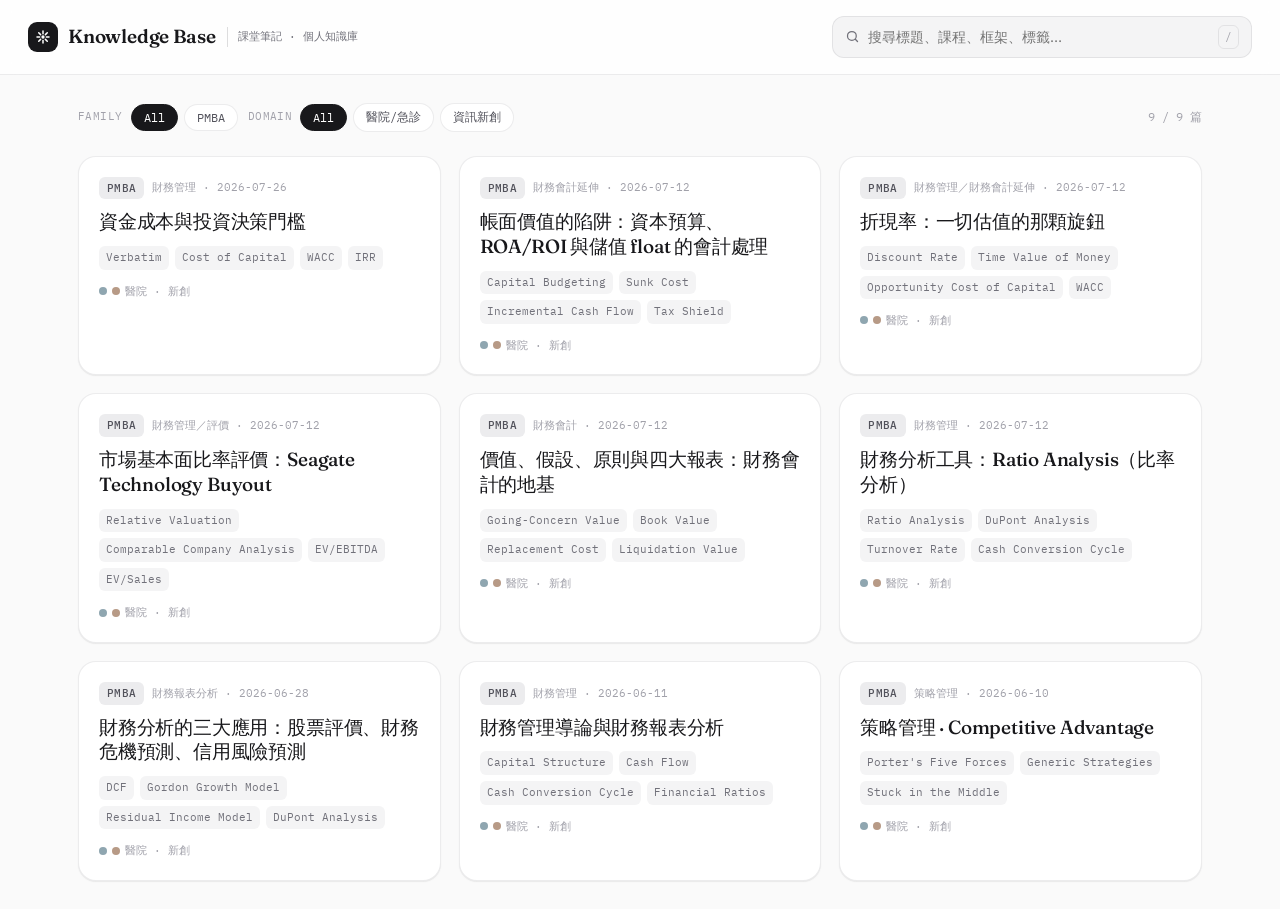
<file: index.html>
<!DOCTYPE html>
<html lang="zh-Hant">
<head>
<meta charset="utf-8">
<meta name="viewport" content="width=device-width, initial-scale=1">
<title>PMBA · Knowledge Base</title>
<link rel="stylesheet" href="assets/kb.css">
</head>
<body>

<header class="top">
  <div class="brand">
    <a href="index.html">
      <div class="brand-mark" aria-hidden="true">
        <svg viewBox="0 0 24 24" fill="none" stroke="currentColor" stroke-width="2" stroke-linecap="round">
          <circle cx="12" cy="12" r="2.2" fill="currentColor" stroke="none"></circle>
          <path d="M12 4 V 7.5"></path><path d="M12 16.5 V 20"></path>
          <path d="M4 12 H 7.5"></path><path d="M16.5 12 H 20"></path>
          <path d="M6.3 6.3 L 8.8 8.8"></path><path d="M15.2 15.2 L 17.7 17.7"></path>
          <path d="M17.7 6.3 L 15.2 8.8"></path><path d="M8.8 15.2 L 6.3 17.7"></path>
        </svg>
      </div>
      <div class="brand-wordmark">Knowledge Base</div>
      <span class="brand-tag">課堂筆記 · 個人知識庫</span>
    </a>
  </div>
  <div class="spacer"></div>
  <label class="search" for="q">
    <svg viewBox="0 0 24 24" width="15" height="15" fill="none" stroke="currentColor" stroke-width="2" stroke-linecap="round" stroke-linejoin="round"><circle cx="11" cy="11" r="7"></circle><path d="m20 20-3.5-3.5"></path></svg>
    <input id="q" placeholder="搜尋標題、課程、框架、標籤…">
    <span class="kbd">/</span>
  </label>
</header>

<main class="wrap">
  <div class="filters">
    <div class="filter-group" id="prefixFilters">
      <span class="filter-label">family</span>
      <button class="chip" data-prefix="*" aria-pressed="true">All</button>
    </div>
    <div class="filter-group" id="domainFilters">
      <span class="filter-label">domain</span>
      <button class="chip" data-domain="*" aria-pressed="true">All</button>
      <button class="chip" data-domain="hospital" aria-pressed="false">醫院/急診</button>
      <button class="chip" data-domain="startup" aria-pressed="false">資訊新創</button>
    </div>
    <span class="count" id="count"></span>
  </div>

  <div class="grid" id="grid"></div>
  <div class="empty" id="empty" style="display:none">沒有符合的筆記。</div>
</main>

<script>
const state = { notes: [], prefix: "*", domain: "*", q: "" };

const esc = s => String(s ?? "").replace(/[&<>"]/g, c => ({'&':'&amp;','<':'&lt;','>':'&gt;','"':'&quot;'}[c]));
const fmtDate = d => d || "—";

async function load() {
  try {
    const res = await fetch("notes.json", { cache: "no-store" });
    state.notes = await res.json();
  } catch (e) {
    state.notes = [];
    document.getElementById("empty").textContent = "讀不到 notes.json — 請先執行 build_manifest.py，或用本機伺服器開啟（檔案協定可能擋 fetch）。";
    document.getElementById("empty").style.display = "block";
  }
  // newest first
  state.notes.sort((a,b) => (b.date||"").localeCompare(a.date||"") || (b.created||"").localeCompare(a.created||""));
  buildPrefixChips();
  render();
}

function buildPrefixChips() {
  const prefixes = [...new Set(state.notes.map(n => n.prefix).filter(Boolean))].sort();
  const grp = document.getElementById("prefixFilters");
  prefixes.forEach(p => {
    const b = document.createElement("button");
    b.className = "chip"; b.dataset.prefix = p; b.setAttribute("aria-pressed","false"); b.textContent = p;
    grp.appendChild(b);
  });
}

function matches(n) {
  if (state.prefix !== "*" && n.prefix !== state.prefix) return false;
  if (state.domain !== "*" && !(n.domains||[]).includes(state.domain)) return false;
  if (state.q) {
    const hay = [n.title, n.course, n.topic, (n.tags||[]).join(" "), n.prefix].join(" ").toLowerCase();
    if (!hay.includes(state.q.toLowerCase())) return false;
  }
  return true;
}

function card(n) {
  const tags = (n.tags||[]).slice(0,4).map(t => `<span class="tag">${esc(t)}</span>`).join("");
  const dots = (n.domains||[]).map(d => `<span class="dot ${d}"></span>`).join("");
  const dlabel = (n.domains||[]).map(d => d==="hospital"?"醫院":d==="startup"?"新創":d).join(" · ");
  return `<a class="card" href="${esc(n.file)}">
    <div class="card-eyebrow">
      <span class="badge">${esc(n.prefix||"")}</span>
      <span class="card-meta">${esc(n.course||"")} · ${esc(fmtDate(n.date))}</span>
    </div>
    <h2>${esc(n.title||n.topic||n.id)}</h2>
    <div class="card-tags">${tags}</div>
    ${dots ? `<div class="domain-dots">${dots}<span class="dot-label">${esc(dlabel)}</span></div>` : ""}
  </a>`;
}

function render() {
  const list = state.notes.filter(matches);
  const grid = document.getElementById("grid");
  grid.innerHTML = list.map(card).join("");
  document.getElementById("empty").style.display = list.length ? "none" : "block";
  document.getElementById("count").textContent = `${list.length} / ${state.notes.length} 篇`;
}

// filters
document.addEventListener("click", e => {
  const chip = e.target.closest(".chip");
  if (!chip) return;
  if (chip.dataset.prefix !== undefined) {
    state.prefix = chip.dataset.prefix;
    document.querySelectorAll("[data-prefix]").forEach(c => c.setAttribute("aria-pressed", c===chip));
  }
  if (chip.dataset.domain !== undefined) {
    state.domain = chip.dataset.domain;
    document.querySelectorAll("[data-domain]").forEach(c => c.setAttribute("aria-pressed", c===chip));
  }
  render();
});

// search
const qEl = document.getElementById("q");
qEl.addEventListener("input", () => { state.q = qEl.value; render(); });
document.addEventListener("keydown", e => {
  if (e.key === "/" && document.activeElement !== qEl) { e.preventDefault(); qEl.focus(); }
});

load();
</script>
</body>
</html>
</file>
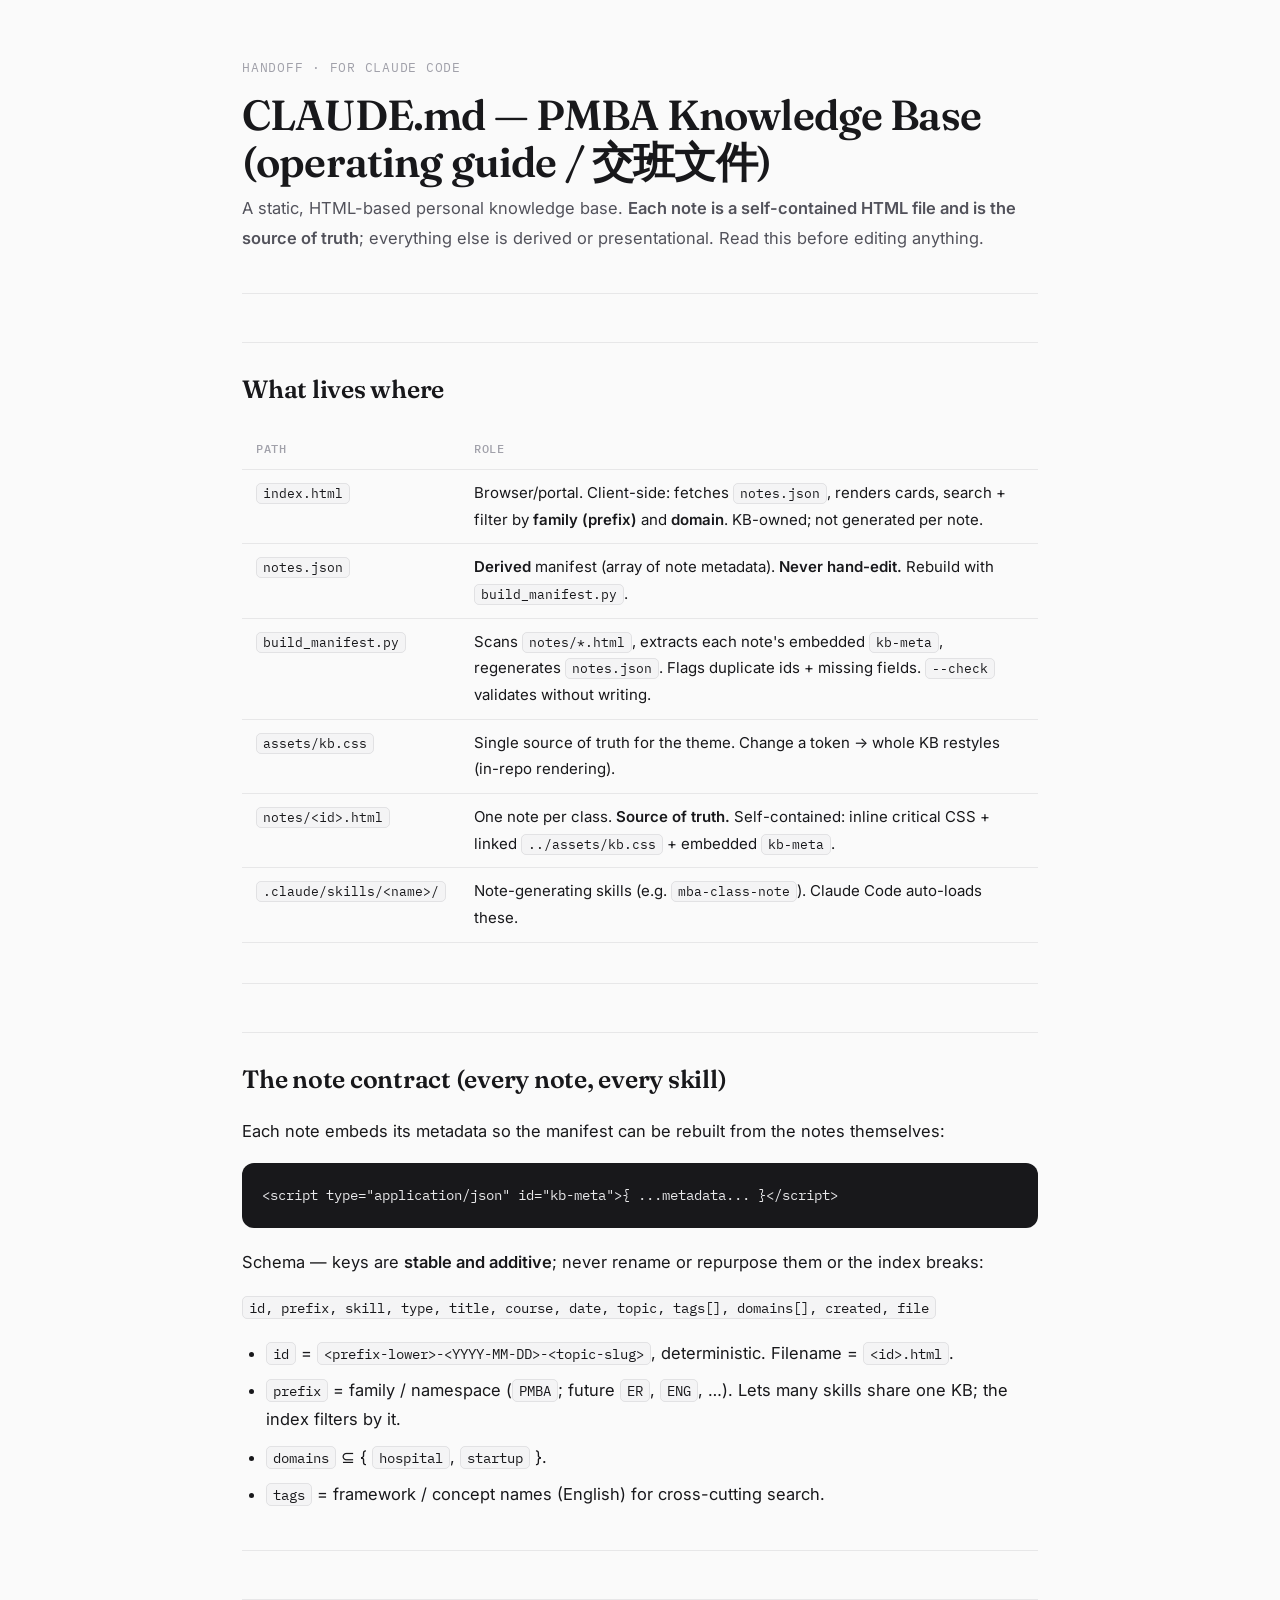
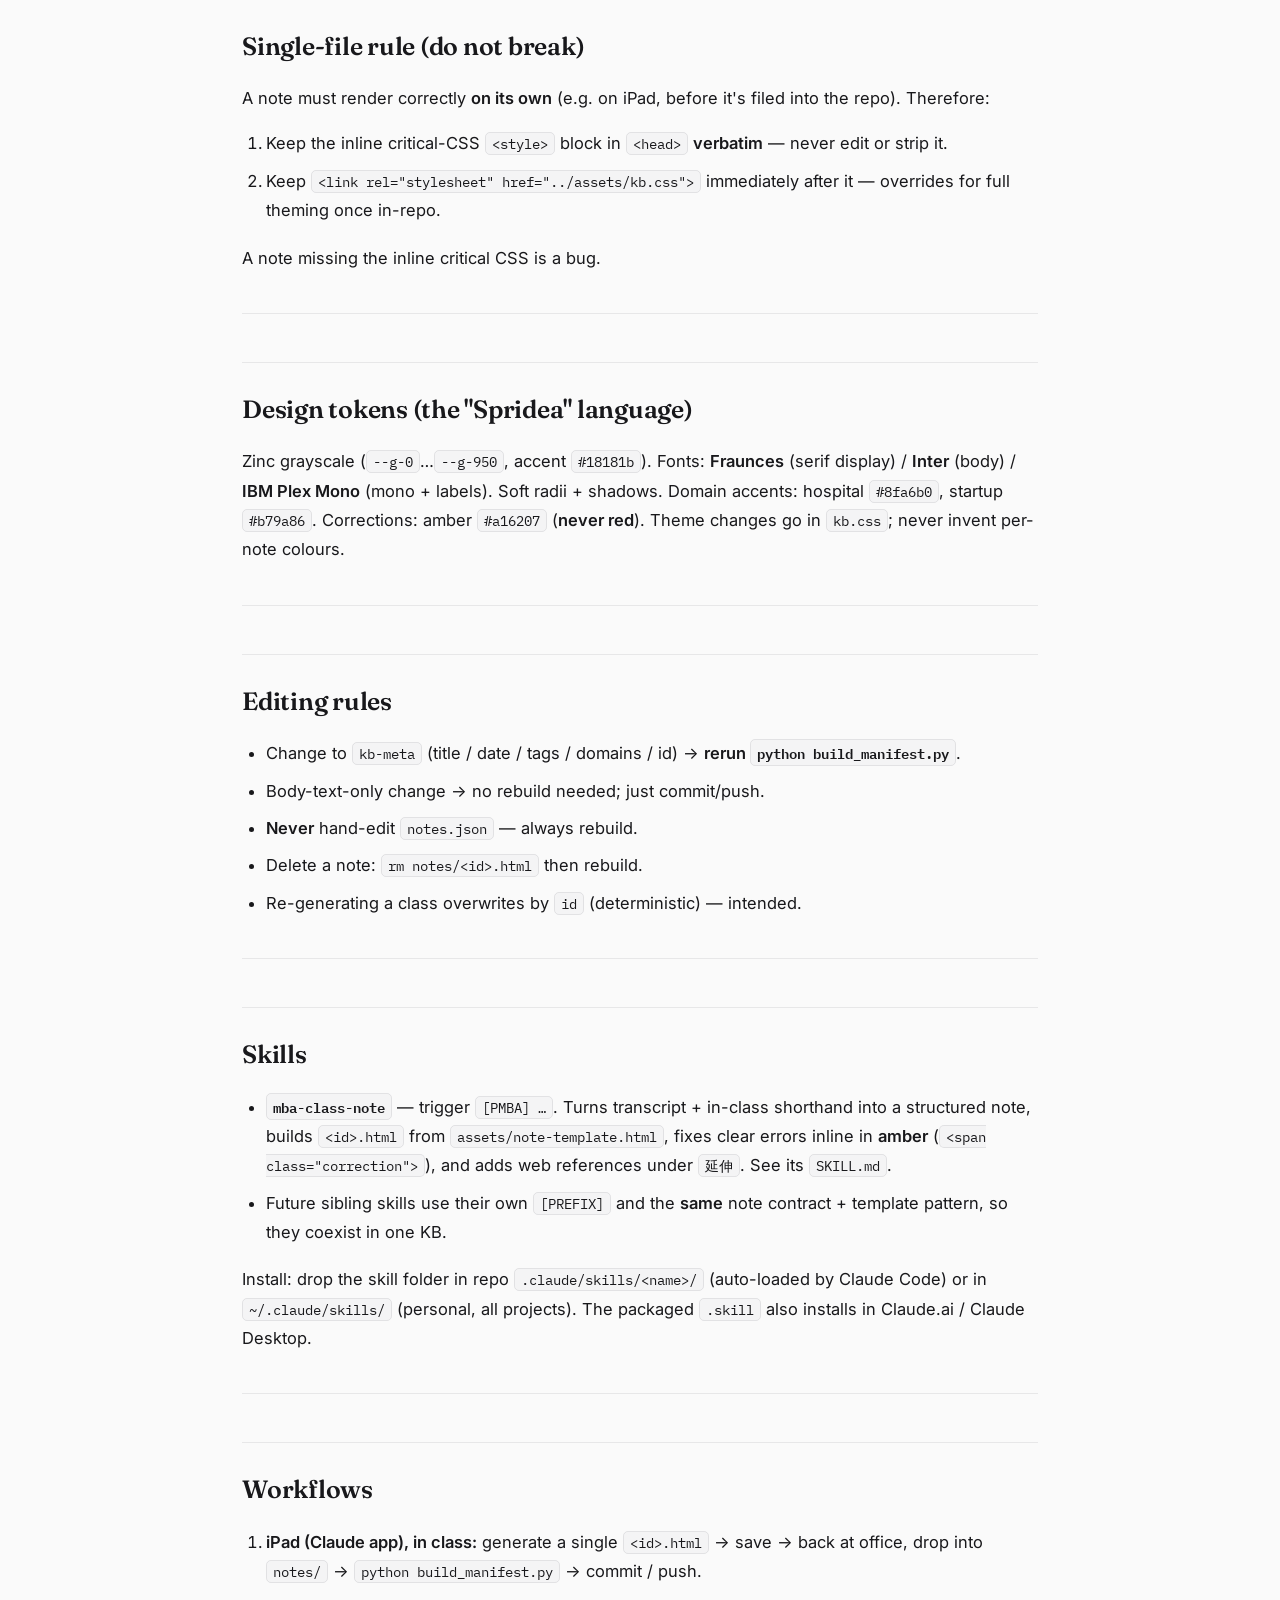
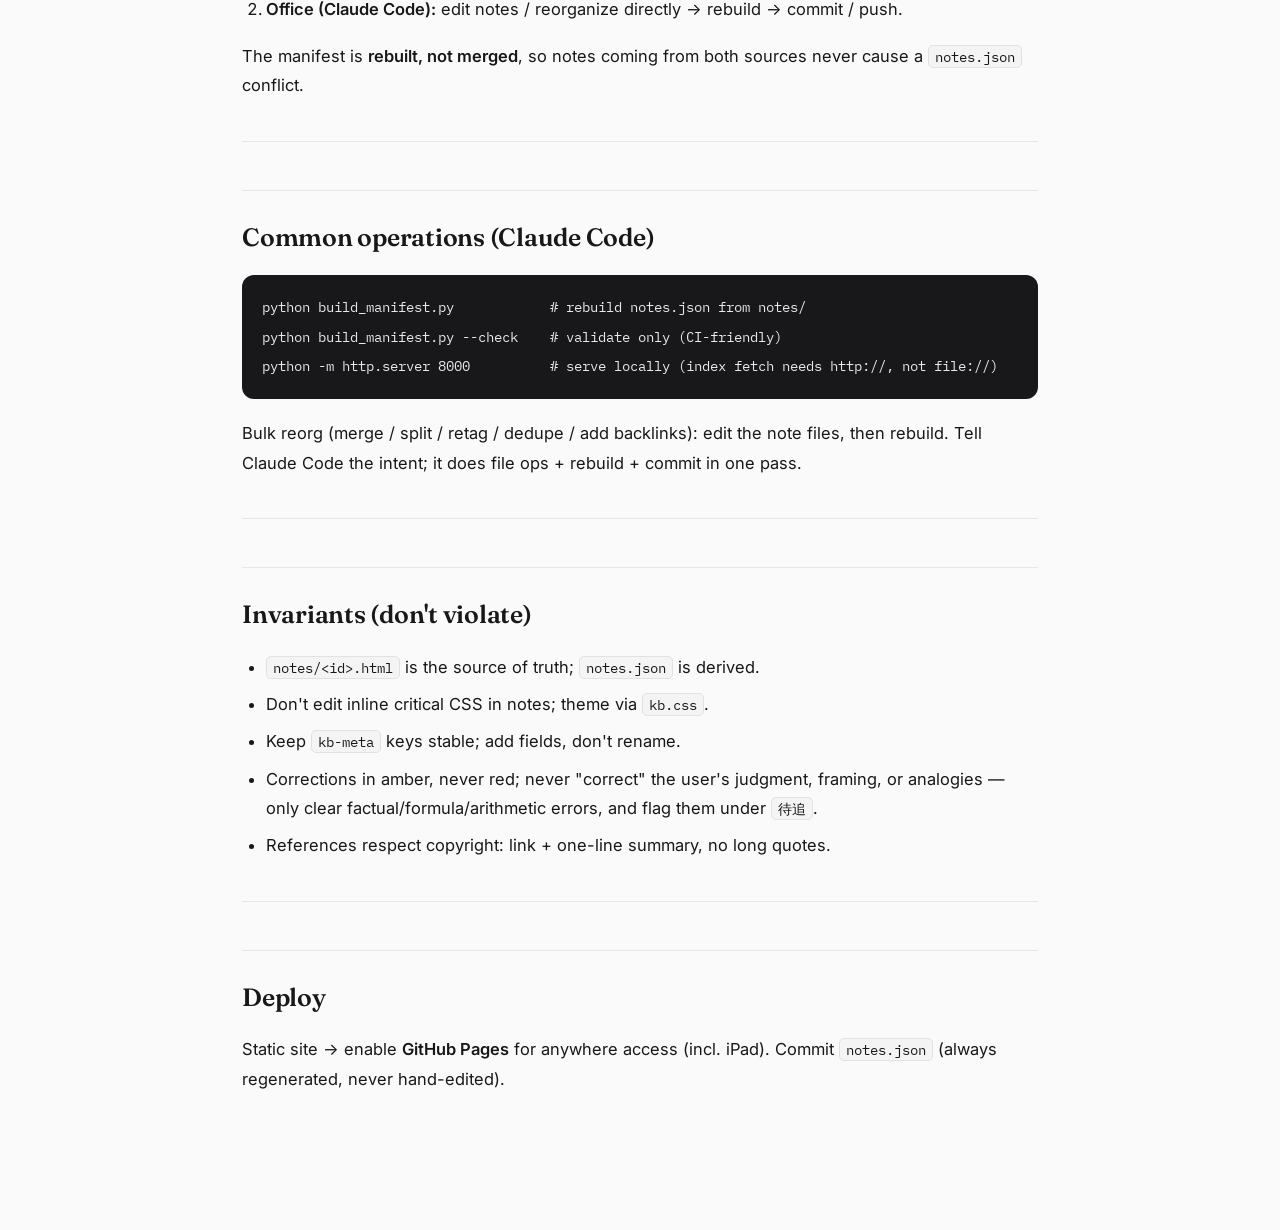
<file: HANDOFF.html>
<!DOCTYPE html>
<html lang="zh-Hant">
<head>
<meta charset="utf-8">
<meta name="viewport" content="width=device-width, initial-scale=1">
<title>PMBA KB — 架構交班文件</title>
<style>
@import url('https://fonts.googleapis.com/css2?family=Fraunces:opsz,wght@9..144,400;9..144,500;9..144,600&family=Inter:wght@400;500;600&family=IBM+Plex+Mono:wght@400;500&display=swap');
:root{--bg:#fafafa;--surface:#fff;--surface-2:#f4f4f5;--surface-3:#ececee;--border:rgba(24,24,27,.08);--border-strong:rgba(24,24,27,.14);--text:#18181b;--text-2:#52525b;--text-3:#71717a;--text-4:#a1a1aa;--accent:#18181b;--hospital:#8fa6b0;--startup:#b79a86;--correction:#a16207;--radius:12px;--sans:"Inter",system-ui,"PingFang TC","Noto Sans TC",sans-serif;--mono:"IBM Plex Mono",ui-monospace,Menlo,monospace;--serif:"Fraunces",Georgia,"Noto Serif TC",serif;}
*{margin:0;padding:0;box-sizing:border-box;}
body{background:var(--bg);color:var(--text);font-family:var(--sans);font-size:16.5px;line-height:1.78;-webkit-font-smoothing:antialiased;}
.doc{max-width:860px;margin:0 auto;padding:56px 32px 120px;}
h1{font-family:var(--serif);font-weight:600;font-size:42px;line-height:1.12;letter-spacing:-.02em;margin:0 0 8px;}
h2{font-family:var(--serif);font-weight:600;font-size:25px;letter-spacing:-.01em;margin:48px 0 16px;padding-top:24px;border-top:1px solid var(--border);}
h1+*{color:var(--text-2);}
p{margin:0 0 16px;}
ul,ol{margin:0 0 18px;padding-left:24px;}
li{margin-bottom:8px;line-height:1.78;}
strong{font-weight:600;}
a{color:var(--text-2);border-bottom:1px solid var(--border-strong);}
a:hover{color:var(--text);}
code{font-family:var(--mono);font-size:.86em;background:var(--surface-2);border:1px solid var(--border);border-radius:5px;padding:1px 6px;color:var(--text);}
pre{background:var(--text);color:#e8e8ea;border-radius:var(--radius);padding:18px 20px;overflow-x:auto;margin:0 0 20px;}
pre code{background:none;border:0;color:inherit;font-size:13.5px;padding:0;line-height:1.7;}
table{width:100%;border-collapse:collapse;margin:0 0 22px;font-size:15px;}
th,td{text-align:left;padding:10px 14px;border-bottom:1px solid var(--border);vertical-align:top;}
th{font-family:var(--mono);font-size:12px;text-transform:uppercase;letter-spacing:.05em;color:var(--text-4);font-weight:500;}
td code{white-space:nowrap;}
hr{border:0;border-top:1px solid var(--border);margin:40px 0;}
blockquote{border-left:3px solid var(--border-strong);padding-left:16px;color:var(--text-2);margin:0 0 18px;}
.eyebrow{font-family:var(--mono);font-size:12.5px;letter-spacing:.06em;text-transform:uppercase;color:var(--text-4);margin-bottom:14px;}
.amber{color:var(--correction);}
@media(max-width:600px){.doc{padding:36px 18px 80px;}h1{font-size:32px;}}
</style>
</head>
<body>
<div class="doc">
<div class="eyebrow">Handoff · for Claude Code</div>
<h1 id="claudemd-pmba-knowledge-base-operating-guide">CLAUDE.md — PMBA Knowledge Base (operating guide / 交班文件)</h1>
<p>A static, HTML-based personal knowledge base. <strong>Each note is a self-contained HTML file and is the source of truth</strong>; everything else is derived or presentational. Read this before editing anything.</p>
<hr />
<h2 id="what-lives-where">What lives where</h2>
<table>
<thead>
<tr>
<th>Path</th>
<th>Role</th>
</tr>
</thead>
<tbody>
<tr>
<td><code>index.html</code></td>
<td>Browser/portal. Client-side: fetches <code>notes.json</code>, renders cards, search + filter by <strong>family (prefix)</strong> and <strong>domain</strong>. KB-owned; not generated per note.</td>
</tr>
<tr>
<td><code>notes.json</code></td>
<td><strong>Derived</strong> manifest (array of note metadata). <strong>Never hand-edit.</strong> Rebuild with <code>build_manifest.py</code>.</td>
</tr>
<tr>
<td><code>build_manifest.py</code></td>
<td>Scans <code>notes/*.html</code>, extracts each note's embedded <code>kb-meta</code>, regenerates <code>notes.json</code>. Flags duplicate ids + missing fields. <code>--check</code> validates without writing.</td>
</tr>
<tr>
<td><code>assets/kb.css</code></td>
<td>Single source of truth for the theme. Change a token → whole KB restyles (in-repo rendering).</td>
</tr>
<tr>
<td><code>notes/&lt;id&gt;.html</code></td>
<td>One note per class. <strong>Source of truth.</strong> Self-contained: inline critical CSS + linked <code>../assets/kb.css</code> + embedded <code>kb-meta</code>.</td>
</tr>
<tr>
<td><code>.claude/skills/&lt;name&gt;/</code></td>
<td>Note-generating skills (e.g. <code>mba-class-note</code>). Claude Code auto-loads these.</td>
</tr>
</tbody>
</table>
<hr />
<h2 id="the-note-contract-every-note-every-skill">The note contract (every note, every skill)</h2>
<p>Each note embeds its metadata so the manifest can be rebuilt from the notes themselves:</p>
<pre><code class="language-html">&lt;script type=&quot;application/json&quot; id=&quot;kb-meta&quot;&gt;{ ...metadata... }&lt;/script&gt;
</code></pre>
<p>Schema — keys are <strong>stable and additive</strong>; never rename or repurpose them or the index breaks:</p>
<p><code>id, prefix, skill, type, title, course, date, topic, tags[], domains[], created, file</code></p>
<ul>
<li><code>id</code> = <code>&lt;prefix-lower&gt;-&lt;YYYY-MM-DD&gt;-&lt;topic-slug&gt;</code>, deterministic. Filename = <code>&lt;id&gt;.html</code>.</li>
<li><code>prefix</code> = family / namespace (<code>PMBA</code>; future <code>ER</code>, <code>ENG</code>, …). Lets many skills share one KB; the index filters by it.</li>
<li><code>domains</code> ⊆ { <code>hospital</code>, <code>startup</code> }.</li>
<li><code>tags</code> = framework / concept names (English) for cross-cutting search.</li>
</ul>
<hr />
<h2 id="single-file-rule-do-not-break">Single-file rule (do not break)</h2>
<p>A note must render correctly <strong>on its own</strong> (e.g. on iPad, before it's filed into the repo). Therefore:</p>
<ol>
<li>Keep the inline critical-CSS <code>&lt;style&gt;</code> block in <code>&lt;head&gt;</code> <strong>verbatim</strong> — never edit or strip it.</li>
<li>Keep <code>&lt;link rel="stylesheet" href="../assets/kb.css"&gt;</code> immediately after it — overrides for full theming once in-repo.</li>
</ol>
<p>A note missing the inline critical CSS is a bug.</p>
<hr />
<h2 id="design-tokens-the-spridea-language">Design tokens (the "Spridea" language)</h2>
<p>Zinc grayscale (<code>--g-0</code>…<code>--g-950</code>, accent <code>#18181b</code>). Fonts: <strong>Fraunces</strong> (serif display) / <strong>Inter</strong> (body) / <strong>IBM Plex Mono</strong> (mono + labels). Soft radii + shadows. Domain accents: hospital <code>#8fa6b0</code>, startup <code>#b79a86</code>. Corrections: amber <code>#a16207</code> (<strong>never red</strong>). Theme changes go in <code>kb.css</code>; never invent per-note colours.</p>
<hr />
<h2 id="editing-rules">Editing rules</h2>
<ul>
<li>Change to <code>kb-meta</code> (title / date / tags / domains / id) → <strong>rerun <code>python build_manifest.py</code></strong>.</li>
<li>Body-text-only change → no rebuild needed; just commit/push.</li>
<li><strong>Never</strong> hand-edit <code>notes.json</code> — always rebuild.</li>
<li>Delete a note: <code>rm notes/&lt;id&gt;.html</code> then rebuild.</li>
<li>Re-generating a class overwrites by <code>id</code> (deterministic) — intended.</li>
</ul>
<hr />
<h2 id="skills">Skills</h2>
<ul>
<li><strong><code>mba-class-note</code></strong> — trigger <code>[PMBA] …</code>. Turns transcript + in-class shorthand into a structured note, builds <code>&lt;id&gt;.html</code> from <code>assets/note-template.html</code>, fixes clear errors inline in <strong>amber</strong> (<code>&lt;span class="correction"&gt;</code>), and adds web references under <code>延伸</code>. See its <code>SKILL.md</code>.</li>
<li>Future sibling skills use their own <code>[PREFIX]</code> and the <strong>same</strong> note contract + template pattern, so they coexist in one KB.</li>
</ul>
<p>Install: drop the skill folder in repo <code>.claude/skills/&lt;name&gt;/</code> (auto-loaded by Claude Code) or in <code>~/.claude/skills/</code> (personal, all projects). The packaged <code>.skill</code> also installs in Claude.ai / Claude Desktop.</p>
<hr />
<h2 id="workflows">Workflows</h2>
<ol>
<li><strong>iPad (Claude app), in class:</strong> generate a single <code>&lt;id&gt;.html</code> → save → back at office, drop into <code>notes/</code> → <code>python build_manifest.py</code> → commit / push.</li>
<li><strong>Office (Claude Code):</strong> edit notes / reorganize directly → rebuild → commit / push.</li>
</ol>
<p>The manifest is <strong>rebuilt, not merged</strong>, so notes coming from both sources never cause a <code>notes.json</code> conflict.</p>
<hr />
<h2 id="common-operations-claude-code">Common operations (Claude Code)</h2>
<pre><code class="language-bash">python build_manifest.py            # rebuild notes.json from notes/
python build_manifest.py --check    # validate only (CI-friendly)
python -m http.server 8000          # serve locally (index fetch needs http://, not file://)
</code></pre>
<p>Bulk reorg (merge / split / retag / dedupe / add backlinks): edit the note files, then rebuild. Tell Claude Code the intent; it does file ops + rebuild + commit in one pass.</p>
<hr />
<h2 id="invariants-dont-violate">Invariants (don't violate)</h2>
<ul>
<li><code>notes/&lt;id&gt;.html</code> is the source of truth; <code>notes.json</code> is derived.</li>
<li>Don't edit inline critical CSS in notes; theme via <code>kb.css</code>.</li>
<li>Keep <code>kb-meta</code> keys stable; add fields, don't rename.</li>
<li>Corrections in amber, never red; never "correct" the user's judgment, framing, or analogies — only clear factual/formula/arithmetic errors, and flag them under <code>待追</code>.</li>
<li>References respect copyright: link + one-line summary, no long quotes.</li>
</ul>
<hr />
<h2 id="deploy">Deploy</h2>
<p>Static site → enable <strong>GitHub Pages</strong> for anywhere access (incl. iPad). Commit <code>notes.json</code> (always regenerated, never hand-edited).</p>
</div>
</body>
</html>
</file>
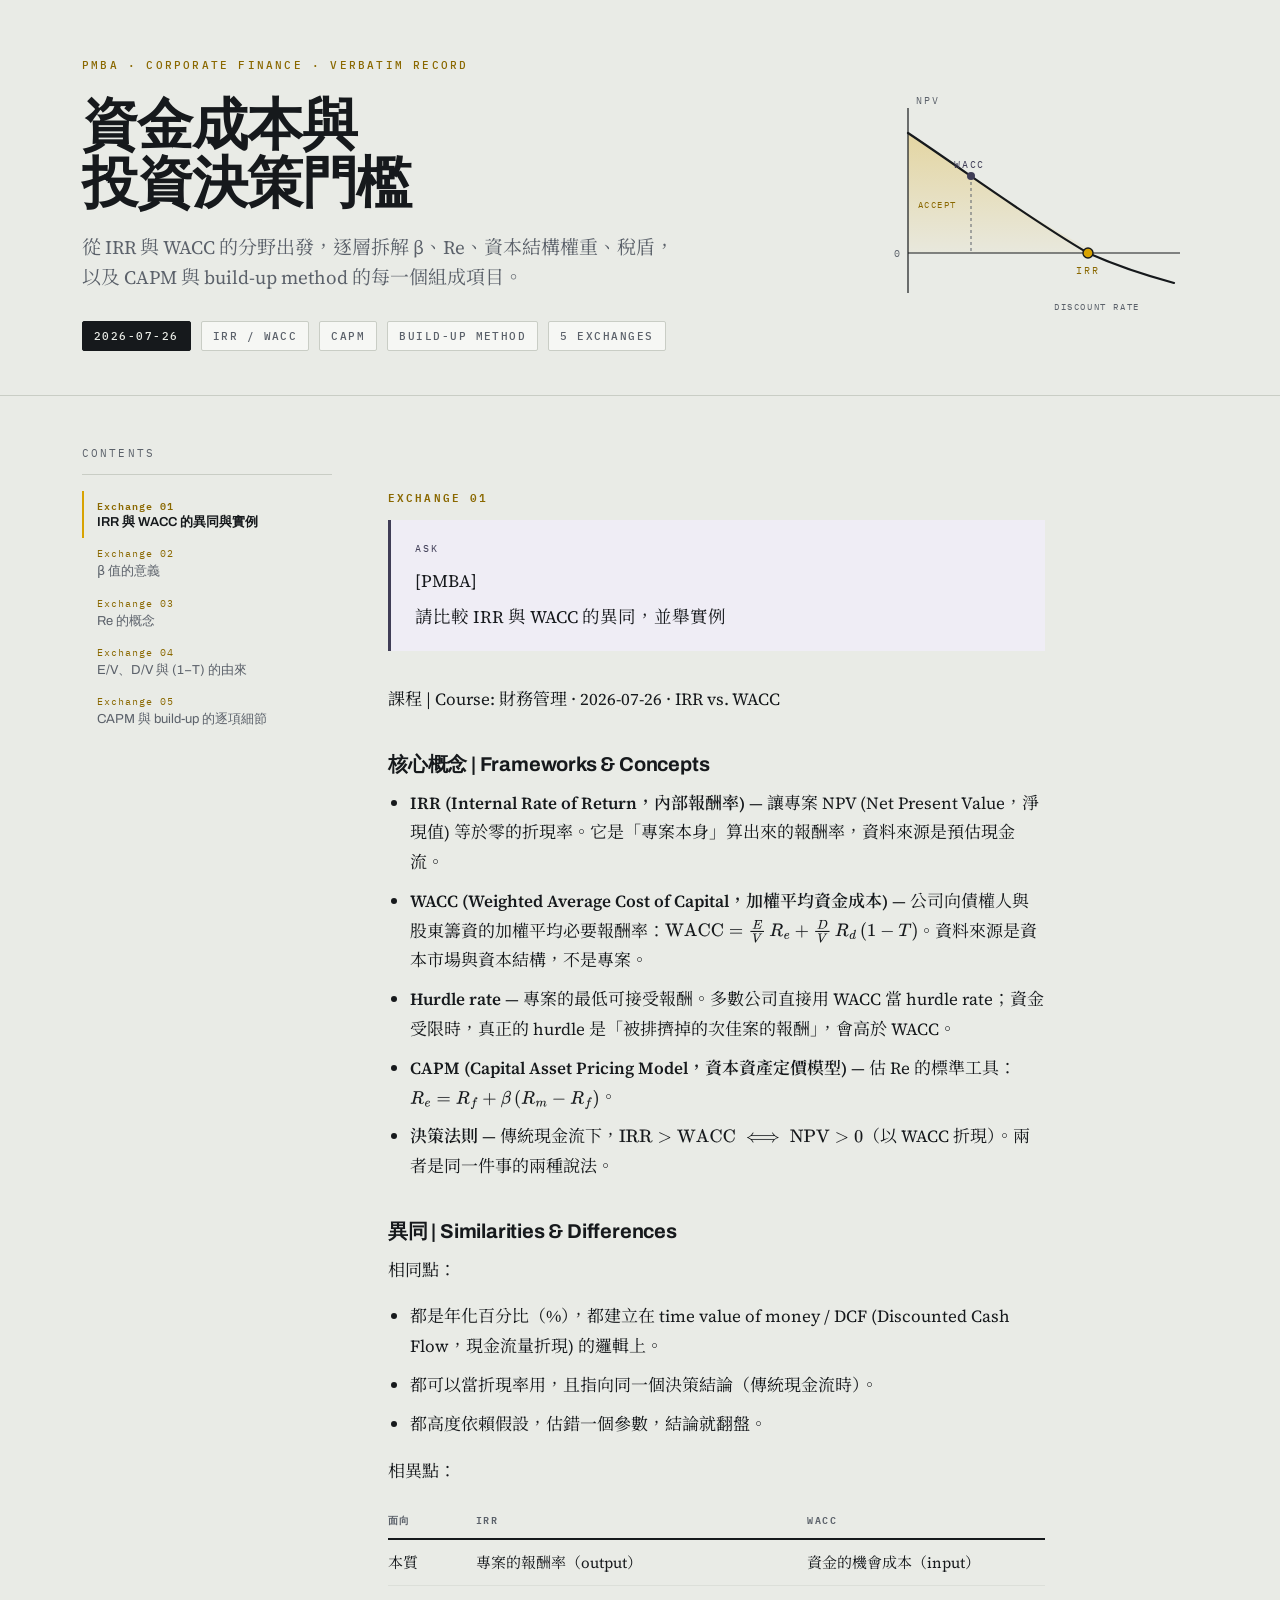
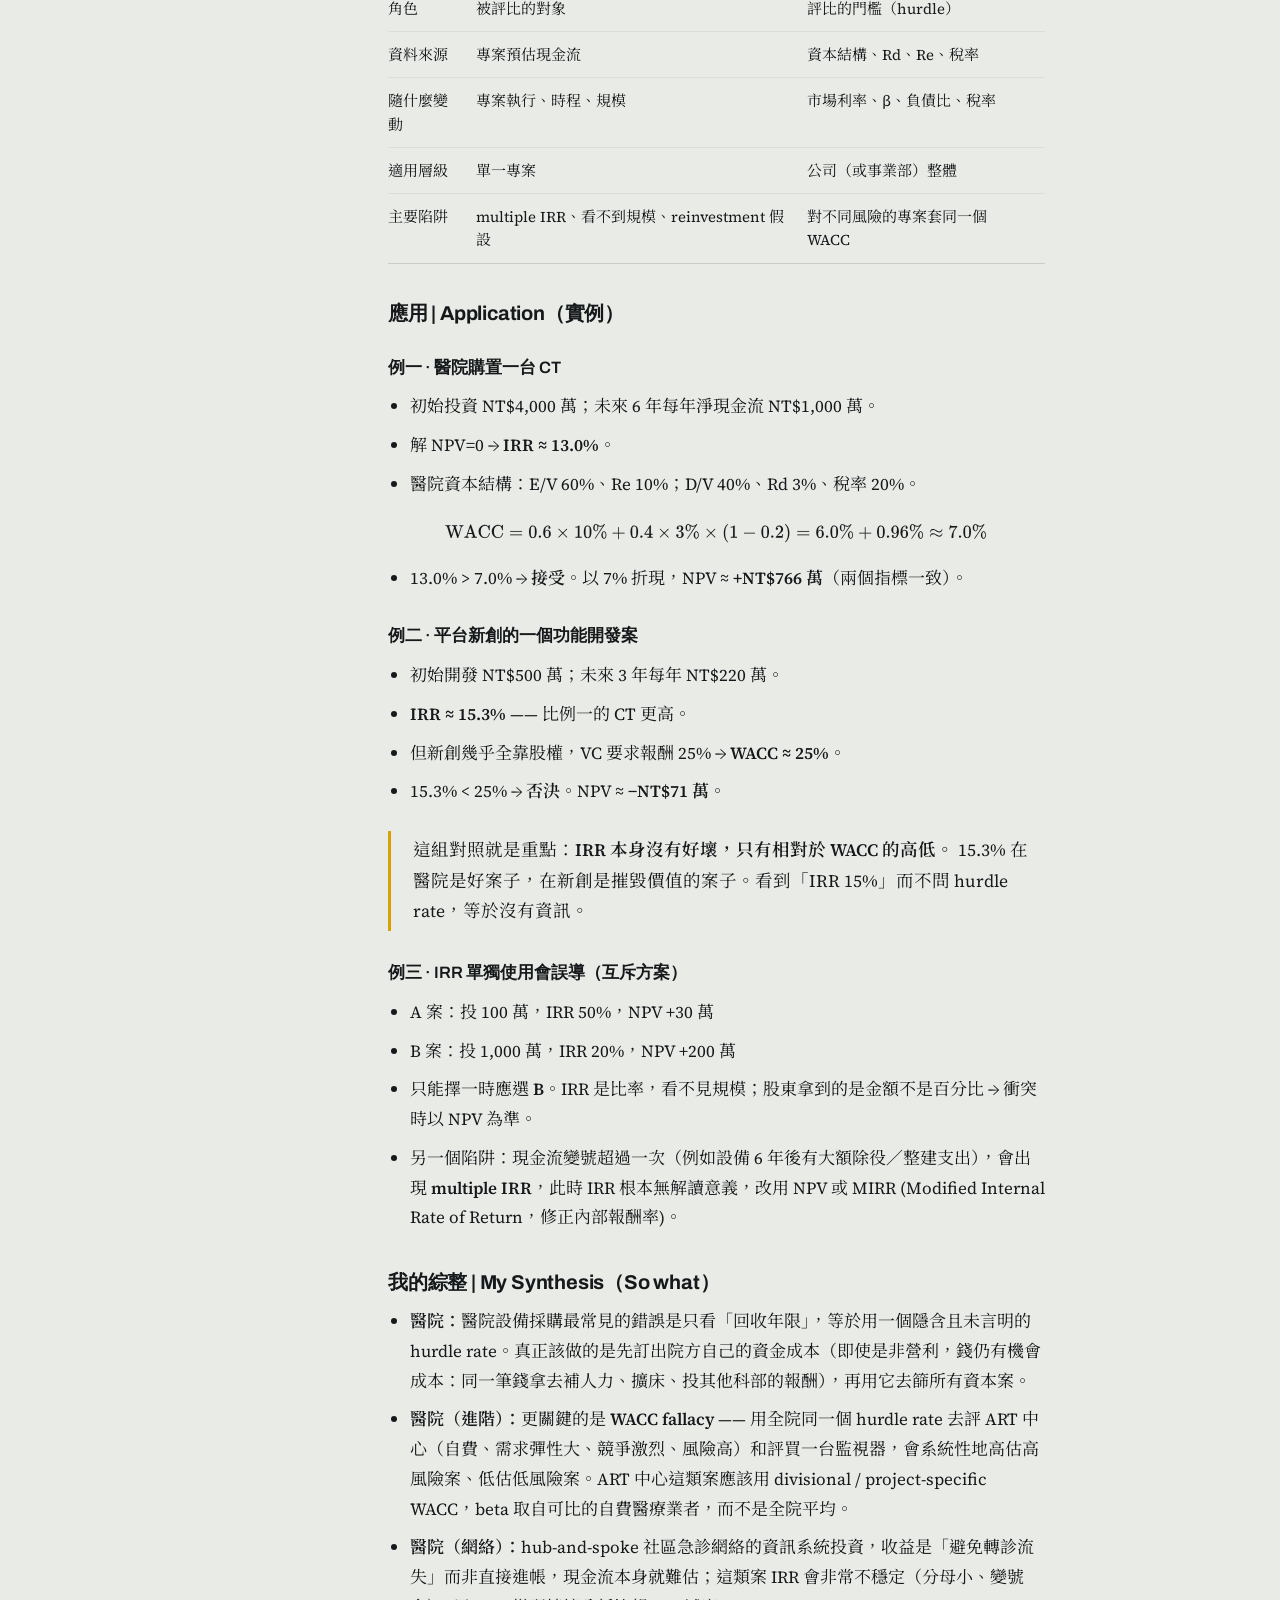
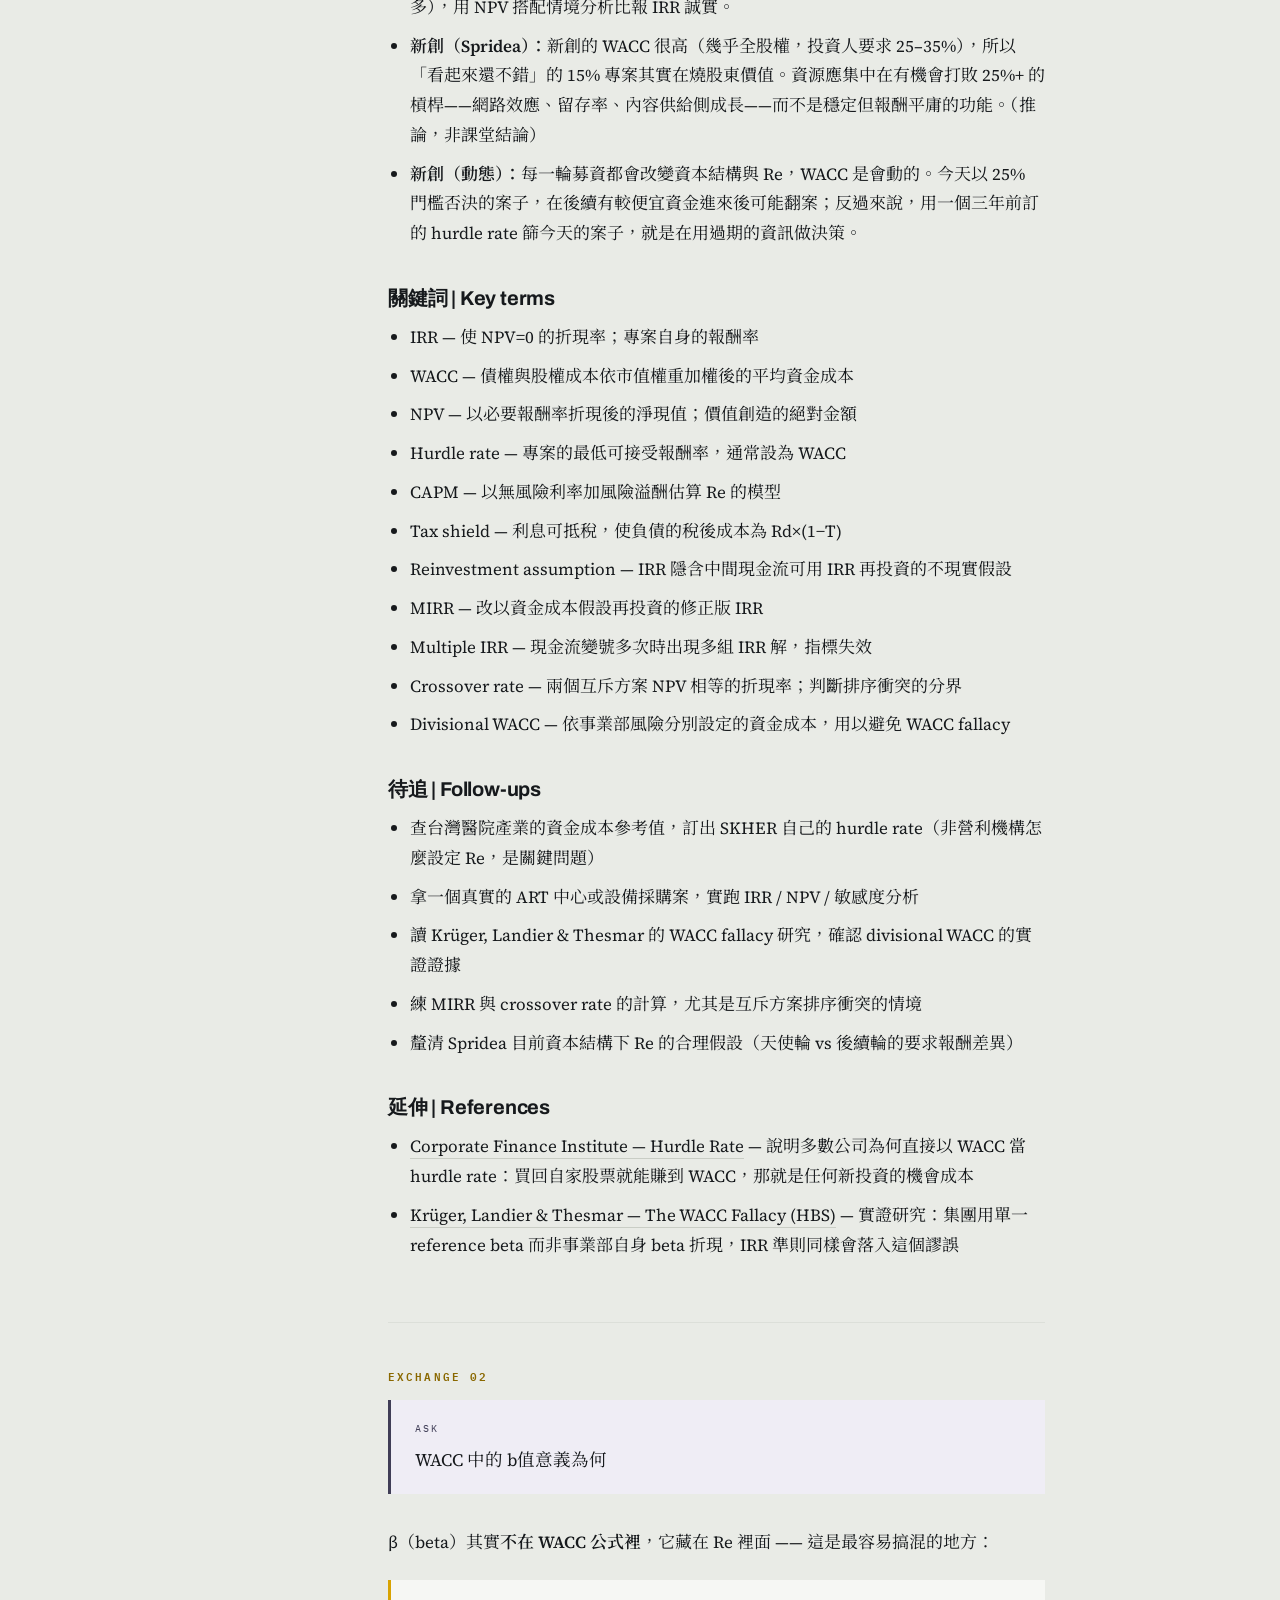
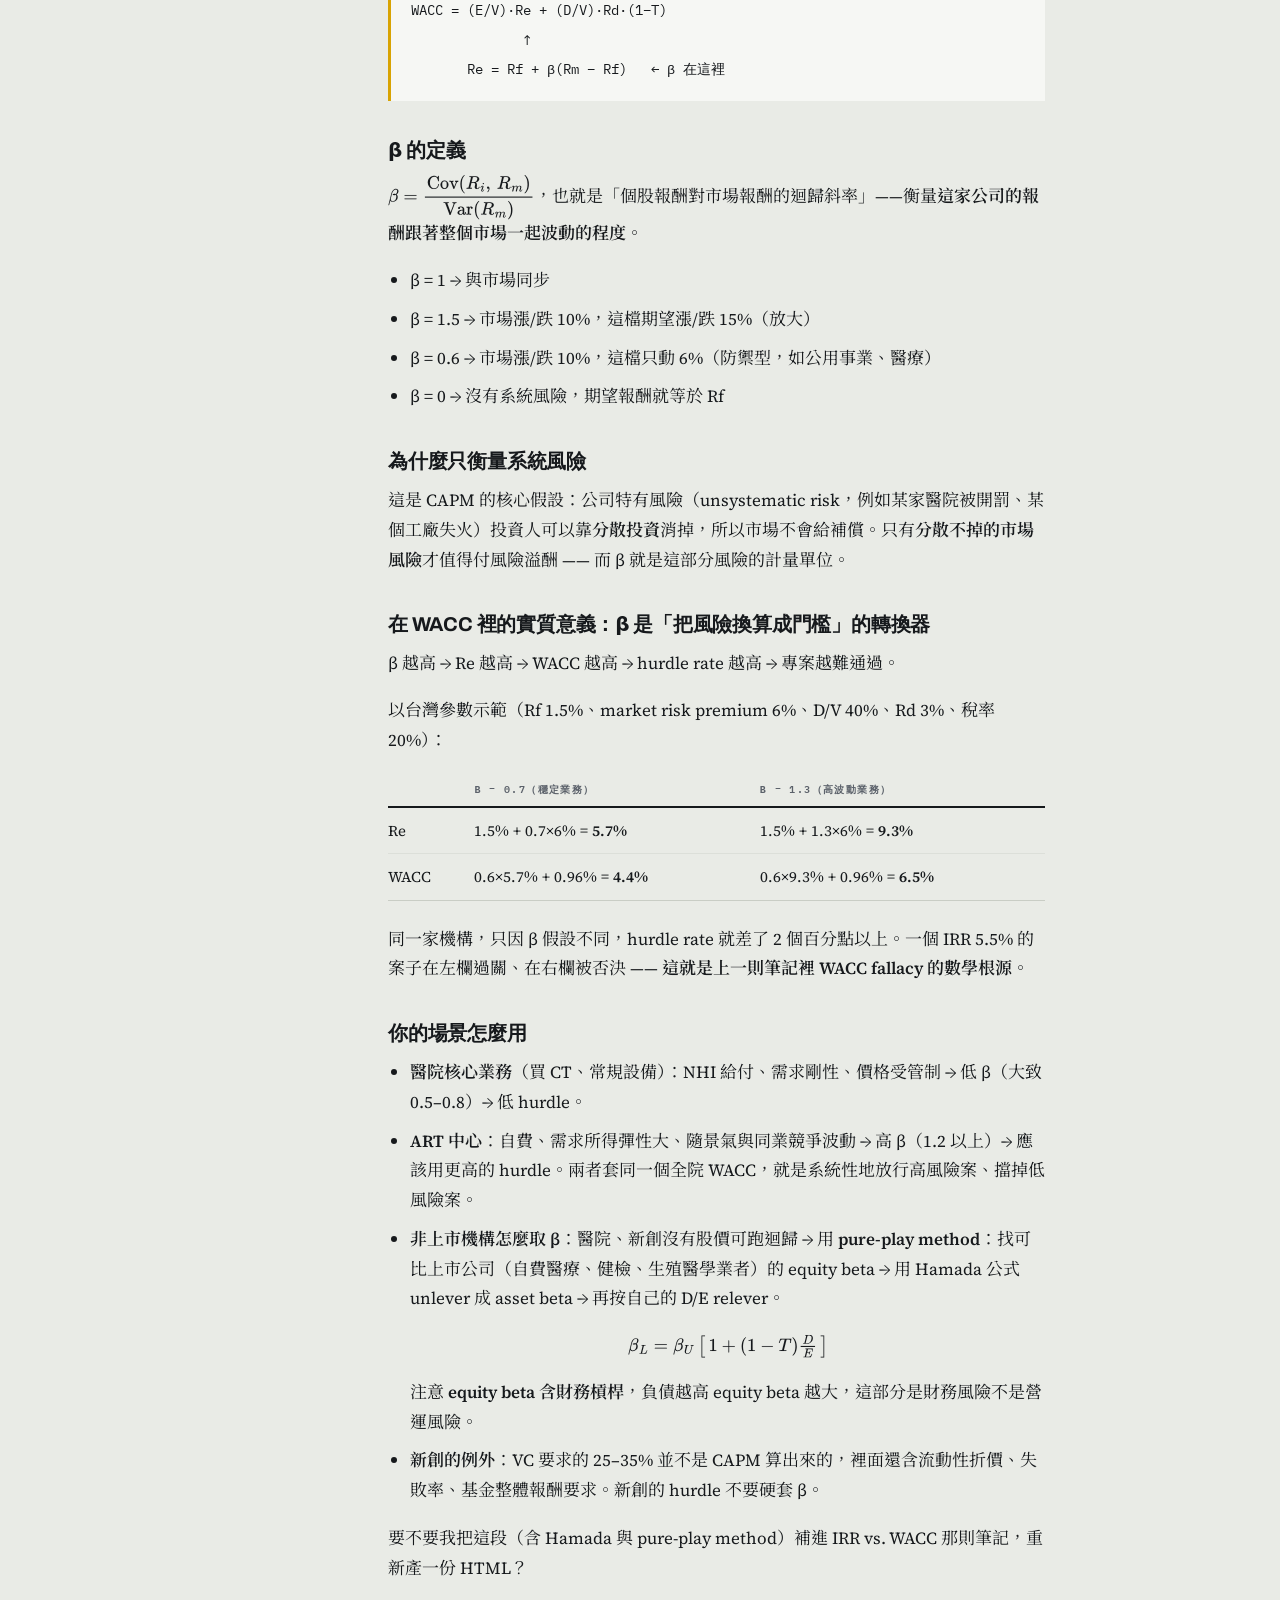
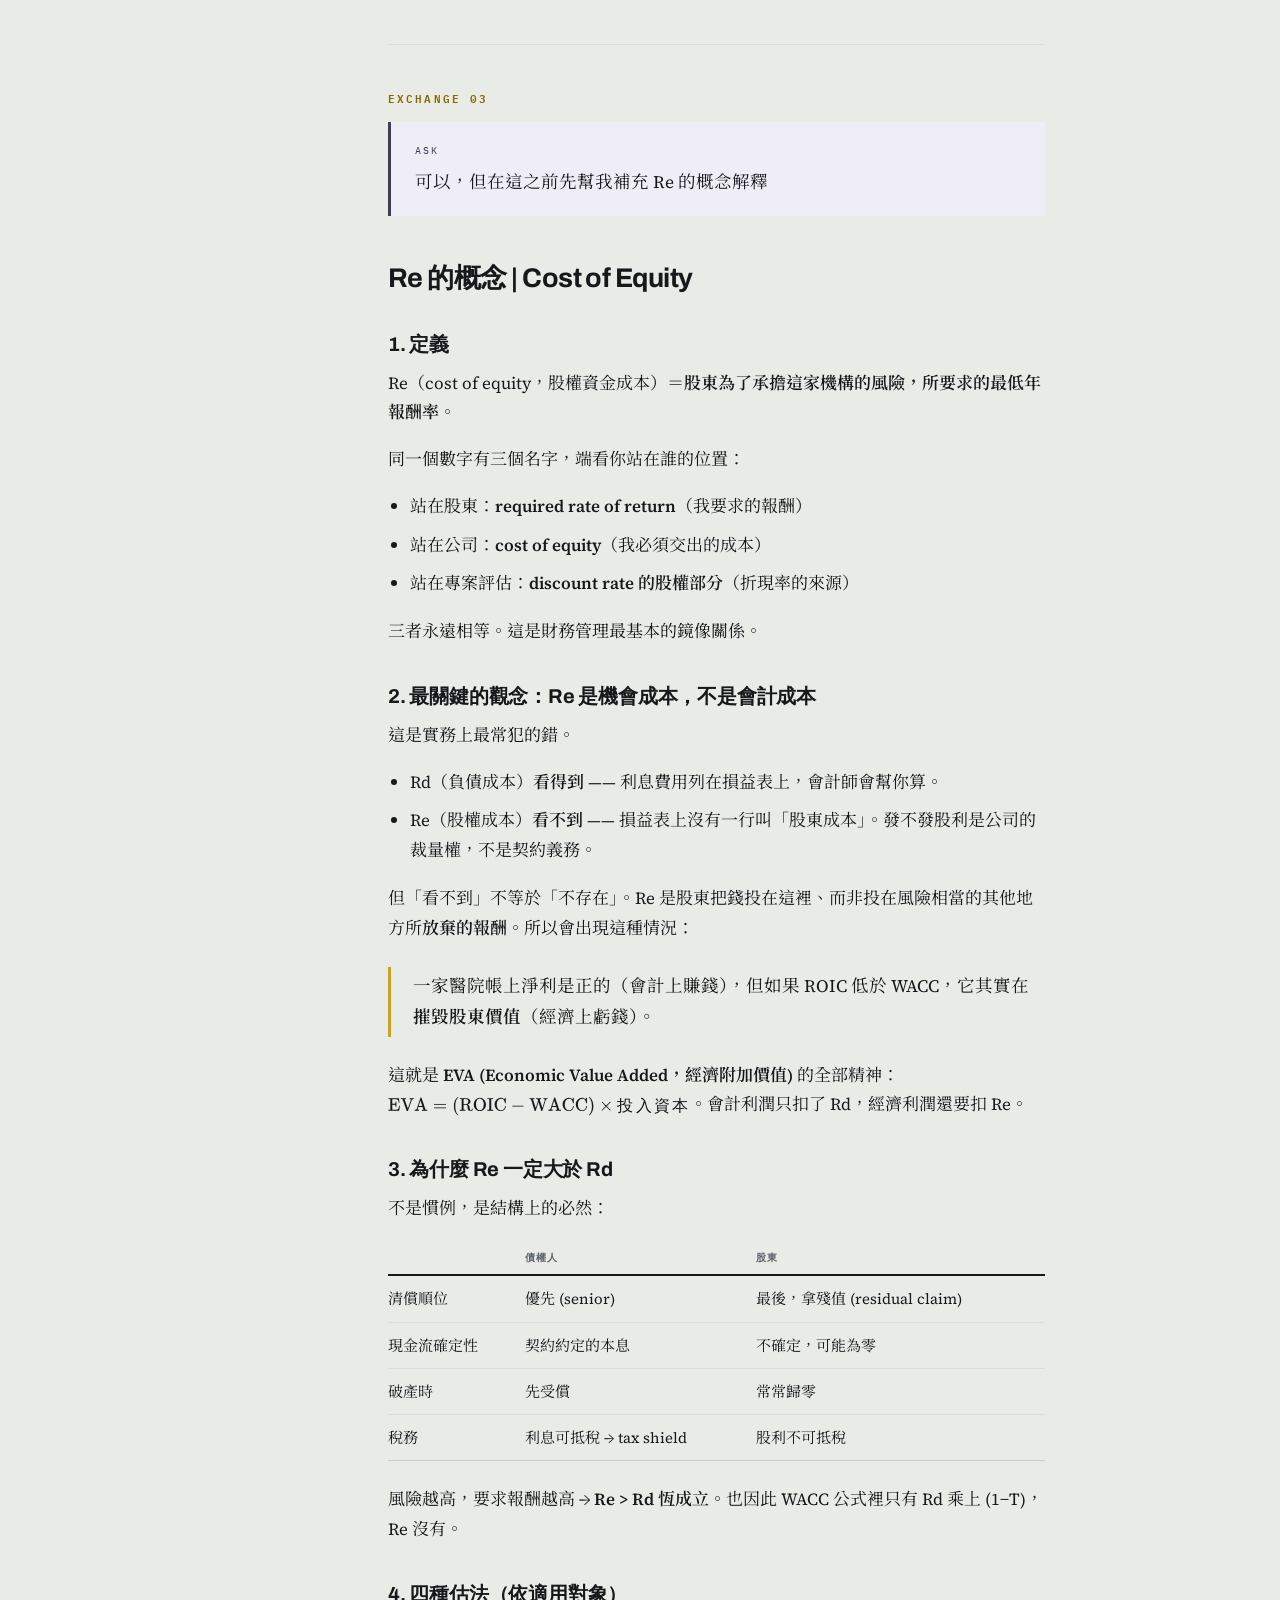
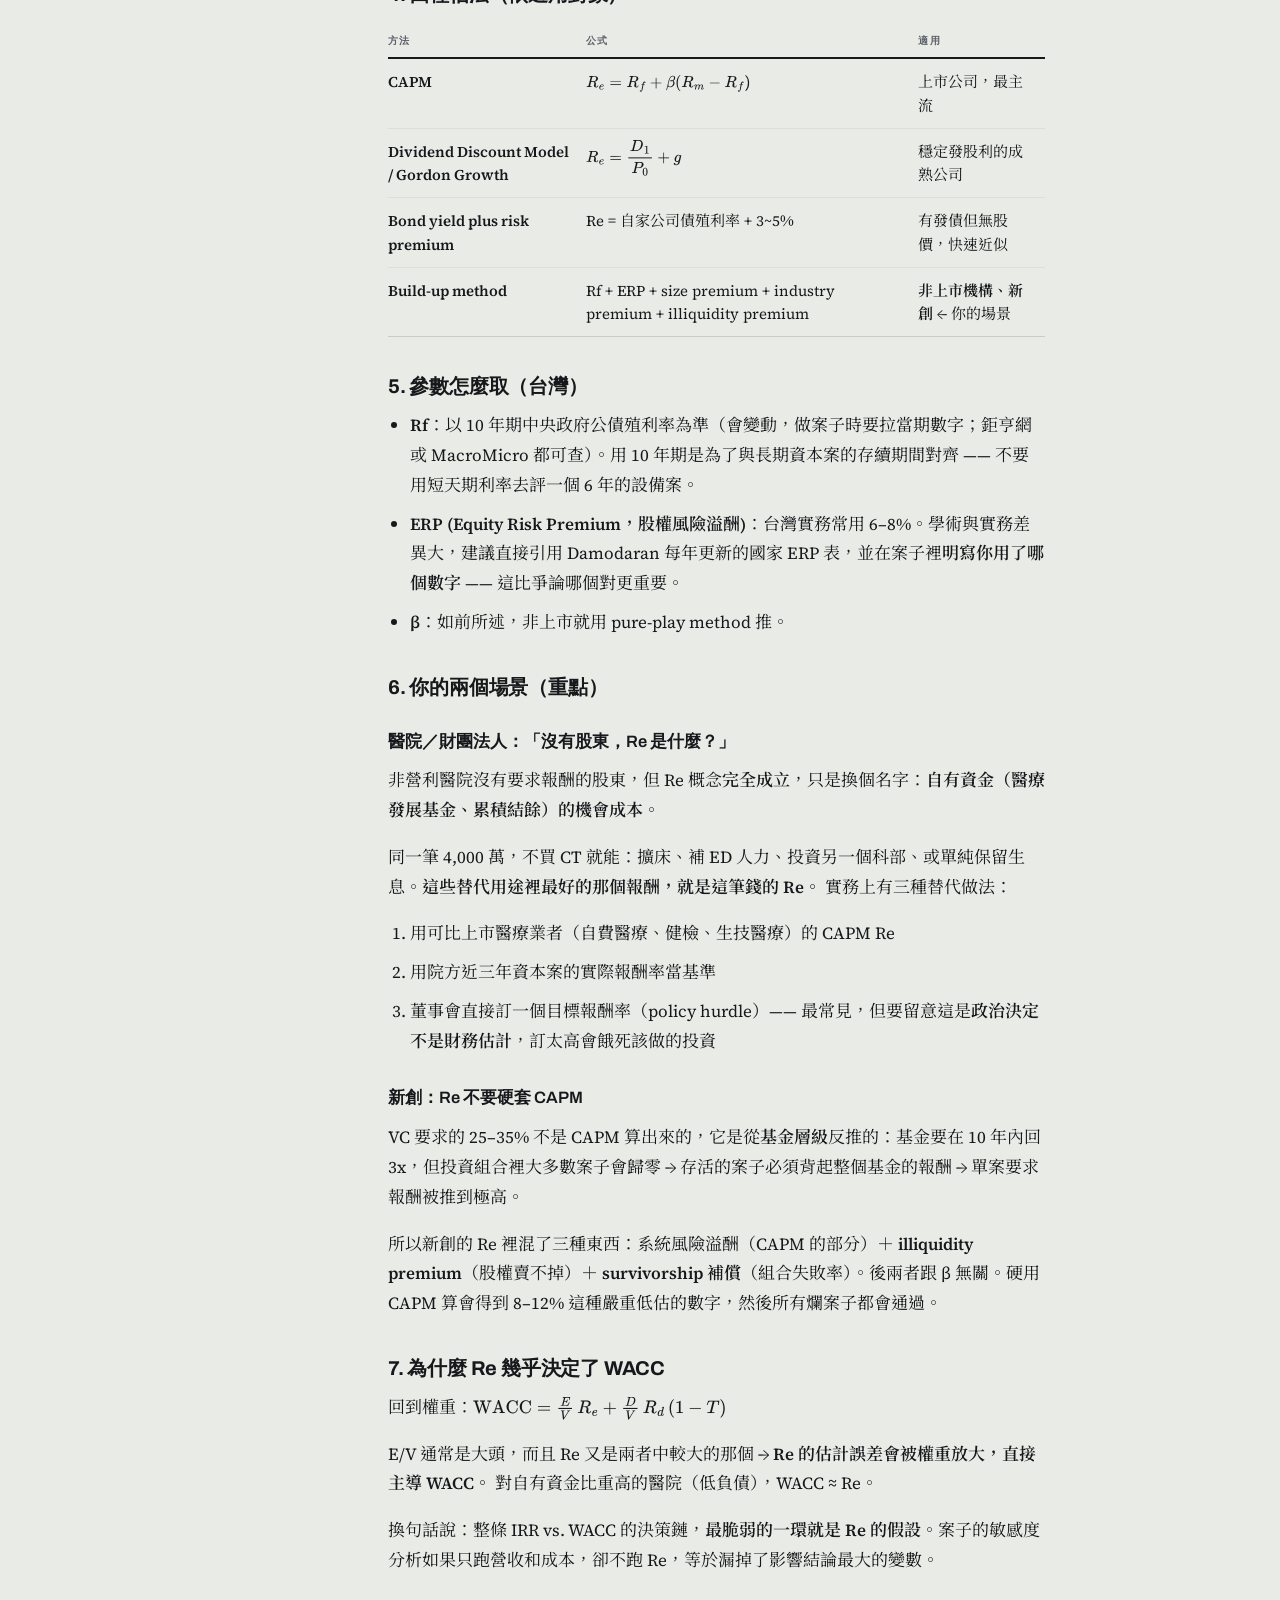
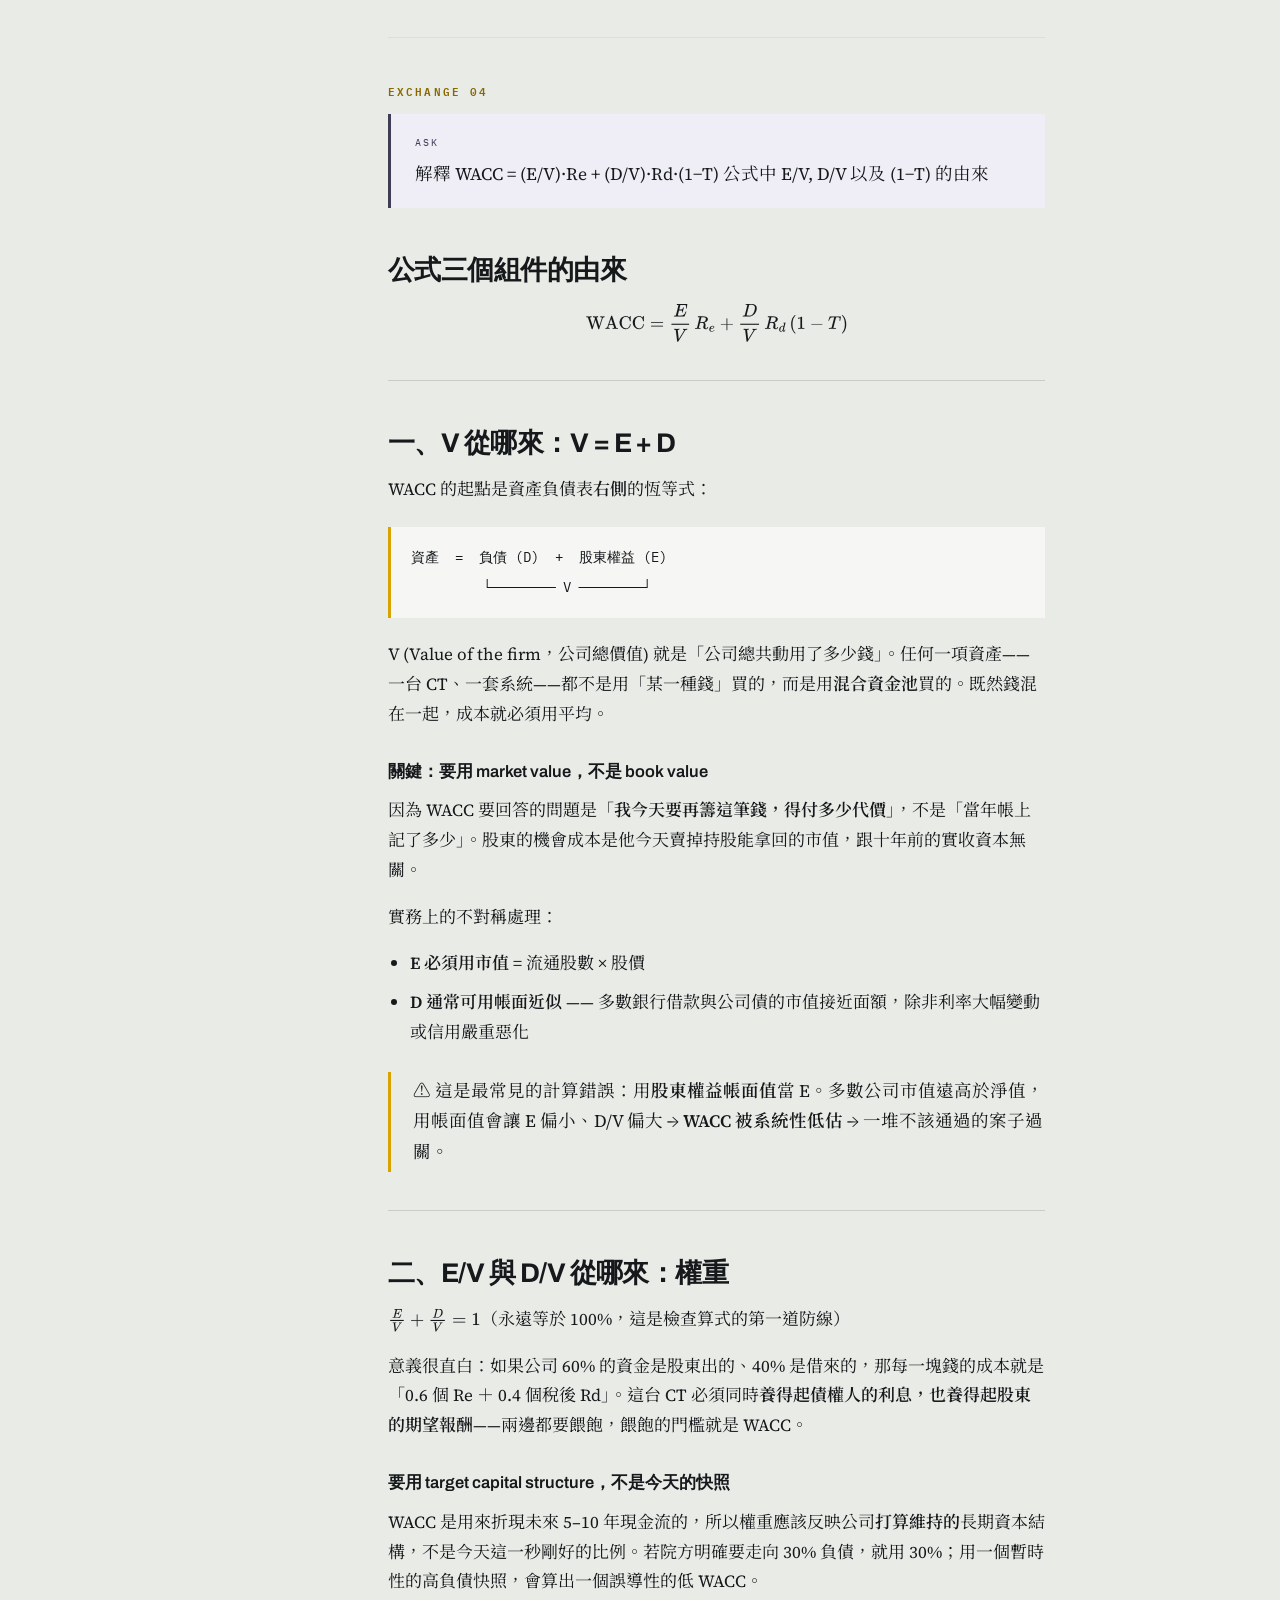
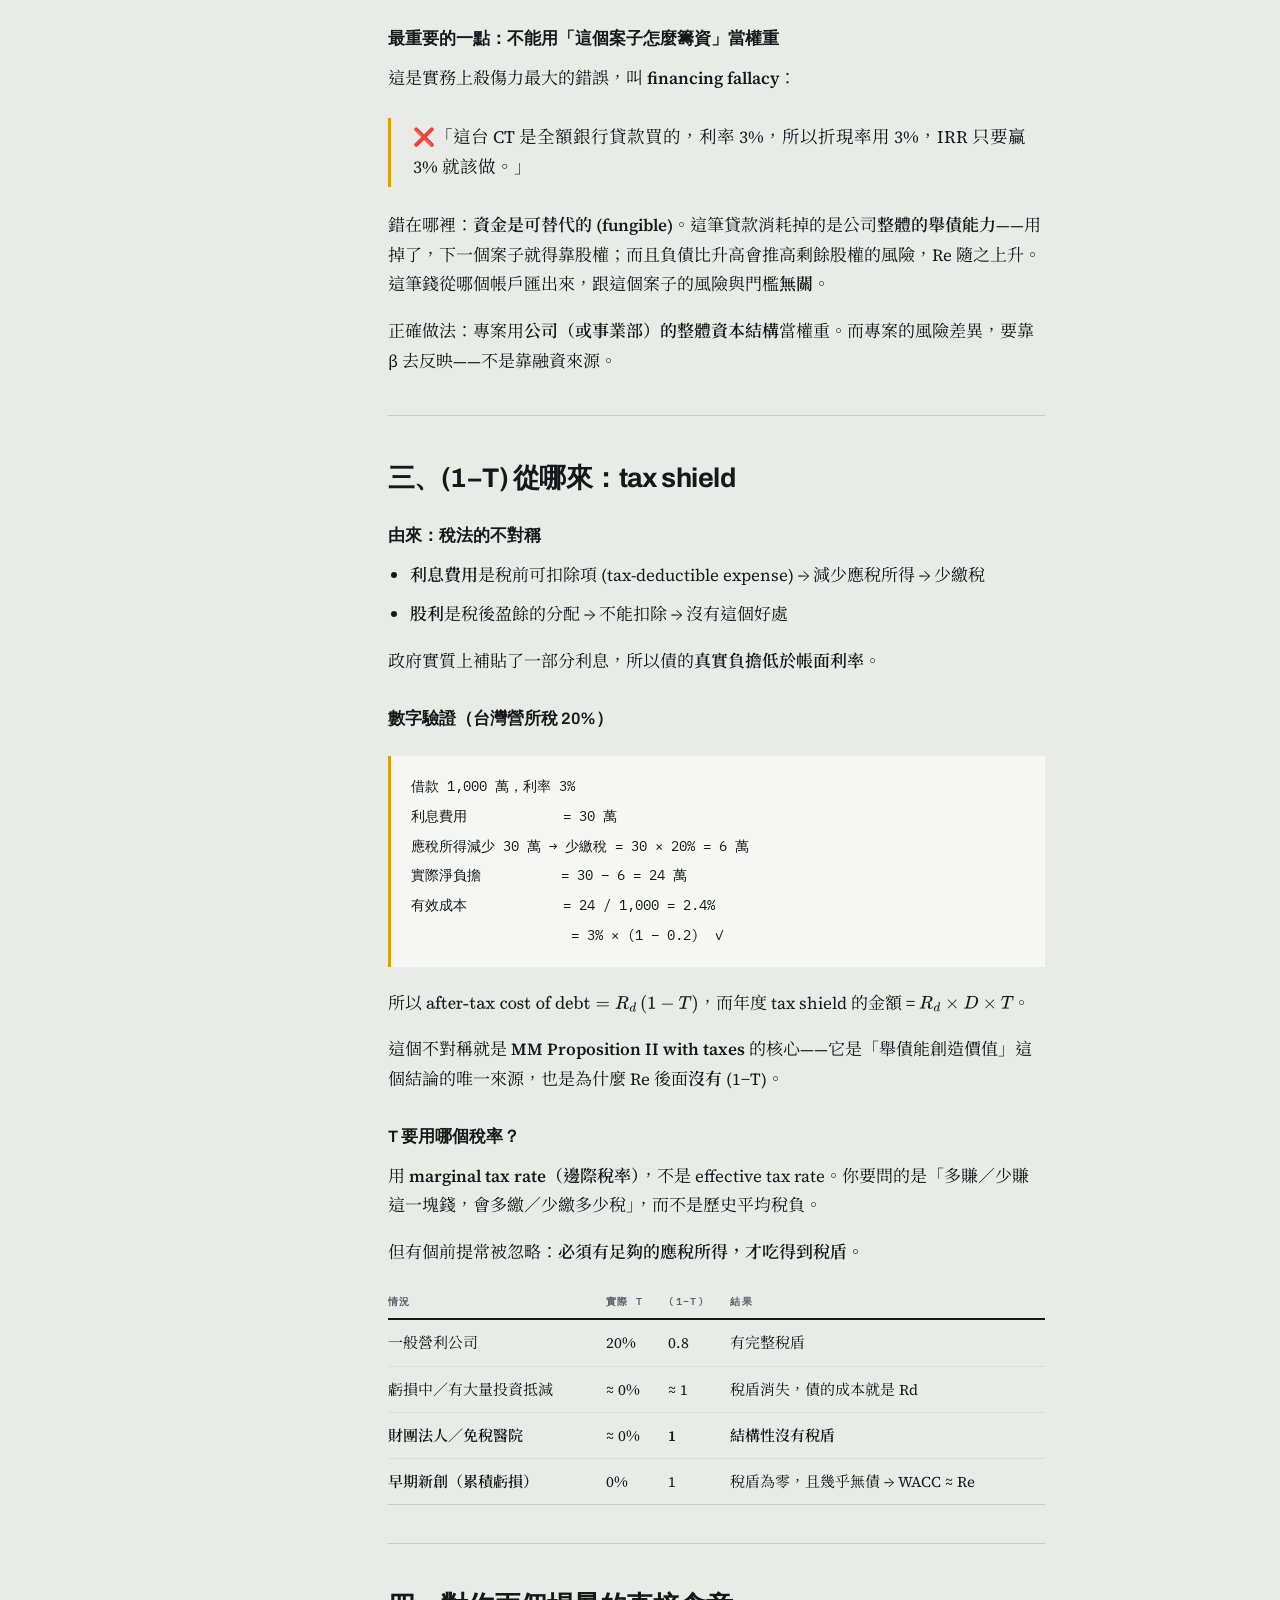
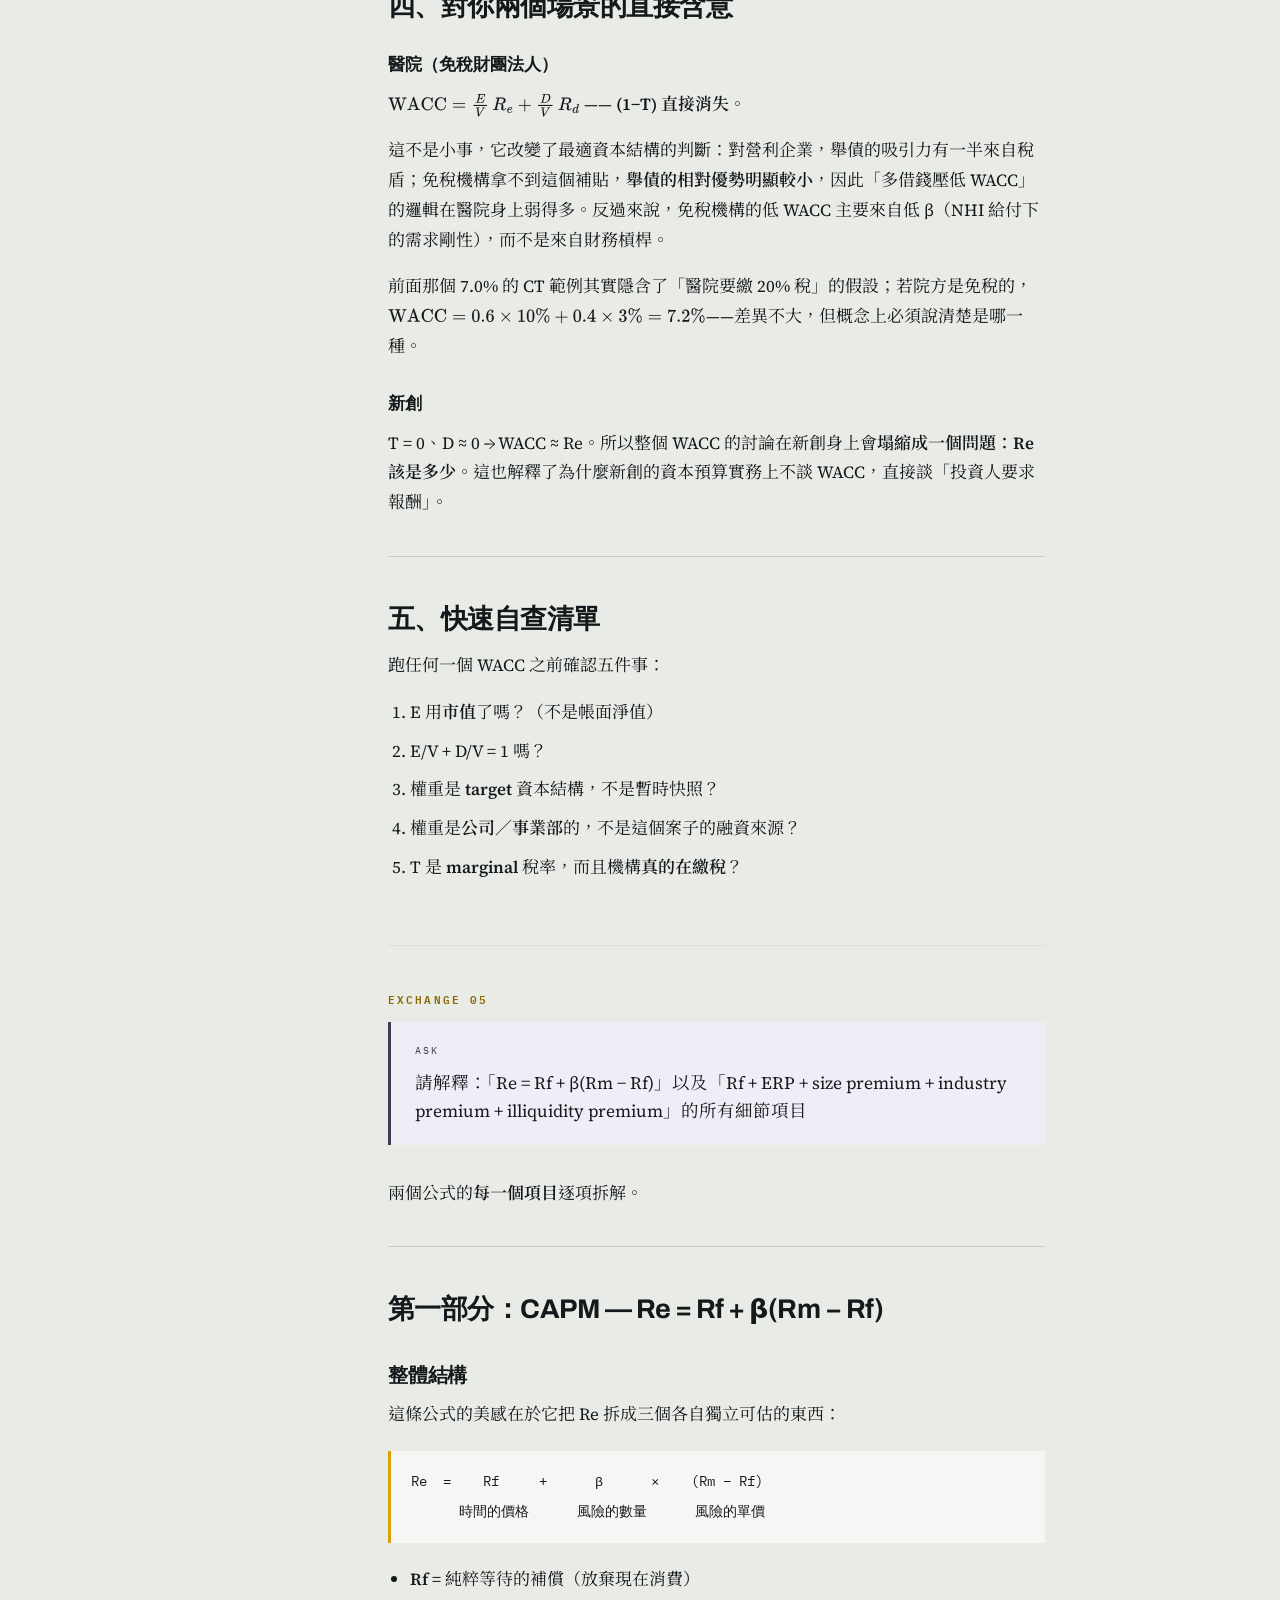
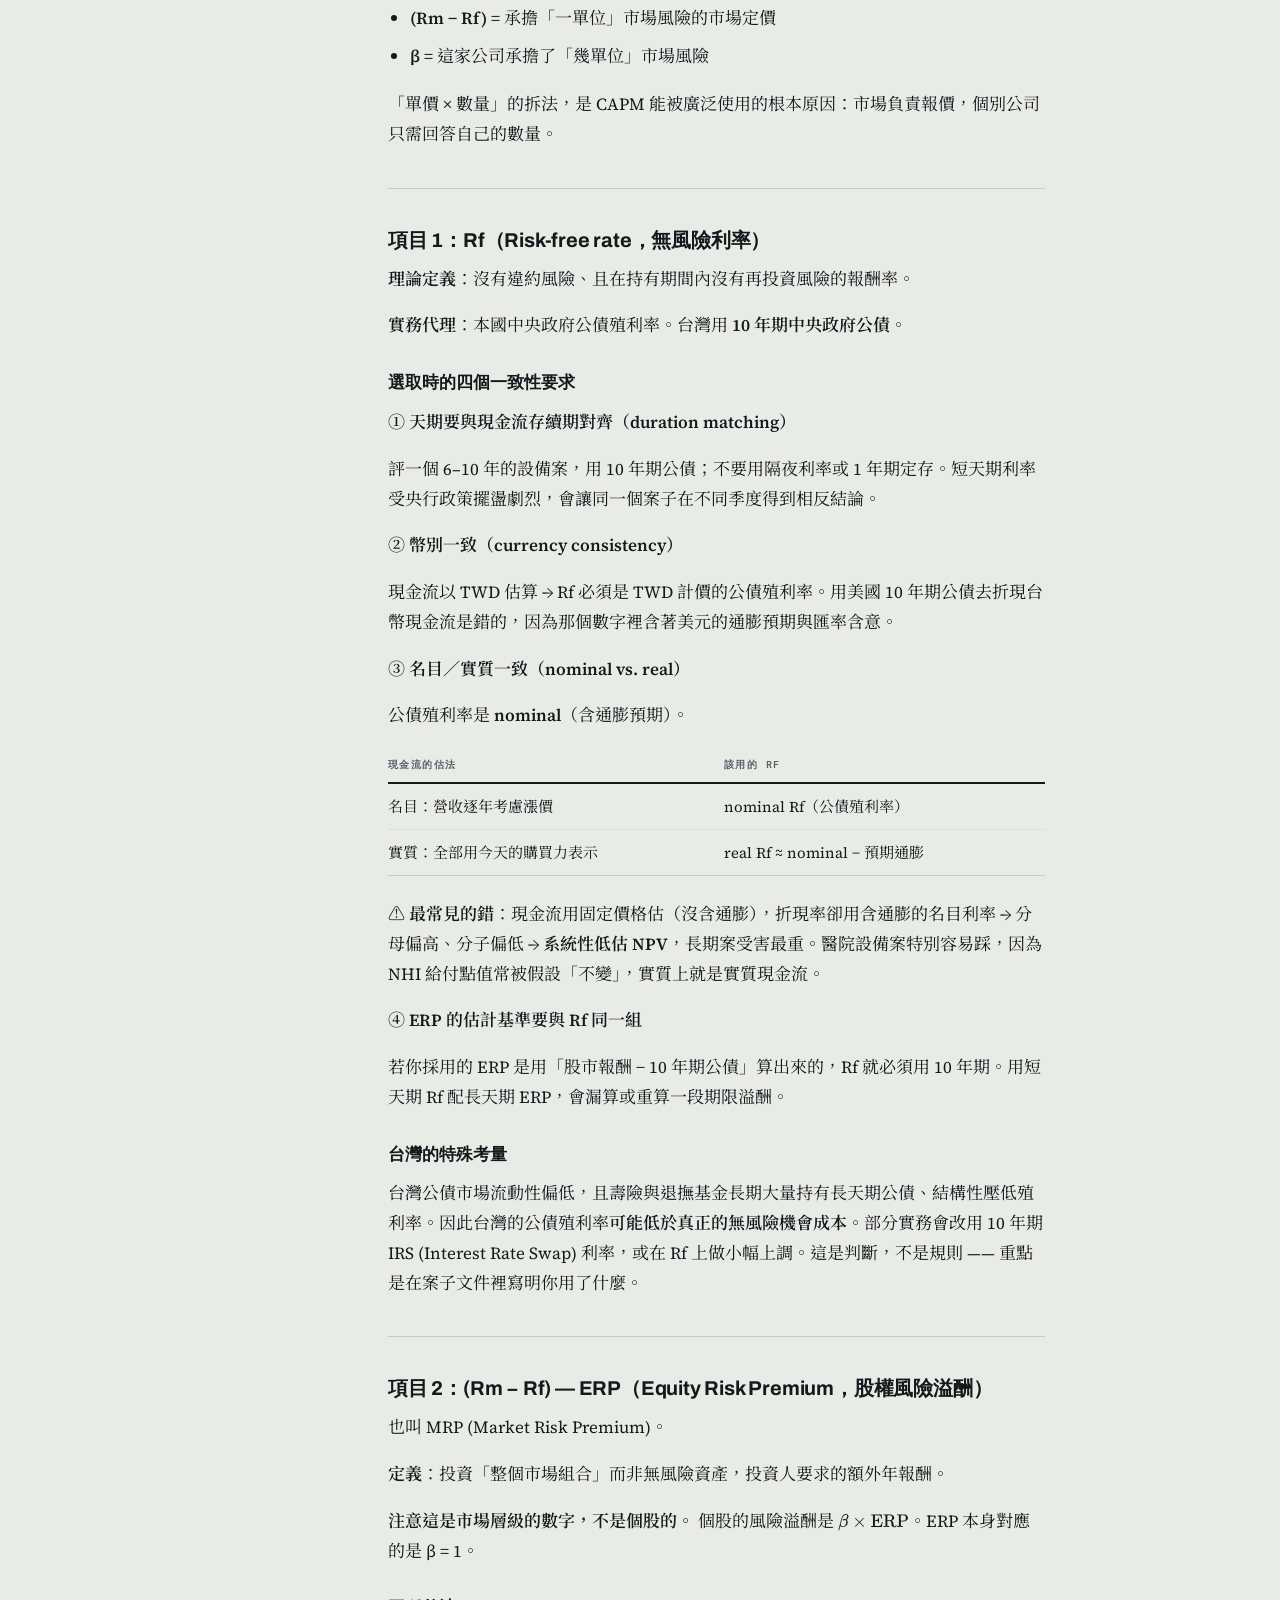
<file: notes/2026-07-26-cost-of-capital-verbatim.html>
<!DOCTYPE html>
<html lang="zh-Hant">
<head>
<meta charset="utf-8">
<meta name="viewport" content="width=device-width, initial-scale=1">
<title>資金成本與投資決策 — 對話逐字稿</title>
<link rel="preconnect" href="https://fonts.googleapis.com">
<link rel="preconnect" href="https://fonts.gstatic.com" crossorigin>
<link href="https://fonts.googleapis.com/css2?family=Archivo:wght@400;500;700;800&family=IBM+Plex+Mono:wght@400;500;600&family=Source+Serif+4:opsz,wght@8..60,400;8..60,600&family=Noto+Serif+TC:wght@400;600;700&display=swap" rel="stylesheet">
<style>

mjx-container[jax="SVG"] {
  direction: ltr;
}

mjx-container[jax="SVG"] > svg {
  overflow: visible;
  min-height: 1px;
  min-width: 1px;
}

mjx-container[jax="SVG"] > svg a {
  fill: blue;
  stroke: blue;
}

mjx-container[jax="SVG"][display="true"] {
  display: block;
  text-align: center;
  margin: 1em 0;
}

mjx-container[jax="SVG"][display="true"][width="full"] {
  display: flex;
}

mjx-container[jax="SVG"][justify="left"] {
  text-align: left;
}

mjx-container[jax="SVG"][justify="right"] {
  text-align: right;
}

g[data-mml-node="merror"] > g {
  fill: red;
  stroke: red;
}

g[data-mml-node="merror"] > rect[data-background] {
  fill: yellow;
  stroke: none;
}

g[data-mml-node="mtable"] > line[data-line], svg[data-table] > g > line[data-line] {
  stroke-width: 70px;
  fill: none;
}

g[data-mml-node="mtable"] > rect[data-frame], svg[data-table] > g > rect[data-frame] {
  stroke-width: 70px;
  fill: none;
}

g[data-mml-node="mtable"] > .mjx-dashed, svg[data-table] > g > .mjx-dashed {
  stroke-dasharray: 140;
}

g[data-mml-node="mtable"] > .mjx-dotted, svg[data-table] > g > .mjx-dotted {
  stroke-linecap: round;
  stroke-dasharray: 0,140;
}

g[data-mml-node="mtable"] > g > svg {
  overflow: visible;
}

[jax="SVG"] mjx-tool {
  display: inline-block;
  position: relative;
  width: 0;
  height: 0;
}

[jax="SVG"] mjx-tool > mjx-tip {
  position: absolute;
  top: 0;
  left: 0;
}

mjx-tool > mjx-tip {
  display: inline-block;
  padding: .2em;
  border: 1px solid #888;
  font-size: 70%;
  background-color: #F8F8F8;
  color: black;
  box-shadow: 2px 2px 5px #AAAAAA;
}

g[data-mml-node="maction"][data-toggle] {
  cursor: pointer;
}

mjx-status {
  display: block;
  position: fixed;
  left: 1em;
  bottom: 1em;
  min-width: 25%;
  padding: .2em .4em;
  border: 1px solid #888;
  font-size: 90%;
  background-color: #F8F8F8;
  color: black;
}

foreignObject[data-mjx-xml] {
  font-family: initial;
  line-height: normal;
  overflow: visible;
}

mjx-container[jax="SVG"] path[data-c], mjx-container[jax="SVG"] use[data-c] {
  stroke-width: 3;
}

</style>
<style>
:root{
  --substrate:#E9EBE6;
  --card:#F6F7F4;
  --ink:#16191C;
  --ink-soft:#5B616A;
  --rule:#C9CDC5;
  --rule-soft:#DCDFD9;
  --yellow:#D8A302;
  --yellow-deep:#8A6800;
  --silicon:#3F3D56;
  --ask-bg:#EFEDF5;
  --sans:"Archivo",system-ui,-apple-system,"PingFang TC","Noto Sans TC",sans-serif;
  --serif:"Source Serif 4","Noto Serif TC",Georgia,"Songti TC",serif;
  --mono:"IBM Plex Mono",ui-monospace,Menlo,Consolas,monospace;
}
*{box-sizing:border-box;}
html{-webkit-text-size-adjust:100%;scroll-behavior:smooth;}
body{
  margin:0;background:var(--substrate);color:var(--ink);
  font-family:var(--serif);font-size:17px;line-height:1.75;
  -webkit-font-smoothing:antialiased;
}
::selection{background:var(--yellow);color:var(--ink);}
a{color:var(--ink);text-decoration:none;border-bottom:1px solid var(--rule);}
a:hover{border-bottom-color:var(--yellow-deep);}
:focus-visible{outline:2px solid var(--yellow-deep);outline-offset:3px;}

/* ---------- HERO ---------- */
.hero{border-bottom:1px solid var(--rule);}
.hero-inner{
  max-width:1180px;margin:0 auto;padding:56px 32px 44px;
  display:grid;grid-template-columns:minmax(0,1fr) 340px;gap:40px;align-items:center;
}
.eyebrow{
  font-family:var(--mono);font-size:11px;font-weight:500;
  text-transform:uppercase;letter-spacing:.2em;color:var(--yellow-deep);
  margin-bottom:22px;
}
h1{
  font-family:var(--sans);font-weight:800;letter-spacing:-0.02em;
  font-size:clamp(34px,5.2vw,56px);line-height:1.04;margin:0 0 18px;
}
.subtitle{
  font-size:19px;line-height:1.6;color:var(--ink-soft);
  max-width:60ch;margin:0 0 28px;
}
.meta-row{
  display:flex;flex-wrap:wrap;gap:10px;
}
.chip{
  font-family:var(--mono);font-size:10.5px;font-weight:500;
  text-transform:uppercase;letter-spacing:.14em;
  padding:5px 11px;border:1px solid var(--rule);border-radius:2px;
  color:var(--ink-soft);background:var(--card);
}
.chip.solid{background:var(--ink);color:var(--substrate);border-color:var(--ink);}
.signature{width:100%;height:auto;}

/* ---------- LAYOUT ---------- */
.shell{
  max-width:1180px;margin:0 auto;padding:0 32px 120px;
  display:grid;grid-template-columns:250px minmax(0,1fr);gap:56px;
}
.toc{
  position:sticky;top:0;align-self:start;
  padding:48px 0;max-height:100vh;overflow-y:auto;
}
.toc-label{
  font-family:var(--mono);font-size:10.5px;text-transform:uppercase;
  letter-spacing:.2em;color:var(--ink-soft);
  padding-bottom:12px;border-bottom:1px solid var(--rule);margin-bottom:16px;
}
.toc ol{list-style:none;margin:0;padding:0;}
.toc li{margin-bottom:2px;}
.toc a{
  display:block;padding:7px 12px 7px 13px;border:0;border-left:2px solid transparent;
  font-family:var(--sans);font-size:13px;line-height:1.4;color:var(--ink-soft);
  transition:color .15s,border-color .15s;
}
.toc a:hover{color:var(--ink);}
.toc a.active{color:var(--ink);border-left-color:var(--yellow);font-weight:600;}
.toc .num{
  font-family:var(--mono);font-size:10px;letter-spacing:.1em;
  color:var(--yellow-deep);display:block;margin-bottom:1px;
}
main{padding:48px 0 0;max-width:73ch;}

/* ---------- EXCHANGE ---------- */
.exchange{margin-bottom:12px;padding-bottom:44px;border-bottom:1px solid var(--rule-soft);}
.exchange:last-of-type{border-bottom:0;}
.ex-num{
  font-family:var(--mono);font-size:10.5px;font-weight:600;
  text-transform:uppercase;letter-spacing:.2em;color:var(--yellow-deep);
  margin:44px 0 14px;
}
.ask{
  background:var(--ask-bg);border-left:3px solid var(--silicon);
  padding:20px 24px;margin-bottom:34px;
}
.ask .ask-label{
  font-family:var(--mono);font-size:10px;text-transform:uppercase;
  letter-spacing:.2em;color:var(--silicon);margin-bottom:9px;
}
.ask p{margin:0;font-size:17.5px;line-height:1.6;color:var(--ink);}
.ask p + p{margin-top:8px;}

/* ---------- PROSE ---------- */
main h2{
  font-family:var(--sans);font-weight:700;letter-spacing:-0.02em;
  font-size:27px;line-height:1.2;margin:46px 0 16px;
}
main h3{
  font-family:var(--sans);font-weight:700;letter-spacing:-0.01em;
  font-size:20px;line-height:1.3;margin:36px 0 12px;
}
main h4{
  font-family:var(--sans);font-weight:600;font-size:16.5px;
  margin:28px 0 10px;
}
main p{margin:0 0 17px;}
main ul,main ol{margin:0 0 18px;padding-left:22px;}
main li{margin-bottom:9px;}
main li > ul,main li > ol{margin-top:9px;margin-bottom:4px;}
strong{font-weight:600;}
hr{border:0;border-top:1px solid var(--rule);margin:38px 0;}
blockquote{
  margin:24px 0;padding:4px 0 4px 22px;border-left:3px solid var(--yellow);
  color:var(--ink);font-size:17.5px;
}
blockquote p:last-child{margin-bottom:0;}
code{
  font-family:var(--mono);font-size:.88em;background:var(--card);
  border:1px solid var(--rule-soft);border-radius:2px;padding:1px 5px;
}
pre{
  background:var(--card);border-left:3px solid var(--yellow);
  padding:16px 20px;margin:22px 0;overflow-x:auto;
}
pre code{background:none;border:0;padding:0;font-size:13.5px;line-height:1.7;}
.callout{
  background:var(--card);border:1px solid var(--rule);
  padding:18px 22px;margin:24px 0;
}
.callout p:last-child{margin-bottom:0;}

/* ---------- TABLE ---------- */
.table-wrap{overflow-x:auto;margin:24px 0;}
table{
  border-collapse:collapse;width:100%;font-size:15px;
  font-variant-numeric:tabular-nums;
}
thead th{
  font-family:var(--mono);font-size:10px;font-weight:600;
  text-transform:uppercase;letter-spacing:.14em;color:var(--ink-soft);
  text-align:left;padding:0 14px 9px 0;border-bottom:2px solid var(--ink);
  white-space:nowrap;
}
tbody td{
  padding:11px 14px 11px 0;border-bottom:1px solid var(--rule-soft);
  vertical-align:top;line-height:1.55;
}
tbody tr:last-child td{border-bottom:1px solid var(--rule);}

/* ---------- MATH ---------- */
mjx-container{overflow-x:auto;overflow-y:hidden;max-width:100%;}
mjx-container[display="true"]{margin:22px 0;}

/* ---------- FOOTER / TOP ---------- */
footer{
  border-top:1px solid var(--rule);margin-top:20px;padding:32px 0 0;
  font-family:var(--mono);font-size:10.5px;text-transform:uppercase;
  letter-spacing:.16em;color:var(--ink-soft);
}
#toTop{
  position:fixed;right:26px;bottom:26px;width:42px;height:42px;
  background:var(--ink);color:var(--substrate);border:0;border-radius:2px;
  font-family:var(--mono);font-size:15px;cursor:pointer;
  opacity:0;pointer-events:none;transition:opacity .2s;
}
#toTop.show{opacity:1;pointer-events:auto;}

/* ---------- MOTION ---------- */
body{animation:fade .5s ease-out;}
@keyframes fade{from{opacity:0}to{opacity:1}}
@media (prefers-reduced-motion:reduce){
  *{animation:none!important;transition:none!important;}
  html{scroll-behavior:auto;}
}

/* ---------- RESPONSIVE ---------- */
@media (max-width:1000px){
  .toc{display:none;}
  .shell{grid-template-columns:minmax(0,1fr);gap:0;padding:0 24px 90px;}
  .hero-inner{grid-template-columns:minmax(0,1fr);padding:40px 24px 34px;gap:28px;}
  .signature{max-width:330px;}
  main{padding-top:36px;}
}
@media (max-width:600px){
  body{font-size:16px;}
  .hero-inner{padding:32px 20px 28px;}
  .shell{padding:0 20px 70px;}
  .ask{padding:16px 18px;}
  main h2{font-size:23px;}
  #toTop{right:16px;bottom:16px;}
}

/* ---------- PRINT ---------- */
@media print{
  body{background:#fff;font-size:11pt;animation:none;}
  .toc,#toTop{display:none!important;}
  .shell{display:block;padding:0;max-width:100%;}
  .hero-inner{display:block;padding:0 0 18pt;}
  main{max-width:100%;padding:0;}
  .signature{max-width:250px;}
  .exchange{page-break-inside:auto;}
  .ask{page-break-inside:avoid;background:#f2f1f7!important;-webkit-print-color-adjust:exact;print-color-adjust:exact;}
  table,pre,blockquote,mjx-container{page-break-inside:avoid;}
  h2,h3,h4{page-break-after:avoid;}
  .table-wrap{overflow:visible;}
  a{border-bottom:0;}
}
</style>
</head>
<body>

<header class="hero">
  <div class="hero-inner">
    <div>
      <div class="eyebrow">PMBA · Corporate Finance · Verbatim Record</div>
      <h1>資金成本與<br>投資決策門檻</h1>
      <p class="subtitle">從 IRR 與 WACC 的分野出發，逐層拆解 β、Re、資本結構權重、稅盾，以及 CAPM 與 build-up method 的每一個組成項目。</p>
      <div class="meta-row">
        <span class="chip solid">2026-07-26</span>
        <span class="chip">IRR / WACC</span>
        <span class="chip">CAPM</span>
        <span class="chip">Build-up Method</span>
        <span class="chip">5 Exchanges</span>
      </div>
    </div>
    <svg class="signature" viewBox="0 0 340 250" xmlns="http://www.w3.org/2000/svg" role="img" aria-label="NPV profile：NPV 隨折現率遞減，於 IRR 處穿越零線">
      <defs>
        <linearGradient id="pos" x1="0" y1="0" x2="0" y2="1">
          <stop offset="0%" stop-color="#D8A302" stop-opacity="0.30"/>
          <stop offset="100%" stop-color="#D8A302" stop-opacity="0.04"/>
        </linearGradient>
      </defs>
      <path d="M50,55 C110,95 170,140 230,170 L230,175 L50,175 Z" fill="url(#pos)"/>
      <line x1="50" y1="175" x2="322" y2="175" stroke="#16191C" stroke-width="1.2"/>
      <line x1="50" y1="30" x2="50" y2="215" stroke="#16191C" stroke-width="1.2"/>
      <path d="M50,55 C110,95 170,140 230,175 C263,190 294,199 316,205"
            fill="none" stroke="#16191C" stroke-width="2.2" stroke-linecap="round"/>
      <line x1="113" y1="98" x2="113" y2="175" stroke="#5B616A" stroke-width="1" stroke-dasharray="3 3"/>
      <circle cx="113" cy="98" r="4" fill="#3F3D56"/>
      <circle cx="230" cy="175" r="5" fill="#D8A302" stroke="#16191C" stroke-width="1.4"/>
      <text x="58" y="26" font-family="IBM Plex Mono, monospace" font-size="9.5" letter-spacing="1.8" fill="#5B616A">NPV</text>
      <text x="96" y="90" font-family="IBM Plex Mono, monospace" font-size="9.5" letter-spacing="1.8" fill="#3F3D56">WACC</text>
      <text x="218" y="196" font-family="IBM Plex Mono, monospace" font-size="9.5" letter-spacing="1.8" fill="#8A6800">IRR</text>
      <text x="36" y="179" font-family="IBM Plex Mono, monospace" font-size="9.5" fill="#5B616A">0</text>
      <text x="196" y="232" font-family="IBM Plex Mono, monospace" font-size="9" letter-spacing="1.6" fill="#5B616A">DISCOUNT RATE</text>
      <text x="60" y="130" font-family="IBM Plex Mono, monospace" font-size="8.5" letter-spacing="1.4" fill="#8A6800">ACCEPT</text>
    </svg>
  </div>
</header>

<div class="shell">
  <nav class="toc" aria-label="目錄">
    <div class="toc-label">Contents</div>
    <ol>
      <li><a href="#ex01"><span class="num">Exchange 01</span>IRR 與 WACC 的異同與實例</a></li>
      <li><a href="#ex02"><span class="num">Exchange 02</span>β 值的意義</a></li>
      <li><a href="#ex03"><span class="num">Exchange 03</span>Re 的概念</a></li>
      <li><a href="#ex04"><span class="num">Exchange 04</span>E/V、D/V 與 (1−T) 的由來</a></li>
      <li><a href="#ex05"><span class="num">Exchange 05</span>CAPM 與 build-up 的逐項細節</a></li>
    </ol>
  </nav>

  <main>

    <section class="exchange" id="ex01">
      <div class="ex-num">Exchange 01</div>
      <div class="ask">
        <div class="ask-label">Ask</div>
        <p>[PMBA]</p>
        <p>請比較 IRR 與 WACC 的異同，並舉實例</p>
      </div>

      <p>課程 | Course: 財務管理 · 2026-07-26 · IRR vs. WACC</p>

      <h3>核心概念 | Frameworks &amp; Concepts</h3>
      <ul>
        <li><strong>IRR (Internal Rate of Return，內部報酬率)</strong> — 讓專案 NPV (Net Present Value，淨現值) 等於零的折現率。它是「專案本身」算出來的報酬率，資料來源是預估現金流。</li>
        <li><strong>WACC (Weighted Average Cost of Capital，加權平均資金成本)</strong> — 公司向債權人與股東籌資的加權平均必要報酬率：<span><mjx-container class="MathJax" jax="SVG"><svg style="vertical-align: -0.816ex;" xmlns="http://www.w3.org/2000/svg" width="31.389ex" height="2.8ex" role="img" focusable="false" viewBox="0 -877 13873.9 1237.5" xmlns:xlink="http://www.w3.org/1999/xlink"><defs><path id="MJX-11-TEX-N-57" d="M792 683Q810 680 914 680Q991 680 1003 683H1009V637H996Q931 633 915 598Q912 591 863 438T766 135T716 -17Q711 -22 694 -22Q676 -22 673 -15Q671 -13 593 231L514 477L435 234Q416 174 391 92T358 -6T341 -22H331Q314 -21 310 -15Q309 -14 208 302T104 622Q98 632 87 633Q73 637 35 637H18V683H27Q69 681 154 681Q164 681 181 681T216 681T249 682T276 683H287H298V637H285Q213 637 213 620Q213 616 289 381L364 144L427 339Q490 535 492 546Q487 560 482 578T475 602T468 618T461 628T449 633T433 636T408 637H380V683H388Q397 680 508 680Q629 680 650 683H660V637H647Q576 637 576 619L727 146Q869 580 869 600Q869 605 863 612T839 627T794 637H783V683H792Z"></path><path id="MJX-11-TEX-N-41" d="M255 0Q240 3 140 3Q48 3 39 0H32V46H47Q119 49 139 88Q140 91 192 245T295 553T348 708Q351 716 366 716H376Q396 715 400 709Q402 707 508 390L617 67Q624 54 636 51T687 46H717V0H708Q699 3 581 3Q458 3 437 0H427V46H440Q510 46 510 64Q510 66 486 138L462 209H229L209 150Q189 91 189 85Q189 72 209 59T259 46H264V0H255ZM447 255L345 557L244 256Q244 255 345 255H447Z"></path><path id="MJX-11-TEX-N-43" d="M56 342Q56 428 89 500T174 615T283 681T391 705Q394 705 400 705T408 704Q499 704 569 636L582 624L612 663Q639 700 643 704Q644 704 647 704T653 705H657Q660 705 666 699V419L660 413H626Q620 419 619 430Q610 512 571 572T476 651Q457 658 426 658Q322 658 252 588Q173 509 173 342Q173 221 211 151Q232 111 263 84T328 45T384 29T428 24Q517 24 571 93T626 244Q626 251 632 257H660L666 251V236Q661 133 590 56T403 -21Q262 -21 159 83T56 342Z"></path><path id="MJX-11-TEX-N-3D" d="M56 347Q56 360 70 367H707Q722 359 722 347Q722 336 708 328L390 327H72Q56 332 56 347ZM56 153Q56 168 72 173H708Q722 163 722 153Q722 140 707 133H70Q56 140 56 153Z"></path><path id="MJX-11-TEX-I-1D438" d="M492 213Q472 213 472 226Q472 230 477 250T482 285Q482 316 461 323T364 330H312Q311 328 277 192T243 52Q243 48 254 48T334 46Q428 46 458 48T518 61Q567 77 599 117T670 248Q680 270 683 272Q690 274 698 274Q718 274 718 261Q613 7 608 2Q605 0 322 0H133Q31 0 31 11Q31 13 34 25Q38 41 42 43T65 46Q92 46 125 49Q139 52 144 61Q146 66 215 342T285 622Q285 629 281 629Q273 632 228 634H197Q191 640 191 642T193 659Q197 676 203 680H757Q764 676 764 669Q764 664 751 557T737 447Q735 440 717 440H705Q698 445 698 453L701 476Q704 500 704 528Q704 558 697 578T678 609T643 625T596 632T532 634H485Q397 633 392 631Q388 629 386 622Q385 619 355 499T324 377Q347 376 372 376H398Q464 376 489 391T534 472Q538 488 540 490T557 493Q562 493 565 493T570 492T572 491T574 487T577 483L544 351Q511 218 508 216Q505 213 492 213Z"></path><path id="MJX-11-TEX-I-1D449" d="M52 648Q52 670 65 683H76Q118 680 181 680Q299 680 320 683H330Q336 677 336 674T334 656Q329 641 325 637H304Q282 635 274 635Q245 630 242 620Q242 618 271 369T301 118L374 235Q447 352 520 471T595 594Q599 601 599 609Q599 633 555 637Q537 637 537 648Q537 649 539 661Q542 675 545 679T558 683Q560 683 570 683T604 682T668 681Q737 681 755 683H762Q769 676 769 672Q769 655 760 640Q757 637 743 637Q730 636 719 635T698 630T682 623T670 615T660 608T652 599T645 592L452 282Q272 -9 266 -16Q263 -18 259 -21L241 -22H234Q216 -22 216 -15Q213 -9 177 305Q139 623 138 626Q133 637 76 637H59Q52 642 52 648Z"></path><path id="MJX-11-TEX-I-1D445" d="M230 637Q203 637 198 638T193 649Q193 676 204 682Q206 683 378 683Q550 682 564 680Q620 672 658 652T712 606T733 563T739 529Q739 484 710 445T643 385T576 351T538 338L545 333Q612 295 612 223Q612 212 607 162T602 80V71Q602 53 603 43T614 25T640 16Q668 16 686 38T712 85Q717 99 720 102T735 105Q755 105 755 93Q755 75 731 36Q693 -21 641 -21H632Q571 -21 531 4T487 82Q487 109 502 166T517 239Q517 290 474 313Q459 320 449 321T378 323H309L277 193Q244 61 244 59Q244 55 245 54T252 50T269 48T302 46H333Q339 38 339 37T336 19Q332 6 326 0H311Q275 2 180 2Q146 2 117 2T71 2T50 1Q33 1 33 10Q33 12 36 24Q41 43 46 45Q50 46 61 46H67Q94 46 127 49Q141 52 146 61Q149 65 218 339T287 628Q287 635 230 637ZM630 554Q630 586 609 608T523 636Q521 636 500 636T462 637H440Q393 637 386 627Q385 624 352 494T319 361Q319 360 388 360Q466 361 492 367Q556 377 592 426Q608 449 619 486T630 554Z"></path><path id="MJX-11-TEX-I-1D452" d="M39 168Q39 225 58 272T107 350T174 402T244 433T307 442H310Q355 442 388 420T421 355Q421 265 310 237Q261 224 176 223Q139 223 138 221Q138 219 132 186T125 128Q125 81 146 54T209 26T302 45T394 111Q403 121 406 121Q410 121 419 112T429 98T420 82T390 55T344 24T281 -1T205 -11Q126 -11 83 42T39 168ZM373 353Q367 405 305 405Q272 405 244 391T199 357T170 316T154 280T149 261Q149 260 169 260Q282 260 327 284T373 353Z"></path><path id="MJX-11-TEX-N-2B" d="M56 237T56 250T70 270H369V420L370 570Q380 583 389 583Q402 583 409 568V270H707Q722 262 722 250T707 230H409V-68Q401 -82 391 -82H389H387Q375 -82 369 -68V230H70Q56 237 56 250Z"></path><path id="MJX-11-TEX-I-1D437" d="M287 628Q287 635 230 637Q207 637 200 638T193 647Q193 655 197 667T204 682Q206 683 403 683Q570 682 590 682T630 676Q702 659 752 597T803 431Q803 275 696 151T444 3L430 1L236 0H125H72Q48 0 41 2T33 11Q33 13 36 25Q40 41 44 43T67 46Q94 46 127 49Q141 52 146 61Q149 65 218 339T287 628ZM703 469Q703 507 692 537T666 584T629 613T590 629T555 636Q553 636 541 636T512 636T479 637H436Q392 637 386 627Q384 623 313 339T242 52Q242 48 253 48T330 47Q335 47 349 47T373 46Q499 46 581 128Q617 164 640 212T683 339T703 469Z"></path><path id="MJX-11-TEX-I-1D451" d="M366 683Q367 683 438 688T511 694Q523 694 523 686Q523 679 450 384T375 83T374 68Q374 26 402 26Q411 27 422 35Q443 55 463 131Q469 151 473 152Q475 153 483 153H487H491Q506 153 506 145Q506 140 503 129Q490 79 473 48T445 8T417 -8Q409 -10 393 -10Q359 -10 336 5T306 36L300 51Q299 52 296 50Q294 48 292 46Q233 -10 172 -10Q117 -10 75 30T33 157Q33 205 53 255T101 341Q148 398 195 420T280 442Q336 442 364 400Q369 394 369 396Q370 400 396 505T424 616Q424 629 417 632T378 637H357Q351 643 351 645T353 664Q358 683 366 683ZM352 326Q329 405 277 405Q242 405 210 374T160 293Q131 214 119 129Q119 126 119 118T118 106Q118 61 136 44T179 26Q233 26 290 98L298 109L352 326Z"></path><path id="MJX-11-TEX-N-28" d="M94 250Q94 319 104 381T127 488T164 576T202 643T244 695T277 729T302 750H315H319Q333 750 333 741Q333 738 316 720T275 667T226 581T184 443T167 250T184 58T225 -81T274 -167T316 -220T333 -241Q333 -250 318 -250H315H302L274 -226Q180 -141 137 -14T94 250Z"></path><path id="MJX-11-TEX-N-31" d="M213 578L200 573Q186 568 160 563T102 556H83V602H102Q149 604 189 617T245 641T273 663Q275 666 285 666Q294 666 302 660V361L303 61Q310 54 315 52T339 48T401 46H427V0H416Q395 3 257 3Q121 3 100 0H88V46H114Q136 46 152 46T177 47T193 50T201 52T207 57T213 61V578Z"></path><path id="MJX-11-TEX-N-2212" d="M84 237T84 250T98 270H679Q694 262 694 250T679 230H98Q84 237 84 250Z"></path><path id="MJX-11-TEX-I-1D447" d="M40 437Q21 437 21 445Q21 450 37 501T71 602L88 651Q93 669 101 677H569H659Q691 677 697 676T704 667Q704 661 687 553T668 444Q668 437 649 437Q640 437 637 437T631 442L629 445Q629 451 635 490T641 551Q641 586 628 604T573 629Q568 630 515 631Q469 631 457 630T439 622Q438 621 368 343T298 60Q298 48 386 46Q418 46 427 45T436 36Q436 31 433 22Q429 4 424 1L422 0Q419 0 415 0Q410 0 363 1T228 2Q99 2 64 0H49Q43 6 43 9T45 27Q49 40 55 46H83H94Q174 46 189 55Q190 56 191 56Q196 59 201 76T241 233Q258 301 269 344Q339 619 339 625Q339 630 310 630H279Q212 630 191 624Q146 614 121 583T67 467Q60 445 57 441T43 437H40Z"></path><path id="MJX-11-TEX-N-29" d="M60 749L64 750Q69 750 74 750H86L114 726Q208 641 251 514T294 250Q294 182 284 119T261 12T224 -76T186 -143T145 -194T113 -227T90 -246Q87 -249 86 -250H74Q66 -250 63 -250T58 -247T55 -238Q56 -237 66 -225Q221 -64 221 250T66 725Q56 737 55 738Q55 746 60 749Z"></path></defs><g stroke="currentColor" fill="currentColor" stroke-width="0" transform="scale(1,-1)"><g data-mml-node="math"><g data-mml-node="mtext"><use data-c="57" xlink:href="#MJX-11-TEX-N-57"></use><use data-c="41" xlink:href="#MJX-11-TEX-N-41" transform="translate(1028,0)"></use><use data-c="43" xlink:href="#MJX-11-TEX-N-43" transform="translate(1778,0)"></use><use data-c="43" xlink:href="#MJX-11-TEX-N-43" transform="translate(2500,0)"></use></g><g data-mml-node="mo" transform="translate(3499.8,0)"><use data-c="3D" xlink:href="#MJX-11-TEX-N-3D"></use></g><g data-mml-node="mstyle" transform="translate(4555.6,0)"><g data-mml-node="mfrac"><g data-mml-node="mi" transform="translate(221.8,394) scale(0.707)"><use data-c="1D438" xlink:href="#MJX-11-TEX-I-1D438"></use></g><g data-mml-node="mi" transform="translate(220,-345) scale(0.707)"><use data-c="1D449" xlink:href="#MJX-11-TEX-I-1D449"></use></g><rect width="743.8" height="60" x="120" y="220"></rect></g></g><g data-mml-node="mstyle" transform="translate(5539.3,0)"><g data-mml-node="mspace"></g></g><g data-mml-node="msub" transform="translate(5706.3,0)"><g data-mml-node="mi"><use data-c="1D445" xlink:href="#MJX-11-TEX-I-1D445"></use></g><g data-mml-node="mi" transform="translate(792,-150) scale(0.707)"><use data-c="1D452" xlink:href="#MJX-11-TEX-I-1D452"></use></g></g><g data-mml-node="mo" transform="translate(7100.1,0)"><use data-c="2B" xlink:href="#MJX-11-TEX-N-2B"></use></g><g data-mml-node="mstyle" transform="translate(8100.3,0)"><g data-mml-node="mfrac"><g data-mml-node="mi" transform="translate(220,394) scale(0.707)"><use data-c="1D437" xlink:href="#MJX-11-TEX-I-1D437"></use></g><g data-mml-node="mi" transform="translate(240.9,-345) scale(0.707)"><use data-c="1D449" xlink:href="#MJX-11-TEX-I-1D449"></use></g><rect width="785.5" height="60" x="120" y="220"></rect></g></g><g data-mml-node="mstyle" transform="translate(9125.8,0)"><g data-mml-node="mspace"></g></g><g data-mml-node="msub" transform="translate(9292.8,0)"><g data-mml-node="mi"><use data-c="1D445" xlink:href="#MJX-11-TEX-I-1D445"></use></g><g data-mml-node="mi" transform="translate(792,-150) scale(0.707)"><use data-c="1D451" xlink:href="#MJX-11-TEX-I-1D451"></use></g></g><g data-mml-node="mstyle" transform="translate(10502.5,0)"><g data-mml-node="mspace"></g></g><g data-mml-node="mo" transform="translate(10669.5,0)"><use data-c="28" xlink:href="#MJX-11-TEX-N-28"></use></g><g data-mml-node="mn" transform="translate(11058.5,0)"><use data-c="31" xlink:href="#MJX-11-TEX-N-31"></use></g><g data-mml-node="mo" transform="translate(11780.7,0)"><use data-c="2212" xlink:href="#MJX-11-TEX-N-2212"></use></g><g data-mml-node="mi" transform="translate(12780.9,0)"><use data-c="1D447" xlink:href="#MJX-11-TEX-I-1D447"></use></g><g data-mml-node="mo" transform="translate(13484.9,0)"><use data-c="29" xlink:href="#MJX-11-TEX-N-29"></use></g></g></g></svg></mjx-container></span>。資料來源是資本市場與資本結構，不是專案。</li>
        <li><strong>Hurdle rate</strong> — 專案的最低可接受報酬。多數公司直接用 WACC 當 hurdle rate；資金受限時，真正的 hurdle 是「被排擠掉的次佳案的報酬」，會高於 WACC。</li>
        <li><strong>CAPM (Capital Asset Pricing Model，資本資產定價模型)</strong> — 估 Re 的標準工具：<span><mjx-container class="MathJax" jax="SVG"><svg style="vertical-align: -0.667ex;" xmlns="http://www.w3.org/2000/svg" width="23.497ex" height="2.364ex" role="img" focusable="false" viewBox="0 -750 10385.6 1045" xmlns:xlink="http://www.w3.org/1999/xlink"><defs><path id="MJX-12-TEX-I-1D445" d="M230 637Q203 637 198 638T193 649Q193 676 204 682Q206 683 378 683Q550 682 564 680Q620 672 658 652T712 606T733 563T739 529Q739 484 710 445T643 385T576 351T538 338L545 333Q612 295 612 223Q612 212 607 162T602 80V71Q602 53 603 43T614 25T640 16Q668 16 686 38T712 85Q717 99 720 102T735 105Q755 105 755 93Q755 75 731 36Q693 -21 641 -21H632Q571 -21 531 4T487 82Q487 109 502 166T517 239Q517 290 474 313Q459 320 449 321T378 323H309L277 193Q244 61 244 59Q244 55 245 54T252 50T269 48T302 46H333Q339 38 339 37T336 19Q332 6 326 0H311Q275 2 180 2Q146 2 117 2T71 2T50 1Q33 1 33 10Q33 12 36 24Q41 43 46 45Q50 46 61 46H67Q94 46 127 49Q141 52 146 61Q149 65 218 339T287 628Q287 635 230 637ZM630 554Q630 586 609 608T523 636Q521 636 500 636T462 637H440Q393 637 386 627Q385 624 352 494T319 361Q319 360 388 360Q466 361 492 367Q556 377 592 426Q608 449 619 486T630 554Z"></path><path id="MJX-12-TEX-I-1D452" d="M39 168Q39 225 58 272T107 350T174 402T244 433T307 442H310Q355 442 388 420T421 355Q421 265 310 237Q261 224 176 223Q139 223 138 221Q138 219 132 186T125 128Q125 81 146 54T209 26T302 45T394 111Q403 121 406 121Q410 121 419 112T429 98T420 82T390 55T344 24T281 -1T205 -11Q126 -11 83 42T39 168ZM373 353Q367 405 305 405Q272 405 244 391T199 357T170 316T154 280T149 261Q149 260 169 260Q282 260 327 284T373 353Z"></path><path id="MJX-12-TEX-N-3D" d="M56 347Q56 360 70 367H707Q722 359 722 347Q722 336 708 328L390 327H72Q56 332 56 347ZM56 153Q56 168 72 173H708Q722 163 722 153Q722 140 707 133H70Q56 140 56 153Z"></path><path id="MJX-12-TEX-I-1D453" d="M118 -162Q120 -162 124 -164T135 -167T147 -168Q160 -168 171 -155T187 -126Q197 -99 221 27T267 267T289 382V385H242Q195 385 192 387Q188 390 188 397L195 425Q197 430 203 430T250 431Q298 431 298 432Q298 434 307 482T319 540Q356 705 465 705Q502 703 526 683T550 630Q550 594 529 578T487 561Q443 561 443 603Q443 622 454 636T478 657L487 662Q471 668 457 668Q445 668 434 658T419 630Q412 601 403 552T387 469T380 433Q380 431 435 431Q480 431 487 430T498 424Q499 420 496 407T491 391Q489 386 482 386T428 385H372L349 263Q301 15 282 -47Q255 -132 212 -173Q175 -205 139 -205Q107 -205 81 -186T55 -132Q55 -95 76 -78T118 -61Q162 -61 162 -103Q162 -122 151 -136T127 -157L118 -162Z"></path><path id="MJX-12-TEX-N-2B" d="M56 237T56 250T70 270H369V420L370 570Q380 583 389 583Q402 583 409 568V270H707Q722 262 722 250T707 230H409V-68Q401 -82 391 -82H389H387Q375 -82 369 -68V230H70Q56 237 56 250Z"></path><path id="MJX-12-TEX-I-1D6FD" d="M29 -194Q23 -188 23 -186Q23 -183 102 134T186 465Q208 533 243 584T309 658Q365 705 429 705H431Q493 705 533 667T573 570Q573 465 469 396L482 383Q533 332 533 252Q533 139 448 65T257 -10Q227 -10 203 -2T165 17T143 40T131 59T126 65L62 -188Q60 -194 42 -194H29ZM353 431Q392 431 427 419L432 422Q436 426 439 429T449 439T461 453T472 471T484 495T493 524T501 560Q503 569 503 593Q503 611 502 616Q487 667 426 667Q384 667 347 643T286 582T247 514T224 455Q219 439 186 308T152 168Q151 163 151 147Q151 99 173 68Q204 26 260 26Q302 26 349 51T425 137Q441 171 449 214T457 279Q457 337 422 372Q380 358 347 358H337Q258 358 258 389Q258 396 261 403Q275 431 353 431Z"></path><path id="MJX-12-TEX-N-28" d="M94 250Q94 319 104 381T127 488T164 576T202 643T244 695T277 729T302 750H315H319Q333 750 333 741Q333 738 316 720T275 667T226 581T184 443T167 250T184 58T225 -81T274 -167T316 -220T333 -241Q333 -250 318 -250H315H302L274 -226Q180 -141 137 -14T94 250Z"></path><path id="MJX-12-TEX-I-1D45A" d="M21 287Q22 293 24 303T36 341T56 388T88 425T132 442T175 435T205 417T221 395T229 376L231 369Q231 367 232 367L243 378Q303 442 384 442Q401 442 415 440T441 433T460 423T475 411T485 398T493 385T497 373T500 364T502 357L510 367Q573 442 659 442Q713 442 746 415T780 336Q780 285 742 178T704 50Q705 36 709 31T724 26Q752 26 776 56T815 138Q818 149 821 151T837 153Q857 153 857 145Q857 144 853 130Q845 101 831 73T785 17T716 -10Q669 -10 648 17T627 73Q627 92 663 193T700 345Q700 404 656 404H651Q565 404 506 303L499 291L466 157Q433 26 428 16Q415 -11 385 -11Q372 -11 364 -4T353 8T350 18Q350 29 384 161L420 307Q423 322 423 345Q423 404 379 404H374Q288 404 229 303L222 291L189 157Q156 26 151 16Q138 -11 108 -11Q95 -11 87 -5T76 7T74 17Q74 30 112 181Q151 335 151 342Q154 357 154 369Q154 405 129 405Q107 405 92 377T69 316T57 280Q55 278 41 278H27Q21 284 21 287Z"></path><path id="MJX-12-TEX-N-2212" d="M84 237T84 250T98 270H679Q694 262 694 250T679 230H98Q84 237 84 250Z"></path><path id="MJX-12-TEX-N-29" d="M60 749L64 750Q69 750 74 750H86L114 726Q208 641 251 514T294 250Q294 182 284 119T261 12T224 -76T186 -143T145 -194T113 -227T90 -246Q87 -249 86 -250H74Q66 -250 63 -250T58 -247T55 -238Q56 -237 66 -225Q221 -64 221 250T66 725Q56 737 55 738Q55 746 60 749Z"></path></defs><g stroke="currentColor" fill="currentColor" stroke-width="0" transform="scale(1,-1)"><g data-mml-node="math"><g data-mml-node="msub"><g data-mml-node="mi"><use data-c="1D445" xlink:href="#MJX-12-TEX-I-1D445"></use></g><g data-mml-node="mi" transform="translate(792,-150) scale(0.707)"><use data-c="1D452" xlink:href="#MJX-12-TEX-I-1D452"></use></g></g><g data-mml-node="mo" transform="translate(1449.3,0)"><use data-c="3D" xlink:href="#MJX-12-TEX-N-3D"></use></g><g data-mml-node="msub" transform="translate(2505.1,0)"><g data-mml-node="mi"><use data-c="1D445" xlink:href="#MJX-12-TEX-I-1D445"></use></g><g data-mml-node="mi" transform="translate(792,-150) scale(0.707)"><use data-c="1D453" xlink:href="#MJX-12-TEX-I-1D453"></use></g></g><g data-mml-node="mo" transform="translate(3958.2,0)"><use data-c="2B" xlink:href="#MJX-12-TEX-N-2B"></use></g><g data-mml-node="mi" transform="translate(4958.4,0)"><use data-c="1D6FD" xlink:href="#MJX-12-TEX-I-1D6FD"></use></g><g data-mml-node="mstyle" transform="translate(5524.4,0)"><g data-mml-node="mspace"></g></g><g data-mml-node="mo" transform="translate(5691.4,0)"><use data-c="28" xlink:href="#MJX-12-TEX-N-28"></use></g><g data-mml-node="msub" transform="translate(6080.4,0)"><g data-mml-node="mi"><use data-c="1D445" xlink:href="#MJX-12-TEX-I-1D445"></use></g><g data-mml-node="mi" transform="translate(792,-150) scale(0.707)"><use data-c="1D45A" xlink:href="#MJX-12-TEX-I-1D45A"></use></g></g><g data-mml-node="mo" transform="translate(7765.5,0)"><use data-c="2212" xlink:href="#MJX-12-TEX-N-2212"></use></g><g data-mml-node="msub" transform="translate(8765.7,0)"><g data-mml-node="mi"><use data-c="1D445" xlink:href="#MJX-12-TEX-I-1D445"></use></g><g data-mml-node="mi" transform="translate(792,-150) scale(0.707)"><use data-c="1D453" xlink:href="#MJX-12-TEX-I-1D453"></use></g></g><g data-mml-node="mo" transform="translate(9996.6,0)"><use data-c="29" xlink:href="#MJX-12-TEX-N-29"></use></g></g></g></svg></mjx-container></span>。</li>
        <li><strong>決策法則</strong> — 傳統現金流下，<span><mjx-container class="MathJax" jax="SVG"><svg style="vertical-align: -0.09ex;" xmlns="http://www.w3.org/2000/svg" width="30.255ex" height="1.71ex" role="img" focusable="false" viewBox="0 -716 13372.7 756" xmlns:xlink="http://www.w3.org/1999/xlink"><defs><path id="MJX-13-TEX-N-49" d="M328 0Q307 3 180 3T32 0H21V46H43Q92 46 106 49T126 60Q128 63 128 342Q128 620 126 623Q122 628 118 630T96 635T43 637H21V683H32Q53 680 180 680T328 683H339V637H317Q268 637 254 634T234 623Q232 620 232 342Q232 63 234 60Q238 55 242 53T264 48T317 46H339V0H328Z"></path><path id="MJX-13-TEX-N-52" d="M130 622Q123 629 119 631T103 634T60 637H27V683H202H236H300Q376 683 417 677T500 648Q595 600 609 517Q610 512 610 501Q610 468 594 439T556 392T511 361T472 343L456 338Q459 335 467 332Q497 316 516 298T545 254T559 211T568 155T578 94Q588 46 602 31T640 16H645Q660 16 674 32T692 87Q692 98 696 101T712 105T728 103T732 90Q732 59 716 27T672 -16Q656 -22 630 -22Q481 -16 458 90Q456 101 456 163T449 246Q430 304 373 320L363 322L297 323H231V192L232 61Q238 51 249 49T301 46H334V0H323Q302 3 181 3Q59 3 38 0H27V46H60Q102 47 111 49T130 61V622ZM491 499V509Q491 527 490 539T481 570T462 601T424 623T362 636Q360 636 340 636T304 637H283Q238 637 234 628Q231 624 231 492V360H289Q390 360 434 378T489 456Q491 467 491 499Z"></path><path id="MJX-13-TEX-N-3E" d="M84 520Q84 528 88 533T96 539L99 540Q106 540 253 471T544 334L687 265Q694 260 694 250T687 235Q685 233 395 96L107 -40H101Q83 -38 83 -20Q83 -19 83 -17Q82 -10 98 -1Q117 9 248 71Q326 108 378 132L626 250L378 368Q90 504 86 509Q84 513 84 520Z"></path><path id="MJX-13-TEX-N-57" d="M792 683Q810 680 914 680Q991 680 1003 683H1009V637H996Q931 633 915 598Q912 591 863 438T766 135T716 -17Q711 -22 694 -22Q676 -22 673 -15Q671 -13 593 231L514 477L435 234Q416 174 391 92T358 -6T341 -22H331Q314 -21 310 -15Q309 -14 208 302T104 622Q98 632 87 633Q73 637 35 637H18V683H27Q69 681 154 681Q164 681 181 681T216 681T249 682T276 683H287H298V637H285Q213 637 213 620Q213 616 289 381L364 144L427 339Q490 535 492 546Q487 560 482 578T475 602T468 618T461 628T449 633T433 636T408 637H380V683H388Q397 680 508 680Q629 680 650 683H660V637H647Q576 637 576 619L727 146Q869 580 869 600Q869 605 863 612T839 627T794 637H783V683H792Z"></path><path id="MJX-13-TEX-N-41" d="M255 0Q240 3 140 3Q48 3 39 0H32V46H47Q119 49 139 88Q140 91 192 245T295 553T348 708Q351 716 366 716H376Q396 715 400 709Q402 707 508 390L617 67Q624 54 636 51T687 46H717V0H708Q699 3 581 3Q458 3 437 0H427V46H440Q510 46 510 64Q510 66 486 138L462 209H229L209 150Q189 91 189 85Q189 72 209 59T259 46H264V0H255ZM447 255L345 557L244 256Q244 255 345 255H447Z"></path><path id="MJX-13-TEX-N-43" d="M56 342Q56 428 89 500T174 615T283 681T391 705Q394 705 400 705T408 704Q499 704 569 636L582 624L612 663Q639 700 643 704Q644 704 647 704T653 705H657Q660 705 666 699V419L660 413H626Q620 419 619 430Q610 512 571 572T476 651Q457 658 426 658Q322 658 252 588Q173 509 173 342Q173 221 211 151Q232 111 263 84T328 45T384 29T428 24Q517 24 571 93T626 244Q626 251 632 257H660L666 251V236Q661 133 590 56T403 -21Q262 -21 159 83T56 342Z"></path><path id="MJX-13-TEX-N-27FA" d="M1438 514Q1438 525 1454 525Q1459 525 1462 525T1467 525T1471 524T1473 523T1475 520T1477 517T1480 512Q1517 438 1578 381T1689 300T1785 263Q1802 258 1802 250T1793 239T1756 228T1698 204Q1554 134 1480 -12Q1476 -21 1473 -22T1458 -24Q1438 -24 1438 -17Q1438 -13 1443 0Q1478 69 1529 123L1539 133H318L328 123Q379 69 414 0Q419 -13 419 -17Q419 -24 399 -24Q388 -24 385 -23T377 -12Q332 77 253 144T72 237Q62 240 59 242T56 250T59 257T70 262T89 268T119 278T160 296Q303 366 377 512Q382 522 385 523T401 525Q419 524 419 515Q419 510 414 500Q379 431 328 377L318 367H1539L1529 377Q1496 412 1467 458T1438 514ZM274 173H1583L1593 181Q1632 211 1710 250Q1709 251 1692 259T1647 283T1593 319L1583 327H930L927 328L602 327H274L264 319Q225 289 147 250Q148 249 165 241T210 217T264 181L274 173Z"></path><path id="MJX-13-TEX-N-4E" d="M42 46Q74 48 94 56T118 69T128 86V634H124Q114 637 52 637H25V683H232L235 680Q237 679 322 554T493 303L578 178V598Q572 608 568 613T544 627T492 637H475V683H483Q498 680 600 680Q706 680 715 683H724V637H707Q634 633 622 598L621 302V6L614 0H600Q585 0 582 3T481 150T282 443T171 605V345L172 86Q183 50 257 46H274V0H265Q250 3 150 3Q48 3 33 0H25V46H42Z"></path><path id="MJX-13-TEX-N-50" d="M130 622Q123 629 119 631T103 634T60 637H27V683H214Q237 683 276 683T331 684Q419 684 471 671T567 616Q624 563 624 489Q624 421 573 372T451 307Q429 302 328 301H234V181Q234 62 237 58Q245 47 304 46H337V0H326Q305 3 182 3Q47 3 38 0H27V46H60Q102 47 111 49T130 61V622ZM507 488Q507 514 506 528T500 564T483 597T450 620T397 635Q385 637 307 637H286Q237 637 234 628Q231 624 231 483V342H302H339Q390 342 423 349T481 382Q507 411 507 488Z"></path><path id="MJX-13-TEX-N-56" d="M114 620Q113 621 110 624T107 627T103 630T98 632T91 634T80 635T67 636T48 637H19V683H28Q46 680 152 680Q273 680 294 683H305V637H284Q223 634 223 620Q223 618 313 372T404 126L490 358Q575 588 575 597Q575 616 554 626T508 637H503V683H512Q527 680 627 680Q718 680 724 683H730V637H723Q648 637 627 596Q627 595 515 291T401 -14Q396 -22 382 -22H374H367Q353 -22 348 -14Q346 -12 231 303Q114 617 114 620Z"></path><path id="MJX-13-TEX-N-30" d="M96 585Q152 666 249 666Q297 666 345 640T423 548Q460 465 460 320Q460 165 417 83Q397 41 362 16T301 -15T250 -22Q224 -22 198 -16T137 16T82 83Q39 165 39 320Q39 494 96 585ZM321 597Q291 629 250 629Q208 629 178 597Q153 571 145 525T137 333Q137 175 145 125T181 46Q209 16 250 16Q290 16 318 46Q347 76 354 130T362 333Q362 478 354 524T321 597Z"></path></defs><g stroke="currentColor" fill="currentColor" stroke-width="0" transform="scale(1,-1)"><g data-mml-node="math"><g data-mml-node="mtext"><use data-c="49" xlink:href="#MJX-13-TEX-N-49"></use><use data-c="52" xlink:href="#MJX-13-TEX-N-52" transform="translate(361,0)"></use><use data-c="52" xlink:href="#MJX-13-TEX-N-52" transform="translate(1097,0)"></use></g><g data-mml-node="mo" transform="translate(2110.8,0)"><use data-c="3E" xlink:href="#MJX-13-TEX-N-3E"></use></g><g data-mml-node="mtext" transform="translate(3166.6,0)"><use data-c="57" xlink:href="#MJX-13-TEX-N-57"></use><use data-c="41" xlink:href="#MJX-13-TEX-N-41" transform="translate(1028,0)"></use><use data-c="43" xlink:href="#MJX-13-TEX-N-43" transform="translate(1778,0)"></use><use data-c="43" xlink:href="#MJX-13-TEX-N-43" transform="translate(2500,0)"></use></g><g data-mml-node="mstyle" transform="translate(6388.6,0)"><g data-mml-node="mspace"></g></g><g data-mml-node="mo" transform="translate(6944.3,0)"><use data-c="27FA" xlink:href="#MJX-13-TEX-N-27FA"></use></g><g data-mml-node="mstyle" transform="translate(8802.3,0)"><g data-mml-node="mspace"></g></g><g data-mml-node="mtext" transform="translate(9358.1,0)"><use data-c="4E" xlink:href="#MJX-13-TEX-N-4E"></use><use data-c="50" xlink:href="#MJX-13-TEX-N-50" transform="translate(750,0)"></use><use data-c="56" xlink:href="#MJX-13-TEX-N-56" transform="translate(1431,0)"></use></g><g data-mml-node="mo" transform="translate(11816.9,0)"><use data-c="3E" xlink:href="#MJX-13-TEX-N-3E"></use></g><g data-mml-node="mn" transform="translate(12872.7,0)"><use data-c="30" xlink:href="#MJX-13-TEX-N-30"></use></g></g></g></svg></mjx-container></span>（以 WACC 折現）。兩者是同一件事的兩種說法。</li>
      </ul>

      <h3>異同 | Similarities &amp; Differences</h3>
      <p>相同點：</p>
      <ul>
        <li>都是年化百分比（%），都建立在 time value of money / DCF (Discounted Cash Flow，現金流量折現) 的邏輯上。</li>
        <li>都可以當折現率用，且指向同一個決策結論（傳統現金流時）。</li>
        <li>都高度依賴假設，估錯一個參數，結論就翻盤。</li>
      </ul>
      <p>相異點：</p>
      <div class="table-wrap">
      <table>
        <thead><tr><th>面向</th><th>IRR</th><th>WACC</th></tr></thead>
        <tbody>
          <tr><td>本質</td><td>專案的報酬率（output）</td><td>資金的機會成本（input）</td></tr>
          <tr><td>角色</td><td>被評比的對象</td><td>評比的門檻（hurdle）</td></tr>
          <tr><td>資料來源</td><td>專案預估現金流</td><td>資本結構、Rd、Re、稅率</td></tr>
          <tr><td>隨什麼變動</td><td>專案執行、時程、規模</td><td>市場利率、β、負債比、稅率</td></tr>
          <tr><td>適用層級</td><td>單一專案</td><td>公司（或事業部）整體</td></tr>
          <tr><td>主要陷阱</td><td>multiple IRR、看不到規模、reinvestment 假設</td><td>對不同風險的專案套同一個 WACC</td></tr>
        </tbody>
      </table>
      </div>

      <h3>應用 | Application（實例）</h3>
      <h4>例一 · 醫院購置一台 CT</h4>
      <ul>
        <li>初始投資 NT$4,000 萬；未來 6 年每年淨現金流 NT$1,000 萬。</li>
        <li>解 NPV=0 → <strong>IRR ≈ 13.0%</strong>。</li>
        <li>醫院資本結構：E/V 60%、Re 10%；D/V 40%、Rd 3%、稅率 20%。</li>
      </ul>
      <mjx-container class="MathJax" jax="SVG" display="true"><svg style="vertical-align: -0.566ex;" xmlns="http://www.w3.org/2000/svg" width="67.123ex" height="2.262ex" role="img" focusable="false" viewBox="0 -750 29668.3 1000" xmlns:xlink="http://www.w3.org/1999/xlink"><defs><path id="MJX-1-TEX-N-57" d="M792 683Q810 680 914 680Q991 680 1003 683H1009V637H996Q931 633 915 598Q912 591 863 438T766 135T716 -17Q711 -22 694 -22Q676 -22 673 -15Q671 -13 593 231L514 477L435 234Q416 174 391 92T358 -6T341 -22H331Q314 -21 310 -15Q309 -14 208 302T104 622Q98 632 87 633Q73 637 35 637H18V683H27Q69 681 154 681Q164 681 181 681T216 681T249 682T276 683H287H298V637H285Q213 637 213 620Q213 616 289 381L364 144L427 339Q490 535 492 546Q487 560 482 578T475 602T468 618T461 628T449 633T433 636T408 637H380V683H388Q397 680 508 680Q629 680 650 683H660V637H647Q576 637 576 619L727 146Q869 580 869 600Q869 605 863 612T839 627T794 637H783V683H792Z"></path><path id="MJX-1-TEX-N-41" d="M255 0Q240 3 140 3Q48 3 39 0H32V46H47Q119 49 139 88Q140 91 192 245T295 553T348 708Q351 716 366 716H376Q396 715 400 709Q402 707 508 390L617 67Q624 54 636 51T687 46H717V0H708Q699 3 581 3Q458 3 437 0H427V46H440Q510 46 510 64Q510 66 486 138L462 209H229L209 150Q189 91 189 85Q189 72 209 59T259 46H264V0H255ZM447 255L345 557L244 256Q244 255 345 255H447Z"></path><path id="MJX-1-TEX-N-43" d="M56 342Q56 428 89 500T174 615T283 681T391 705Q394 705 400 705T408 704Q499 704 569 636L582 624L612 663Q639 700 643 704Q644 704 647 704T653 705H657Q660 705 666 699V419L660 413H626Q620 419 619 430Q610 512 571 572T476 651Q457 658 426 658Q322 658 252 588Q173 509 173 342Q173 221 211 151Q232 111 263 84T328 45T384 29T428 24Q517 24 571 93T626 244Q626 251 632 257H660L666 251V236Q661 133 590 56T403 -21Q262 -21 159 83T56 342Z"></path><path id="MJX-1-TEX-N-3D" d="M56 347Q56 360 70 367H707Q722 359 722 347Q722 336 708 328L390 327H72Q56 332 56 347ZM56 153Q56 168 72 173H708Q722 163 722 153Q722 140 707 133H70Q56 140 56 153Z"></path><path id="MJX-1-TEX-N-30" d="M96 585Q152 666 249 666Q297 666 345 640T423 548Q460 465 460 320Q460 165 417 83Q397 41 362 16T301 -15T250 -22Q224 -22 198 -16T137 16T82 83Q39 165 39 320Q39 494 96 585ZM321 597Q291 629 250 629Q208 629 178 597Q153 571 145 525T137 333Q137 175 145 125T181 46Q209 16 250 16Q290 16 318 46Q347 76 354 130T362 333Q362 478 354 524T321 597Z"></path><path id="MJX-1-TEX-N-2E" d="M78 60Q78 84 95 102T138 120Q162 120 180 104T199 61Q199 36 182 18T139 0T96 17T78 60Z"></path><path id="MJX-1-TEX-N-36" d="M42 313Q42 476 123 571T303 666Q372 666 402 630T432 550Q432 525 418 510T379 495Q356 495 341 509T326 548Q326 592 373 601Q351 623 311 626Q240 626 194 566Q147 500 147 364L148 360Q153 366 156 373Q197 433 263 433H267Q313 433 348 414Q372 400 396 374T435 317Q456 268 456 210V192Q456 169 451 149Q440 90 387 34T253 -22Q225 -22 199 -14T143 16T92 75T56 172T42 313ZM257 397Q227 397 205 380T171 335T154 278T148 216Q148 133 160 97T198 39Q222 21 251 21Q302 21 329 59Q342 77 347 104T352 209Q352 289 347 316T329 361Q302 397 257 397Z"></path><path id="MJX-1-TEX-N-D7" d="M630 29Q630 9 609 9Q604 9 587 25T493 118L389 222L284 117Q178 13 175 11Q171 9 168 9Q160 9 154 15T147 29Q147 36 161 51T255 146L359 250L255 354Q174 435 161 449T147 471Q147 480 153 485T168 490Q173 490 175 489Q178 487 284 383L389 278L493 382Q570 459 587 475T609 491Q630 491 630 471Q630 464 620 453T522 355L418 250L522 145Q606 61 618 48T630 29Z"></path><path id="MJX-1-TEX-N-31" d="M213 578L200 573Q186 568 160 563T102 556H83V602H102Q149 604 189 617T245 641T273 663Q275 666 285 666Q294 666 302 660V361L303 61Q310 54 315 52T339 48T401 46H427V0H416Q395 3 257 3Q121 3 100 0H88V46H114Q136 46 152 46T177 47T193 50T201 52T207 57T213 61V578Z"></path><path id="MJX-1-TEX-N-25" d="M465 605Q428 605 394 614T340 632T319 641Q332 608 332 548Q332 458 293 403T202 347Q145 347 101 402T56 548Q56 637 101 693T202 750Q241 750 272 719Q359 642 464 642Q580 642 650 732Q662 748 668 749Q670 750 673 750Q682 750 688 743T693 726Q178 -47 170 -52Q166 -56 160 -56Q147 -56 142 -45Q137 -36 142 -27Q143 -24 363 304Q469 462 525 546T581 630Q528 605 465 605ZM207 385Q235 385 263 427T292 548Q292 617 267 664T200 712Q193 712 186 709T167 698T147 668T134 615Q132 595 132 548V527Q132 436 165 403Q183 385 203 385H207ZM500 146Q500 234 544 290T647 347Q699 347 737 292T776 146T737 0T646 -56Q590 -56 545 0T500 146ZM651 -18Q679 -18 707 24T736 146Q736 215 711 262T644 309Q637 309 630 306T611 295T591 265T578 212Q577 200 577 146V124Q577 -18 647 -18H651Z"></path><path id="MJX-1-TEX-N-2B" d="M56 237T56 250T70 270H369V420L370 570Q380 583 389 583Q402 583 409 568V270H707Q722 262 722 250T707 230H409V-68Q401 -82 391 -82H389H387Q375 -82 369 -68V230H70Q56 237 56 250Z"></path><path id="MJX-1-TEX-N-34" d="M462 0Q444 3 333 3Q217 3 199 0H190V46H221Q241 46 248 46T265 48T279 53T286 61Q287 63 287 115V165H28V211L179 442Q332 674 334 675Q336 677 355 677H373L379 671V211H471V165H379V114Q379 73 379 66T385 54Q393 47 442 46H471V0H462ZM293 211V545L74 212L183 211H293Z"></path><path id="MJX-1-TEX-N-33" d="M127 463Q100 463 85 480T69 524Q69 579 117 622T233 665Q268 665 277 664Q351 652 390 611T430 522Q430 470 396 421T302 350L299 348Q299 347 308 345T337 336T375 315Q457 262 457 175Q457 96 395 37T238 -22Q158 -22 100 21T42 130Q42 158 60 175T105 193Q133 193 151 175T169 130Q169 119 166 110T159 94T148 82T136 74T126 70T118 67L114 66Q165 21 238 21Q293 21 321 74Q338 107 338 175V195Q338 290 274 322Q259 328 213 329L171 330L168 332Q166 335 166 348Q166 366 174 366Q202 366 232 371Q266 376 294 413T322 525V533Q322 590 287 612Q265 626 240 626Q208 626 181 615T143 592T132 580H135Q138 579 143 578T153 573T165 566T175 555T183 540T186 520Q186 498 172 481T127 463Z"></path><path id="MJX-1-TEX-N-28" d="M94 250Q94 319 104 381T127 488T164 576T202 643T244 695T277 729T302 750H315H319Q333 750 333 741Q333 738 316 720T275 667T226 581T184 443T167 250T184 58T225 -81T274 -167T316 -220T333 -241Q333 -250 318 -250H315H302L274 -226Q180 -141 137 -14T94 250Z"></path><path id="MJX-1-TEX-N-2212" d="M84 237T84 250T98 270H679Q694 262 694 250T679 230H98Q84 237 84 250Z"></path><path id="MJX-1-TEX-N-32" d="M109 429Q82 429 66 447T50 491Q50 562 103 614T235 666Q326 666 387 610T449 465Q449 422 429 383T381 315T301 241Q265 210 201 149L142 93L218 92Q375 92 385 97Q392 99 409 186V189H449V186Q448 183 436 95T421 3V0H50V19V31Q50 38 56 46T86 81Q115 113 136 137Q145 147 170 174T204 211T233 244T261 278T284 308T305 340T320 369T333 401T340 431T343 464Q343 527 309 573T212 619Q179 619 154 602T119 569T109 550Q109 549 114 549Q132 549 151 535T170 489Q170 464 154 447T109 429Z"></path><path id="MJX-1-TEX-N-29" d="M60 749L64 750Q69 750 74 750H86L114 726Q208 641 251 514T294 250Q294 182 284 119T261 12T224 -76T186 -143T145 -194T113 -227T90 -246Q87 -249 86 -250H74Q66 -250 63 -250T58 -247T55 -238Q56 -237 66 -225Q221 -64 221 250T66 725Q56 737 55 738Q55 746 60 749Z"></path><path id="MJX-1-TEX-N-39" d="M352 287Q304 211 232 211Q154 211 104 270T44 396Q42 412 42 436V444Q42 537 111 606Q171 666 243 666Q245 666 249 666T257 665H261Q273 665 286 663T323 651T370 619T413 560Q456 472 456 334Q456 194 396 97Q361 41 312 10T208 -22Q147 -22 108 7T68 93T121 149Q143 149 158 135T173 96Q173 78 164 65T148 49T135 44L131 43Q131 41 138 37T164 27T206 22H212Q272 22 313 86Q352 142 352 280V287ZM244 248Q292 248 321 297T351 430Q351 508 343 542Q341 552 337 562T323 588T293 615T246 625Q208 625 181 598Q160 576 154 546T147 441Q147 358 152 329T172 282Q197 248 244 248Z"></path><path id="MJX-1-TEX-N-2248" d="M55 319Q55 360 72 393T114 444T163 472T205 482Q207 482 213 482T223 483Q262 483 296 468T393 413L443 381Q502 346 553 346Q609 346 649 375T694 454Q694 465 698 474T708 483Q722 483 722 452Q722 386 675 338T555 289Q514 289 468 310T388 357T308 404T224 426Q164 426 125 393T83 318Q81 289 69 289Q55 289 55 319ZM55 85Q55 126 72 159T114 210T163 238T205 248Q207 248 213 248T223 249Q262 249 296 234T393 179L443 147Q502 112 553 112Q609 112 649 141T694 220Q694 249 708 249T722 217Q722 153 675 104T555 55Q514 55 468 76T388 123T308 170T224 192Q164 192 125 159T83 84Q80 55 69 55Q55 55 55 85Z"></path><path id="MJX-1-TEX-N-37" d="M55 458Q56 460 72 567L88 674Q88 676 108 676H128V672Q128 662 143 655T195 646T364 644H485V605L417 512Q408 500 387 472T360 435T339 403T319 367T305 330T292 284T284 230T278 162T275 80Q275 66 275 52T274 28V19Q270 2 255 -10T221 -22Q210 -22 200 -19T179 0T168 40Q168 198 265 368Q285 400 349 489L395 552H302Q128 552 119 546Q113 543 108 522T98 479L95 458V455H55V458Z"></path></defs><g stroke="currentColor" fill="currentColor" stroke-width="0" transform="scale(1,-1)"><g data-mml-node="math"><g data-mml-node="mtext"><use data-c="57" xlink:href="#MJX-1-TEX-N-57"></use><use data-c="41" xlink:href="#MJX-1-TEX-N-41" transform="translate(1028,0)"></use><use data-c="43" xlink:href="#MJX-1-TEX-N-43" transform="translate(1778,0)"></use><use data-c="43" xlink:href="#MJX-1-TEX-N-43" transform="translate(2500,0)"></use></g><g data-mml-node="mo" transform="translate(3499.8,0)"><use data-c="3D" xlink:href="#MJX-1-TEX-N-3D"></use></g><g data-mml-node="mn" transform="translate(4555.6,0)"><use data-c="30" xlink:href="#MJX-1-TEX-N-30"></use><use data-c="2E" xlink:href="#MJX-1-TEX-N-2E" transform="translate(500,0)"></use><use data-c="36" xlink:href="#MJX-1-TEX-N-36" transform="translate(778,0)"></use></g><g data-mml-node="mo" transform="translate(6055.8,0)"><use data-c="D7" xlink:href="#MJX-1-TEX-N-D7"></use></g><g data-mml-node="mn" transform="translate(7056,0)"><use data-c="31" xlink:href="#MJX-1-TEX-N-31"></use><use data-c="30" xlink:href="#MJX-1-TEX-N-30" transform="translate(500,0)"></use></g><g data-mml-node="mi" transform="translate(8056,0)"><use data-c="25" xlink:href="#MJX-1-TEX-N-25"></use></g><g data-mml-node="mo" transform="translate(9111.2,0)"><use data-c="2B" xlink:href="#MJX-1-TEX-N-2B"></use></g><g data-mml-node="mn" transform="translate(10111.4,0)"><use data-c="30" xlink:href="#MJX-1-TEX-N-30"></use><use data-c="2E" xlink:href="#MJX-1-TEX-N-2E" transform="translate(500,0)"></use><use data-c="34" xlink:href="#MJX-1-TEX-N-34" transform="translate(778,0)"></use></g><g data-mml-node="mo" transform="translate(11611.7,0)"><use data-c="D7" xlink:href="#MJX-1-TEX-N-D7"></use></g><g data-mml-node="mn" transform="translate(12611.9,0)"><use data-c="33" xlink:href="#MJX-1-TEX-N-33"></use></g><g data-mml-node="mi" transform="translate(13111.9,0)"><use data-c="25" xlink:href="#MJX-1-TEX-N-25"></use></g><g data-mml-node="mo" transform="translate(14167.1,0)"><use data-c="D7" xlink:href="#MJX-1-TEX-N-D7"></use></g><g data-mml-node="mo" transform="translate(15167.3,0)"><use data-c="28" xlink:href="#MJX-1-TEX-N-28"></use></g><g data-mml-node="mn" transform="translate(15556.3,0)"><use data-c="31" xlink:href="#MJX-1-TEX-N-31"></use></g><g data-mml-node="mo" transform="translate(16278.6,0)"><use data-c="2212" xlink:href="#MJX-1-TEX-N-2212"></use></g><g data-mml-node="mn" transform="translate(17278.8,0)"><use data-c="30" xlink:href="#MJX-1-TEX-N-30"></use><use data-c="2E" xlink:href="#MJX-1-TEX-N-2E" transform="translate(500,0)"></use><use data-c="32" xlink:href="#MJX-1-TEX-N-32" transform="translate(778,0)"></use></g><g data-mml-node="mo" transform="translate(18556.8,0)"><use data-c="29" xlink:href="#MJX-1-TEX-N-29"></use></g><g data-mml-node="mo" transform="translate(19223.6,0)"><use data-c="3D" xlink:href="#MJX-1-TEX-N-3D"></use></g><g data-mml-node="mn" transform="translate(20279.3,0)"><use data-c="36" xlink:href="#MJX-1-TEX-N-36"></use><use data-c="2E" xlink:href="#MJX-1-TEX-N-2E" transform="translate(500,0)"></use><use data-c="30" xlink:href="#MJX-1-TEX-N-30" transform="translate(778,0)"></use></g><g data-mml-node="mi" transform="translate(21557.3,0)"><use data-c="25" xlink:href="#MJX-1-TEX-N-25"></use></g><g data-mml-node="mo" transform="translate(22612.6,0)"><use data-c="2B" xlink:href="#MJX-1-TEX-N-2B"></use></g><g data-mml-node="mn" transform="translate(23612.8,0)"><use data-c="30" xlink:href="#MJX-1-TEX-N-30"></use><use data-c="2E" xlink:href="#MJX-1-TEX-N-2E" transform="translate(500,0)"></use><use data-c="39" xlink:href="#MJX-1-TEX-N-39" transform="translate(778,0)"></use><use data-c="36" xlink:href="#MJX-1-TEX-N-36" transform="translate(1278,0)"></use></g><g data-mml-node="mi" transform="translate(25390.8,0)"><use data-c="25" xlink:href="#MJX-1-TEX-N-25"></use></g><g data-mml-node="mo" transform="translate(26501.6,0)"><use data-c="2248" xlink:href="#MJX-1-TEX-N-2248"></use></g><g data-mml-node="mn" transform="translate(27557.3,0)"><use data-c="37" xlink:href="#MJX-1-TEX-N-37"></use><use data-c="2E" xlink:href="#MJX-1-TEX-N-2E" transform="translate(500,0)"></use><use data-c="30" xlink:href="#MJX-1-TEX-N-30" transform="translate(778,0)"></use></g><g data-mml-node="mi" transform="translate(28835.3,0)"><use data-c="25" xlink:href="#MJX-1-TEX-N-25"></use></g></g></g></svg></mjx-container>
      <ul>
        <li>13.0% &gt; 7.0% → <strong>接受</strong>。以 7% 折現，NPV ≈ <strong>+NT$766 萬</strong>（兩個指標一致）。</li>
      </ul>

      <h4>例二 · 平台新創的一個功能開發案</h4>
      <ul>
        <li>初始開發 NT$500 萬；未來 3 年每年 NT$220 萬。</li>
        <li><strong>IRR ≈ 15.3%</strong> —— 比例一的 CT 更高。</li>
        <li>但新創幾乎全靠股權，VC 要求報酬 25% → <strong>WACC ≈ 25%</strong>。</li>
        <li>15.3% &lt; 25% → <strong>否決</strong>。NPV ≈ <strong>−NT$71 萬</strong>。</li>
      </ul>
      <blockquote>
        <p>這組對照就是重點：<strong>IRR 本身沒有好壞，只有相對於 WACC 的高低。</strong> 15.3% 在醫院是好案子，在新創是摧毀價值的案子。看到「IRR 15%」而不問 hurdle rate，等於沒有資訊。</p>
      </blockquote>

      <h4>例三 · IRR 單獨使用會誤導（互斥方案）</h4>
      <ul>
        <li>A 案：投 100 萬，IRR 50%，NPV +30 萬</li>
        <li>B 案：投 1,000 萬，IRR 20%，NPV +200 萬</li>
        <li>只能擇一時應選 <strong>B</strong>。IRR 是比率，看不見規模；股東拿到的是金額不是百分比 → 衝突時以 NPV 為準。</li>
        <li>另一個陷阱：現金流變號超過一次（例如設備 6 年後有大額除役／整建支出），會出現 <strong>multiple IRR</strong>，此時 IRR 根本無解讀意義，改用 NPV 或 MIRR (Modified Internal Rate of Return，修正內部報酬率)。</li>
      </ul>

      <h3>我的綜整 | My Synthesis（So what）</h3>
      <ul>
        <li><strong>醫院：</strong>醫院設備採購最常見的錯誤是只看「回收年限」，等於用一個隱含且未言明的 hurdle rate。真正該做的是先訂出院方自己的資金成本（即使是非營利，錢仍有機會成本：同一筆錢拿去補人力、擴床、投其他科部的報酬），再用它去篩所有資本案。</li>
        <li><strong>醫院（進階）：</strong>更關鍵的是 <strong>WACC fallacy</strong> —— 用全院同一個 hurdle rate 去評 ART 中心（自費、需求彈性大、競爭激烈、風險高）和評買一台監視器，會系統性地高估高風險案、低估低風險案。ART 中心這類案應該用 divisional / project-specific WACC，beta 取自可比的自費醫療業者，而不是全院平均。</li>
        <li><strong>醫院（網絡）：</strong>hub-and-spoke 社區急診網絡的資訊系統投資，收益是「避免轉診流失」而非直接進帳，現金流本身就難估；這類案 IRR 會非常不穩定（分母小、變號多），用 NPV 搭配情境分析比報 IRR 誠實。</li>
        <li><strong>新創（Spridea）：</strong>新創的 WACC 很高（幾乎全股權，投資人要求 25–35%），所以「看起來還不錯」的 15% 專案其實在燒股東價值。資源應集中在有機會打敗 25%+ 的槓桿——網路效應、留存率、內容供給側成長——而不是穩定但報酬平庸的功能。（推論，非課堂結論）</li>
        <li><strong>新創（動態）：</strong>每一輪募資都會改變資本結構與 Re，WACC 是會動的。今天以 25% 門檻否決的案子，在後續有較便宜資金進來後可能翻案；反過來說，用一個三年前訂的 hurdle rate 篩今天的案子，就是在用過期的資訊做決策。</li>
      </ul>

      <h3>關鍵詞 | Key terms</h3>
      <ul>
        <li>IRR — 使 NPV=0 的折現率；專案自身的報酬率</li>
        <li>WACC — 債權與股權成本依市值權重加權後的平均資金成本</li>
        <li>NPV — 以必要報酬率折現後的淨現值；價值創造的絕對金額</li>
        <li>Hurdle rate — 專案的最低可接受報酬率，通常設為 WACC</li>
        <li>CAPM — 以無風險利率加風險溢酬估算 Re 的模型</li>
        <li>Tax shield — 利息可抵稅，使負債的稅後成本為 Rd×(1−T)</li>
        <li>Reinvestment assumption — IRR 隱含中間現金流可用 IRR 再投資的不現實假設</li>
        <li>MIRR — 改以資金成本假設再投資的修正版 IRR</li>
        <li>Multiple IRR — 現金流變號多次時出現多組 IRR 解，指標失效</li>
        <li>Crossover rate — 兩個互斥方案 NPV 相等的折現率；判斷排序衝突的分界</li>
        <li>Divisional WACC — 依事業部風險分別設定的資金成本，用以避免 WACC fallacy</li>
      </ul>

      <h3>待追 | Follow-ups</h3>
      <ul>
        <li>查台灣醫院產業的資金成本參考值，訂出 SKHER 自己的 hurdle rate（非營利機構怎麼設定 Re，是關鍵問題）</li>
        <li>拿一個真實的 ART 中心或設備採購案，實跑 IRR / NPV / 敏感度分析</li>
        <li>讀 Krüger, Landier &amp; Thesmar 的 WACC fallacy 研究，確認 divisional WACC 的實證證據</li>
        <li>練 MIRR 與 crossover rate 的計算，尤其是互斥方案排序衝突的情境</li>
        <li>釐清 Spridea 目前資本結構下 Re 的合理假設（天使輪 vs 後續輪的要求報酬差異）</li>
      </ul>

      <h3>延伸 | References</h3>
      <ul>
        <li><a href="https://corporatefinanceinstitute.com/resources/valuation/hurdle-rate-definition/">Corporate Finance Institute — Hurdle Rate</a> — 說明多數公司為何直接以 WACC 當 hurdle rate：買回自家股票就能賺到 WACC，那就是任何新投資的機會成本</li>
        <li><a href="https://www.hbs.edu/faculty/Shared%20Documents/events/325/wacc_fallacy.pdf">Krüger, Landier &amp; Thesmar — The WACC Fallacy (HBS)</a> — 實證研究：集團用單一 reference beta 而非事業部自身 beta 折現，IRR 準則同樣會落入這個謬誤</li>
      </ul>
    </section>

    <section class="exchange" id="ex02">
      <div class="ex-num">Exchange 02</div>
      <div class="ask">
        <div class="ask-label">Ask</div>
        <p>WACC 中的 b值意義為何</p>
      </div>

      <p>β（beta）其實<strong>不在 WACC 公式裡</strong>，它藏在 Re 裡面 —— 這是最容易搞混的地方：</p>
      <pre><code>WACC = (E/V)·Re + (D/V)·Rd·(1−T)
              ↑
       Re = Rf + β(Rm − Rf)   ← β 在這裡</code></pre>

      <h3>β 的定義</h3>
      <p><span><mjx-container class="MathJax" jax="SVG"><svg style="vertical-align: -2.172ex;" xmlns="http://www.w3.org/2000/svg" width="18.163ex" height="5.475ex" role="img" focusable="false" viewBox="0 -1460 8028 2420" xmlns:xlink="http://www.w3.org/1999/xlink"><defs><path id="MJX-14-TEX-I-1D6FD" d="M29 -194Q23 -188 23 -186Q23 -183 102 134T186 465Q208 533 243 584T309 658Q365 705 429 705H431Q493 705 533 667T573 570Q573 465 469 396L482 383Q533 332 533 252Q533 139 448 65T257 -10Q227 -10 203 -2T165 17T143 40T131 59T126 65L62 -188Q60 -194 42 -194H29ZM353 431Q392 431 427 419L432 422Q436 426 439 429T449 439T461 453T472 471T484 495T493 524T501 560Q503 569 503 593Q503 611 502 616Q487 667 426 667Q384 667 347 643T286 582T247 514T224 455Q219 439 186 308T152 168Q151 163 151 147Q151 99 173 68Q204 26 260 26Q302 26 349 51T425 137Q441 171 449 214T457 279Q457 337 422 372Q380 358 347 358H337Q258 358 258 389Q258 396 261 403Q275 431 353 431Z"></path><path id="MJX-14-TEX-N-3D" d="M56 347Q56 360 70 367H707Q722 359 722 347Q722 336 708 328L390 327H72Q56 332 56 347ZM56 153Q56 168 72 173H708Q722 163 722 153Q722 140 707 133H70Q56 140 56 153Z"></path><path id="MJX-14-TEX-N-43" d="M56 342Q56 428 89 500T174 615T283 681T391 705Q394 705 400 705T408 704Q499 704 569 636L582 624L612 663Q639 700 643 704Q644 704 647 704T653 705H657Q660 705 666 699V419L660 413H626Q620 419 619 430Q610 512 571 572T476 651Q457 658 426 658Q322 658 252 588Q173 509 173 342Q173 221 211 151Q232 111 263 84T328 45T384 29T428 24Q517 24 571 93T626 244Q626 251 632 257H660L666 251V236Q661 133 590 56T403 -21Q262 -21 159 83T56 342Z"></path><path id="MJX-14-TEX-N-6F" d="M28 214Q28 309 93 378T250 448Q340 448 405 380T471 215Q471 120 407 55T250 -10Q153 -10 91 57T28 214ZM250 30Q372 30 372 193V225V250Q372 272 371 288T364 326T348 362T317 390T268 410Q263 411 252 411Q222 411 195 399Q152 377 139 338T126 246V226Q126 130 145 91Q177 30 250 30Z"></path><path id="MJX-14-TEX-N-76" d="M338 431Q344 429 422 429Q479 429 503 431H508V385H497Q439 381 423 345Q421 341 356 172T288 -2Q283 -11 263 -11Q244 -11 239 -2Q99 359 98 364Q93 378 82 381T43 385H19V431H25L33 430Q41 430 53 430T79 430T104 429T122 428Q217 428 232 431H240V385H226Q187 384 184 370Q184 366 235 234L286 102L377 341V349Q377 363 367 372T349 383T335 385H331V431H338Z"></path><path id="MJX-14-TEX-N-28" d="M94 250Q94 319 104 381T127 488T164 576T202 643T244 695T277 729T302 750H315H319Q333 750 333 741Q333 738 316 720T275 667T226 581T184 443T167 250T184 58T225 -81T274 -167T316 -220T333 -241Q333 -250 318 -250H315H302L274 -226Q180 -141 137 -14T94 250Z"></path><path id="MJX-14-TEX-I-1D445" d="M230 637Q203 637 198 638T193 649Q193 676 204 682Q206 683 378 683Q550 682 564 680Q620 672 658 652T712 606T733 563T739 529Q739 484 710 445T643 385T576 351T538 338L545 333Q612 295 612 223Q612 212 607 162T602 80V71Q602 53 603 43T614 25T640 16Q668 16 686 38T712 85Q717 99 720 102T735 105Q755 105 755 93Q755 75 731 36Q693 -21 641 -21H632Q571 -21 531 4T487 82Q487 109 502 166T517 239Q517 290 474 313Q459 320 449 321T378 323H309L277 193Q244 61 244 59Q244 55 245 54T252 50T269 48T302 46H333Q339 38 339 37T336 19Q332 6 326 0H311Q275 2 180 2Q146 2 117 2T71 2T50 1Q33 1 33 10Q33 12 36 24Q41 43 46 45Q50 46 61 46H67Q94 46 127 49Q141 52 146 61Q149 65 218 339T287 628Q287 635 230 637ZM630 554Q630 586 609 608T523 636Q521 636 500 636T462 637H440Q393 637 386 627Q385 624 352 494T319 361Q319 360 388 360Q466 361 492 367Q556 377 592 426Q608 449 619 486T630 554Z"></path><path id="MJX-14-TEX-I-1D456" d="M184 600Q184 624 203 642T247 661Q265 661 277 649T290 619Q290 596 270 577T226 557Q211 557 198 567T184 600ZM21 287Q21 295 30 318T54 369T98 420T158 442Q197 442 223 419T250 357Q250 340 236 301T196 196T154 83Q149 61 149 51Q149 26 166 26Q175 26 185 29T208 43T235 78T260 137Q263 149 265 151T282 153Q302 153 302 143Q302 135 293 112T268 61T223 11T161 -11Q129 -11 102 10T74 74Q74 91 79 106T122 220Q160 321 166 341T173 380Q173 404 156 404H154Q124 404 99 371T61 287Q60 286 59 284T58 281T56 279T53 278T49 278T41 278H27Q21 284 21 287Z"></path><path id="MJX-14-TEX-N-2C" d="M78 35T78 60T94 103T137 121Q165 121 187 96T210 8Q210 -27 201 -60T180 -117T154 -158T130 -185T117 -194Q113 -194 104 -185T95 -172Q95 -168 106 -156T131 -126T157 -76T173 -3V9L172 8Q170 7 167 6T161 3T152 1T140 0Q113 0 96 17Z"></path><path id="MJX-14-TEX-I-1D45A" d="M21 287Q22 293 24 303T36 341T56 388T88 425T132 442T175 435T205 417T221 395T229 376L231 369Q231 367 232 367L243 378Q303 442 384 442Q401 442 415 440T441 433T460 423T475 411T485 398T493 385T497 373T500 364T502 357L510 367Q573 442 659 442Q713 442 746 415T780 336Q780 285 742 178T704 50Q705 36 709 31T724 26Q752 26 776 56T815 138Q818 149 821 151T837 153Q857 153 857 145Q857 144 853 130Q845 101 831 73T785 17T716 -10Q669 -10 648 17T627 73Q627 92 663 193T700 345Q700 404 656 404H651Q565 404 506 303L499 291L466 157Q433 26 428 16Q415 -11 385 -11Q372 -11 364 -4T353 8T350 18Q350 29 384 161L420 307Q423 322 423 345Q423 404 379 404H374Q288 404 229 303L222 291L189 157Q156 26 151 16Q138 -11 108 -11Q95 -11 87 -5T76 7T74 17Q74 30 112 181Q151 335 151 342Q154 357 154 369Q154 405 129 405Q107 405 92 377T69 316T57 280Q55 278 41 278H27Q21 284 21 287Z"></path><path id="MJX-14-TEX-N-29" d="M60 749L64 750Q69 750 74 750H86L114 726Q208 641 251 514T294 250Q294 182 284 119T261 12T224 -76T186 -143T145 -194T113 -227T90 -246Q87 -249 86 -250H74Q66 -250 63 -250T58 -247T55 -238Q56 -237 66 -225Q221 -64 221 250T66 725Q56 737 55 738Q55 746 60 749Z"></path><path id="MJX-14-TEX-N-56" d="M114 620Q113 621 110 624T107 627T103 630T98 632T91 634T80 635T67 636T48 637H19V683H28Q46 680 152 680Q273 680 294 683H305V637H284Q223 634 223 620Q223 618 313 372T404 126L490 358Q575 588 575 597Q575 616 554 626T508 637H503V683H512Q527 680 627 680Q718 680 724 683H730V637H723Q648 637 627 596Q627 595 515 291T401 -14Q396 -22 382 -22H374H367Q353 -22 348 -14Q346 -12 231 303Q114 617 114 620Z"></path><path id="MJX-14-TEX-N-61" d="M137 305T115 305T78 320T63 359Q63 394 97 421T218 448Q291 448 336 416T396 340Q401 326 401 309T402 194V124Q402 76 407 58T428 40Q443 40 448 56T453 109V145H493V106Q492 66 490 59Q481 29 455 12T400 -6T353 12T329 54V58L327 55Q325 52 322 49T314 40T302 29T287 17T269 6T247 -2T221 -8T190 -11Q130 -11 82 20T34 107Q34 128 41 147T68 188T116 225T194 253T304 268H318V290Q318 324 312 340Q290 411 215 411Q197 411 181 410T156 406T148 403Q170 388 170 359Q170 334 154 320ZM126 106Q126 75 150 51T209 26Q247 26 276 49T315 109Q317 116 318 175Q318 233 317 233Q309 233 296 232T251 223T193 203T147 166T126 106Z"></path><path id="MJX-14-TEX-N-72" d="M36 46H50Q89 46 97 60V68Q97 77 97 91T98 122T98 161T98 203Q98 234 98 269T98 328L97 351Q94 370 83 376T38 385H20V408Q20 431 22 431L32 432Q42 433 60 434T96 436Q112 437 131 438T160 441T171 442H174V373Q213 441 271 441H277Q322 441 343 419T364 373Q364 352 351 337T313 322Q288 322 276 338T263 372Q263 381 265 388T270 400T273 405Q271 407 250 401Q234 393 226 386Q179 341 179 207V154Q179 141 179 127T179 101T180 81T180 66V61Q181 59 183 57T188 54T193 51T200 49T207 48T216 47T225 47T235 46T245 46H276V0H267Q249 3 140 3Q37 3 28 0H20V46H36Z"></path></defs><g stroke="currentColor" fill="currentColor" stroke-width="0" transform="scale(1,-1)"><g data-mml-node="math"><g data-mml-node="mi"><use data-c="1D6FD" xlink:href="#MJX-14-TEX-I-1D6FD"></use></g><g data-mml-node="mo" transform="translate(843.8,0)"><use data-c="3D" xlink:href="#MJX-14-TEX-N-3D"></use></g><g data-mml-node="mstyle" transform="translate(1899.6,0)"><g data-mml-node="mfrac"><g data-mml-node="mrow" transform="translate(220,710)"><g data-mml-node="TeXAtom" data-mjx-texclass="ORD"><g data-mml-node="mi"><use data-c="43" xlink:href="#MJX-14-TEX-N-43"></use><use data-c="6F" xlink:href="#MJX-14-TEX-N-6F" transform="translate(722,0)"></use><use data-c="76" xlink:href="#MJX-14-TEX-N-76" transform="translate(1222,0)"></use></g></g><g data-mml-node="mo" transform="translate(1750,0)"><use data-c="28" xlink:href="#MJX-14-TEX-N-28"></use></g><g data-mml-node="msub" transform="translate(2139,0)"><g data-mml-node="mi"><use data-c="1D445" xlink:href="#MJX-14-TEX-I-1D445"></use></g><g data-mml-node="mi" transform="translate(792,-150) scale(0.707)"><use data-c="1D456" xlink:href="#MJX-14-TEX-I-1D456"></use></g></g><g data-mml-node="mo" transform="translate(3225,0)"><use data-c="2C" xlink:href="#MJX-14-TEX-N-2C"></use></g><g data-mml-node="mstyle" transform="translate(3503,0)"><g data-mml-node="mspace"></g></g><g data-mml-node="msub" transform="translate(3836.6,0)"><g data-mml-node="mi"><use data-c="1D445" xlink:href="#MJX-14-TEX-I-1D445"></use></g><g data-mml-node="mi" transform="translate(792,-150) scale(0.707)"><use data-c="1D45A" xlink:href="#MJX-14-TEX-I-1D45A"></use></g></g><g data-mml-node="mo" transform="translate(5299.5,0)"><use data-c="29" xlink:href="#MJX-14-TEX-N-29"></use></g></g><g data-mml-node="mrow" transform="translate(1122.8,-710)"><g data-mml-node="TeXAtom" data-mjx-texclass="ORD"><g data-mml-node="mi"><use data-c="56" xlink:href="#MJX-14-TEX-N-56"></use><use data-c="61" xlink:href="#MJX-14-TEX-N-61" transform="translate(750,0)"></use><use data-c="72" xlink:href="#MJX-14-TEX-N-72" transform="translate(1250,0)"></use></g></g><g data-mml-node="mo" transform="translate(1642,0)"><use data-c="28" xlink:href="#MJX-14-TEX-N-28"></use></g><g data-mml-node="msub" transform="translate(2031,0)"><g data-mml-node="mi"><use data-c="1D445" xlink:href="#MJX-14-TEX-I-1D445"></use></g><g data-mml-node="mi" transform="translate(792,-150) scale(0.707)"><use data-c="1D45A" xlink:href="#MJX-14-TEX-I-1D45A"></use></g></g><g data-mml-node="mo" transform="translate(3493.8,0)"><use data-c="29" xlink:href="#MJX-14-TEX-N-29"></use></g></g><rect width="5888.5" height="60" x="120" y="220"></rect></g></g></g></g></svg></mjx-container></span>，也就是「個股報酬對市場報酬的迴歸斜率」——衡量<strong>這家公司的報酬跟著整個市場一起波動的程度</strong>。</p>
      <ul>
        <li>β = 1 → 與市場同步</li>
        <li>β = 1.5 → 市場漲/跌 10%，這檔期望漲/跌 15%（放大）</li>
        <li>β = 0.6 → 市場漲/跌 10%，這檔只動 6%（防禦型，如公用事業、醫療）</li>
        <li>β = 0 → 沒有系統風險，期望報酬就等於 Rf</li>
      </ul>

      <h3>為什麼只衡量系統風險</h3>
      <p>這是 CAPM 的核心假設：公司特有風險（unsystematic risk，例如某家醫院被開罰、某個工廠失火）投資人可以靠<strong>分散投資</strong>消掉，所以市場不會給補償。只有<strong>分散不掉的市場風險</strong>才值得付風險溢酬 —— 而 β 就是這部分風險的計量單位。</p>

      <h3>在 WACC 裡的實質意義：β 是「把風險換算成門檻」的轉換器</h3>
      <p>β 越高 → Re 越高 → WACC 越高 → hurdle rate 越高 → 專案越難通過。</p>
      <p>以台灣參數示範（Rf 1.5%、market risk premium 6%、D/V 40%、Rd 3%、稅率 20%）：</p>
      <div class="table-wrap">
      <table>
        <thead><tr><th></th><th>β = 0.7（穩定業務）</th><th>β = 1.3（高波動業務）</th></tr></thead>
        <tbody>
          <tr><td>Re</td><td>1.5% + 0.7×6% = <strong>5.7%</strong></td><td>1.5% + 1.3×6% = <strong>9.3%</strong></td></tr>
          <tr><td>WACC</td><td>0.6×5.7% + 0.96% = <strong>4.4%</strong></td><td>0.6×9.3% + 0.96% = <strong>6.5%</strong></td></tr>
        </tbody>
      </table>
      </div>
      <p>同一家機構，只因 β 假設不同，hurdle rate 就差了 2 個百分點以上。一個 IRR 5.5% 的案子在左欄過關、在右欄被否決 —— <strong>這就是上一則筆記裡 WACC fallacy 的數學根源</strong>。</p>

      <h3>你的場景怎麼用</h3>
      <ul>
        <li><strong>醫院核心業務</strong>（買 CT、常規設備）：NHI 給付、需求剛性、價格受管制 → 低 β（大致 0.5–0.8）→ 低 hurdle。</li>
        <li><strong>ART 中心</strong>：自費、需求所得彈性大、隨景氣與同業競爭波動 → 高 β（1.2 以上）→ 應該用更高的 hurdle。兩者套同一個全院 WACC，就是系統性地放行高風險案、擋掉低風險案。</li>
        <li><strong>非上市機構怎麼取 β</strong>：醫院、新創沒有股價可跑迴歸 → 用 <strong>pure-play method</strong>：找可比上市公司（自費醫療、健檢、生殖醫學業者）的 equity beta → 用 Hamada 公式 unlever 成 asset beta → 再按自己的 D/E relever。
          <p><mjx-container class="MathJax" jax="SVG" display="true"><svg style="vertical-align: -0.791ex;" xmlns="http://www.w3.org/2000/svg" width="24.758ex" height="2.775ex" role="img" focusable="false" viewBox="0 -877 10942.8 1226.5" xmlns:xlink="http://www.w3.org/1999/xlink"><defs><path id="MJX-2-TEX-I-1D6FD" d="M29 -194Q23 -188 23 -186Q23 -183 102 134T186 465Q208 533 243 584T309 658Q365 705 429 705H431Q493 705 533 667T573 570Q573 465 469 396L482 383Q533 332 533 252Q533 139 448 65T257 -10Q227 -10 203 -2T165 17T143 40T131 59T126 65L62 -188Q60 -194 42 -194H29ZM353 431Q392 431 427 419L432 422Q436 426 439 429T449 439T461 453T472 471T484 495T493 524T501 560Q503 569 503 593Q503 611 502 616Q487 667 426 667Q384 667 347 643T286 582T247 514T224 455Q219 439 186 308T152 168Q151 163 151 147Q151 99 173 68Q204 26 260 26Q302 26 349 51T425 137Q441 171 449 214T457 279Q457 337 422 372Q380 358 347 358H337Q258 358 258 389Q258 396 261 403Q275 431 353 431Z"></path><path id="MJX-2-TEX-I-1D43F" d="M228 637Q194 637 192 641Q191 643 191 649Q191 673 202 682Q204 683 217 683Q271 680 344 680Q485 680 506 683H518Q524 677 524 674T522 656Q517 641 513 637H475Q406 636 394 628Q387 624 380 600T313 336Q297 271 279 198T252 88L243 52Q243 48 252 48T311 46H328Q360 46 379 47T428 54T478 72T522 106T564 161Q580 191 594 228T611 270Q616 273 628 273H641Q647 264 647 262T627 203T583 83T557 9Q555 4 553 3T537 0T494 -1Q483 -1 418 -1T294 0H116Q32 0 32 10Q32 17 34 24Q39 43 44 45Q48 46 59 46H65Q92 46 125 49Q139 52 144 61Q147 65 216 339T285 628Q285 635 228 637Z"></path><path id="MJX-2-TEX-N-3D" d="M56 347Q56 360 70 367H707Q722 359 722 347Q722 336 708 328L390 327H72Q56 332 56 347ZM56 153Q56 168 72 173H708Q722 163 722 153Q722 140 707 133H70Q56 140 56 153Z"></path><path id="MJX-2-TEX-I-1D448" d="M107 637Q73 637 71 641Q70 643 70 649Q70 673 81 682Q83 683 98 683Q139 681 234 681Q268 681 297 681T342 682T362 682Q378 682 378 672Q378 670 376 658Q371 641 366 638H364Q362 638 359 638T352 638T343 637T334 637Q295 636 284 634T266 623Q265 621 238 518T184 302T154 169Q152 155 152 140Q152 86 183 55T269 24Q336 24 403 69T501 205L552 406Q599 598 599 606Q599 633 535 637Q511 637 511 648Q511 650 513 660Q517 676 519 679T529 683Q532 683 561 682T645 680Q696 680 723 681T752 682Q767 682 767 672Q767 650 759 642Q756 637 737 637Q666 633 648 597Q646 592 598 404Q557 235 548 205Q515 105 433 42T263 -22Q171 -22 116 34T60 167V183Q60 201 115 421Q164 622 164 628Q164 635 107 637Z"></path><path id="MJX-2-TEX-SO-5B" d="M202 -349V850H394V810H242V-309H394V-349H202Z"></path><path id="MJX-2-TEX-N-31" d="M213 578L200 573Q186 568 160 563T102 556H83V602H102Q149 604 189 617T245 641T273 663Q275 666 285 666Q294 666 302 660V361L303 61Q310 54 315 52T339 48T401 46H427V0H416Q395 3 257 3Q121 3 100 0H88V46H114Q136 46 152 46T177 47T193 50T201 52T207 57T213 61V578Z"></path><path id="MJX-2-TEX-N-2B" d="M56 237T56 250T70 270H369V420L370 570Q380 583 389 583Q402 583 409 568V270H707Q722 262 722 250T707 230H409V-68Q401 -82 391 -82H389H387Q375 -82 369 -68V230H70Q56 237 56 250Z"></path><path id="MJX-2-TEX-N-28" d="M94 250Q94 319 104 381T127 488T164 576T202 643T244 695T277 729T302 750H315H319Q333 750 333 741Q333 738 316 720T275 667T226 581T184 443T167 250T184 58T225 -81T274 -167T316 -220T333 -241Q333 -250 318 -250H315H302L274 -226Q180 -141 137 -14T94 250Z"></path><path id="MJX-2-TEX-N-2212" d="M84 237T84 250T98 270H679Q694 262 694 250T679 230H98Q84 237 84 250Z"></path><path id="MJX-2-TEX-I-1D447" d="M40 437Q21 437 21 445Q21 450 37 501T71 602L88 651Q93 669 101 677H569H659Q691 677 697 676T704 667Q704 661 687 553T668 444Q668 437 649 437Q640 437 637 437T631 442L629 445Q629 451 635 490T641 551Q641 586 628 604T573 629Q568 630 515 631Q469 631 457 630T439 622Q438 621 368 343T298 60Q298 48 386 46Q418 46 427 45T436 36Q436 31 433 22Q429 4 424 1L422 0Q419 0 415 0Q410 0 363 1T228 2Q99 2 64 0H49Q43 6 43 9T45 27Q49 40 55 46H83H94Q174 46 189 55Q190 56 191 56Q196 59 201 76T241 233Q258 301 269 344Q339 619 339 625Q339 630 310 630H279Q212 630 191 624Q146 614 121 583T67 467Q60 445 57 441T43 437H40Z"></path><path id="MJX-2-TEX-N-29" d="M60 749L64 750Q69 750 74 750H86L114 726Q208 641 251 514T294 250Q294 182 284 119T261 12T224 -76T186 -143T145 -194T113 -227T90 -246Q87 -249 86 -250H74Q66 -250 63 -250T58 -247T55 -238Q56 -237 66 -225Q221 -64 221 250T66 725Q56 737 55 738Q55 746 60 749Z"></path><path id="MJX-2-TEX-I-1D437" d="M287 628Q287 635 230 637Q207 637 200 638T193 647Q193 655 197 667T204 682Q206 683 403 683Q570 682 590 682T630 676Q702 659 752 597T803 431Q803 275 696 151T444 3L430 1L236 0H125H72Q48 0 41 2T33 11Q33 13 36 25Q40 41 44 43T67 46Q94 46 127 49Q141 52 146 61Q149 65 218 339T287 628ZM703 469Q703 507 692 537T666 584T629 613T590 629T555 636Q553 636 541 636T512 636T479 637H436Q392 637 386 627Q384 623 313 339T242 52Q242 48 253 48T330 47Q335 47 349 47T373 46Q499 46 581 128Q617 164 640 212T683 339T703 469Z"></path><path id="MJX-2-TEX-I-1D438" d="M492 213Q472 213 472 226Q472 230 477 250T482 285Q482 316 461 323T364 330H312Q311 328 277 192T243 52Q243 48 254 48T334 46Q428 46 458 48T518 61Q567 77 599 117T670 248Q680 270 683 272Q690 274 698 274Q718 274 718 261Q613 7 608 2Q605 0 322 0H133Q31 0 31 11Q31 13 34 25Q38 41 42 43T65 46Q92 46 125 49Q139 52 144 61Q146 66 215 342T285 622Q285 629 281 629Q273 632 228 634H197Q191 640 191 642T193 659Q197 676 203 680H757Q764 676 764 669Q764 664 751 557T737 447Q735 440 717 440H705Q698 445 698 453L701 476Q704 500 704 528Q704 558 697 578T678 609T643 625T596 632T532 634H485Q397 633 392 631Q388 629 386 622Q385 619 355 499T324 377Q347 376 372 376H398Q464 376 489 391T534 472Q538 488 540 490T557 493Q562 493 565 493T570 492T572 491T574 487T577 483L544 351Q511 218 508 216Q505 213 492 213Z"></path><path id="MJX-2-TEX-SO-5D" d="M22 810V850H214V-349H22V-309H174V810H22Z"></path></defs><g stroke="currentColor" fill="currentColor" stroke-width="0" transform="scale(1,-1)"><g data-mml-node="math"><g data-mml-node="msub"><g data-mml-node="mi"><use data-c="1D6FD" xlink:href="#MJX-2-TEX-I-1D6FD"></use></g><g data-mml-node="mi" transform="translate(599,-150) scale(0.707)"><use data-c="1D43F" xlink:href="#MJX-2-TEX-I-1D43F"></use></g></g><g data-mml-node="mo" transform="translate(1408.3,0)"><use data-c="3D" xlink:href="#MJX-2-TEX-N-3D"></use></g><g data-mml-node="msub" transform="translate(2464.1,0)"><g data-mml-node="mi"><use data-c="1D6FD" xlink:href="#MJX-2-TEX-I-1D6FD"></use></g><g data-mml-node="mi" transform="translate(599,-150) scale(0.707)"><use data-c="1D448" xlink:href="#MJX-2-TEX-I-1D448"></use></g></g><g data-mml-node="mstyle" transform="translate(3655.4,0)"><g data-mml-node="mspace"></g></g><g data-mml-node="TeXAtom" data-mjx-texclass="OPEN" transform="translate(3822.4,0)"><g data-mml-node="mo" transform="translate(0 -0.5)"><use data-c="5B" xlink:href="#MJX-2-TEX-SO-5B"></use></g></g><g data-mml-node="mstyle" transform="translate(4239.4,0)"><g data-mml-node="mspace"></g></g><g data-mml-node="mn" transform="translate(4406.4,0)"><use data-c="31" xlink:href="#MJX-2-TEX-N-31"></use></g><g data-mml-node="mo" transform="translate(5128.7,0)"><use data-c="2B" xlink:href="#MJX-2-TEX-N-2B"></use></g><g data-mml-node="mo" transform="translate(6128.9,0)"><use data-c="28" xlink:href="#MJX-2-TEX-N-28"></use></g><g data-mml-node="mn" transform="translate(6517.9,0)"><use data-c="31" xlink:href="#MJX-2-TEX-N-31"></use></g><g data-mml-node="mo" transform="translate(7240.1,0)"><use data-c="2212" xlink:href="#MJX-2-TEX-N-2212"></use></g><g data-mml-node="mi" transform="translate(8240.3,0)"><use data-c="1D447" xlink:href="#MJX-2-TEX-I-1D447"></use></g><g data-mml-node="mo" transform="translate(8944.3,0)"><use data-c="29" xlink:href="#MJX-2-TEX-N-29"></use></g><g data-mml-node="mstyle" transform="translate(9333.3,0)"><g data-mml-node="mfrac"><g data-mml-node="mi" transform="translate(220,394) scale(0.707)"><use data-c="1D437" xlink:href="#MJX-2-TEX-I-1D437"></use></g><g data-mml-node="mi" transform="translate(242.6,-345) scale(0.707)"><use data-c="1D438" xlink:href="#MJX-2-TEX-I-1D438"></use></g><rect width="785.5" height="60" x="120" y="220"></rect></g></g><g data-mml-node="mstyle" transform="translate(10358.8,0)"><g data-mml-node="mspace"></g></g><g data-mml-node="TeXAtom" data-mjx-texclass="CLOSE" transform="translate(10525.8,0)"><g data-mml-node="mo" transform="translate(0 -0.5)"><use data-c="5D" xlink:href="#MJX-2-TEX-SO-5D"></use></g></g></g></g></svg></mjx-container></p>
          注意 <strong>equity beta 含財務槓桿</strong>，負債越高 equity beta 越大，這部分是財務風險不是營運風險。</li>
        <li><strong>新創的例外</strong>：VC 要求的 25–35% 並不是 CAPM 算出來的，裡面還含流動性折價、失敗率、基金整體報酬要求。新創的 hurdle 不要硬套 β。</li>
      </ul>
      <p>要不要我把這段（含 Hamada 與 pure-play method）補進 IRR vs. WACC 那則筆記，重新產一份 HTML？</p>
    </section>

    <section class="exchange" id="ex03">
      <div class="ex-num">Exchange 03</div>
      <div class="ask">
        <div class="ask-label">Ask</div>
        <p>可以，但在這之前先幫我補充 Re 的概念解釋</p>
      </div>

      <h2>Re 的概念 | Cost of Equity</h2>

      <h3>1. 定義</h3>
      <p>Re（cost of equity，股權資金成本）＝<strong>股東為了承擔這家機構的風險，所要求的最低年報酬率</strong>。</p>
      <p>同一個數字有三個名字，端看你站在誰的位置：</p>
      <ul>
        <li>站在股東：<strong>required rate of return</strong>（我要求的報酬）</li>
        <li>站在公司：<strong>cost of equity</strong>（我必須交出的成本）</li>
        <li>站在專案評估：<strong>discount rate 的股權部分</strong>（折現率的來源）</li>
      </ul>
      <p>三者永遠相等。這是財務管理最基本的鏡像關係。</p>

      <h3>2. 最關鍵的觀念：Re 是機會成本，不是會計成本</h3>
      <p>這是實務上最常犯的錯。</p>
      <ul>
        <li>Rd（負債成本）<strong>看得到</strong> —— 利息費用列在損益表上，會計師會幫你算。</li>
        <li>Re（股權成本）<strong>看不到</strong> —— 損益表上沒有一行叫「股東成本」。發不發股利是公司的裁量權，不是契約義務。</li>
      </ul>
      <p>但「看不到」不等於「不存在」。Re 是股東把錢投在這裡、而非投在風險相當的其他地方所<strong>放棄的報酬</strong>。所以會出現這種情況：</p>
      <blockquote>
        <p>一家醫院帳上淨利是正的（會計上賺錢），但如果 ROIC 低於 WACC，它其實在<strong>摧毀股東價值</strong>（經濟上虧錢）。</p>
      </blockquote>
      <p>這就是 <strong>EVA (Economic Value Added，經濟附加價值)</strong> 的全部精神：<span><mjx-container class="MathJax" jax="SVG"><svg style="vertical-align: -0.566ex;" xmlns="http://www.w3.org/2000/svg" width="37.458ex" height="2.262ex" role="img" focusable="false" viewBox="0 -750 16556.4 1000" xmlns:xlink="http://www.w3.org/1999/xlink"><defs><path id="MJX-15-TEX-N-45" d="M128 619Q121 626 117 628T101 631T58 634H25V680H597V676Q599 670 611 560T625 444V440H585V444Q584 447 582 465Q578 500 570 526T553 571T528 601T498 619T457 629T411 633T353 634Q266 634 251 633T233 622Q233 622 233 621Q232 619 232 497V376H286Q359 378 377 385Q413 401 416 469Q416 471 416 473V493H456V213H416V233Q415 268 408 288T383 317T349 328T297 330Q290 330 286 330H232V196V114Q232 57 237 52Q243 47 289 47H340H391Q428 47 452 50T505 62T552 92T584 146Q594 172 599 200T607 247T612 270V273H652V270Q651 267 632 137T610 3V0H25V46H58Q100 47 109 49T128 61V619Z"></path><path id="MJX-15-TEX-N-56" d="M114 620Q113 621 110 624T107 627T103 630T98 632T91 634T80 635T67 636T48 637H19V683H28Q46 680 152 680Q273 680 294 683H305V637H284Q223 634 223 620Q223 618 313 372T404 126L490 358Q575 588 575 597Q575 616 554 626T508 637H503V683H512Q527 680 627 680Q718 680 724 683H730V637H723Q648 637 627 596Q627 595 515 291T401 -14Q396 -22 382 -22H374H367Q353 -22 348 -14Q346 -12 231 303Q114 617 114 620Z"></path><path id="MJX-15-TEX-N-41" d="M255 0Q240 3 140 3Q48 3 39 0H32V46H47Q119 49 139 88Q140 91 192 245T295 553T348 708Q351 716 366 716H376Q396 715 400 709Q402 707 508 390L617 67Q624 54 636 51T687 46H717V0H708Q699 3 581 3Q458 3 437 0H427V46H440Q510 46 510 64Q510 66 486 138L462 209H229L209 150Q189 91 189 85Q189 72 209 59T259 46H264V0H255ZM447 255L345 557L244 256Q244 255 345 255H447Z"></path><path id="MJX-15-TEX-N-3D" d="M56 347Q56 360 70 367H707Q722 359 722 347Q722 336 708 328L390 327H72Q56 332 56 347ZM56 153Q56 168 72 173H708Q722 163 722 153Q722 140 707 133H70Q56 140 56 153Z"></path><path id="MJX-15-TEX-N-28" d="M94 250Q94 319 104 381T127 488T164 576T202 643T244 695T277 729T302 750H315H319Q333 750 333 741Q333 738 316 720T275 667T226 581T184 443T167 250T184 58T225 -81T274 -167T316 -220T333 -241Q333 -250 318 -250H315H302L274 -226Q180 -141 137 -14T94 250Z"></path><path id="MJX-15-TEX-N-52" d="M130 622Q123 629 119 631T103 634T60 637H27V683H202H236H300Q376 683 417 677T500 648Q595 600 609 517Q610 512 610 501Q610 468 594 439T556 392T511 361T472 343L456 338Q459 335 467 332Q497 316 516 298T545 254T559 211T568 155T578 94Q588 46 602 31T640 16H645Q660 16 674 32T692 87Q692 98 696 101T712 105T728 103T732 90Q732 59 716 27T672 -16Q656 -22 630 -22Q481 -16 458 90Q456 101 456 163T449 246Q430 304 373 320L363 322L297 323H231V192L232 61Q238 51 249 49T301 46H334V0H323Q302 3 181 3Q59 3 38 0H27V46H60Q102 47 111 49T130 61V622ZM491 499V509Q491 527 490 539T481 570T462 601T424 623T362 636Q360 636 340 636T304 637H283Q238 637 234 628Q231 624 231 492V360H289Q390 360 434 378T489 456Q491 467 491 499Z"></path><path id="MJX-15-TEX-N-4F" d="M56 340Q56 423 86 494T164 610T270 680T388 705Q521 705 621 601T722 341Q722 260 693 191T617 75T510 4T388 -22T267 3T160 74T85 189T56 340ZM467 647Q426 665 388 665Q360 665 331 654T269 620T213 549T179 439Q174 411 174 354Q174 144 277 61Q327 20 385 20H389H391Q474 20 537 99Q603 188 603 354Q603 411 598 439Q577 592 467 647Z"></path><path id="MJX-15-TEX-N-49" d="M328 0Q307 3 180 3T32 0H21V46H43Q92 46 106 49T126 60Q128 63 128 342Q128 620 126 623Q122 628 118 630T96 635T43 637H21V683H32Q53 680 180 680T328 683H339V637H317Q268 637 254 634T234 623Q232 620 232 342Q232 63 234 60Q238 55 242 53T264 48T317 46H339V0H328Z"></path><path id="MJX-15-TEX-N-43" d="M56 342Q56 428 89 500T174 615T283 681T391 705Q394 705 400 705T408 704Q499 704 569 636L582 624L612 663Q639 700 643 704Q644 704 647 704T653 705H657Q660 705 666 699V419L660 413H626Q620 419 619 430Q610 512 571 572T476 651Q457 658 426 658Q322 658 252 588Q173 509 173 342Q173 221 211 151Q232 111 263 84T328 45T384 29T428 24Q517 24 571 93T626 244Q626 251 632 257H660L666 251V236Q661 133 590 56T403 -21Q262 -21 159 83T56 342Z"></path><path id="MJX-15-TEX-N-2212" d="M84 237T84 250T98 270H679Q694 262 694 250T679 230H98Q84 237 84 250Z"></path><path id="MJX-15-TEX-N-57" d="M792 683Q810 680 914 680Q991 680 1003 683H1009V637H996Q931 633 915 598Q912 591 863 438T766 135T716 -17Q711 -22 694 -22Q676 -22 673 -15Q671 -13 593 231L514 477L435 234Q416 174 391 92T358 -6T341 -22H331Q314 -21 310 -15Q309 -14 208 302T104 622Q98 632 87 633Q73 637 35 637H18V683H27Q69 681 154 681Q164 681 181 681T216 681T249 682T276 683H287H298V637H285Q213 637 213 620Q213 616 289 381L364 144L427 339Q490 535 492 546Q487 560 482 578T475 602T468 618T461 628T449 633T433 636T408 637H380V683H388Q397 680 508 680Q629 680 650 683H660V637H647Q576 637 576 619L727 146Q869 580 869 600Q869 605 863 612T839 627T794 637H783V683H792Z"></path><path id="MJX-15-TEX-N-29" d="M60 749L64 750Q69 750 74 750H86L114 726Q208 641 251 514T294 250Q294 182 284 119T261 12T224 -76T186 -143T145 -194T113 -227T90 -246Q87 -249 86 -250H74Q66 -250 63 -250T58 -247T55 -238Q56 -237 66 -225Q221 -64 221 250T66 725Q56 737 55 738Q55 746 60 749Z"></path><path id="MJX-15-TEX-N-D7" d="M630 29Q630 9 609 9Q604 9 587 25T493 118L389 222L284 117Q178 13 175 11Q171 9 168 9Q160 9 154 15T147 29Q147 36 161 51T255 146L359 250L255 354Q174 435 161 449T147 471Q147 480 153 485T168 490Q173 490 175 489Q178 487 284 383L389 278L493 382Q570 459 587 475T609 491Q630 491 630 471Q630 464 620 453T522 355L418 250L522 145Q606 61 618 48T630 29Z"></path></defs><g stroke="currentColor" fill="currentColor" stroke-width="0" transform="scale(1,-1)"><g data-mml-node="math"><g data-mml-node="mtext"><use data-c="45" xlink:href="#MJX-15-TEX-N-45"></use><use data-c="56" xlink:href="#MJX-15-TEX-N-56" transform="translate(681,0)"></use><use data-c="41" xlink:href="#MJX-15-TEX-N-41" transform="translate(1431,0)"></use></g><g data-mml-node="mo" transform="translate(2458.8,0)"><use data-c="3D" xlink:href="#MJX-15-TEX-N-3D"></use></g><g data-mml-node="mo" transform="translate(3514.6,0)"><use data-c="28" xlink:href="#MJX-15-TEX-N-28"></use></g><g data-mml-node="mtext" transform="translate(3903.6,0)"><use data-c="52" xlink:href="#MJX-15-TEX-N-52"></use><use data-c="4F" xlink:href="#MJX-15-TEX-N-4F" transform="translate(736,0)"></use><use data-c="49" xlink:href="#MJX-15-TEX-N-49" transform="translate(1514,0)"></use><use data-c="43" xlink:href="#MJX-15-TEX-N-43" transform="translate(1875,0)"></use></g><g data-mml-node="mo" transform="translate(6722.8,0)"><use data-c="2212" xlink:href="#MJX-15-TEX-N-2212"></use></g><g data-mml-node="mtext" transform="translate(7723,0)"><use data-c="57" xlink:href="#MJX-15-TEX-N-57"></use><use data-c="41" xlink:href="#MJX-15-TEX-N-41" transform="translate(1028,0)"></use><use data-c="43" xlink:href="#MJX-15-TEX-N-43" transform="translate(1778,0)"></use><use data-c="43" xlink:href="#MJX-15-TEX-N-43" transform="translate(2500,0)"></use></g><g data-mml-node="mo" transform="translate(10945,0)"><use data-c="29" xlink:href="#MJX-15-TEX-N-29"></use></g><g data-mml-node="mo" transform="translate(11556.2,0)"><use data-c="D7" xlink:href="#MJX-15-TEX-N-D7"></use></g><g data-mml-node="mtext" transform="translate(12556.4,0)"><text data-variant="normal" transform="scale(1,-1)" font-size="884px" font-family="serif">投</text><text data-variant="normal" transform="translate(1000,0) scale(1,-1)" font-size="884px" font-family="serif">入</text><text data-variant="normal" transform="translate(2000,0) scale(1,-1)" font-size="884px" font-family="serif">資</text><text data-variant="normal" transform="translate(3000,0) scale(1,-1)" font-size="884px" font-family="serif">本</text></g></g></g></svg></mjx-container></span>。會計利潤只扣了 Rd，經濟利潤還要扣 Re。</p>

      <h3>3. 為什麼 Re 一定大於 Rd</h3>
      <p>不是慣例，是結構上的必然：</p>
      <div class="table-wrap">
      <table>
        <thead><tr><th></th><th>債權人</th><th>股東</th></tr></thead>
        <tbody>
          <tr><td>清償順位</td><td>優先 (senior)</td><td>最後，拿殘值 (residual claim)</td></tr>
          <tr><td>現金流確定性</td><td>契約約定的本息</td><td>不確定，可能為零</td></tr>
          <tr><td>破產時</td><td>先受償</td><td>常常歸零</td></tr>
          <tr><td>稅務</td><td>利息可抵稅 → tax shield</td><td>股利不可抵稅</td></tr>
        </tbody>
      </table>
      </div>
      <p>風險越高，要求報酬越高 → <strong>Re &gt; Rd 恆成立</strong>。也因此 WACC 公式裡只有 Rd 乘上 (1−T)，Re 沒有。</p>

      <h3>4. 四種估法（依適用對象）</h3>
      <div class="table-wrap">
      <table>
        <thead><tr><th>方法</th><th>公式</th><th>適用</th></tr></thead>
        <tbody>
          <tr><td><strong>CAPM</strong></td><td><mjx-container class="MathJax" jax="SVG"><svg style="vertical-align: -0.667ex;" xmlns="http://www.w3.org/2000/svg" width="23.119ex" height="2.364ex" role="img" focusable="false" viewBox="0 -750 10218.6 1045" xmlns:xlink="http://www.w3.org/1999/xlink"><defs><path id="MJX-16-TEX-I-1D445" d="M230 637Q203 637 198 638T193 649Q193 676 204 682Q206 683 378 683Q550 682 564 680Q620 672 658 652T712 606T733 563T739 529Q739 484 710 445T643 385T576 351T538 338L545 333Q612 295 612 223Q612 212 607 162T602 80V71Q602 53 603 43T614 25T640 16Q668 16 686 38T712 85Q717 99 720 102T735 105Q755 105 755 93Q755 75 731 36Q693 -21 641 -21H632Q571 -21 531 4T487 82Q487 109 502 166T517 239Q517 290 474 313Q459 320 449 321T378 323H309L277 193Q244 61 244 59Q244 55 245 54T252 50T269 48T302 46H333Q339 38 339 37T336 19Q332 6 326 0H311Q275 2 180 2Q146 2 117 2T71 2T50 1Q33 1 33 10Q33 12 36 24Q41 43 46 45Q50 46 61 46H67Q94 46 127 49Q141 52 146 61Q149 65 218 339T287 628Q287 635 230 637ZM630 554Q630 586 609 608T523 636Q521 636 500 636T462 637H440Q393 637 386 627Q385 624 352 494T319 361Q319 360 388 360Q466 361 492 367Q556 377 592 426Q608 449 619 486T630 554Z"></path><path id="MJX-16-TEX-I-1D452" d="M39 168Q39 225 58 272T107 350T174 402T244 433T307 442H310Q355 442 388 420T421 355Q421 265 310 237Q261 224 176 223Q139 223 138 221Q138 219 132 186T125 128Q125 81 146 54T209 26T302 45T394 111Q403 121 406 121Q410 121 419 112T429 98T420 82T390 55T344 24T281 -1T205 -11Q126 -11 83 42T39 168ZM373 353Q367 405 305 405Q272 405 244 391T199 357T170 316T154 280T149 261Q149 260 169 260Q282 260 327 284T373 353Z"></path><path id="MJX-16-TEX-N-3D" d="M56 347Q56 360 70 367H707Q722 359 722 347Q722 336 708 328L390 327H72Q56 332 56 347ZM56 153Q56 168 72 173H708Q722 163 722 153Q722 140 707 133H70Q56 140 56 153Z"></path><path id="MJX-16-TEX-I-1D453" d="M118 -162Q120 -162 124 -164T135 -167T147 -168Q160 -168 171 -155T187 -126Q197 -99 221 27T267 267T289 382V385H242Q195 385 192 387Q188 390 188 397L195 425Q197 430 203 430T250 431Q298 431 298 432Q298 434 307 482T319 540Q356 705 465 705Q502 703 526 683T550 630Q550 594 529 578T487 561Q443 561 443 603Q443 622 454 636T478 657L487 662Q471 668 457 668Q445 668 434 658T419 630Q412 601 403 552T387 469T380 433Q380 431 435 431Q480 431 487 430T498 424Q499 420 496 407T491 391Q489 386 482 386T428 385H372L349 263Q301 15 282 -47Q255 -132 212 -173Q175 -205 139 -205Q107 -205 81 -186T55 -132Q55 -95 76 -78T118 -61Q162 -61 162 -103Q162 -122 151 -136T127 -157L118 -162Z"></path><path id="MJX-16-TEX-N-2B" d="M56 237T56 250T70 270H369V420L370 570Q380 583 389 583Q402 583 409 568V270H707Q722 262 722 250T707 230H409V-68Q401 -82 391 -82H389H387Q375 -82 369 -68V230H70Q56 237 56 250Z"></path><path id="MJX-16-TEX-I-1D6FD" d="M29 -194Q23 -188 23 -186Q23 -183 102 134T186 465Q208 533 243 584T309 658Q365 705 429 705H431Q493 705 533 667T573 570Q573 465 469 396L482 383Q533 332 533 252Q533 139 448 65T257 -10Q227 -10 203 -2T165 17T143 40T131 59T126 65L62 -188Q60 -194 42 -194H29ZM353 431Q392 431 427 419L432 422Q436 426 439 429T449 439T461 453T472 471T484 495T493 524T501 560Q503 569 503 593Q503 611 502 616Q487 667 426 667Q384 667 347 643T286 582T247 514T224 455Q219 439 186 308T152 168Q151 163 151 147Q151 99 173 68Q204 26 260 26Q302 26 349 51T425 137Q441 171 449 214T457 279Q457 337 422 372Q380 358 347 358H337Q258 358 258 389Q258 396 261 403Q275 431 353 431Z"></path><path id="MJX-16-TEX-N-28" d="M94 250Q94 319 104 381T127 488T164 576T202 643T244 695T277 729T302 750H315H319Q333 750 333 741Q333 738 316 720T275 667T226 581T184 443T167 250T184 58T225 -81T274 -167T316 -220T333 -241Q333 -250 318 -250H315H302L274 -226Q180 -141 137 -14T94 250Z"></path><path id="MJX-16-TEX-I-1D45A" d="M21 287Q22 293 24 303T36 341T56 388T88 425T132 442T175 435T205 417T221 395T229 376L231 369Q231 367 232 367L243 378Q303 442 384 442Q401 442 415 440T441 433T460 423T475 411T485 398T493 385T497 373T500 364T502 357L510 367Q573 442 659 442Q713 442 746 415T780 336Q780 285 742 178T704 50Q705 36 709 31T724 26Q752 26 776 56T815 138Q818 149 821 151T837 153Q857 153 857 145Q857 144 853 130Q845 101 831 73T785 17T716 -10Q669 -10 648 17T627 73Q627 92 663 193T700 345Q700 404 656 404H651Q565 404 506 303L499 291L466 157Q433 26 428 16Q415 -11 385 -11Q372 -11 364 -4T353 8T350 18Q350 29 384 161L420 307Q423 322 423 345Q423 404 379 404H374Q288 404 229 303L222 291L189 157Q156 26 151 16Q138 -11 108 -11Q95 -11 87 -5T76 7T74 17Q74 30 112 181Q151 335 151 342Q154 357 154 369Q154 405 129 405Q107 405 92 377T69 316T57 280Q55 278 41 278H27Q21 284 21 287Z"></path><path id="MJX-16-TEX-N-2212" d="M84 237T84 250T98 270H679Q694 262 694 250T679 230H98Q84 237 84 250Z"></path><path id="MJX-16-TEX-N-29" d="M60 749L64 750Q69 750 74 750H86L114 726Q208 641 251 514T294 250Q294 182 284 119T261 12T224 -76T186 -143T145 -194T113 -227T90 -246Q87 -249 86 -250H74Q66 -250 63 -250T58 -247T55 -238Q56 -237 66 -225Q221 -64 221 250T66 725Q56 737 55 738Q55 746 60 749Z"></path></defs><g stroke="currentColor" fill="currentColor" stroke-width="0" transform="scale(1,-1)"><g data-mml-node="math"><g data-mml-node="msub"><g data-mml-node="mi"><use data-c="1D445" xlink:href="#MJX-16-TEX-I-1D445"></use></g><g data-mml-node="mi" transform="translate(792,-150) scale(0.707)"><use data-c="1D452" xlink:href="#MJX-16-TEX-I-1D452"></use></g></g><g data-mml-node="mo" transform="translate(1449.3,0)"><use data-c="3D" xlink:href="#MJX-16-TEX-N-3D"></use></g><g data-mml-node="msub" transform="translate(2505.1,0)"><g data-mml-node="mi"><use data-c="1D445" xlink:href="#MJX-16-TEX-I-1D445"></use></g><g data-mml-node="mi" transform="translate(792,-150) scale(0.707)"><use data-c="1D453" xlink:href="#MJX-16-TEX-I-1D453"></use></g></g><g data-mml-node="mo" transform="translate(3958.2,0)"><use data-c="2B" xlink:href="#MJX-16-TEX-N-2B"></use></g><g data-mml-node="mi" transform="translate(4958.4,0)"><use data-c="1D6FD" xlink:href="#MJX-16-TEX-I-1D6FD"></use></g><g data-mml-node="mo" transform="translate(5524.4,0)"><use data-c="28" xlink:href="#MJX-16-TEX-N-28"></use></g><g data-mml-node="msub" transform="translate(5913.4,0)"><g data-mml-node="mi"><use data-c="1D445" xlink:href="#MJX-16-TEX-I-1D445"></use></g><g data-mml-node="mi" transform="translate(792,-150) scale(0.707)"><use data-c="1D45A" xlink:href="#MJX-16-TEX-I-1D45A"></use></g></g><g data-mml-node="mo" transform="translate(7598.5,0)"><use data-c="2212" xlink:href="#MJX-16-TEX-N-2212"></use></g><g data-mml-node="msub" transform="translate(8598.7,0)"><g data-mml-node="mi"><use data-c="1D445" xlink:href="#MJX-16-TEX-I-1D445"></use></g><g data-mml-node="mi" transform="translate(792,-150) scale(0.707)"><use data-c="1D453" xlink:href="#MJX-16-TEX-I-1D453"></use></g></g><g data-mml-node="mo" transform="translate(9829.6,0)"><use data-c="29" xlink:href="#MJX-16-TEX-N-29"></use></g></g></g></svg></mjx-container></td><td>上市公司，最主流</td></tr>
          <tr><td><strong>Dividend Discount Model / Gordon Growth</strong></td><td><mjx-container class="MathJax" jax="SVG"><svg style="vertical-align: -1.927ex;" xmlns="http://www.w3.org/2000/svg" width="13.369ex" height="5.001ex" role="img" focusable="false" viewBox="0 -1359 5909.1 2210.6" xmlns:xlink="http://www.w3.org/1999/xlink"><defs><path id="MJX-17-TEX-I-1D445" d="M230 637Q203 637 198 638T193 649Q193 676 204 682Q206 683 378 683Q550 682 564 680Q620 672 658 652T712 606T733 563T739 529Q739 484 710 445T643 385T576 351T538 338L545 333Q612 295 612 223Q612 212 607 162T602 80V71Q602 53 603 43T614 25T640 16Q668 16 686 38T712 85Q717 99 720 102T735 105Q755 105 755 93Q755 75 731 36Q693 -21 641 -21H632Q571 -21 531 4T487 82Q487 109 502 166T517 239Q517 290 474 313Q459 320 449 321T378 323H309L277 193Q244 61 244 59Q244 55 245 54T252 50T269 48T302 46H333Q339 38 339 37T336 19Q332 6 326 0H311Q275 2 180 2Q146 2 117 2T71 2T50 1Q33 1 33 10Q33 12 36 24Q41 43 46 45Q50 46 61 46H67Q94 46 127 49Q141 52 146 61Q149 65 218 339T287 628Q287 635 230 637ZM630 554Q630 586 609 608T523 636Q521 636 500 636T462 637H440Q393 637 386 627Q385 624 352 494T319 361Q319 360 388 360Q466 361 492 367Q556 377 592 426Q608 449 619 486T630 554Z"></path><path id="MJX-17-TEX-I-1D452" d="M39 168Q39 225 58 272T107 350T174 402T244 433T307 442H310Q355 442 388 420T421 355Q421 265 310 237Q261 224 176 223Q139 223 138 221Q138 219 132 186T125 128Q125 81 146 54T209 26T302 45T394 111Q403 121 406 121Q410 121 419 112T429 98T420 82T390 55T344 24T281 -1T205 -11Q126 -11 83 42T39 168ZM373 353Q367 405 305 405Q272 405 244 391T199 357T170 316T154 280T149 261Q149 260 169 260Q282 260 327 284T373 353Z"></path><path id="MJX-17-TEX-N-3D" d="M56 347Q56 360 70 367H707Q722 359 722 347Q722 336 708 328L390 327H72Q56 332 56 347ZM56 153Q56 168 72 173H708Q722 163 722 153Q722 140 707 133H70Q56 140 56 153Z"></path><path id="MJX-17-TEX-I-1D437" d="M287 628Q287 635 230 637Q207 637 200 638T193 647Q193 655 197 667T204 682Q206 683 403 683Q570 682 590 682T630 676Q702 659 752 597T803 431Q803 275 696 151T444 3L430 1L236 0H125H72Q48 0 41 2T33 11Q33 13 36 25Q40 41 44 43T67 46Q94 46 127 49Q141 52 146 61Q149 65 218 339T287 628ZM703 469Q703 507 692 537T666 584T629 613T590 629T555 636Q553 636 541 636T512 636T479 637H436Q392 637 386 627Q384 623 313 339T242 52Q242 48 253 48T330 47Q335 47 349 47T373 46Q499 46 581 128Q617 164 640 212T683 339T703 469Z"></path><path id="MJX-17-TEX-N-31" d="M213 578L200 573Q186 568 160 563T102 556H83V602H102Q149 604 189 617T245 641T273 663Q275 666 285 666Q294 666 302 660V361L303 61Q310 54 315 52T339 48T401 46H427V0H416Q395 3 257 3Q121 3 100 0H88V46H114Q136 46 152 46T177 47T193 50T201 52T207 57T213 61V578Z"></path><path id="MJX-17-TEX-I-1D443" d="M287 628Q287 635 230 637Q206 637 199 638T192 648Q192 649 194 659Q200 679 203 681T397 683Q587 682 600 680Q664 669 707 631T751 530Q751 453 685 389Q616 321 507 303Q500 302 402 301H307L277 182Q247 66 247 59Q247 55 248 54T255 50T272 48T305 46H336Q342 37 342 35Q342 19 335 5Q330 0 319 0Q316 0 282 1T182 2Q120 2 87 2T51 1Q33 1 33 11Q33 13 36 25Q40 41 44 43T67 46Q94 46 127 49Q141 52 146 61Q149 65 218 339T287 628ZM645 554Q645 567 643 575T634 597T609 619T560 635Q553 636 480 637Q463 637 445 637T416 636T404 636Q391 635 386 627Q384 621 367 550T332 412T314 344Q314 342 395 342H407H430Q542 342 590 392Q617 419 631 471T645 554Z"></path><path id="MJX-17-TEX-N-30" d="M96 585Q152 666 249 666Q297 666 345 640T423 548Q460 465 460 320Q460 165 417 83Q397 41 362 16T301 -15T250 -22Q224 -22 198 -16T137 16T82 83Q39 165 39 320Q39 494 96 585ZM321 597Q291 629 250 629Q208 629 178 597Q153 571 145 525T137 333Q137 175 145 125T181 46Q209 16 250 16Q290 16 318 46Q347 76 354 130T362 333Q362 478 354 524T321 597Z"></path><path id="MJX-17-TEX-N-2B" d="M56 237T56 250T70 270H369V420L370 570Q380 583 389 583Q402 583 409 568V270H707Q722 262 722 250T707 230H409V-68Q401 -82 391 -82H389H387Q375 -82 369 -68V230H70Q56 237 56 250Z"></path><path id="MJX-17-TEX-I-1D454" d="M311 43Q296 30 267 15T206 0Q143 0 105 45T66 160Q66 265 143 353T314 442Q361 442 401 394L404 398Q406 401 409 404T418 412T431 419T447 422Q461 422 470 413T480 394Q480 379 423 152T363 -80Q345 -134 286 -169T151 -205Q10 -205 10 -137Q10 -111 28 -91T74 -71Q89 -71 102 -80T116 -111Q116 -121 114 -130T107 -144T99 -154T92 -162L90 -164H91Q101 -167 151 -167Q189 -167 211 -155Q234 -144 254 -122T282 -75Q288 -56 298 -13Q311 35 311 43ZM384 328L380 339Q377 350 375 354T369 368T359 382T346 393T328 402T306 405Q262 405 221 352Q191 313 171 233T151 117Q151 38 213 38Q269 38 323 108L331 118L384 328Z"></path></defs><g stroke="currentColor" fill="currentColor" stroke-width="0" transform="scale(1,-1)"><g data-mml-node="math"><g data-mml-node="msub"><g data-mml-node="mi"><use data-c="1D445" xlink:href="#MJX-17-TEX-I-1D445"></use></g><g data-mml-node="mi" transform="translate(792,-150) scale(0.707)"><use data-c="1D452" xlink:href="#MJX-17-TEX-I-1D452"></use></g></g><g data-mml-node="mo" transform="translate(1449.3,0)"><use data-c="3D" xlink:href="#MJX-17-TEX-N-3D"></use></g><g data-mml-node="mstyle" transform="translate(2505.1,0)"><g data-mml-node="mfrac"><g data-mml-node="msub" transform="translate(220,676)"><g data-mml-node="mi"><use data-c="1D437" xlink:href="#MJX-17-TEX-I-1D437"></use></g><g data-mml-node="mn" transform="translate(861,-150) scale(0.707)"><use data-c="31" xlink:href="#MJX-17-TEX-N-31"></use></g></g><g data-mml-node="msub" transform="translate(313,-686)"><g data-mml-node="mi"><use data-c="1D443" xlink:href="#MJX-17-TEX-I-1D443"></use></g><g data-mml-node="mn" transform="translate(675,-150) scale(0.707)"><use data-c="30" xlink:href="#MJX-17-TEX-N-30"></use></g></g><rect width="1464.6" height="60" x="120" y="220"></rect></g></g><g data-mml-node="mo" transform="translate(4431.8,0)"><use data-c="2B" xlink:href="#MJX-17-TEX-N-2B"></use></g><g data-mml-node="mi" transform="translate(5432.1,0)"><use data-c="1D454" xlink:href="#MJX-17-TEX-I-1D454"></use></g></g></g></svg></mjx-container></td><td>穩定發股利的成熟公司</td></tr>
          <tr><td><strong>Bond yield plus risk premium</strong></td><td>Re = 自家公司債殖利率 + 3~5%</td><td>有發債但無股價，快速近似</td></tr>
          <tr><td><strong>Build-up method</strong></td><td>Rf + ERP + size premium + industry premium + illiquidity premium</td><td><strong>非上市機構、新創</strong> ← 你的場景</td></tr>
        </tbody>
      </table>
      </div>

      <h3>5. 參數怎麼取（台灣）</h3>
      <ul>
        <li><strong>Rf</strong>：以 10 年期中央政府公債殖利率為準（會變動，做案子時要拉當期數字；鉅亨網或 MacroMicro 都可查）。用 10 年期是為了與長期資本案的存續期間對齊 —— 不要用短天期利率去評一個 6 年的設備案。</li>
        <li><strong>ERP (Equity Risk Premium，股權風險溢酬)</strong>：台灣實務常用 6–8%。學術與實務差異大，建議直接引用 Damodaran 每年更新的國家 ERP 表，並在案子裡<strong>明寫你用了哪個數字</strong> —— 這比爭論哪個對更重要。</li>
        <li><strong>β</strong>：如前所述，非上市就用 pure-play method 推。</li>
      </ul>

      <h3>6. 你的兩個場景（重點）</h3>
      <h4>醫院／財團法人：「沒有股東，Re 是什麼？」</h4>
      <p>非營利醫院沒有要求報酬的股東，但 Re 概念<strong>完全成立</strong>，只是換個名字：<strong>自有資金（醫療發展基金、累積結餘）的機會成本</strong>。</p>
      <p>同一筆 4,000 萬，不買 CT 就能：擴床、補 ED 人力、投資另一個科部、或單純保留生息。<strong>這些替代用途裡最好的那個報酬，就是這筆錢的 Re。</strong> 實務上有三種替代做法：</p>
      <ol>
        <li>用可比上市醫療業者（自費醫療、健檢、生技醫療）的 CAPM Re</li>
        <li>用院方近三年資本案的實際報酬率當基準</li>
        <li>董事會直接訂一個目標報酬率（policy hurdle）—— 最常見，但要留意這是<strong>政治決定不是財務估計</strong>，訂太高會餓死該做的投資</li>
      </ol>

      <h4>新創：Re 不要硬套 CAPM</h4>
      <p>VC 要求的 25–35% 不是 CAPM 算出來的，它是從<strong>基金層級</strong>反推的：基金要在 10 年內回 3x，但投資組合裡大多數案子會歸零 → 存活的案子必須背起整個基金的報酬 → 單案要求報酬被推到極高。</p>
      <p>所以新創的 Re 裡混了三種東西：系統風險溢酬（CAPM 的部分）＋ <strong>illiquidity premium</strong>（股權賣不掉）＋ <strong>survivorship 補償</strong>（組合失敗率）。後兩者跟 β 無關。硬用 CAPM 算會得到 8–12% 這種嚴重低估的數字，然後所有爛案子都會通過。</p>

      <h3>7. 為什麼 Re 幾乎決定了 WACC</h3>
      <p>回到權重：<span><mjx-container class="MathJax" jax="SVG"><svg style="vertical-align: -0.816ex;" xmlns="http://www.w3.org/2000/svg" width="31.389ex" height="2.8ex" role="img" focusable="false" viewBox="0 -877 13873.9 1237.5" xmlns:xlink="http://www.w3.org/1999/xlink"><defs><path id="MJX-18-TEX-N-57" d="M792 683Q810 680 914 680Q991 680 1003 683H1009V637H996Q931 633 915 598Q912 591 863 438T766 135T716 -17Q711 -22 694 -22Q676 -22 673 -15Q671 -13 593 231L514 477L435 234Q416 174 391 92T358 -6T341 -22H331Q314 -21 310 -15Q309 -14 208 302T104 622Q98 632 87 633Q73 637 35 637H18V683H27Q69 681 154 681Q164 681 181 681T216 681T249 682T276 683H287H298V637H285Q213 637 213 620Q213 616 289 381L364 144L427 339Q490 535 492 546Q487 560 482 578T475 602T468 618T461 628T449 633T433 636T408 637H380V683H388Q397 680 508 680Q629 680 650 683H660V637H647Q576 637 576 619L727 146Q869 580 869 600Q869 605 863 612T839 627T794 637H783V683H792Z"></path><path id="MJX-18-TEX-N-41" d="M255 0Q240 3 140 3Q48 3 39 0H32V46H47Q119 49 139 88Q140 91 192 245T295 553T348 708Q351 716 366 716H376Q396 715 400 709Q402 707 508 390L617 67Q624 54 636 51T687 46H717V0H708Q699 3 581 3Q458 3 437 0H427V46H440Q510 46 510 64Q510 66 486 138L462 209H229L209 150Q189 91 189 85Q189 72 209 59T259 46H264V0H255ZM447 255L345 557L244 256Q244 255 345 255H447Z"></path><path id="MJX-18-TEX-N-43" d="M56 342Q56 428 89 500T174 615T283 681T391 705Q394 705 400 705T408 704Q499 704 569 636L582 624L612 663Q639 700 643 704Q644 704 647 704T653 705H657Q660 705 666 699V419L660 413H626Q620 419 619 430Q610 512 571 572T476 651Q457 658 426 658Q322 658 252 588Q173 509 173 342Q173 221 211 151Q232 111 263 84T328 45T384 29T428 24Q517 24 571 93T626 244Q626 251 632 257H660L666 251V236Q661 133 590 56T403 -21Q262 -21 159 83T56 342Z"></path><path id="MJX-18-TEX-N-3D" d="M56 347Q56 360 70 367H707Q722 359 722 347Q722 336 708 328L390 327H72Q56 332 56 347ZM56 153Q56 168 72 173H708Q722 163 722 153Q722 140 707 133H70Q56 140 56 153Z"></path><path id="MJX-18-TEX-I-1D438" d="M492 213Q472 213 472 226Q472 230 477 250T482 285Q482 316 461 323T364 330H312Q311 328 277 192T243 52Q243 48 254 48T334 46Q428 46 458 48T518 61Q567 77 599 117T670 248Q680 270 683 272Q690 274 698 274Q718 274 718 261Q613 7 608 2Q605 0 322 0H133Q31 0 31 11Q31 13 34 25Q38 41 42 43T65 46Q92 46 125 49Q139 52 144 61Q146 66 215 342T285 622Q285 629 281 629Q273 632 228 634H197Q191 640 191 642T193 659Q197 676 203 680H757Q764 676 764 669Q764 664 751 557T737 447Q735 440 717 440H705Q698 445 698 453L701 476Q704 500 704 528Q704 558 697 578T678 609T643 625T596 632T532 634H485Q397 633 392 631Q388 629 386 622Q385 619 355 499T324 377Q347 376 372 376H398Q464 376 489 391T534 472Q538 488 540 490T557 493Q562 493 565 493T570 492T572 491T574 487T577 483L544 351Q511 218 508 216Q505 213 492 213Z"></path><path id="MJX-18-TEX-I-1D449" d="M52 648Q52 670 65 683H76Q118 680 181 680Q299 680 320 683H330Q336 677 336 674T334 656Q329 641 325 637H304Q282 635 274 635Q245 630 242 620Q242 618 271 369T301 118L374 235Q447 352 520 471T595 594Q599 601 599 609Q599 633 555 637Q537 637 537 648Q537 649 539 661Q542 675 545 679T558 683Q560 683 570 683T604 682T668 681Q737 681 755 683H762Q769 676 769 672Q769 655 760 640Q757 637 743 637Q730 636 719 635T698 630T682 623T670 615T660 608T652 599T645 592L452 282Q272 -9 266 -16Q263 -18 259 -21L241 -22H234Q216 -22 216 -15Q213 -9 177 305Q139 623 138 626Q133 637 76 637H59Q52 642 52 648Z"></path><path id="MJX-18-TEX-I-1D445" d="M230 637Q203 637 198 638T193 649Q193 676 204 682Q206 683 378 683Q550 682 564 680Q620 672 658 652T712 606T733 563T739 529Q739 484 710 445T643 385T576 351T538 338L545 333Q612 295 612 223Q612 212 607 162T602 80V71Q602 53 603 43T614 25T640 16Q668 16 686 38T712 85Q717 99 720 102T735 105Q755 105 755 93Q755 75 731 36Q693 -21 641 -21H632Q571 -21 531 4T487 82Q487 109 502 166T517 239Q517 290 474 313Q459 320 449 321T378 323H309L277 193Q244 61 244 59Q244 55 245 54T252 50T269 48T302 46H333Q339 38 339 37T336 19Q332 6 326 0H311Q275 2 180 2Q146 2 117 2T71 2T50 1Q33 1 33 10Q33 12 36 24Q41 43 46 45Q50 46 61 46H67Q94 46 127 49Q141 52 146 61Q149 65 218 339T287 628Q287 635 230 637ZM630 554Q630 586 609 608T523 636Q521 636 500 636T462 637H440Q393 637 386 627Q385 624 352 494T319 361Q319 360 388 360Q466 361 492 367Q556 377 592 426Q608 449 619 486T630 554Z"></path><path id="MJX-18-TEX-I-1D452" d="M39 168Q39 225 58 272T107 350T174 402T244 433T307 442H310Q355 442 388 420T421 355Q421 265 310 237Q261 224 176 223Q139 223 138 221Q138 219 132 186T125 128Q125 81 146 54T209 26T302 45T394 111Q403 121 406 121Q410 121 419 112T429 98T420 82T390 55T344 24T281 -1T205 -11Q126 -11 83 42T39 168ZM373 353Q367 405 305 405Q272 405 244 391T199 357T170 316T154 280T149 261Q149 260 169 260Q282 260 327 284T373 353Z"></path><path id="MJX-18-TEX-N-2B" d="M56 237T56 250T70 270H369V420L370 570Q380 583 389 583Q402 583 409 568V270H707Q722 262 722 250T707 230H409V-68Q401 -82 391 -82H389H387Q375 -82 369 -68V230H70Q56 237 56 250Z"></path><path id="MJX-18-TEX-I-1D437" d="M287 628Q287 635 230 637Q207 637 200 638T193 647Q193 655 197 667T204 682Q206 683 403 683Q570 682 590 682T630 676Q702 659 752 597T803 431Q803 275 696 151T444 3L430 1L236 0H125H72Q48 0 41 2T33 11Q33 13 36 25Q40 41 44 43T67 46Q94 46 127 49Q141 52 146 61Q149 65 218 339T287 628ZM703 469Q703 507 692 537T666 584T629 613T590 629T555 636Q553 636 541 636T512 636T479 637H436Q392 637 386 627Q384 623 313 339T242 52Q242 48 253 48T330 47Q335 47 349 47T373 46Q499 46 581 128Q617 164 640 212T683 339T703 469Z"></path><path id="MJX-18-TEX-I-1D451" d="M366 683Q367 683 438 688T511 694Q523 694 523 686Q523 679 450 384T375 83T374 68Q374 26 402 26Q411 27 422 35Q443 55 463 131Q469 151 473 152Q475 153 483 153H487H491Q506 153 506 145Q506 140 503 129Q490 79 473 48T445 8T417 -8Q409 -10 393 -10Q359 -10 336 5T306 36L300 51Q299 52 296 50Q294 48 292 46Q233 -10 172 -10Q117 -10 75 30T33 157Q33 205 53 255T101 341Q148 398 195 420T280 442Q336 442 364 400Q369 394 369 396Q370 400 396 505T424 616Q424 629 417 632T378 637H357Q351 643 351 645T353 664Q358 683 366 683ZM352 326Q329 405 277 405Q242 405 210 374T160 293Q131 214 119 129Q119 126 119 118T118 106Q118 61 136 44T179 26Q233 26 290 98L298 109L352 326Z"></path><path id="MJX-18-TEX-N-28" d="M94 250Q94 319 104 381T127 488T164 576T202 643T244 695T277 729T302 750H315H319Q333 750 333 741Q333 738 316 720T275 667T226 581T184 443T167 250T184 58T225 -81T274 -167T316 -220T333 -241Q333 -250 318 -250H315H302L274 -226Q180 -141 137 -14T94 250Z"></path><path id="MJX-18-TEX-N-31" d="M213 578L200 573Q186 568 160 563T102 556H83V602H102Q149 604 189 617T245 641T273 663Q275 666 285 666Q294 666 302 660V361L303 61Q310 54 315 52T339 48T401 46H427V0H416Q395 3 257 3Q121 3 100 0H88V46H114Q136 46 152 46T177 47T193 50T201 52T207 57T213 61V578Z"></path><path id="MJX-18-TEX-N-2212" d="M84 237T84 250T98 270H679Q694 262 694 250T679 230H98Q84 237 84 250Z"></path><path id="MJX-18-TEX-I-1D447" d="M40 437Q21 437 21 445Q21 450 37 501T71 602L88 651Q93 669 101 677H569H659Q691 677 697 676T704 667Q704 661 687 553T668 444Q668 437 649 437Q640 437 637 437T631 442L629 445Q629 451 635 490T641 551Q641 586 628 604T573 629Q568 630 515 631Q469 631 457 630T439 622Q438 621 368 343T298 60Q298 48 386 46Q418 46 427 45T436 36Q436 31 433 22Q429 4 424 1L422 0Q419 0 415 0Q410 0 363 1T228 2Q99 2 64 0H49Q43 6 43 9T45 27Q49 40 55 46H83H94Q174 46 189 55Q190 56 191 56Q196 59 201 76T241 233Q258 301 269 344Q339 619 339 625Q339 630 310 630H279Q212 630 191 624Q146 614 121 583T67 467Q60 445 57 441T43 437H40Z"></path><path id="MJX-18-TEX-N-29" d="M60 749L64 750Q69 750 74 750H86L114 726Q208 641 251 514T294 250Q294 182 284 119T261 12T224 -76T186 -143T145 -194T113 -227T90 -246Q87 -249 86 -250H74Q66 -250 63 -250T58 -247T55 -238Q56 -237 66 -225Q221 -64 221 250T66 725Q56 737 55 738Q55 746 60 749Z"></path></defs><g stroke="currentColor" fill="currentColor" stroke-width="0" transform="scale(1,-1)"><g data-mml-node="math"><g data-mml-node="mtext"><use data-c="57" xlink:href="#MJX-18-TEX-N-57"></use><use data-c="41" xlink:href="#MJX-18-TEX-N-41" transform="translate(1028,0)"></use><use data-c="43" xlink:href="#MJX-18-TEX-N-43" transform="translate(1778,0)"></use><use data-c="43" xlink:href="#MJX-18-TEX-N-43" transform="translate(2500,0)"></use></g><g data-mml-node="mo" transform="translate(3499.8,0)"><use data-c="3D" xlink:href="#MJX-18-TEX-N-3D"></use></g><g data-mml-node="mstyle" transform="translate(4555.6,0)"><g data-mml-node="mfrac"><g data-mml-node="mi" transform="translate(221.8,394) scale(0.707)"><use data-c="1D438" xlink:href="#MJX-18-TEX-I-1D438"></use></g><g data-mml-node="mi" transform="translate(220,-345) scale(0.707)"><use data-c="1D449" xlink:href="#MJX-18-TEX-I-1D449"></use></g><rect width="743.8" height="60" x="120" y="220"></rect></g></g><g data-mml-node="mstyle" transform="translate(5539.3,0)"><g data-mml-node="mspace"></g></g><g data-mml-node="msub" transform="translate(5706.3,0)"><g data-mml-node="mi"><use data-c="1D445" xlink:href="#MJX-18-TEX-I-1D445"></use></g><g data-mml-node="mi" transform="translate(792,-150) scale(0.707)"><use data-c="1D452" xlink:href="#MJX-18-TEX-I-1D452"></use></g></g><g data-mml-node="mo" transform="translate(7100.1,0)"><use data-c="2B" xlink:href="#MJX-18-TEX-N-2B"></use></g><g data-mml-node="mstyle" transform="translate(8100.3,0)"><g data-mml-node="mfrac"><g data-mml-node="mi" transform="translate(220,394) scale(0.707)"><use data-c="1D437" xlink:href="#MJX-18-TEX-I-1D437"></use></g><g data-mml-node="mi" transform="translate(240.9,-345) scale(0.707)"><use data-c="1D449" xlink:href="#MJX-18-TEX-I-1D449"></use></g><rect width="785.5" height="60" x="120" y="220"></rect></g></g><g data-mml-node="mstyle" transform="translate(9125.8,0)"><g data-mml-node="mspace"></g></g><g data-mml-node="msub" transform="translate(9292.8,0)"><g data-mml-node="mi"><use data-c="1D445" xlink:href="#MJX-18-TEX-I-1D445"></use></g><g data-mml-node="mi" transform="translate(792,-150) scale(0.707)"><use data-c="1D451" xlink:href="#MJX-18-TEX-I-1D451"></use></g></g><g data-mml-node="mstyle" transform="translate(10502.5,0)"><g data-mml-node="mspace"></g></g><g data-mml-node="mo" transform="translate(10669.5,0)"><use data-c="28" xlink:href="#MJX-18-TEX-N-28"></use></g><g data-mml-node="mn" transform="translate(11058.5,0)"><use data-c="31" xlink:href="#MJX-18-TEX-N-31"></use></g><g data-mml-node="mo" transform="translate(11780.7,0)"><use data-c="2212" xlink:href="#MJX-18-TEX-N-2212"></use></g><g data-mml-node="mi" transform="translate(12780.9,0)"><use data-c="1D447" xlink:href="#MJX-18-TEX-I-1D447"></use></g><g data-mml-node="mo" transform="translate(13484.9,0)"><use data-c="29" xlink:href="#MJX-18-TEX-N-29"></use></g></g></g></svg></mjx-container></span></p>
      <p>E/V 通常是大頭，而且 Re 又是兩者中較大的那個 → <strong>Re 的估計誤差會被權重放大，直接主導 WACC。</strong> 對自有資金比重高的醫院（低負債），WACC ≈ Re。</p>
      <p>換句話說：整條 IRR vs. WACC 的決策鏈，<strong>最脆弱的一環就是 Re 的假設</strong>。案子的敏感度分析如果只跑營收和成本，卻不跑 Re，等於漏掉了影響結論最大的變數。</p>
    </section>

    <section class="exchange" id="ex04">
      <div class="ex-num">Exchange 04</div>
      <div class="ask">
        <div class="ask-label">Ask</div>
        <p>解釋 WACC = (E/V)·Re + (D/V)·Rd·(1−T) 公式中 E/V, D/V 以及 (1−T) 的由來</p>
      </div>

      <h2>公式三個組件的由來</h2>
      <mjx-container class="MathJax" jax="SVG" display="true"><svg style="vertical-align: -1.602ex;" xmlns="http://www.w3.org/2000/svg" width="32.447ex" height="4.676ex" role="img" focusable="false" viewBox="0 -1359 14341.7 2067" xmlns:xlink="http://www.w3.org/1999/xlink"><defs><path id="MJX-3-TEX-N-57" d="M792 683Q810 680 914 680Q991 680 1003 683H1009V637H996Q931 633 915 598Q912 591 863 438T766 135T716 -17Q711 -22 694 -22Q676 -22 673 -15Q671 -13 593 231L514 477L435 234Q416 174 391 92T358 -6T341 -22H331Q314 -21 310 -15Q309 -14 208 302T104 622Q98 632 87 633Q73 637 35 637H18V683H27Q69 681 154 681Q164 681 181 681T216 681T249 682T276 683H287H298V637H285Q213 637 213 620Q213 616 289 381L364 144L427 339Q490 535 492 546Q487 560 482 578T475 602T468 618T461 628T449 633T433 636T408 637H380V683H388Q397 680 508 680Q629 680 650 683H660V637H647Q576 637 576 619L727 146Q869 580 869 600Q869 605 863 612T839 627T794 637H783V683H792Z"></path><path id="MJX-3-TEX-N-41" d="M255 0Q240 3 140 3Q48 3 39 0H32V46H47Q119 49 139 88Q140 91 192 245T295 553T348 708Q351 716 366 716H376Q396 715 400 709Q402 707 508 390L617 67Q624 54 636 51T687 46H717V0H708Q699 3 581 3Q458 3 437 0H427V46H440Q510 46 510 64Q510 66 486 138L462 209H229L209 150Q189 91 189 85Q189 72 209 59T259 46H264V0H255ZM447 255L345 557L244 256Q244 255 345 255H447Z"></path><path id="MJX-3-TEX-N-43" d="M56 342Q56 428 89 500T174 615T283 681T391 705Q394 705 400 705T408 704Q499 704 569 636L582 624L612 663Q639 700 643 704Q644 704 647 704T653 705H657Q660 705 666 699V419L660 413H626Q620 419 619 430Q610 512 571 572T476 651Q457 658 426 658Q322 658 252 588Q173 509 173 342Q173 221 211 151Q232 111 263 84T328 45T384 29T428 24Q517 24 571 93T626 244Q626 251 632 257H660L666 251V236Q661 133 590 56T403 -21Q262 -21 159 83T56 342Z"></path><path id="MJX-3-TEX-N-3D" d="M56 347Q56 360 70 367H707Q722 359 722 347Q722 336 708 328L390 327H72Q56 332 56 347ZM56 153Q56 168 72 173H708Q722 163 722 153Q722 140 707 133H70Q56 140 56 153Z"></path><path id="MJX-3-TEX-I-1D438" d="M492 213Q472 213 472 226Q472 230 477 250T482 285Q482 316 461 323T364 330H312Q311 328 277 192T243 52Q243 48 254 48T334 46Q428 46 458 48T518 61Q567 77 599 117T670 248Q680 270 683 272Q690 274 698 274Q718 274 718 261Q613 7 608 2Q605 0 322 0H133Q31 0 31 11Q31 13 34 25Q38 41 42 43T65 46Q92 46 125 49Q139 52 144 61Q146 66 215 342T285 622Q285 629 281 629Q273 632 228 634H197Q191 640 191 642T193 659Q197 676 203 680H757Q764 676 764 669Q764 664 751 557T737 447Q735 440 717 440H705Q698 445 698 453L701 476Q704 500 704 528Q704 558 697 578T678 609T643 625T596 632T532 634H485Q397 633 392 631Q388 629 386 622Q385 619 355 499T324 377Q347 376 372 376H398Q464 376 489 391T534 472Q538 488 540 490T557 493Q562 493 565 493T570 492T572 491T574 487T577 483L544 351Q511 218 508 216Q505 213 492 213Z"></path><path id="MJX-3-TEX-I-1D449" d="M52 648Q52 670 65 683H76Q118 680 181 680Q299 680 320 683H330Q336 677 336 674T334 656Q329 641 325 637H304Q282 635 274 635Q245 630 242 620Q242 618 271 369T301 118L374 235Q447 352 520 471T595 594Q599 601 599 609Q599 633 555 637Q537 637 537 648Q537 649 539 661Q542 675 545 679T558 683Q560 683 570 683T604 682T668 681Q737 681 755 683H762Q769 676 769 672Q769 655 760 640Q757 637 743 637Q730 636 719 635T698 630T682 623T670 615T660 608T652 599T645 592L452 282Q272 -9 266 -16Q263 -18 259 -21L241 -22H234Q216 -22 216 -15Q213 -9 177 305Q139 623 138 626Q133 637 76 637H59Q52 642 52 648Z"></path><path id="MJX-3-TEX-I-1D445" d="M230 637Q203 637 198 638T193 649Q193 676 204 682Q206 683 378 683Q550 682 564 680Q620 672 658 652T712 606T733 563T739 529Q739 484 710 445T643 385T576 351T538 338L545 333Q612 295 612 223Q612 212 607 162T602 80V71Q602 53 603 43T614 25T640 16Q668 16 686 38T712 85Q717 99 720 102T735 105Q755 105 755 93Q755 75 731 36Q693 -21 641 -21H632Q571 -21 531 4T487 82Q487 109 502 166T517 239Q517 290 474 313Q459 320 449 321T378 323H309L277 193Q244 61 244 59Q244 55 245 54T252 50T269 48T302 46H333Q339 38 339 37T336 19Q332 6 326 0H311Q275 2 180 2Q146 2 117 2T71 2T50 1Q33 1 33 10Q33 12 36 24Q41 43 46 45Q50 46 61 46H67Q94 46 127 49Q141 52 146 61Q149 65 218 339T287 628Q287 635 230 637ZM630 554Q630 586 609 608T523 636Q521 636 500 636T462 637H440Q393 637 386 627Q385 624 352 494T319 361Q319 360 388 360Q466 361 492 367Q556 377 592 426Q608 449 619 486T630 554Z"></path><path id="MJX-3-TEX-I-1D452" d="M39 168Q39 225 58 272T107 350T174 402T244 433T307 442H310Q355 442 388 420T421 355Q421 265 310 237Q261 224 176 223Q139 223 138 221Q138 219 132 186T125 128Q125 81 146 54T209 26T302 45T394 111Q403 121 406 121Q410 121 419 112T429 98T420 82T390 55T344 24T281 -1T205 -11Q126 -11 83 42T39 168ZM373 353Q367 405 305 405Q272 405 244 391T199 357T170 316T154 280T149 261Q149 260 169 260Q282 260 327 284T373 353Z"></path><path id="MJX-3-TEX-N-2B" d="M56 237T56 250T70 270H369V420L370 570Q380 583 389 583Q402 583 409 568V270H707Q722 262 722 250T707 230H409V-68Q401 -82 391 -82H389H387Q375 -82 369 -68V230H70Q56 237 56 250Z"></path><path id="MJX-3-TEX-I-1D437" d="M287 628Q287 635 230 637Q207 637 200 638T193 647Q193 655 197 667T204 682Q206 683 403 683Q570 682 590 682T630 676Q702 659 752 597T803 431Q803 275 696 151T444 3L430 1L236 0H125H72Q48 0 41 2T33 11Q33 13 36 25Q40 41 44 43T67 46Q94 46 127 49Q141 52 146 61Q149 65 218 339T287 628ZM703 469Q703 507 692 537T666 584T629 613T590 629T555 636Q553 636 541 636T512 636T479 637H436Q392 637 386 627Q384 623 313 339T242 52Q242 48 253 48T330 47Q335 47 349 47T373 46Q499 46 581 128Q617 164 640 212T683 339T703 469Z"></path><path id="MJX-3-TEX-I-1D451" d="M366 683Q367 683 438 688T511 694Q523 694 523 686Q523 679 450 384T375 83T374 68Q374 26 402 26Q411 27 422 35Q443 55 463 131Q469 151 473 152Q475 153 483 153H487H491Q506 153 506 145Q506 140 503 129Q490 79 473 48T445 8T417 -8Q409 -10 393 -10Q359 -10 336 5T306 36L300 51Q299 52 296 50Q294 48 292 46Q233 -10 172 -10Q117 -10 75 30T33 157Q33 205 53 255T101 341Q148 398 195 420T280 442Q336 442 364 400Q369 394 369 396Q370 400 396 505T424 616Q424 629 417 632T378 637H357Q351 643 351 645T353 664Q358 683 366 683ZM352 326Q329 405 277 405Q242 405 210 374T160 293Q131 214 119 129Q119 126 119 118T118 106Q118 61 136 44T179 26Q233 26 290 98L298 109L352 326Z"></path><path id="MJX-3-TEX-N-28" d="M94 250Q94 319 104 381T127 488T164 576T202 643T244 695T277 729T302 750H315H319Q333 750 333 741Q333 738 316 720T275 667T226 581T184 443T167 250T184 58T225 -81T274 -167T316 -220T333 -241Q333 -250 318 -250H315H302L274 -226Q180 -141 137 -14T94 250Z"></path><path id="MJX-3-TEX-N-31" d="M213 578L200 573Q186 568 160 563T102 556H83V602H102Q149 604 189 617T245 641T273 663Q275 666 285 666Q294 666 302 660V361L303 61Q310 54 315 52T339 48T401 46H427V0H416Q395 3 257 3Q121 3 100 0H88V46H114Q136 46 152 46T177 47T193 50T201 52T207 57T213 61V578Z"></path><path id="MJX-3-TEX-N-2212" d="M84 237T84 250T98 270H679Q694 262 694 250T679 230H98Q84 237 84 250Z"></path><path id="MJX-3-TEX-I-1D447" d="M40 437Q21 437 21 445Q21 450 37 501T71 602L88 651Q93 669 101 677H569H659Q691 677 697 676T704 667Q704 661 687 553T668 444Q668 437 649 437Q640 437 637 437T631 442L629 445Q629 451 635 490T641 551Q641 586 628 604T573 629Q568 630 515 631Q469 631 457 630T439 622Q438 621 368 343T298 60Q298 48 386 46Q418 46 427 45T436 36Q436 31 433 22Q429 4 424 1L422 0Q419 0 415 0Q410 0 363 1T228 2Q99 2 64 0H49Q43 6 43 9T45 27Q49 40 55 46H83H94Q174 46 189 55Q190 56 191 56Q196 59 201 76T241 233Q258 301 269 344Q339 619 339 625Q339 630 310 630H279Q212 630 191 624Q146 614 121 583T67 467Q60 445 57 441T43 437H40Z"></path><path id="MJX-3-TEX-N-29" d="M60 749L64 750Q69 750 74 750H86L114 726Q208 641 251 514T294 250Q294 182 284 119T261 12T224 -76T186 -143T145 -194T113 -227T90 -246Q87 -249 86 -250H74Q66 -250 63 -250T58 -247T55 -238Q56 -237 66 -225Q221 -64 221 250T66 725Q56 737 55 738Q55 746 60 749Z"></path></defs><g stroke="currentColor" fill="currentColor" stroke-width="0" transform="scale(1,-1)"><g data-mml-node="math"><g data-mml-node="mtext"><use data-c="57" xlink:href="#MJX-3-TEX-N-57"></use><use data-c="41" xlink:href="#MJX-3-TEX-N-41" transform="translate(1028,0)"></use><use data-c="43" xlink:href="#MJX-3-TEX-N-43" transform="translate(1778,0)"></use><use data-c="43" xlink:href="#MJX-3-TEX-N-43" transform="translate(2500,0)"></use></g><g data-mml-node="mo" transform="translate(3499.8,0)"><use data-c="3D" xlink:href="#MJX-3-TEX-N-3D"></use></g><g data-mml-node="mfrac" transform="translate(4555.6,0)"><g data-mml-node="mi" transform="translate(222.5,676)"><use data-c="1D438" xlink:href="#MJX-3-TEX-I-1D438"></use></g><g data-mml-node="mi" transform="translate(220,-686)"><use data-c="1D449" xlink:href="#MJX-3-TEX-I-1D449"></use></g><rect width="969" height="60" x="120" y="220"></rect></g><g data-mml-node="mstyle" transform="translate(5764.6,0)"><g data-mml-node="mspace"></g></g><g data-mml-node="msub" transform="translate(5931.6,0)"><g data-mml-node="mi"><use data-c="1D445" xlink:href="#MJX-3-TEX-I-1D445"></use></g><g data-mml-node="mi" transform="translate(792,-150) scale(0.707)"><use data-c="1D452" xlink:href="#MJX-3-TEX-I-1D452"></use></g></g><g data-mml-node="mo" transform="translate(7325.3,0)"><use data-c="2B" xlink:href="#MJX-3-TEX-N-2B"></use></g><g data-mml-node="mfrac" transform="translate(8325.5,0)"><g data-mml-node="mi" transform="translate(220,676)"><use data-c="1D437" xlink:href="#MJX-3-TEX-I-1D437"></use></g><g data-mml-node="mi" transform="translate(249.5,-686)"><use data-c="1D449" xlink:href="#MJX-3-TEX-I-1D449"></use></g><rect width="1028" height="60" x="120" y="220"></rect></g><g data-mml-node="mstyle" transform="translate(9593.5,0)"><g data-mml-node="mspace"></g></g><g data-mml-node="msub" transform="translate(9760.5,0)"><g data-mml-node="mi"><use data-c="1D445" xlink:href="#MJX-3-TEX-I-1D445"></use></g><g data-mml-node="mi" transform="translate(792,-150) scale(0.707)"><use data-c="1D451" xlink:href="#MJX-3-TEX-I-1D451"></use></g></g><g data-mml-node="mstyle" transform="translate(10970.2,0)"><g data-mml-node="mspace"></g></g><g data-mml-node="mo" transform="translate(11137.2,0)"><use data-c="28" xlink:href="#MJX-3-TEX-N-28"></use></g><g data-mml-node="mn" transform="translate(11526.2,0)"><use data-c="31" xlink:href="#MJX-3-TEX-N-31"></use></g><g data-mml-node="mo" transform="translate(12248.4,0)"><use data-c="2212" xlink:href="#MJX-3-TEX-N-2212"></use></g><g data-mml-node="mi" transform="translate(13248.7,0)"><use data-c="1D447" xlink:href="#MJX-3-TEX-I-1D447"></use></g><g data-mml-node="mo" transform="translate(13952.7,0)"><use data-c="29" xlink:href="#MJX-3-TEX-N-29"></use></g></g></g></svg></mjx-container>

      <hr>

      <h2>一、V 從哪來：V = E + D</h2>
      <p>WACC 的起點是資產負債表<strong>右側</strong>的恆等式：</p>
      <pre><code>資產  =  負債 (D)  +  股東權益 (E)
         └──────── V ────────┘</code></pre>
      <p>V (Value of the firm，公司總價值) 就是「公司總共動用了多少錢」。任何一項資產——一台 CT、一套系統——都不是用「某一種錢」買的，而是用<strong>混合資金池</strong>買的。既然錢混在一起，成本就必須用平均。</p>

      <h4>關鍵：要用 market value，不是 book value</h4>
      <p>因為 WACC 要回答的問題是「<strong>我今天要再籌這筆錢，得付多少代價</strong>」，不是「當年帳上記了多少」。股東的機會成本是他今天賣掉持股能拿回的市值，跟十年前的實收資本無關。</p>
      <p>實務上的不對稱處理：</p>
      <ul>
        <li><strong>E 必須用市值</strong> = 流通股數 × 股價</li>
        <li><strong>D 通常可用帳面近似</strong> —— 多數銀行借款與公司債的市值接近面額，除非利率大幅變動或信用嚴重惡化</li>
      </ul>
      <blockquote>
        <p>⚠️ 這是最常見的計算錯誤：用<strong>股東權益帳面值</strong>當 E。多數公司市值遠高於淨值，用帳面值會讓 E 偏小、D/V 偏大 → <strong>WACC 被系統性低估</strong> → 一堆不該通過的案子過關。</p>
      </blockquote>

      <hr>

      <h2>二、E/V 與 D/V 從哪來：權重</h2>
      <p><span><mjx-container class="MathJax" jax="SVG"><svg style="vertical-align: -0.816ex;" xmlns="http://www.w3.org/2000/svg" width="11.46ex" height="2.8ex" role="img" focusable="false" viewBox="0 -877 5065.2 1237.5" xmlns:xlink="http://www.w3.org/1999/xlink"><defs><path id="MJX-19-TEX-I-1D438" d="M492 213Q472 213 472 226Q472 230 477 250T482 285Q482 316 461 323T364 330H312Q311 328 277 192T243 52Q243 48 254 48T334 46Q428 46 458 48T518 61Q567 77 599 117T670 248Q680 270 683 272Q690 274 698 274Q718 274 718 261Q613 7 608 2Q605 0 322 0H133Q31 0 31 11Q31 13 34 25Q38 41 42 43T65 46Q92 46 125 49Q139 52 144 61Q146 66 215 342T285 622Q285 629 281 629Q273 632 228 634H197Q191 640 191 642T193 659Q197 676 203 680H757Q764 676 764 669Q764 664 751 557T737 447Q735 440 717 440H705Q698 445 698 453L701 476Q704 500 704 528Q704 558 697 578T678 609T643 625T596 632T532 634H485Q397 633 392 631Q388 629 386 622Q385 619 355 499T324 377Q347 376 372 376H398Q464 376 489 391T534 472Q538 488 540 490T557 493Q562 493 565 493T570 492T572 491T574 487T577 483L544 351Q511 218 508 216Q505 213 492 213Z"></path><path id="MJX-19-TEX-I-1D449" d="M52 648Q52 670 65 683H76Q118 680 181 680Q299 680 320 683H330Q336 677 336 674T334 656Q329 641 325 637H304Q282 635 274 635Q245 630 242 620Q242 618 271 369T301 118L374 235Q447 352 520 471T595 594Q599 601 599 609Q599 633 555 637Q537 637 537 648Q537 649 539 661Q542 675 545 679T558 683Q560 683 570 683T604 682T668 681Q737 681 755 683H762Q769 676 769 672Q769 655 760 640Q757 637 743 637Q730 636 719 635T698 630T682 623T670 615T660 608T652 599T645 592L452 282Q272 -9 266 -16Q263 -18 259 -21L241 -22H234Q216 -22 216 -15Q213 -9 177 305Q139 623 138 626Q133 637 76 637H59Q52 642 52 648Z"></path><path id="MJX-19-TEX-N-2B" d="M56 237T56 250T70 270H369V420L370 570Q380 583 389 583Q402 583 409 568V270H707Q722 262 722 250T707 230H409V-68Q401 -82 391 -82H389H387Q375 -82 369 -68V230H70Q56 237 56 250Z"></path><path id="MJX-19-TEX-I-1D437" d="M287 628Q287 635 230 637Q207 637 200 638T193 647Q193 655 197 667T204 682Q206 683 403 683Q570 682 590 682T630 676Q702 659 752 597T803 431Q803 275 696 151T444 3L430 1L236 0H125H72Q48 0 41 2T33 11Q33 13 36 25Q40 41 44 43T67 46Q94 46 127 49Q141 52 146 61Q149 65 218 339T287 628ZM703 469Q703 507 692 537T666 584T629 613T590 629T555 636Q553 636 541 636T512 636T479 637H436Q392 637 386 627Q384 623 313 339T242 52Q242 48 253 48T330 47Q335 47 349 47T373 46Q499 46 581 128Q617 164 640 212T683 339T703 469Z"></path><path id="MJX-19-TEX-N-3D" d="M56 347Q56 360 70 367H707Q722 359 722 347Q722 336 708 328L390 327H72Q56 332 56 347ZM56 153Q56 168 72 173H708Q722 163 722 153Q722 140 707 133H70Q56 140 56 153Z"></path><path id="MJX-19-TEX-N-31" d="M213 578L200 573Q186 568 160 563T102 556H83V602H102Q149 604 189 617T245 641T273 663Q275 666 285 666Q294 666 302 660V361L303 61Q310 54 315 52T339 48T401 46H427V0H416Q395 3 257 3Q121 3 100 0H88V46H114Q136 46 152 46T177 47T193 50T201 52T207 57T213 61V578Z"></path></defs><g stroke="currentColor" fill="currentColor" stroke-width="0" transform="scale(1,-1)"><g data-mml-node="math"><g data-mml-node="mfrac"><g data-mml-node="mi" transform="translate(221.8,394) scale(0.707)"><use data-c="1D438" xlink:href="#MJX-19-TEX-I-1D438"></use></g><g data-mml-node="mi" transform="translate(220,-345) scale(0.707)"><use data-c="1D449" xlink:href="#MJX-19-TEX-I-1D449"></use></g><rect width="743.8" height="60" x="120" y="220"></rect></g><g data-mml-node="mo" transform="translate(1206,0)"><use data-c="2B" xlink:href="#MJX-19-TEX-N-2B"></use></g><g data-mml-node="mfrac" transform="translate(2206.2,0)"><g data-mml-node="mi" transform="translate(220,394) scale(0.707)"><use data-c="1D437" xlink:href="#MJX-19-TEX-I-1D437"></use></g><g data-mml-node="mi" transform="translate(240.9,-345) scale(0.707)"><use data-c="1D449" xlink:href="#MJX-19-TEX-I-1D449"></use></g><rect width="785.5" height="60" x="120" y="220"></rect></g><g data-mml-node="mo" transform="translate(3509.5,0)"><use data-c="3D" xlink:href="#MJX-19-TEX-N-3D"></use></g><g data-mml-node="mn" transform="translate(4565.2,0)"><use data-c="31" xlink:href="#MJX-19-TEX-N-31"></use></g></g></g></svg></mjx-container></span>（永遠等於 100%，這是檢查算式的第一道防線）</p>
      <p>意義很直白：如果公司 60% 的資金是股東出的、40% 是借來的，那每一塊錢的成本就是「0.6 個 Re ＋ 0.4 個稅後 Rd」。這台 CT 必須同時<strong>養得起債權人的利息，也養得起股東的期望報酬</strong>——兩邊都要餵飽，餵飽的門檻就是 WACC。</p>

      <h4>要用 target capital structure，不是今天的快照</h4>
      <p>WACC 是用來折現未來 5–10 年現金流的，所以權重應該反映公司<strong>打算維持的</strong>長期資本結構，不是今天這一秒剛好的比例。若院方明確要走向 30% 負債，就用 30%；用一個暫時性的高負債快照，會算出一個誤導性的低 WACC。</p>

      <h4>最重要的一點：不能用「這個案子怎麼籌資」當權重</h4>
      <p>這是實務上殺傷力最大的錯誤，叫 <strong>financing fallacy</strong>：</p>
      <blockquote>
        <p>❌「這台 CT 是全額銀行貸款買的，利率 3%，所以折現率用 3%，IRR 只要贏 3% 就該做。」</p>
      </blockquote>
      <p>錯在哪裡：<strong>資金是可替代的 (fungible)</strong>。這筆貸款消耗掉的是公司<strong>整體的舉債能力</strong>——用掉了，下一個案子就得靠股權；而且負債比升高會推高剩餘股權的風險，Re 隨之上升。這筆錢從哪個帳戶匯出來，跟這個案子的風險與門檻<strong>無關</strong>。</p>
      <p>正確做法：專案用<strong>公司（或事業部）的整體資本結構</strong>當權重。而專案的風險差異，要靠 β 去反映——不是靠融資來源。</p>

      <hr>

      <h2>三、(1−T) 從哪來：tax shield</h2>
      <h4>由來：稅法的不對稱</h4>
      <ul>
        <li><strong>利息費用</strong>是稅前可扣除項 (tax-deductible expense) → 減少應稅所得 → 少繳稅</li>
        <li><strong>股利</strong>是稅後盈餘的分配 → 不能扣除 → 沒有這個好處</li>
      </ul>
      <p>政府實質上補貼了一部分利息，所以債的<strong>真實負擔低於帳面利率</strong>。</p>

      <h4>數字驗證（台灣營所稅 20%）</h4>
      <pre><code>借款 1,000 萬，利率 3%
利息費用            = 30 萬
應稅所得減少 30 萬 → 少繳稅 = 30 × 20% = 6 萬
實際淨負擔          = 30 − 6 = 24 萬
有效成本            = 24 / 1,000 = 2.4%
                    = 3% × (1 − 0.2)  ✓</code></pre>
      <p>所以 <span><mjx-container class="MathJax" jax="SVG"><svg style="vertical-align: -0.566ex;" xmlns="http://www.w3.org/2000/svg" width="33.764ex" height="2.262ex" role="img" focusable="false" viewBox="0 -750 14923.7 1000" xmlns:xlink="http://www.w3.org/1999/xlink"><defs><path id="MJX-20-TEX-N-61" d="M137 305T115 305T78 320T63 359Q63 394 97 421T218 448Q291 448 336 416T396 340Q401 326 401 309T402 194V124Q402 76 407 58T428 40Q443 40 448 56T453 109V145H493V106Q492 66 490 59Q481 29 455 12T400 -6T353 12T329 54V58L327 55Q325 52 322 49T314 40T302 29T287 17T269 6T247 -2T221 -8T190 -11Q130 -11 82 20T34 107Q34 128 41 147T68 188T116 225T194 253T304 268H318V290Q318 324 312 340Q290 411 215 411Q197 411 181 410T156 406T148 403Q170 388 170 359Q170 334 154 320ZM126 106Q126 75 150 51T209 26Q247 26 276 49T315 109Q317 116 318 175Q318 233 317 233Q309 233 296 232T251 223T193 203T147 166T126 106Z"></path><path id="MJX-20-TEX-N-66" d="M273 0Q255 3 146 3Q43 3 34 0H26V46H42Q70 46 91 49Q99 52 103 60Q104 62 104 224V385H33V431H104V497L105 564L107 574Q126 639 171 668T266 704Q267 704 275 704T289 705Q330 702 351 679T372 627Q372 604 358 590T321 576T284 590T270 627Q270 647 288 667H284Q280 668 273 668Q245 668 223 647T189 592Q183 572 182 497V431H293V385H185V225Q185 63 186 61T189 57T194 54T199 51T206 49T213 48T222 47T231 47T241 46T251 46H282V0H273Z"></path><path id="MJX-20-TEX-N-74" d="M27 422Q80 426 109 478T141 600V615H181V431H316V385H181V241Q182 116 182 100T189 68Q203 29 238 29Q282 29 292 100Q293 108 293 146V181H333V146V134Q333 57 291 17Q264 -10 221 -10Q187 -10 162 2T124 33T105 68T98 100Q97 107 97 248V385H18V422H27Z"></path><path id="MJX-20-TEX-N-65" d="M28 218Q28 273 48 318T98 391T163 433T229 448Q282 448 320 430T378 380T406 316T415 245Q415 238 408 231H126V216Q126 68 226 36Q246 30 270 30Q312 30 342 62Q359 79 369 104L379 128Q382 131 395 131H398Q415 131 415 121Q415 117 412 108Q393 53 349 21T250 -11Q155 -11 92 58T28 218ZM333 275Q322 403 238 411H236Q228 411 220 410T195 402T166 381T143 340T127 274V267H333V275Z"></path><path id="MJX-20-TEX-N-72" d="M36 46H50Q89 46 97 60V68Q97 77 97 91T98 122T98 161T98 203Q98 234 98 269T98 328L97 351Q94 370 83 376T38 385H20V408Q20 431 22 431L32 432Q42 433 60 434T96 436Q112 437 131 438T160 441T171 442H174V373Q213 441 271 441H277Q322 441 343 419T364 373Q364 352 351 337T313 322Q288 322 276 338T263 372Q263 381 265 388T270 400T273 405Q271 407 250 401Q234 393 226 386Q179 341 179 207V154Q179 141 179 127T179 101T180 81T180 66V61Q181 59 183 57T188 54T193 51T200 49T207 48T216 47T225 47T235 46T245 46H276V0H267Q249 3 140 3Q37 3 28 0H20V46H36Z"></path><path id="MJX-20-TEX-N-2D" d="M11 179V252H277V179H11Z"></path><path id="MJX-20-TEX-N-78" d="M201 0Q189 3 102 3Q26 3 17 0H11V46H25Q48 47 67 52T96 61T121 78T139 96T160 122T180 150L226 210L168 288Q159 301 149 315T133 336T122 351T113 363T107 370T100 376T94 379T88 381T80 383Q74 383 44 385H16V431H23Q59 429 126 429Q219 429 229 431H237V385Q201 381 201 369Q201 367 211 353T239 315T268 274L272 270L297 304Q329 345 329 358Q329 364 327 369T322 376T317 380T310 384L307 385H302V431H309Q324 428 408 428Q487 428 493 431H499V385H492Q443 385 411 368Q394 360 377 341T312 257L296 236L358 151Q424 61 429 57T446 50Q464 46 499 46H516V0H510H502Q494 1 482 1T457 2T432 2T414 3Q403 3 377 3T327 1L304 0H295V46H298Q309 46 320 51T331 63Q331 65 291 120L250 175Q249 174 219 133T185 88Q181 83 181 74Q181 63 188 55T206 46Q208 46 208 23V0H201Z"></path><path id="MJX-20-TEX-N-20" d=""></path><path id="MJX-20-TEX-N-63" d="M370 305T349 305T313 320T297 358Q297 381 312 396Q317 401 317 402T307 404Q281 408 258 408Q209 408 178 376Q131 329 131 219Q131 137 162 90Q203 29 272 29Q313 29 338 55T374 117Q376 125 379 127T395 129H409Q415 123 415 120Q415 116 411 104T395 71T366 33T318 2T249 -11Q163 -11 99 53T34 214Q34 318 99 383T250 448T370 421T404 357Q404 334 387 320Z"></path><path id="MJX-20-TEX-N-6F" d="M28 214Q28 309 93 378T250 448Q340 448 405 380T471 215Q471 120 407 55T250 -10Q153 -10 91 57T28 214ZM250 30Q372 30 372 193V225V250Q372 272 371 288T364 326T348 362T317 390T268 410Q263 411 252 411Q222 411 195 399Q152 377 139 338T126 246V226Q126 130 145 91Q177 30 250 30Z"></path><path id="MJX-20-TEX-N-73" d="M295 316Q295 356 268 385T190 414Q154 414 128 401Q98 382 98 349Q97 344 98 336T114 312T157 287Q175 282 201 278T245 269T277 256Q294 248 310 236T342 195T359 133Q359 71 321 31T198 -10H190Q138 -10 94 26L86 19L77 10Q71 4 65 -1L54 -11H46H42Q39 -11 33 -5V74V132Q33 153 35 157T45 162H54Q66 162 70 158T75 146T82 119T101 77Q136 26 198 26Q295 26 295 104Q295 133 277 151Q257 175 194 187T111 210Q75 227 54 256T33 318Q33 357 50 384T93 424T143 442T187 447H198Q238 447 268 432L283 424L292 431Q302 440 314 448H322H326Q329 448 335 442V310L329 304H301Q295 310 295 316Z"></path><path id="MJX-20-TEX-N-64" d="M376 495Q376 511 376 535T377 568Q377 613 367 624T316 637H298V660Q298 683 300 683L310 684Q320 685 339 686T376 688Q393 689 413 690T443 693T454 694H457V390Q457 84 458 81Q461 61 472 55T517 46H535V0Q533 0 459 -5T380 -11H373V44L365 37Q307 -11 235 -11Q158 -11 96 50T34 215Q34 315 97 378T244 442Q319 442 376 393V495ZM373 342Q328 405 260 405Q211 405 173 369Q146 341 139 305T131 211Q131 155 138 120T173 59Q203 26 251 26Q322 26 373 103V342Z"></path><path id="MJX-20-TEX-N-62" d="M307 -11Q234 -11 168 55L158 37Q156 34 153 28T147 17T143 10L138 1L118 0H98V298Q98 599 97 603Q94 622 83 628T38 637H20V660Q20 683 22 683L32 684Q42 685 61 686T98 688Q115 689 135 690T165 693T176 694H179V543Q179 391 180 391L183 394Q186 397 192 401T207 411T228 421T254 431T286 439T323 442Q401 442 461 379T522 216Q522 115 458 52T307 -11ZM182 98Q182 97 187 90T196 79T206 67T218 55T233 44T250 35T271 29T295 26Q330 26 363 46T412 113Q424 148 424 212Q424 287 412 323Q385 405 300 405Q270 405 239 390T188 347L182 339V98Z"></path><path id="MJX-20-TEX-N-3D" d="M56 347Q56 360 70 367H707Q722 359 722 347Q722 336 708 328L390 327H72Q56 332 56 347ZM56 153Q56 168 72 173H708Q722 163 722 153Q722 140 707 133H70Q56 140 56 153Z"></path><path id="MJX-20-TEX-I-1D445" d="M230 637Q203 637 198 638T193 649Q193 676 204 682Q206 683 378 683Q550 682 564 680Q620 672 658 652T712 606T733 563T739 529Q739 484 710 445T643 385T576 351T538 338L545 333Q612 295 612 223Q612 212 607 162T602 80V71Q602 53 603 43T614 25T640 16Q668 16 686 38T712 85Q717 99 720 102T735 105Q755 105 755 93Q755 75 731 36Q693 -21 641 -21H632Q571 -21 531 4T487 82Q487 109 502 166T517 239Q517 290 474 313Q459 320 449 321T378 323H309L277 193Q244 61 244 59Q244 55 245 54T252 50T269 48T302 46H333Q339 38 339 37T336 19Q332 6 326 0H311Q275 2 180 2Q146 2 117 2T71 2T50 1Q33 1 33 10Q33 12 36 24Q41 43 46 45Q50 46 61 46H67Q94 46 127 49Q141 52 146 61Q149 65 218 339T287 628Q287 635 230 637ZM630 554Q630 586 609 608T523 636Q521 636 500 636T462 637H440Q393 637 386 627Q385 624 352 494T319 361Q319 360 388 360Q466 361 492 367Q556 377 592 426Q608 449 619 486T630 554Z"></path><path id="MJX-20-TEX-I-1D451" d="M366 683Q367 683 438 688T511 694Q523 694 523 686Q523 679 450 384T375 83T374 68Q374 26 402 26Q411 27 422 35Q443 55 463 131Q469 151 473 152Q475 153 483 153H487H491Q506 153 506 145Q506 140 503 129Q490 79 473 48T445 8T417 -8Q409 -10 393 -10Q359 -10 336 5T306 36L300 51Q299 52 296 50Q294 48 292 46Q233 -10 172 -10Q117 -10 75 30T33 157Q33 205 53 255T101 341Q148 398 195 420T280 442Q336 442 364 400Q369 394 369 396Q370 400 396 505T424 616Q424 629 417 632T378 637H357Q351 643 351 645T353 664Q358 683 366 683ZM352 326Q329 405 277 405Q242 405 210 374T160 293Q131 214 119 129Q119 126 119 118T118 106Q118 61 136 44T179 26Q233 26 290 98L298 109L352 326Z"></path><path id="MJX-20-TEX-N-28" d="M94 250Q94 319 104 381T127 488T164 576T202 643T244 695T277 729T302 750H315H319Q333 750 333 741Q333 738 316 720T275 667T226 581T184 443T167 250T184 58T225 -81T274 -167T316 -220T333 -241Q333 -250 318 -250H315H302L274 -226Q180 -141 137 -14T94 250Z"></path><path id="MJX-20-TEX-N-31" d="M213 578L200 573Q186 568 160 563T102 556H83V602H102Q149 604 189 617T245 641T273 663Q275 666 285 666Q294 666 302 660V361L303 61Q310 54 315 52T339 48T401 46H427V0H416Q395 3 257 3Q121 3 100 0H88V46H114Q136 46 152 46T177 47T193 50T201 52T207 57T213 61V578Z"></path><path id="MJX-20-TEX-N-2212" d="M84 237T84 250T98 270H679Q694 262 694 250T679 230H98Q84 237 84 250Z"></path><path id="MJX-20-TEX-I-1D447" d="M40 437Q21 437 21 445Q21 450 37 501T71 602L88 651Q93 669 101 677H569H659Q691 677 697 676T704 667Q704 661 687 553T668 444Q668 437 649 437Q640 437 637 437T631 442L629 445Q629 451 635 490T641 551Q641 586 628 604T573 629Q568 630 515 631Q469 631 457 630T439 622Q438 621 368 343T298 60Q298 48 386 46Q418 46 427 45T436 36Q436 31 433 22Q429 4 424 1L422 0Q419 0 415 0Q410 0 363 1T228 2Q99 2 64 0H49Q43 6 43 9T45 27Q49 40 55 46H83H94Q174 46 189 55Q190 56 191 56Q196 59 201 76T241 233Q258 301 269 344Q339 619 339 625Q339 630 310 630H279Q212 630 191 624Q146 614 121 583T67 467Q60 445 57 441T43 437H40Z"></path><path id="MJX-20-TEX-N-29" d="M60 749L64 750Q69 750 74 750H86L114 726Q208 641 251 514T294 250Q294 182 284 119T261 12T224 -76T186 -143T145 -194T113 -227T90 -246Q87 -249 86 -250H74Q66 -250 63 -250T58 -247T55 -238Q56 -237 66 -225Q221 -64 221 250T66 725Q56 737 55 738Q55 746 60 749Z"></path></defs><g stroke="currentColor" fill="currentColor" stroke-width="0" transform="scale(1,-1)"><g data-mml-node="math"><g data-mml-node="mtext"><use data-c="61" xlink:href="#MJX-20-TEX-N-61"></use><use data-c="66" xlink:href="#MJX-20-TEX-N-66" transform="translate(500,0)"></use><use data-c="74" xlink:href="#MJX-20-TEX-N-74" transform="translate(806,0)"></use><use data-c="65" xlink:href="#MJX-20-TEX-N-65" transform="translate(1195,0)"></use><use data-c="72" xlink:href="#MJX-20-TEX-N-72" transform="translate(1639,0)"></use><use data-c="2D" xlink:href="#MJX-20-TEX-N-2D" transform="translate(2031,0)"></use><use data-c="74" xlink:href="#MJX-20-TEX-N-74" transform="translate(2364,0)"></use><use data-c="61" xlink:href="#MJX-20-TEX-N-61" transform="translate(2753,0)"></use><use data-c="78" xlink:href="#MJX-20-TEX-N-78" transform="translate(3253,0)"></use><use data-c="20" xlink:href="#MJX-20-TEX-N-20" transform="translate(3781,0)"></use><use data-c="63" xlink:href="#MJX-20-TEX-N-63" transform="translate(4031,0)"></use><use data-c="6F" xlink:href="#MJX-20-TEX-N-6F" transform="translate(4475,0)"></use><use data-c="73" xlink:href="#MJX-20-TEX-N-73" transform="translate(4975,0)"></use><use data-c="74" xlink:href="#MJX-20-TEX-N-74" transform="translate(5369,0)"></use><use data-c="20" xlink:href="#MJX-20-TEX-N-20" transform="translate(5758,0)"></use><use data-c="6F" xlink:href="#MJX-20-TEX-N-6F" transform="translate(6008,0)"></use><use data-c="66" xlink:href="#MJX-20-TEX-N-66" transform="translate(6508,0)"></use><use data-c="20" xlink:href="#MJX-20-TEX-N-20" transform="translate(6814,0)"></use><use data-c="64" xlink:href="#MJX-20-TEX-N-64" transform="translate(7064,0)"></use><use data-c="65" xlink:href="#MJX-20-TEX-N-65" transform="translate(7620,0)"></use><use data-c="62" xlink:href="#MJX-20-TEX-N-62" transform="translate(8064,0)"></use><use data-c="74" xlink:href="#MJX-20-TEX-N-74" transform="translate(8620,0)"></use></g><g data-mml-node="mo" transform="translate(9286.8,0)"><use data-c="3D" xlink:href="#MJX-20-TEX-N-3D"></use></g><g data-mml-node="msub" transform="translate(10342.6,0)"><g data-mml-node="mi"><use data-c="1D445" xlink:href="#MJX-20-TEX-I-1D445"></use></g><g data-mml-node="mi" transform="translate(792,-150) scale(0.707)"><use data-c="1D451" xlink:href="#MJX-20-TEX-I-1D451"></use></g></g><g data-mml-node="mstyle" transform="translate(11552.3,0)"><g data-mml-node="mspace"></g></g><g data-mml-node="mo" transform="translate(11719.3,0)"><use data-c="28" xlink:href="#MJX-20-TEX-N-28"></use></g><g data-mml-node="mn" transform="translate(12108.3,0)"><use data-c="31" xlink:href="#MJX-20-TEX-N-31"></use></g><g data-mml-node="mo" transform="translate(12830.5,0)"><use data-c="2212" xlink:href="#MJX-20-TEX-N-2212"></use></g><g data-mml-node="mi" transform="translate(13830.7,0)"><use data-c="1D447" xlink:href="#MJX-20-TEX-I-1D447"></use></g><g data-mml-node="mo" transform="translate(14534.7,0)"><use data-c="29" xlink:href="#MJX-20-TEX-N-29"></use></g></g></g></svg></mjx-container></span>，而年度 tax shield 的金額 = <span><mjx-container class="MathJax" jax="SVG"><svg style="vertical-align: -0.355ex;" xmlns="http://www.w3.org/2000/svg" width="11.734ex" height="1.901ex" role="img" focusable="false" viewBox="0 -683 5186.6 840.1" xmlns:xlink="http://www.w3.org/1999/xlink"><defs><path id="MJX-21-TEX-I-1D445" d="M230 637Q203 637 198 638T193 649Q193 676 204 682Q206 683 378 683Q550 682 564 680Q620 672 658 652T712 606T733 563T739 529Q739 484 710 445T643 385T576 351T538 338L545 333Q612 295 612 223Q612 212 607 162T602 80V71Q602 53 603 43T614 25T640 16Q668 16 686 38T712 85Q717 99 720 102T735 105Q755 105 755 93Q755 75 731 36Q693 -21 641 -21H632Q571 -21 531 4T487 82Q487 109 502 166T517 239Q517 290 474 313Q459 320 449 321T378 323H309L277 193Q244 61 244 59Q244 55 245 54T252 50T269 48T302 46H333Q339 38 339 37T336 19Q332 6 326 0H311Q275 2 180 2Q146 2 117 2T71 2T50 1Q33 1 33 10Q33 12 36 24Q41 43 46 45Q50 46 61 46H67Q94 46 127 49Q141 52 146 61Q149 65 218 339T287 628Q287 635 230 637ZM630 554Q630 586 609 608T523 636Q521 636 500 636T462 637H440Q393 637 386 627Q385 624 352 494T319 361Q319 360 388 360Q466 361 492 367Q556 377 592 426Q608 449 619 486T630 554Z"></path><path id="MJX-21-TEX-I-1D451" d="M366 683Q367 683 438 688T511 694Q523 694 523 686Q523 679 450 384T375 83T374 68Q374 26 402 26Q411 27 422 35Q443 55 463 131Q469 151 473 152Q475 153 483 153H487H491Q506 153 506 145Q506 140 503 129Q490 79 473 48T445 8T417 -8Q409 -10 393 -10Q359 -10 336 5T306 36L300 51Q299 52 296 50Q294 48 292 46Q233 -10 172 -10Q117 -10 75 30T33 157Q33 205 53 255T101 341Q148 398 195 420T280 442Q336 442 364 400Q369 394 369 396Q370 400 396 505T424 616Q424 629 417 632T378 637H357Q351 643 351 645T353 664Q358 683 366 683ZM352 326Q329 405 277 405Q242 405 210 374T160 293Q131 214 119 129Q119 126 119 118T118 106Q118 61 136 44T179 26Q233 26 290 98L298 109L352 326Z"></path><path id="MJX-21-TEX-N-D7" d="M630 29Q630 9 609 9Q604 9 587 25T493 118L389 222L284 117Q178 13 175 11Q171 9 168 9Q160 9 154 15T147 29Q147 36 161 51T255 146L359 250L255 354Q174 435 161 449T147 471Q147 480 153 485T168 490Q173 490 175 489Q178 487 284 383L389 278L493 382Q570 459 587 475T609 491Q630 491 630 471Q630 464 620 453T522 355L418 250L522 145Q606 61 618 48T630 29Z"></path><path id="MJX-21-TEX-I-1D437" d="M287 628Q287 635 230 637Q207 637 200 638T193 647Q193 655 197 667T204 682Q206 683 403 683Q570 682 590 682T630 676Q702 659 752 597T803 431Q803 275 696 151T444 3L430 1L236 0H125H72Q48 0 41 2T33 11Q33 13 36 25Q40 41 44 43T67 46Q94 46 127 49Q141 52 146 61Q149 65 218 339T287 628ZM703 469Q703 507 692 537T666 584T629 613T590 629T555 636Q553 636 541 636T512 636T479 637H436Q392 637 386 627Q384 623 313 339T242 52Q242 48 253 48T330 47Q335 47 349 47T373 46Q499 46 581 128Q617 164 640 212T683 339T703 469Z"></path><path id="MJX-21-TEX-I-1D447" d="M40 437Q21 437 21 445Q21 450 37 501T71 602L88 651Q93 669 101 677H569H659Q691 677 697 676T704 667Q704 661 687 553T668 444Q668 437 649 437Q640 437 637 437T631 442L629 445Q629 451 635 490T641 551Q641 586 628 604T573 629Q568 630 515 631Q469 631 457 630T439 622Q438 621 368 343T298 60Q298 48 386 46Q418 46 427 45T436 36Q436 31 433 22Q429 4 424 1L422 0Q419 0 415 0Q410 0 363 1T228 2Q99 2 64 0H49Q43 6 43 9T45 27Q49 40 55 46H83H94Q174 46 189 55Q190 56 191 56Q196 59 201 76T241 233Q258 301 269 344Q339 619 339 625Q339 630 310 630H279Q212 630 191 624Q146 614 121 583T67 467Q60 445 57 441T43 437H40Z"></path></defs><g stroke="currentColor" fill="currentColor" stroke-width="0" transform="scale(1,-1)"><g data-mml-node="math"><g data-mml-node="msub"><g data-mml-node="mi"><use data-c="1D445" xlink:href="#MJX-21-TEX-I-1D445"></use></g><g data-mml-node="mi" transform="translate(792,-150) scale(0.707)"><use data-c="1D451" xlink:href="#MJX-21-TEX-I-1D451"></use></g></g><g data-mml-node="mo" transform="translate(1431.9,0)"><use data-c="D7" xlink:href="#MJX-21-TEX-N-D7"></use></g><g data-mml-node="mi" transform="translate(2432.1,0)"><use data-c="1D437" xlink:href="#MJX-21-TEX-I-1D437"></use></g><g data-mml-node="mo" transform="translate(3482.4,0)"><use data-c="D7" xlink:href="#MJX-21-TEX-N-D7"></use></g><g data-mml-node="mi" transform="translate(4482.6,0)"><use data-c="1D447" xlink:href="#MJX-21-TEX-I-1D447"></use></g></g></g></svg></mjx-container></span>。</p>
      <p>這個不對稱就是 <strong>MM Proposition II with taxes</strong> 的核心——它是「舉債能創造價值」這個結論的唯一來源，也是為什麼 Re 後面<strong>沒有</strong> (1−T)。</p>

      <h4>T 要用哪個稅率？</h4>
      <p>用 <strong>marginal tax rate（邊際稅率）</strong>，不是 effective tax rate。你要問的是「多賺／少賺這一塊錢，會多繳／少繳多少稅」，而不是歷史平均稅負。</p>
      <p>但有個前提常被忽略：<strong>必須有足夠的應稅所得，才吃得到稅盾。</strong></p>
      <div class="table-wrap">
      <table>
        <thead><tr><th>情況</th><th>實際 T</th><th>(1−T)</th><th>結果</th></tr></thead>
        <tbody>
          <tr><td>一般營利公司</td><td>20%</td><td>0.8</td><td>有完整稅盾</td></tr>
          <tr><td>虧損中／有大量投資抵減</td><td>≈ 0%</td><td>≈ 1</td><td>稅盾消失，債的成本就是 Rd</td></tr>
          <tr><td><strong>財團法人／免稅醫院</strong></td><td>≈ 0%</td><td><strong>1</strong></td><td><strong>結構性沒有稅盾</strong></td></tr>
          <tr><td><strong>早期新創（累積虧損）</strong></td><td>0%</td><td>1</td><td>稅盾為零，且幾乎無債 → WACC ≈ Re</td></tr>
        </tbody>
      </table>
      </div>

      <hr>

      <h2>四、對你兩個場景的直接含意</h2>
      <h4>醫院（免稅財團法人）</h4>
      <p><span><mjx-container class="MathJax" jax="SVG"><svg style="vertical-align: -0.816ex;" xmlns="http://www.w3.org/2000/svg" width="23.761ex" height="2.8ex" role="img" focusable="false" viewBox="0 -877 10502.5 1237.5" xmlns:xlink="http://www.w3.org/1999/xlink"><defs><path id="MJX-22-TEX-N-57" d="M792 683Q810 680 914 680Q991 680 1003 683H1009V637H996Q931 633 915 598Q912 591 863 438T766 135T716 -17Q711 -22 694 -22Q676 -22 673 -15Q671 -13 593 231L514 477L435 234Q416 174 391 92T358 -6T341 -22H331Q314 -21 310 -15Q309 -14 208 302T104 622Q98 632 87 633Q73 637 35 637H18V683H27Q69 681 154 681Q164 681 181 681T216 681T249 682T276 683H287H298V637H285Q213 637 213 620Q213 616 289 381L364 144L427 339Q490 535 492 546Q487 560 482 578T475 602T468 618T461 628T449 633T433 636T408 637H380V683H388Q397 680 508 680Q629 680 650 683H660V637H647Q576 637 576 619L727 146Q869 580 869 600Q869 605 863 612T839 627T794 637H783V683H792Z"></path><path id="MJX-22-TEX-N-41" d="M255 0Q240 3 140 3Q48 3 39 0H32V46H47Q119 49 139 88Q140 91 192 245T295 553T348 708Q351 716 366 716H376Q396 715 400 709Q402 707 508 390L617 67Q624 54 636 51T687 46H717V0H708Q699 3 581 3Q458 3 437 0H427V46H440Q510 46 510 64Q510 66 486 138L462 209H229L209 150Q189 91 189 85Q189 72 209 59T259 46H264V0H255ZM447 255L345 557L244 256Q244 255 345 255H447Z"></path><path id="MJX-22-TEX-N-43" d="M56 342Q56 428 89 500T174 615T283 681T391 705Q394 705 400 705T408 704Q499 704 569 636L582 624L612 663Q639 700 643 704Q644 704 647 704T653 705H657Q660 705 666 699V419L660 413H626Q620 419 619 430Q610 512 571 572T476 651Q457 658 426 658Q322 658 252 588Q173 509 173 342Q173 221 211 151Q232 111 263 84T328 45T384 29T428 24Q517 24 571 93T626 244Q626 251 632 257H660L666 251V236Q661 133 590 56T403 -21Q262 -21 159 83T56 342Z"></path><path id="MJX-22-TEX-N-3D" d="M56 347Q56 360 70 367H707Q722 359 722 347Q722 336 708 328L390 327H72Q56 332 56 347ZM56 153Q56 168 72 173H708Q722 163 722 153Q722 140 707 133H70Q56 140 56 153Z"></path><path id="MJX-22-TEX-I-1D438" d="M492 213Q472 213 472 226Q472 230 477 250T482 285Q482 316 461 323T364 330H312Q311 328 277 192T243 52Q243 48 254 48T334 46Q428 46 458 48T518 61Q567 77 599 117T670 248Q680 270 683 272Q690 274 698 274Q718 274 718 261Q613 7 608 2Q605 0 322 0H133Q31 0 31 11Q31 13 34 25Q38 41 42 43T65 46Q92 46 125 49Q139 52 144 61Q146 66 215 342T285 622Q285 629 281 629Q273 632 228 634H197Q191 640 191 642T193 659Q197 676 203 680H757Q764 676 764 669Q764 664 751 557T737 447Q735 440 717 440H705Q698 445 698 453L701 476Q704 500 704 528Q704 558 697 578T678 609T643 625T596 632T532 634H485Q397 633 392 631Q388 629 386 622Q385 619 355 499T324 377Q347 376 372 376H398Q464 376 489 391T534 472Q538 488 540 490T557 493Q562 493 565 493T570 492T572 491T574 487T577 483L544 351Q511 218 508 216Q505 213 492 213Z"></path><path id="MJX-22-TEX-I-1D449" d="M52 648Q52 670 65 683H76Q118 680 181 680Q299 680 320 683H330Q336 677 336 674T334 656Q329 641 325 637H304Q282 635 274 635Q245 630 242 620Q242 618 271 369T301 118L374 235Q447 352 520 471T595 594Q599 601 599 609Q599 633 555 637Q537 637 537 648Q537 649 539 661Q542 675 545 679T558 683Q560 683 570 683T604 682T668 681Q737 681 755 683H762Q769 676 769 672Q769 655 760 640Q757 637 743 637Q730 636 719 635T698 630T682 623T670 615T660 608T652 599T645 592L452 282Q272 -9 266 -16Q263 -18 259 -21L241 -22H234Q216 -22 216 -15Q213 -9 177 305Q139 623 138 626Q133 637 76 637H59Q52 642 52 648Z"></path><path id="MJX-22-TEX-I-1D445" d="M230 637Q203 637 198 638T193 649Q193 676 204 682Q206 683 378 683Q550 682 564 680Q620 672 658 652T712 606T733 563T739 529Q739 484 710 445T643 385T576 351T538 338L545 333Q612 295 612 223Q612 212 607 162T602 80V71Q602 53 603 43T614 25T640 16Q668 16 686 38T712 85Q717 99 720 102T735 105Q755 105 755 93Q755 75 731 36Q693 -21 641 -21H632Q571 -21 531 4T487 82Q487 109 502 166T517 239Q517 290 474 313Q459 320 449 321T378 323H309L277 193Q244 61 244 59Q244 55 245 54T252 50T269 48T302 46H333Q339 38 339 37T336 19Q332 6 326 0H311Q275 2 180 2Q146 2 117 2T71 2T50 1Q33 1 33 10Q33 12 36 24Q41 43 46 45Q50 46 61 46H67Q94 46 127 49Q141 52 146 61Q149 65 218 339T287 628Q287 635 230 637ZM630 554Q630 586 609 608T523 636Q521 636 500 636T462 637H440Q393 637 386 627Q385 624 352 494T319 361Q319 360 388 360Q466 361 492 367Q556 377 592 426Q608 449 619 486T630 554Z"></path><path id="MJX-22-TEX-I-1D452" d="M39 168Q39 225 58 272T107 350T174 402T244 433T307 442H310Q355 442 388 420T421 355Q421 265 310 237Q261 224 176 223Q139 223 138 221Q138 219 132 186T125 128Q125 81 146 54T209 26T302 45T394 111Q403 121 406 121Q410 121 419 112T429 98T420 82T390 55T344 24T281 -1T205 -11Q126 -11 83 42T39 168ZM373 353Q367 405 305 405Q272 405 244 391T199 357T170 316T154 280T149 261Q149 260 169 260Q282 260 327 284T373 353Z"></path><path id="MJX-22-TEX-N-2B" d="M56 237T56 250T70 270H369V420L370 570Q380 583 389 583Q402 583 409 568V270H707Q722 262 722 250T707 230H409V-68Q401 -82 391 -82H389H387Q375 -82 369 -68V230H70Q56 237 56 250Z"></path><path id="MJX-22-TEX-I-1D437" d="M287 628Q287 635 230 637Q207 637 200 638T193 647Q193 655 197 667T204 682Q206 683 403 683Q570 682 590 682T630 676Q702 659 752 597T803 431Q803 275 696 151T444 3L430 1L236 0H125H72Q48 0 41 2T33 11Q33 13 36 25Q40 41 44 43T67 46Q94 46 127 49Q141 52 146 61Q149 65 218 339T287 628ZM703 469Q703 507 692 537T666 584T629 613T590 629T555 636Q553 636 541 636T512 636T479 637H436Q392 637 386 627Q384 623 313 339T242 52Q242 48 253 48T330 47Q335 47 349 47T373 46Q499 46 581 128Q617 164 640 212T683 339T703 469Z"></path><path id="MJX-22-TEX-I-1D451" d="M366 683Q367 683 438 688T511 694Q523 694 523 686Q523 679 450 384T375 83T374 68Q374 26 402 26Q411 27 422 35Q443 55 463 131Q469 151 473 152Q475 153 483 153H487H491Q506 153 506 145Q506 140 503 129Q490 79 473 48T445 8T417 -8Q409 -10 393 -10Q359 -10 336 5T306 36L300 51Q299 52 296 50Q294 48 292 46Q233 -10 172 -10Q117 -10 75 30T33 157Q33 205 53 255T101 341Q148 398 195 420T280 442Q336 442 364 400Q369 394 369 396Q370 400 396 505T424 616Q424 629 417 632T378 637H357Q351 643 351 645T353 664Q358 683 366 683ZM352 326Q329 405 277 405Q242 405 210 374T160 293Q131 214 119 129Q119 126 119 118T118 106Q118 61 136 44T179 26Q233 26 290 98L298 109L352 326Z"></path></defs><g stroke="currentColor" fill="currentColor" stroke-width="0" transform="scale(1,-1)"><g data-mml-node="math"><g data-mml-node="mtext"><use data-c="57" xlink:href="#MJX-22-TEX-N-57"></use><use data-c="41" xlink:href="#MJX-22-TEX-N-41" transform="translate(1028,0)"></use><use data-c="43" xlink:href="#MJX-22-TEX-N-43" transform="translate(1778,0)"></use><use data-c="43" xlink:href="#MJX-22-TEX-N-43" transform="translate(2500,0)"></use></g><g data-mml-node="mo" transform="translate(3499.8,0)"><use data-c="3D" xlink:href="#MJX-22-TEX-N-3D"></use></g><g data-mml-node="mstyle" transform="translate(4555.6,0)"><g data-mml-node="mfrac"><g data-mml-node="mi" transform="translate(221.8,394) scale(0.707)"><use data-c="1D438" xlink:href="#MJX-22-TEX-I-1D438"></use></g><g data-mml-node="mi" transform="translate(220,-345) scale(0.707)"><use data-c="1D449" xlink:href="#MJX-22-TEX-I-1D449"></use></g><rect width="743.8" height="60" x="120" y="220"></rect></g></g><g data-mml-node="mstyle" transform="translate(5539.3,0)"><g data-mml-node="mspace"></g></g><g data-mml-node="msub" transform="translate(5706.3,0)"><g data-mml-node="mi"><use data-c="1D445" xlink:href="#MJX-22-TEX-I-1D445"></use></g><g data-mml-node="mi" transform="translate(792,-150) scale(0.707)"><use data-c="1D452" xlink:href="#MJX-22-TEX-I-1D452"></use></g></g><g data-mml-node="mo" transform="translate(7100.1,0)"><use data-c="2B" xlink:href="#MJX-22-TEX-N-2B"></use></g><g data-mml-node="mstyle" transform="translate(8100.3,0)"><g data-mml-node="mfrac"><g data-mml-node="mi" transform="translate(220,394) scale(0.707)"><use data-c="1D437" xlink:href="#MJX-22-TEX-I-1D437"></use></g><g data-mml-node="mi" transform="translate(240.9,-345) scale(0.707)"><use data-c="1D449" xlink:href="#MJX-22-TEX-I-1D449"></use></g><rect width="785.5" height="60" x="120" y="220"></rect></g></g><g data-mml-node="mstyle" transform="translate(9125.8,0)"><g data-mml-node="mspace"></g></g><g data-mml-node="msub" transform="translate(9292.8,0)"><g data-mml-node="mi"><use data-c="1D445" xlink:href="#MJX-22-TEX-I-1D445"></use></g><g data-mml-node="mi" transform="translate(792,-150) scale(0.707)"><use data-c="1D451" xlink:href="#MJX-22-TEX-I-1D451"></use></g></g></g></g></svg></mjx-container></span> —— <strong>(1−T) 直接消失</strong>。</p>
      <p>這不是小事，它改變了最適資本結構的判斷：對營利企業，舉債的吸引力有一半來自稅盾；免稅機構拿不到這個補貼，<strong>舉債的相對優勢明顯較小</strong>，因此「多借錢壓低 WACC」的邏輯在醫院身上弱得多。反過來說，免稅機構的低 WACC 主要來自低 β（NHI 給付下的需求剛性），而不是來自財務槓桿。</p>
      <p>前面那個 7.0% 的 CT 範例其實隱含了「醫院要繳 20% 稅」的假設；若院方是免稅的，<span><mjx-container class="MathJax" jax="SVG"><svg style="vertical-align: -0.186ex;" xmlns="http://www.w3.org/2000/svg" width="39.343ex" height="1.882ex" role="img" focusable="false" viewBox="0 -750 17389.4 832" xmlns:xlink="http://www.w3.org/1999/xlink"><defs><path id="MJX-23-TEX-N-57" d="M792 683Q810 680 914 680Q991 680 1003 683H1009V637H996Q931 633 915 598Q912 591 863 438T766 135T716 -17Q711 -22 694 -22Q676 -22 673 -15Q671 -13 593 231L514 477L435 234Q416 174 391 92T358 -6T341 -22H331Q314 -21 310 -15Q309 -14 208 302T104 622Q98 632 87 633Q73 637 35 637H18V683H27Q69 681 154 681Q164 681 181 681T216 681T249 682T276 683H287H298V637H285Q213 637 213 620Q213 616 289 381L364 144L427 339Q490 535 492 546Q487 560 482 578T475 602T468 618T461 628T449 633T433 636T408 637H380V683H388Q397 680 508 680Q629 680 650 683H660V637H647Q576 637 576 619L727 146Q869 580 869 600Q869 605 863 612T839 627T794 637H783V683H792Z"></path><path id="MJX-23-TEX-N-41" d="M255 0Q240 3 140 3Q48 3 39 0H32V46H47Q119 49 139 88Q140 91 192 245T295 553T348 708Q351 716 366 716H376Q396 715 400 709Q402 707 508 390L617 67Q624 54 636 51T687 46H717V0H708Q699 3 581 3Q458 3 437 0H427V46H440Q510 46 510 64Q510 66 486 138L462 209H229L209 150Q189 91 189 85Q189 72 209 59T259 46H264V0H255ZM447 255L345 557L244 256Q244 255 345 255H447Z"></path><path id="MJX-23-TEX-N-43" d="M56 342Q56 428 89 500T174 615T283 681T391 705Q394 705 400 705T408 704Q499 704 569 636L582 624L612 663Q639 700 643 704Q644 704 647 704T653 705H657Q660 705 666 699V419L660 413H626Q620 419 619 430Q610 512 571 572T476 651Q457 658 426 658Q322 658 252 588Q173 509 173 342Q173 221 211 151Q232 111 263 84T328 45T384 29T428 24Q517 24 571 93T626 244Q626 251 632 257H660L666 251V236Q661 133 590 56T403 -21Q262 -21 159 83T56 342Z"></path><path id="MJX-23-TEX-N-3D" d="M56 347Q56 360 70 367H707Q722 359 722 347Q722 336 708 328L390 327H72Q56 332 56 347ZM56 153Q56 168 72 173H708Q722 163 722 153Q722 140 707 133H70Q56 140 56 153Z"></path><path id="MJX-23-TEX-N-30" d="M96 585Q152 666 249 666Q297 666 345 640T423 548Q460 465 460 320Q460 165 417 83Q397 41 362 16T301 -15T250 -22Q224 -22 198 -16T137 16T82 83Q39 165 39 320Q39 494 96 585ZM321 597Q291 629 250 629Q208 629 178 597Q153 571 145 525T137 333Q137 175 145 125T181 46Q209 16 250 16Q290 16 318 46Q347 76 354 130T362 333Q362 478 354 524T321 597Z"></path><path id="MJX-23-TEX-N-2E" d="M78 60Q78 84 95 102T138 120Q162 120 180 104T199 61Q199 36 182 18T139 0T96 17T78 60Z"></path><path id="MJX-23-TEX-N-36" d="M42 313Q42 476 123 571T303 666Q372 666 402 630T432 550Q432 525 418 510T379 495Q356 495 341 509T326 548Q326 592 373 601Q351 623 311 626Q240 626 194 566Q147 500 147 364L148 360Q153 366 156 373Q197 433 263 433H267Q313 433 348 414Q372 400 396 374T435 317Q456 268 456 210V192Q456 169 451 149Q440 90 387 34T253 -22Q225 -22 199 -14T143 16T92 75T56 172T42 313ZM257 397Q227 397 205 380T171 335T154 278T148 216Q148 133 160 97T198 39Q222 21 251 21Q302 21 329 59Q342 77 347 104T352 209Q352 289 347 316T329 361Q302 397 257 397Z"></path><path id="MJX-23-TEX-N-D7" d="M630 29Q630 9 609 9Q604 9 587 25T493 118L389 222L284 117Q178 13 175 11Q171 9 168 9Q160 9 154 15T147 29Q147 36 161 51T255 146L359 250L255 354Q174 435 161 449T147 471Q147 480 153 485T168 490Q173 490 175 489Q178 487 284 383L389 278L493 382Q570 459 587 475T609 491Q630 491 630 471Q630 464 620 453T522 355L418 250L522 145Q606 61 618 48T630 29Z"></path><path id="MJX-23-TEX-N-31" d="M213 578L200 573Q186 568 160 563T102 556H83V602H102Q149 604 189 617T245 641T273 663Q275 666 285 666Q294 666 302 660V361L303 61Q310 54 315 52T339 48T401 46H427V0H416Q395 3 257 3Q121 3 100 0H88V46H114Q136 46 152 46T177 47T193 50T201 52T207 57T213 61V578Z"></path><path id="MJX-23-TEX-N-25" d="M465 605Q428 605 394 614T340 632T319 641Q332 608 332 548Q332 458 293 403T202 347Q145 347 101 402T56 548Q56 637 101 693T202 750Q241 750 272 719Q359 642 464 642Q580 642 650 732Q662 748 668 749Q670 750 673 750Q682 750 688 743T693 726Q178 -47 170 -52Q166 -56 160 -56Q147 -56 142 -45Q137 -36 142 -27Q143 -24 363 304Q469 462 525 546T581 630Q528 605 465 605ZM207 385Q235 385 263 427T292 548Q292 617 267 664T200 712Q193 712 186 709T167 698T147 668T134 615Q132 595 132 548V527Q132 436 165 403Q183 385 203 385H207ZM500 146Q500 234 544 290T647 347Q699 347 737 292T776 146T737 0T646 -56Q590 -56 545 0T500 146ZM651 -18Q679 -18 707 24T736 146Q736 215 711 262T644 309Q637 309 630 306T611 295T591 265T578 212Q577 200 577 146V124Q577 -18 647 -18H651Z"></path><path id="MJX-23-TEX-N-2B" d="M56 237T56 250T70 270H369V420L370 570Q380 583 389 583Q402 583 409 568V270H707Q722 262 722 250T707 230H409V-68Q401 -82 391 -82H389H387Q375 -82 369 -68V230H70Q56 237 56 250Z"></path><path id="MJX-23-TEX-N-34" d="M462 0Q444 3 333 3Q217 3 199 0H190V46H221Q241 46 248 46T265 48T279 53T286 61Q287 63 287 115V165H28V211L179 442Q332 674 334 675Q336 677 355 677H373L379 671V211H471V165H379V114Q379 73 379 66T385 54Q393 47 442 46H471V0H462ZM293 211V545L74 212L183 211H293Z"></path><path id="MJX-23-TEX-N-33" d="M127 463Q100 463 85 480T69 524Q69 579 117 622T233 665Q268 665 277 664Q351 652 390 611T430 522Q430 470 396 421T302 350L299 348Q299 347 308 345T337 336T375 315Q457 262 457 175Q457 96 395 37T238 -22Q158 -22 100 21T42 130Q42 158 60 175T105 193Q133 193 151 175T169 130Q169 119 166 110T159 94T148 82T136 74T126 70T118 67L114 66Q165 21 238 21Q293 21 321 74Q338 107 338 175V195Q338 290 274 322Q259 328 213 329L171 330L168 332Q166 335 166 348Q166 366 174 366Q202 366 232 371Q266 376 294 413T322 525V533Q322 590 287 612Q265 626 240 626Q208 626 181 615T143 592T132 580H135Q138 579 143 578T153 573T165 566T175 555T183 540T186 520Q186 498 172 481T127 463Z"></path><path id="MJX-23-TEX-N-37" d="M55 458Q56 460 72 567L88 674Q88 676 108 676H128V672Q128 662 143 655T195 646T364 644H485V605L417 512Q408 500 387 472T360 435T339 403T319 367T305 330T292 284T284 230T278 162T275 80Q275 66 275 52T274 28V19Q270 2 255 -10T221 -22Q210 -22 200 -19T179 0T168 40Q168 198 265 368Q285 400 349 489L395 552H302Q128 552 119 546Q113 543 108 522T98 479L95 458V455H55V458Z"></path><path id="MJX-23-TEX-N-32" d="M109 429Q82 429 66 447T50 491Q50 562 103 614T235 666Q326 666 387 610T449 465Q449 422 429 383T381 315T301 241Q265 210 201 149L142 93L218 92Q375 92 385 97Q392 99 409 186V189H449V186Q448 183 436 95T421 3V0H50V19V31Q50 38 56 46T86 81Q115 113 136 137Q145 147 170 174T204 211T233 244T261 278T284 308T305 340T320 369T333 401T340 431T343 464Q343 527 309 573T212 619Q179 619 154 602T119 569T109 550Q109 549 114 549Q132 549 151 535T170 489Q170 464 154 447T109 429Z"></path></defs><g stroke="currentColor" fill="currentColor" stroke-width="0" transform="scale(1,-1)"><g data-mml-node="math"><g data-mml-node="mtext"><use data-c="57" xlink:href="#MJX-23-TEX-N-57"></use><use data-c="41" xlink:href="#MJX-23-TEX-N-41" transform="translate(1028,0)"></use><use data-c="43" xlink:href="#MJX-23-TEX-N-43" transform="translate(1778,0)"></use><use data-c="43" xlink:href="#MJX-23-TEX-N-43" transform="translate(2500,0)"></use></g><g data-mml-node="mo" transform="translate(3499.8,0)"><use data-c="3D" xlink:href="#MJX-23-TEX-N-3D"></use></g><g data-mml-node="mn" transform="translate(4555.6,0)"><use data-c="30" xlink:href="#MJX-23-TEX-N-30"></use><use data-c="2E" xlink:href="#MJX-23-TEX-N-2E" transform="translate(500,0)"></use><use data-c="36" xlink:href="#MJX-23-TEX-N-36" transform="translate(778,0)"></use></g><g data-mml-node="mo" transform="translate(6055.8,0)"><use data-c="D7" xlink:href="#MJX-23-TEX-N-D7"></use></g><g data-mml-node="mn" transform="translate(7056,0)"><use data-c="31" xlink:href="#MJX-23-TEX-N-31"></use><use data-c="30" xlink:href="#MJX-23-TEX-N-30" transform="translate(500,0)"></use></g><g data-mml-node="mi" transform="translate(8056,0)"><use data-c="25" xlink:href="#MJX-23-TEX-N-25"></use></g><g data-mml-node="mo" transform="translate(9111.2,0)"><use data-c="2B" xlink:href="#MJX-23-TEX-N-2B"></use></g><g data-mml-node="mn" transform="translate(10111.4,0)"><use data-c="30" xlink:href="#MJX-23-TEX-N-30"></use><use data-c="2E" xlink:href="#MJX-23-TEX-N-2E" transform="translate(500,0)"></use><use data-c="34" xlink:href="#MJX-23-TEX-N-34" transform="translate(778,0)"></use></g><g data-mml-node="mo" transform="translate(11611.7,0)"><use data-c="D7" xlink:href="#MJX-23-TEX-N-D7"></use></g><g data-mml-node="mn" transform="translate(12611.9,0)"><use data-c="33" xlink:href="#MJX-23-TEX-N-33"></use></g><g data-mml-node="mi" transform="translate(13111.9,0)"><use data-c="25" xlink:href="#MJX-23-TEX-N-25"></use></g><g data-mml-node="mo" transform="translate(14222.7,0)"><use data-c="3D" xlink:href="#MJX-23-TEX-N-3D"></use></g><g data-mml-node="mn" transform="translate(15278.4,0)"><use data-c="37" xlink:href="#MJX-23-TEX-N-37"></use><use data-c="2E" xlink:href="#MJX-23-TEX-N-2E" transform="translate(500,0)"></use><use data-c="32" xlink:href="#MJX-23-TEX-N-32" transform="translate(778,0)"></use></g><g data-mml-node="mi" transform="translate(16556.4,0)"><use data-c="25" xlink:href="#MJX-23-TEX-N-25"></use></g></g></g></svg></mjx-container></span>——差異不大，但概念上必須說清楚是哪一種。</p>

      <h4>新創</h4>
      <p>T = 0、D ≈ 0 → WACC ≈ Re。所以整個 WACC 的討論在新創身上會<strong>塌縮成一個問題：Re 該是多少</strong>。這也解釋了為什麼新創的資本預算實務上不談 WACC，直接談「投資人要求報酬」。</p>

      <hr>

      <h2>五、快速自查清單</h2>
      <p>跑任何一個 WACC 之前確認五件事：</p>
      <ol>
        <li>E 用<strong>市值</strong>了嗎？（不是帳面淨值）</li>
        <li>E/V + D/V = 1 嗎？</li>
        <li>權重是 <strong>target</strong> 資本結構，不是暫時快照？</li>
        <li>權重是<strong>公司／事業部</strong>的，不是這個案子的融資來源？</li>
        <li>T 是 <strong>marginal</strong> 稅率，而且機構<strong>真的在繳稅</strong>？</li>
      </ol>
    </section>

    <section class="exchange" id="ex05">
      <div class="ex-num">Exchange 05</div>
      <div class="ask">
        <div class="ask-label">Ask</div>
        <p>請解釋：「Re = Rf + β(Rm − Rf)」以及「Rf + ERP + size premium + industry premium + illiquidity premium」的所有細節項目</p>
      </div>

      <p>兩個公式的<strong>每一個項目</strong>逐項拆解。</p>

      <hr>

      <h2>第一部分：CAPM — Re = Rf + β(Rm − Rf)</h2>

      <h3>整體結構</h3>
      <p>這條公式的美感在於它把 Re 拆成三個各自獨立可估的東西：</p>
      <pre><code>Re  =    Rf     +      β      ×    (Rm − Rf)
      時間的價格      風險的數量      風險的單價</code></pre>
      <ul>
        <li><strong>Rf</strong> = 純粹等待的補償（放棄現在消費）</li>
        <li><strong>(Rm − Rf)</strong> = 承擔「一單位」市場風險的市場定價</li>
        <li><strong>β</strong> = 這家公司承擔了「幾單位」市場風險</li>
      </ul>
      <p>「單價 × 數量」的拆法，是 CAPM 能被廣泛使用的根本原因：市場負責報價，個別公司只需回答自己的數量。</p>

      <hr>

      <h3>項目 1：Rf（Risk-free rate，無風險利率）</h3>
      <p><strong>理論定義</strong>：沒有違約風險、且在持有期間內沒有再投資風險的報酬率。</p>
      <p><strong>實務代理</strong>：本國中央政府公債殖利率。台灣用 <strong>10 年期中央政府公債</strong>。</p>

      <h4>選取時的四個一致性要求</h4>
      <p><strong>① 天期要與現金流存續期對齊（duration matching）</strong></p>
      <p>評一個 6–10 年的設備案，用 10 年期公債；不要用隔夜利率或 1 年期定存。短天期利率受央行政策擺盪劇烈，會讓同一個案子在不同季度得到相反結論。</p>
      <p><strong>② 幣別一致（currency consistency）</strong></p>
      <p>現金流以 TWD 估算 → Rf 必須是 TWD 計價的公債殖利率。用美國 10 年期公債去折現台幣現金流是錯的，因為那個數字裡含著美元的通膨預期與匯率含意。</p>
      <p><strong>③ 名目／實質一致（nominal vs. real）</strong></p>
      <p>公債殖利率是 <strong>nominal</strong>（含通膨預期）。</p>
      <div class="table-wrap">
      <table>
        <thead><tr><th>現金流的估法</th><th>該用的 Rf</th></tr></thead>
        <tbody>
          <tr><td>名目：營收逐年考慮漲價</td><td>nominal Rf（公債殖利率）</td></tr>
          <tr><td>實質：全部用今天的購買力表示</td><td>real Rf ≈ nominal − 預期通膨</td></tr>
        </tbody>
      </table>
      </div>
      <p>⚠️ <strong>最常見的錯</strong>：現金流用固定價格估（沒含通膨），折現率卻用含通膨的名目利率 → 分母偏高、分子偏低 → <strong>系統性低估 NPV</strong>，長期案受害最重。醫院設備案特別容易踩，因為 NHI 給付點值常被假設「不變」，實質上就是實質現金流。</p>
      <p><strong>④ ERP 的估計基準要與 Rf 同一組</strong></p>
      <p>若你採用的 ERP 是用「股市報酬 − 10 年期公債」算出來的，Rf 就必須用 10 年期。用短天期 Rf 配長天期 ERP，會漏算或重算一段期限溢酬。</p>

      <h4>台灣的特殊考量</h4>
      <p>台灣公債市場流動性偏低，且壽險與退撫基金長期大量持有長天期公債、結構性壓低殖利率。因此台灣的公債殖利率<strong>可能低於真正的無風險機會成本</strong>。部分實務會改用 10 年期 IRS (Interest Rate Swap) 利率，或在 Rf 上做小幅上調。這是判斷，不是規則 —— 重點是在案子文件裡寫明你用了什麼。</p>

      <hr>

      <h3>項目 2：(Rm − Rf) — ERP（Equity Risk Premium，股權風險溢酬）</h3>
      <p>也叫 MRP (Market Risk Premium)。</p>
      <p><strong>定義</strong>：投資「整個市場組合」而非無風險資產，投資人要求的額外年報酬。</p>
      <p><strong>注意這是市場層級的數字，不是個股的。</strong> 個股的風險溢酬是 <span><mjx-container class="MathJax" jax="SVG"><svg style="vertical-align: -0.439ex;" xmlns="http://www.w3.org/2000/svg" width="8.793ex" height="2.034ex" role="img" focusable="false" viewBox="0 -705 3886.4 899" xmlns:xlink="http://www.w3.org/1999/xlink"><defs><path id="MJX-24-TEX-I-1D6FD" d="M29 -194Q23 -188 23 -186Q23 -183 102 134T186 465Q208 533 243 584T309 658Q365 705 429 705H431Q493 705 533 667T573 570Q573 465 469 396L482 383Q533 332 533 252Q533 139 448 65T257 -10Q227 -10 203 -2T165 17T143 40T131 59T126 65L62 -188Q60 -194 42 -194H29ZM353 431Q392 431 427 419L432 422Q436 426 439 429T449 439T461 453T472 471T484 495T493 524T501 560Q503 569 503 593Q503 611 502 616Q487 667 426 667Q384 667 347 643T286 582T247 514T224 455Q219 439 186 308T152 168Q151 163 151 147Q151 99 173 68Q204 26 260 26Q302 26 349 51T425 137Q441 171 449 214T457 279Q457 337 422 372Q380 358 347 358H337Q258 358 258 389Q258 396 261 403Q275 431 353 431Z"></path><path id="MJX-24-TEX-N-D7" d="M630 29Q630 9 609 9Q604 9 587 25T493 118L389 222L284 117Q178 13 175 11Q171 9 168 9Q160 9 154 15T147 29Q147 36 161 51T255 146L359 250L255 354Q174 435 161 449T147 471Q147 480 153 485T168 490Q173 490 175 489Q178 487 284 383L389 278L493 382Q570 459 587 475T609 491Q630 491 630 471Q630 464 620 453T522 355L418 250L522 145Q606 61 618 48T630 29Z"></path><path id="MJX-24-TEX-N-45" d="M128 619Q121 626 117 628T101 631T58 634H25V680H597V676Q599 670 611 560T625 444V440H585V444Q584 447 582 465Q578 500 570 526T553 571T528 601T498 619T457 629T411 633T353 634Q266 634 251 633T233 622Q233 622 233 621Q232 619 232 497V376H286Q359 378 377 385Q413 401 416 469Q416 471 416 473V493H456V213H416V233Q415 268 408 288T383 317T349 328T297 330Q290 330 286 330H232V196V114Q232 57 237 52Q243 47 289 47H340H391Q428 47 452 50T505 62T552 92T584 146Q594 172 599 200T607 247T612 270V273H652V270Q651 267 632 137T610 3V0H25V46H58Q100 47 109 49T128 61V619Z"></path><path id="MJX-24-TEX-N-52" d="M130 622Q123 629 119 631T103 634T60 637H27V683H202H236H300Q376 683 417 677T500 648Q595 600 609 517Q610 512 610 501Q610 468 594 439T556 392T511 361T472 343L456 338Q459 335 467 332Q497 316 516 298T545 254T559 211T568 155T578 94Q588 46 602 31T640 16H645Q660 16 674 32T692 87Q692 98 696 101T712 105T728 103T732 90Q732 59 716 27T672 -16Q656 -22 630 -22Q481 -16 458 90Q456 101 456 163T449 246Q430 304 373 320L363 322L297 323H231V192L232 61Q238 51 249 49T301 46H334V0H323Q302 3 181 3Q59 3 38 0H27V46H60Q102 47 111 49T130 61V622ZM491 499V509Q491 527 490 539T481 570T462 601T424 623T362 636Q360 636 340 636T304 637H283Q238 637 234 628Q231 624 231 492V360H289Q390 360 434 378T489 456Q491 467 491 499Z"></path><path id="MJX-24-TEX-N-50" d="M130 622Q123 629 119 631T103 634T60 637H27V683H214Q237 683 276 683T331 684Q419 684 471 671T567 616Q624 563 624 489Q624 421 573 372T451 307Q429 302 328 301H234V181Q234 62 237 58Q245 47 304 46H337V0H326Q305 3 182 3Q47 3 38 0H27V46H60Q102 47 111 49T130 61V622ZM507 488Q507 514 506 528T500 564T483 597T450 620T397 635Q385 637 307 637H286Q237 637 234 628Q231 624 231 483V342H302H339Q390 342 423 349T481 382Q507 411 507 488Z"></path></defs><g stroke="currentColor" fill="currentColor" stroke-width="0" transform="scale(1,-1)"><g data-mml-node="math"><g data-mml-node="mi"><use data-c="1D6FD" xlink:href="#MJX-24-TEX-I-1D6FD"></use></g><g data-mml-node="mo" transform="translate(788.2,0)"><use data-c="D7" xlink:href="#MJX-24-TEX-N-D7"></use></g><g data-mml-node="mtext" transform="translate(1788.4,0)"><use data-c="45" xlink:href="#MJX-24-TEX-N-45"></use><use data-c="52" xlink:href="#MJX-24-TEX-N-52" transform="translate(681,0)"></use><use data-c="50" xlink:href="#MJX-24-TEX-N-50" transform="translate(1417,0)"></use></g></g></g></svg></mjx-container></span>。ERP 本身對應的是 β = 1。</p>

      <h4>三種估法</h4>
      <p><strong>① Historical ERP（歷史法）</strong></p>
      <p>算過去長期（50–100 年）股票報酬率減公債報酬率的平均。</p>
      <p>問題不少：</p>
      <ul>
        <li><strong>standard error 很大</strong> —— 用 100 年資料，ERP 的標準誤仍可達 2% 以上，統計上幾乎無法拒絕任何合理數值</li>
        <li><strong>算術平均 vs 幾何平均</strong> —— 兩者差 1–2 個百分點，折現多期現金流理論上偏向幾何平均</li>
        <li><strong>期間選擇敏感</strong> —— 起訖點差 10 年，答案就變</li>
        <li><strong>survivorship bias</strong> —— 用美國市場算出來的數字，隱含了「你當初選到了 20 世紀最成功的市場」</li>
      </ul>
      <p><strong>② Implied / forward-looking ERP（隱含法）</strong></p>
      <p>從當期指數價格與預期股利／盈餘反推市場隱含的必要報酬（Damodaran 每月更新美國市場的數字）。優點是反映<strong>當下</strong>的市場定價，而非歷史平均；缺點是依賴分析師預估。</p>
      <p><strong>③ Survey-based（問卷法）</strong></p>
      <p>直接調查 CFO、學者、評價師的使用值。它反映的是「市場實際在用什麼」，在需要說服董事會或審計時反而有用。</p>

      <h4>台灣的量級</h4>
      <p>實務常用 <strong>6–8%</strong>。標準做法是：</p>
      <mjx-container class="MathJax" jax="SVG" display="true"><svg style="vertical-align: -0.462ex;" xmlns="http://www.w3.org/2000/svg" width="56.676ex" height="2.158ex" role="img" focusable="false" viewBox="0 -750 25051 954" xmlns:xlink="http://www.w3.org/1999/xlink"><defs><path id="MJX-4-TEX-N-20" d=""></path><path id="MJX-4-TEX-N-45" d="M128 619Q121 626 117 628T101 631T58 634H25V680H597V676Q599 670 611 560T625 444V440H585V444Q584 447 582 465Q578 500 570 526T553 571T528 601T498 619T457 629T411 633T353 634Q266 634 251 633T233 622Q233 622 233 621Q232 619 232 497V376H286Q359 378 377 385Q413 401 416 469Q416 471 416 473V493H456V213H416V233Q415 268 408 288T383 317T349 328T297 330Q290 330 286 330H232V196V114Q232 57 237 52Q243 47 289 47H340H391Q428 47 452 50T505 62T552 92T584 146Q594 172 599 200T607 247T612 270V273H652V270Q651 267 632 137T610 3V0H25V46H58Q100 47 109 49T128 61V619Z"></path><path id="MJX-4-TEX-N-52" d="M130 622Q123 629 119 631T103 634T60 637H27V683H202H236H300Q376 683 417 677T500 648Q595 600 609 517Q610 512 610 501Q610 468 594 439T556 392T511 361T472 343L456 338Q459 335 467 332Q497 316 516 298T545 254T559 211T568 155T578 94Q588 46 602 31T640 16H645Q660 16 674 32T692 87Q692 98 696 101T712 105T728 103T732 90Q732 59 716 27T672 -16Q656 -22 630 -22Q481 -16 458 90Q456 101 456 163T449 246Q430 304 373 320L363 322L297 323H231V192L232 61Q238 51 249 49T301 46H334V0H323Q302 3 181 3Q59 3 38 0H27V46H60Q102 47 111 49T130 61V622ZM491 499V509Q491 527 490 539T481 570T462 601T424 623T362 636Q360 636 340 636T304 637H283Q238 637 234 628Q231 624 231 492V360H289Q390 360 434 378T489 456Q491 467 491 499Z"></path><path id="MJX-4-TEX-N-50" d="M130 622Q123 629 119 631T103 634T60 637H27V683H214Q237 683 276 683T331 684Q419 684 471 671T567 616Q624 563 624 489Q624 421 573 372T451 307Q429 302 328 301H234V181Q234 62 237 58Q245 47 304 46H337V0H326Q305 3 182 3Q47 3 38 0H27V46H60Q102 47 111 49T130 61V622ZM507 488Q507 514 506 528T500 564T483 597T450 620T397 635Q385 637 307 637H286Q237 637 234 628Q231 624 231 483V342H302H339Q390 342 423 349T481 382Q507 411 507 488Z"></path><path id="MJX-4-TEX-N-3D" d="M56 347Q56 360 70 367H707Q722 359 722 347Q722 336 708 328L390 327H72Q56 332 56 347ZM56 153Q56 168 72 173H708Q722 163 722 153Q722 140 707 133H70Q56 140 56 153Z"></path><path id="MJX-4-TEX-N-6D" d="M41 46H55Q94 46 102 60V68Q102 77 102 91T102 122T103 161T103 203Q103 234 103 269T102 328V351Q99 370 88 376T43 385H25V408Q25 431 27 431L37 432Q47 433 65 434T102 436Q119 437 138 438T167 441T178 442H181V402Q181 364 182 364T187 369T199 384T218 402T247 421T285 437Q305 442 336 442Q351 442 364 440T387 434T406 426T421 417T432 406T441 395T448 384T452 374T455 366L457 361L460 365Q463 369 466 373T475 384T488 397T503 410T523 422T546 432T572 439T603 442Q729 442 740 329Q741 322 741 190V104Q741 66 743 59T754 49Q775 46 803 46H819V0H811L788 1Q764 2 737 2T699 3Q596 3 587 0H579V46H595Q656 46 656 62Q657 64 657 200Q656 335 655 343Q649 371 635 385T611 402T585 404Q540 404 506 370Q479 343 472 315T464 232V168V108Q464 78 465 68T468 55T477 49Q498 46 526 46H542V0H534L510 1Q487 2 460 2T422 3Q319 3 310 0H302V46H318Q379 46 379 62Q380 64 380 200Q379 335 378 343Q372 371 358 385T334 402T308 404Q263 404 229 370Q202 343 195 315T187 232V168V108Q187 78 188 68T191 55T200 49Q221 46 249 46H265V0H257L234 1Q210 2 183 2T145 3Q42 3 33 0H25V46H41Z"></path><path id="MJX-4-TEX-N-61" d="M137 305T115 305T78 320T63 359Q63 394 97 421T218 448Q291 448 336 416T396 340Q401 326 401 309T402 194V124Q402 76 407 58T428 40Q443 40 448 56T453 109V145H493V106Q492 66 490 59Q481 29 455 12T400 -6T353 12T329 54V58L327 55Q325 52 322 49T314 40T302 29T287 17T269 6T247 -2T221 -8T190 -11Q130 -11 82 20T34 107Q34 128 41 147T68 188T116 225T194 253T304 268H318V290Q318 324 312 340Q290 411 215 411Q197 411 181 410T156 406T148 403Q170 388 170 359Q170 334 154 320ZM126 106Q126 75 150 51T209 26Q247 26 276 49T315 109Q317 116 318 175Q318 233 317 233Q309 233 296 232T251 223T193 203T147 166T126 106Z"></path><path id="MJX-4-TEX-N-74" d="M27 422Q80 426 109 478T141 600V615H181V431H316V385H181V241Q182 116 182 100T189 68Q203 29 238 29Q282 29 292 100Q293 108 293 146V181H333V146V134Q333 57 291 17Q264 -10 221 -10Q187 -10 162 2T124 33T105 68T98 100Q97 107 97 248V385H18V422H27Z"></path><path id="MJX-4-TEX-N-75" d="M383 58Q327 -10 256 -10H249Q124 -10 105 89Q104 96 103 226Q102 335 102 348T96 369Q86 385 36 385H25V408Q25 431 27 431L38 432Q48 433 67 434T105 436Q122 437 142 438T172 441T184 442H187V261Q188 77 190 64Q193 49 204 40Q224 26 264 26Q290 26 311 35T343 58T363 90T375 120T379 144Q379 145 379 161T380 201T380 248V315Q380 361 370 372T320 385H302V431Q304 431 378 436T457 442H464V264Q464 84 465 81Q468 61 479 55T524 46H542V0Q540 0 467 -5T390 -11H383V58Z"></path><path id="MJX-4-TEX-N-72" d="M36 46H50Q89 46 97 60V68Q97 77 97 91T98 122T98 161T98 203Q98 234 98 269T98 328L97 351Q94 370 83 376T38 385H20V408Q20 431 22 431L32 432Q42 433 60 434T96 436Q112 437 131 438T160 441T171 442H174V373Q213 441 271 441H277Q322 441 343 419T364 373Q364 352 351 337T313 322Q288 322 276 338T263 372Q263 381 265 388T270 400T273 405Q271 407 250 401Q234 393 226 386Q179 341 179 207V154Q179 141 179 127T179 101T180 81T180 66V61Q181 59 183 57T188 54T193 51T200 49T207 48T216 47T225 47T235 46T245 46H276V0H267Q249 3 140 3Q37 3 28 0H20V46H36Z"></path><path id="MJX-4-TEX-N-65" d="M28 218Q28 273 48 318T98 391T163 433T229 448Q282 448 320 430T378 380T406 316T415 245Q415 238 408 231H126V216Q126 68 226 36Q246 30 270 30Q312 30 342 62Q359 79 369 104L379 128Q382 131 395 131H398Q415 131 415 121Q415 117 412 108Q393 53 349 21T250 -11Q155 -11 92 58T28 218ZM333 275Q322 403 238 411H236Q228 411 220 410T195 402T166 381T143 340T127 274V267H333V275Z"></path><path id="MJX-4-TEX-N-6B" d="M36 46H50Q89 46 97 60V68Q97 77 97 91T97 124T98 167T98 217T98 272T98 329Q98 366 98 407T98 482T98 542T97 586T97 603Q94 622 83 628T38 637H20V660Q20 683 22 683L32 684Q42 685 61 686T98 688Q115 689 135 690T165 693T176 694H179V463L180 233L240 287Q300 341 304 347Q310 356 310 364Q310 383 289 385H284V431H293Q308 428 412 428Q475 428 484 431H489V385H476Q407 380 360 341Q286 278 286 274Q286 273 349 181T420 79Q434 60 451 53T500 46H511V0H505Q496 3 418 3Q322 3 307 0H299V46H306Q330 48 330 65Q330 72 326 79Q323 84 276 153T228 222L176 176V120V84Q176 65 178 59T189 49Q210 46 238 46H254V0H246Q231 3 137 3T28 0H20V46H36Z"></path><path id="MJX-4-TEX-N-2B" d="M56 237T56 250T70 270H369V420L370 570Q380 583 389 583Q402 583 409 568V270H707Q722 262 722 250T707 230H409V-68Q401 -82 391 -82H389H387Q375 -82 369 -68V230H70Q56 237 56 250Z"></path><path id="MJX-4-TEX-N-63" d="M370 305T349 305T313 320T297 358Q297 381 312 396Q317 401 317 402T307 404Q281 408 258 408Q209 408 178 376Q131 329 131 219Q131 137 162 90Q203 29 272 29Q313 29 338 55T374 117Q376 125 379 127T395 129H409Q415 123 415 120Q415 116 411 104T395 71T366 33T318 2T249 -11Q163 -11 99 53T34 214Q34 318 99 383T250 448T370 421T404 357Q404 334 387 320Z"></path><path id="MJX-4-TEX-N-6F" d="M28 214Q28 309 93 378T250 448Q340 448 405 380T471 215Q471 120 407 55T250 -10Q153 -10 91 57T28 214ZM250 30Q372 30 372 193V225V250Q372 272 371 288T364 326T348 362T317 390T268 410Q263 411 252 411Q222 411 195 399Q152 377 139 338T126 246V226Q126 130 145 91Q177 30 250 30Z"></path><path id="MJX-4-TEX-N-6E" d="M41 46H55Q94 46 102 60V68Q102 77 102 91T102 122T103 161T103 203Q103 234 103 269T102 328V351Q99 370 88 376T43 385H25V408Q25 431 27 431L37 432Q47 433 65 434T102 436Q119 437 138 438T167 441T178 442H181V402Q181 364 182 364T187 369T199 384T218 402T247 421T285 437Q305 442 336 442Q450 438 463 329Q464 322 464 190V104Q464 66 466 59T477 49Q498 46 526 46H542V0H534L510 1Q487 2 460 2T422 3Q319 3 310 0H302V46H318Q379 46 379 62Q380 64 380 200Q379 335 378 343Q372 371 358 385T334 402T308 404Q263 404 229 370Q202 343 195 315T187 232V168V108Q187 78 188 68T191 55T200 49Q221 46 249 46H265V0H257L234 1Q210 2 183 2T145 3Q42 3 33 0H25V46H41Z"></path><path id="MJX-4-TEX-N-79" d="M69 -66Q91 -66 104 -80T118 -116Q118 -134 109 -145T91 -160Q84 -163 97 -166Q104 -168 111 -168Q131 -168 148 -159T175 -138T197 -106T213 -75T225 -43L242 0L170 183Q150 233 125 297Q101 358 96 368T80 381Q79 382 78 382Q66 385 34 385H19V431H26L46 430Q65 430 88 429T122 428Q129 428 142 428T171 429T200 430T224 430L233 431H241V385H232Q183 385 185 366L286 112Q286 113 332 227L376 341V350Q376 365 366 373T348 383T334 385H331V431H337H344Q351 431 361 431T382 430T405 429T422 429Q477 429 503 431H508V385H497Q441 380 422 345Q420 343 378 235T289 9T227 -131Q180 -204 113 -204Q69 -204 44 -177T19 -116Q19 -89 35 -78T69 -66Z"></path><path id="MJX-4-TEX-N-69" d="M69 609Q69 637 87 653T131 669Q154 667 171 652T188 609Q188 579 171 564T129 549Q104 549 87 564T69 609ZM247 0Q232 3 143 3Q132 3 106 3T56 1L34 0H26V46H42Q70 46 91 49Q100 53 102 60T104 102V205V293Q104 345 102 359T88 378Q74 385 41 385H30V408Q30 431 32 431L42 432Q52 433 70 434T106 436Q123 437 142 438T171 441T182 442H185V62Q190 52 197 50T232 46H255V0H247Z"></path><path id="MJX-4-TEX-N-73" d="M295 316Q295 356 268 385T190 414Q154 414 128 401Q98 382 98 349Q97 344 98 336T114 312T157 287Q175 282 201 278T245 269T277 256Q294 248 310 236T342 195T359 133Q359 71 321 31T198 -10H190Q138 -10 94 26L86 19L77 10Q71 4 65 -1L54 -11H46H42Q39 -11 33 -5V74V132Q33 153 35 157T45 162H54Q66 162 70 158T75 146T82 119T101 77Q136 26 198 26Q295 26 295 104Q295 133 277 151Q257 175 194 187T111 210Q75 227 54 256T33 318Q33 357 50 384T93 424T143 442T187 447H198Q238 447 268 432L283 424L292 431Q302 440 314 448H322H326Q329 448 335 442V310L329 304H301Q295 310 295 316Z"></path><path id="MJX-4-TEX-N-70" d="M36 -148H50Q89 -148 97 -134V-126Q97 -119 97 -107T97 -77T98 -38T98 6T98 55T98 106Q98 140 98 177T98 243T98 296T97 335T97 351Q94 370 83 376T38 385H20V408Q20 431 22 431L32 432Q42 433 61 434T98 436Q115 437 135 438T165 441T176 442H179V416L180 390L188 397Q247 441 326 441Q407 441 464 377T522 216Q522 115 457 52T310 -11Q242 -11 190 33L182 40V-45V-101Q182 -128 184 -134T195 -145Q216 -148 244 -148H260V-194H252L228 -193Q205 -192 178 -192T140 -191Q37 -191 28 -194H20V-148H36ZM424 218Q424 292 390 347T305 402Q234 402 182 337V98Q222 26 294 26Q345 26 384 80T424 218Z"></path></defs><g stroke="currentColor" fill="currentColor" stroke-width="0" transform="scale(1,-1)"><g data-mml-node="math"><g data-mml-node="mtext"><text data-variant="normal" transform="scale(1,-1)" font-size="884px" font-family="serif">台</text><text data-variant="normal" transform="translate(1000,0) scale(1,-1)" font-size="884px" font-family="serif">灣</text><use data-c="20" xlink:href="#MJX-4-TEX-N-20" transform="translate(2000,0)"></use><use data-c="45" xlink:href="#MJX-4-TEX-N-45" transform="translate(2250,0)"></use><use data-c="52" xlink:href="#MJX-4-TEX-N-52" transform="translate(2931,0)"></use><use data-c="50" xlink:href="#MJX-4-TEX-N-50" transform="translate(3667,0)"></use></g><g data-mml-node="mo" transform="translate(4625.8,0)"><use data-c="3D" xlink:href="#MJX-4-TEX-N-3D"></use></g><g data-mml-node="mtext" transform="translate(5681.6,0)"><use data-c="6D" xlink:href="#MJX-4-TEX-N-6D"></use><use data-c="61" xlink:href="#MJX-4-TEX-N-61" transform="translate(833,0)"></use><use data-c="74" xlink:href="#MJX-4-TEX-N-74" transform="translate(1333,0)"></use><use data-c="75" xlink:href="#MJX-4-TEX-N-75" transform="translate(1722,0)"></use><use data-c="72" xlink:href="#MJX-4-TEX-N-72" transform="translate(2278,0)"></use><use data-c="65" xlink:href="#MJX-4-TEX-N-65" transform="translate(2670,0)"></use><use data-c="20" xlink:href="#MJX-4-TEX-N-20" transform="translate(3114,0)"></use><use data-c="6D" xlink:href="#MJX-4-TEX-N-6D" transform="translate(3364,0)"></use><use data-c="61" xlink:href="#MJX-4-TEX-N-61" transform="translate(4197,0)"></use><use data-c="72" xlink:href="#MJX-4-TEX-N-72" transform="translate(4697,0)"></use><use data-c="6B" xlink:href="#MJX-4-TEX-N-6B" transform="translate(5089,0)"></use><use data-c="65" xlink:href="#MJX-4-TEX-N-65" transform="translate(5617,0)"></use><use data-c="74" xlink:href="#MJX-4-TEX-N-74" transform="translate(6061,0)"></use><use data-c="20" xlink:href="#MJX-4-TEX-N-20" transform="translate(6450,0)"></use><use data-c="45" xlink:href="#MJX-4-TEX-N-45" transform="translate(6700,0)"></use><use data-c="52" xlink:href="#MJX-4-TEX-N-52" transform="translate(7381,0)"></use><use data-c="50" xlink:href="#MJX-4-TEX-N-50" transform="translate(8117,0)"></use></g><g data-mml-node="mo" transform="translate(14701.8,0)"><use data-c="2B" xlink:href="#MJX-4-TEX-N-2B"></use></g><g data-mml-node="mtext" transform="translate(15702,0)"><use data-c="63" xlink:href="#MJX-4-TEX-N-63"></use><use data-c="6F" xlink:href="#MJX-4-TEX-N-6F" transform="translate(444,0)"></use><use data-c="75" xlink:href="#MJX-4-TEX-N-75" transform="translate(944,0)"></use><use data-c="6E" xlink:href="#MJX-4-TEX-N-6E" transform="translate(1500,0)"></use><use data-c="74" xlink:href="#MJX-4-TEX-N-74" transform="translate(2056,0)"></use><use data-c="72" xlink:href="#MJX-4-TEX-N-72" transform="translate(2445,0)"></use><use data-c="79" xlink:href="#MJX-4-TEX-N-79" transform="translate(2837,0)"></use><use data-c="20" xlink:href="#MJX-4-TEX-N-20" transform="translate(3365,0)"></use><use data-c="72" xlink:href="#MJX-4-TEX-N-72" transform="translate(3615,0)"></use><use data-c="69" xlink:href="#MJX-4-TEX-N-69" transform="translate(4007,0)"></use><use data-c="73" xlink:href="#MJX-4-TEX-N-73" transform="translate(4285,0)"></use><use data-c="6B" xlink:href="#MJX-4-TEX-N-6B" transform="translate(4679,0)"></use><use data-c="20" xlink:href="#MJX-4-TEX-N-20" transform="translate(5207,0)"></use><use data-c="70" xlink:href="#MJX-4-TEX-N-70" transform="translate(5457,0)"></use><use data-c="72" xlink:href="#MJX-4-TEX-N-72" transform="translate(6013,0)"></use><use data-c="65" xlink:href="#MJX-4-TEX-N-65" transform="translate(6405,0)"></use><use data-c="6D" xlink:href="#MJX-4-TEX-N-6D" transform="translate(6849,0)"></use><use data-c="69" xlink:href="#MJX-4-TEX-N-69" transform="translate(7682,0)"></use><use data-c="75" xlink:href="#MJX-4-TEX-N-75" transform="translate(7960,0)"></use><use data-c="6D" xlink:href="#MJX-4-TEX-N-6D" transform="translate(8516,0)"></use></g></g></g></svg></mjx-container>
      <p>台灣主權評等在 AA 級區間，CRP (Country Risk Premium) 因此很小。要精確就直接引用 Damodaran 每年更新的國家溢酬表，並在案子裡明寫版本與日期。</p>

      <hr>

      <h3>項目 3：β</h3>
      <p>前面已談過核心概念，這裡補齊估計端的細節。</p>

      <h4>迴歸估計</h4>
      <mjx-container class="MathJax" jax="SVG" display="true"><svg style="vertical-align: -0.439ex;" xmlns="http://www.w3.org/2000/svg" width="18.476ex" height="2.034ex" role="img" focusable="false" viewBox="0 -705 8166.2 899" xmlns:xlink="http://www.w3.org/1999/xlink"><defs><path id="MJX-5-TEX-I-1D445" d="M230 637Q203 637 198 638T193 649Q193 676 204 682Q206 683 378 683Q550 682 564 680Q620 672 658 652T712 606T733 563T739 529Q739 484 710 445T643 385T576 351T538 338L545 333Q612 295 612 223Q612 212 607 162T602 80V71Q602 53 603 43T614 25T640 16Q668 16 686 38T712 85Q717 99 720 102T735 105Q755 105 755 93Q755 75 731 36Q693 -21 641 -21H632Q571 -21 531 4T487 82Q487 109 502 166T517 239Q517 290 474 313Q459 320 449 321T378 323H309L277 193Q244 61 244 59Q244 55 245 54T252 50T269 48T302 46H333Q339 38 339 37T336 19Q332 6 326 0H311Q275 2 180 2Q146 2 117 2T71 2T50 1Q33 1 33 10Q33 12 36 24Q41 43 46 45Q50 46 61 46H67Q94 46 127 49Q141 52 146 61Q149 65 218 339T287 628Q287 635 230 637ZM630 554Q630 586 609 608T523 636Q521 636 500 636T462 637H440Q393 637 386 627Q385 624 352 494T319 361Q319 360 388 360Q466 361 492 367Q556 377 592 426Q608 449 619 486T630 554Z"></path><path id="MJX-5-TEX-I-1D456" d="M184 600Q184 624 203 642T247 661Q265 661 277 649T290 619Q290 596 270 577T226 557Q211 557 198 567T184 600ZM21 287Q21 295 30 318T54 369T98 420T158 442Q197 442 223 419T250 357Q250 340 236 301T196 196T154 83Q149 61 149 51Q149 26 166 26Q175 26 185 29T208 43T235 78T260 137Q263 149 265 151T282 153Q302 153 302 143Q302 135 293 112T268 61T223 11T161 -11Q129 -11 102 10T74 74Q74 91 79 106T122 220Q160 321 166 341T173 380Q173 404 156 404H154Q124 404 99 371T61 287Q60 286 59 284T58 281T56 279T53 278T49 278T41 278H27Q21 284 21 287Z"></path><path id="MJX-5-TEX-N-3D" d="M56 347Q56 360 70 367H707Q722 359 722 347Q722 336 708 328L390 327H72Q56 332 56 347ZM56 153Q56 168 72 173H708Q722 163 722 153Q722 140 707 133H70Q56 140 56 153Z"></path><path id="MJX-5-TEX-I-1D6FC" d="M34 156Q34 270 120 356T309 442Q379 442 421 402T478 304Q484 275 485 237V208Q534 282 560 374Q564 388 566 390T582 393Q603 393 603 385Q603 376 594 346T558 261T497 161L486 147L487 123Q489 67 495 47T514 26Q528 28 540 37T557 60Q559 67 562 68T577 70Q597 70 597 62Q597 56 591 43Q579 19 556 5T512 -10H505Q438 -10 414 62L411 69L400 61Q390 53 370 41T325 18T267 -2T203 -11Q124 -11 79 39T34 156ZM208 26Q257 26 306 47T379 90L403 112Q401 255 396 290Q382 405 304 405Q235 405 183 332Q156 292 139 224T121 120Q121 71 146 49T208 26Z"></path><path id="MJX-5-TEX-N-2B" d="M56 237T56 250T70 270H369V420L370 570Q380 583 389 583Q402 583 409 568V270H707Q722 262 722 250T707 230H409V-68Q401 -82 391 -82H389H387Q375 -82 369 -68V230H70Q56 237 56 250Z"></path><path id="MJX-5-TEX-I-1D6FD" d="M29 -194Q23 -188 23 -186Q23 -183 102 134T186 465Q208 533 243 584T309 658Q365 705 429 705H431Q493 705 533 667T573 570Q573 465 469 396L482 383Q533 332 533 252Q533 139 448 65T257 -10Q227 -10 203 -2T165 17T143 40T131 59T126 65L62 -188Q60 -194 42 -194H29ZM353 431Q392 431 427 419L432 422Q436 426 439 429T449 439T461 453T472 471T484 495T493 524T501 560Q503 569 503 593Q503 611 502 616Q487 667 426 667Q384 667 347 643T286 582T247 514T224 455Q219 439 186 308T152 168Q151 163 151 147Q151 99 173 68Q204 26 260 26Q302 26 349 51T425 137Q441 171 449 214T457 279Q457 337 422 372Q380 358 347 358H337Q258 358 258 389Q258 396 261 403Q275 431 353 431Z"></path><path id="MJX-5-TEX-I-1D45A" d="M21 287Q22 293 24 303T36 341T56 388T88 425T132 442T175 435T205 417T221 395T229 376L231 369Q231 367 232 367L243 378Q303 442 384 442Q401 442 415 440T441 433T460 423T475 411T485 398T493 385T497 373T500 364T502 357L510 367Q573 442 659 442Q713 442 746 415T780 336Q780 285 742 178T704 50Q705 36 709 31T724 26Q752 26 776 56T815 138Q818 149 821 151T837 153Q857 153 857 145Q857 144 853 130Q845 101 831 73T785 17T716 -10Q669 -10 648 17T627 73Q627 92 663 193T700 345Q700 404 656 404H651Q565 404 506 303L499 291L466 157Q433 26 428 16Q415 -11 385 -11Q372 -11 364 -4T353 8T350 18Q350 29 384 161L420 307Q423 322 423 345Q423 404 379 404H374Q288 404 229 303L222 291L189 157Q156 26 151 16Q138 -11 108 -11Q95 -11 87 -5T76 7T74 17Q74 30 112 181Q151 335 151 342Q154 357 154 369Q154 405 129 405Q107 405 92 377T69 316T57 280Q55 278 41 278H27Q21 284 21 287Z"></path><path id="MJX-5-TEX-I-1D700" d="M190 -22Q124 -22 76 11T27 107Q27 174 97 232L107 239L99 248Q76 273 76 304Q76 364 144 408T290 452H302Q360 452 405 421Q428 405 428 392Q428 381 417 369T391 356Q382 356 371 365T338 383T283 392Q217 392 167 368T116 308Q116 289 133 272Q142 263 145 262T157 264Q188 278 238 278H243Q308 278 308 247Q308 206 223 206Q177 206 142 219L132 212Q68 169 68 112Q68 39 201 39Q253 39 286 49T328 72T345 94T362 105Q376 103 376 88Q376 79 365 62T334 26T275 -8T190 -22Z"></path></defs><g stroke="currentColor" fill="currentColor" stroke-width="0" transform="scale(1,-1)"><g data-mml-node="math"><g data-mml-node="msub"><g data-mml-node="mi"><use data-c="1D445" xlink:href="#MJX-5-TEX-I-1D445"></use></g><g data-mml-node="mi" transform="translate(792,-150) scale(0.707)"><use data-c="1D456" xlink:href="#MJX-5-TEX-I-1D456"></use></g></g><g data-mml-node="mo" transform="translate(1363.7,0)"><use data-c="3D" xlink:href="#MJX-5-TEX-N-3D"></use></g><g data-mml-node="mi" transform="translate(2419.5,0)"><use data-c="1D6FC" xlink:href="#MJX-5-TEX-I-1D6FC"></use></g><g data-mml-node="mo" transform="translate(3281.7,0)"><use data-c="2B" xlink:href="#MJX-5-TEX-N-2B"></use></g><g data-mml-node="mi" transform="translate(4282,0)"><use data-c="1D6FD" xlink:href="#MJX-5-TEX-I-1D6FD"></use></g><g data-mml-node="mstyle" transform="translate(4848,0)"><g data-mml-node="mspace"></g></g><g data-mml-node="msub" transform="translate(5015,0)"><g data-mml-node="mi"><use data-c="1D445" xlink:href="#MJX-5-TEX-I-1D445"></use></g><g data-mml-node="mi" transform="translate(792,-150) scale(0.707)"><use data-c="1D45A" xlink:href="#MJX-5-TEX-I-1D45A"></use></g></g><g data-mml-node="mo" transform="translate(6700,0)"><use data-c="2B" xlink:href="#MJX-5-TEX-N-2B"></use></g><g data-mml-node="mi" transform="translate(7700.2,0)"><use data-c="1D700" xlink:href="#MJX-5-TEX-I-1D700"></use></g></g></g></svg></mjx-container>
      <p>實務標準：<strong>60 個月的月報酬</strong>（或 2 年的週報酬）對市場指數迴歸，斜率即 β。</p>

      <h4>四個會改變答案的選擇</h4>
      <div class="table-wrap">
      <table>
        <thead><tr><th>選擇</th><th>常見做法</th><th>影響</th></tr></thead>
        <tbody>
          <tr><td><strong>market proxy</strong></td><td>台灣用 TAIEX 加權指數</td><td>用不同指數會得到不同 β</td></tr>
          <tr><td><strong>報酬頻率</strong></td><td>月 &gt; 週 &gt; 日</td><td>日資料雜訊大、小型股會因非同步交易低估 β</td></tr>
          <tr><td><strong>期間長度</strong></td><td>5 年</td><td>太短受單一事件污染，太長納入已改變的舊業務結構</td></tr>
          <tr><td><strong>是否調整</strong></td><td>見下</td><td>差異可達 0.2 以上</td></tr>
        </tbody>
      </table>
      </div>

      <h4>Adjusted beta（Blume adjustment）</h4>
      <p>實證上 β 有<strong>向 1 均值回歸</strong>的傾向（公司會多元化、成熟化）。Bloomberg 等系統因此報調整後 β：</p>
      <mjx-container class="MathJax" jax="SVG" display="true"><svg style="vertical-align: -0.464ex;" xmlns="http://www.w3.org/2000/svg" width="32.311ex" height="2.059ex" role="img" focusable="false" viewBox="0 -705 14281.4 910" xmlns:xlink="http://www.w3.org/1999/xlink"><defs><path id="MJX-6-TEX-N-61" d="M137 305T115 305T78 320T63 359Q63 394 97 421T218 448Q291 448 336 416T396 340Q401 326 401 309T402 194V124Q402 76 407 58T428 40Q443 40 448 56T453 109V145H493V106Q492 66 490 59Q481 29 455 12T400 -6T353 12T329 54V58L327 55Q325 52 322 49T314 40T302 29T287 17T269 6T247 -2T221 -8T190 -11Q130 -11 82 20T34 107Q34 128 41 147T68 188T116 225T194 253T304 268H318V290Q318 324 312 340Q290 411 215 411Q197 411 181 410T156 406T148 403Q170 388 170 359Q170 334 154 320ZM126 106Q126 75 150 51T209 26Q247 26 276 49T315 109Q317 116 318 175Q318 233 317 233Q309 233 296 232T251 223T193 203T147 166T126 106Z"></path><path id="MJX-6-TEX-N-64" d="M376 495Q376 511 376 535T377 568Q377 613 367 624T316 637H298V660Q298 683 300 683L310 684Q320 685 339 686T376 688Q393 689 413 690T443 693T454 694H457V390Q457 84 458 81Q461 61 472 55T517 46H535V0Q533 0 459 -5T380 -11H373V44L365 37Q307 -11 235 -11Q158 -11 96 50T34 215Q34 315 97 378T244 442Q319 442 376 393V495ZM373 342Q328 405 260 405Q211 405 173 369Q146 341 139 305T131 211Q131 155 138 120T173 59Q203 26 251 26Q322 26 373 103V342Z"></path><path id="MJX-6-TEX-N-6A" d="M98 609Q98 637 116 653T160 669Q183 667 200 652T217 609Q217 579 200 564T158 549Q133 549 116 564T98 609ZM28 -163Q58 -168 64 -168Q124 -168 135 -77Q137 -65 137 141T136 353Q132 371 120 377T72 385H52V408Q52 431 54 431L58 432Q62 432 70 432T87 433T108 434T133 436Q151 437 171 438T202 441T214 442H218V184Q217 -36 217 -59T211 -98Q195 -145 153 -175T58 -205Q9 -205 -23 -179T-55 -117Q-55 -94 -40 -79T-2 -64T36 -79T52 -118Q52 -143 28 -163Z"></path><path id="MJX-6-TEX-N-75" d="M383 58Q327 -10 256 -10H249Q124 -10 105 89Q104 96 103 226Q102 335 102 348T96 369Q86 385 36 385H25V408Q25 431 27 431L38 432Q48 433 67 434T105 436Q122 437 142 438T172 441T184 442H187V261Q188 77 190 64Q193 49 204 40Q224 26 264 26Q290 26 311 35T343 58T363 90T375 120T379 144Q379 145 379 161T380 201T380 248V315Q380 361 370 372T320 385H302V431Q304 431 378 436T457 442H464V264Q464 84 465 81Q468 61 479 55T524 46H542V0Q540 0 467 -5T390 -11H383V58Z"></path><path id="MJX-6-TEX-N-73" d="M295 316Q295 356 268 385T190 414Q154 414 128 401Q98 382 98 349Q97 344 98 336T114 312T157 287Q175 282 201 278T245 269T277 256Q294 248 310 236T342 195T359 133Q359 71 321 31T198 -10H190Q138 -10 94 26L86 19L77 10Q71 4 65 -1L54 -11H46H42Q39 -11 33 -5V74V132Q33 153 35 157T45 162H54Q66 162 70 158T75 146T82 119T101 77Q136 26 198 26Q295 26 295 104Q295 133 277 151Q257 175 194 187T111 210Q75 227 54 256T33 318Q33 357 50 384T93 424T143 442T187 447H198Q238 447 268 432L283 424L292 431Q302 440 314 448H322H326Q329 448 335 442V310L329 304H301Q295 310 295 316Z"></path><path id="MJX-6-TEX-N-74" d="M27 422Q80 426 109 478T141 600V615H181V431H316V385H181V241Q182 116 182 100T189 68Q203 29 238 29Q282 29 292 100Q293 108 293 146V181H333V146V134Q333 57 291 17Q264 -10 221 -10Q187 -10 162 2T124 33T105 68T98 100Q97 107 97 248V385H18V422H27Z"></path><path id="MJX-6-TEX-N-65" d="M28 218Q28 273 48 318T98 391T163 433T229 448Q282 448 320 430T378 380T406 316T415 245Q415 238 408 231H126V216Q126 68 226 36Q246 30 270 30Q312 30 342 62Q359 79 369 104L379 128Q382 131 395 131H398Q415 131 415 121Q415 117 412 108Q393 53 349 21T250 -11Q155 -11 92 58T28 218ZM333 275Q322 403 238 411H236Q228 411 220 410T195 402T166 381T143 340T127 274V267H333V275Z"></path><path id="MJX-6-TEX-N-A0" d=""></path><path id="MJX-6-TEX-I-1D6FD" d="M29 -194Q23 -188 23 -186Q23 -183 102 134T186 465Q208 533 243 584T309 658Q365 705 429 705H431Q493 705 533 667T573 570Q573 465 469 396L482 383Q533 332 533 252Q533 139 448 65T257 -10Q227 -10 203 -2T165 17T143 40T131 59T126 65L62 -188Q60 -194 42 -194H29ZM353 431Q392 431 427 419L432 422Q436 426 439 429T449 439T461 453T472 471T484 495T493 524T501 560Q503 569 503 593Q503 611 502 616Q487 667 426 667Q384 667 347 643T286 582T247 514T224 455Q219 439 186 308T152 168Q151 163 151 147Q151 99 173 68Q204 26 260 26Q302 26 349 51T425 137Q441 171 449 214T457 279Q457 337 422 372Q380 358 347 358H337Q258 358 258 389Q258 396 261 403Q275 431 353 431Z"></path><path id="MJX-6-TEX-N-3D" d="M56 347Q56 360 70 367H707Q722 359 722 347Q722 336 708 328L390 327H72Q56 332 56 347ZM56 153Q56 168 72 173H708Q722 163 722 153Q722 140 707 133H70Q56 140 56 153Z"></path><path id="MJX-6-TEX-N-30" d="M96 585Q152 666 249 666Q297 666 345 640T423 548Q460 465 460 320Q460 165 417 83Q397 41 362 16T301 -15T250 -22Q224 -22 198 -16T137 16T82 83Q39 165 39 320Q39 494 96 585ZM321 597Q291 629 250 629Q208 629 178 597Q153 571 145 525T137 333Q137 175 145 125T181 46Q209 16 250 16Q290 16 318 46Q347 76 354 130T362 333Q362 478 354 524T321 597Z"></path><path id="MJX-6-TEX-N-2E" d="M78 60Q78 84 95 102T138 120Q162 120 180 104T199 61Q199 36 182 18T139 0T96 17T78 60Z"></path><path id="MJX-6-TEX-N-33" d="M127 463Q100 463 85 480T69 524Q69 579 117 622T233 665Q268 665 277 664Q351 652 390 611T430 522Q430 470 396 421T302 350L299 348Q299 347 308 345T337 336T375 315Q457 262 457 175Q457 96 395 37T238 -22Q158 -22 100 21T42 130Q42 158 60 175T105 193Q133 193 151 175T169 130Q169 119 166 110T159 94T148 82T136 74T126 70T118 67L114 66Q165 21 238 21Q293 21 321 74Q338 107 338 175V195Q338 290 274 322Q259 328 213 329L171 330L168 332Q166 335 166 348Q166 366 174 366Q202 366 232 371Q266 376 294 413T322 525V533Q322 590 287 612Q265 626 240 626Q208 626 181 615T143 592T132 580H135Q138 579 143 578T153 573T165 566T175 555T183 540T186 520Q186 498 172 481T127 463Z"></path><path id="MJX-6-TEX-N-2B" d="M56 237T56 250T70 270H369V420L370 570Q380 583 389 583Q402 583 409 568V270H707Q722 262 722 250T707 230H409V-68Q401 -82 391 -82H389H387Q375 -82 369 -68V230H70Q56 237 56 250Z"></path><path id="MJX-6-TEX-N-36" d="M42 313Q42 476 123 571T303 666Q372 666 402 630T432 550Q432 525 418 510T379 495Q356 495 341 509T326 548Q326 592 373 601Q351 623 311 626Q240 626 194 566Q147 500 147 364L148 360Q153 366 156 373Q197 433 263 433H267Q313 433 348 414Q372 400 396 374T435 317Q456 268 456 210V192Q456 169 451 149Q440 90 387 34T253 -22Q225 -22 199 -14T143 16T92 75T56 172T42 313ZM257 397Q227 397 205 380T171 335T154 278T148 216Q148 133 160 97T198 39Q222 21 251 21Q302 21 329 59Q342 77 347 104T352 209Q352 289 347 316T329 361Q302 397 257 397Z"></path><path id="MJX-6-TEX-N-37" d="M55 458Q56 460 72 567L88 674Q88 676 108 676H128V672Q128 662 143 655T195 646T364 644H485V605L417 512Q408 500 387 472T360 435T339 403T319 367T305 330T292 284T284 230T278 162T275 80Q275 66 275 52T274 28V19Q270 2 255 -10T221 -22Q210 -22 200 -19T179 0T168 40Q168 198 265 368Q285 400 349 489L395 552H302Q128 552 119 546Q113 543 108 522T98 479L95 458V455H55V458Z"></path><path id="MJX-6-TEX-N-D7" d="M630 29Q630 9 609 9Q604 9 587 25T493 118L389 222L284 117Q178 13 175 11Q171 9 168 9Q160 9 154 15T147 29Q147 36 161 51T255 146L359 250L255 354Q174 435 161 449T147 471Q147 480 153 485T168 490Q173 490 175 489Q178 487 284 383L389 278L493 382Q570 459 587 475T609 491Q630 491 630 471Q630 464 620 453T522 355L418 250L522 145Q606 61 618 48T630 29Z"></path><path id="MJX-6-TEX-N-72" d="M36 46H50Q89 46 97 60V68Q97 77 97 91T98 122T98 161T98 203Q98 234 98 269T98 328L97 351Q94 370 83 376T38 385H20V408Q20 431 22 431L32 432Q42 433 60 434T96 436Q112 437 131 438T160 441T171 442H174V373Q213 441 271 441H277Q322 441 343 419T364 373Q364 352 351 337T313 322Q288 322 276 338T263 372Q263 381 265 388T270 400T273 405Q271 407 250 401Q234 393 226 386Q179 341 179 207V154Q179 141 179 127T179 101T180 81T180 66V61Q181 59 183 57T188 54T193 51T200 49T207 48T216 47T225 47T235 46T245 46H276V0H267Q249 3 140 3Q37 3 28 0H20V46H36Z"></path><path id="MJX-6-TEX-N-77" d="M90 368Q84 378 76 380T40 385H18V431H24L43 430Q62 430 84 429T116 428Q206 428 221 431H229V385H215Q177 383 177 368Q177 367 221 239L265 113L339 328L333 345Q323 374 316 379Q308 384 278 385H258V431H264Q270 428 348 428Q439 428 454 431H461V385H452Q404 385 404 369Q404 366 418 324T449 234T481 143L496 100L537 219Q579 341 579 347Q579 363 564 373T530 385H522V431H529Q541 428 624 428Q692 428 698 431H703V385H697Q696 385 691 385T682 384Q635 377 619 334L559 161Q546 124 528 71Q508 12 503 1T487 -11H479Q460 -11 456 -4Q455 -3 407 133L361 267Q359 263 266 -4Q261 -11 243 -11H238Q225 -11 220 -3L90 368Z"></path></defs><g stroke="currentColor" fill="currentColor" stroke-width="0" transform="scale(1,-1)"><g data-mml-node="math"><g data-mml-node="mtext"><use data-c="61" xlink:href="#MJX-6-TEX-N-61"></use><use data-c="64" xlink:href="#MJX-6-TEX-N-64" transform="translate(500,0)"></use><use data-c="6A" xlink:href="#MJX-6-TEX-N-6A" transform="translate(1056,0)"></use><use data-c="75" xlink:href="#MJX-6-TEX-N-75" transform="translate(1362,0)"></use><use data-c="73" xlink:href="#MJX-6-TEX-N-73" transform="translate(1918,0)"></use><use data-c="74" xlink:href="#MJX-6-TEX-N-74" transform="translate(2312,0)"></use><use data-c="65" xlink:href="#MJX-6-TEX-N-65" transform="translate(2701,0)"></use><use data-c="64" xlink:href="#MJX-6-TEX-N-64" transform="translate(3145,0)"></use><use data-c="A0" xlink:href="#MJX-6-TEX-N-A0" transform="translate(3701,0)"></use></g><g data-mml-node="mi" transform="translate(3951,0)"><use data-c="1D6FD" xlink:href="#MJX-6-TEX-I-1D6FD"></use></g><g data-mml-node="mo" transform="translate(4794.8,0)"><use data-c="3D" xlink:href="#MJX-6-TEX-N-3D"></use></g><g data-mml-node="mn" transform="translate(5850.6,0)"><use data-c="30" xlink:href="#MJX-6-TEX-N-30"></use><use data-c="2E" xlink:href="#MJX-6-TEX-N-2E" transform="translate(500,0)"></use><use data-c="33" xlink:href="#MJX-6-TEX-N-33" transform="translate(778,0)"></use><use data-c="33" xlink:href="#MJX-6-TEX-N-33" transform="translate(1278,0)"></use></g><g data-mml-node="mo" transform="translate(7850.8,0)"><use data-c="2B" xlink:href="#MJX-6-TEX-N-2B"></use></g><g data-mml-node="mn" transform="translate(8851,0)"><use data-c="30" xlink:href="#MJX-6-TEX-N-30"></use><use data-c="2E" xlink:href="#MJX-6-TEX-N-2E" transform="translate(500,0)"></use><use data-c="36" xlink:href="#MJX-6-TEX-N-36" transform="translate(778,0)"></use><use data-c="37" xlink:href="#MJX-6-TEX-N-37" transform="translate(1278,0)"></use></g><g data-mml-node="mo" transform="translate(10851.2,0)"><use data-c="D7" xlink:href="#MJX-6-TEX-N-D7"></use></g><g data-mml-node="mtext" transform="translate(11851.4,0)"><use data-c="72" xlink:href="#MJX-6-TEX-N-72"></use><use data-c="61" xlink:href="#MJX-6-TEX-N-61" transform="translate(392,0)"></use><use data-c="77" xlink:href="#MJX-6-TEX-N-77" transform="translate(892,0)"></use><use data-c="A0" xlink:href="#MJX-6-TEX-N-A0" transform="translate(1614,0)"></use></g><g data-mml-node="mi" transform="translate(13715.4,0)"><use data-c="1D6FD" xlink:href="#MJX-6-TEX-I-1D6FD"></use></g></g></g></svg></mjx-container>
      <p>看報表時要確認拿到的是 raw 還是 adjusted。</p>

      <h4>Equity beta vs. Asset beta（關鍵區分）</h4>
      <ul>
        <li><strong>βL（equity beta / levered beta）</strong> = 營運風險 ＋ 財務槓桿風險。從股價迴歸出來的是這個。</li>
        <li><strong>βU（asset beta / unlevered beta）</strong> = 純營運風險，剝掉負債影響。</li>
      </ul>
      <p><strong>Hamada equation</strong>：</p>
      <mjx-container class="MathJax" jax="SVG" display="true"><svg style="vertical-align: -1.552ex;" xmlns="http://www.w3.org/2000/svg" width="25.555ex" height="4.627ex" role="img" focusable="false" viewBox="0 -1359 11295.3 2045" xmlns:xlink="http://www.w3.org/1999/xlink"><defs><path id="MJX-7-TEX-I-1D6FD" d="M29 -194Q23 -188 23 -186Q23 -183 102 134T186 465Q208 533 243 584T309 658Q365 705 429 705H431Q493 705 533 667T573 570Q573 465 469 396L482 383Q533 332 533 252Q533 139 448 65T257 -10Q227 -10 203 -2T165 17T143 40T131 59T126 65L62 -188Q60 -194 42 -194H29ZM353 431Q392 431 427 419L432 422Q436 426 439 429T449 439T461 453T472 471T484 495T493 524T501 560Q503 569 503 593Q503 611 502 616Q487 667 426 667Q384 667 347 643T286 582T247 514T224 455Q219 439 186 308T152 168Q151 163 151 147Q151 99 173 68Q204 26 260 26Q302 26 349 51T425 137Q441 171 449 214T457 279Q457 337 422 372Q380 358 347 358H337Q258 358 258 389Q258 396 261 403Q275 431 353 431Z"></path><path id="MJX-7-TEX-I-1D43F" d="M228 637Q194 637 192 641Q191 643 191 649Q191 673 202 682Q204 683 217 683Q271 680 344 680Q485 680 506 683H518Q524 677 524 674T522 656Q517 641 513 637H475Q406 636 394 628Q387 624 380 600T313 336Q297 271 279 198T252 88L243 52Q243 48 252 48T311 46H328Q360 46 379 47T428 54T478 72T522 106T564 161Q580 191 594 228T611 270Q616 273 628 273H641Q647 264 647 262T627 203T583 83T557 9Q555 4 553 3T537 0T494 -1Q483 -1 418 -1T294 0H116Q32 0 32 10Q32 17 34 24Q39 43 44 45Q48 46 59 46H65Q92 46 125 49Q139 52 144 61Q147 65 216 339T285 628Q285 635 228 637Z"></path><path id="MJX-7-TEX-N-3D" d="M56 347Q56 360 70 367H707Q722 359 722 347Q722 336 708 328L390 327H72Q56 332 56 347ZM56 153Q56 168 72 173H708Q722 163 722 153Q722 140 707 133H70Q56 140 56 153Z"></path><path id="MJX-7-TEX-I-1D448" d="M107 637Q73 637 71 641Q70 643 70 649Q70 673 81 682Q83 683 98 683Q139 681 234 681Q268 681 297 681T342 682T362 682Q378 682 378 672Q378 670 376 658Q371 641 366 638H364Q362 638 359 638T352 638T343 637T334 637Q295 636 284 634T266 623Q265 621 238 518T184 302T154 169Q152 155 152 140Q152 86 183 55T269 24Q336 24 403 69T501 205L552 406Q599 598 599 606Q599 633 535 637Q511 637 511 648Q511 650 513 660Q517 676 519 679T529 683Q532 683 561 682T645 680Q696 680 723 681T752 682Q767 682 767 672Q767 650 759 642Q756 637 737 637Q666 633 648 597Q646 592 598 404Q557 235 548 205Q515 105 433 42T263 -22Q171 -22 116 34T60 167V183Q60 201 115 421Q164 622 164 628Q164 635 107 637Z"></path><path id="MJX-7-TEX-LO-5B" d="M224 -649V1150H455V1099H275V-598H455V-649H224Z"></path><path id="MJX-7-TEX-N-31" d="M213 578L200 573Q186 568 160 563T102 556H83V602H102Q149 604 189 617T245 641T273 663Q275 666 285 666Q294 666 302 660V361L303 61Q310 54 315 52T339 48T401 46H427V0H416Q395 3 257 3Q121 3 100 0H88V46H114Q136 46 152 46T177 47T193 50T201 52T207 57T213 61V578Z"></path><path id="MJX-7-TEX-N-2B" d="M56 237T56 250T70 270H369V420L370 570Q380 583 389 583Q402 583 409 568V270H707Q722 262 722 250T707 230H409V-68Q401 -82 391 -82H389H387Q375 -82 369 -68V230H70Q56 237 56 250Z"></path><path id="MJX-7-TEX-N-28" d="M94 250Q94 319 104 381T127 488T164 576T202 643T244 695T277 729T302 750H315H319Q333 750 333 741Q333 738 316 720T275 667T226 581T184 443T167 250T184 58T225 -81T274 -167T316 -220T333 -241Q333 -250 318 -250H315H302L274 -226Q180 -141 137 -14T94 250Z"></path><path id="MJX-7-TEX-N-2212" d="M84 237T84 250T98 270H679Q694 262 694 250T679 230H98Q84 237 84 250Z"></path><path id="MJX-7-TEX-I-1D447" d="M40 437Q21 437 21 445Q21 450 37 501T71 602L88 651Q93 669 101 677H569H659Q691 677 697 676T704 667Q704 661 687 553T668 444Q668 437 649 437Q640 437 637 437T631 442L629 445Q629 451 635 490T641 551Q641 586 628 604T573 629Q568 630 515 631Q469 631 457 630T439 622Q438 621 368 343T298 60Q298 48 386 46Q418 46 427 45T436 36Q436 31 433 22Q429 4 424 1L422 0Q419 0 415 0Q410 0 363 1T228 2Q99 2 64 0H49Q43 6 43 9T45 27Q49 40 55 46H83H94Q174 46 189 55Q190 56 191 56Q196 59 201 76T241 233Q258 301 269 344Q339 619 339 625Q339 630 310 630H279Q212 630 191 624Q146 614 121 583T67 467Q60 445 57 441T43 437H40Z"></path><path id="MJX-7-TEX-N-29" d="M60 749L64 750Q69 750 74 750H86L114 726Q208 641 251 514T294 250Q294 182 284 119T261 12T224 -76T186 -143T145 -194T113 -227T90 -246Q87 -249 86 -250H74Q66 -250 63 -250T58 -247T55 -238Q56 -237 66 -225Q221 -64 221 250T66 725Q56 737 55 738Q55 746 60 749Z"></path><path id="MJX-7-TEX-I-1D437" d="M287 628Q287 635 230 637Q207 637 200 638T193 647Q193 655 197 667T204 682Q206 683 403 683Q570 682 590 682T630 676Q702 659 752 597T803 431Q803 275 696 151T444 3L430 1L236 0H125H72Q48 0 41 2T33 11Q33 13 36 25Q40 41 44 43T67 46Q94 46 127 49Q141 52 146 61Q149 65 218 339T287 628ZM703 469Q703 507 692 537T666 584T629 613T590 629T555 636Q553 636 541 636T512 636T479 637H436Q392 637 386 627Q384 623 313 339T242 52Q242 48 253 48T330 47Q335 47 349 47T373 46Q499 46 581 128Q617 164 640 212T683 339T703 469Z"></path><path id="MJX-7-TEX-I-1D438" d="M492 213Q472 213 472 226Q472 230 477 250T482 285Q482 316 461 323T364 330H312Q311 328 277 192T243 52Q243 48 254 48T334 46Q428 46 458 48T518 61Q567 77 599 117T670 248Q680 270 683 272Q690 274 698 274Q718 274 718 261Q613 7 608 2Q605 0 322 0H133Q31 0 31 11Q31 13 34 25Q38 41 42 43T65 46Q92 46 125 49Q139 52 144 61Q146 66 215 342T285 622Q285 629 281 629Q273 632 228 634H197Q191 640 191 642T193 659Q197 676 203 680H757Q764 676 764 669Q764 664 751 557T737 447Q735 440 717 440H705Q698 445 698 453L701 476Q704 500 704 528Q704 558 697 578T678 609T643 625T596 632T532 634H485Q397 633 392 631Q388 629 386 622Q385 619 355 499T324 377Q347 376 372 376H398Q464 376 489 391T534 472Q538 488 540 490T557 493Q562 493 565 493T570 492T572 491T574 487T577 483L544 351Q511 218 508 216Q505 213 492 213Z"></path><path id="MJX-7-TEX-LO-5D" d="M16 1099V1150H247V-649H16V-598H196V1099H16Z"></path></defs><g stroke="currentColor" fill="currentColor" stroke-width="0" transform="scale(1,-1)"><g data-mml-node="math"><g data-mml-node="msub"><g data-mml-node="mi"><use data-c="1D6FD" xlink:href="#MJX-7-TEX-I-1D6FD"></use></g><g data-mml-node="mi" transform="translate(599,-150) scale(0.707)"><use data-c="1D43F" xlink:href="#MJX-7-TEX-I-1D43F"></use></g></g><g data-mml-node="mo" transform="translate(1408.3,0)"><use data-c="3D" xlink:href="#MJX-7-TEX-N-3D"></use></g><g data-mml-node="msub" transform="translate(2464.1,0)"><g data-mml-node="mi"><use data-c="1D6FD" xlink:href="#MJX-7-TEX-I-1D6FD"></use></g><g data-mml-node="mi" transform="translate(599,-150) scale(0.707)"><use data-c="1D448" xlink:href="#MJX-7-TEX-I-1D448"></use></g></g><g data-mml-node="mstyle" transform="translate(3655.4,0)"><g data-mml-node="mspace"></g></g><g data-mml-node="TeXAtom" data-mjx-texclass="OPEN" transform="translate(3822.4,0)"><g data-mml-node="mo" transform="translate(0 -0.5)"><use data-c="5B" xlink:href="#MJX-7-TEX-LO-5B"></use></g></g><g data-mml-node="mstyle" transform="translate(4294.4,0)"><g data-mml-node="mspace"></g></g><g data-mml-node="mn" transform="translate(4461.4,0)"><use data-c="31" xlink:href="#MJX-7-TEX-N-31"></use></g><g data-mml-node="mo" transform="translate(5183.7,0)"><use data-c="2B" xlink:href="#MJX-7-TEX-N-2B"></use></g><g data-mml-node="mo" transform="translate(6183.9,0)"><use data-c="28" xlink:href="#MJX-7-TEX-N-28"></use></g><g data-mml-node="mn" transform="translate(6572.9,0)"><use data-c="31" xlink:href="#MJX-7-TEX-N-31"></use></g><g data-mml-node="mo" transform="translate(7295.1,0)"><use data-c="2212" xlink:href="#MJX-7-TEX-N-2212"></use></g><g data-mml-node="mi" transform="translate(8295.3,0)"><use data-c="1D447" xlink:href="#MJX-7-TEX-I-1D447"></use></g><g data-mml-node="mo" transform="translate(8999.3,0)"><use data-c="29" xlink:href="#MJX-7-TEX-N-29"></use></g><g data-mml-node="mfrac" transform="translate(9388.3,0)"><g data-mml-node="mi" transform="translate(220,676)"><use data-c="1D437" xlink:href="#MJX-7-TEX-I-1D437"></use></g><g data-mml-node="mi" transform="translate(252,-686)"><use data-c="1D438" xlink:href="#MJX-7-TEX-I-1D438"></use></g><rect width="1028" height="60" x="120" y="220"></rect></g><g data-mml-node="mstyle" transform="translate(10656.3,0)"><g data-mml-node="mspace"></g></g><g data-mml-node="TeXAtom" data-mjx-texclass="CLOSE" transform="translate(10823.3,0)"><g data-mml-node="mo" transform="translate(0 -0.5)"><use data-c="5D" xlink:href="#MJX-7-TEX-LO-5D"></use></g></g></g></g></svg></mjx-container>
      <p>同一個事業，負債越多 → βL 越大 → Re 越高。這<strong>不是</strong>營運變危險了，是股東因為債權人先拿而承擔了更大的殘值波動。</p>

      <h4>Pure-play method 完整四步（非上市機構用）</h4>
      <ol>
        <li><strong>選可比公司</strong> —— 業務性質、客戶結構、成本結構相近的上市公司。數量建議 5–8 家，太少受個別公司污染。</li>
        <li><strong>各家 unlever</strong> —— 用<strong>每一家自己的</strong> D/E 與稅率反推 βU（不要用平均 D/E 一次算，槓桿差異大時會失真）。</li>
        <li><strong>取中位數</strong> —— 用 median 而非 mean，避免離群值。若樣本離散度很大，那本身就是訊號：你的可比群不夠像。</li>
        <li><strong>用自己的目標 D/E 與稅率 relever</strong> —— 得到自己的 βL，代入 CAPM。</li>
      </ol>

      <h4>β 的界限（很重要）</h4>
      <p>β 只捕捉<strong>系統風險</strong>。它對「這個 ART 中心會不會招不到病人」、「這個平台功能會不會沒人用」<strong>完全無話可說</strong>——那些是 unsystematic risk。</p>
      <p>處理專案特有風險的正確工具是：<strong>敏感度分析、情境分析、decision tree、real options</strong>。把它塞進折現率是懶惰且錯誤的做法，因為它會同時懲罰所有年份的現金流，而真實的專案風險通常集中在前期。</p>

      <hr>

      <h3>CAPM 的已知限制</h3>
      <div class="table-wrap">
      <table>
        <thead><tr><th>實證異常</th><th>內容</th></tr></thead>
        <tbody>
          <tr><td><strong>low-beta anomaly</strong></td><td>低 β 股的實際報酬高於 CAPM 預測，高 β 股低於預測</td></tr>
          <tr><td><strong>size effect</strong></td><td>小型股報酬高於 β 所能解釋</td></tr>
          <tr><td><strong>value effect</strong></td><td>高淨值市價比的股票報酬偏高</td></tr>
        </tbody>
      </table>
      </div>
      <p>這些促成了 <strong>Fama-French three-factor / five-factor models</strong>（加入 SMB、HML、profitability、investment 因子）。實務上大型企業評價仍以 CAPM 為主，因為簡單、可溝通、可稽核。</p>
      <p>而對<strong>非上市機構</strong>，CAPM 有個致命問題：<strong>沒有股價就跑不出 β</strong>。這就是 build-up method 存在的理由。</p>

      <hr>

      <h2>第二部分：Build-up Method</h2>
      <mjx-container class="MathJax" jax="SVG" display="true"><svg style="vertical-align: -0.667ex;" xmlns="http://www.w3.org/2000/svg" width="73.719ex" height="2.237ex" role="img" focusable="false" viewBox="0 -694 32583.8 989" xmlns:xlink="http://www.w3.org/1999/xlink"><defs><path id="MJX-8-TEX-I-1D445" d="M230 637Q203 637 198 638T193 649Q193 676 204 682Q206 683 378 683Q550 682 564 680Q620 672 658 652T712 606T733 563T739 529Q739 484 710 445T643 385T576 351T538 338L545 333Q612 295 612 223Q612 212 607 162T602 80V71Q602 53 603 43T614 25T640 16Q668 16 686 38T712 85Q717 99 720 102T735 105Q755 105 755 93Q755 75 731 36Q693 -21 641 -21H632Q571 -21 531 4T487 82Q487 109 502 166T517 239Q517 290 474 313Q459 320 449 321T378 323H309L277 193Q244 61 244 59Q244 55 245 54T252 50T269 48T302 46H333Q339 38 339 37T336 19Q332 6 326 0H311Q275 2 180 2Q146 2 117 2T71 2T50 1Q33 1 33 10Q33 12 36 24Q41 43 46 45Q50 46 61 46H67Q94 46 127 49Q141 52 146 61Q149 65 218 339T287 628Q287 635 230 637ZM630 554Q630 586 609 608T523 636Q521 636 500 636T462 637H440Q393 637 386 627Q385 624 352 494T319 361Q319 360 388 360Q466 361 492 367Q556 377 592 426Q608 449 619 486T630 554Z"></path><path id="MJX-8-TEX-I-1D452" d="M39 168Q39 225 58 272T107 350T174 402T244 433T307 442H310Q355 442 388 420T421 355Q421 265 310 237Q261 224 176 223Q139 223 138 221Q138 219 132 186T125 128Q125 81 146 54T209 26T302 45T394 111Q403 121 406 121Q410 121 419 112T429 98T420 82T390 55T344 24T281 -1T205 -11Q126 -11 83 42T39 168ZM373 353Q367 405 305 405Q272 405 244 391T199 357T170 316T154 280T149 261Q149 260 169 260Q282 260 327 284T373 353Z"></path><path id="MJX-8-TEX-N-3D" d="M56 347Q56 360 70 367H707Q722 359 722 347Q722 336 708 328L390 327H72Q56 332 56 347ZM56 153Q56 168 72 173H708Q722 163 722 153Q722 140 707 133H70Q56 140 56 153Z"></path><path id="MJX-8-TEX-I-1D453" d="M118 -162Q120 -162 124 -164T135 -167T147 -168Q160 -168 171 -155T187 -126Q197 -99 221 27T267 267T289 382V385H242Q195 385 192 387Q188 390 188 397L195 425Q197 430 203 430T250 431Q298 431 298 432Q298 434 307 482T319 540Q356 705 465 705Q502 703 526 683T550 630Q550 594 529 578T487 561Q443 561 443 603Q443 622 454 636T478 657L487 662Q471 668 457 668Q445 668 434 658T419 630Q412 601 403 552T387 469T380 433Q380 431 435 431Q480 431 487 430T498 424Q499 420 496 407T491 391Q489 386 482 386T428 385H372L349 263Q301 15 282 -47Q255 -132 212 -173Q175 -205 139 -205Q107 -205 81 -186T55 -132Q55 -95 76 -78T118 -61Q162 -61 162 -103Q162 -122 151 -136T127 -157L118 -162Z"></path><path id="MJX-8-TEX-N-2B" d="M56 237T56 250T70 270H369V420L370 570Q380 583 389 583Q402 583 409 568V270H707Q722 262 722 250T707 230H409V-68Q401 -82 391 -82H389H387Q375 -82 369 -68V230H70Q56 237 56 250Z"></path><path id="MJX-8-TEX-N-45" d="M128 619Q121 626 117 628T101 631T58 634H25V680H597V676Q599 670 611 560T625 444V440H585V444Q584 447 582 465Q578 500 570 526T553 571T528 601T498 619T457 629T411 633T353 634Q266 634 251 633T233 622Q233 622 233 621Q232 619 232 497V376H286Q359 378 377 385Q413 401 416 469Q416 471 416 473V493H456V213H416V233Q415 268 408 288T383 317T349 328T297 330Q290 330 286 330H232V196V114Q232 57 237 52Q243 47 289 47H340H391Q428 47 452 50T505 62T552 92T584 146Q594 172 599 200T607 247T612 270V273H652V270Q651 267 632 137T610 3V0H25V46H58Q100 47 109 49T128 61V619Z"></path><path id="MJX-8-TEX-N-52" d="M130 622Q123 629 119 631T103 634T60 637H27V683H202H236H300Q376 683 417 677T500 648Q595 600 609 517Q610 512 610 501Q610 468 594 439T556 392T511 361T472 343L456 338Q459 335 467 332Q497 316 516 298T545 254T559 211T568 155T578 94Q588 46 602 31T640 16H645Q660 16 674 32T692 87Q692 98 696 101T712 105T728 103T732 90Q732 59 716 27T672 -16Q656 -22 630 -22Q481 -16 458 90Q456 101 456 163T449 246Q430 304 373 320L363 322L297 323H231V192L232 61Q238 51 249 49T301 46H334V0H323Q302 3 181 3Q59 3 38 0H27V46H60Q102 47 111 49T130 61V622ZM491 499V509Q491 527 490 539T481 570T462 601T424 623T362 636Q360 636 340 636T304 637H283Q238 637 234 628Q231 624 231 492V360H289Q390 360 434 378T489 456Q491 467 491 499Z"></path><path id="MJX-8-TEX-N-50" d="M130 622Q123 629 119 631T103 634T60 637H27V683H214Q237 683 276 683T331 684Q419 684 471 671T567 616Q624 563 624 489Q624 421 573 372T451 307Q429 302 328 301H234V181Q234 62 237 58Q245 47 304 46H337V0H326Q305 3 182 3Q47 3 38 0H27V46H60Q102 47 111 49T130 61V622ZM507 488Q507 514 506 528T500 564T483 597T450 620T397 635Q385 637 307 637H286Q237 637 234 628Q231 624 231 483V342H302H339Q390 342 423 349T481 382Q507 411 507 488Z"></path><path id="MJX-8-TEX-N-73" d="M295 316Q295 356 268 385T190 414Q154 414 128 401Q98 382 98 349Q97 344 98 336T114 312T157 287Q175 282 201 278T245 269T277 256Q294 248 310 236T342 195T359 133Q359 71 321 31T198 -10H190Q138 -10 94 26L86 19L77 10Q71 4 65 -1L54 -11H46H42Q39 -11 33 -5V74V132Q33 153 35 157T45 162H54Q66 162 70 158T75 146T82 119T101 77Q136 26 198 26Q295 26 295 104Q295 133 277 151Q257 175 194 187T111 210Q75 227 54 256T33 318Q33 357 50 384T93 424T143 442T187 447H198Q238 447 268 432L283 424L292 431Q302 440 314 448H322H326Q329 448 335 442V310L329 304H301Q295 310 295 316Z"></path><path id="MJX-8-TEX-N-69" d="M69 609Q69 637 87 653T131 669Q154 667 171 652T188 609Q188 579 171 564T129 549Q104 549 87 564T69 609ZM247 0Q232 3 143 3Q132 3 106 3T56 1L34 0H26V46H42Q70 46 91 49Q100 53 102 60T104 102V205V293Q104 345 102 359T88 378Q74 385 41 385H30V408Q30 431 32 431L42 432Q52 433 70 434T106 436Q123 437 142 438T171 441T182 442H185V62Q190 52 197 50T232 46H255V0H247Z"></path><path id="MJX-8-TEX-N-7A" d="M42 263Q44 270 48 345T53 423V431H393Q399 425 399 415Q399 403 398 402L381 378Q364 355 331 309T265 220L134 41L182 40H206Q254 40 283 46T331 77Q352 105 359 185L361 201Q361 202 381 202H401V196Q401 195 393 103T384 6V0H209L34 1L31 3Q28 8 28 17Q28 30 29 31T160 210T294 394H236Q169 393 152 388Q127 382 113 367Q89 344 82 264V255H42V263Z"></path><path id="MJX-8-TEX-N-65" d="M28 218Q28 273 48 318T98 391T163 433T229 448Q282 448 320 430T378 380T406 316T415 245Q415 238 408 231H126V216Q126 68 226 36Q246 30 270 30Q312 30 342 62Q359 79 369 104L379 128Q382 131 395 131H398Q415 131 415 121Q415 117 412 108Q393 53 349 21T250 -11Q155 -11 92 58T28 218ZM333 275Q322 403 238 411H236Q228 411 220 410T195 402T166 381T143 340T127 274V267H333V275Z"></path><path id="MJX-8-TEX-N-20" d=""></path><path id="MJX-8-TEX-N-70" d="M36 -148H50Q89 -148 97 -134V-126Q97 -119 97 -107T97 -77T98 -38T98 6T98 55T98 106Q98 140 98 177T98 243T98 296T97 335T97 351Q94 370 83 376T38 385H20V408Q20 431 22 431L32 432Q42 433 61 434T98 436Q115 437 135 438T165 441T176 442H179V416L180 390L188 397Q247 441 326 441Q407 441 464 377T522 216Q522 115 457 52T310 -11Q242 -11 190 33L182 40V-45V-101Q182 -128 184 -134T195 -145Q216 -148 244 -148H260V-194H252L228 -193Q205 -192 178 -192T140 -191Q37 -191 28 -194H20V-148H36ZM424 218Q424 292 390 347T305 402Q234 402 182 337V98Q222 26 294 26Q345 26 384 80T424 218Z"></path><path id="MJX-8-TEX-N-72" d="M36 46H50Q89 46 97 60V68Q97 77 97 91T98 122T98 161T98 203Q98 234 98 269T98 328L97 351Q94 370 83 376T38 385H20V408Q20 431 22 431L32 432Q42 433 60 434T96 436Q112 437 131 438T160 441T171 442H174V373Q213 441 271 441H277Q322 441 343 419T364 373Q364 352 351 337T313 322Q288 322 276 338T263 372Q263 381 265 388T270 400T273 405Q271 407 250 401Q234 393 226 386Q179 341 179 207V154Q179 141 179 127T179 101T180 81T180 66V61Q181 59 183 57T188 54T193 51T200 49T207 48T216 47T225 47T235 46T245 46H276V0H267Q249 3 140 3Q37 3 28 0H20V46H36Z"></path><path id="MJX-8-TEX-N-6D" d="M41 46H55Q94 46 102 60V68Q102 77 102 91T102 122T103 161T103 203Q103 234 103 269T102 328V351Q99 370 88 376T43 385H25V408Q25 431 27 431L37 432Q47 433 65 434T102 436Q119 437 138 438T167 441T178 442H181V402Q181 364 182 364T187 369T199 384T218 402T247 421T285 437Q305 442 336 442Q351 442 364 440T387 434T406 426T421 417T432 406T441 395T448 384T452 374T455 366L457 361L460 365Q463 369 466 373T475 384T488 397T503 410T523 422T546 432T572 439T603 442Q729 442 740 329Q741 322 741 190V104Q741 66 743 59T754 49Q775 46 803 46H819V0H811L788 1Q764 2 737 2T699 3Q596 3 587 0H579V46H595Q656 46 656 62Q657 64 657 200Q656 335 655 343Q649 371 635 385T611 402T585 404Q540 404 506 370Q479 343 472 315T464 232V168V108Q464 78 465 68T468 55T477 49Q498 46 526 46H542V0H534L510 1Q487 2 460 2T422 3Q319 3 310 0H302V46H318Q379 46 379 62Q380 64 380 200Q379 335 378 343Q372 371 358 385T334 402T308 404Q263 404 229 370Q202 343 195 315T187 232V168V108Q187 78 188 68T191 55T200 49Q221 46 249 46H265V0H257L234 1Q210 2 183 2T145 3Q42 3 33 0H25V46H41Z"></path><path id="MJX-8-TEX-N-75" d="M383 58Q327 -10 256 -10H249Q124 -10 105 89Q104 96 103 226Q102 335 102 348T96 369Q86 385 36 385H25V408Q25 431 27 431L38 432Q48 433 67 434T105 436Q122 437 142 438T172 441T184 442H187V261Q188 77 190 64Q193 49 204 40Q224 26 264 26Q290 26 311 35T343 58T363 90T375 120T379 144Q379 145 379 161T380 201T380 248V315Q380 361 370 372T320 385H302V431Q304 431 378 436T457 442H464V264Q464 84 465 81Q468 61 479 55T524 46H542V0Q540 0 467 -5T390 -11H383V58Z"></path><path id="MJX-8-TEX-N-6E" d="M41 46H55Q94 46 102 60V68Q102 77 102 91T102 122T103 161T103 203Q103 234 103 269T102 328V351Q99 370 88 376T43 385H25V408Q25 431 27 431L37 432Q47 433 65 434T102 436Q119 437 138 438T167 441T178 442H181V402Q181 364 182 364T187 369T199 384T218 402T247 421T285 437Q305 442 336 442Q450 438 463 329Q464 322 464 190V104Q464 66 466 59T477 49Q498 46 526 46H542V0H534L510 1Q487 2 460 2T422 3Q319 3 310 0H302V46H318Q379 46 379 62Q380 64 380 200Q379 335 378 343Q372 371 358 385T334 402T308 404Q263 404 229 370Q202 343 195 315T187 232V168V108Q187 78 188 68T191 55T200 49Q221 46 249 46H265V0H257L234 1Q210 2 183 2T145 3Q42 3 33 0H25V46H41Z"></path><path id="MJX-8-TEX-N-64" d="M376 495Q376 511 376 535T377 568Q377 613 367 624T316 637H298V660Q298 683 300 683L310 684Q320 685 339 686T376 688Q393 689 413 690T443 693T454 694H457V390Q457 84 458 81Q461 61 472 55T517 46H535V0Q533 0 459 -5T380 -11H373V44L365 37Q307 -11 235 -11Q158 -11 96 50T34 215Q34 315 97 378T244 442Q319 442 376 393V495ZM373 342Q328 405 260 405Q211 405 173 369Q146 341 139 305T131 211Q131 155 138 120T173 59Q203 26 251 26Q322 26 373 103V342Z"></path><path id="MJX-8-TEX-N-74" d="M27 422Q80 426 109 478T141 600V615H181V431H316V385H181V241Q182 116 182 100T189 68Q203 29 238 29Q282 29 292 100Q293 108 293 146V181H333V146V134Q333 57 291 17Q264 -10 221 -10Q187 -10 162 2T124 33T105 68T98 100Q97 107 97 248V385H18V422H27Z"></path><path id="MJX-8-TEX-N-79" d="M69 -66Q91 -66 104 -80T118 -116Q118 -134 109 -145T91 -160Q84 -163 97 -166Q104 -168 111 -168Q131 -168 148 -159T175 -138T197 -106T213 -75T225 -43L242 0L170 183Q150 233 125 297Q101 358 96 368T80 381Q79 382 78 382Q66 385 34 385H19V431H26L46 430Q65 430 88 429T122 428Q129 428 142 428T171 429T200 430T224 430L233 431H241V385H232Q183 385 185 366L286 112Q286 113 332 227L376 341V350Q376 365 366 373T348 383T334 385H331V431H337H344Q351 431 361 431T382 430T405 429T422 429Q477 429 503 431H508V385H497Q441 380 422 345Q420 343 378 235T289 9T227 -131Q180 -204 113 -204Q69 -204 44 -177T19 -116Q19 -89 35 -78T69 -66Z"></path><path id="MJX-8-TEX-N-6C" d="M42 46H56Q95 46 103 60V68Q103 77 103 91T103 124T104 167T104 217T104 272T104 329Q104 366 104 407T104 482T104 542T103 586T103 603Q100 622 89 628T44 637H26V660Q26 683 28 683L38 684Q48 685 67 686T104 688Q121 689 141 690T171 693T182 694H185V379Q185 62 186 60Q190 52 198 49Q219 46 247 46H263V0H255L232 1Q209 2 183 2T145 3T107 3T57 1L34 0H26V46H42Z"></path><path id="MJX-8-TEX-N-71" d="M33 218Q33 308 95 374T236 441H246Q330 441 381 372L387 364Q388 364 404 403L420 442H457V156Q457 -132 458 -134Q462 -142 470 -145Q491 -148 519 -148H535V-194H527L504 -193Q480 -192 453 -192T415 -191Q312 -191 303 -194H295V-148H311Q339 -148 360 -145Q369 -141 371 -135T373 -106V-41V49Q313 -11 236 -11Q154 -11 94 53T33 218ZM376 300Q346 389 278 401Q275 401 269 401T261 402Q211 400 171 350T131 214Q131 137 165 82T253 27Q296 27 328 54T376 118V300Z"></path></defs><g stroke="currentColor" fill="currentColor" stroke-width="0" transform="scale(1,-1)"><g data-mml-node="math"><g data-mml-node="msub"><g data-mml-node="mi"><use data-c="1D445" xlink:href="#MJX-8-TEX-I-1D445"></use></g><g data-mml-node="mi" transform="translate(792,-150) scale(0.707)"><use data-c="1D452" xlink:href="#MJX-8-TEX-I-1D452"></use></g></g><g data-mml-node="mo" transform="translate(1449.3,0)"><use data-c="3D" xlink:href="#MJX-8-TEX-N-3D"></use></g><g data-mml-node="msub" transform="translate(2505.1,0)"><g data-mml-node="mi"><use data-c="1D445" xlink:href="#MJX-8-TEX-I-1D445"></use></g><g data-mml-node="mi" transform="translate(792,-150) scale(0.707)"><use data-c="1D453" xlink:href="#MJX-8-TEX-I-1D453"></use></g></g><g data-mml-node="mo" transform="translate(3958.2,0)"><use data-c="2B" xlink:href="#MJX-8-TEX-N-2B"></use></g><g data-mml-node="mtext" transform="translate(4958.4,0)"><use data-c="45" xlink:href="#MJX-8-TEX-N-45"></use><use data-c="52" xlink:href="#MJX-8-TEX-N-52" transform="translate(681,0)"></use><use data-c="50" xlink:href="#MJX-8-TEX-N-50" transform="translate(1417,0)"></use></g><g data-mml-node="mo" transform="translate(7278.6,0)"><use data-c="2B" xlink:href="#MJX-8-TEX-N-2B"></use></g><g data-mml-node="mtext" transform="translate(8278.9,0)"><use data-c="73" xlink:href="#MJX-8-TEX-N-73"></use><use data-c="69" xlink:href="#MJX-8-TEX-N-69" transform="translate(394,0)"></use><use data-c="7A" xlink:href="#MJX-8-TEX-N-7A" transform="translate(672,0)"></use><use data-c="65" xlink:href="#MJX-8-TEX-N-65" transform="translate(1116,0)"></use><use data-c="20" xlink:href="#MJX-8-TEX-N-20" transform="translate(1560,0)"></use><use data-c="70" xlink:href="#MJX-8-TEX-N-70" transform="translate(1810,0)"></use><use data-c="72" xlink:href="#MJX-8-TEX-N-72" transform="translate(2366,0)"></use><use data-c="65" xlink:href="#MJX-8-TEX-N-65" transform="translate(2758,0)"></use><use data-c="6D" xlink:href="#MJX-8-TEX-N-6D" transform="translate(3202,0)"></use><use data-c="69" xlink:href="#MJX-8-TEX-N-69" transform="translate(4035,0)"></use><use data-c="75" xlink:href="#MJX-8-TEX-N-75" transform="translate(4313,0)"></use><use data-c="6D" xlink:href="#MJX-8-TEX-N-6D" transform="translate(4869,0)"></use></g><g data-mml-node="mo" transform="translate(14203.1,0)"><use data-c="2B" xlink:href="#MJX-8-TEX-N-2B"></use></g><g data-mml-node="mtext" transform="translate(15203.3,0)"><use data-c="69" xlink:href="#MJX-8-TEX-N-69"></use><use data-c="6E" xlink:href="#MJX-8-TEX-N-6E" transform="translate(278,0)"></use><use data-c="64" xlink:href="#MJX-8-TEX-N-64" transform="translate(834,0)"></use><use data-c="75" xlink:href="#MJX-8-TEX-N-75" transform="translate(1390,0)"></use><use data-c="73" xlink:href="#MJX-8-TEX-N-73" transform="translate(1946,0)"></use><use data-c="74" xlink:href="#MJX-8-TEX-N-74" transform="translate(2340,0)"></use><use data-c="72" xlink:href="#MJX-8-TEX-N-72" transform="translate(2729,0)"></use><use data-c="79" xlink:href="#MJX-8-TEX-N-79" transform="translate(3121,0)"></use><use data-c="20" xlink:href="#MJX-8-TEX-N-20" transform="translate(3649,0)"></use><use data-c="70" xlink:href="#MJX-8-TEX-N-70" transform="translate(3899,0)"></use><use data-c="72" xlink:href="#MJX-8-TEX-N-72" transform="translate(4455,0)"></use><use data-c="65" xlink:href="#MJX-8-TEX-N-65" transform="translate(4847,0)"></use><use data-c="6D" xlink:href="#MJX-8-TEX-N-6D" transform="translate(5291,0)"></use><use data-c="69" xlink:href="#MJX-8-TEX-N-69" transform="translate(6124,0)"></use><use data-c="75" xlink:href="#MJX-8-TEX-N-75" transform="translate(6402,0)"></use><use data-c="6D" xlink:href="#MJX-8-TEX-N-6D" transform="translate(6958,0)"></use></g><g data-mml-node="mo" transform="translate(23216.5,0)"><use data-c="2B" xlink:href="#MJX-8-TEX-N-2B"></use></g><g data-mml-node="mtext" transform="translate(24216.8,0)"><use data-c="69" xlink:href="#MJX-8-TEX-N-69"></use><use data-c="6C" xlink:href="#MJX-8-TEX-N-6C" transform="translate(278,0)"></use><use data-c="6C" xlink:href="#MJX-8-TEX-N-6C" transform="translate(556,0)"></use><use data-c="69" xlink:href="#MJX-8-TEX-N-69" transform="translate(834,0)"></use><use data-c="71" xlink:href="#MJX-8-TEX-N-71" transform="translate(1112,0)"></use><use data-c="75" xlink:href="#MJX-8-TEX-N-75" transform="translate(1640,0)"></use><use data-c="69" xlink:href="#MJX-8-TEX-N-69" transform="translate(2196,0)"></use><use data-c="64" xlink:href="#MJX-8-TEX-N-64" transform="translate(2474,0)"></use><use data-c="69" xlink:href="#MJX-8-TEX-N-69" transform="translate(3030,0)"></use><use data-c="74" xlink:href="#MJX-8-TEX-N-74" transform="translate(3308,0)"></use><use data-c="79" xlink:href="#MJX-8-TEX-N-79" transform="translate(3697,0)"></use><use data-c="20" xlink:href="#MJX-8-TEX-N-20" transform="translate(4225,0)"></use><use data-c="70" xlink:href="#MJX-8-TEX-N-70" transform="translate(4475,0)"></use><use data-c="72" xlink:href="#MJX-8-TEX-N-72" transform="translate(5031,0)"></use><use data-c="65" xlink:href="#MJX-8-TEX-N-65" transform="translate(5423,0)"></use><use data-c="6D" xlink:href="#MJX-8-TEX-N-6D" transform="translate(5867,0)"></use><use data-c="69" xlink:href="#MJX-8-TEX-N-69" transform="translate(6700,0)"></use><use data-c="75" xlink:href="#MJX-8-TEX-N-75" transform="translate(6978,0)"></use><use data-c="6D" xlink:href="#MJX-8-TEX-N-6D" transform="translate(7534,0)"></use></g></g></g></svg></mjx-container>
      <p>（+ country risk premium + company-specific risk premium）</p>

      <h3>與 CAPM 的根本差異</h3>
      <div class="table-wrap">
      <table>
        <thead><tr><th></th><th>CAPM</th><th>Build-up</th></tr></thead>
        <tbody>
          <tr><td>運算</td><td><strong>乘法縮放</strong> —— ERP 乘上 β</td><td><strong>加法堆疊</strong> —— 各項風險溢酬相加</td></tr>
          <tr><td>β 的角色</td><td>核心</td><td>通常<strong>不出現</strong>（由 industry premium 取代）</td></tr>
          <tr><td>適用</td><td>上市公司</td><td>非上市、中小企業、新創</td></tr>
          <tr><td>主觀性</td><td>較低</td><td>較高，每一項都是判斷</td></tr>
        </tbody>
      </table>
      </div>
      <blockquote>
        <p>⚠️ 這是最重要的一句話：<strong>build-up 裡的 ERP 是以「β = 1」的身分加進去的</strong>，產業差異由 industry premium 調整。所以<strong>絕對不能同時乘 β 又加 industry premium</strong> —— 那是同一份風險算兩次。</p>
      </blockquote>

      <hr>

      <h3>項目 1：Rf</h3>
      <p>同 CAPM，不重複。</p>

      <h3>項目 2：ERP</h3>
      <p>同 CAPM，但如上所述，在 build-up 裡是以 β=1 的隱含身分直接相加。</p>

      <h3>項目 3：Size premium（規模溢酬，SP）</h3>
      <p><strong>由來</strong>：Banz (1981) 發現的 <strong>size effect</strong> —— 小公司的實際報酬長期高於 CAPM 預測值。</p>
      <p><strong>為什麼小公司要求報酬更高</strong>：</p>
      <ul>
        <li>資訊不透明，分析師覆蓋少 → 資訊風險</li>
        <li>業務集中（單一產品線、少數大客戶）→ 抗衝擊能力弱</li>
        <li>資本市場取得困難，遇到衰退時融資窗口先關</li>
        <li>管理層深度不足，關鍵人風險高</li>
      </ul>
      <p><strong>資料來源</strong>：Kroll（前身 Duff &amp; Phelps，再往前是 Ibbotson）的 <em>Cost of Capital Navigator</em>，按市值分成十個 decile 提供溢酬。這是付費資料庫，實務評價的標準引用來源。</p>
      <p><strong>概略量級</strong>（需查當期資料，這裡只是數量級參考）：</p>
      <div class="table-wrap">
      <table>
        <thead><tr><th>規模</th><th>size premium 概略</th></tr></thead>
        <tbody>
          <tr><td>大型</td><td>~0%</td></tr>
          <tr><td>中型</td><td>1–2%</td></tr>
          <tr><td>小型</td><td>3–4%</td></tr>
          <tr><td>微型</td><td>5%+</td></tr>
        </tbody>
      </table>
      </div>
      <p><strong>爭議</strong>：size effect 在 1980 年代之後明顯減弱，部分研究認為它從未真正存在（是資料探勘或 delisting bias 的產物），另一派認為它其實是 <strong>illiquidity 的代理變數</strong>。這個爭議有實際後果 → 見下面的 double counting 警告。</p>

      <h3>項目 4：Industry risk premium（產業溢酬，IRP）</h3>
      <p><strong>由來</strong>：把產業層級的系統風險差異從乘法形式轉成加法形式。實務算法就是：</p>
      <mjx-container class="MathJax" jax="SVG" display="true"><svg style="vertical-align: -0.666ex;" xmlns="http://www.w3.org/2000/svg" width="27.515ex" height="2.363ex" role="img" focusable="false" viewBox="0 -750 12161.7 1044.2" xmlns:xlink="http://www.w3.org/1999/xlink"><defs><path id="MJX-9-TEX-N-49" d="M328 0Q307 3 180 3T32 0H21V46H43Q92 46 106 49T126 60Q128 63 128 342Q128 620 126 623Q122 628 118 630T96 635T43 637H21V683H32Q53 680 180 680T328 683H339V637H317Q268 637 254 634T234 623Q232 620 232 342Q232 63 234 60Q238 55 242 53T264 48T317 46H339V0H328Z"></path><path id="MJX-9-TEX-N-52" d="M130 622Q123 629 119 631T103 634T60 637H27V683H202H236H300Q376 683 417 677T500 648Q595 600 609 517Q610 512 610 501Q610 468 594 439T556 392T511 361T472 343L456 338Q459 335 467 332Q497 316 516 298T545 254T559 211T568 155T578 94Q588 46 602 31T640 16H645Q660 16 674 32T692 87Q692 98 696 101T712 105T728 103T732 90Q732 59 716 27T672 -16Q656 -22 630 -22Q481 -16 458 90Q456 101 456 163T449 246Q430 304 373 320L363 322L297 323H231V192L232 61Q238 51 249 49T301 46H334V0H323Q302 3 181 3Q59 3 38 0H27V46H60Q102 47 111 49T130 61V622ZM491 499V509Q491 527 490 539T481 570T462 601T424 623T362 636Q360 636 340 636T304 637H283Q238 637 234 628Q231 624 231 492V360H289Q390 360 434 378T489 456Q491 467 491 499Z"></path><path id="MJX-9-TEX-N-50" d="M130 622Q123 629 119 631T103 634T60 637H27V683H214Q237 683 276 683T331 684Q419 684 471 671T567 616Q624 563 624 489Q624 421 573 372T451 307Q429 302 328 301H234V181Q234 62 237 58Q245 47 304 46H337V0H326Q305 3 182 3Q47 3 38 0H27V46H60Q102 47 111 49T130 61V622ZM507 488Q507 514 506 528T500 564T483 597T450 620T397 635Q385 637 307 637H286Q237 637 234 628Q231 624 231 483V342H302H339Q390 342 423 349T481 382Q507 411 507 488Z"></path><path id="MJX-9-TEX-N-3D" d="M56 347Q56 360 70 367H707Q722 359 722 347Q722 336 708 328L390 327H72Q56 332 56 347ZM56 153Q56 168 72 173H708Q722 163 722 153Q722 140 707 133H70Q56 140 56 153Z"></path><path id="MJX-9-TEX-N-28" d="M94 250Q94 319 104 381T127 488T164 576T202 643T244 695T277 729T302 750H315H319Q333 750 333 741Q333 738 316 720T275 667T226 581T184 443T167 250T184 58T225 -81T274 -167T316 -220T333 -241Q333 -250 318 -250H315H302L274 -226Q180 -141 137 -14T94 250Z"></path><path id="MJX-9-TEX-I-1D6FD" d="M29 -194Q23 -188 23 -186Q23 -183 102 134T186 465Q208 533 243 584T309 658Q365 705 429 705H431Q493 705 533 667T573 570Q573 465 469 396L482 383Q533 332 533 252Q533 139 448 65T257 -10Q227 -10 203 -2T165 17T143 40T131 59T126 65L62 -188Q60 -194 42 -194H29ZM353 431Q392 431 427 419L432 422Q436 426 439 429T449 439T461 453T472 471T484 495T493 524T501 560Q503 569 503 593Q503 611 502 616Q487 667 426 667Q384 667 347 643T286 582T247 514T224 455Q219 439 186 308T152 168Q151 163 151 147Q151 99 173 68Q204 26 260 26Q302 26 349 51T425 137Q441 171 449 214T457 279Q457 337 422 372Q380 358 347 358H337Q258 358 258 389Q258 396 261 403Q275 431 353 431Z"></path><path id="MJX-9-TEX-N-69" d="M69 609Q69 637 87 653T131 669Q154 667 171 652T188 609Q188 579 171 564T129 549Q104 549 87 564T69 609ZM247 0Q232 3 143 3Q132 3 106 3T56 1L34 0H26V46H42Q70 46 91 49Q100 53 102 60T104 102V205V293Q104 345 102 359T88 378Q74 385 41 385H30V408Q30 431 32 431L42 432Q52 433 70 434T106 436Q123 437 142 438T171 441T182 442H185V62Q190 52 197 50T232 46H255V0H247Z"></path><path id="MJX-9-TEX-N-6E" d="M41 46H55Q94 46 102 60V68Q102 77 102 91T102 122T103 161T103 203Q103 234 103 269T102 328V351Q99 370 88 376T43 385H25V408Q25 431 27 431L37 432Q47 433 65 434T102 436Q119 437 138 438T167 441T178 442H181V402Q181 364 182 364T187 369T199 384T218 402T247 421T285 437Q305 442 336 442Q450 438 463 329Q464 322 464 190V104Q464 66 466 59T477 49Q498 46 526 46H542V0H534L510 1Q487 2 460 2T422 3Q319 3 310 0H302V46H318Q379 46 379 62Q380 64 380 200Q379 335 378 343Q372 371 358 385T334 402T308 404Q263 404 229 370Q202 343 195 315T187 232V168V108Q187 78 188 68T191 55T200 49Q221 46 249 46H265V0H257L234 1Q210 2 183 2T145 3Q42 3 33 0H25V46H41Z"></path><path id="MJX-9-TEX-N-64" d="M376 495Q376 511 376 535T377 568Q377 613 367 624T316 637H298V660Q298 683 300 683L310 684Q320 685 339 686T376 688Q393 689 413 690T443 693T454 694H457V390Q457 84 458 81Q461 61 472 55T517 46H535V0Q533 0 459 -5T380 -11H373V44L365 37Q307 -11 235 -11Q158 -11 96 50T34 215Q34 315 97 378T244 442Q319 442 376 393V495ZM373 342Q328 405 260 405Q211 405 173 369Q146 341 139 305T131 211Q131 155 138 120T173 59Q203 26 251 26Q322 26 373 103V342Z"></path><path id="MJX-9-TEX-N-75" d="M383 58Q327 -10 256 -10H249Q124 -10 105 89Q104 96 103 226Q102 335 102 348T96 369Q86 385 36 385H25V408Q25 431 27 431L38 432Q48 433 67 434T105 436Q122 437 142 438T172 441T184 442H187V261Q188 77 190 64Q193 49 204 40Q224 26 264 26Q290 26 311 35T343 58T363 90T375 120T379 144Q379 145 379 161T380 201T380 248V315Q380 361 370 372T320 385H302V431Q304 431 378 436T457 442H464V264Q464 84 465 81Q468 61 479 55T524 46H542V0Q540 0 467 -5T390 -11H383V58Z"></path><path id="MJX-9-TEX-N-73" d="M295 316Q295 356 268 385T190 414Q154 414 128 401Q98 382 98 349Q97 344 98 336T114 312T157 287Q175 282 201 278T245 269T277 256Q294 248 310 236T342 195T359 133Q359 71 321 31T198 -10H190Q138 -10 94 26L86 19L77 10Q71 4 65 -1L54 -11H46H42Q39 -11 33 -5V74V132Q33 153 35 157T45 162H54Q66 162 70 158T75 146T82 119T101 77Q136 26 198 26Q295 26 295 104Q295 133 277 151Q257 175 194 187T111 210Q75 227 54 256T33 318Q33 357 50 384T93 424T143 442T187 447H198Q238 447 268 432L283 424L292 431Q302 440 314 448H322H326Q329 448 335 442V310L329 304H301Q295 310 295 316Z"></path><path id="MJX-9-TEX-N-74" d="M27 422Q80 426 109 478T141 600V615H181V431H316V385H181V241Q182 116 182 100T189 68Q203 29 238 29Q282 29 292 100Q293 108 293 146V181H333V146V134Q333 57 291 17Q264 -10 221 -10Q187 -10 162 2T124 33T105 68T98 100Q97 107 97 248V385H18V422H27Z"></path><path id="MJX-9-TEX-N-72" d="M36 46H50Q89 46 97 60V68Q97 77 97 91T98 122T98 161T98 203Q98 234 98 269T98 328L97 351Q94 370 83 376T38 385H20V408Q20 431 22 431L32 432Q42 433 60 434T96 436Q112 437 131 438T160 441T171 442H174V373Q213 441 271 441H277Q322 441 343 419T364 373Q364 352 351 337T313 322Q288 322 276 338T263 372Q263 381 265 388T270 400T273 405Q271 407 250 401Q234 393 226 386Q179 341 179 207V154Q179 141 179 127T179 101T180 81T180 66V61Q181 59 183 57T188 54T193 51T200 49T207 48T216 47T225 47T235 46T245 46H276V0H267Q249 3 140 3Q37 3 28 0H20V46H36Z"></path><path id="MJX-9-TEX-N-79" d="M69 -66Q91 -66 104 -80T118 -116Q118 -134 109 -145T91 -160Q84 -163 97 -166Q104 -168 111 -168Q131 -168 148 -159T175 -138T197 -106T213 -75T225 -43L242 0L170 183Q150 233 125 297Q101 358 96 368T80 381Q79 382 78 382Q66 385 34 385H19V431H26L46 430Q65 430 88 429T122 428Q129 428 142 428T171 429T200 430T224 430L233 431H241V385H232Q183 385 185 366L286 112Q286 113 332 227L376 341V350Q376 365 366 373T348 383T334 385H331V431H337H344Q351 431 361 431T382 430T405 429T422 429Q477 429 503 431H508V385H497Q441 380 422 345Q420 343 378 235T289 9T227 -131Q180 -204 113 -204Q69 -204 44 -177T19 -116Q19 -89 35 -78T69 -66Z"></path><path id="MJX-9-TEX-N-2212" d="M84 237T84 250T98 270H679Q694 262 694 250T679 230H98Q84 237 84 250Z"></path><path id="MJX-9-TEX-N-31" d="M213 578L200 573Q186 568 160 563T102 556H83V602H102Q149 604 189 617T245 641T273 663Q275 666 285 666Q294 666 302 660V361L303 61Q310 54 315 52T339 48T401 46H427V0H416Q395 3 257 3Q121 3 100 0H88V46H114Q136 46 152 46T177 47T193 50T201 52T207 57T213 61V578Z"></path><path id="MJX-9-TEX-N-29" d="M60 749L64 750Q69 750 74 750H86L114 726Q208 641 251 514T294 250Q294 182 284 119T261 12T224 -76T186 -143T145 -194T113 -227T90 -246Q87 -249 86 -250H74Q66 -250 63 -250T58 -247T55 -238Q56 -237 66 -225Q221 -64 221 250T66 725Q56 737 55 738Q55 746 60 749Z"></path><path id="MJX-9-TEX-N-D7" d="M630 29Q630 9 609 9Q604 9 587 25T493 118L389 222L284 117Q178 13 175 11Q171 9 168 9Q160 9 154 15T147 29Q147 36 161 51T255 146L359 250L255 354Q174 435 161 449T147 471Q147 480 153 485T168 490Q173 490 175 489Q178 487 284 383L389 278L493 382Q570 459 587 475T609 491Q630 491 630 471Q630 464 620 453T522 355L418 250L522 145Q606 61 618 48T630 29Z"></path><path id="MJX-9-TEX-N-45" d="M128 619Q121 626 117 628T101 631T58 634H25V680H597V676Q599 670 611 560T625 444V440H585V444Q584 447 582 465Q578 500 570 526T553 571T528 601T498 619T457 629T411 633T353 634Q266 634 251 633T233 622Q233 622 233 621Q232 619 232 497V376H286Q359 378 377 385Q413 401 416 469Q416 471 416 473V493H456V213H416V233Q415 268 408 288T383 317T349 328T297 330Q290 330 286 330H232V196V114Q232 57 237 52Q243 47 289 47H340H391Q428 47 452 50T505 62T552 92T584 146Q594 172 599 200T607 247T612 270V273H652V270Q651 267 632 137T610 3V0H25V46H58Q100 47 109 49T128 61V619Z"></path></defs><g stroke="currentColor" fill="currentColor" stroke-width="0" transform="scale(1,-1)"><g data-mml-node="math"><g data-mml-node="mtext"><use data-c="49" xlink:href="#MJX-9-TEX-N-49"></use><use data-c="52" xlink:href="#MJX-9-TEX-N-52" transform="translate(361,0)"></use><use data-c="50" xlink:href="#MJX-9-TEX-N-50" transform="translate(1097,0)"></use></g><g data-mml-node="mo" transform="translate(2055.8,0)"><use data-c="3D" xlink:href="#MJX-9-TEX-N-3D"></use></g><g data-mml-node="mo" transform="translate(3111.6,0)"><use data-c="28" xlink:href="#MJX-9-TEX-N-28"></use></g><g data-mml-node="msub" transform="translate(3500.6,0)"><g data-mml-node="mi"><use data-c="1D6FD" xlink:href="#MJX-9-TEX-I-1D6FD"></use></g><g data-mml-node="TeXAtom" transform="translate(599,-150) scale(0.707)" data-mjx-texclass="ORD"><g data-mml-node="mtext"><use data-c="69" xlink:href="#MJX-9-TEX-N-69"></use><use data-c="6E" xlink:href="#MJX-9-TEX-N-6E" transform="translate(278,0)"></use><use data-c="64" xlink:href="#MJX-9-TEX-N-64" transform="translate(834,0)"></use><use data-c="75" xlink:href="#MJX-9-TEX-N-75" transform="translate(1390,0)"></use><use data-c="73" xlink:href="#MJX-9-TEX-N-73" transform="translate(1946,0)"></use><use data-c="74" xlink:href="#MJX-9-TEX-N-74" transform="translate(2340,0)"></use><use data-c="72" xlink:href="#MJX-9-TEX-N-72" transform="translate(2729,0)"></use><use data-c="79" xlink:href="#MJX-9-TEX-N-79" transform="translate(3121,0)"></use></g></g></g><g data-mml-node="mo" transform="translate(6952,0)"><use data-c="2212" xlink:href="#MJX-9-TEX-N-2212"></use></g><g data-mml-node="mn" transform="translate(7952.2,0)"><use data-c="31" xlink:href="#MJX-9-TEX-N-31"></use></g><g data-mml-node="mo" transform="translate(8452.2,0)"><use data-c="29" xlink:href="#MJX-9-TEX-N-29"></use></g><g data-mml-node="mo" transform="translate(9063.5,0)"><use data-c="D7" xlink:href="#MJX-9-TEX-N-D7"></use></g><g data-mml-node="mtext" transform="translate(10063.7,0)"><use data-c="45" xlink:href="#MJX-9-TEX-N-45"></use><use data-c="52" xlink:href="#MJX-9-TEX-N-52" transform="translate(681,0)"></use><use data-c="50" xlink:href="#MJX-9-TEX-N-50" transform="translate(1417,0)"></use></g></g></g></svg></mjx-container>
      <p><strong>所以 IRP 可以是負的。</strong> 產業 β &lt; 1 的防禦型行業（公用事業、必需消費、<strong>醫療服務</strong>）算出來是負值，會<strong>降低</strong> Re。</p>
      <p>以他的場景試算（ERP 取 7%）：</p>
      <div class="table-wrap">
      <table>
        <thead><tr><th>產業</th><th>概略 β</th><th>IRP</th></tr></thead>
        <tbody>
          <tr><td>醫院／醫療服務</td><td>0.7</td><td>(0.7−1)×7% = <strong>−2.1%</strong></td></tr>
          <tr><td>自費醫療／生殖醫學</td><td>1.2</td><td>(1.2−1)×7% = <strong>+1.4%</strong></td></tr>
          <tr><td>平台軟體／網路服務</td><td>1.4</td><td>(1.4−1)×7% = <strong>+2.8%</strong></td></tr>
        </tbody>
      </table>
      </div>
      <p><strong>再強調一次</strong>：用了 IRP 就不要再乘 β。</p>

      <h3>項目 5：Illiquidity premium（流動性溢酬）</h3>
      <p><strong>由來</strong>：上市股票 T+2 就能變現；非上市股權要自己找買家、談估值、跑盡職調查，可能耗時數月且最後折價成交。投資人為承擔這個變現困難，要求額外補償。</p>
      <p><strong>兩種處理方式 —— 只能選一種</strong>：</p>
      <div class="table-wrap">
      <table>
        <thead><tr><th>做法</th><th>位置</th><th>概略量級</th></tr></thead>
        <tbody>
          <tr><td><strong>Illiquidity premium</strong></td><td>加在折現率上</td><td>2–5%</td></tr>
          <tr><td><strong>DLOM</strong> (Discount for Lack of Marketability)</td><td>從算出的價值上打折</td><td>20–35%</td></tr>
        </tbody>
      </table>
      </div>
      <p><strong>實證來源</strong>：restricted stock studies（受限股與流通股的價差）、pre-IPO studies（上市前交易價與上市價的差距）。兩類研究方法都有批評，量級區間很寬。</p>
      <p><strong>影響折價幅度的因素</strong>：公司規模、獲利穩定性、<strong>有無明確退出路徑</strong>（已在籌備 IPO 的公司折價小）、持股比例（控制權 vs. 少數股權）、有無 buy-sell agreement。</p>

      <h3>項目 6：Country risk premium（國家風險溢酬，CRP）</h3>
      <p>只在跨國評價時需要。</p>
      <p><strong>標準算法</strong>（Damodaran）：</p>
      <mjx-container class="MathJax" jax="SVG" display="true"><svg style="vertical-align: -2.272ex;" xmlns="http://www.w3.org/2000/svg" width="32.134ex" height="5.007ex" role="img" focusable="false" viewBox="0 -1209.2 14203.2 2213.3" xmlns:xlink="http://www.w3.org/1999/xlink"><defs><path id="MJX-10-TEX-N-43" d="M56 342Q56 428 89 500T174 615T283 681T391 705Q394 705 400 705T408 704Q499 704 569 636L582 624L612 663Q639 700 643 704Q644 704 647 704T653 705H657Q660 705 666 699V419L660 413H626Q620 419 619 430Q610 512 571 572T476 651Q457 658 426 658Q322 658 252 588Q173 509 173 342Q173 221 211 151Q232 111 263 84T328 45T384 29T428 24Q517 24 571 93T626 244Q626 251 632 257H660L666 251V236Q661 133 590 56T403 -21Q262 -21 159 83T56 342Z"></path><path id="MJX-10-TEX-N-52" d="M130 622Q123 629 119 631T103 634T60 637H27V683H202H236H300Q376 683 417 677T500 648Q595 600 609 517Q610 512 610 501Q610 468 594 439T556 392T511 361T472 343L456 338Q459 335 467 332Q497 316 516 298T545 254T559 211T568 155T578 94Q588 46 602 31T640 16H645Q660 16 674 32T692 87Q692 98 696 101T712 105T728 103T732 90Q732 59 716 27T672 -16Q656 -22 630 -22Q481 -16 458 90Q456 101 456 163T449 246Q430 304 373 320L363 322L297 323H231V192L232 61Q238 51 249 49T301 46H334V0H323Q302 3 181 3Q59 3 38 0H27V46H60Q102 47 111 49T130 61V622ZM491 499V509Q491 527 490 539T481 570T462 601T424 623T362 636Q360 636 340 636T304 637H283Q238 637 234 628Q231 624 231 492V360H289Q390 360 434 378T489 456Q491 467 491 499Z"></path><path id="MJX-10-TEX-N-50" d="M130 622Q123 629 119 631T103 634T60 637H27V683H214Q237 683 276 683T331 684Q419 684 471 671T567 616Q624 563 624 489Q624 421 573 372T451 307Q429 302 328 301H234V181Q234 62 237 58Q245 47 304 46H337V0H326Q305 3 182 3Q47 3 38 0H27V46H60Q102 47 111 49T130 61V622ZM507 488Q507 514 506 528T500 564T483 597T450 620T397 635Q385 637 307 637H286Q237 637 234 628Q231 624 231 483V342H302H339Q390 342 423 349T481 382Q507 411 507 488Z"></path><path id="MJX-10-TEX-N-3D" d="M56 347Q56 360 70 367H707Q722 359 722 347Q722 336 708 328L390 327H72Q56 332 56 347ZM56 153Q56 168 72 173H708Q722 163 722 153Q722 140 707 133H70Q56 140 56 153Z"></path><path id="MJX-10-TEX-N-D7" d="M630 29Q630 9 609 9Q604 9 587 25T493 118L389 222L284 117Q178 13 175 11Q171 9 168 9Q160 9 154 15T147 29Q147 36 161 51T255 146L359 250L255 354Q174 435 161 449T147 471Q147 480 153 485T168 490Q173 490 175 489Q178 487 284 383L389 278L493 382Q570 459 587 475T609 491Q630 491 630 471Q630 464 620 453T522 355L418 250L522 145Q606 61 618 48T630 29Z"></path><path id="MJX-10-TEX-I-1D70E" d="M184 -11Q116 -11 74 34T31 147Q31 247 104 333T274 430Q275 431 414 431H552Q553 430 555 429T559 427T562 425T565 422T567 420T569 416T570 412T571 407T572 401Q572 357 507 357Q500 357 490 357T476 358H416L421 348Q439 310 439 263Q439 153 359 71T184 -11ZM361 278Q361 358 276 358Q152 358 115 184Q114 180 114 178Q106 141 106 117Q106 67 131 47T188 26Q242 26 287 73Q316 103 334 153T356 233T361 278Z"></path></defs><g stroke="currentColor" fill="currentColor" stroke-width="0" transform="scale(1,-1)"><g data-mml-node="math"><g data-mml-node="mtext"><use data-c="43" xlink:href="#MJX-10-TEX-N-43"></use><use data-c="52" xlink:href="#MJX-10-TEX-N-52" transform="translate(722,0)"></use><use data-c="50" xlink:href="#MJX-10-TEX-N-50" transform="translate(1458,0)"></use></g><g data-mml-node="mo" transform="translate(2416.8,0)"><use data-c="3D" xlink:href="#MJX-10-TEX-N-3D"></use></g><g data-mml-node="mtext" transform="translate(3472.6,0)"><text data-variant="normal" transform="scale(1,-1)" font-size="884px" font-family="serif">主</text><text data-variant="normal" transform="translate(1000,0) scale(1,-1)" font-size="884px" font-family="serif">權</text><text data-variant="normal" transform="translate(2000,0) scale(1,-1)" font-size="884px" font-family="serif">債</text><text data-variant="normal" transform="translate(3000,0) scale(1,-1)" font-size="884px" font-family="serif">違</text><text data-variant="normal" transform="translate(4000,0) scale(1,-1)" font-size="884px" font-family="serif">約</text><text data-variant="normal" transform="translate(5000,0) scale(1,-1)" font-size="884px" font-family="serif">價</text><text data-variant="normal" transform="translate(6000,0) scale(1,-1)" font-size="884px" font-family="serif">差</text></g><g data-mml-node="mo" transform="translate(10694.8,0)"><use data-c="D7" xlink:href="#MJX-10-TEX-N-D7"></use></g><g data-mml-node="mfrac" transform="translate(11695,0)"><g data-mml-node="msub" transform="translate(220,778.2)"><g data-mml-node="mi"><use data-c="1D70E" xlink:href="#MJX-10-TEX-I-1D70E"></use></g><g data-mml-node="TeXAtom" transform="translate(604,-176.7) scale(0.707)" data-mjx-texclass="ORD"><g data-mml-node="mtext"><text data-variant="normal" transform="scale(1,-1)" font-size="884px" font-family="serif">股</text><text data-variant="normal" transform="translate(1000,0) scale(1,-1)" font-size="884px" font-family="serif">市</text></g></g></g><g data-mml-node="msub" transform="translate(220,-686)"><g data-mml-node="mi"><use data-c="1D70E" xlink:href="#MJX-10-TEX-I-1D70E"></use></g><g data-mml-node="TeXAtom" transform="translate(604,-176.7) scale(0.707)" data-mjx-texclass="ORD"><g data-mml-node="mtext"><text data-variant="normal" transform="scale(1,-1)" font-size="884px" font-family="serif">債</text><text data-variant="normal" transform="translate(1000,0) scale(1,-1)" font-size="884px" font-family="serif">市</text></g></g></g><rect width="2268.2" height="60" x="120" y="220"></rect></g></g></g></svg></mjx-container>
      <p>乘上波動比是因為股權承擔的國家風險大於債權。台灣主權評等在 AA 區間 → CRP 很小，本地案通常可省略。</p>

      <h3>項目 7：Company-specific risk premium（公司特有風險溢酬，CSRP）</h3>
      <p><strong>最有爭議、也最常被濫用的一項。</strong></p>
      <p>實務評價師常加 <strong>1–5%</strong> 來反映：</p>
      <ul>
        <li>管理層深度不足、無接班安排</li>
        <li>客戶集中（前三大客戶占營收過半）</li>
        <li>供應商集中或單一料源</li>
        <li><strong>Key person risk</strong>（公司高度依賴某一個人 —— 這在醫療與新創都極常見）</li>
        <li>財務揭露／內控品質不佳</li>
        <li>單一產品線、地域集中</li>
      </ul>
      <p><strong>理論上的問題</strong>：這些絕大多數是 <strong>unsystematic risk</strong>，按 CAPM 邏輯投資人可以分散掉，市場不該給補償。學術界的批評很直白：CSRP 是一個<strong>沒有理論約束的自由參數</strong>，等於讓評價師把想要的答案塞進分母。</p>
      <p><strong>實務上的現實</strong>：在中小企業評價、家族企業股權移轉、法院與稅務評價中被廣泛使用且被接受。</p>
      <p><strong>如果要用</strong>：每一項都必須逐條書面說明理由與量級依據。不要當成調節閥去湊出想要的估值 —— 那會在爭訟或審計時第一個被攻擊。</p>

      <hr>

      <h2>第三部分：套進你的兩個場景</h2>

      <h3>醫院（財團法人，非上市）</h3>
      <pre><code>Rf                  1.5%（10 年期公債，需查當期）
+ ERP               7.0%
+ IRP              −2.1%（醫療服務業 β≈0.7）
+ size premium      2.0%（中型機構）
+ illiquidity       ?（見下）
─────────────────────────
Re ≈ 8.4%（未含 illiquidity）</code></pre>
      <p><strong>關於 illiquidity premium 的一個重要判斷</strong>：非營利醫院的資產<strong>不是拿來賣的</strong>，沒有 exit 情境，所以「股權變現困難」這個溢酬在概念上並不適用。</p>
      <p>但真正該替代進來的是另一種成本：<strong>資本被鎖定的機會成本</strong>。一台 CT 的錢一旦花出去就不可逆（sunk、無二手市場），院方失去了未來三年把這筆錢轉投人力或其他科部的彈性。這個彈性有價值 —— 正確的處理不是塞進折現率，而是用 <strong>real options</strong> 的角度評估（分期建置、先租後買、保留擴充選擇權）。</p>
      <p><strong>ART 中心要分開算</strong>：自費、需求所得彈性大、同業競爭激烈 → IRP 應該從 −2.1% 換成 <strong>+1.4%</strong> 左右，Re 因此高出 3.5 個百分點。這就是前面 WACC fallacy 的具體數字。</p>

      <h3>新創（平台型）</h3>
      <p>先看 build-up 硬算的結果：</p>
      <pre><code>Rf                  1.5%
+ ERP               7.0%
+ IRP               2.8%（平台軟體 β≈1.4）
+ size premium      6.0%（微型）
+ illiquidity       5.0%
+ CSRP              5.0%（key person、單一產品線、無獲利紀錄）
─────────────────────────
Re ≈ 27.3%</code></pre>
      <p><strong>這個數字終於接近 VC 要求的 25–35%</strong> —— 但請注意它是怎麼來的：後三項（size + illiquidity + CSRP，共 16%）加起來比前三項還大，而這三項全都是判斷值。</p>
      <p>換句話說：<strong>build-up 能算出一個看起來合理的新創 Re，但那個數字的 60% 來自主觀判斷。</strong> 這也解釋了為什麼新創實務不談 build-up，直接談 VC 的 hurdle —— 至少那是一個真實的、可協商的市場價格，而不是六個假設的疊加。</p>

      <hr>

      <h2>第四部分：Double counting 檢核清單</h2>
      <p>Build-up 最大的技術風險是<strong>同一份風險被算兩次</strong>，每一次都會抬高 Re、壓低 NPV，最後餓死該做的投資。</p>
      <div class="table-wrap">
      <table>
        <thead><tr><th>⚠️ 不要同時做</th><th>為什麼</th></tr></thead>
        <tbody>
          <tr><td>乘 β <strong>且</strong> 加 industry premium</td><td>IRP 就是 β 的加法版本</td></tr>
          <tr><td>加 size premium <strong>且</strong> 加 illiquidity premium（未檢查重疊）</td><td>一派研究認為 size effect 本質就是 illiquidity</td></tr>
          <tr><td>在折現率加 illiquidity premium <strong>且</strong> 在價值上打 DLOM</td><td>同一個流動性問題扣兩次</td></tr>
          <tr><td>加 CSRP <strong>且</strong> 用悲觀情境的現金流</td><td>專案風險在分子扣過又在分母扣一次</td></tr>
        </tbody>
      </table>
      </div>
      <p><strong>最後一條原則，比上面所有技術細節都重要：</strong></p>
      <blockquote>
        <p><strong>不要用提高折現率去修正「現金流預測太樂觀」。</strong></p>
      </blockquote>
      <p>如果你認為某個科部提的營收預估過於樂觀，正確做法是<strong>改那個現金流</strong>（或跑情境分析），不是偷偷把 hurdle rate 從 8% 調到 15%。理由有三：</p>
      <ol>
        <li>提高折現率會<strong>指數式地</strong>懲罰後期現金流，而預測的樂觀偏誤通常在前期</li>
        <li>它把問題藏起來，讓提案人無從修正</li>
        <li>它變成一個不透明的政治工具 —— 想擋的案子調高、想過的案子調低</li>
      </ol>
      <p>這是我前面提到「hurdle rates destroy value」的實際機制。</p>
    </section>

    <footer>
      Verbatim Record · PMBA Corporate Finance · 2026-07-26 · 5 Exchanges
    </footer>
  </main>
</div>

<button id="toTop" aria-label="回到頂端">↑</button>

<script>
(function(){
  var links = Array.prototype.slice.call(document.querySelectorAll('.toc a'));
  var sections = links.map(function(a){ return document.getElementById(a.getAttribute('href').slice(1)); });
  function spy(){
    var pos = window.scrollY + 140, current = 0;
    for (var i = 0; i < sections.length; i++){
      if (sections[i] && sections[i].offsetTop <= pos) current = i;
    }
    links.forEach(function(a, i){ a.classList.toggle('active', i === current); });
    var b = document.getElementById('toTop');
    if (b) b.classList.toggle('show', window.scrollY > 600);
  }
  var ticking = false;
  window.addEventListener('scroll', function(){
    if (!ticking){ window.requestAnimationFrame(function(){ spy(); ticking = false; }); ticking = true; }
  }, {passive:true});
  var btn = document.getElementById('toTop');
  if (btn) btn.addEventListener('click', function(){ window.scrollTo({top:0, behavior:'smooth'}); });
  spy();
})();
</script>
</body>
</html>
</file>
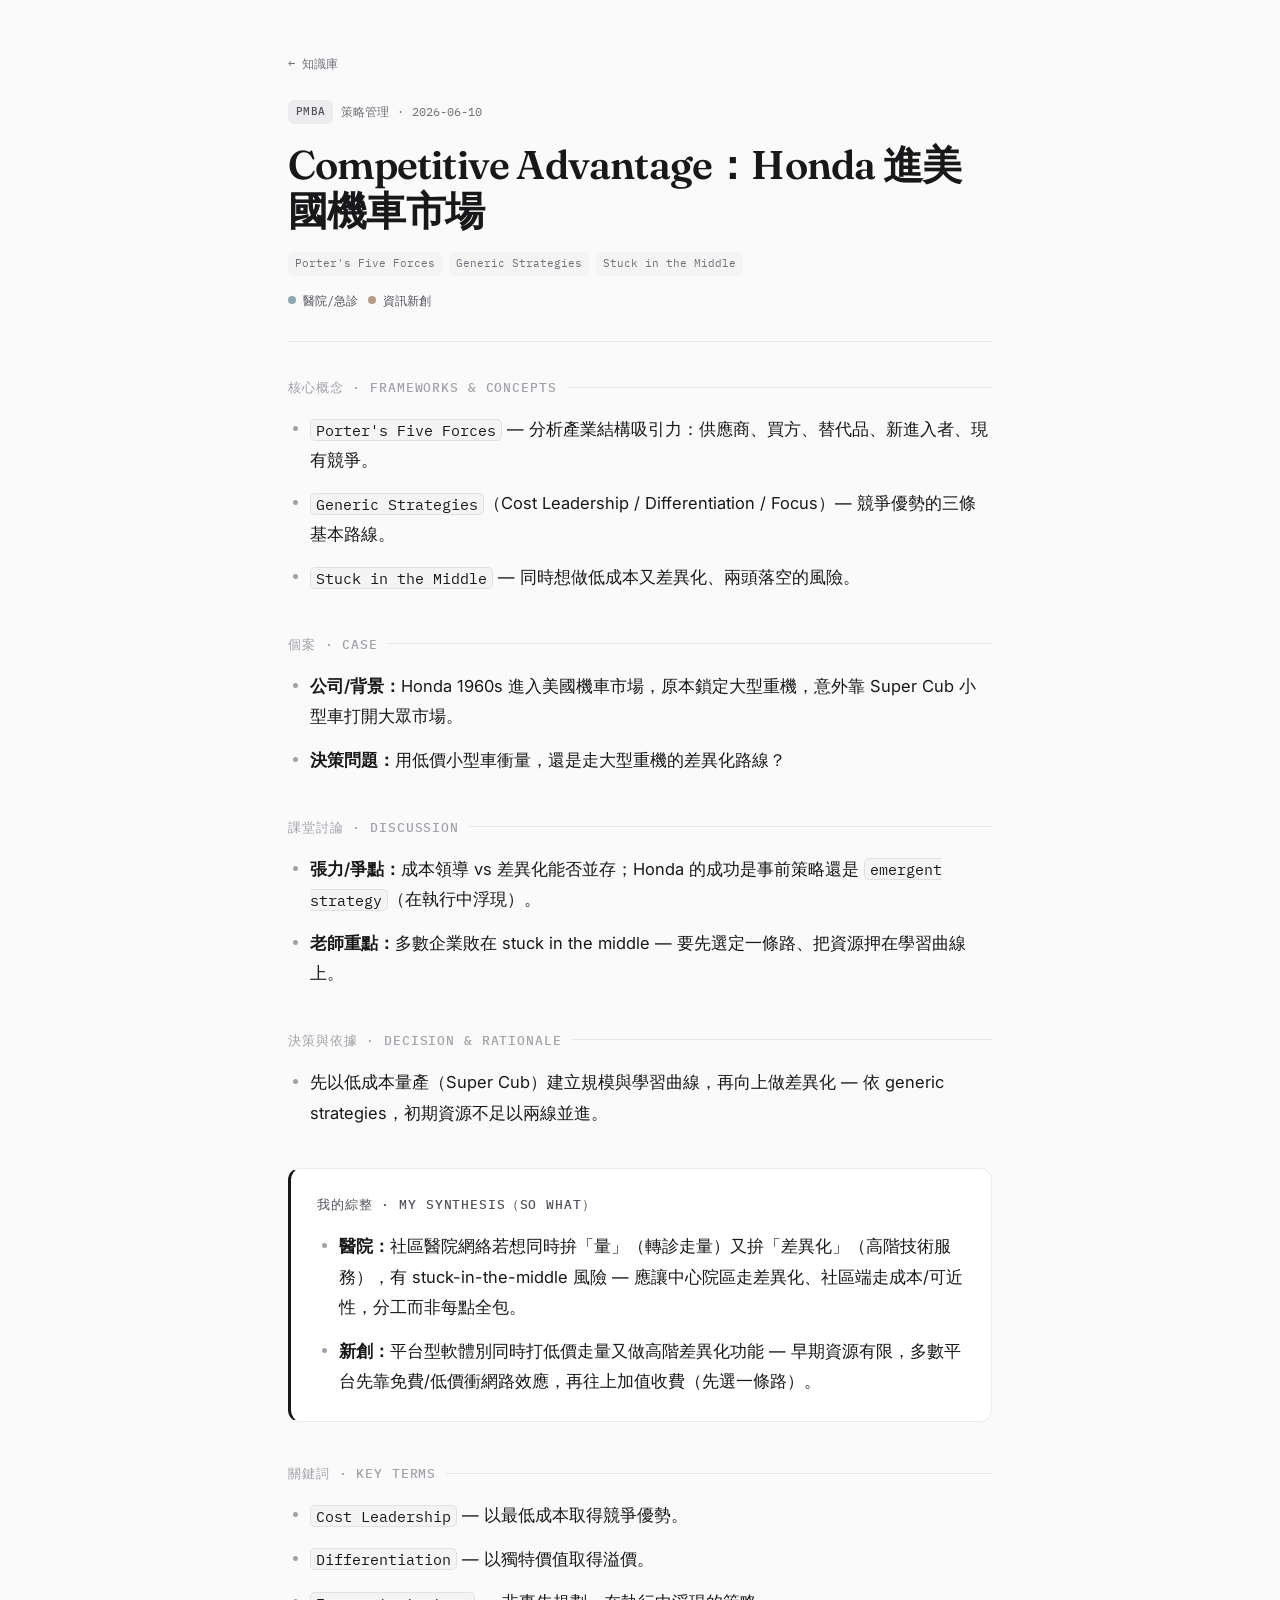
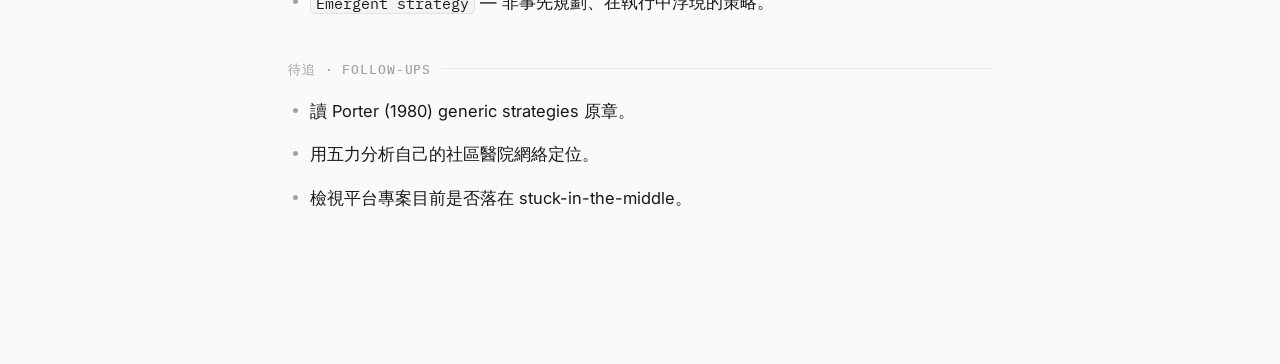
<file: notes/pmba-2026-06-10-competitive-advantage.html>
<!DOCTYPE html>
<html lang="zh-Hant">
<head>
<meta charset="utf-8">
<meta name="viewport" content="width=device-width, initial-scale=1">
<title>PMBA · 策略管理 · Competitive Advantage</title>

<!-- machine-readable metadata: the contract every sibling skill follows.
     build_manifest.py reads this to regenerate notes.json. -->
<script type="application/json" id="kb-meta">
{
  "id": "pmba-2026-06-10-competitive-advantage",
  "prefix": "PMBA",
  "skill": "mba-class-note",
  "type": "class-note",
  "title": "策略管理 · Competitive Advantage",
  "course": "策略管理",
  "date": "2026-06-10",
  "topic": "Competitive Advantage",
  "tags": ["Porter's Five Forces", "Generic Strategies", "Stuck in the Middle"],
  "domains": ["hospital", "startup"],
  "created": "2026-06-11T09:00:00+08:00",
  "file": "notes/pmba-2026-06-10-competitive-advantage.html"
}
</script>

<!-- critical CSS: keeps the note readable on its own (e.g. on iPad, before
     it's filed into the KB). The shared sheet below overrides for full styling. -->
<style>
@import url('https://fonts.googleapis.com/css2?family=Fraunces:opsz,wght@9..144,400;9..144,500;9..144,600&family=Inter:wght@400;500;600&family=IBM+Plex+Mono:wght@400;500&display=swap');
:root{--bg:#fafafa;--surface:#fff;--surface-2:#f4f4f5;--border:rgba(24,24,27,.08);--text:#18181b;--text-2:#52525b;--text-3:#71717a;--text-4:#a1a1aa;--accent:#18181b;--radius:12px;--hospital:#8fa6b0;--startup:#b79a86;--sans:"Inter",system-ui,"PingFang TC","Noto Sans TC",sans-serif;--mono:"IBM Plex Mono",ui-monospace,Menlo,monospace;--serif:"Fraunces",Georgia,"Noto Serif TC",serif;}
*{margin:0;padding:0;box-sizing:border-box;}
body{background:var(--bg);color:var(--text);font-family:var(--sans);font-size:15px;line-height:1.6;-webkit-font-smoothing:antialiased;}
.article-wrap{max-width:820px;margin:0 auto;padding:40px 28px 96px;}
.article-eyebrow{font-family:var(--mono);font-size:12px;color:var(--text-3);display:flex;flex-wrap:wrap;gap:8px;align-items:center;margin-bottom:18px;}
.badge{font-family:var(--mono);font-size:11px;padding:2px 8px;border-radius:6px;background:var(--surface-2);color:var(--text-2);}
h1.article-title{font-family:var(--serif);font-weight:600;font-size:36px;line-height:1.15;letter-spacing:-.02em;margin-bottom:18px;}
.tag{font-family:var(--mono);font-size:11px;color:var(--text-3);background:var(--surface-2);border-radius:6px;padding:2px 7px;}
.article-meta{display:flex;flex-wrap:wrap;gap:7px;margin-bottom:8px;}
.article-domains{display:flex;gap:10px;margin:14px 0 34px;padding-bottom:30px;border-bottom:1px solid var(--border);}
.domain-pill{display:flex;align-items:center;gap:7px;font-family:var(--mono);font-size:12px;color:var(--text-2);}
.dot{width:8px;height:8px;border-radius:50%;}.dot.hospital{background:var(--hospital);}.dot.startup{background:var(--startup);}
section.note-section{margin-bottom:34px;}
section.note-section>h2{font-family:var(--mono);font-size:12.5px;font-weight:500;text-transform:uppercase;letter-spacing:.06em;color:var(--text-4);margin-bottom:14px;}
.note-section ul{list-style:none;display:flex;flex-direction:column;gap:10px;}
.note-section li{position:relative;padding-left:20px;line-height:1.65;}
.note-section li::before{content:"";position:absolute;left:4px;top:11px;width:5px;height:5px;border-radius:50%;background:var(--text-4);}
.kb-term{font-family:var(--mono);font-size:.88em;background:var(--surface-2);border:1px solid var(--border);border-radius:5px;padding:.5px 5px;}
section.synthesis{background:var(--surface);border:1px solid var(--border);border-left:3px solid var(--accent);border-radius:var(--radius);padding:22px 24px;}
.back-link{display:inline-flex;align-items:center;gap:6px;font-family:var(--mono);font-size:12px;color:var(--text-3);margin-bottom:26px;}
</style>

<!-- full shared theme (palette, header). Overrides critical CSS in-repo. -->
<link rel="stylesheet" href="../assets/kb.css">
</head>
<body>

<div class="article-wrap">
  <a class="back-link" href="../index.html">← 知識庫</a>

  <div class="article-eyebrow">
    <span class="badge">PMBA</span>
    <span>策略管理</span><span>·</span><span>2026-06-10</span>
  </div>

  <h1 class="article-title">Competitive Advantage：Honda 進美國機車市場</h1>

  <div class="article-meta">
    <span class="tag">Porter's Five Forces</span>
    <span class="tag">Generic Strategies</span>
    <span class="tag">Stuck in the Middle</span>
  </div>
  <div class="article-domains">
    <span class="domain-pill"><span class="dot hospital"></span>醫院/急診</span>
    <span class="domain-pill"><span class="dot startup"></span>資訊新創</span>
  </div>

  <section class="note-section">
    <h2>核心概念 · Frameworks &amp; Concepts</h2>
    <ul>
      <li><span class="kb-term">Porter's Five Forces</span> — 分析產業結構吸引力：供應商、買方、替代品、新進入者、現有競爭。</li>
      <li><span class="kb-term">Generic Strategies</span>（Cost Leadership / Differentiation / Focus）— 競爭優勢的三條基本路線。</li>
      <li><span class="kb-term">Stuck in the Middle</span> — 同時想做低成本又差異化、兩頭落空的風險。</li>
    </ul>
  </section>

  <section class="note-section">
    <h2>個案 · Case</h2>
    <ul>
      <li><b>公司/背景：</b>Honda 1960s 進入美國機車市場，原本鎖定大型重機，意外靠 Super Cub 小型車打開大眾市場。</li>
      <li><b>決策問題：</b>用低價小型車衝量，還是走大型重機的差異化路線？</li>
    </ul>
  </section>

  <section class="note-section">
    <h2>課堂討論 · Discussion</h2>
    <ul>
      <li><b>張力/爭點：</b>成本領導 vs 差異化能否並存；Honda 的成功是事前策略還是 <span class="kb-term">emergent strategy</span>（在執行中浮現）。</li>
      <li><b>老師重點：</b>多數企業敗在 stuck in the middle — 要先選定一條路、把資源押在學習曲線上。</li>
    </ul>
  </section>

  <section class="note-section">
    <h2>決策與依據 · Decision &amp; Rationale</h2>
    <ul>
      <li>先以低成本量產（Super Cub）建立規模與學習曲線，再向上做差異化 — 依 generic strategies，初期資源不足以兩線並進。</li>
    </ul>
  </section>

  <section class="note-section synthesis">
    <h2>我的綜整 · My Synthesis（So what）</h2>
    <ul>
      <li><b>醫院：</b>社區醫院網絡若想同時拚「量」（轉診走量）又拚「差異化」（高階技術服務），有 stuck-in-the-middle 風險 — 應讓中心院區走差異化、社區端走成本/可近性，分工而非每點全包。</li>
      <li><b>新創：</b>平台型軟體別同時打低價走量又做高階差異化功能 — 早期資源有限，多數平台先靠免費/低價衝網路效應，再往上加值收費（先選一條路）。</li>
    </ul>
  </section>

  <section class="note-section">
    <h2>關鍵詞 · Key terms</h2>
    <ul>
      <li><span class="kb-term">Cost Leadership</span> — 以最低成本取得競爭優勢。</li>
      <li><span class="kb-term">Differentiation</span> — 以獨特價值取得溢價。</li>
      <li><span class="kb-term">Emergent strategy</span> — 非事先規劃、在執行中浮現的策略。</li>
    </ul>
  </section>

  <section class="note-section">
    <h2>待追 · Follow-ups</h2>
    <ul>
      <li>讀 Porter (1980) generic strategies 原章。</li>
      <li>用五力分析自己的社區醫院網絡定位。</li>
      <li>檢視平台專案目前是否落在 stuck-in-the-middle。</li>
    </ul>
  </section>
</div>
</body>
</html>
</file>
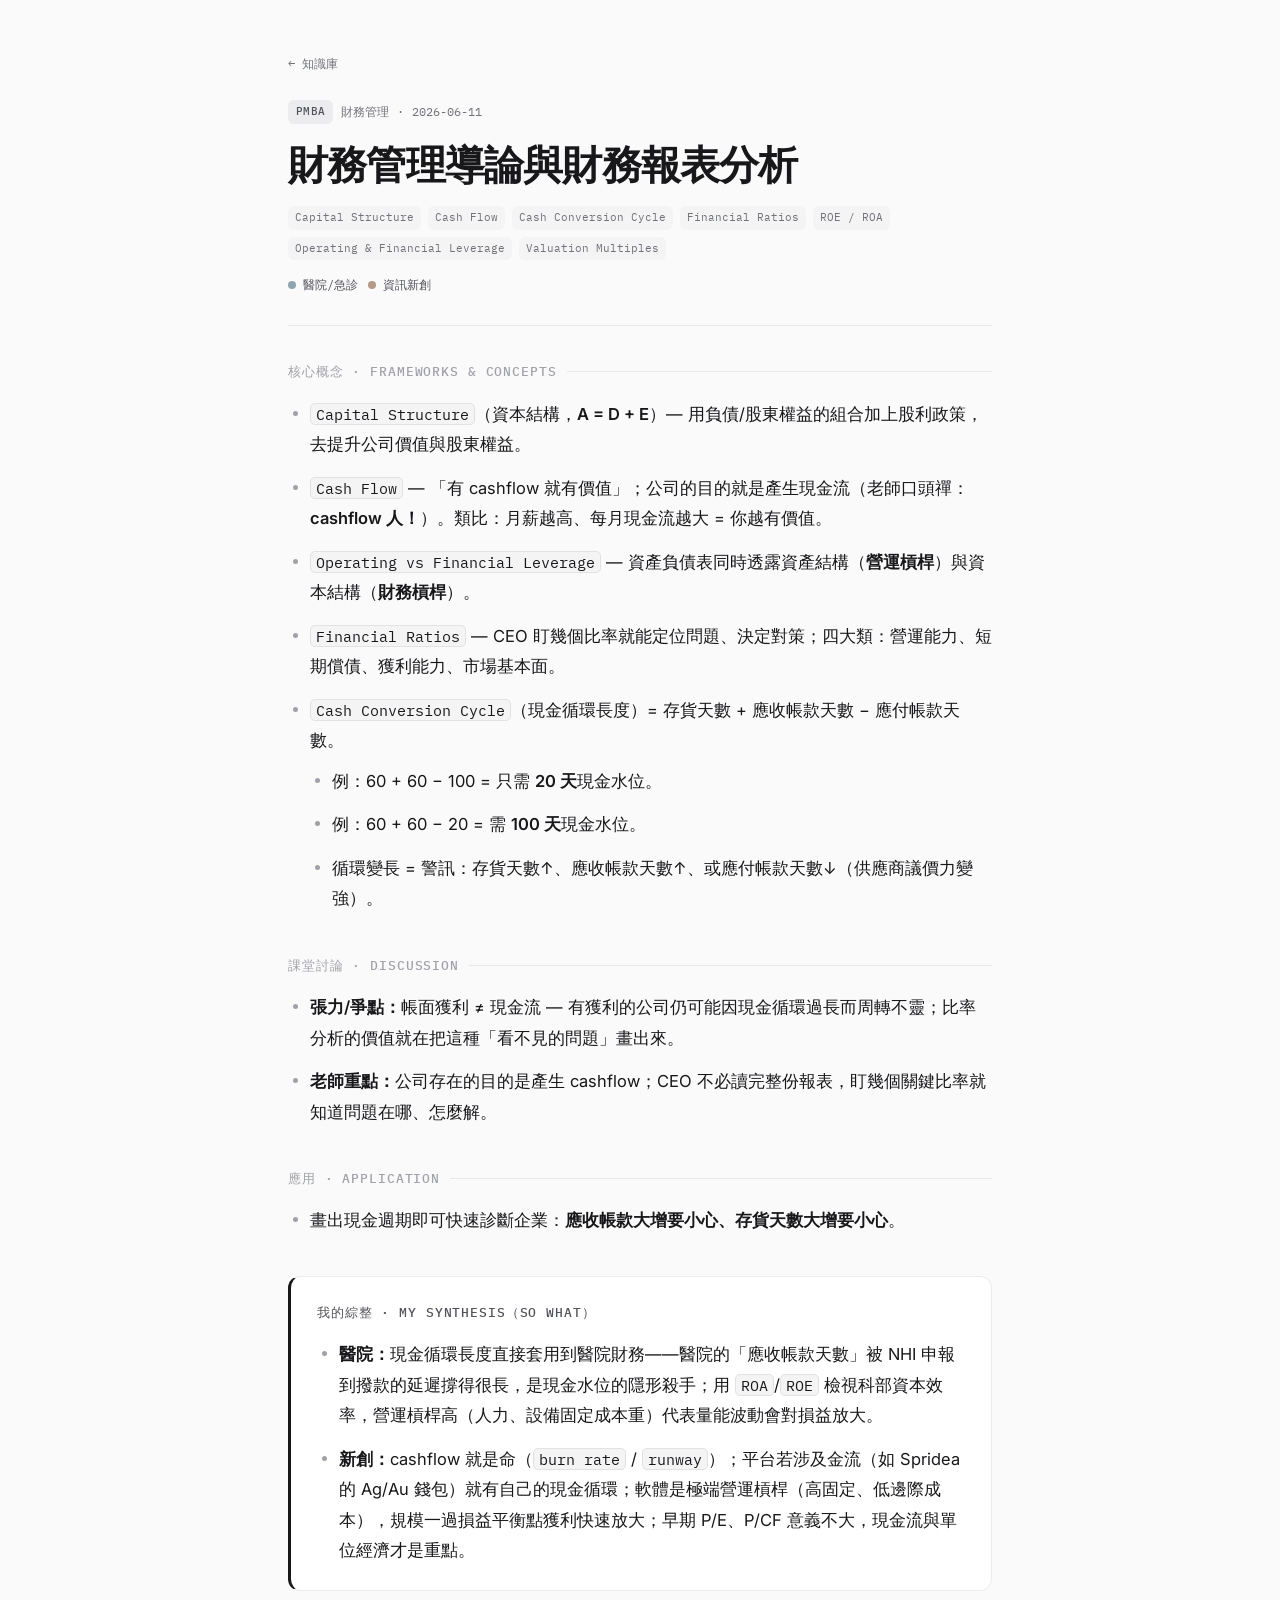
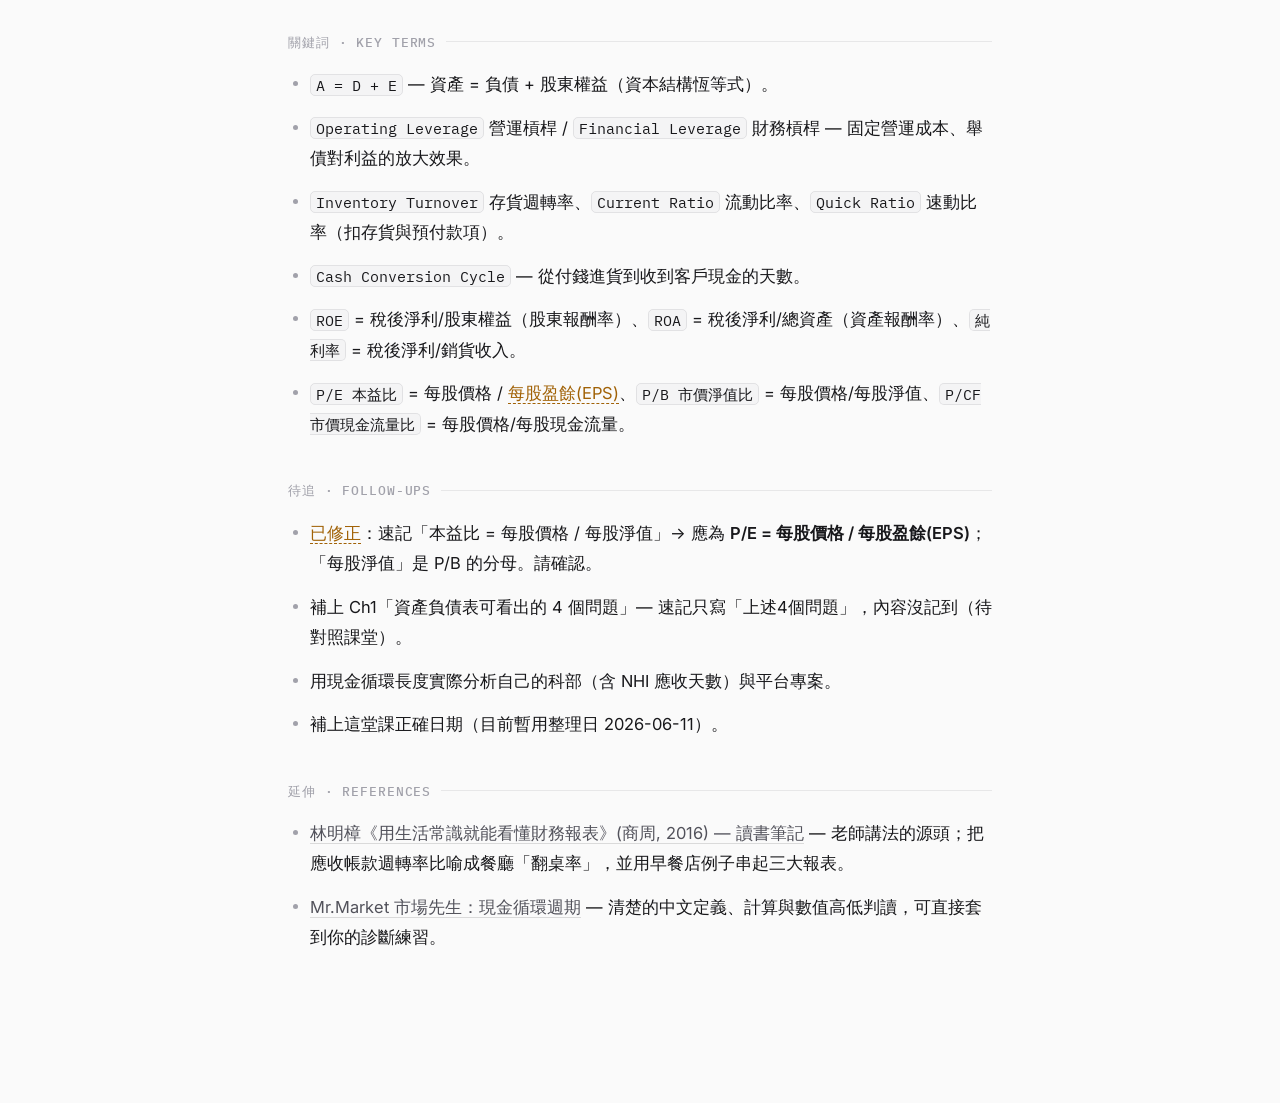
<file: notes/pmba-2026-06-11-financial-statement-analysis.html>
<!DOCTYPE html>
<html lang="zh-Hant">
<head>
<meta charset="utf-8">
<meta name="viewport" content="width=device-width, initial-scale=1">
<title>PMBA · 財務管理導論與財務報表分析</title>

<script type="application/json" id="kb-meta">
{
  "id": "pmba-2026-06-11-financial-statement-analysis",
  "prefix": "PMBA",
  "skill": "mba-class-note",
  "type": "class-note",
  "title": "財務管理導論與財務報表分析",
  "course": "財務管理",
  "date": "2026-06-11",
  "topic": "Financial Statements & Ratio Analysis",
  "tags": ["Capital Structure", "Cash Flow", "Cash Conversion Cycle", "Financial Ratios", "ROE / ROA", "Operating & Financial Leverage", "Valuation Multiples"],
  "domains": ["hospital", "startup"],
  "created": "2026-06-11T14:55:00+08:00",
  "file": "notes/pmba-2026-06-11-financial-statement-analysis.html"
}
</script>

<style>
@import url('https://fonts.googleapis.com/css2?family=Fraunces:opsz,wght@9..144,400;9..144,500;9..144,600&family=Inter:wght@400;500;600&family=IBM+Plex+Mono:wght@400;500&display=swap');
:root{--bg:#fafafa;--surface:#fff;--surface-2:#f4f4f5;--border:rgba(24,24,27,.08);--text:#18181b;--text-2:#52525b;--text-3:#71717a;--text-4:#a1a1aa;--accent:#18181b;--radius:12px;--hospital:#8fa6b0;--startup:#b79a86;--correction:#a16207;--sans:"Inter",system-ui,"PingFang TC","Noto Sans TC",sans-serif;--mono:"IBM Plex Mono",ui-monospace,Menlo,monospace;--serif:"Fraunces",Georgia,"Noto Serif TC",serif;}
*{margin:0;padding:0;box-sizing:border-box;}
body{background:var(--bg);color:var(--text);font-family:var(--sans);font-size:16.5px;line-height:1.78;-webkit-font-smoothing:antialiased;}
.article-wrap{max-width:760px;margin:0 auto;padding:48px 28px 110px;}
.article-eyebrow{font-family:var(--mono);font-size:12.5px;color:var(--text-3);display:flex;flex-wrap:wrap;gap:8px;align-items:center;margin-bottom:18px;}
.badge{font-family:var(--mono);font-size:11.5px;padding:2px 8px;border-radius:6px;background:var(--surface-2);color:var(--text-2);}
h1.article-title{font-family:var(--serif);font-weight:600;font-size:40px;line-height:1.15;letter-spacing:-.02em;margin-bottom:20px;}
.tag{font-family:var(--mono);font-size:11.5px;color:var(--text-3);background:var(--surface-2);border-radius:6px;padding:2px 7px;}
.article-meta{display:flex;flex-wrap:wrap;gap:7px;margin-bottom:8px;}
.article-domains{display:flex;gap:10px;margin:14px 0 40px;padding-bottom:32px;border-bottom:1px solid var(--border);}
.domain-pill{display:flex;align-items:center;gap:7px;font-family:var(--mono);font-size:12.5px;color:var(--text-2);}
.dot{width:8px;height:8px;border-radius:50%;}.dot.hospital{background:var(--hospital);}.dot.startup{background:var(--startup);}
section.note-section{margin-bottom:40px;}
section.note-section>h2{font-family:var(--mono);font-size:13px;font-weight:500;text-transform:uppercase;letter-spacing:.07em;color:var(--text-4);margin-bottom:16px;}
.note-section ul{list-style:none;display:flex;flex-direction:column;gap:13px;}
.note-section li{position:relative;padding-left:22px;line-height:1.85;}
.note-section li::before{content:"";position:absolute;left:5px;top:12px;width:5px;height:5px;border-radius:50%;background:var(--text-4);}
.note-section li ul{margin-top:10px;}
.kb-term{font-family:var(--mono);font-size:.9em;background:var(--surface-2);border:1px solid var(--border);border-radius:5px;padding:.5px 5px;}
.correction{color:var(--correction);border-bottom:1px dashed var(--correction);cursor:help;}
section.synthesis{background:var(--surface);border:1px solid var(--border);border-left:3px solid var(--accent);border-radius:var(--radius);padding:24px 26px;}
.refs a{color:var(--text-2);border-bottom:1px solid rgba(24,24,27,.14);}
.refs a:hover{color:var(--text);}
.back-link{display:inline-flex;align-items:center;gap:6px;font-family:var(--mono);font-size:12.5px;color:var(--text-3);margin-bottom:28px;}
</style>

<link rel="stylesheet" href="../assets/kb.css">
</head>
<body>

<div class="article-wrap">
  <a class="back-link" href="../index.html">← 知識庫</a>

  <div class="article-eyebrow">
    <span class="badge">PMBA</span>
    <span>財務管理</span><span>·</span><span>2026-06-11</span>
  </div>

  <h1 class="article-title">財務管理導論與財務報表分析</h1>

  <div class="article-meta">
    <span class="tag">Capital Structure</span>
    <span class="tag">Cash Flow</span>
    <span class="tag">Cash Conversion Cycle</span>
    <span class="tag">Financial Ratios</span>
    <span class="tag">ROE / ROA</span>
    <span class="tag">Operating &amp; Financial Leverage</span>
    <span class="tag">Valuation Multiples</span>
  </div>
  <div class="article-domains">
    <span class="domain-pill"><span class="dot hospital"></span>醫院/急診</span>
    <span class="domain-pill"><span class="dot startup"></span>資訊新創</span>
  </div>

  <section class="note-section">
    <h2>核心概念 · Frameworks &amp; Concepts</h2>
    <ul>
      <li><span class="kb-term">Capital Structure</span>（資本結構，<b>A = D + E</b>）— 用負債/股東權益的組合加上股利政策，去提升公司價值與股東權益。</li>
      <li><span class="kb-term">Cash Flow</span> — 「有 cashflow 就有價值」；公司的目的就是產生現金流（老師口頭禪：<b>cashflow 人！</b>）。類比：月薪越高、每月現金流越大 = 你越有價值。</li>
      <li><span class="kb-term">Operating vs Financial Leverage</span> — 資產負債表同時透露資產結構（<b>營運槓桿</b>）與資本結構（<b>財務槓桿</b>）。</li>
      <li><span class="kb-term">Financial Ratios</span> — CEO 盯幾個比率就能定位問題、決定對策；四大類：營運能力、短期償債、獲利能力、市場基本面。</li>
      <li><span class="kb-term">Cash Conversion Cycle</span>（現金循環長度）= 存貨天數 + 應收帳款天數 − 應付帳款天數。
        <ul>
          <li>例：60 + 60 − 100 = 只需 <b>20 天</b>現金水位。</li>
          <li>例：60 + 60 − 20 = 需 <b>100 天</b>現金水位。</li>
          <li>循環變長 = 警訊：存貨天數↑、應收帳款天數↑、或應付帳款天數↓（供應商議價力變強）。</li>
        </ul>
      </li>
    </ul>
  </section>

  <section class="note-section">
    <h2>課堂討論 · Discussion</h2>
    <ul>
      <li><b>張力/爭點：</b>帳面獲利 ≠ 現金流 — 有獲利的公司仍可能因現金循環過長而周轉不靈；比率分析的價值就在把這種「看不見的問題」畫出來。</li>
      <li><b>老師重點：</b>公司存在的目的是產生 cashflow；CEO 不必讀完整份報表，盯幾個關鍵比率就知道問題在哪、怎麼解。</li>
    </ul>
  </section>

  <section class="note-section">
    <h2>應用 · Application</h2>
    <ul>
      <li>畫出現金週期即可快速診斷企業：<b>應收帳款大增要小心、存貨天數大增要小心</b>。</li>
    </ul>
  </section>

  <section class="note-section synthesis">
    <h2>我的綜整 · My Synthesis（So what）</h2>
    <ul>
      <li><b>醫院：</b>現金循環長度直接套用到醫院財務——醫院的「應收帳款天數」被 NHI 申報到撥款的延遲撐得很長，是現金水位的隱形殺手；用 <span class="kb-term">ROA</span>/<span class="kb-term">ROE</span> 檢視科部資本效率，營運槓桿高（人力、設備固定成本重）代表量能波動會對損益放大。</li>
      <li><b>新創：</b>cashflow 就是命（<span class="kb-term">burn rate</span> / <span class="kb-term">runway</span>）；平台若涉及金流（如 Spridea 的 Ag/Au 錢包）就有自己的現金循環；軟體是極端營運槓桿（高固定、低邊際成本），規模一過損益平衡點獲利快速放大；早期 P/E、P/CF 意義不大，現金流與單位經濟才是重點。</li>
    </ul>
  </section>

  <section class="note-section">
    <h2>關鍵詞 · Key terms</h2>
    <ul>
      <li><span class="kb-term">A = D + E</span> — 資產 = 負債 + 股東權益（資本結構恆等式）。</li>
      <li><span class="kb-term">Operating Leverage</span> 營運槓桿 / <span class="kb-term">Financial Leverage</span> 財務槓桿 — 固定營運成本、舉債對利益的放大效果。</li>
      <li><span class="kb-term">Inventory Turnover</span> 存貨週轉率、<span class="kb-term">Current Ratio</span> 流動比率、<span class="kb-term">Quick Ratio</span> 速動比率（扣存貨與預付款項）。</li>
      <li><span class="kb-term">Cash Conversion Cycle</span> — 從付錢進貨到收到客戶現金的天數。</li>
      <li><span class="kb-term">ROE</span> = 稅後淨利/股東權益（股東報酬率）、<span class="kb-term">ROA</span> = 稅後淨利/總資產（資產報酬率）、<span class="kb-term">純利率</span> = 稅後淨利/銷貨收入。</li>
      <li><span class="kb-term">P/E 本益比</span> = 每股價格 / <span class="correction" title="原記錄：每股淨值">每股盈餘(EPS)</span>、<span class="kb-term">P/B 市價淨值比</span> = 每股價格/每股淨值、<span class="kb-term">P/CF 市價現金流量比</span> = 每股價格/每股現金流量。</li>
    </ul>
  </section>

  <section class="note-section">
    <h2>待追 · Follow-ups</h2>
    <ul>
      <li><span class="correction">已修正</span>：速記「本益比 = 每股價格 / 每股淨值」→ 應為 <b>P/E = 每股價格 / 每股盈餘(EPS)</b>；「每股淨值」是 P/B 的分母。請確認。</li>
      <li>補上 Ch1「資產負債表可看出的 4 個問題」— 速記只寫「上述4個問題」，內容沒記到（待對照課堂）。</li>
      <li>用現金循環長度實際分析自己的科部（含 NHI 應收天數）與平台專案。</li>
      <li>補上這堂課正確日期（目前暫用整理日 2026-06-11）。</li>
    </ul>
  </section>

  <section class="note-section refs">
    <h2>延伸 · References</h2>
    <ul>
      <li><a href="https://sunnyfge.pixnet.net/blog/posts/10352325767" target="_blank" rel="noopener">林明樟《用生活常識就能看懂財務報表》(商周, 2016) — 讀書筆記</a> — 老師講法的源頭；把應收帳款週轉率比喻成餐廳「翻桌率」，並用早餐店例子串起三大報表。</li>
      <li><a href="https://rich01.com/what-is-cash-conversion-cycle/" target="_blank" rel="noopener">Mr.Market 市場先生：現金循環週期</a> — 清楚的中文定義、計算與數值高低判讀，可直接套到你的診斷練習。</li>
    </ul>
  </section>
</div>
</body>
</html>
</file>
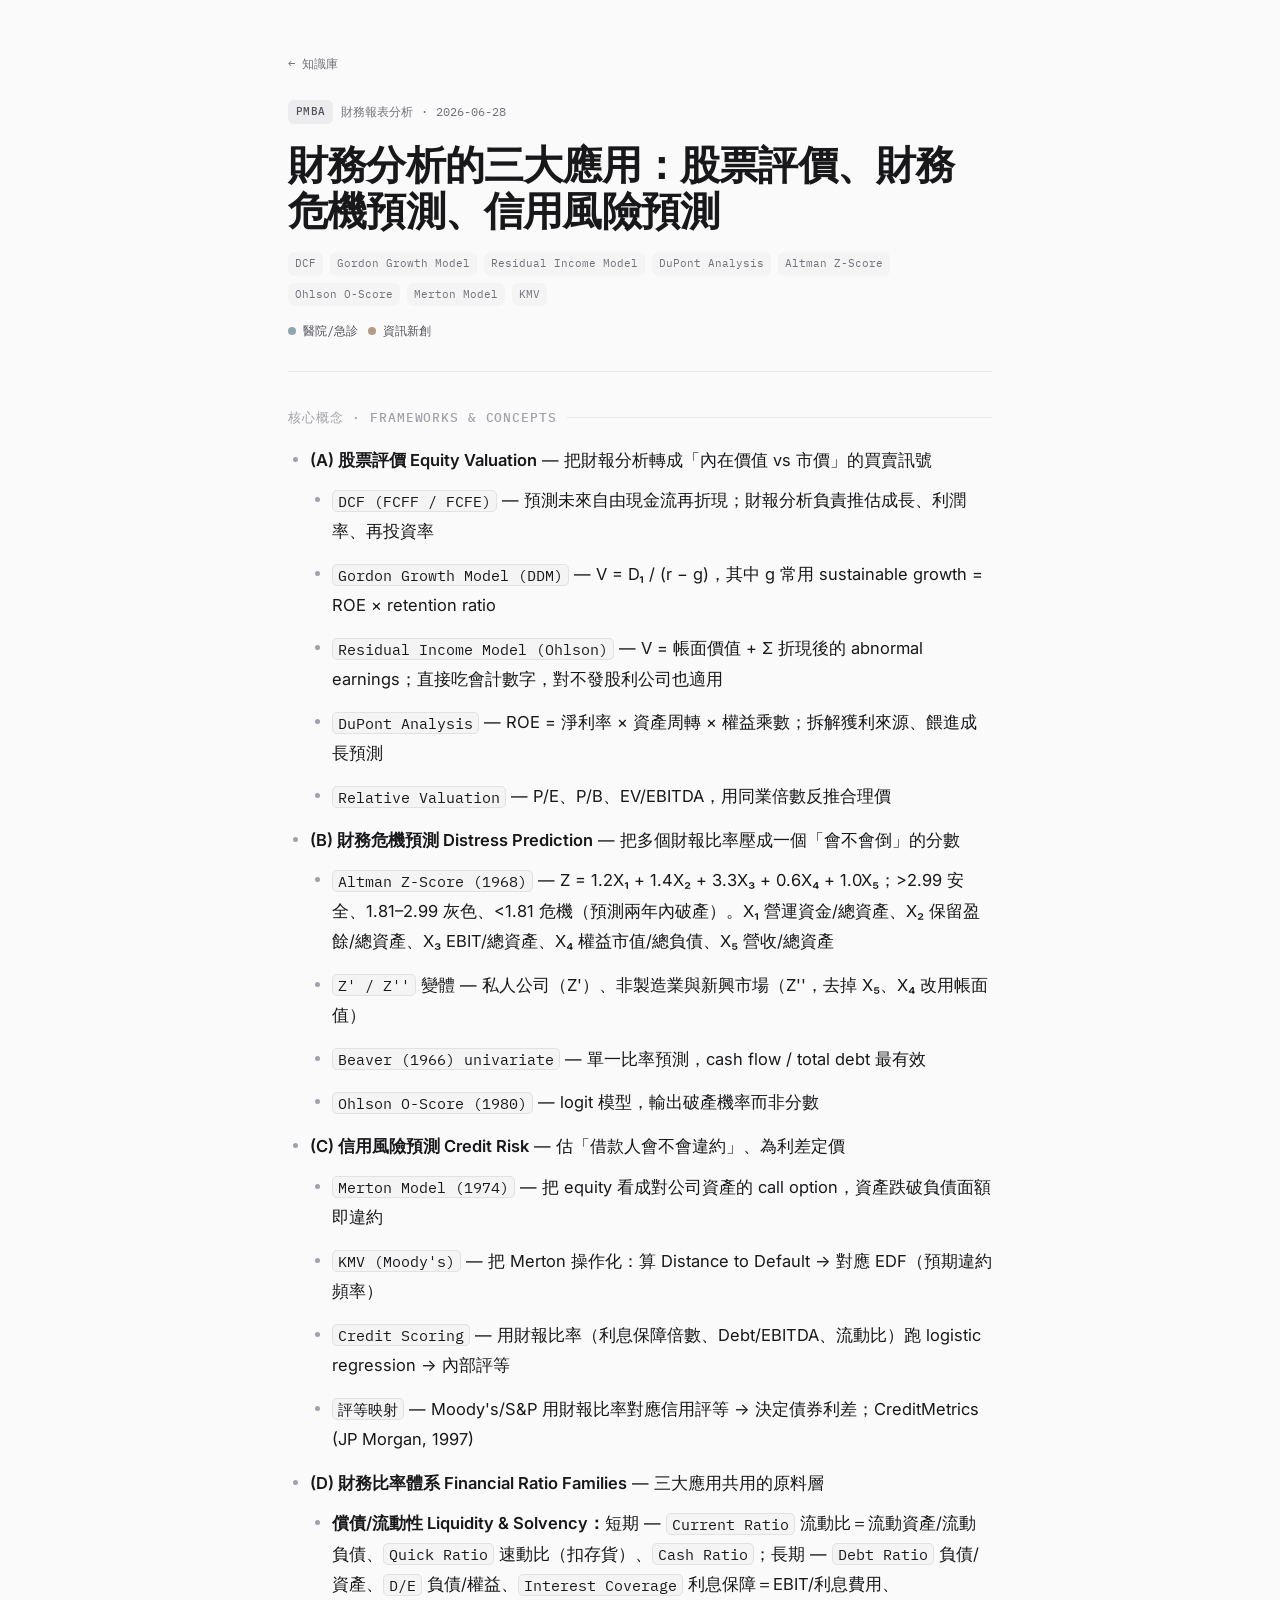
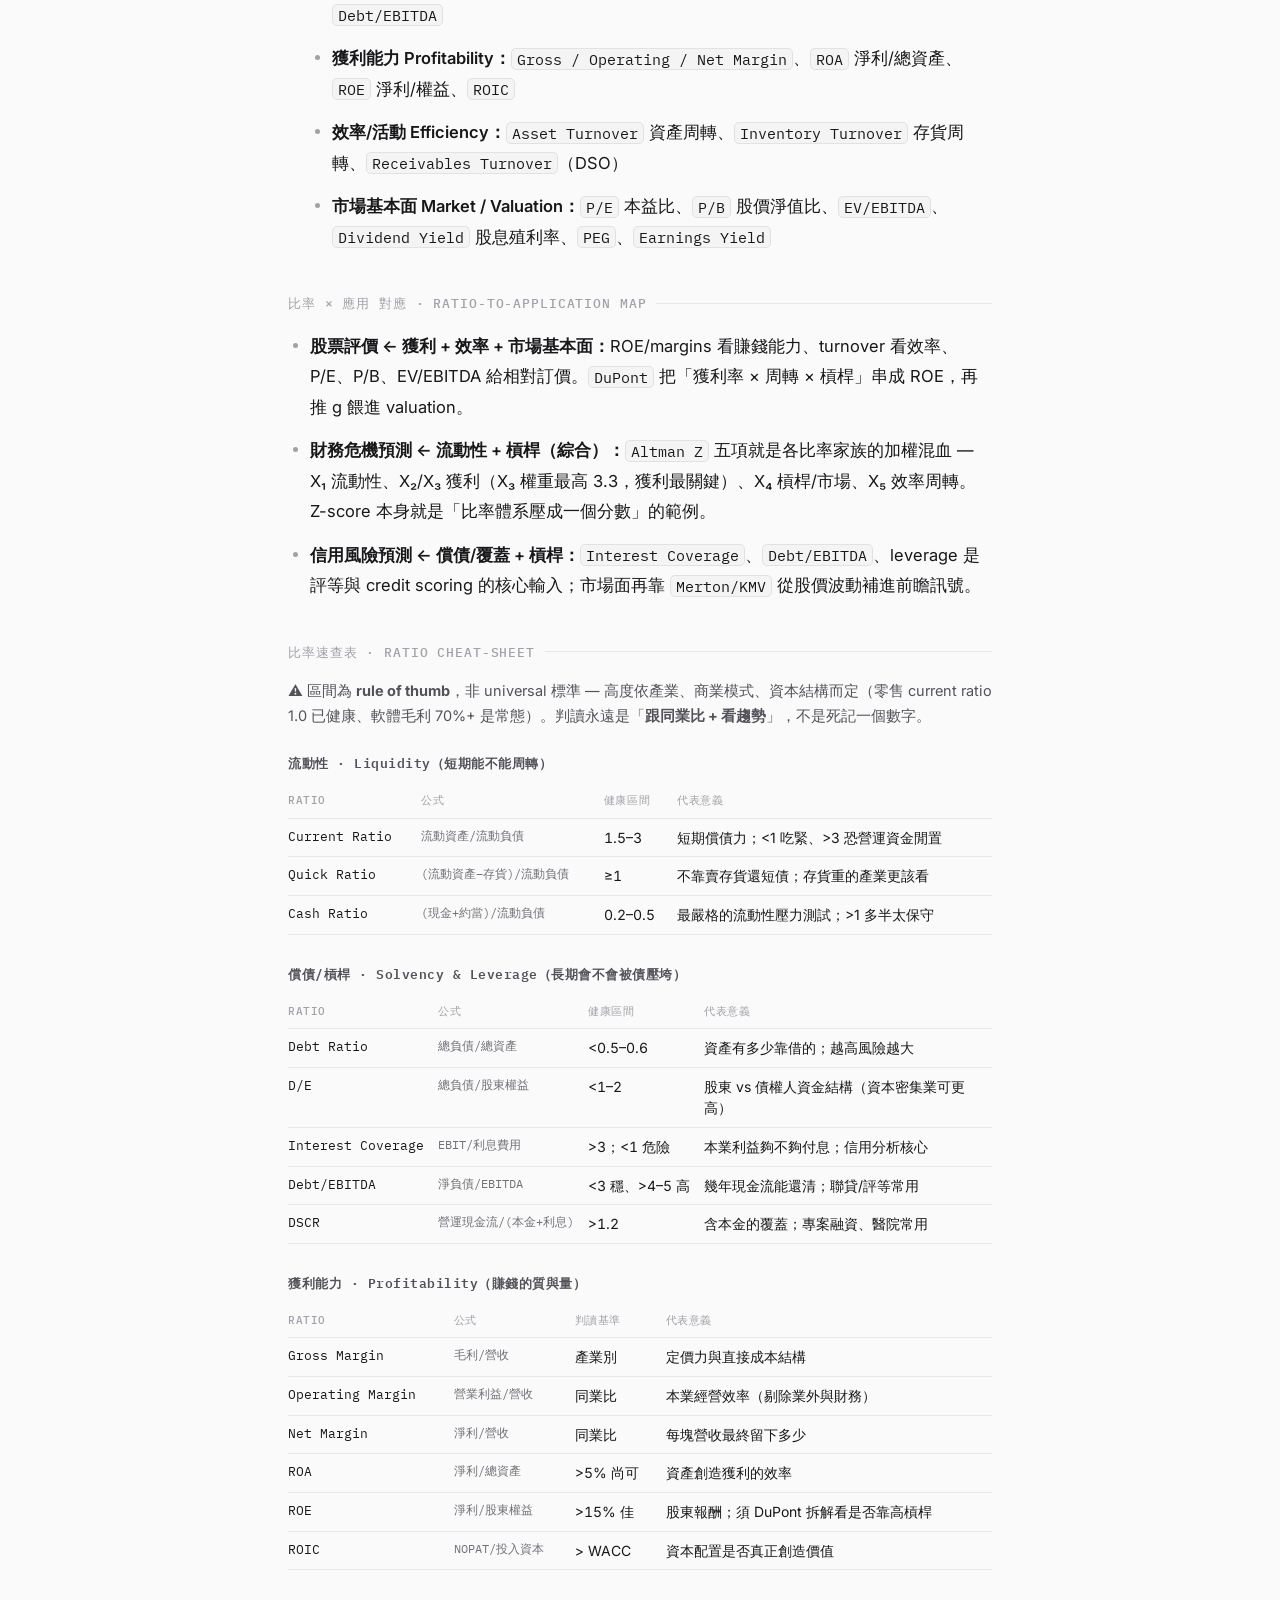
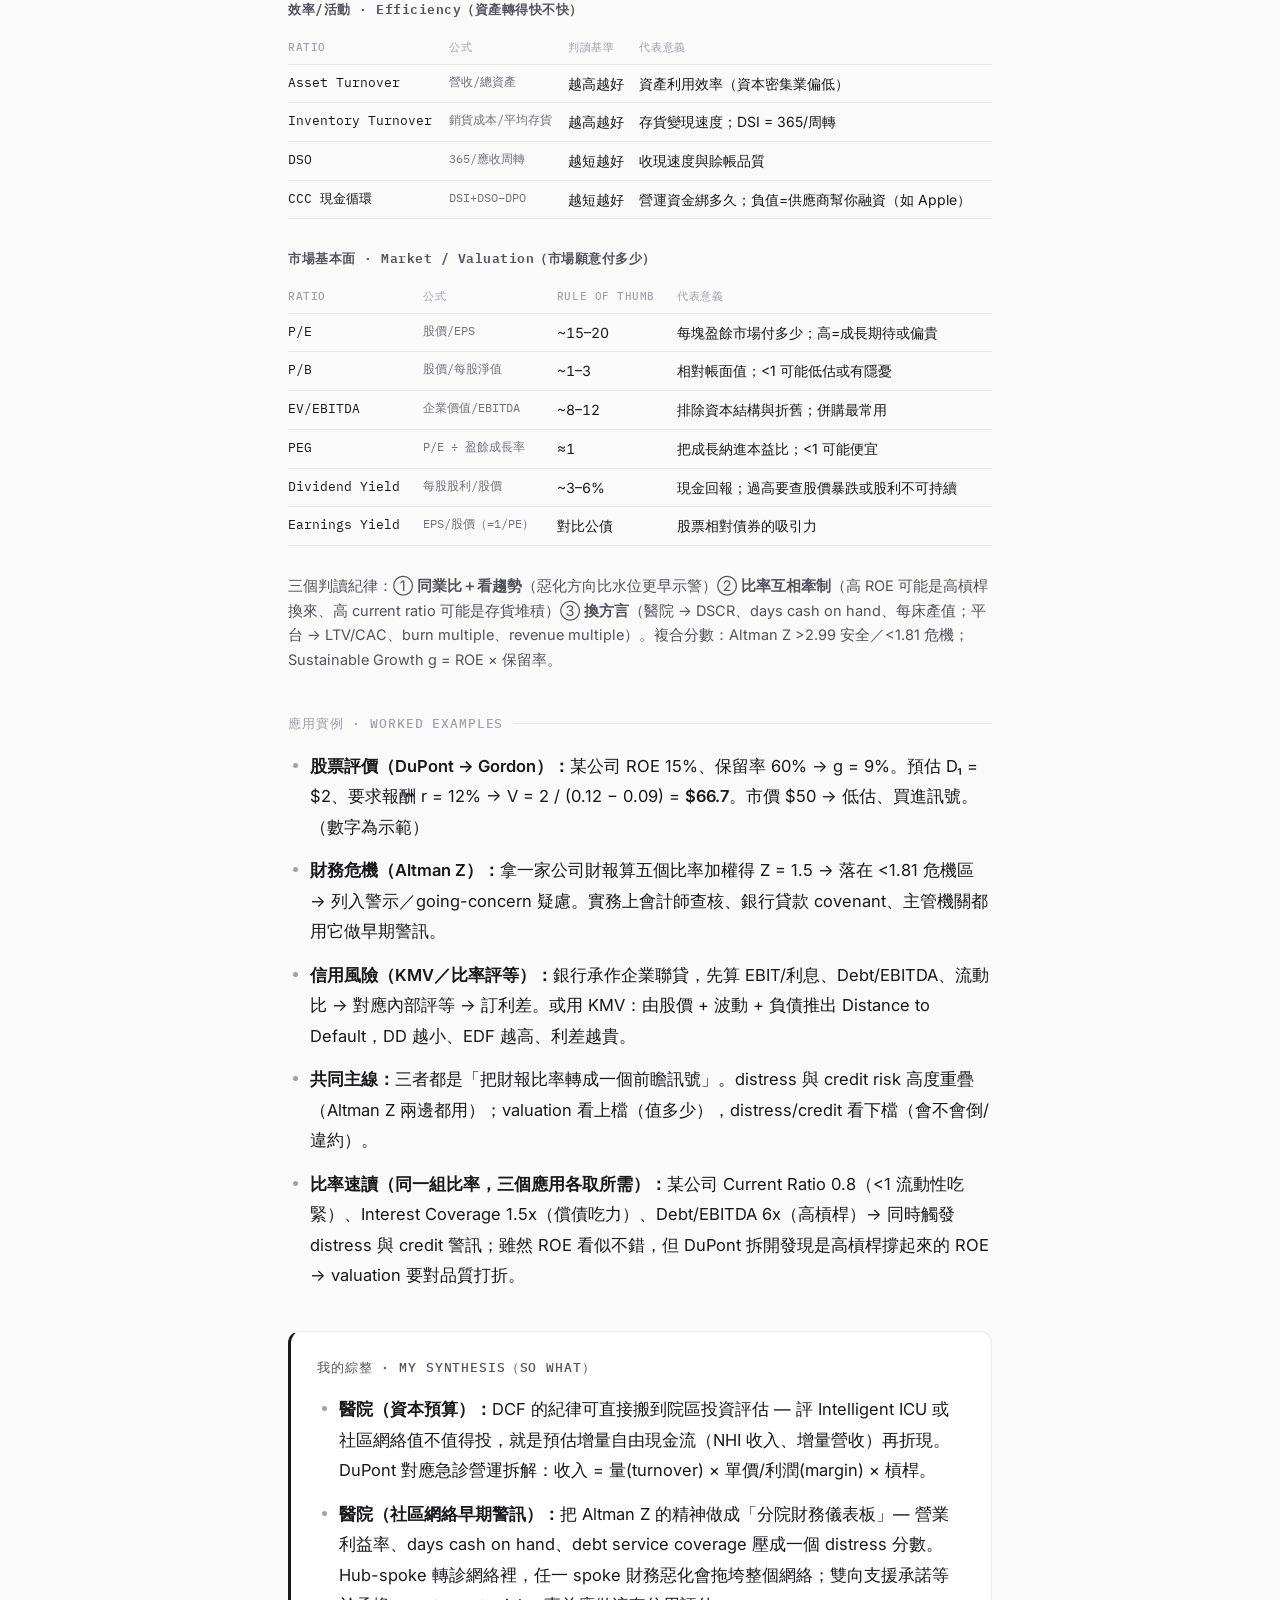
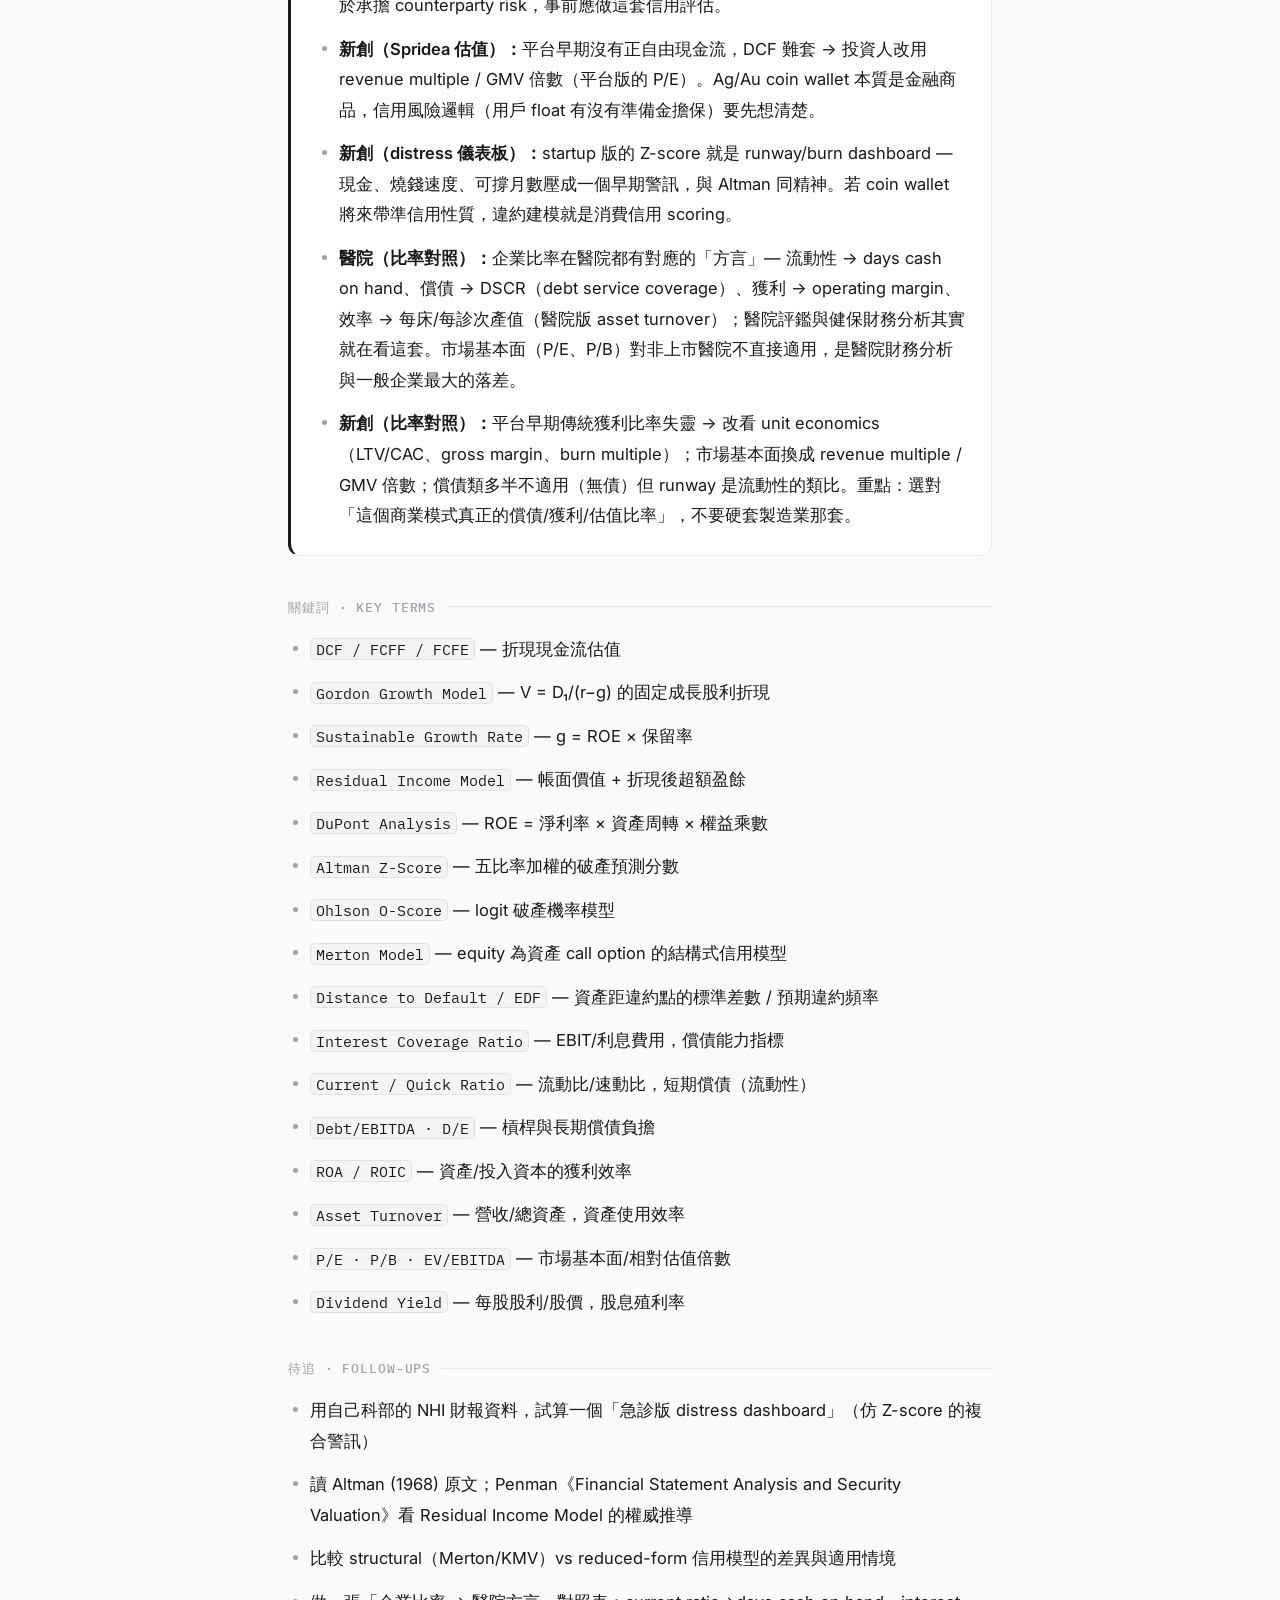
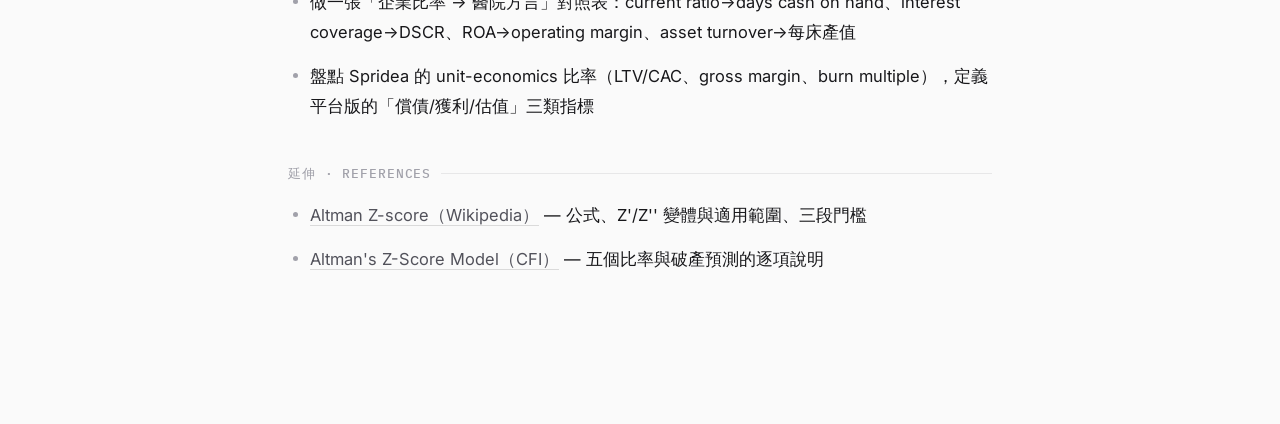
<file: notes/pmba-2026-06-28-financial-analysis-applications.html>
<!DOCTYPE html>
<html lang="zh-Hant">
<head>
<meta charset="utf-8">
<meta name="viewport" content="width=device-width, initial-scale=1">
<title>PMBA · 財務分析的三大應用：股票評價、財務危機預測、信用風險預測</title>

<!-- ============================================================
     kb-meta — machine-readable metadata. build_manifest.py reads
     THIS to regenerate notes.json. Keep the keys exactly; fill values.
     domains: subset of ["hospital","startup"]. tags: framework names (EN).
     ============================================================ -->
<script type="application/json" id="kb-meta">
{
  "id": "pmba-2026-06-28-financial-analysis-applications",
  "prefix": "PMBA",
  "skill": "mba-class-note",
  "type": "class-note",
  "title": "財務分析的三大應用：股票評價、財務危機預測、信用風險預測",
  "course": "財務報表分析",
  "date": "2026-06-28",
  "topic": "財務分析的應用：valuation / distress / credit risk",
  "tags": ["DCF","Gordon Growth Model","Residual Income Model","DuPont Analysis","Altman Z-Score","Ohlson O-Score","Merton Model","KMV"],
  "domains": ["hospital","startup"],
  "created": "2026-06-28T11:30:00+08:00",
  "file": "notes/pmba-2026-06-28-financial-analysis-applications.html"
}
</script>

<!-- ============================================================
     CRITICAL CSS — DO NOT EDIT. Copy verbatim into every note.
     Makes the note self-contained: it renders correctly on its own
     (e.g. on iPad, before it is filed into the KB repo) without
     depending on assets/kb.css. The shared sheet linked AFTER this
     block overrides it for full theming once the note is in the KB.
     ============================================================ -->
<style>
@import url('https://fonts.googleapis.com/css2?family=Fraunces:opsz,wght@9..144,400;9..144,500;9..144,600&family=Inter:wght@400;500;600&family=IBM+Plex+Mono:wght@400;500&display=swap');
:root{--bg:#fafafa;--surface:#fff;--surface-2:#f4f4f5;--border:rgba(24,24,27,.08);--text:#18181b;--text-2:#52525b;--text-3:#71717a;--text-4:#a1a1aa;--accent:#18181b;--radius:12px;--hospital:#8fa6b0;--startup:#b79a86;--correction:#a16207;--sans:"Inter",system-ui,"PingFang TC","Noto Sans TC",sans-serif;--mono:"IBM Plex Mono",ui-monospace,Menlo,monospace;--serif:"Fraunces",Georgia,"Noto Serif TC",serif;}
*{margin:0;padding:0;box-sizing:border-box;}
body{background:var(--bg);color:var(--text);font-family:var(--sans);font-size:16.5px;line-height:1.78;-webkit-font-smoothing:antialiased;}
.article-wrap{max-width:760px;margin:0 auto;padding:48px 28px 110px;}
.article-eyebrow{font-family:var(--mono);font-size:12.5px;color:var(--text-3);display:flex;flex-wrap:wrap;gap:8px;align-items:center;margin-bottom:18px;}
.badge{font-family:var(--mono);font-size:11.5px;padding:2px 8px;border-radius:6px;background:var(--surface-2);color:var(--text-2);}
h1.article-title{font-family:var(--serif);font-weight:600;font-size:40px;line-height:1.15;letter-spacing:-.02em;margin-bottom:20px;}
.tag{font-family:var(--mono);font-size:11.5px;color:var(--text-3);background:var(--surface-2);border-radius:6px;padding:2px 7px;}
.article-meta{display:flex;flex-wrap:wrap;gap:7px;margin-bottom:8px;}
.article-domains{display:flex;gap:10px;margin:14px 0 40px;padding-bottom:32px;border-bottom:1px solid var(--border);}
.domain-pill{display:flex;align-items:center;gap:7px;font-family:var(--mono);font-size:12.5px;color:var(--text-2);}
.dot{width:8px;height:8px;border-radius:50%;}.dot.hospital{background:var(--hospital);}.dot.startup{background:var(--startup);}
section.note-section{margin-bottom:40px;}
section.note-section>h2{font-family:var(--mono);font-size:13px;font-weight:500;text-transform:uppercase;letter-spacing:.07em;color:var(--text-4);margin-bottom:16px;}
.note-section ul{list-style:none;display:flex;flex-direction:column;gap:13px;}
.note-section li{position:relative;padding-left:22px;line-height:1.85;}
.note-section li::before{content:"";position:absolute;left:5px;top:12px;width:5px;height:5px;border-radius:50%;background:var(--text-4);}
.note-section li ul{margin-top:10px;}
.kb-term{font-family:var(--mono);font-size:.9em;background:var(--surface-2);border:1px solid var(--border);border-radius:5px;padding:.5px 5px;}
.correction{color:var(--correction);border-bottom:1px dashed var(--correction);cursor:help;}
section.synthesis{background:var(--surface);border:1px solid var(--border);border-left:3px solid var(--accent);border-radius:var(--radius);padding:24px 26px;}
.refs a{color:var(--text-2);border-bottom:1px solid var(--border-strong,rgba(24,24,27,.14));}
.refs a:hover{color:var(--text);}
.back-link{display:inline-flex;align-items:center;gap:6px;font-family:var(--mono);font-size:12.5px;color:var(--text-3);margin-bottom:28px;}
</style>

<!-- full shared theme (palette, header). Overrides critical CSS in-repo. -->
<link rel="stylesheet" href="../assets/kb.css">
</head>
<body data-theme="grayscale">

<div class="article-wrap">
  <a class="back-link" href="../index.html">← 知識庫</a>

  <div class="article-eyebrow">
    <span class="badge">PMBA</span>
    <span>財務報表分析</span><span>·</span><span>2026-06-28</span>
  </div>

  <h1 class="article-title">財務分析的三大應用：股票評價、財務危機預測、信用風險預測</h1>

  <div class="article-meta">
    <span class="tag">DCF</span>
    <span class="tag">Gordon Growth Model</span>
    <span class="tag">Residual Income Model</span>
    <span class="tag">DuPont Analysis</span>
    <span class="tag">Altman Z-Score</span>
    <span class="tag">Ohlson O-Score</span>
    <span class="tag">Merton Model</span>
    <span class="tag">KMV</span>
  </div>

  <div class="article-domains">
    <span class="domain-pill"><span class="dot hospital"></span>醫院/急診</span>
    <span class="domain-pill"><span class="dot startup"></span>資訊新創</span>
  </div>

  <section class="note-section">
    <h2>核心概念 · Frameworks &amp; Concepts</h2>
    <ul>
      <li><b>(A) 股票評價 Equity Valuation</b> — 把財報分析轉成「內在價值 vs 市價」的買賣訊號
        <ul>
          <li><span class="kb-term">DCF (FCFF / FCFE)</span> — 預測未來自由現金流再折現；財報分析負責推估成長、利潤率、再投資率</li>
          <li><span class="kb-term">Gordon Growth Model (DDM)</span> — V = D₁ / (r − g)，其中 g 常用 sustainable growth = ROE × retention ratio</li>
          <li><span class="kb-term">Residual Income Model (Ohlson)</span> — V = 帳面價值 + Σ 折現後的 abnormal earnings；直接吃會計數字，對不發股利公司也適用</li>
          <li><span class="kb-term">DuPont Analysis</span> — ROE = 淨利率 × 資產周轉 × 權益乘數；拆解獲利來源、餵進成長預測</li>
          <li><span class="kb-term">Relative Valuation</span> — P/E、P/B、EV/EBITDA，用同業倍數反推合理價</li>
        </ul>
      </li>
      <li><b>(B) 財務危機預測 Distress Prediction</b> — 把多個財報比率壓成一個「會不會倒」的分數
        <ul>
          <li><span class="kb-term">Altman Z-Score (1968)</span> — Z = 1.2X₁ + 1.4X₂ + 3.3X₃ + 0.6X₄ + 1.0X₅；&gt;2.99 安全、1.81–2.99 灰色、&lt;1.81 危機（預測兩年內破產）。X₁ 營運資金/總資產、X₂ 保留盈餘/總資產、X₃ EBIT/總資產、X₄ 權益市值/總負債、X₅ 營收/總資產</li>
          <li><span class="kb-term">Z' / Z''</span> 變體 — 私人公司（Z'）、非製造業與新興市場（Z''，去掉 X₅、X₄ 改用帳面值）</li>
          <li><span class="kb-term">Beaver (1966) univariate</span> — 單一比率預測，cash flow / total debt 最有效</li>
          <li><span class="kb-term">Ohlson O-Score (1980)</span> — logit 模型，輸出破產機率而非分數</li>
        </ul>
      </li>
      <li><b>(C) 信用風險預測 Credit Risk</b> — 估「借款人會不會違約」、為利差定價
        <ul>
          <li><span class="kb-term">Merton Model (1974)</span> — 把 equity 看成對公司資產的 call option，資產跌破負債面額即違約</li>
          <li><span class="kb-term">KMV (Moody's)</span> — 把 Merton 操作化：算 Distance to Default → 對應 EDF（預期違約頻率）</li>
          <li><span class="kb-term">Credit Scoring</span> — 用財報比率（利息保障倍數、Debt/EBITDA、流動比）跑 logistic regression → 內部評等</li>
          <li><span class="kb-term">評等映射</span> — Moody's/S&amp;P 用財報比率對應信用評等 → 決定債券利差；CreditMetrics (JP Morgan, 1997)</li>
        </ul>
      </li>
      <li><b>(D) 財務比率體系 Financial Ratio Families</b> — 三大應用共用的原料層
        <ul>
          <li><b>償債/流動性 Liquidity &amp; Solvency：</b>短期 — <span class="kb-term">Current Ratio</span> 流動比＝流動資產/流動負債、<span class="kb-term">Quick Ratio</span> 速動比（扣存貨）、<span class="kb-term">Cash Ratio</span>；長期 — <span class="kb-term">Debt Ratio</span> 負債/資產、<span class="kb-term">D/E</span> 負債/權益、<span class="kb-term">Interest Coverage</span> 利息保障＝EBIT/利息費用、<span class="kb-term">Debt/EBITDA</span></li>
          <li><b>獲利能力 Profitability：</b><span class="kb-term">Gross / Operating / Net Margin</span>、<span class="kb-term">ROA</span> 淨利/總資產、<span class="kb-term">ROE</span> 淨利/權益、<span class="kb-term">ROIC</span></li>
          <li><b>效率/活動 Efficiency：</b><span class="kb-term">Asset Turnover</span> 資產周轉、<span class="kb-term">Inventory Turnover</span> 存貨周轉、<span class="kb-term">Receivables Turnover</span>（DSO）</li>
          <li><b>市場基本面 Market / Valuation：</b><span class="kb-term">P/E</span> 本益比、<span class="kb-term">P/B</span> 股價淨值比、<span class="kb-term">EV/EBITDA</span>、<span class="kb-term">Dividend Yield</span> 股息殖利率、<span class="kb-term">PEG</span>、<span class="kb-term">Earnings Yield</span></li>
        </ul>
      </li>
    </ul>
  </section>

  <section class="note-section">
    <h2>比率 × 應用 對應 · Ratio-to-Application Map</h2>
    <ul>
      <li><b>股票評價 ← 獲利 + 效率 + 市場基本面：</b>ROE/margins 看賺錢能力、turnover 看效率、P/E、P/B、EV/EBITDA 給相對訂價。<span class="kb-term">DuPont</span> 把「獲利率 × 周轉 × 槓桿」串成 ROE，再推 g 餵進 valuation。</li>
      <li><b>財務危機預測 ← 流動性 + 槓桿（綜合）：</b><span class="kb-term">Altman Z</span> 五項就是各比率家族的加權混血 — X₁ 流動性、X₂/X₃ 獲利（X₃ 權重最高 3.3，獲利最關鍵）、X₄ 槓桿/市場、X₅ 效率周轉。Z-score 本身就是「比率體系壓成一個分數」的範例。</li>
      <li><b>信用風險預測 ← 償債/覆蓋 + 槓桿：</b><span class="kb-term">Interest Coverage</span>、<span class="kb-term">Debt/EBITDA</span>、leverage 是評等與 credit scoring 的核心輸入；市場面再靠 <span class="kb-term">Merton/KMV</span> 從股價波動補進前瞻訊號。</li>
    </ul>
  </section>

  <!-- scoped styling for the cheat-sheet tables; separate from the head
       critical CSS (which is copied verbatim). Uses KB CSS vars so kb.css
       can still theme it once filed; renders fine standalone on iPad too. -->
  <style>
  .cheat-group{margin-bottom:28px;}
  .cheat-group h3{font-family:var(--mono);font-size:12.5px;font-weight:600;letter-spacing:.04em;color:var(--text-2);margin-bottom:10px;}
  .cheat-note{color:var(--text-2);font-size:14.5px;line-height:1.7;margin-bottom:24px;}
  .cheat-scroll{overflow-x:auto;-webkit-overflow-scrolling:touch;}
  table.ratios{width:100%;border-collapse:collapse;font-size:14px;line-height:1.55;}
  table.ratios th,table.ratios td{text-align:left;vertical-align:top;padding:8px 14px 8px 0;border-bottom:1px solid var(--border);}
  table.ratios th{font-family:var(--mono);font-size:11px;font-weight:500;text-transform:uppercase;letter-spacing:.05em;color:var(--text-4);}
  table.ratios td:first-child{font-family:var(--mono);font-size:12.5px;color:var(--text);white-space:nowrap;}
  table.ratios td:nth-child(2){font-family:var(--mono);font-size:12px;color:var(--text-3);white-space:nowrap;}
  table.ratios td.band{font-variant-numeric:tabular-nums;white-space:nowrap;color:var(--text);}
  </style>

  <section class="note-section">
    <h2>比率速查表 · Ratio Cheat-Sheet</h2>
    <p class="cheat-note">⚠ 區間為 <b>rule of thumb</b>，非 universal 標準 — 高度依產業、商業模式、資本結構而定（零售 current ratio 1.0 已健康、軟體毛利 70%+ 是常態）。判讀永遠是「<b>跟同業比 + 看趨勢</b>」，不是死記一個數字。</p>

    <div class="cheat-group">
      <h3>流動性 · Liquidity（短期能不能周轉）</h3>
      <div class="cheat-scroll">
        <table class="ratios">
          <thead><tr><th>Ratio</th><th>公式</th><th>健康區間</th><th>代表意義</th></tr></thead>
          <tbody>
            <tr><td>Current Ratio</td><td>流動資產/流動負債</td><td class="band">1.5–3</td><td>短期償債力；&lt;1 吃緊、&gt;3 恐營運資金閒置</td></tr>
            <tr><td>Quick Ratio</td><td>(流動資產−存貨)/流動負債</td><td class="band">≥1</td><td>不靠賣存貨還短債；存貨重的產業更該看</td></tr>
            <tr><td>Cash Ratio</td><td>(現金+約當)/流動負債</td><td class="band">0.2–0.5</td><td>最嚴格的流動性壓力測試；&gt;1 多半太保守</td></tr>
          </tbody>
        </table>
      </div>
    </div>

    <div class="cheat-group">
      <h3>償債/槓桿 · Solvency &amp; Leverage（長期會不會被債壓垮）</h3>
      <div class="cheat-scroll">
        <table class="ratios">
          <thead><tr><th>Ratio</th><th>公式</th><th>健康區間</th><th>代表意義</th></tr></thead>
          <tbody>
            <tr><td>Debt Ratio</td><td>總負債/總資產</td><td class="band">&lt;0.5–0.6</td><td>資產有多少靠借的；越高風險越大</td></tr>
            <tr><td>D/E</td><td>總負債/股東權益</td><td class="band">&lt;1–2</td><td>股東 vs 債權人資金結構（資本密集業可更高）</td></tr>
            <tr><td>Interest Coverage</td><td>EBIT/利息費用</td><td class="band">&gt;3；&lt;1 危險</td><td>本業利益夠不夠付息；信用分析核心</td></tr>
            <tr><td>Debt/EBITDA</td><td>淨負債/EBITDA</td><td class="band">&lt;3 穩、&gt;4–5 高</td><td>幾年現金流能還清；聯貸/評等常用</td></tr>
            <tr><td>DSCR</td><td>營運現金流/(本金+利息)</td><td class="band">&gt;1.2</td><td>含本金的覆蓋；專案融資、醫院常用</td></tr>
          </tbody>
        </table>
      </div>
    </div>

    <div class="cheat-group">
      <h3>獲利能力 · Profitability（賺錢的質與量）</h3>
      <div class="cheat-scroll">
        <table class="ratios">
          <thead><tr><th>Ratio</th><th>公式</th><th>判讀基準</th><th>代表意義</th></tr></thead>
          <tbody>
            <tr><td>Gross Margin</td><td>毛利/營收</td><td class="band">產業別</td><td>定價力與直接成本結構</td></tr>
            <tr><td>Operating Margin</td><td>營業利益/營收</td><td class="band">同業比</td><td>本業經營效率（剔除業外與財務）</td></tr>
            <tr><td>Net Margin</td><td>淨利/營收</td><td class="band">同業比</td><td>每塊營收最終留下多少</td></tr>
            <tr><td>ROA</td><td>淨利/總資產</td><td class="band">&gt;5% 尚可</td><td>資產創造獲利的效率</td></tr>
            <tr><td>ROE</td><td>淨利/股東權益</td><td class="band">&gt;15% 佳</td><td>股東報酬；須 DuPont 拆解看是否靠高槓桿</td></tr>
            <tr><td>ROIC</td><td>NOPAT/投入資本</td><td class="band">&gt; WACC</td><td>資本配置是否真正創造價值</td></tr>
          </tbody>
        </table>
      </div>
    </div>

    <div class="cheat-group">
      <h3>效率/活動 · Efficiency（資產轉得快不快）</h3>
      <div class="cheat-scroll">
        <table class="ratios">
          <thead><tr><th>Ratio</th><th>公式</th><th>判讀基準</th><th>代表意義</th></tr></thead>
          <tbody>
            <tr><td>Asset Turnover</td><td>營收/總資產</td><td class="band">越高越好</td><td>資產利用效率（資本密集業偏低）</td></tr>
            <tr><td>Inventory Turnover</td><td>銷貨成本/平均存貨</td><td class="band">越高越好</td><td>存貨變現速度；DSI = 365/周轉</td></tr>
            <tr><td>DSO</td><td>365/應收周轉</td><td class="band">越短越好</td><td>收現速度與賒帳品質</td></tr>
            <tr><td>CCC 現金循環</td><td>DSI+DSO−DPO</td><td class="band">越短越好</td><td>營運資金綁多久；負值=供應商幫你融資（如 Apple）</td></tr>
          </tbody>
        </table>
      </div>
    </div>

    <div class="cheat-group">
      <h3>市場基本面 · Market / Valuation（市場願意付多少）</h3>
      <div class="cheat-scroll">
        <table class="ratios">
          <thead><tr><th>Ratio</th><th>公式</th><th>rule of thumb</th><th>代表意義</th></tr></thead>
          <tbody>
            <tr><td>P/E</td><td>股價/EPS</td><td class="band">~15–20</td><td>每塊盈餘市場付多少；高=成長期待或偏貴</td></tr>
            <tr><td>P/B</td><td>股價/每股淨值</td><td class="band">~1–3</td><td>相對帳面值；&lt;1 可能低估或有隱憂</td></tr>
            <tr><td>EV/EBITDA</td><td>企業價值/EBITDA</td><td class="band">~8–12</td><td>排除資本結構與折舊；併購最常用</td></tr>
            <tr><td>PEG</td><td>P/E ÷ 盈餘成長率</td><td class="band">≈1</td><td>把成長納進本益比；&lt;1 可能便宜</td></tr>
            <tr><td>Dividend Yield</td><td>每股股利/股價</td><td class="band">~3–6%</td><td>現金回報；過高要查股價暴跌或股利不可持續</td></tr>
            <tr><td>Earnings Yield</td><td>EPS/股價（=1/PE）</td><td class="band">對比公債</td><td>股票相對債券的吸引力</td></tr>
          </tbody>
        </table>
      </div>
    </div>

    <p class="cheat-note" style="margin-top:6px;margin-bottom:0;">三個判讀紀律：① <b>同業比＋看趨勢</b>（惡化方向比水位更早示警）② <b>比率互相牽制</b>（高 ROE 可能是高槓桿換來、高 current ratio 可能是存貨堆積）③ <b>換方言</b>（醫院 → DSCR、days cash on hand、每床產值；平台 → LTV/CAC、burn multiple、revenue multiple）。複合分數：Altman Z &gt;2.99 安全／&lt;1.81 危機；Sustainable Growth g = ROE × 保留率。</p>
  </section>

  <section class="note-section">
    <h2>應用實例 · Worked Examples</h2>
    <ul>
      <li><b>股票評價（DuPont → Gordon）：</b>某公司 ROE 15%、保留率 60% → g = 9%。預估 D₁ = $2、要求報酬 r = 12% → V = 2 / (0.12 − 0.09) = <b>$66.7</b>。市價 $50 → 低估、買進訊號。（數字為示範）</li>
      <li><b>財務危機（Altman Z）：</b>拿一家公司財報算五個比率加權得 Z = 1.5 → 落在 &lt;1.81 危機區 → 列入警示／going-concern 疑慮。實務上會計師查核、銀行貸款 covenant、主管機關都用它做早期警訊。</li>
      <li><b>信用風險（KMV／比率評等）：</b>銀行承作企業聯貸，先算 EBIT/利息、Debt/EBITDA、流動比 → 對應內部評等 → 訂利差。或用 KMV：由股價 + 波動 + 負債推出 Distance to Default，DD 越小、EDF 越高、利差越貴。</li>
      <li><b>共同主線：</b>三者都是「把財報比率轉成一個前瞻訊號」。distress 與 credit risk 高度重疊（Altman Z 兩邊都用）；valuation 看上檔（值多少），distress/credit 看下檔（會不會倒/違約）。</li>
      <li><b>比率速讀（同一組比率，三個應用各取所需）：</b>某公司 Current Ratio 0.8（&lt;1 流動性吃緊）、Interest Coverage 1.5x（償債吃力）、Debt/EBITDA 6x（高槓桿）→ 同時觸發 distress 與 credit 警訊；雖然 ROE 看似不錯，但 DuPont 拆開發現是高槓桿撐起來的 ROE → valuation 要對品質打折。</li>
    </ul>
  </section>

  <section class="note-section synthesis">
    <h2>我的綜整 · My Synthesis（So what）</h2>
    <ul>
      <li><b>醫院（資本預算）：</b>DCF 的紀律可直接搬到院區投資評估 — 評 Intelligent ICU 或社區網絡值不值得投，就是預估增量自由現金流（NHI 收入、增量營收）再折現。DuPont 對應急診營運拆解：收入 = 量(turnover) × 單價/利潤(margin) × 槓桿。</li>
      <li><b>醫院（社區網絡早期警訊）：</b>把 Altman Z 的精神做成「分院財務儀表板」— 營業利益率、days cash on hand、debt service coverage 壓成一個 distress 分數。Hub-spoke 轉診網絡裡，任一 spoke 財務惡化會拖垮整個網絡；雙向支援承諾等於承擔 counterparty risk，事前應做這套信用評估。</li>
      <li><b>新創（Spridea 估值）：</b>平台早期沒有正自由現金流，DCF 難套 → 投資人改用 revenue multiple / GMV 倍數（平台版的 P/E）。Ag/Au coin wallet 本質是金融商品，信用風險邏輯（用戶 float 有沒有準備金擔保）要先想清楚。</li>
      <li><b>新創（distress 儀表板）：</b>startup 版的 Z-score 就是 runway/burn dashboard — 現金、燒錢速度、可撐月數壓成一個早期警訊，與 Altman 同精神。若 coin wallet 將來帶準信用性質，違約建模就是消費信用 scoring。</li>
      <li><b>醫院（比率對照）：</b>企業比率在醫院都有對應的「方言」— 流動性 → days cash on hand、償債 → DSCR（debt service coverage）、獲利 → operating margin、效率 → 每床/每診次產值（醫院版 asset turnover）；醫院評鑑與健保財務分析其實就在看這套。市場基本面（P/E、P/B）對非上市醫院不直接適用，是醫院財務分析與一般企業最大的落差。</li>
      <li><b>新創（比率對照）：</b>平台早期傳統獲利比率失靈 → 改看 unit economics（LTV/CAC、gross margin、burn multiple）；市場基本面換成 revenue multiple / GMV 倍數；償債類多半不適用（無債）但 runway 是流動性的類比。重點：選對「這個商業模式真正的償債/獲利/估值比率」，不要硬套製造業那套。</li>
    </ul>
  </section>

  <section class="note-section">
    <h2>關鍵詞 · Key terms</h2>
    <ul>
      <li><span class="kb-term">DCF / FCFF / FCFE</span> — 折現現金流估值</li>
      <li><span class="kb-term">Gordon Growth Model</span> — V = D₁/(r−g) 的固定成長股利折現</li>
      <li><span class="kb-term">Sustainable Growth Rate</span> — g = ROE × 保留率</li>
      <li><span class="kb-term">Residual Income Model</span> — 帳面價值 + 折現後超額盈餘</li>
      <li><span class="kb-term">DuPont Analysis</span> — ROE = 淨利率 × 資產周轉 × 權益乘數</li>
      <li><span class="kb-term">Altman Z-Score</span> — 五比率加權的破產預測分數</li>
      <li><span class="kb-term">Ohlson O-Score</span> — logit 破產機率模型</li>
      <li><span class="kb-term">Merton Model</span> — equity 為資產 call option 的結構式信用模型</li>
      <li><span class="kb-term">Distance to Default / EDF</span> — 資產距違約點的標準差數 / 預期違約頻率</li>
      <li><span class="kb-term">Interest Coverage Ratio</span> — EBIT/利息費用，償債能力指標</li>
      <li><span class="kb-term">Current / Quick Ratio</span> — 流動比/速動比，短期償債（流動性）</li>
      <li><span class="kb-term">Debt/EBITDA · D/E</span> — 槓桿與長期償債負擔</li>
      <li><span class="kb-term">ROA / ROIC</span> — 資產/投入資本的獲利效率</li>
      <li><span class="kb-term">Asset Turnover</span> — 營收/總資產，資產使用效率</li>
      <li><span class="kb-term">P/E · P/B · EV/EBITDA</span> — 市場基本面/相對估值倍數</li>
      <li><span class="kb-term">Dividend Yield</span> — 每股股利/股價，股息殖利率</li>
    </ul>
  </section>

  <section class="note-section">
    <h2>待追 · Follow-ups</h2>
    <ul>
      <li>用自己科部的 NHI 財報資料，試算一個「急診版 distress dashboard」（仿 Z-score 的複合警訊）</li>
      <li>讀 Altman (1968) 原文；Penman《Financial Statement Analysis and Security Valuation》看 Residual Income Model 的權威推導</li>
      <li>比較 structural（Merton/KMV）vs reduced-form 信用模型的差異與適用情境</li>
      <li>做一張「企業比率 → 醫院方言」對照表：current ratio→days cash on hand、interest coverage→DSCR、ROA→operating margin、asset turnover→每床產值</li>
      <li>盤點 Spridea 的 unit-economics 比率（LTV/CAC、gross margin、burn multiple），定義平台版的「償債/獲利/估值」三類指標</li>
    </ul>
  </section>

  <section class="note-section refs">
    <h2>延伸 · References</h2>
    <ul>
      <li><a href="https://en.wikipedia.org/wiki/Altman_Z-score" target="_blank" rel="noopener">Altman Z-score（Wikipedia）</a> — 公式、Z'/Z'' 變體與適用範圍、三段門檻</li>
      <li><a href="https://corporatefinanceinstitute.com/resources/commercial-lending/altmans-z-score-model/" target="_blank" rel="noopener">Altman's Z-Score Model（CFI）</a> — 五個比率與破產預測的逐項說明</li>
    </ul>
  </section>
</div>
</body>
</html>
</file>
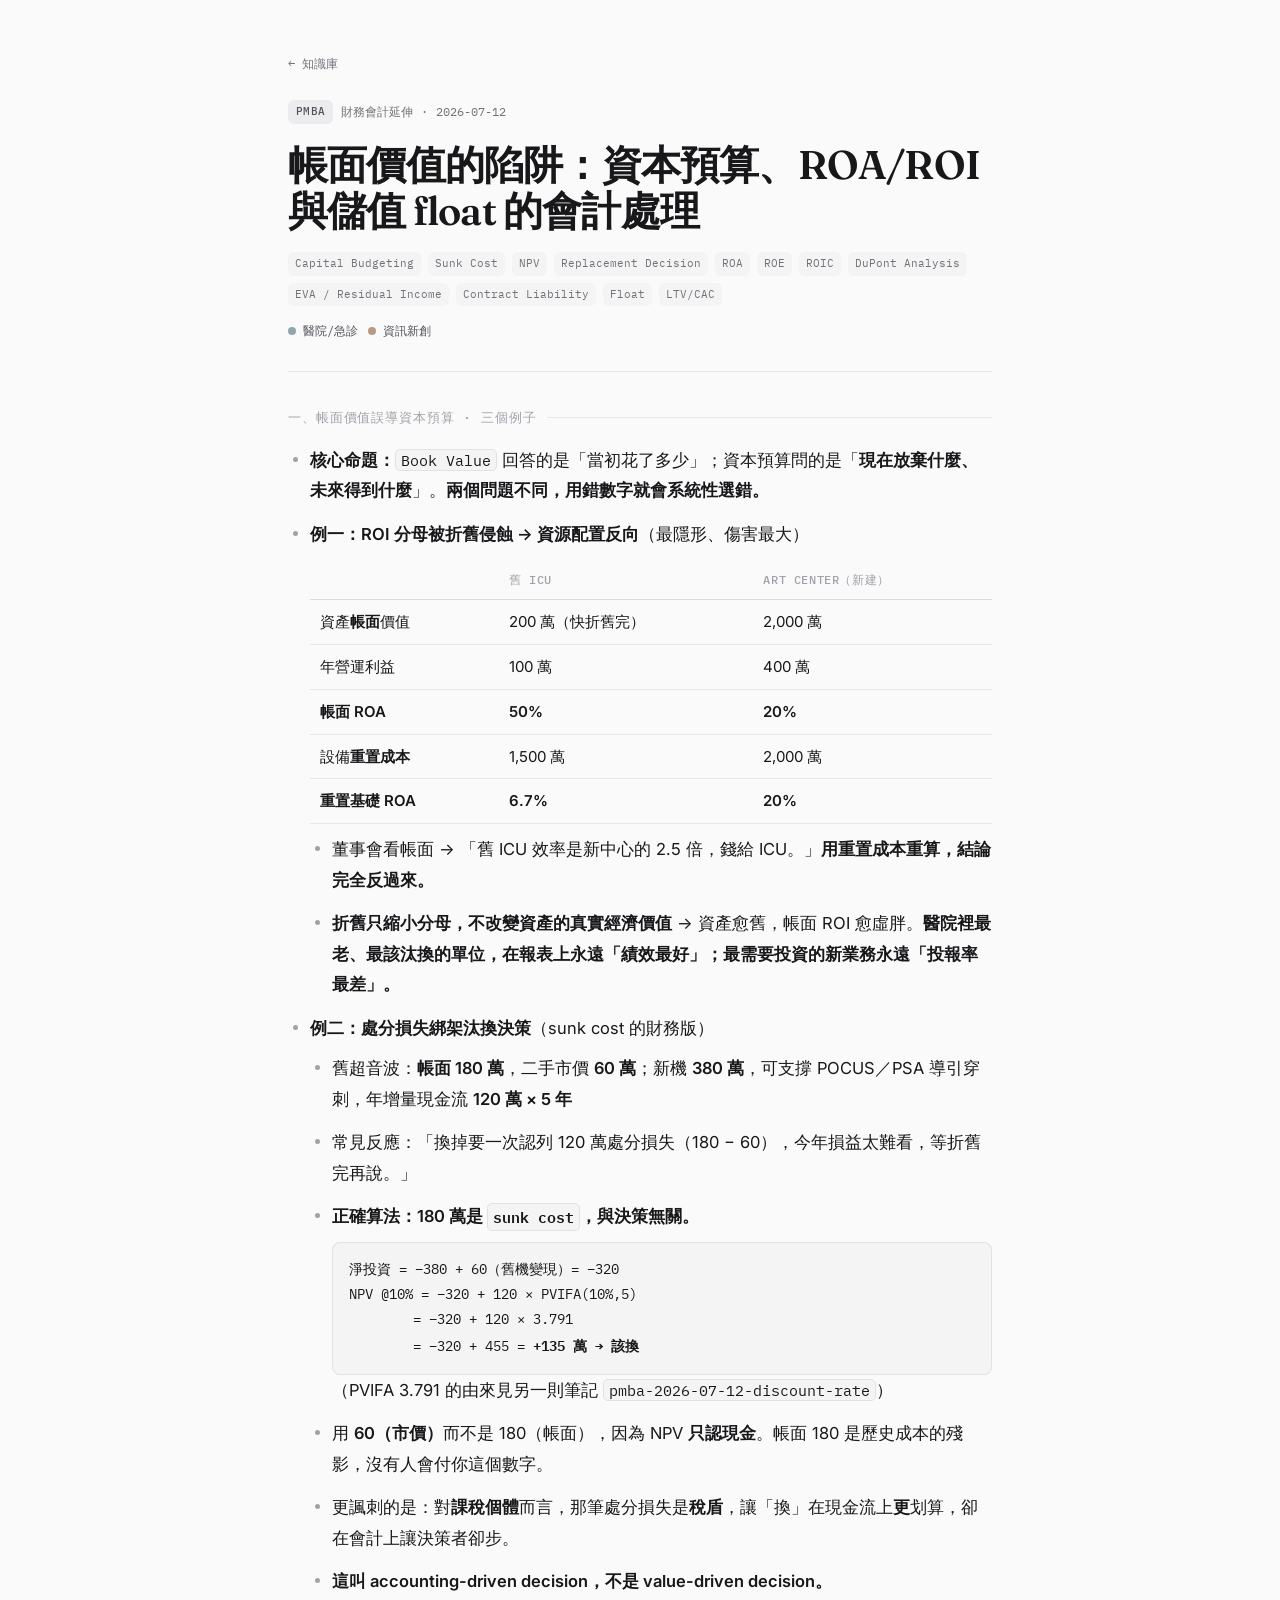
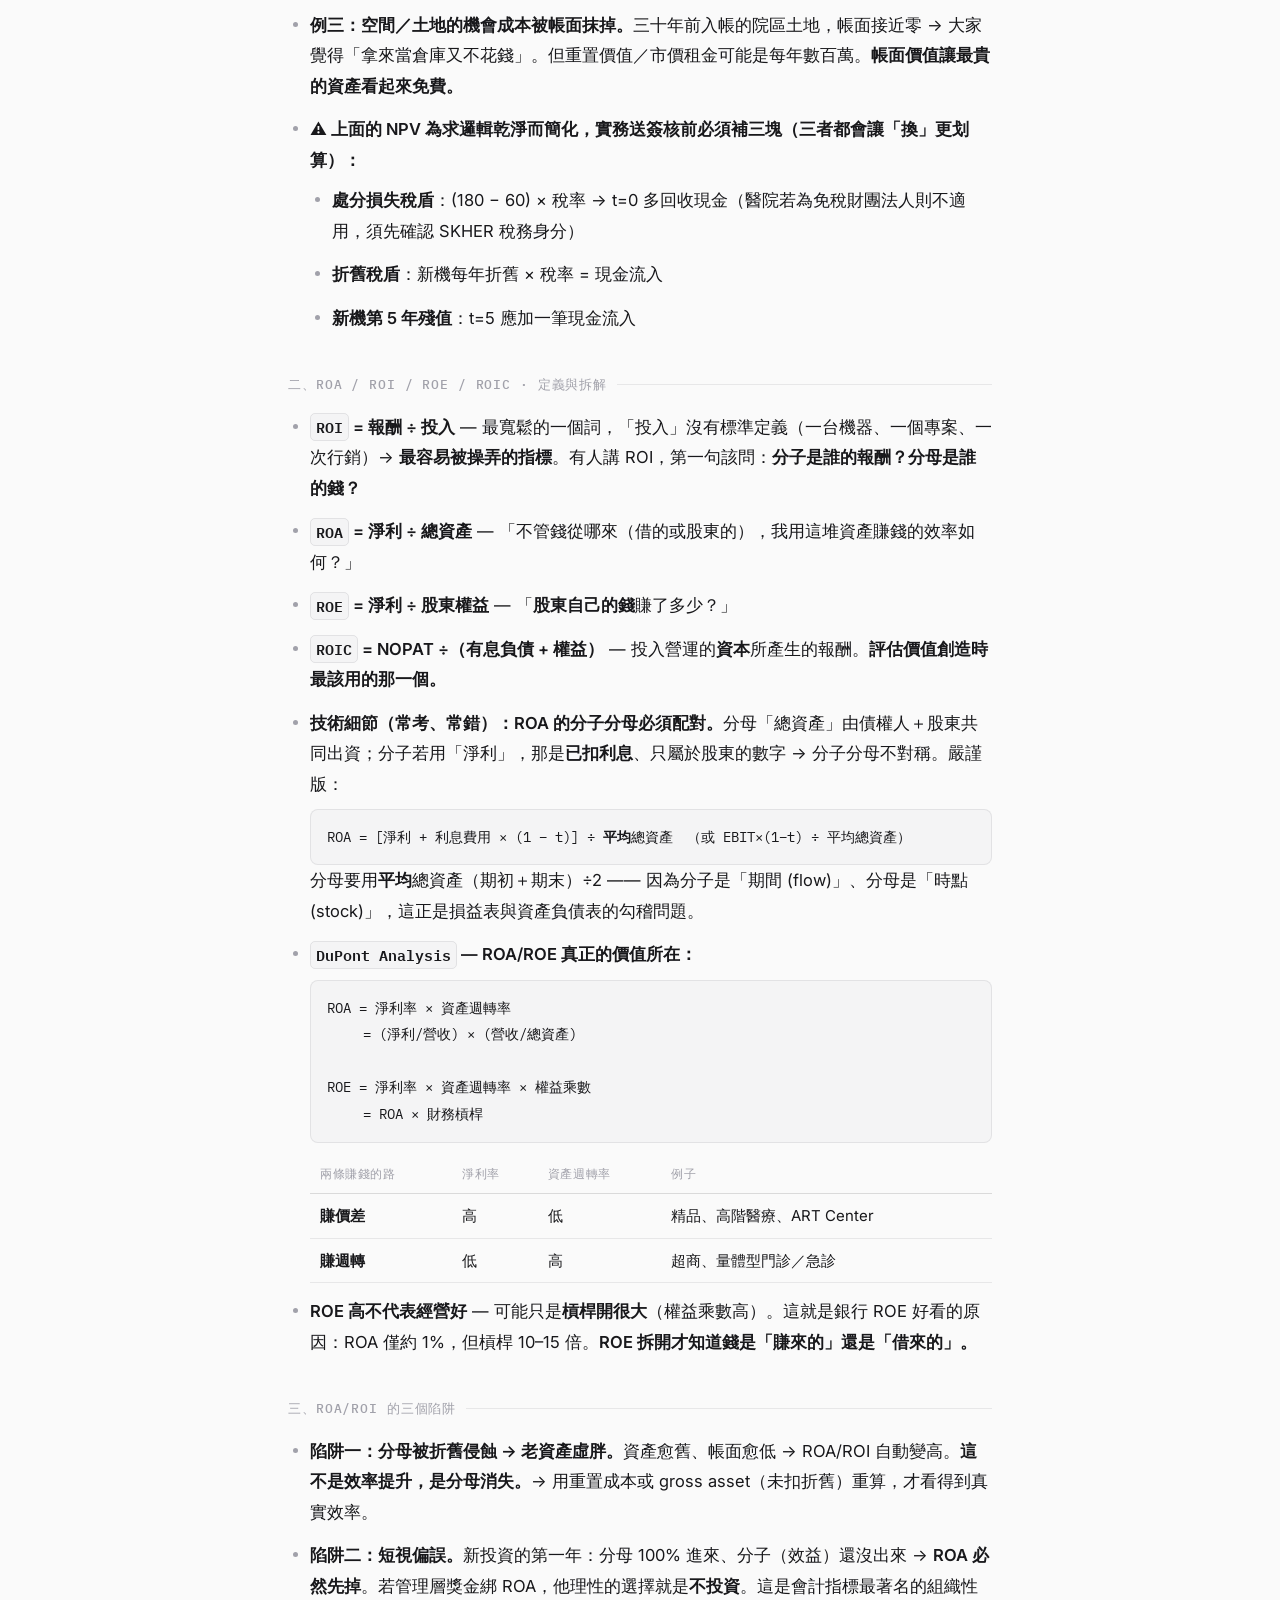
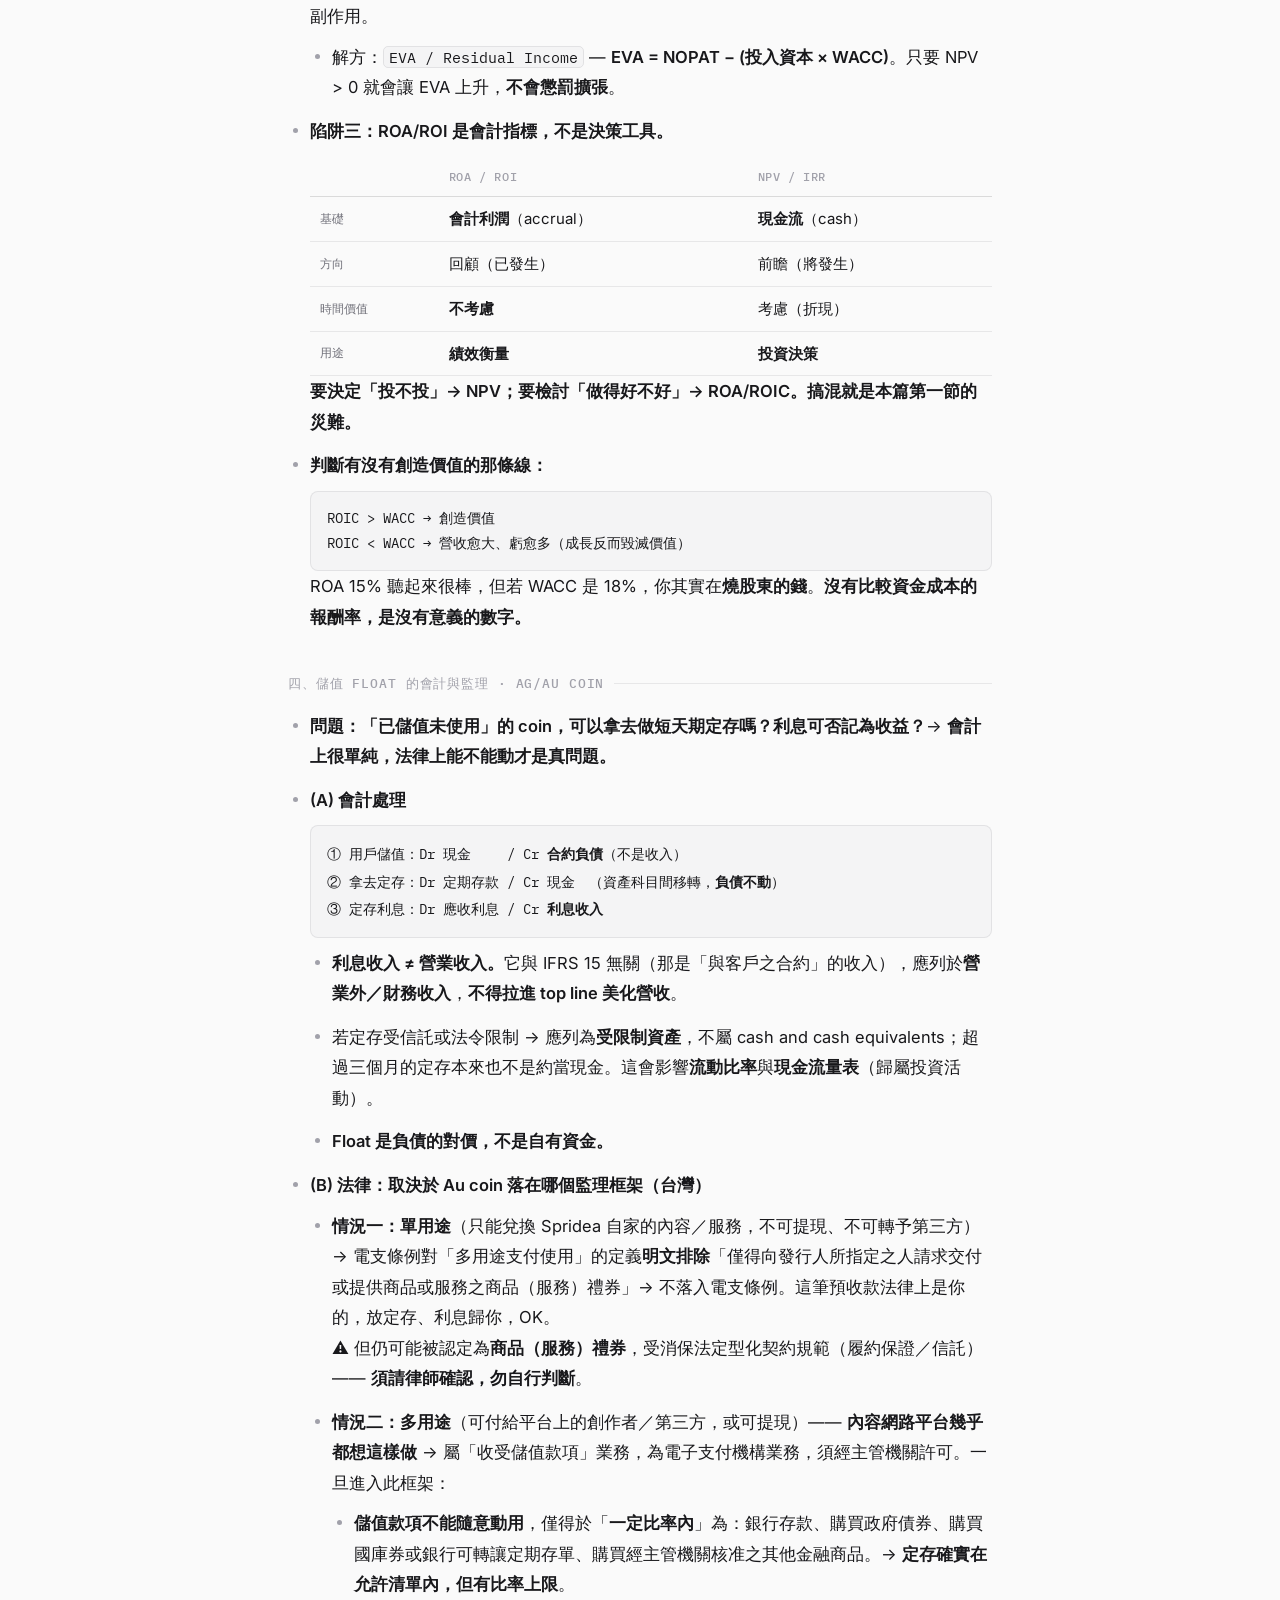
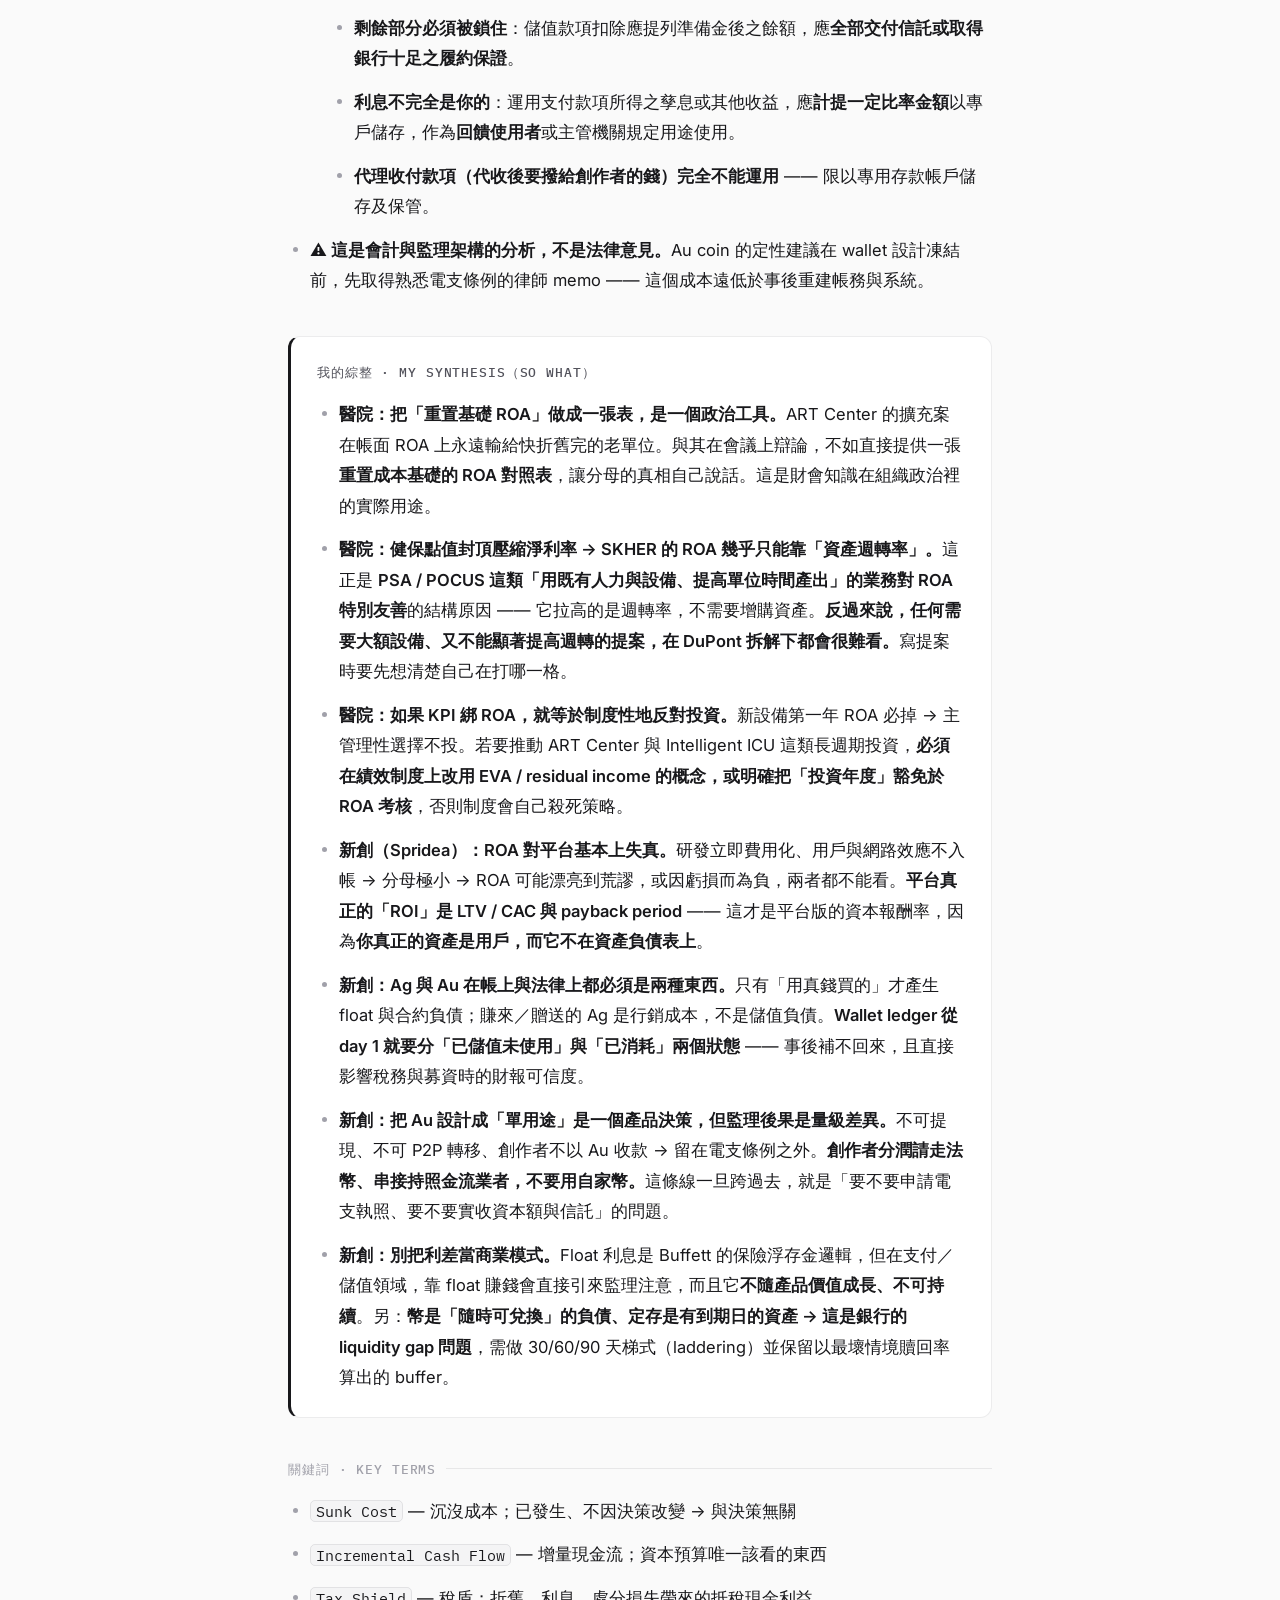
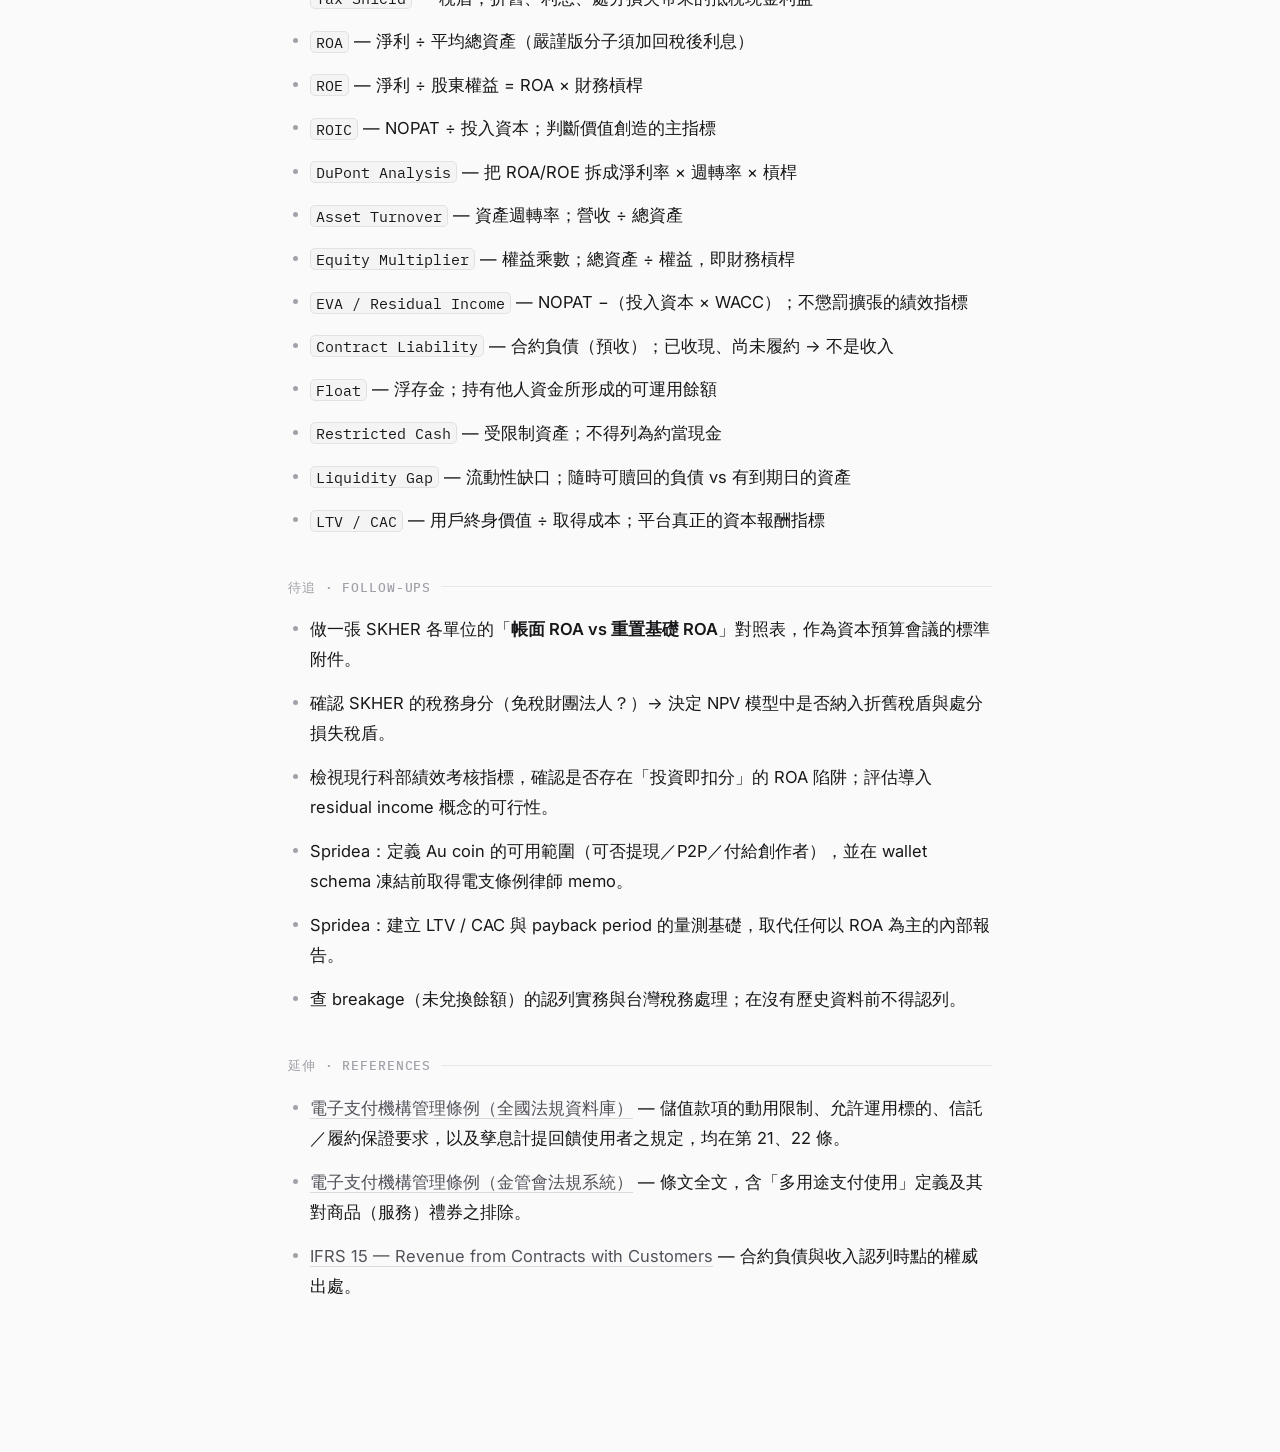
<file: notes/pmba-2026-07-12-capital-budgeting-roi-float.html>
<!DOCTYPE html>
<html lang="zh-Hant">
<head>
<meta charset="utf-8">
<meta name="viewport" content="width=device-width, initial-scale=1">
<title>PMBA · 帳面價值的陷阱：資本預算、ROA/ROI 與儲值 float 的會計處理</title>

<!-- ============================================================
     kb-meta — machine-readable metadata. build_manifest.py reads
     THIS to regenerate notes.json. Keep the keys exactly; fill values.
     domains: subset of ["hospital","startup"]. tags: framework names (EN).
     ============================================================ -->
<script type="application/json" id="kb-meta">
{
  "id": "pmba-2026-07-12-capital-budgeting-roi-float",
  "prefix": "PMBA",
  "skill": "mba-class-note",
  "type": "class-note",
  "title": "帳面價值的陷阱：資本預算、ROA/ROI 與儲值 float 的會計處理",
  "course": "財務會計延伸",
  "date": "2026-07-12",
  "topic": "帳面價值誤判、資本預算與 sunk cost、ROA/ROI/ROIC 與 DuPont、儲值 float 的會計與監理",
  "tags": ["Capital Budgeting", "Sunk Cost", "Incremental Cash Flow", "Tax Shield", "NPV", "ROA", "ROE", "ROIC", "DuPont Analysis", "EVA / Residual Income", "Contract Liability", "Float", "LTV/CAC"],
  "domains": ["hospital", "startup"],
  "created": "2026-07-12T22:10:00+08:00",
  "file": "notes/pmba-2026-07-12-capital-budgeting-roi-float.html"
}
</script>

<!-- ============================================================
     CRITICAL CSS — DO NOT EDIT. Copy verbatim into every note.
     Makes the note self-contained: it renders correctly on its own
     (e.g. on iPad, before it is filed into the KB repo) without
     depending on assets/kb.css. The shared sheet linked AFTER this
     block overrides it for full theming once the note is in the KB.
     ============================================================ -->
<style>
@import url('https://fonts.googleapis.com/css2?family=Fraunces:opsz,wght@9..144,400;9..144,500;9..144,600&family=Inter:wght@400;500;600&family=IBM+Plex+Mono:wght@400;500&display=swap');
:root{--bg:#fafafa;--surface:#fff;--surface-2:#f4f4f5;--border:rgba(24,24,27,.08);--text:#18181b;--text-2:#52525b;--text-3:#71717a;--text-4:#a1a1aa;--accent:#18181b;--radius:12px;--hospital:#8fa6b0;--startup:#b79a86;--correction:#a16207;--sans:"Inter",system-ui,"PingFang TC","Noto Sans TC",sans-serif;--mono:"IBM Plex Mono",ui-monospace,Menlo,monospace;--serif:"Fraunces",Georgia,"Noto Serif TC",serif;}
*{margin:0;padding:0;box-sizing:border-box;}
body{background:var(--bg);color:var(--text);font-family:var(--sans);font-size:16.5px;line-height:1.78;-webkit-font-smoothing:antialiased;}
.article-wrap{max-width:760px;margin:0 auto;padding:48px 28px 110px;}
.article-eyebrow{font-family:var(--mono);font-size:12.5px;color:var(--text-3);display:flex;flex-wrap:wrap;gap:8px;align-items:center;margin-bottom:18px;}
.badge{font-family:var(--mono);font-size:11.5px;padding:2px 8px;border-radius:6px;background:var(--surface-2);color:var(--text-2);}
h1.article-title{font-family:var(--serif);font-weight:600;font-size:40px;line-height:1.15;letter-spacing:-.02em;margin-bottom:20px;}
.tag{font-family:var(--mono);font-size:11.5px;color:var(--text-3);background:var(--surface-2);border-radius:6px;padding:2px 7px;}
.article-meta{display:flex;flex-wrap:wrap;gap:7px;margin-bottom:8px;}
.article-domains{display:flex;gap:10px;margin:14px 0 40px;padding-bottom:32px;border-bottom:1px solid var(--border);}
.domain-pill{display:flex;align-items:center;gap:7px;font-family:var(--mono);font-size:12.5px;color:var(--text-2);}
.dot{width:8px;height:8px;border-radius:50%;}.dot.hospital{background:var(--hospital);}.dot.startup{background:var(--startup);}
section.note-section{margin-bottom:40px;}
section.note-section>h2{font-family:var(--mono);font-size:13px;font-weight:500;text-transform:uppercase;letter-spacing:.07em;color:var(--text-4);margin-bottom:16px;}
.note-section ul{list-style:none;display:flex;flex-direction:column;gap:13px;}
.note-section li{position:relative;padding-left:22px;line-height:1.85;}
.note-section li::before{content:"";position:absolute;left:5px;top:12px;width:5px;height:5px;border-radius:50%;background:var(--text-4);}
.note-section li ul{margin-top:10px;}
.kb-term{font-family:var(--mono);font-size:.9em;background:var(--surface-2);border:1px solid var(--border);border-radius:5px;padding:.5px 5px;}
.correction{color:var(--correction);border-bottom:1px dashed var(--correction);cursor:help;}
section.synthesis{background:var(--surface);border:1px solid var(--border);border-left:3px solid var(--accent);border-radius:var(--radius);padding:24px 26px;}
.refs a{color:var(--text-2);border-bottom:1px solid var(--border-strong,rgba(24,24,27,.14));}
.refs a:hover{color:var(--text);}
.back-link{display:inline-flex;align-items:center;gap:6px;font-family:var(--mono);font-size:12.5px;color:var(--text-3);margin-bottom:28px;}
</style>

<!-- full shared theme (palette, header). Overrides critical CSS in-repo. -->
<link rel="stylesheet" href="../assets/kb.css">
</head>
<body data-theme="grayscale">

<div class="article-wrap">
  <a class="back-link" href="../index.html">← 知識庫</a>

  <div class="article-eyebrow">
    <span class="badge">PMBA</span>
    <span>財務會計延伸</span><span>·</span><span>2026-07-12</span>
  </div>

  <h1 class="article-title">帳面價值的陷阱：資本預算、ROA/ROI 與儲值 float 的會計處理</h1>

  <div class="article-meta"><span class="tag">Capital Budgeting</span><span class="tag">Sunk Cost</span><span class="tag">NPV</span><span class="tag">Replacement Decision</span><span class="tag">ROA</span><span class="tag">ROE</span><span class="tag">ROIC</span><span class="tag">DuPont Analysis</span><span class="tag">EVA / Residual Income</span><span class="tag">Contract Liability</span><span class="tag">Float</span><span class="tag">LTV/CAC</span></div>

  <div class="article-domains"><span class="domain-pill"><span class="dot hospital"></span>醫院/急診</span><span class="domain-pill"><span class="dot startup"></span>資訊新創</span></div>

  <section class="note-section">
    <h2>一、帳面價值誤導資本預算 · 三個例子</h2>
    <ul>
      <li><b>核心命題：</b><span class="kb-term">Book Value</span> 回答的是「當初花了多少」；資本預算問的是「<b>現在放棄什麼、未來得到什麼</b>」。<b>兩個問題不同，用錯數字就會系統性選錯。</b></li>

      <li><b>例一：ROI 分母被折舊侵蝕 → 資源配置反向</b>（最隱形、傷害最大）
        <table style="width:100%;border-collapse:collapse;margin-top:12px;font-size:15px;">
          <thead>
            <tr>
              <th style="text-align:left;padding:8px 10px;border-bottom:1px solid rgba(24,24,27,.14);font-family:var(--mono);font-size:12px;font-weight:500;text-transform:uppercase;letter-spacing:.05em;color:var(--text-4);"></th>
              <th style="text-align:left;padding:8px 10px;border-bottom:1px solid rgba(24,24,27,.14);font-family:var(--mono);font-size:12px;font-weight:500;text-transform:uppercase;letter-spacing:.05em;color:var(--text-4);">舊 ICU</th>
              <th style="text-align:left;padding:8px 10px;border-bottom:1px solid rgba(24,24,27,.14);font-family:var(--mono);font-size:12px;font-weight:500;text-transform:uppercase;letter-spacing:.05em;color:var(--text-4);">ART Center（新建）</th>
            </tr>
          </thead>
          <tbody>
            <tr><td style="padding:8px 10px;border-bottom:1px solid var(--border);">資產<b>帳面</b>價值</td><td style="padding:8px 10px;border-bottom:1px solid var(--border);">200 萬（快折舊完）</td><td style="padding:8px 10px;border-bottom:1px solid var(--border);">2,000 萬</td></tr>
            <tr><td style="padding:8px 10px;border-bottom:1px solid var(--border);">年營運利益</td><td style="padding:8px 10px;border-bottom:1px solid var(--border);">100 萬</td><td style="padding:8px 10px;border-bottom:1px solid var(--border);">400 萬</td></tr>
            <tr><td style="padding:8px 10px;border-bottom:1px solid var(--border);"><b>帳面 ROA</b></td><td style="padding:8px 10px;border-bottom:1px solid var(--border);"><b>50%</b></td><td style="padding:8px 10px;border-bottom:1px solid var(--border);"><b>20%</b></td></tr>
            <tr><td style="padding:8px 10px;border-bottom:1px solid var(--border);">設備<b>重置成本</b></td><td style="padding:8px 10px;border-bottom:1px solid var(--border);">1,500 萬</td><td style="padding:8px 10px;border-bottom:1px solid var(--border);">2,000 萬</td></tr>
            <tr><td style="padding:8px 10px;border-bottom:1px solid var(--border);"><b>重置基礎 ROA</b></td><td style="padding:8px 10px;border-bottom:1px solid var(--border);"><b>6.7%</b></td><td style="padding:8px 10px;border-bottom:1px solid var(--border);"><b>20%</b></td></tr>
          </tbody>
        </table>
        <ul>
          <li>董事會看帳面 → 「舊 ICU 效率是新中心的 2.5 倍，錢給 ICU。」<b>用重置成本重算，結論完全反過來。</b></li>
          <li><b>折舊只縮小分母，不改變資產的真實經濟價值</b> → 資產愈舊，帳面 ROI 愈虛胖。<b>醫院裡最老、最該汰換的單位，在報表上永遠「績效最好」；最需要投資的新業務永遠「投報率最差」。</b></li>
        </ul>
      </li>

      <li><b>例二：處分損失綁架汰換決策</b>（sunk cost 的財務版）
        <ul>
          <li>舊超音波：<b>帳面 180 萬</b>，二手市價 <b>60 萬</b>；新機 <b>380 萬</b>，可支撐 POCUS／PSA 導引穿刺，年增量現金流 <b>120 萬 × 5 年</b></li>
          <li>常見反應：「換掉要一次認列 120 萬處分損失（180 − 60），今年損益太難看，等折舊完再說。」</li>
          <li><b>正確算法：180 萬是 <span class="kb-term">sunk cost</span>，與決策無關。</b>
            <div style="font-family:var(--mono);font-size:14px;background:var(--surface-2);border:1px solid var(--border);border-radius:8px;padding:14px 16px;margin-top:10px;line-height:1.8;">淨投資 = −380 + 60（舊機變現）= −320<br>NPV @10% = −320 + 120 × PVIFA(10%,5)<br>　　　　 = −320 + 120 × 3.791<br>　　　　 = −320 + 455 = <b>+135 萬 → 該換</b></div>
            （PVIFA 3.791 的由來見另一則筆記 <span class="kb-term">pmba-2026-07-12-discount-rate</span>）
          </li>
          <li>用 <b>60（市價）</b>而不是 180（帳面），因為 NPV <b>只認現金</b>。帳面 180 是歷史成本的殘影，沒有人會付你這個數字。</li>
          <li>更諷刺的是：對<b>課稅個體</b>而言，那筆處分損失是<b>稅盾</b>，讓「換」在現金流上<b>更</b>划算，卻在會計上讓決策者卻步。</li>
          <li><b>這叫 accounting-driven decision，不是 value-driven decision。</b></li>
        </ul>
      </li>

      <li><b>例三：空間／土地的機會成本被帳面抹掉。</b>三十年前入帳的院區土地，帳面接近零 → 大家覺得「拿來當倉庫又不花錢」。但重置價值／市價租金可能是每年數百萬。<b>帳面價值讓最貴的資產看起來免費。</b></li>

      <li><b>⚠ 上面的 NPV 為求邏輯乾淨而簡化，實務送簽核前必須補三塊（三者都會讓「換」更划算）：</b>
        <ul>
          <li><b>處分損失稅盾</b>：(180 − 60) × 稅率 → t=0 多回收現金（醫院若為免稅財團法人則不適用，須先確認 SKHER 稅務身分）</li>
          <li><b>折舊稅盾</b>：新機每年折舊 × 稅率 = 現金流入</li>
          <li><b>新機第 5 年殘值</b>：t=5 應加一筆現金流入</li>
        </ul>
      </li>
    </ul>
  </section>

  <section class="note-section">
    <h2>二、ROA / ROI / ROE / ROIC · 定義與拆解</h2>
    <ul>
      <li><b><span class="kb-term">ROI</span> = 報酬 ÷ 投入</b> — 最寬鬆的一個詞，「投入」沒有標準定義（一台機器、一個專案、一次行銷）→ <b>最容易被操弄的指標</b>。有人講 ROI，第一句該問：<b>分子是誰的報酬？分母是誰的錢？</b></li>
      <li><b><span class="kb-term">ROA</span> = 淨利 ÷ 總資產</b> — 「不管錢從哪來（借的或股東的），我用這堆資產賺錢的效率如何？」</li>
      <li><b><span class="kb-term">ROE</span> = 淨利 ÷ 股東權益</b> — 「<b>股東自己的錢</b>賺了多少？」</li>
      <li><b><span class="kb-term">ROIC</span> = NOPAT ÷（有息負債 + 權益）</b> — 投入營運的<b>資本</b>所產生的報酬。<b>評估價值創造時最該用的那一個。</b></li>
      <li><b>技術細節（常考、常錯）：ROA 的分子分母必須配對。</b>分母「總資產」由債權人＋股東共同出資；分子若用「淨利」，那是<b>已扣利息</b>、只屬於股東的數字 → 分子分母不對稱。嚴謹版：
        <div style="font-family:var(--mono);font-size:14px;background:var(--surface-2);border:1px solid var(--border);border-radius:8px;padding:14px 16px;margin-top:10px;line-height:1.7;">ROA = [淨利 + 利息費用 × (1 − t)] ÷ <b>平均</b>總資產　（或 EBIT×(1−t) ÷ 平均總資產）</div>
        分母要用<b>平均</b>總資產（期初＋期末）÷2 —— 因為分子是「期間 (flow)」、分母是「時點 (stock)」，這正是損益表與資產負債表的勾稽問題。
      </li>
      <li><b><span class="kb-term">DuPont Analysis</span> — ROA/ROE 真正的價值所在：</b>
        <div style="font-family:var(--mono);font-size:14px;background:var(--surface-2);border:1px solid var(--border);border-radius:8px;padding:14px 16px;margin-top:10px;line-height:1.9;">ROA = 淨利率 × 資產週轉率<br>　　 = (淨利/營收) × (營收/總資產)<br><br>ROE = 淨利率 × 資產週轉率 × 權益乘數<br>　　 = ROA × 財務槓桿</div>
        <table style="width:100%;border-collapse:collapse;margin-top:12px;font-size:15px;">
          <thead>
            <tr>
              <th style="text-align:left;padding:8px 10px;border-bottom:1px solid rgba(24,24,27,.14);font-family:var(--mono);font-size:12px;font-weight:500;text-transform:uppercase;letter-spacing:.05em;color:var(--text-4);">兩條賺錢的路</th>
              <th style="text-align:left;padding:8px 10px;border-bottom:1px solid rgba(24,24,27,.14);font-family:var(--mono);font-size:12px;font-weight:500;text-transform:uppercase;letter-spacing:.05em;color:var(--text-4);">淨利率</th>
              <th style="text-align:left;padding:8px 10px;border-bottom:1px solid rgba(24,24,27,.14);font-family:var(--mono);font-size:12px;font-weight:500;text-transform:uppercase;letter-spacing:.05em;color:var(--text-4);">資產週轉率</th>
              <th style="text-align:left;padding:8px 10px;border-bottom:1px solid rgba(24,24,27,.14);font-family:var(--mono);font-size:12px;font-weight:500;text-transform:uppercase;letter-spacing:.05em;color:var(--text-4);">例子</th>
            </tr>
          </thead>
          <tbody>
            <tr><td style="padding:8px 10px;border-bottom:1px solid var(--border);"><b>賺價差</b></td><td style="padding:8px 10px;border-bottom:1px solid var(--border);">高</td><td style="padding:8px 10px;border-bottom:1px solid var(--border);">低</td><td style="padding:8px 10px;border-bottom:1px solid var(--border);">精品、高階醫療、ART Center</td></tr>
            <tr><td style="padding:8px 10px;border-bottom:1px solid var(--border);"><b>賺週轉</b></td><td style="padding:8px 10px;border-bottom:1px solid var(--border);">低</td><td style="padding:8px 10px;border-bottom:1px solid var(--border);">高</td><td style="padding:8px 10px;border-bottom:1px solid var(--border);">超商、量體型門診／急診</td></tr>
          </tbody>
        </table>
      </li>
      <li><b>ROE 高不代表經營好</b> — 可能只是<b>槓桿開很大</b>（權益乘數高）。這就是銀行 ROE 好看的原因：ROA 僅約 1%，但槓桿 10–15 倍。<b>ROE 拆開才知道錢是「賺來的」還是「借來的」。</b></li>
    </ul>
  </section>

  <section class="note-section">
    <h2>三、ROA/ROI 的三個陷阱</h2>
    <ul>
      <li><b>陷阱一：分母被折舊侵蝕 → 老資產虛胖。</b>資產愈舊、帳面愈低 → ROA/ROI 自動變高。<b>這不是效率提升，是分母消失。</b>→ 用重置成本或 gross asset（未扣折舊）重算，才看得到真實效率。</li>
      <li><b>陷阱二：短視偏誤。</b>新投資的第一年：分母 100% 進來、分子（效益）還沒出來 → <b>ROA 必然先掉</b>。若管理層獎金綁 ROA，他理性的選擇就是<b>不投資</b>。這是會計指標最著名的組織性副作用。
        <ul>
          <li>解方：<span class="kb-term">EVA / Residual Income</span> — <b>EVA = NOPAT − (投入資本 × WACC)</b>。只要 NPV &gt; 0 就會讓 EVA 上升，<b>不會懲罰擴張</b>。</li>
        </ul>
      </li>
      <li><b>陷阱三：ROA/ROI 是會計指標，不是決策工具。</b>
        <table style="width:100%;border-collapse:collapse;margin-top:12px;font-size:15px;">
          <thead>
            <tr>
              <th style="text-align:left;padding:8px 10px;border-bottom:1px solid rgba(24,24,27,.14);font-family:var(--mono);font-size:12px;font-weight:500;text-transform:uppercase;letter-spacing:.05em;color:var(--text-4);"></th>
              <th style="text-align:left;padding:8px 10px;border-bottom:1px solid rgba(24,24,27,.14);font-family:var(--mono);font-size:12px;font-weight:500;text-transform:uppercase;letter-spacing:.05em;color:var(--text-4);">ROA / ROI</th>
              <th style="text-align:left;padding:8px 10px;border-bottom:1px solid rgba(24,24,27,.14);font-family:var(--mono);font-size:12px;font-weight:500;text-transform:uppercase;letter-spacing:.05em;color:var(--text-4);">NPV / IRR</th>
            </tr>
          </thead>
          <tbody>
            <tr><td style="padding:8px 10px;border-bottom:1px solid var(--border);font-family:var(--mono);font-size:12px;color:var(--text-3);">基礎</td><td style="padding:8px 10px;border-bottom:1px solid var(--border);"><b>會計利潤</b>（accrual）</td><td style="padding:8px 10px;border-bottom:1px solid var(--border);"><b>現金流</b>（cash）</td></tr>
            <tr><td style="padding:8px 10px;border-bottom:1px solid var(--border);font-family:var(--mono);font-size:12px;color:var(--text-3);">方向</td><td style="padding:8px 10px;border-bottom:1px solid var(--border);">回顧（已發生）</td><td style="padding:8px 10px;border-bottom:1px solid var(--border);">前瞻（將發生）</td></tr>
            <tr><td style="padding:8px 10px;border-bottom:1px solid var(--border);font-family:var(--mono);font-size:12px;color:var(--text-3);">時間價值</td><td style="padding:8px 10px;border-bottom:1px solid var(--border);"><b>不考慮</b></td><td style="padding:8px 10px;border-bottom:1px solid var(--border);">考慮（折現）</td></tr>
            <tr><td style="padding:8px 10px;border-bottom:1px solid var(--border);font-family:var(--mono);font-size:12px;color:var(--text-3);">用途</td><td style="padding:8px 10px;border-bottom:1px solid var(--border);"><b>績效衡量</b></td><td style="padding:8px 10px;border-bottom:1px solid var(--border);"><b>投資決策</b></td></tr>
          </tbody>
        </table>
        <b>要決定「投不投」→ NPV；要檢討「做得好不好」→ ROA/ROIC。搞混就是本篇第一節的災難。</b>
      </li>
      <li><b>判斷有沒有創造價值的那條線：</b>
        <div style="font-family:var(--mono);font-size:14px;background:var(--surface-2);border:1px solid var(--border);border-radius:8px;padding:14px 16px;margin-top:10px;line-height:1.8;">ROIC &gt; WACC → 創造價值<br>ROIC &lt; WACC → 營收愈大、虧愈多（成長反而毀滅價值）</div>
        ROA 15% 聽起來很棒，但若 WACC 是 18%，你其實在<b>燒股東的錢</b>。<b>沒有比較資金成本的報酬率，是沒有意義的數字。</b>
      </li>
    </ul>
  </section>

  <section class="note-section">
    <h2>四、儲值 float 的會計與監理 · Ag/Au Coin</h2>
    <ul>
      <li><b>問題：「已儲值未使用」的 coin，可以拿去做短天期定存嗎？利息可否記為收益？</b>→ <b>會計上很單純，法律上能不能動才是真問題。</b></li>

      <li><b>(A) 會計處理</b>
        <div style="font-family:var(--mono);font-size:14px;background:var(--surface-2);border:1px solid var(--border);border-radius:8px;padding:14px 16px;margin-top:10px;line-height:1.9;">① 用戶儲值：Dr 現金　　 / Cr <b>合約負債</b>（不是收入）<br>② 拿去定存：Dr 定期存款 / Cr 現金　（資產科目間移轉，<b>負債不動</b>）<br>③ 定存利息：Dr 應收利息 / Cr <b>利息收入</b></div>
        <ul>
          <li><b>利息收入 ≠ 營業收入。</b>它與 IFRS 15 無關（那是「與客戶之合約」的收入），應列於<b>營業外／財務收入</b>，<b>不得拉進 top line 美化營收</b>。</li>
          <li>若定存受信託或法令限制 → 應列為<b>受限制資產</b>，不屬 cash and cash equivalents；超過三個月的定存本來也不是約當現金。這會影響<b>流動比率</b>與<b>現金流量表</b>（歸屬投資活動）。</li>
          <li><b>Float 是負債的對價，不是自有資金。</b></li>
        </ul>
      </li>

      <li><b>(B) 法律：取決於 Au coin 落在哪個監理框架（台灣）</b>
        <ul>
          <li><b>情況一：單用途</b>（只能兌換 Spridea 自家的內容／服務，不可提現、不可轉予第三方）→ 電支條例對「多用途支付使用」的定義<b>明文排除</b>「僅得向發行人所指定之人請求交付或提供商品或服務之商品（服務）禮券」→ 不落入電支條例。這筆預收款法律上是你的，放定存、利息歸你，OK。<br>⚠️ 但仍可能被認定為<b>商品（服務）禮券</b>，受消保法定型化契約規範（履約保證／信託）—— <b>須請律師確認，勿自行判斷</b>。</li>
          <li><b>情況二：多用途</b>（可付給平台上的創作者／第三方，或可提現）—— <b>內容網路平台幾乎都想這樣做</b> → 屬「收受儲值款項」業務，為電子支付機構業務，須經主管機關許可。一旦進入此框架：
            <ul>
              <li><b>儲值款項不能隨意動用</b>，僅得於「<b>一定比率內</b>」為：銀行存款、購買政府債券、購買國庫券或銀行可轉讓定期存單、購買經主管機關核准之其他金融商品。→ <b>定存確實在允許清單內，但有比率上限</b>。</li>
              <li><b>剩餘部分必須被鎖住</b>：儲值款項扣除應提列準備金後之餘額，應<b>全部交付信託或取得銀行十足之履約保證</b>。</li>
              <li><b>利息不完全是你的</b>：運用支付款項所得之孳息或其他收益，應<b>計提一定比率金額</b>以專戶儲存，作為<b>回饋使用者</b>或主管機關規定用途使用。</li>
              <li><b>代理收付款項（代收後要撥給創作者的錢）完全不能運用</b> —— 限以專用存款帳戶儲存及保管。</li>
            </ul>
          </li>
        </ul>
      </li>

      <li><b>⚠ 這是會計與監理架構的分析，不是法律意見。</b>Au coin 的定性建議在 wallet 設計凍結前，先取得熟悉電支條例的律師 memo —— 這個成本遠低於事後重建帳務與系統。</li>
    </ul>
  </section>

  <section class="note-section synthesis">
    <h2>我的綜整 · My Synthesis（So what）</h2>
    <ul>
      <li><b>醫院：把「重置基礎 ROA」做成一張表，是一個政治工具。</b>ART Center 的擴充案在帳面 ROA 上永遠輸給快折舊完的老單位。與其在會議上辯論，不如直接提供一張<b>重置成本基礎的 ROA 對照表</b>，讓分母的真相自己說話。這是財會知識在組織政治裡的實際用途。</li>
      <li><b>醫院：健保點值封頂壓縮淨利率 → SKHER 的 ROA 幾乎只能靠「資產週轉率」。</b>這正是 <b>PSA / POCUS 這類「用既有人力與設備、提高單位時間產出」的業務對 ROA 特別友善</b>的結構原因 —— 它拉高的是週轉率，不需要增購資產。<b>反過來說，任何需要大額設備、又不能顯著提高週轉的提案，在 DuPont 拆解下都會很難看。</b>寫提案時要先想清楚自己在打哪一格。</li>
      <li><b>醫院：如果 KPI 綁 ROA，就等於制度性地反對投資。</b>新設備第一年 ROA 必掉 → 主管理性選擇不投。若要推動 ART Center 與 Intelligent ICU 這類長週期投資，<b>必須在績效制度上改用 EVA / residual income 的概念，或明確把「投資年度」豁免於 ROA 考核</b>，否則制度會自己殺死策略。</li>
      <li><b>新創（Spridea）：ROA 對平台基本上失真。</b>研發立即費用化、用戶與網路效應不入帳 → 分母極小 → ROA 可能漂亮到荒謬，或因虧損而為負，兩者都不能看。<b>平台真正的「ROI」是 LTV / CAC 與 payback period</b> —— 這才是平台版的資本報酬率，因為<b>你真正的資產是用戶，而它不在資產負債表上</b>。</li>
      <li><b>新創：Ag 與 Au 在帳上與法律上都必須是兩種東西。</b>只有「用真錢買的」才產生 float 與合約負債；賺來／贈送的 Ag 是行銷成本，不是儲值負債。<b>Wallet ledger 從 day 1 就要分「已儲值未使用」與「已消耗」兩個狀態</b> —— 事後補不回來，且直接影響稅務與募資時的財報可信度。</li>
      <li><b>新創：把 Au 設計成「單用途」是一個產品決策，但監理後果是量級差異。</b>不可提現、不可 P2P 轉移、創作者不以 Au 收款 → 留在電支條例之外。<b>創作者分潤請走法幣、串接持照金流業者，不要用自家幣。</b>這條線一旦跨過去，就是「要不要申請電支執照、要不要實收資本額與信託」的問題。</li>
      <li><b>新創：別把利差當商業模式。</b>Float 利息是 Buffett 的保險浮存金邏輯，但在支付／儲值領域，靠 float 賺錢會直接引來監理注意，而且它<b>不隨產品價值成長、不可持續</b>。另：<b>幣是「隨時可兌換」的負債、定存是有到期日的資產 → 這是銀行的 liquidity gap 問題</b>，需做 30/60/90 天梯式（laddering）並保留以最壞情境贖回率算出的 buffer。</li>
    </ul>
  </section>

  <section class="note-section">
    <h2>關鍵詞 · Key terms</h2>
    <ul>
      <li><span class="kb-term">Sunk Cost</span> — 沉沒成本；已發生、不因決策改變 → 與決策無關</li>
      <li><span class="kb-term">Incremental Cash Flow</span> — 增量現金流；資本預算唯一該看的東西</li>
      <li><span class="kb-term">Tax Shield</span> — 稅盾；折舊、利息、處分損失帶來的抵稅現金利益</li>
      <li><span class="kb-term">ROA</span> — 淨利 ÷ 平均總資產（嚴謹版分子須加回稅後利息）</li>
      <li><span class="kb-term">ROE</span> — 淨利 ÷ 股東權益 = ROA × 財務槓桿</li>
      <li><span class="kb-term">ROIC</span> — NOPAT ÷ 投入資本；判斷價值創造的主指標</li>
      <li><span class="kb-term">DuPont Analysis</span> — 把 ROA/ROE 拆成淨利率 × 週轉率 × 槓桿</li>
      <li><span class="kb-term">Asset Turnover</span> — 資產週轉率；營收 ÷ 總資產</li>
      <li><span class="kb-term">Equity Multiplier</span> — 權益乘數；總資產 ÷ 權益，即財務槓桿</li>
      <li><span class="kb-term">EVA / Residual Income</span> — NOPAT −（投入資本 × WACC）；不懲罰擴張的績效指標</li>
      <li><span class="kb-term">Contract Liability</span> — 合約負債（預收）；已收現、尚未履約 → 不是收入</li>
      <li><span class="kb-term">Float</span> — 浮存金；持有他人資金所形成的可運用餘額</li>
      <li><span class="kb-term">Restricted Cash</span> — 受限制資產；不得列為約當現金</li>
      <li><span class="kb-term">Liquidity Gap</span> — 流動性缺口；隨時可贖回的負債 vs 有到期日的資產</li>
      <li><span class="kb-term">LTV / CAC</span> — 用戶終身價值 ÷ 取得成本；平台真正的資本報酬指標</li>
    </ul>
  </section>

  <section class="note-section">
    <h2>待追 · Follow-ups</h2>
    <ul>
      <li>做一張 SKHER 各單位的「<b>帳面 ROA vs 重置基礎 ROA</b>」對照表，作為資本預算會議的標準附件。</li>
      <li>確認 SKHER 的稅務身分（免稅財團法人？）→ 決定 NPV 模型中是否納入折舊稅盾與處分損失稅盾。</li>
      <li>檢視現行科部績效考核指標，確認是否存在「投資即扣分」的 ROA 陷阱；評估導入 residual income 概念的可行性。</li>
      <li>Spridea：定義 Au coin 的可用範圍（可否提現／P2P／付給創作者），並在 wallet schema 凍結前取得電支條例律師 memo。</li>
      <li>Spridea：建立 LTV / CAC 與 payback period 的量測基礎，取代任何以 ROA 為主的內部報告。</li>
      <li>查 breakage（未兌換餘額）的認列實務與台灣稅務處理；在沒有歷史資料前不得認列。</li>
    </ul>
  </section>

  <section class="note-section refs">
    <h2>延伸 · References</h2>
    <ul>
      <li><a href="https://law.moj.gov.tw/LawClass/LawAll.aspx?pcode=G0380237" target="_blank" rel="noopener">電子支付機構管理條例（全國法規資料庫）</a> — 儲值款項的動用限制、允許運用標的、信託／履約保證要求，以及孳息計提回饋使用者之規定，均在第 21、22 條。</li>
      <li><a href="https://law.fsc.gov.tw/LawContent.aspx?id=GL001488" target="_blank" rel="noopener">電子支付機構管理條例（金管會法規系統）</a> — 條文全文，含「多用途支付使用」定義及其對商品（服務）禮券之排除。</li>
      <li><a href="https://www.ifrs.org/issued-standards/list-of-standards/ifrs-15-revenue-from-contracts-with-customers/" target="_blank" rel="noopener">IFRS 15 — Revenue from Contracts with Customers</a> — 合約負債與收入認列時點的權威出處。</li>
    </ul>
  </section>
</div>
</body>
</html>
</file>
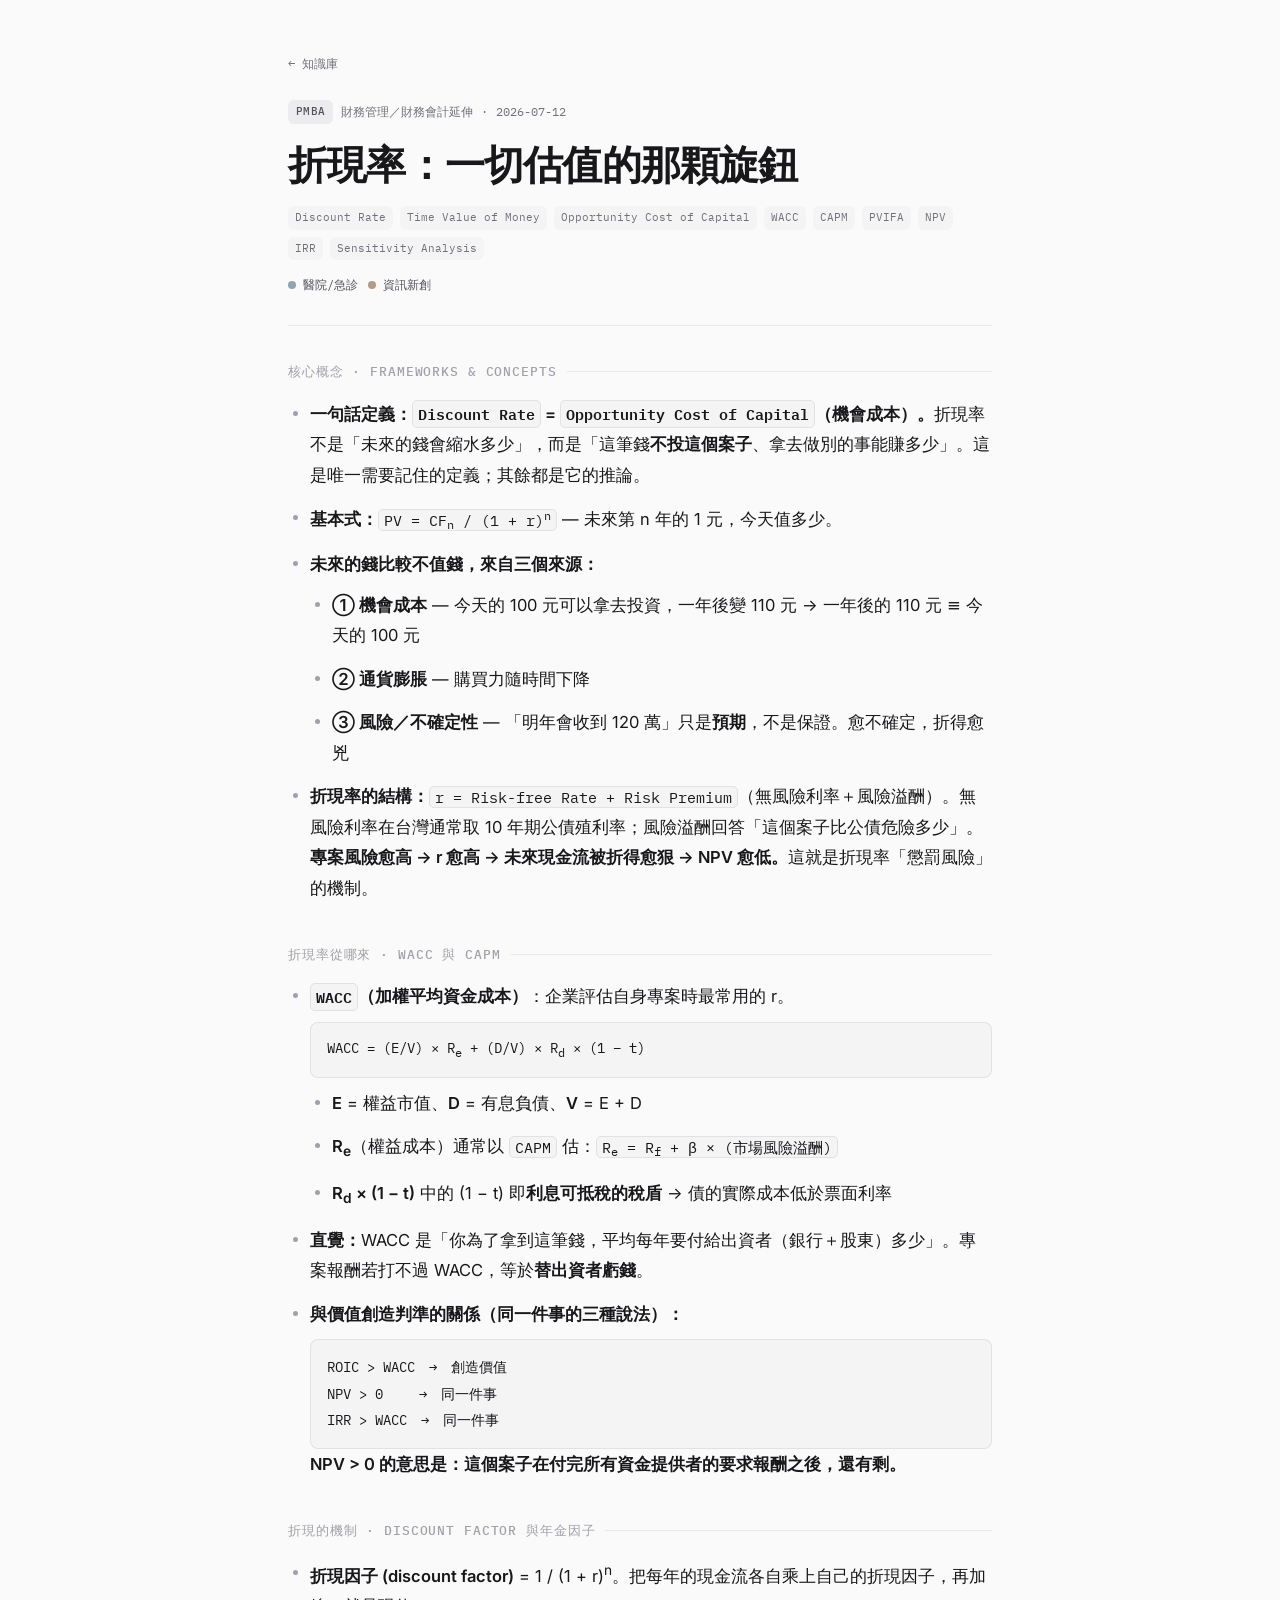
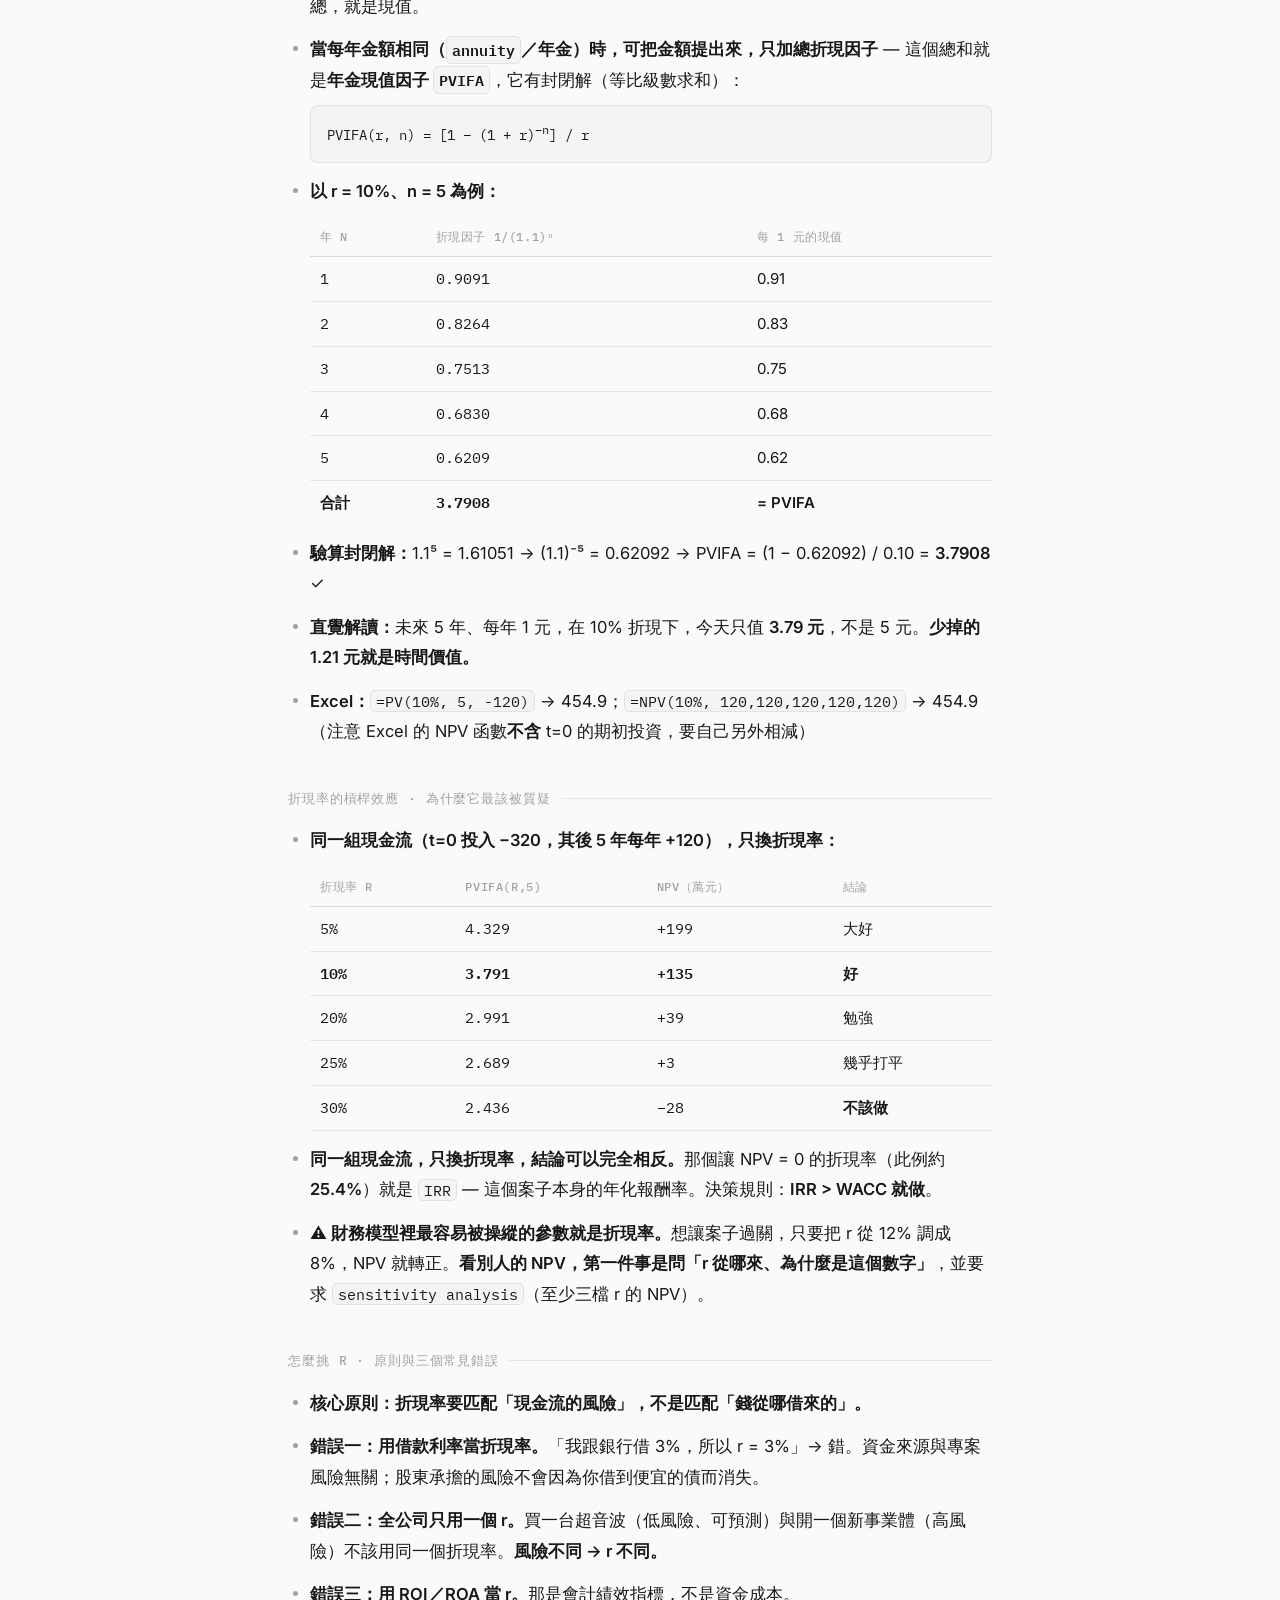
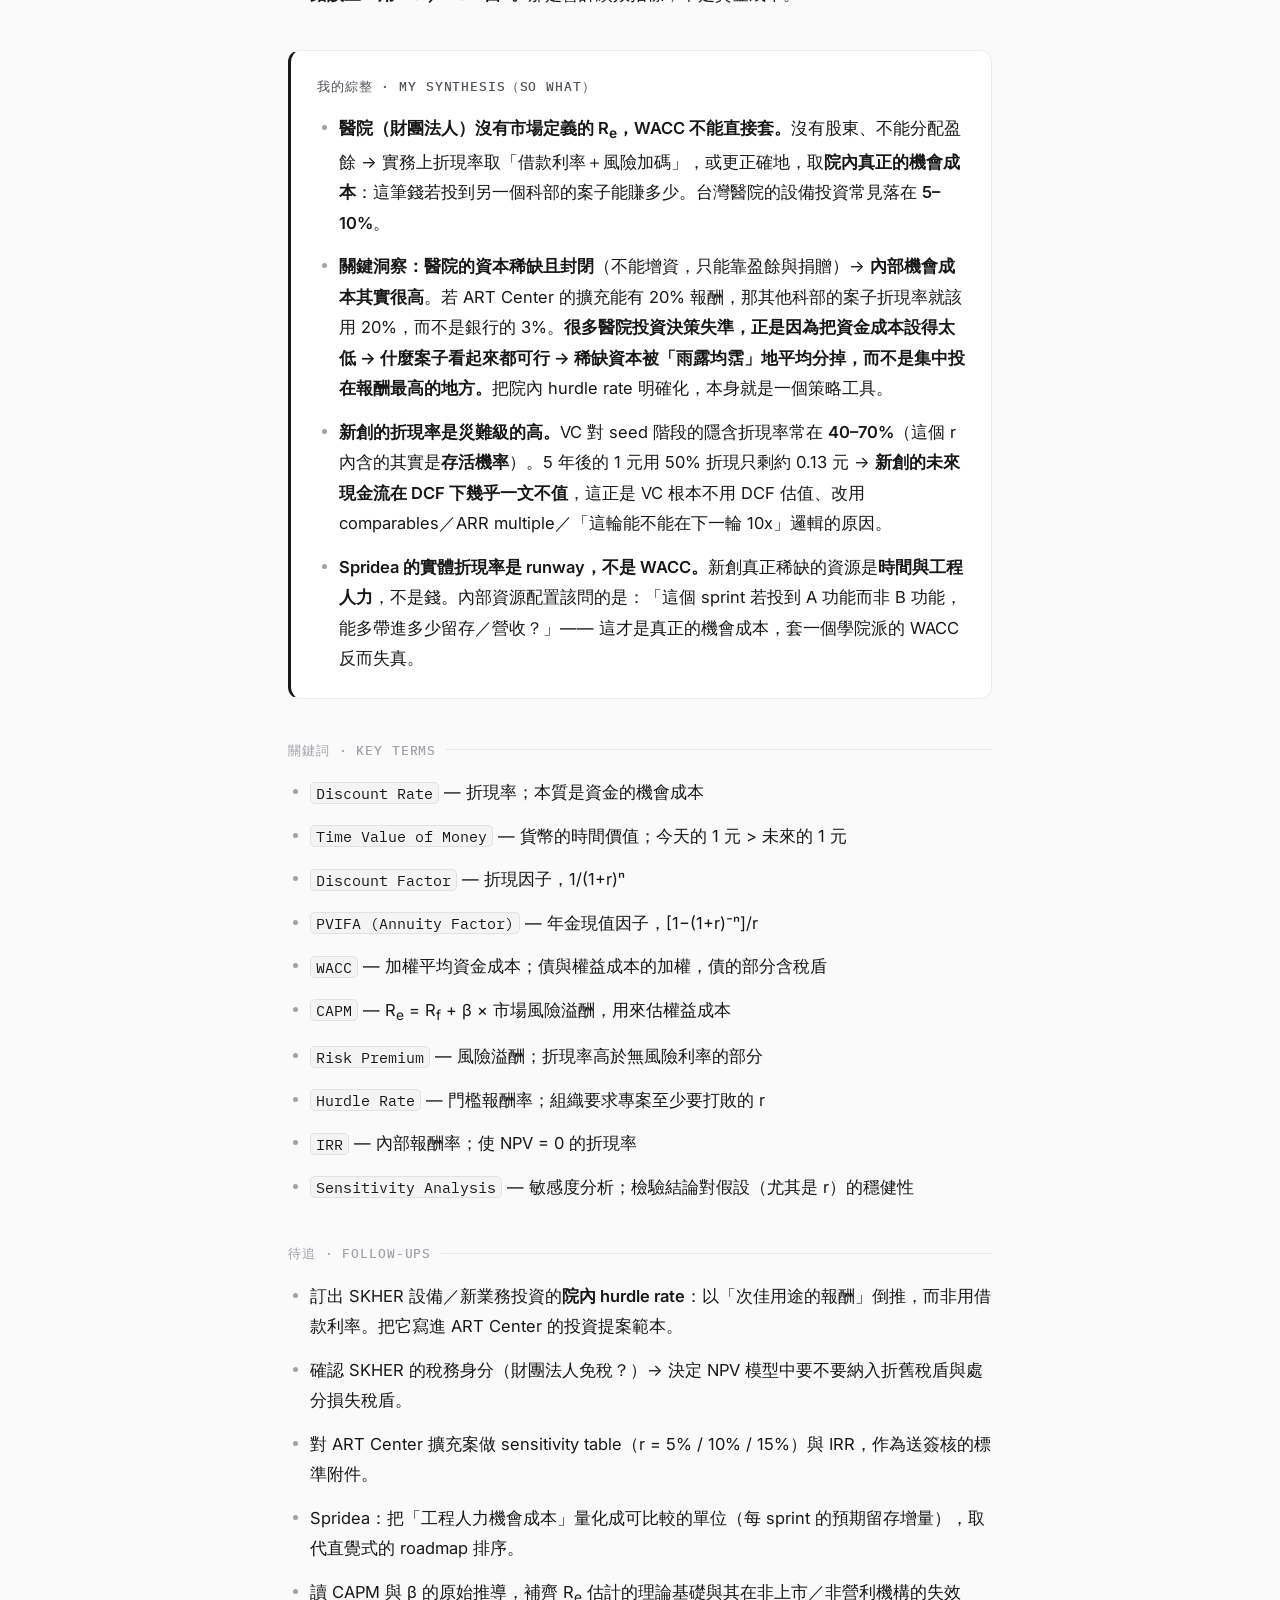
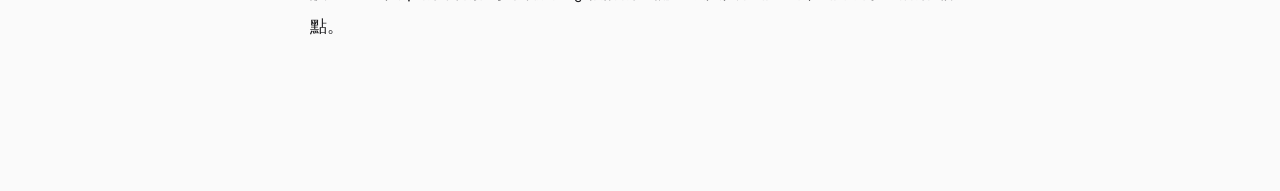
<file: notes/pmba-2026-07-12-discount-rate.html>
<!DOCTYPE html>
<html lang="zh-Hant">
<head>
<meta charset="utf-8">
<meta name="viewport" content="width=device-width, initial-scale=1">
<title>PMBA · 折現率：一切估值的那顆旋鈕</title>

<!-- ============================================================
     kb-meta — machine-readable metadata. build_manifest.py reads
     THIS to regenerate notes.json. Keep the keys exactly; fill values.
     domains: subset of ["hospital","startup"]. tags: framework names (EN).
     ============================================================ -->
<script type="application/json" id="kb-meta">
{
  "id": "pmba-2026-07-12-discount-rate",
  "prefix": "PMBA",
  "skill": "mba-class-note",
  "type": "class-note",
  "title": "折現率：一切估值的那顆旋鈕",
  "course": "財務管理／財務會計延伸",
  "date": "2026-07-12",
  "topic": "折現率、時間價值、WACC、CAPM、PVIFA、NPV/IRR",
  "tags": ["Discount Rate", "Time Value of Money", "Opportunity Cost of Capital", "WACC", "CAPM", "PVIFA (Annuity Factor)", "NPV", "IRR", "Hurdle Rate", "Sensitivity Analysis"],
  "domains": ["hospital", "startup"],
  "created": "2026-07-12T22:10:00+08:00",
  "file": "notes/pmba-2026-07-12-discount-rate.html"
}
</script>

<!-- ============================================================
     CRITICAL CSS — DO NOT EDIT. Copy verbatim into every note.
     Makes the note self-contained: it renders correctly on its own
     (e.g. on iPad, before it is filed into the KB repo) without
     depending on assets/kb.css. The shared sheet linked AFTER this
     block overrides it for full theming once the note is in the KB.
     ============================================================ -->
<style>
@import url('https://fonts.googleapis.com/css2?family=Fraunces:opsz,wght@9..144,400;9..144,500;9..144,600&family=Inter:wght@400;500;600&family=IBM+Plex+Mono:wght@400;500&display=swap');
:root{--bg:#fafafa;--surface:#fff;--surface-2:#f4f4f5;--border:rgba(24,24,27,.08);--text:#18181b;--text-2:#52525b;--text-3:#71717a;--text-4:#a1a1aa;--accent:#18181b;--radius:12px;--hospital:#8fa6b0;--startup:#b79a86;--correction:#a16207;--sans:"Inter",system-ui,"PingFang TC","Noto Sans TC",sans-serif;--mono:"IBM Plex Mono",ui-monospace,Menlo,monospace;--serif:"Fraunces",Georgia,"Noto Serif TC",serif;}
*{margin:0;padding:0;box-sizing:border-box;}
body{background:var(--bg);color:var(--text);font-family:var(--sans);font-size:16.5px;line-height:1.78;-webkit-font-smoothing:antialiased;}
.article-wrap{max-width:760px;margin:0 auto;padding:48px 28px 110px;}
.article-eyebrow{font-family:var(--mono);font-size:12.5px;color:var(--text-3);display:flex;flex-wrap:wrap;gap:8px;align-items:center;margin-bottom:18px;}
.badge{font-family:var(--mono);font-size:11.5px;padding:2px 8px;border-radius:6px;background:var(--surface-2);color:var(--text-2);}
h1.article-title{font-family:var(--serif);font-weight:600;font-size:40px;line-height:1.15;letter-spacing:-.02em;margin-bottom:20px;}
.tag{font-family:var(--mono);font-size:11.5px;color:var(--text-3);background:var(--surface-2);border-radius:6px;padding:2px 7px;}
.article-meta{display:flex;flex-wrap:wrap;gap:7px;margin-bottom:8px;}
.article-domains{display:flex;gap:10px;margin:14px 0 40px;padding-bottom:32px;border-bottom:1px solid var(--border);}
.domain-pill{display:flex;align-items:center;gap:7px;font-family:var(--mono);font-size:12.5px;color:var(--text-2);}
.dot{width:8px;height:8px;border-radius:50%;}.dot.hospital{background:var(--hospital);}.dot.startup{background:var(--startup);}
section.note-section{margin-bottom:40px;}
section.note-section>h2{font-family:var(--mono);font-size:13px;font-weight:500;text-transform:uppercase;letter-spacing:.07em;color:var(--text-4);margin-bottom:16px;}
.note-section ul{list-style:none;display:flex;flex-direction:column;gap:13px;}
.note-section li{position:relative;padding-left:22px;line-height:1.85;}
.note-section li::before{content:"";position:absolute;left:5px;top:12px;width:5px;height:5px;border-radius:50%;background:var(--text-4);}
.note-section li ul{margin-top:10px;}
.kb-term{font-family:var(--mono);font-size:.9em;background:var(--surface-2);border:1px solid var(--border);border-radius:5px;padding:.5px 5px;}
.correction{color:var(--correction);border-bottom:1px dashed var(--correction);cursor:help;}
section.synthesis{background:var(--surface);border:1px solid var(--border);border-left:3px solid var(--accent);border-radius:var(--radius);padding:24px 26px;}
.refs a{color:var(--text-2);border-bottom:1px solid var(--border-strong,rgba(24,24,27,.14));}
.refs a:hover{color:var(--text);}
.back-link{display:inline-flex;align-items:center;gap:6px;font-family:var(--mono);font-size:12.5px;color:var(--text-3);margin-bottom:28px;}
</style>

<!-- full shared theme (palette, header). Overrides critical CSS in-repo. -->
<link rel="stylesheet" href="../assets/kb.css">
</head>
<body data-theme="grayscale">

<div class="article-wrap">
  <a class="back-link" href="../index.html">← 知識庫</a>

  <div class="article-eyebrow">
    <span class="badge">PMBA</span>
    <span>財務管理／財務會計延伸</span><span>·</span><span>2026-07-12</span>
  </div>

  <h1 class="article-title">折現率：一切估值的那顆旋鈕</h1>

  <div class="article-meta"><span class="tag">Discount Rate</span><span class="tag">Time Value of Money</span><span class="tag">Opportunity Cost of Capital</span><span class="tag">WACC</span><span class="tag">CAPM</span><span class="tag">PVIFA</span><span class="tag">NPV</span><span class="tag">IRR</span><span class="tag">Sensitivity Analysis</span></div>

  <div class="article-domains"><span class="domain-pill"><span class="dot hospital"></span>醫院/急診</span><span class="domain-pill"><span class="dot startup"></span>資訊新創</span></div>

  <section class="note-section">
    <h2>核心概念 · Frameworks &amp; Concepts</h2>
    <ul>
      <li><b>一句話定義：<span class="kb-term">Discount Rate</span> = <span class="kb-term">Opportunity Cost of Capital</span>（機會成本）。</b>折現率不是「未來的錢會縮水多少」，而是「這筆錢<b>不投這個案子</b>、拿去做別的事能賺多少」。這是唯一需要記住的定義；其餘都是它的推論。</li>
      <li><b>基本式：</b><span class="kb-term">PV = CF<sub>n</sub> / (1 + r)<sup>n</sup></span> — 未來第 n 年的 1 元，今天值多少。</li>
      <li><b>未來的錢比較不值錢，來自三個來源：</b>
        <ul>
          <li><b>① 機會成本</b> — 今天的 100 元可以拿去投資，一年後變 110 元 → 一年後的 110 元 ≡ 今天的 100 元</li>
          <li><b>② 通貨膨脹</b> — 購買力隨時間下降</li>
          <li><b>③ 風險／不確定性</b> — 「明年會收到 120 萬」只是<b>預期</b>，不是保證。愈不確定，折得愈兇</li>
        </ul>
      </li>
      <li><b>折現率的結構：</b><span class="kb-term">r = Risk-free Rate + Risk Premium</span>（無風險利率＋風險溢酬）。無風險利率在台灣通常取 10 年期公債殖利率；風險溢酬回答「這個案子比公債危險多少」。<b>專案風險愈高 → r 愈高 → 未來現金流被折得愈狠 → NPV 愈低。</b>這就是折現率「懲罰風險」的機制。</li>
    </ul>
  </section>

  <section class="note-section">
    <h2>折現率從哪來 · WACC 與 CAPM</h2>
    <ul>
      <li><b><span class="kb-term">WACC</span>（加權平均資金成本）</b>：企業評估自身專案時最常用的 r。
        <div style="font-family:var(--mono);font-size:14px;background:var(--surface-2);border:1px solid var(--border);border-radius:8px;padding:14px 16px;margin-top:10px;line-height:1.7;">WACC = (E/V) × R<sub>e</sub> + (D/V) × R<sub>d</sub> × (1 − t)</div>
        <ul>
          <li><b>E</b> = 權益市值、<b>D</b> = 有息負債、<b>V</b> = E + D</li>
          <li><b>R<sub>e</sub></b>（權益成本）通常以 <span class="kb-term">CAPM</span> 估：<span class="kb-term">R<sub>e</sub> = R<sub>f</sub> + β × (市場風險溢酬)</span></li>
          <li><b>R<sub>d</sub> × (1 − t)</b> 中的 (1 − t) 即<b>利息可抵稅的稅盾</b> → 債的實際成本低於票面利率</li>
        </ul>
      </li>
      <li><b>直覺：</b>WACC 是「你為了拿到這筆錢，平均每年要付給出資者（銀行＋股東）多少」。專案報酬若打不過 WACC，等於<b>替出資者虧錢</b>。</li>
      <li><b>與價值創造判準的關係（同一件事的三種說法）：</b>
        <div style="font-family:var(--mono);font-size:14px;background:var(--surface-2);border:1px solid var(--border);border-radius:8px;padding:14px 16px;margin-top:10px;line-height:1.9;">ROIC &gt; WACC　→　創造價值<br>NPV &gt; 0　　 →　同一件事<br>IRR &gt; WACC　→　同一件事</div>
        <b>NPV &gt; 0 的意思是：這個案子在付完所有資金提供者的要求報酬之後，還有剩。</b>
      </li>
    </ul>
  </section>

  <section class="note-section">
    <h2>折現的機制 · Discount Factor 與年金因子</h2>
    <ul>
      <li><b>折現因子 (discount factor)</b> = 1 / (1 + r)<sup>n</sup>。把每年的現金流各自乘上自己的折現因子，再加總，就是現值。</li>
      <li><b>當每年金額相同（<span class="kb-term">annuity</span>／年金）時，可把金額提出來，只加總折現因子</b> — 這個總和就是<b>年金現值因子 <span class="kb-term">PVIFA</span></b>，它有封閉解（等比級數求和）：
        <div style="font-family:var(--mono);font-size:14px;background:var(--surface-2);border:1px solid var(--border);border-radius:8px;padding:14px 16px;margin-top:10px;line-height:1.7;">PVIFA(r, n) = [1 − (1 + r)<sup>−n</sup>] / r</div>
      </li>
      <li><b>以 r = 10%、n = 5 為例：</b>
        <table style="width:100%;border-collapse:collapse;margin-top:12px;font-size:15px;">
          <thead>
            <tr>
              <th style="text-align:left;padding:8px 10px;border-bottom:1px solid rgba(24,24,27,.14);font-family:var(--mono);font-size:12px;font-weight:500;text-transform:uppercase;letter-spacing:.05em;color:var(--text-4);">年 n</th>
              <th style="text-align:left;padding:8px 10px;border-bottom:1px solid rgba(24,24,27,.14);font-family:var(--mono);font-size:12px;font-weight:500;text-transform:uppercase;letter-spacing:.05em;color:var(--text-4);">折現因子 1/(1.1)ⁿ</th>
              <th style="text-align:left;padding:8px 10px;border-bottom:1px solid rgba(24,24,27,.14);font-family:var(--mono);font-size:12px;font-weight:500;text-transform:uppercase;letter-spacing:.05em;color:var(--text-4);">每 1 元的現值</th>
            </tr>
          </thead>
          <tbody>
            <tr><td style="padding:8px 10px;border-bottom:1px solid var(--border);font-family:var(--mono);">1</td><td style="padding:8px 10px;border-bottom:1px solid var(--border);font-family:var(--mono);">0.9091</td><td style="padding:8px 10px;border-bottom:1px solid var(--border);">0.91</td></tr>
            <tr><td style="padding:8px 10px;border-bottom:1px solid var(--border);font-family:var(--mono);">2</td><td style="padding:8px 10px;border-bottom:1px solid var(--border);font-family:var(--mono);">0.8264</td><td style="padding:8px 10px;border-bottom:1px solid var(--border);">0.83</td></tr>
            <tr><td style="padding:8px 10px;border-bottom:1px solid var(--border);font-family:var(--mono);">3</td><td style="padding:8px 10px;border-bottom:1px solid var(--border);font-family:var(--mono);">0.7513</td><td style="padding:8px 10px;border-bottom:1px solid var(--border);">0.75</td></tr>
            <tr><td style="padding:8px 10px;border-bottom:1px solid var(--border);font-family:var(--mono);">4</td><td style="padding:8px 10px;border-bottom:1px solid var(--border);font-family:var(--mono);">0.6830</td><td style="padding:8px 10px;border-bottom:1px solid var(--border);">0.68</td></tr>
            <tr><td style="padding:8px 10px;border-bottom:1px solid var(--border);font-family:var(--mono);">5</td><td style="padding:8px 10px;border-bottom:1px solid var(--border);font-family:var(--mono);">0.6209</td><td style="padding:8px 10px;border-bottom:1px solid var(--border);">0.62</td></tr>
            <tr><td style="padding:8px 10px;border-top:1px solid rgba(24,24,27,.14);"><b>合計</b></td><td style="padding:8px 10px;border-top:1px solid rgba(24,24,27,.14);font-family:var(--mono);"><b>3.7908</b></td><td style="padding:8px 10px;border-top:1px solid rgba(24,24,27,.14);"><b>= PVIFA</b></td></tr>
          </tbody>
        </table>
      </li>
      <li><b>驗算封閉解：</b>1.1⁵ = 1.61051 → (1.1)⁻⁵ = 0.62092 → PVIFA = (1 − 0.62092) / 0.10 = <b>3.7908</b>　✓</li>
      <li><b>直覺解讀：</b>未來 5 年、每年 1 元，在 10% 折現下，今天只值 <b>3.79 元</b>，不是 5 元。<b>少掉的 1.21 元就是時間價值。</b></li>
      <li><b>Excel：</b><span class="kb-term">=PV(10%, 5, -120)</span> → 454.9；<span class="kb-term">=NPV(10%, 120,120,120,120,120)</span> → 454.9（注意 Excel 的 NPV 函數<b>不含</b> t=0 的期初投資，要自己另外相減）</li>
    </ul>
  </section>

  <section class="note-section">
    <h2>折現率的槓桿效應 · 為什麼它最該被質疑</h2>
    <ul>
      <li><b>同一組現金流（t=0 投入 −320，其後 5 年每年 +120），只換折現率：</b>
        <table style="width:100%;border-collapse:collapse;margin-top:12px;font-size:15px;">
          <thead>
            <tr>
              <th style="text-align:left;padding:8px 10px;border-bottom:1px solid rgba(24,24,27,.14);font-family:var(--mono);font-size:12px;font-weight:500;text-transform:uppercase;letter-spacing:.05em;color:var(--text-4);">折現率 r</th>
              <th style="text-align:left;padding:8px 10px;border-bottom:1px solid rgba(24,24,27,.14);font-family:var(--mono);font-size:12px;font-weight:500;text-transform:uppercase;letter-spacing:.05em;color:var(--text-4);">PVIFA(r,5)</th>
              <th style="text-align:left;padding:8px 10px;border-bottom:1px solid rgba(24,24,27,.14);font-family:var(--mono);font-size:12px;font-weight:500;text-transform:uppercase;letter-spacing:.05em;color:var(--text-4);">NPV（萬元）</th>
              <th style="text-align:left;padding:8px 10px;border-bottom:1px solid rgba(24,24,27,.14);font-family:var(--mono);font-size:12px;font-weight:500;text-transform:uppercase;letter-spacing:.05em;color:var(--text-4);">結論</th>
            </tr>
          </thead>
          <tbody>
            <tr><td style="padding:8px 10px;border-bottom:1px solid var(--border);font-family:var(--mono);">5%</td><td style="padding:8px 10px;border-bottom:1px solid var(--border);font-family:var(--mono);">4.329</td><td style="padding:8px 10px;border-bottom:1px solid var(--border);font-family:var(--mono);">+199</td><td style="padding:8px 10px;border-bottom:1px solid var(--border);">大好</td></tr>
            <tr><td style="padding:8px 10px;border-bottom:1px solid var(--border);font-family:var(--mono);"><b>10%</b></td><td style="padding:8px 10px;border-bottom:1px solid var(--border);font-family:var(--mono);"><b>3.791</b></td><td style="padding:8px 10px;border-bottom:1px solid var(--border);font-family:var(--mono);"><b>+135</b></td><td style="padding:8px 10px;border-bottom:1px solid var(--border);"><b>好</b></td></tr>
            <tr><td style="padding:8px 10px;border-bottom:1px solid var(--border);font-family:var(--mono);">20%</td><td style="padding:8px 10px;border-bottom:1px solid var(--border);font-family:var(--mono);">2.991</td><td style="padding:8px 10px;border-bottom:1px solid var(--border);font-family:var(--mono);">+39</td><td style="padding:8px 10px;border-bottom:1px solid var(--border);">勉強</td></tr>
            <tr><td style="padding:8px 10px;border-bottom:1px solid var(--border);font-family:var(--mono);">25%</td><td style="padding:8px 10px;border-bottom:1px solid var(--border);font-family:var(--mono);">2.689</td><td style="padding:8px 10px;border-bottom:1px solid var(--border);font-family:var(--mono);">+3</td><td style="padding:8px 10px;border-bottom:1px solid var(--border);">幾乎打平</td></tr>
            <tr><td style="padding:8px 10px;border-bottom:1px solid var(--border);font-family:var(--mono);">30%</td><td style="padding:8px 10px;border-bottom:1px solid var(--border);font-family:var(--mono);">2.436</td><td style="padding:8px 10px;border-bottom:1px solid var(--border);font-family:var(--mono);">−28</td><td style="padding:8px 10px;border-bottom:1px solid var(--border);"><b>不該做</b></td></tr>
          </tbody>
        </table>
      </li>
      <li><b>同一組現金流，只換折現率，結論可以完全相反。</b>那個讓 NPV = 0 的折現率（此例約 <b>25.4%</b>）就是 <span class="kb-term">IRR</span> — 這個案子本身的年化報酬率。決策規則：<b>IRR &gt; WACC 就做</b>。</li>
      <li><b>⚠ 財務模型裡最容易被操縱的參數就是折現率。</b>想讓案子過關，只要把 r 從 12% 調成 8%，NPV 就轉正。<b>看別人的 NPV，第一件事是問「r 從哪來、為什麼是這個數字」</b>，並要求 <span class="kb-term">sensitivity analysis</span>（至少三檔 r 的 NPV）。</li>
    </ul>
  </section>

  <section class="note-section">
    <h2>怎麼挑 r · 原則與三個常見錯誤</h2>
    <ul>
      <li><b>核心原則：折現率要匹配「現金流的風險」，不是匹配「錢從哪借來的」。</b></li>
      <li><b>錯誤一：用借款利率當折現率。</b>「我跟銀行借 3%，所以 r = 3%」→ 錯。資金來源與專案風險無關；股東承擔的風險不會因為你借到便宜的債而消失。</li>
      <li><b>錯誤二：全公司只用一個 r。</b>買一台超音波（低風險、可預測）與開一個新事業體（高風險）不該用同一個折現率。<b>風險不同 → r 不同。</b></li>
      <li><b>錯誤三：用 ROI／ROA 當 r。</b>那是會計績效指標，不是資金成本。</li>
    </ul>
  </section>

  <section class="note-section synthesis">
    <h2>我的綜整 · My Synthesis（So what）</h2>
    <ul>
      <li><b>醫院（財團法人）沒有市場定義的 R<sub>e</sub>，WACC 不能直接套。</b>沒有股東、不能分配盈餘 → 實務上折現率取「借款利率＋風險加碼」，或更正確地，取<b>院內真正的機會成本</b>：這筆錢若投到另一個科部的案子能賺多少。台灣醫院的設備投資常見落在 <b>5–10%</b>。</li>
      <li><b>關鍵洞察：醫院的資本稀缺且封閉</b>（不能增資，只能靠盈餘與捐贈）→ <b>內部機會成本其實很高</b>。若 ART Center 的擴充能有 20% 報酬，那其他科部的案子折現率就該用 20%，而不是銀行的 3%。<b>很多醫院投資決策失準，正是因為把資金成本設得太低 → 什麼案子看起來都可行 → 稀缺資本被「雨露均霑」地平均分掉，而不是集中投在報酬最高的地方。</b>把院內 hurdle rate 明確化，本身就是一個策略工具。</li>
      <li><b>新創的折現率是災難級的高。</b>VC 對 seed 階段的隱含折現率常在 <b>40–70%</b>（這個 r 內含的其實是<b>存活機率</b>）。5 年後的 1 元用 50% 折現只剩約 0.13 元 → <b>新創的未來現金流在 DCF 下幾乎一文不值</b>，這正是 VC 根本不用 DCF 估值、改用 comparables／ARR multiple／「這輪能不能在下一輪 10x」邏輯的原因。</li>
      <li><b>Spridea 的實體折現率是 runway，不是 WACC。</b>新創真正稀缺的資源是<b>時間與工程人力</b>，不是錢。內部資源配置該問的是：「這個 sprint 若投到 A 功能而非 B 功能，能多帶進多少留存／營收？」—— 這才是真正的機會成本，套一個學院派的 WACC 反而失真。</li>
    </ul>
  </section>

  <section class="note-section">
    <h2>關鍵詞 · Key terms</h2>
    <ul>
      <li><span class="kb-term">Discount Rate</span> — 折現率；本質是資金的機會成本</li>
      <li><span class="kb-term">Time Value of Money</span> — 貨幣的時間價值；今天的 1 元 &gt; 未來的 1 元</li>
      <li><span class="kb-term">Discount Factor</span> — 折現因子，1/(1+r)ⁿ</li>
      <li><span class="kb-term">PVIFA (Annuity Factor)</span> — 年金現值因子，[1−(1+r)⁻ⁿ]/r</li>
      <li><span class="kb-term">WACC</span> — 加權平均資金成本；債與權益成本的加權，債的部分含稅盾</li>
      <li><span class="kb-term">CAPM</span> — R<sub>e</sub> = R<sub>f</sub> + β × 市場風險溢酬，用來估權益成本</li>
      <li><span class="kb-term">Risk Premium</span> — 風險溢酬；折現率高於無風險利率的部分</li>
      <li><span class="kb-term">Hurdle Rate</span> — 門檻報酬率；組織要求專案至少要打敗的 r</li>
      <li><span class="kb-term">IRR</span> — 內部報酬率；使 NPV = 0 的折現率</li>
      <li><span class="kb-term">Sensitivity Analysis</span> — 敏感度分析；檢驗結論對假設（尤其是 r）的穩健性</li>
    </ul>
  </section>

  <section class="note-section">
    <h2>待追 · Follow-ups</h2>
    <ul>
      <li>訂出 SKHER 設備／新業務投資的<b>院內 hurdle rate</b>：以「次佳用途的報酬」倒推，而非用借款利率。把它寫進 ART Center 的投資提案範本。</li>
      <li>確認 SKHER 的稅務身分（財團法人免稅？）→ 決定 NPV 模型中要不要納入折舊稅盾與處分損失稅盾。</li>
      <li>對 ART Center 擴充案做 sensitivity table（r = 5% / 10% / 15%）與 IRR，作為送簽核的標準附件。</li>
      <li>Spridea：把「工程人力機會成本」量化成可比較的單位（每 sprint 的預期留存增量），取代直覺式的 roadmap 排序。</li>
      <li>讀 CAPM 與 β 的原始推導，補齊 R<sub>e</sub> 估計的理論基礎與其在非上市／非營利機構的失效點。</li>
    </ul>
  </section>
</div>
</body>
</html>
</file>
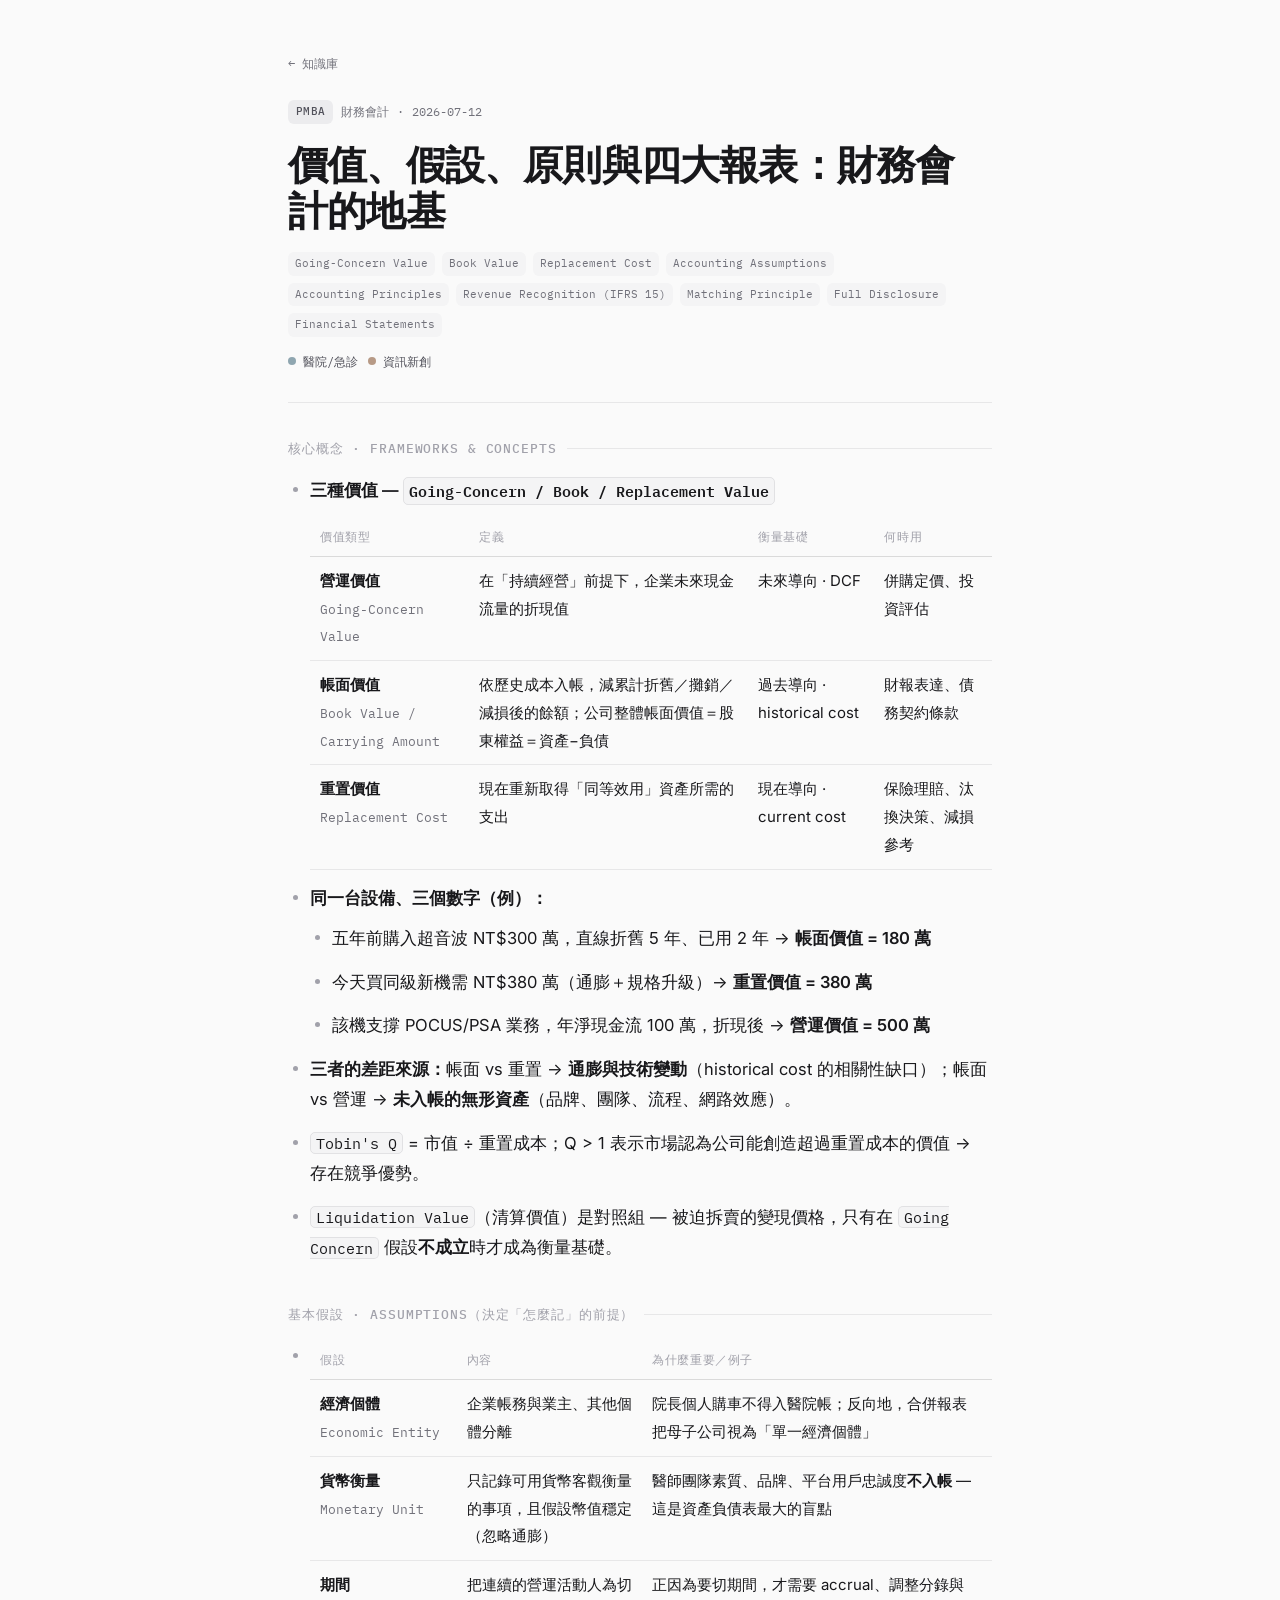
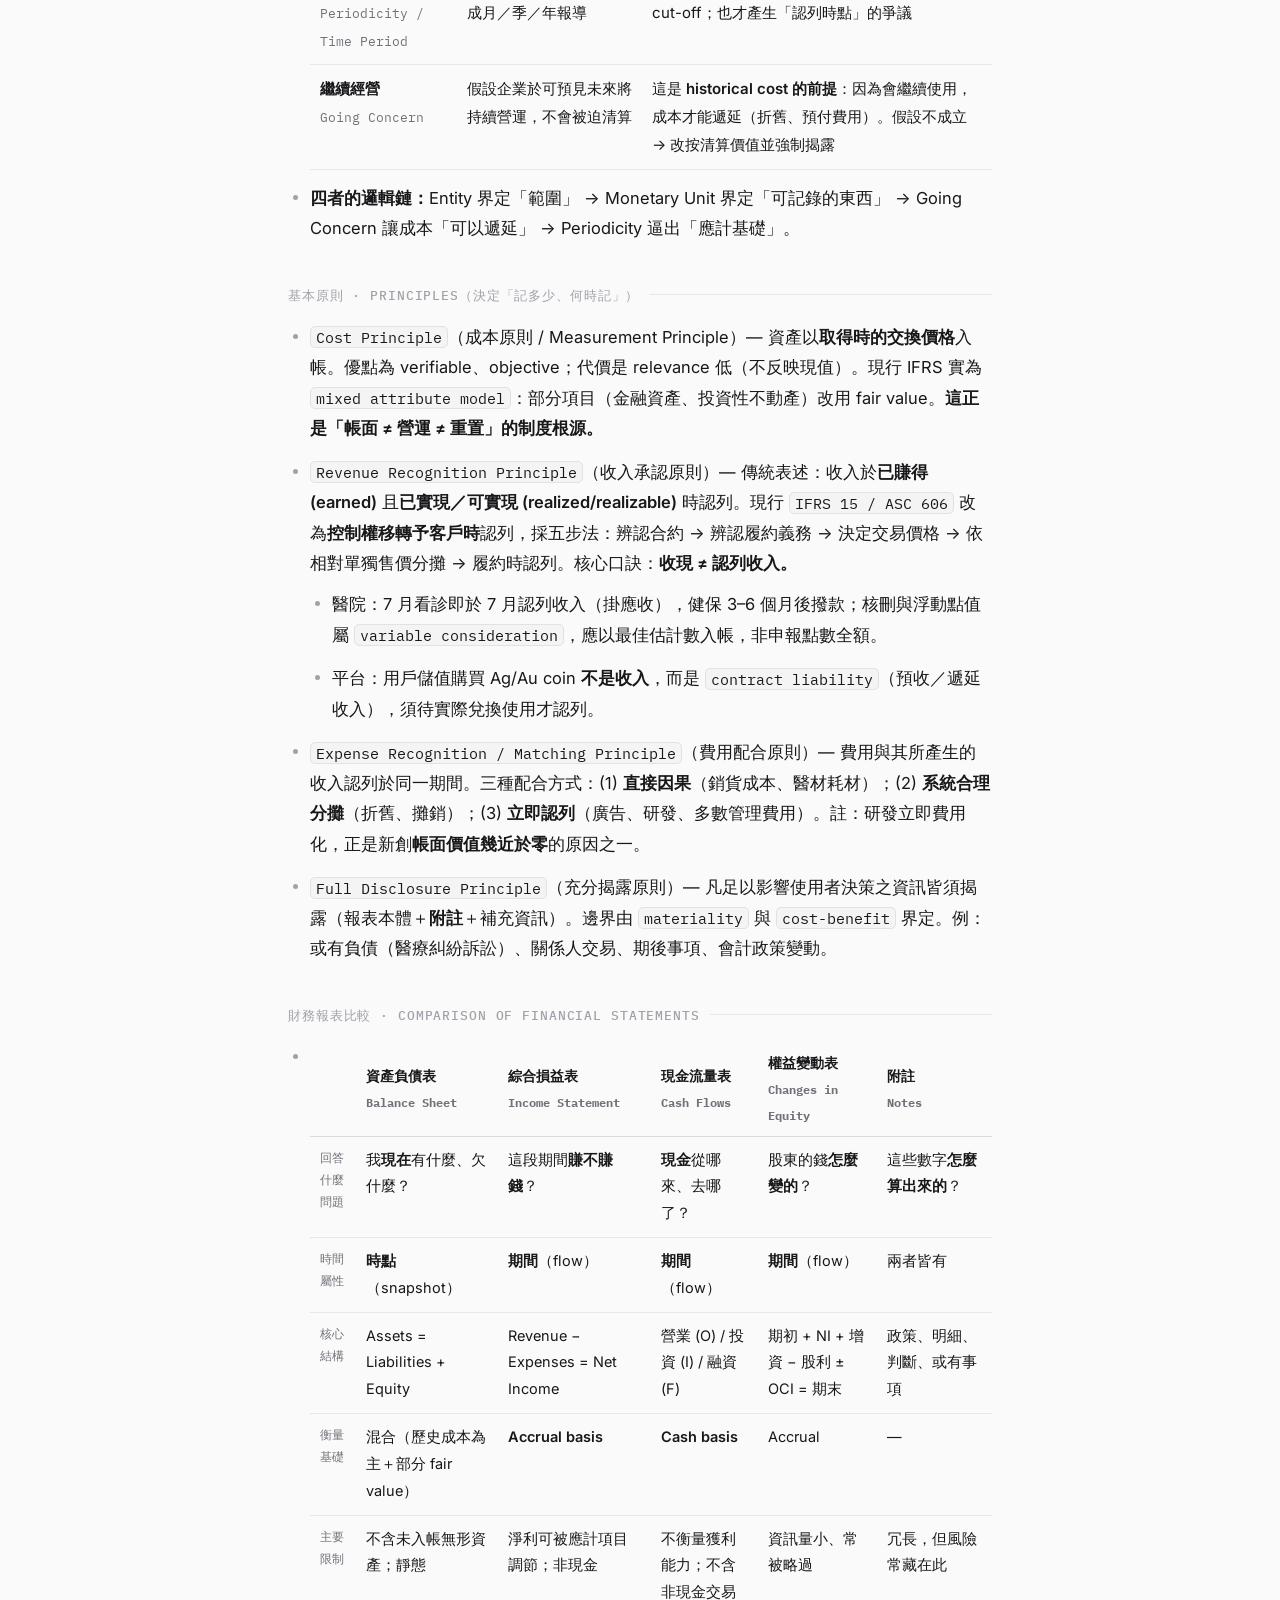
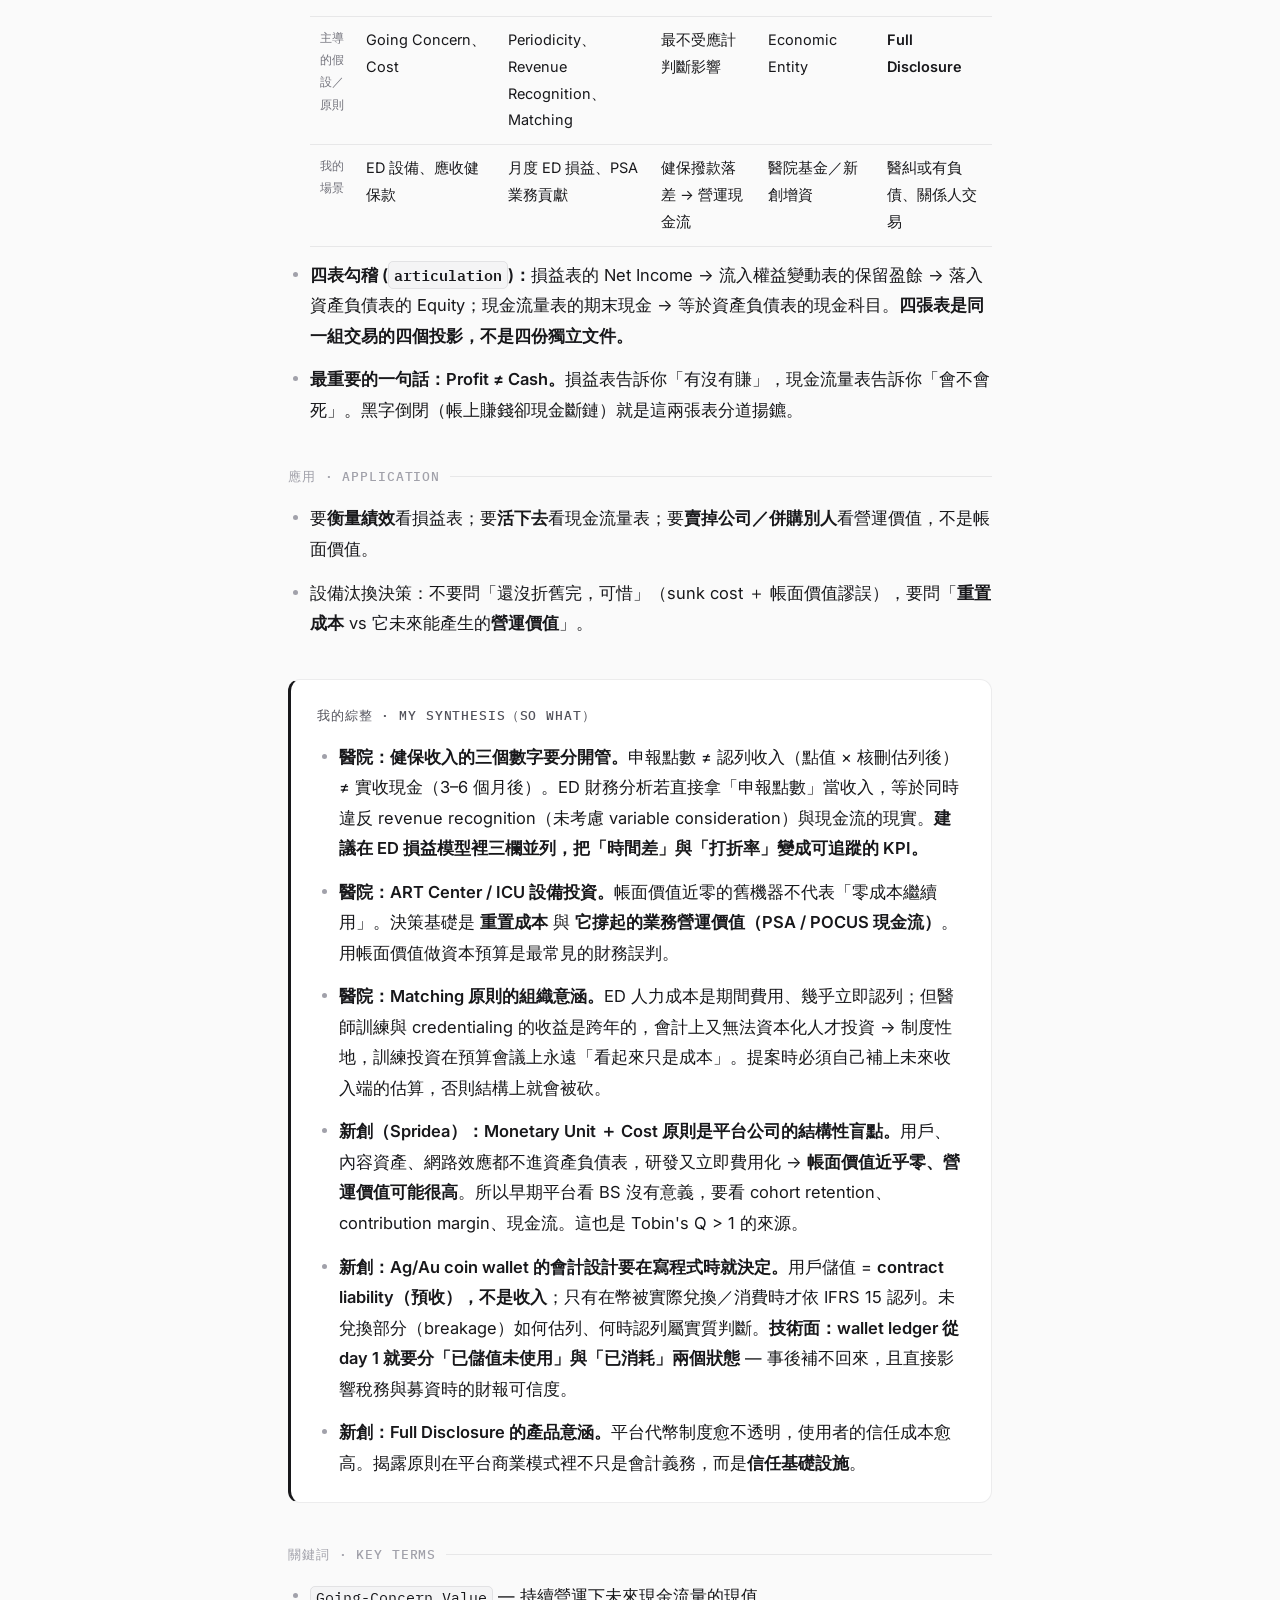
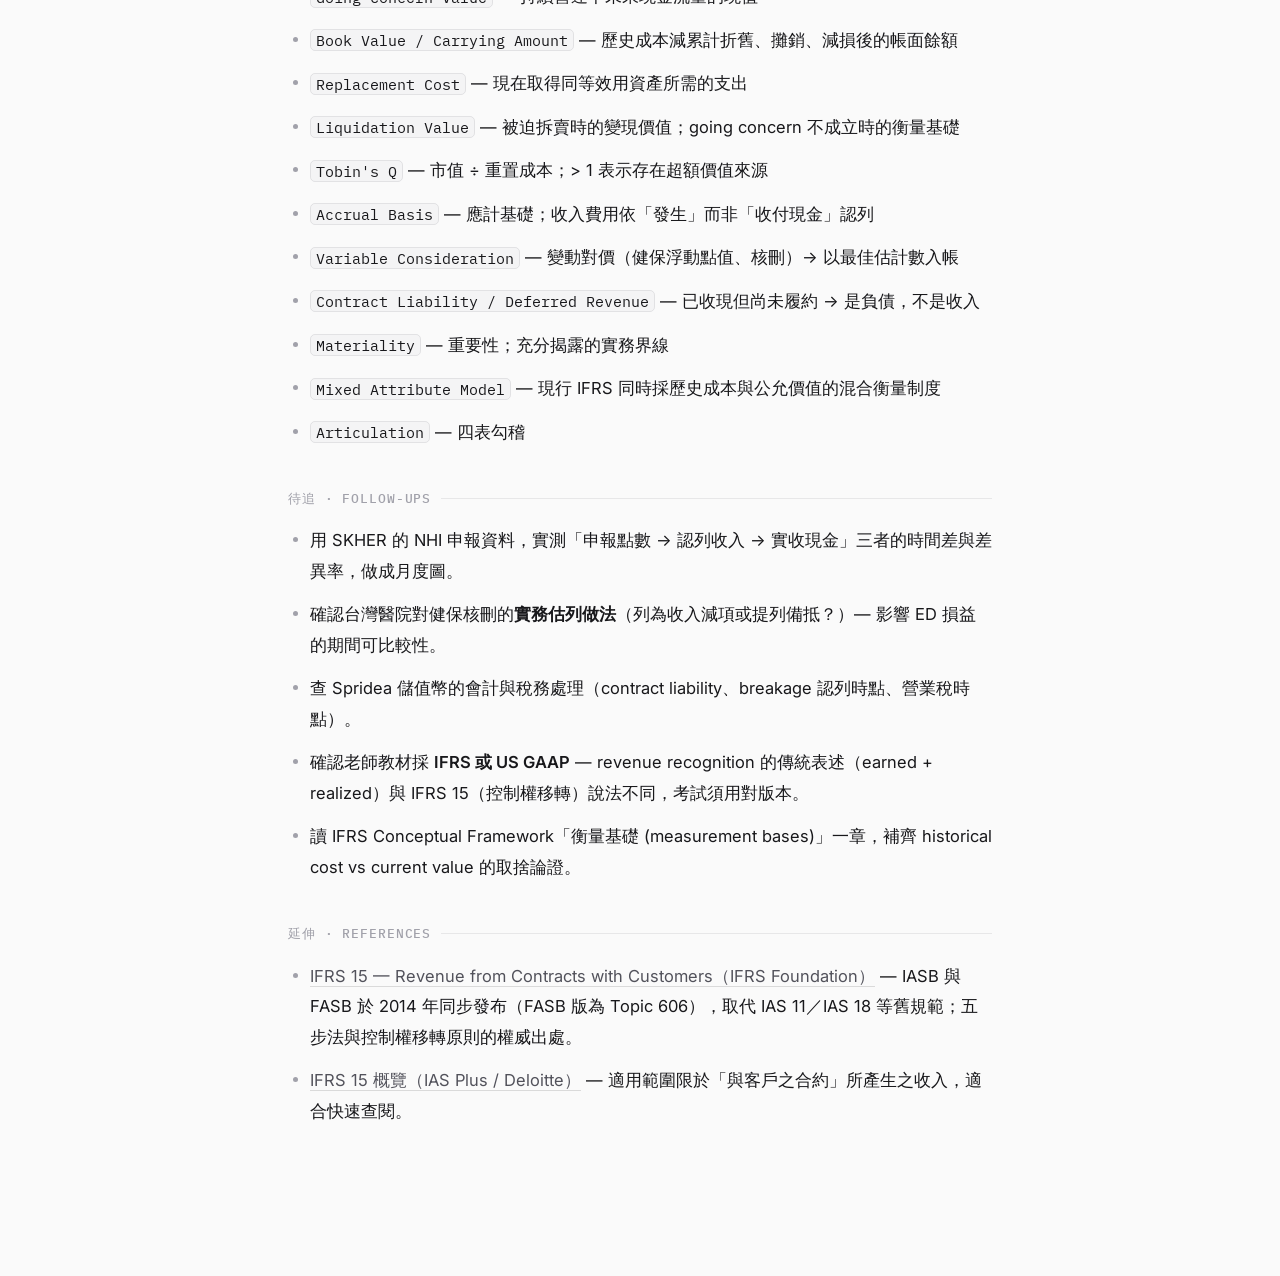
<file: notes/pmba-2026-07-12-financial-accounting-foundations.html>
<!DOCTYPE html>
<html lang="zh-Hant">
<head>
<meta charset="utf-8">
<meta name="viewport" content="width=device-width, initial-scale=1">
<title>PMBA · 價值、假設、原則與四大報表：財務會計的地基</title>

<!-- ============================================================
     kb-meta — machine-readable metadata. build_manifest.py reads
     THIS to regenerate notes.json. Keep the keys exactly; fill values.
     domains: subset of ["hospital","startup"]. tags: framework names (EN).
     ============================================================ -->
<script type="application/json" id="kb-meta">
{
  "id": "pmba-2026-07-12-financial-accounting-foundations",
  "prefix": "PMBA",
  "skill": "mba-class-note",
  "type": "class-note",
  "title": "價值、假設、原則與四大報表：財務會計的地基",
  "course": "財務會計",
  "date": "2026-07-12",
  "topic": "營運/帳面/重置價值、基本假設與原則、財務報表比較",
  "tags": ["Going-Concern Value", "Book Value", "Replacement Cost", "Liquidation Value", "Tobin's Q", "Economic Entity Assumption", "Monetary Unit Assumption", "Periodicity Assumption", "Going Concern Assumption", "Cost Principle", "Revenue Recognition Principle (IFRS 15)", "Matching Principle", "Full Disclosure Principle", "Financial Statements Articulation"],
  "domains": ["hospital", "startup"],
  "created": "2026-07-12T21:30:00+08:00",
  "file": "notes/pmba-2026-07-12-financial-accounting-foundations.html"
}
</script>

<!-- ============================================================
     CRITICAL CSS — DO NOT EDIT. Copy verbatim into every note.
     Makes the note self-contained: it renders correctly on its own
     (e.g. on iPad, before it is filed into the KB repo) without
     depending on assets/kb.css. The shared sheet linked AFTER this
     block overrides it for full theming once the note is in the KB.
     ============================================================ -->
<style>
@import url('https://fonts.googleapis.com/css2?family=Fraunces:opsz,wght@9..144,400;9..144,500;9..144,600&family=Inter:wght@400;500;600&family=IBM+Plex+Mono:wght@400;500&display=swap');
:root{--bg:#fafafa;--surface:#fff;--surface-2:#f4f4f5;--border:rgba(24,24,27,.08);--text:#18181b;--text-2:#52525b;--text-3:#71717a;--text-4:#a1a1aa;--accent:#18181b;--radius:12px;--hospital:#8fa6b0;--startup:#b79a86;--correction:#a16207;--sans:"Inter",system-ui,"PingFang TC","Noto Sans TC",sans-serif;--mono:"IBM Plex Mono",ui-monospace,Menlo,monospace;--serif:"Fraunces",Georgia,"Noto Serif TC",serif;}
*{margin:0;padding:0;box-sizing:border-box;}
body{background:var(--bg);color:var(--text);font-family:var(--sans);font-size:16.5px;line-height:1.78;-webkit-font-smoothing:antialiased;}
.article-wrap{max-width:760px;margin:0 auto;padding:48px 28px 110px;}
.article-eyebrow{font-family:var(--mono);font-size:12.5px;color:var(--text-3);display:flex;flex-wrap:wrap;gap:8px;align-items:center;margin-bottom:18px;}
.badge{font-family:var(--mono);font-size:11.5px;padding:2px 8px;border-radius:6px;background:var(--surface-2);color:var(--text-2);}
h1.article-title{font-family:var(--serif);font-weight:600;font-size:40px;line-height:1.15;letter-spacing:-.02em;margin-bottom:20px;}
.tag{font-family:var(--mono);font-size:11.5px;color:var(--text-3);background:var(--surface-2);border-radius:6px;padding:2px 7px;}
.article-meta{display:flex;flex-wrap:wrap;gap:7px;margin-bottom:8px;}
.article-domains{display:flex;gap:10px;margin:14px 0 40px;padding-bottom:32px;border-bottom:1px solid var(--border);}
.domain-pill{display:flex;align-items:center;gap:7px;font-family:var(--mono);font-size:12.5px;color:var(--text-2);}
.dot{width:8px;height:8px;border-radius:50%;}.dot.hospital{background:var(--hospital);}.dot.startup{background:var(--startup);}
section.note-section{margin-bottom:40px;}
section.note-section>h2{font-family:var(--mono);font-size:13px;font-weight:500;text-transform:uppercase;letter-spacing:.07em;color:var(--text-4);margin-bottom:16px;}
.note-section ul{list-style:none;display:flex;flex-direction:column;gap:13px;}
.note-section li{position:relative;padding-left:22px;line-height:1.85;}
.note-section li::before{content:"";position:absolute;left:5px;top:12px;width:5px;height:5px;border-radius:50%;background:var(--text-4);}
.note-section li ul{margin-top:10px;}
.kb-term{font-family:var(--mono);font-size:.9em;background:var(--surface-2);border:1px solid var(--border);border-radius:5px;padding:.5px 5px;}
.correction{color:var(--correction);border-bottom:1px dashed var(--correction);cursor:help;}
section.synthesis{background:var(--surface);border:1px solid var(--border);border-left:3px solid var(--accent);border-radius:var(--radius);padding:24px 26px;}
.refs a{color:var(--text-2);border-bottom:1px solid var(--border-strong,rgba(24,24,27,.14));}
.refs a:hover{color:var(--text);}
.back-link{display:inline-flex;align-items:center;gap:6px;font-family:var(--mono);font-size:12.5px;color:var(--text-3);margin-bottom:28px;}
</style>

<!-- full shared theme (palette, header). Overrides critical CSS in-repo. -->
<link rel="stylesheet" href="../assets/kb.css">
</head>
<body data-theme="grayscale">

<div class="article-wrap">
  <a class="back-link" href="../index.html">← 知識庫</a>

  <div class="article-eyebrow">
    <span class="badge">PMBA</span>
    <span>財務會計</span><span>·</span><span>2026-07-12</span>
  </div>

  <h1 class="article-title">價值、假設、原則與四大報表：財務會計的地基</h1>

  <div class="article-meta"><span class="tag">Going-Concern Value</span><span class="tag">Book Value</span><span class="tag">Replacement Cost</span><span class="tag">Accounting Assumptions</span><span class="tag">Accounting Principles</span><span class="tag">Revenue Recognition (IFRS 15)</span><span class="tag">Matching Principle</span><span class="tag">Full Disclosure</span><span class="tag">Financial Statements</span></div>

  <div class="article-domains"><span class="domain-pill"><span class="dot hospital"></span>醫院/急診</span><span class="domain-pill"><span class="dot startup"></span>資訊新創</span></div>

  <section class="note-section">
    <h2>核心概念 · Frameworks &amp; Concepts</h2>
    <ul>
      <li><b>三種價值 — <span class="kb-term">Going-Concern / Book / Replacement Value</span></b>
        <table style="width:100%;border-collapse:collapse;margin-top:12px;font-size:15px;">
          <thead>
            <tr>
              <th style="text-align:left;padding:8px 10px;border-bottom:1px solid rgba(24,24,27,.14);font-family:var(--mono);font-size:12px;font-weight:500;text-transform:uppercase;letter-spacing:.05em;color:var(--text-4);">價值類型</th>
              <th style="text-align:left;padding:8px 10px;border-bottom:1px solid rgba(24,24,27,.14);font-family:var(--mono);font-size:12px;font-weight:500;text-transform:uppercase;letter-spacing:.05em;color:var(--text-4);">定義</th>
              <th style="text-align:left;padding:8px 10px;border-bottom:1px solid rgba(24,24,27,.14);font-family:var(--mono);font-size:12px;font-weight:500;text-transform:uppercase;letter-spacing:.05em;color:var(--text-4);">衡量基礎</th>
              <th style="text-align:left;padding:8px 10px;border-bottom:1px solid rgba(24,24,27,.14);font-family:var(--mono);font-size:12px;font-weight:500;text-transform:uppercase;letter-spacing:.05em;color:var(--text-4);">何時用</th>
            </tr>
          </thead>
          <tbody>
            <tr>
              <td style="padding:10px;border-bottom:1px solid var(--border);vertical-align:top;"><b>營運價值</b><br><span style="font-family:var(--mono);font-size:12.5px;color:var(--text-3);">Going-Concern Value</span></td>
              <td style="padding:10px;border-bottom:1px solid var(--border);vertical-align:top;">在「持續經營」前提下，企業未來現金流量的折現值</td>
              <td style="padding:10px;border-bottom:1px solid var(--border);vertical-align:top;">未來導向 · DCF</td>
              <td style="padding:10px;border-bottom:1px solid var(--border);vertical-align:top;">併購定價、投資評估</td>
            </tr>
            <tr>
              <td style="padding:10px;border-bottom:1px solid var(--border);vertical-align:top;"><b>帳面價值</b><br><span style="font-family:var(--mono);font-size:12.5px;color:var(--text-3);">Book Value / Carrying Amount</span></td>
              <td style="padding:10px;border-bottom:1px solid var(--border);vertical-align:top;">依歷史成本入帳，減累計折舊／攤銷／減損後的餘額；公司整體帳面價值＝股東權益＝資產−負債</td>
              <td style="padding:10px;border-bottom:1px solid var(--border);vertical-align:top;">過去導向 · historical cost</td>
              <td style="padding:10px;border-bottom:1px solid var(--border);vertical-align:top;">財報表達、債務契約條款</td>
            </tr>
            <tr>
              <td style="padding:10px;border-bottom:1px solid var(--border);vertical-align:top;"><b>重置價值</b><br><span style="font-family:var(--mono);font-size:12.5px;color:var(--text-3);">Replacement Cost</span></td>
              <td style="padding:10px;border-bottom:1px solid var(--border);vertical-align:top;">現在重新取得「同等效用」資產所需的支出</td>
              <td style="padding:10px;border-bottom:1px solid var(--border);vertical-align:top;">現在導向 · current cost</td>
              <td style="padding:10px;border-bottom:1px solid var(--border);vertical-align:top;">保險理賠、汰換決策、減損參考</td>
            </tr>
          </tbody>
        </table>
      </li>
      <li><b>同一台設備、三個數字（例）：</b>
        <ul>
          <li>五年前購入超音波 NT$300 萬，直線折舊 5 年、已用 2 年 → <b>帳面價值 = 180 萬</b></li>
          <li>今天買同級新機需 NT$380 萬（通膨＋規格升級）→ <b>重置價值 = 380 萬</b></li>
          <li>該機支撐 POCUS/PSA 業務，年淨現金流 100 萬，折現後 → <b>營運價值 = 500 萬</b></li>
        </ul>
      </li>
      <li><b>三者的差距來源：</b>帳面 vs 重置 → <b>通膨與技術變動</b>（historical cost 的相關性缺口）；帳面 vs 營運 → <b>未入帳的無形資產</b>（品牌、團隊、流程、網路效應）。</li>
      <li><span class="kb-term">Tobin's Q</span> = 市值 ÷ 重置成本；Q &gt; 1 表示市場認為公司能創造超過重置成本的價值 → 存在競爭優勢。</li>
      <li><span class="kb-term">Liquidation Value</span>（清算價值）是對照組 — 被迫拆賣的變現價格，只有在 <span class="kb-term">Going Concern</span> 假設<b>不成立</b>時才成為衡量基礎。</li>
    </ul>
  </section>

  <section class="note-section">
    <h2>基本假設 · Assumptions（決定「怎麼記」的前提）</h2>
    <ul>
      <li>
        <table style="width:100%;border-collapse:collapse;font-size:15px;">
          <thead>
            <tr>
              <th style="text-align:left;padding:8px 10px;border-bottom:1px solid rgba(24,24,27,.14);font-family:var(--mono);font-size:12px;font-weight:500;text-transform:uppercase;letter-spacing:.05em;color:var(--text-4);">假設</th>
              <th style="text-align:left;padding:8px 10px;border-bottom:1px solid rgba(24,24,27,.14);font-family:var(--mono);font-size:12px;font-weight:500;text-transform:uppercase;letter-spacing:.05em;color:var(--text-4);">內容</th>
              <th style="text-align:left;padding:8px 10px;border-bottom:1px solid rgba(24,24,27,.14);font-family:var(--mono);font-size:12px;font-weight:500;text-transform:uppercase;letter-spacing:.05em;color:var(--text-4);">為什麼重要／例子</th>
            </tr>
          </thead>
          <tbody>
            <tr>
              <td style="padding:10px;border-bottom:1px solid var(--border);vertical-align:top;"><b>經濟個體</b><br><span style="font-family:var(--mono);font-size:12.5px;color:var(--text-3);">Economic Entity</span></td>
              <td style="padding:10px;border-bottom:1px solid var(--border);vertical-align:top;">企業帳務與業主、其他個體分離</td>
              <td style="padding:10px;border-bottom:1px solid var(--border);vertical-align:top;">院長個人購車不得入醫院帳；反向地，合併報表把母子公司視為「單一經濟個體」</td>
            </tr>
            <tr>
              <td style="padding:10px;border-bottom:1px solid var(--border);vertical-align:top;"><b>貨幣衡量</b><br><span style="font-family:var(--mono);font-size:12.5px;color:var(--text-3);">Monetary Unit</span></td>
              <td style="padding:10px;border-bottom:1px solid var(--border);vertical-align:top;">只記錄可用貨幣客觀衡量的事項，且假設幣值穩定（忽略通膨）</td>
              <td style="padding:10px;border-bottom:1px solid var(--border);vertical-align:top;">醫師團隊素質、品牌、平台用戶忠誠度<b>不入帳</b> — 這是資產負債表最大的盲點</td>
            </tr>
            <tr>
              <td style="padding:10px;border-bottom:1px solid var(--border);vertical-align:top;"><b>期間</b><br><span style="font-family:var(--mono);font-size:12.5px;color:var(--text-3);">Periodicity / Time Period</span></td>
              <td style="padding:10px;border-bottom:1px solid var(--border);vertical-align:top;">把連續的營運活動人為切成月／季／年報導</td>
              <td style="padding:10px;border-bottom:1px solid var(--border);vertical-align:top;">正因為要切期間，才需要 accrual、調整分錄與 cut-off；也才產生「認列時點」的爭議</td>
            </tr>
            <tr>
              <td style="padding:10px;border-bottom:1px solid var(--border);vertical-align:top;"><b>繼續經營</b><br><span style="font-family:var(--mono);font-size:12.5px;color:var(--text-3);">Going Concern</span></td>
              <td style="padding:10px;border-bottom:1px solid var(--border);vertical-align:top;">假設企業於可預見未來將持續營運，不會被迫清算</td>
              <td style="padding:10px;border-bottom:1px solid var(--border);vertical-align:top;">這是 <b>historical cost 的前提</b>：因為會繼續使用，成本才能遞延（折舊、預付費用）。假設不成立 → 改按清算價值並強制揭露</td>
            </tr>
          </tbody>
        </table>
      </li>
      <li><b>四者的邏輯鏈：</b>Entity 界定「範圍」 → Monetary Unit 界定「可記錄的東西」 → Going Concern 讓成本「可以遞延」 → Periodicity 逼出「應計基礎」。</li>
    </ul>
  </section>

  <section class="note-section">
    <h2>基本原則 · Principles（決定「記多少、何時記」）</h2>
    <ul>
      <li><span class="kb-term">Cost Principle</span>（成本原則 / Measurement Principle）— 資產以<b>取得時的交換價格</b>入帳。優點為 verifiable、objective；代價是 relevance 低（不反映現值）。現行 IFRS 實為 <span class="kb-term">mixed attribute model</span>：部分項目（金融資產、投資性不動產）改用 fair value。<b>這正是「帳面 ≠ 營運 ≠ 重置」的制度根源。</b></li>
      <li><span class="kb-term">Revenue Recognition Principle</span>（收入承認原則）— 傳統表述：收入於<b>已賺得 (earned)</b> 且<b>已實現／可實現 (realized/realizable)</b> 時認列。現行 <span class="kb-term">IFRS 15 / ASC 606</span> 改為<b>控制權移轉予客戶時</b>認列，採五步法：辨認合約 → 辨認履約義務 → 決定交易價格 → 依相對單獨售價分攤 → 履約時認列。核心口訣：<b>收現 ≠ 認列收入。</b>
        <ul>
          <li>醫院：7 月看診即於 7 月認列收入（掛應收），健保 3–6 個月後撥款；核刪與浮動點值屬 <span class="kb-term">variable consideration</span>，應以最佳估計數入帳，非申報點數全額。</li>
          <li>平台：用戶儲值購買 Ag/Au coin <b>不是收入</b>，而是 <span class="kb-term">contract liability</span>（預收／遞延收入），須待實際兌換使用才認列。</li>
        </ul>
      </li>
      <li><span class="kb-term">Expense Recognition / Matching Principle</span>（費用配合原則）— 費用與其所產生的收入認列於同一期間。三種配合方式：(1) <b>直接因果</b>（銷貨成本、醫材耗材）；(2) <b>系統合理分攤</b>（折舊、攤銷）；(3) <b>立即認列</b>（廣告、研發、多數管理費用）。註：研發立即費用化，正是新創<b>帳面價值幾近於零</b>的原因之一。</li>
      <li><span class="kb-term">Full Disclosure Principle</span>（充分揭露原則）— 凡足以影響使用者決策之資訊皆須揭露（報表本體＋<b>附註</b>＋補充資訊）。邊界由 <span class="kb-term">materiality</span> 與 <span class="kb-term">cost-benefit</span> 界定。例：或有負債（醫療糾紛訴訟）、關係人交易、期後事項、會計政策變動。</li>
    </ul>
  </section>

  <section class="note-section">
    <h2>財務報表比較 · Comparison of Financial Statements</h2>
    <ul>
      <li>
        <div style="overflow-x:auto;">
        <table style="width:100%;border-collapse:collapse;font-size:14.5px;min-width:640px;">
          <thead>
            <tr>
              <th style="text-align:left;padding:8px 10px;border-bottom:1px solid rgba(24,24,27,.14);font-family:var(--mono);font-size:11.5px;font-weight:500;text-transform:uppercase;letter-spacing:.05em;color:var(--text-4);"></th>
              <th style="text-align:left;padding:8px 10px;border-bottom:1px solid rgba(24,24,27,.14);font-size:14px;">資產負債表<br><span style="font-family:var(--mono);font-size:11.5px;color:var(--text-3);">Balance Sheet</span></th>
              <th style="text-align:left;padding:8px 10px;border-bottom:1px solid rgba(24,24,27,.14);font-size:14px;">綜合損益表<br><span style="font-family:var(--mono);font-size:11.5px;color:var(--text-3);">Income Statement</span></th>
              <th style="text-align:left;padding:8px 10px;border-bottom:1px solid rgba(24,24,27,.14);font-size:14px;">現金流量表<br><span style="font-family:var(--mono);font-size:11.5px;color:var(--text-3);">Cash Flows</span></th>
              <th style="text-align:left;padding:8px 10px;border-bottom:1px solid rgba(24,24,27,.14);font-size:14px;">權益變動表<br><span style="font-family:var(--mono);font-size:11.5px;color:var(--text-3);">Changes in Equity</span></th>
              <th style="text-align:left;padding:8px 10px;border-bottom:1px solid rgba(24,24,27,.14);font-size:14px;">附註<br><span style="font-family:var(--mono);font-size:11.5px;color:var(--text-3);">Notes</span></th>
            </tr>
          </thead>
          <tbody>
            <tr>
              <td style="padding:10px;border-bottom:1px solid var(--border);vertical-align:top;font-family:var(--mono);font-size:12px;color:var(--text-3);">回答什麼問題</td>
              <td style="padding:10px;border-bottom:1px solid var(--border);vertical-align:top;">我<b>現在</b>有什麼、欠什麼？</td>
              <td style="padding:10px;border-bottom:1px solid var(--border);vertical-align:top;">這段期間<b>賺不賺錢</b>？</td>
              <td style="padding:10px;border-bottom:1px solid var(--border);vertical-align:top;"><b>現金</b>從哪來、去哪了？</td>
              <td style="padding:10px;border-bottom:1px solid var(--border);vertical-align:top;">股東的錢<b>怎麼變的</b>？</td>
              <td style="padding:10px;border-bottom:1px solid var(--border);vertical-align:top;">這些數字<b>怎麼算出來的</b>？</td>
            </tr>
            <tr>
              <td style="padding:10px;border-bottom:1px solid var(--border);vertical-align:top;font-family:var(--mono);font-size:12px;color:var(--text-3);">時間屬性</td>
              <td style="padding:10px;border-bottom:1px solid var(--border);vertical-align:top;"><b>時點</b>（snapshot）</td>
              <td style="padding:10px;border-bottom:1px solid var(--border);vertical-align:top;"><b>期間</b>（flow）</td>
              <td style="padding:10px;border-bottom:1px solid var(--border);vertical-align:top;"><b>期間</b>（flow）</td>
              <td style="padding:10px;border-bottom:1px solid var(--border);vertical-align:top;"><b>期間</b>（flow）</td>
              <td style="padding:10px;border-bottom:1px solid var(--border);vertical-align:top;">兩者皆有</td>
            </tr>
            <tr>
              <td style="padding:10px;border-bottom:1px solid var(--border);vertical-align:top;font-family:var(--mono);font-size:12px;color:var(--text-3);">核心結構</td>
              <td style="padding:10px;border-bottom:1px solid var(--border);vertical-align:top;">Assets = Liabilities + Equity</td>
              <td style="padding:10px;border-bottom:1px solid var(--border);vertical-align:top;">Revenue − Expenses = Net Income</td>
              <td style="padding:10px;border-bottom:1px solid var(--border);vertical-align:top;">營業 (O) / 投資 (I) / 融資 (F)</td>
              <td style="padding:10px;border-bottom:1px solid var(--border);vertical-align:top;">期初 + NI + 增資 − 股利 ± OCI = 期末</td>
              <td style="padding:10px;border-bottom:1px solid var(--border);vertical-align:top;">政策、明細、判斷、或有事項</td>
            </tr>
            <tr>
              <td style="padding:10px;border-bottom:1px solid var(--border);vertical-align:top;font-family:var(--mono);font-size:12px;color:var(--text-3);">衡量基礎</td>
              <td style="padding:10px;border-bottom:1px solid var(--border);vertical-align:top;">混合（歷史成本為主＋部分 fair value）</td>
              <td style="padding:10px;border-bottom:1px solid var(--border);vertical-align:top;"><b>Accrual basis</b></td>
              <td style="padding:10px;border-bottom:1px solid var(--border);vertical-align:top;"><b>Cash basis</b></td>
              <td style="padding:10px;border-bottom:1px solid var(--border);vertical-align:top;">Accrual</td>
              <td style="padding:10px;border-bottom:1px solid var(--border);vertical-align:top;">—</td>
            </tr>
            <tr>
              <td style="padding:10px;border-bottom:1px solid var(--border);vertical-align:top;font-family:var(--mono);font-size:12px;color:var(--text-3);">主要限制</td>
              <td style="padding:10px;border-bottom:1px solid var(--border);vertical-align:top;">不含未入帳無形資產；靜態</td>
              <td style="padding:10px;border-bottom:1px solid var(--border);vertical-align:top;">淨利可被應計項目調節；非現金</td>
              <td style="padding:10px;border-bottom:1px solid var(--border);vertical-align:top;">不衡量獲利能力；不含非現金交易</td>
              <td style="padding:10px;border-bottom:1px solid var(--border);vertical-align:top;">資訊量小、常被略過</td>
              <td style="padding:10px;border-bottom:1px solid var(--border);vertical-align:top;">冗長，但風險常藏在此</td>
            </tr>
            <tr>
              <td style="padding:10px;border-bottom:1px solid var(--border);vertical-align:top;font-family:var(--mono);font-size:12px;color:var(--text-3);">主導的假設／原則</td>
              <td style="padding:10px;border-bottom:1px solid var(--border);vertical-align:top;">Going Concern、Cost</td>
              <td style="padding:10px;border-bottom:1px solid var(--border);vertical-align:top;">Periodicity、Revenue Recognition、Matching</td>
              <td style="padding:10px;border-bottom:1px solid var(--border);vertical-align:top;">最不受應計判斷影響</td>
              <td style="padding:10px;border-bottom:1px solid var(--border);vertical-align:top;">Economic Entity</td>
              <td style="padding:10px;border-bottom:1px solid var(--border);vertical-align:top;"><b>Full Disclosure</b></td>
            </tr>
            <tr>
              <td style="padding:10px;border-bottom:1px solid var(--border);vertical-align:top;font-family:var(--mono);font-size:12px;color:var(--text-3);">我的場景</td>
              <td style="padding:10px;border-bottom:1px solid var(--border);vertical-align:top;">ED 設備、應收健保款</td>
              <td style="padding:10px;border-bottom:1px solid var(--border);vertical-align:top;">月度 ED 損益、PSA 業務貢獻</td>
              <td style="padding:10px;border-bottom:1px solid var(--border);vertical-align:top;">健保撥款落差 → 營運現金流</td>
              <td style="padding:10px;border-bottom:1px solid var(--border);vertical-align:top;">醫院基金／新創增資</td>
              <td style="padding:10px;border-bottom:1px solid var(--border);vertical-align:top;">醫糾或有負債、關係人交易</td>
            </tr>
          </tbody>
        </table>
        </div>
      </li>
      <li><b>四表勾稽 (<span class="kb-term">articulation</span>)：</b>損益表的 Net Income → 流入權益變動表的保留盈餘 → 落入資產負債表的 Equity；現金流量表的期末現金 → 等於資產負債表的現金科目。<b>四張表是同一組交易的四個投影，不是四份獨立文件。</b></li>
      <li><b>最重要的一句話：Profit ≠ Cash。</b>損益表告訴你「有沒有賺」，現金流量表告訴你「會不會死」。黑字倒閉（帳上賺錢卻現金斷鏈）就是這兩張表分道揚鑣。</li>
    </ul>
  </section>

  <section class="note-section">
    <h2>應用 · Application</h2>
    <ul>
      <li>要<b>衡量績效</b>看損益表；要<b>活下去</b>看現金流量表；要<b>賣掉公司／併購別人</b>看營運價值，不是帳面價值。</li>
      <li>設備汰換決策：不要問「還沒折舊完，可惜」（sunk cost ＋ 帳面價值謬誤），要問「<b>重置成本</b> vs 它未來能產生的<b>營運價值</b>」。</li>
    </ul>
  </section>

  <section class="note-section synthesis">
    <h2>我的綜整 · My Synthesis（So what）</h2>
    <ul>
      <li><b>醫院：健保收入的三個數字要分開管。</b>申報點數 ≠ 認列收入（點值 × 核刪估列後） ≠ 實收現金（3–6 個月後）。ED 財務分析若直接拿「申報點數」當收入，等於同時違反 revenue recognition（未考慮 variable consideration）與現金流的現實。<b>建議在 ED 損益模型裡三欄並列，把「時間差」與「打折率」變成可追蹤的 KPI。</b></li>
      <li><b>醫院：ART Center / ICU 設備投資。</b>帳面價值近零的舊機器不代表「零成本繼續用」。決策基礎是 <b>重置成本</b> 與 <b>它撐起的業務營運價值（PSA / POCUS 現金流）</b>。用帳面價值做資本預算是最常見的財務誤判。</li>
      <li><b>醫院：Matching 原則的組織意涵。</b>ED 人力成本是期間費用、幾乎立即認列；但醫師訓練與 credentialing 的收益是跨年的，會計上又無法資本化人才投資 → 制度性地，訓練投資在預算會議上永遠「看起來只是成本」。提案時必須自己補上未來收入端的估算，否則結構上就會被砍。</li>
      <li><b>新創（Spridea）：Monetary Unit ＋ Cost 原則是平台公司的結構性盲點。</b>用戶、內容資產、網路效應都不進資產負債表，研發又立即費用化 → <b>帳面價值近乎零、營運價值可能很高</b>。所以早期平台看 BS 沒有意義，要看 cohort retention、contribution margin、現金流。這也是 Tobin's Q &gt; 1 的來源。</li>
      <li><b>新創：Ag/Au coin wallet 的會計設計要在寫程式時就決定。</b>用戶儲值 = <b>contract liability（預收），不是收入</b>；只有在幣被實際兌換／消費時才依 IFRS 15 認列。未兌換部分（breakage）如何估列、何時認列屬實質判斷。<b>技術面：wallet ledger 從 day 1 就要分「已儲值未使用」與「已消耗」兩個狀態</b> — 事後補不回來，且直接影響稅務與募資時的財報可信度。</li>
      <li><b>新創：Full Disclosure 的產品意涵。</b>平台代幣制度愈不透明，使用者的信任成本愈高。揭露原則在平台商業模式裡不只是會計義務，而是<b>信任基礎設施</b>。</li>
    </ul>
  </section>

  <section class="note-section">
    <h2>關鍵詞 · Key terms</h2>
    <ul>
      <li><span class="kb-term">Going-Concern Value</span> — 持續營運下未來現金流量的現值</li>
      <li><span class="kb-term">Book Value / Carrying Amount</span> — 歷史成本減累計折舊、攤銷、減損後的帳面餘額</li>
      <li><span class="kb-term">Replacement Cost</span> — 現在取得同等效用資產所需的支出</li>
      <li><span class="kb-term">Liquidation Value</span> — 被迫拆賣時的變現價值；going concern 不成立時的衡量基礎</li>
      <li><span class="kb-term">Tobin's Q</span> — 市值 ÷ 重置成本；&gt; 1 表示存在超額價值來源</li>
      <li><span class="kb-term">Accrual Basis</span> — 應計基礎；收入費用依「發生」而非「收付現金」認列</li>
      <li><span class="kb-term">Variable Consideration</span> — 變動對價（健保浮動點值、核刪）→ 以最佳估計數入帳</li>
      <li><span class="kb-term">Contract Liability / Deferred Revenue</span> — 已收現但尚未履約 → 是負債，不是收入</li>
      <li><span class="kb-term">Materiality</span> — 重要性；充分揭露的實務界線</li>
      <li><span class="kb-term">Mixed Attribute Model</span> — 現行 IFRS 同時採歷史成本與公允價值的混合衡量制度</li>
      <li><span class="kb-term">Articulation</span> — 四表勾稽</li>
    </ul>
  </section>

  <section class="note-section">
    <h2>待追 · Follow-ups</h2>
    <ul>
      <li>用 SKHER 的 NHI 申報資料，實測「申報點數 → 認列收入 → 實收現金」三者的時間差與差異率，做成月度圖。</li>
      <li>確認台灣醫院對健保核刪的<b>實務估列做法</b>（列為收入減項或提列備抵？）— 影響 ED 損益的期間可比較性。</li>
      <li>查 Spridea 儲值幣的會計與稅務處理（contract liability、breakage 認列時點、營業稅時點）。</li>
      <li>確認老師教材採 <b>IFRS 或 US GAAP</b> — revenue recognition 的傳統表述（earned + realized）與 IFRS 15（控制權移轉）說法不同，考試須用對版本。</li>
      <li>讀 IFRS Conceptual Framework「衡量基礎 (measurement bases)」一章，補齊 historical cost vs current value 的取捨論證。</li>
    </ul>
  </section>

  <section class="note-section refs">
    <h2>延伸 · References</h2>
    <ul>
      <li><a href="https://www.ifrs.org/issued-standards/list-of-standards/ifrs-15-revenue-from-contracts-with-customers/" target="_blank" rel="noopener">IFRS 15 — Revenue from Contracts with Customers（IFRS Foundation）</a> — IASB 與 FASB 於 2014 年同步發布（FASB 版為 Topic 606），取代 IAS 11／IAS 18 等舊規範；五步法與控制權移轉原則的權威出處。</li>
      <li><a href="https://www.iasplus.com/en/standards/ifrs/ifrs15" target="_blank" rel="noopener">IFRS 15 概覽（IAS Plus / Deloitte）</a> — 適用範圍限於「與客戶之合約」所產生之收入，適合快速查閱。</li>
    </ul>
  </section>
</div>
</body>
</html>
</file>
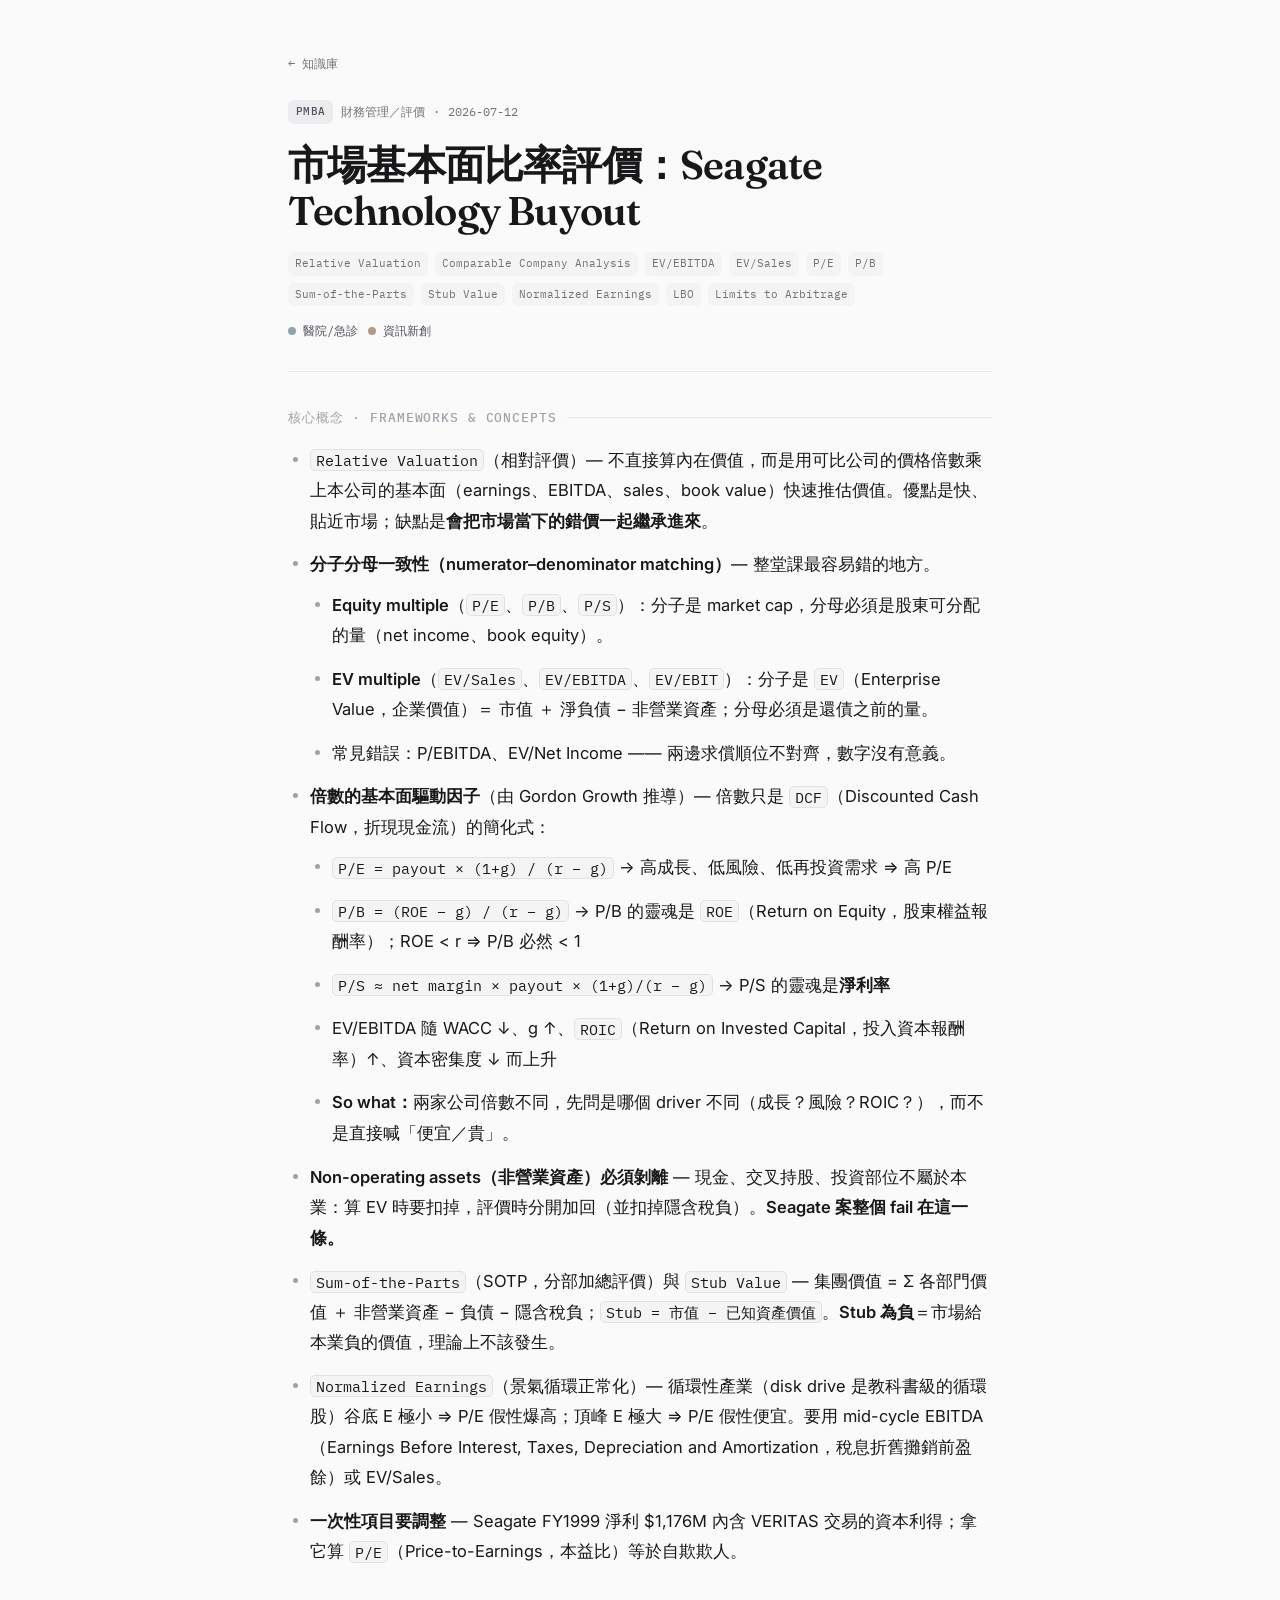
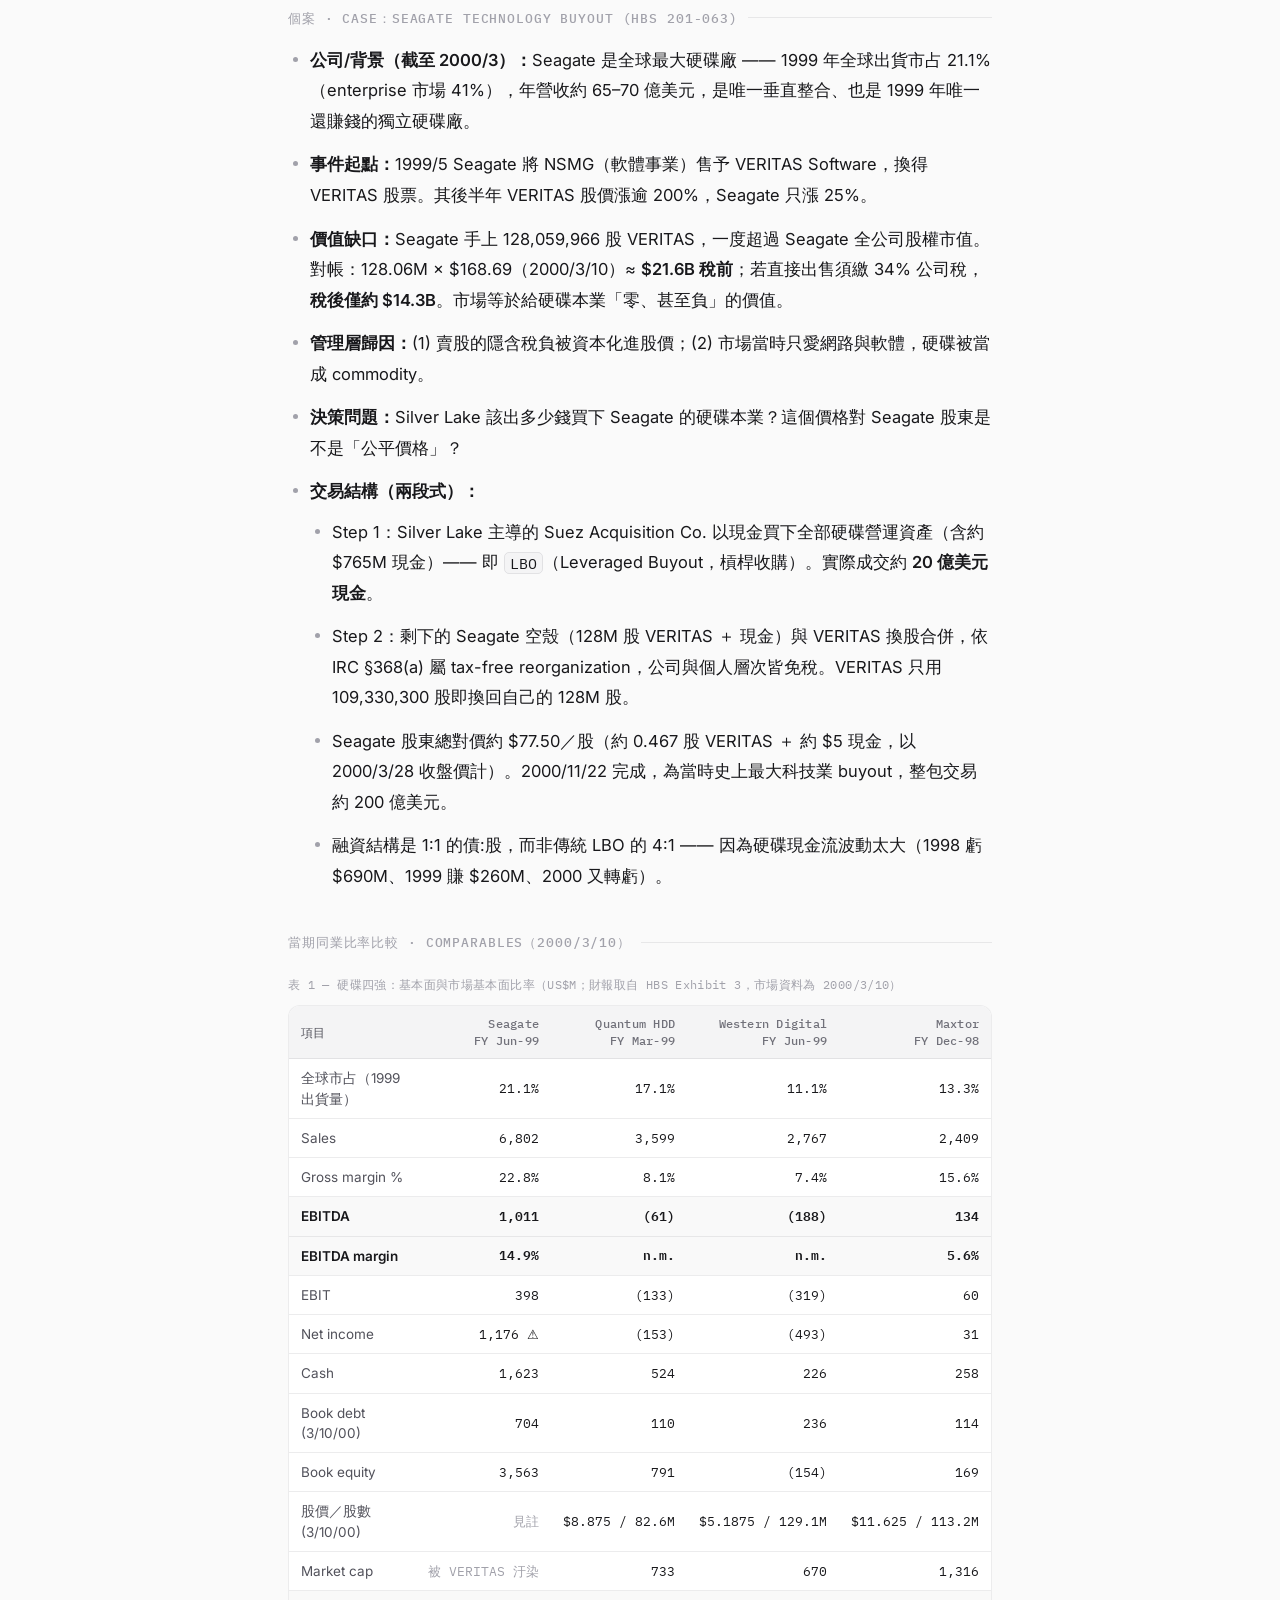
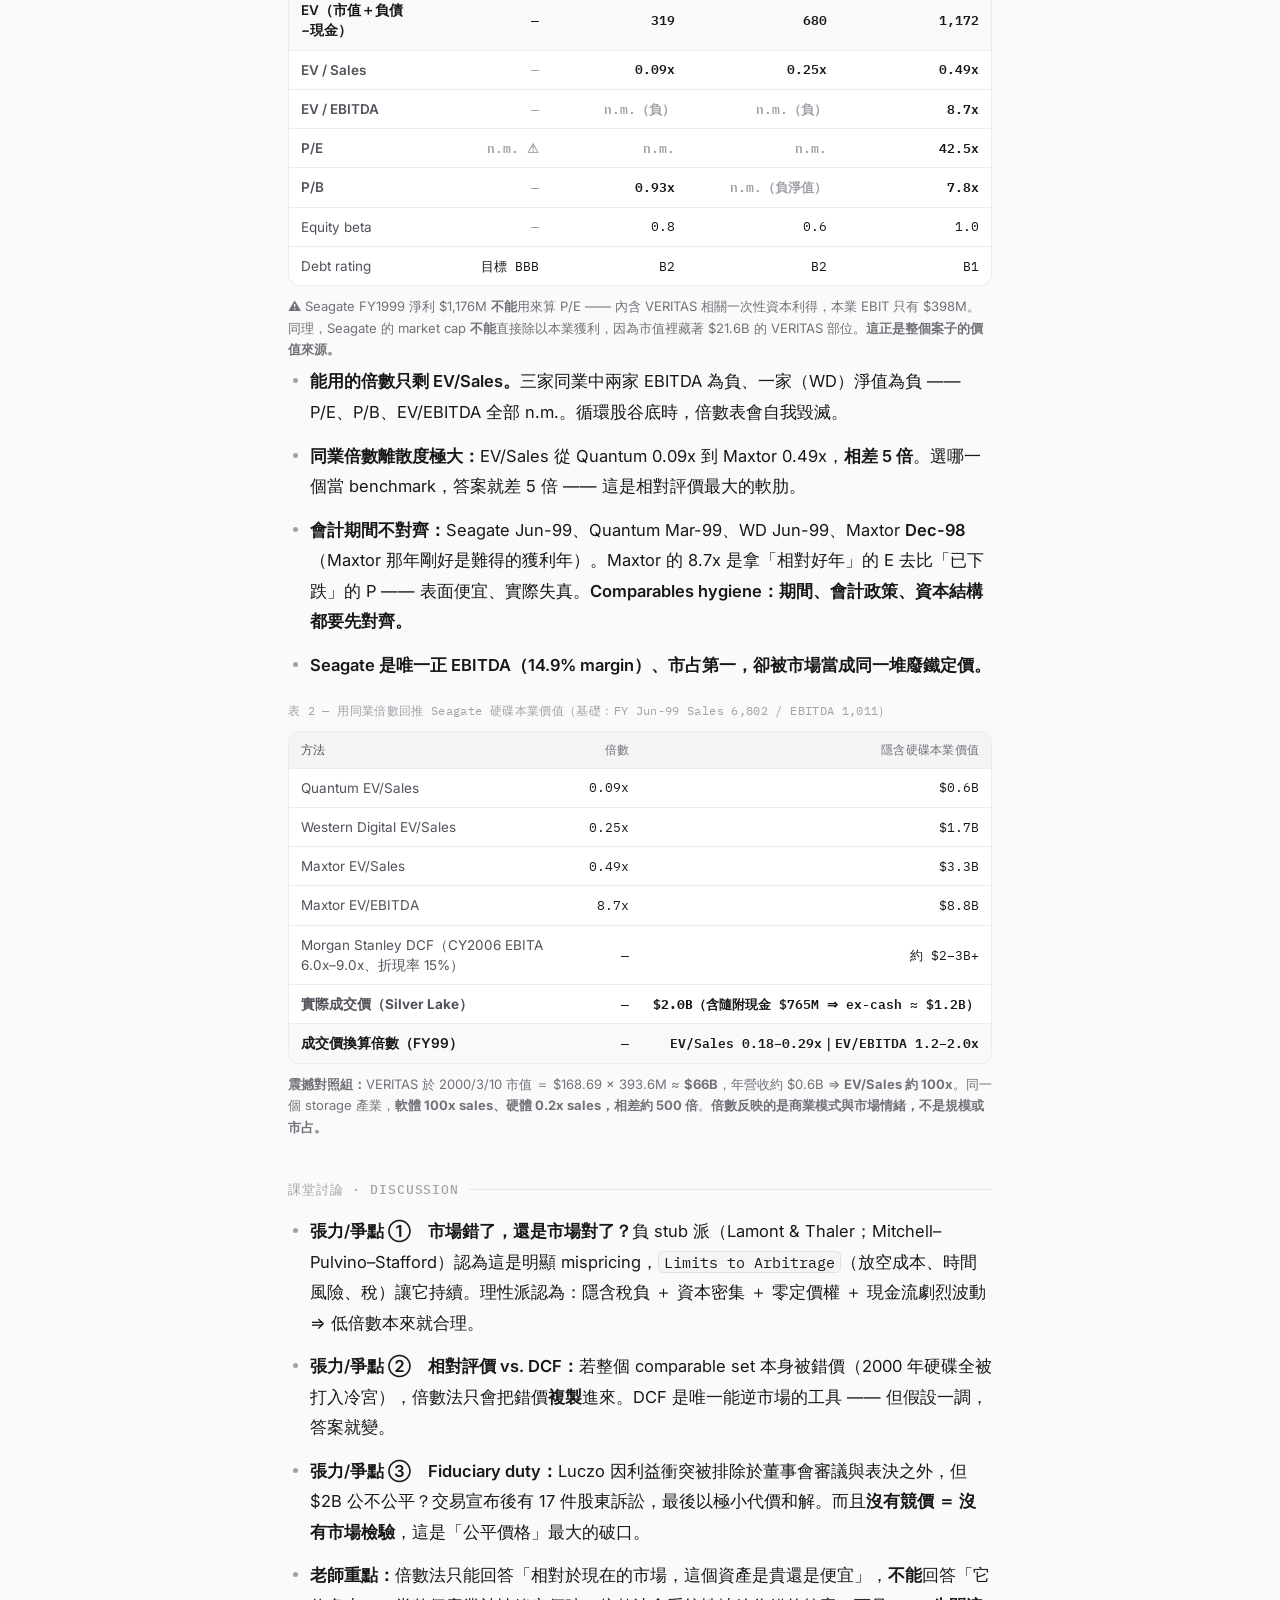
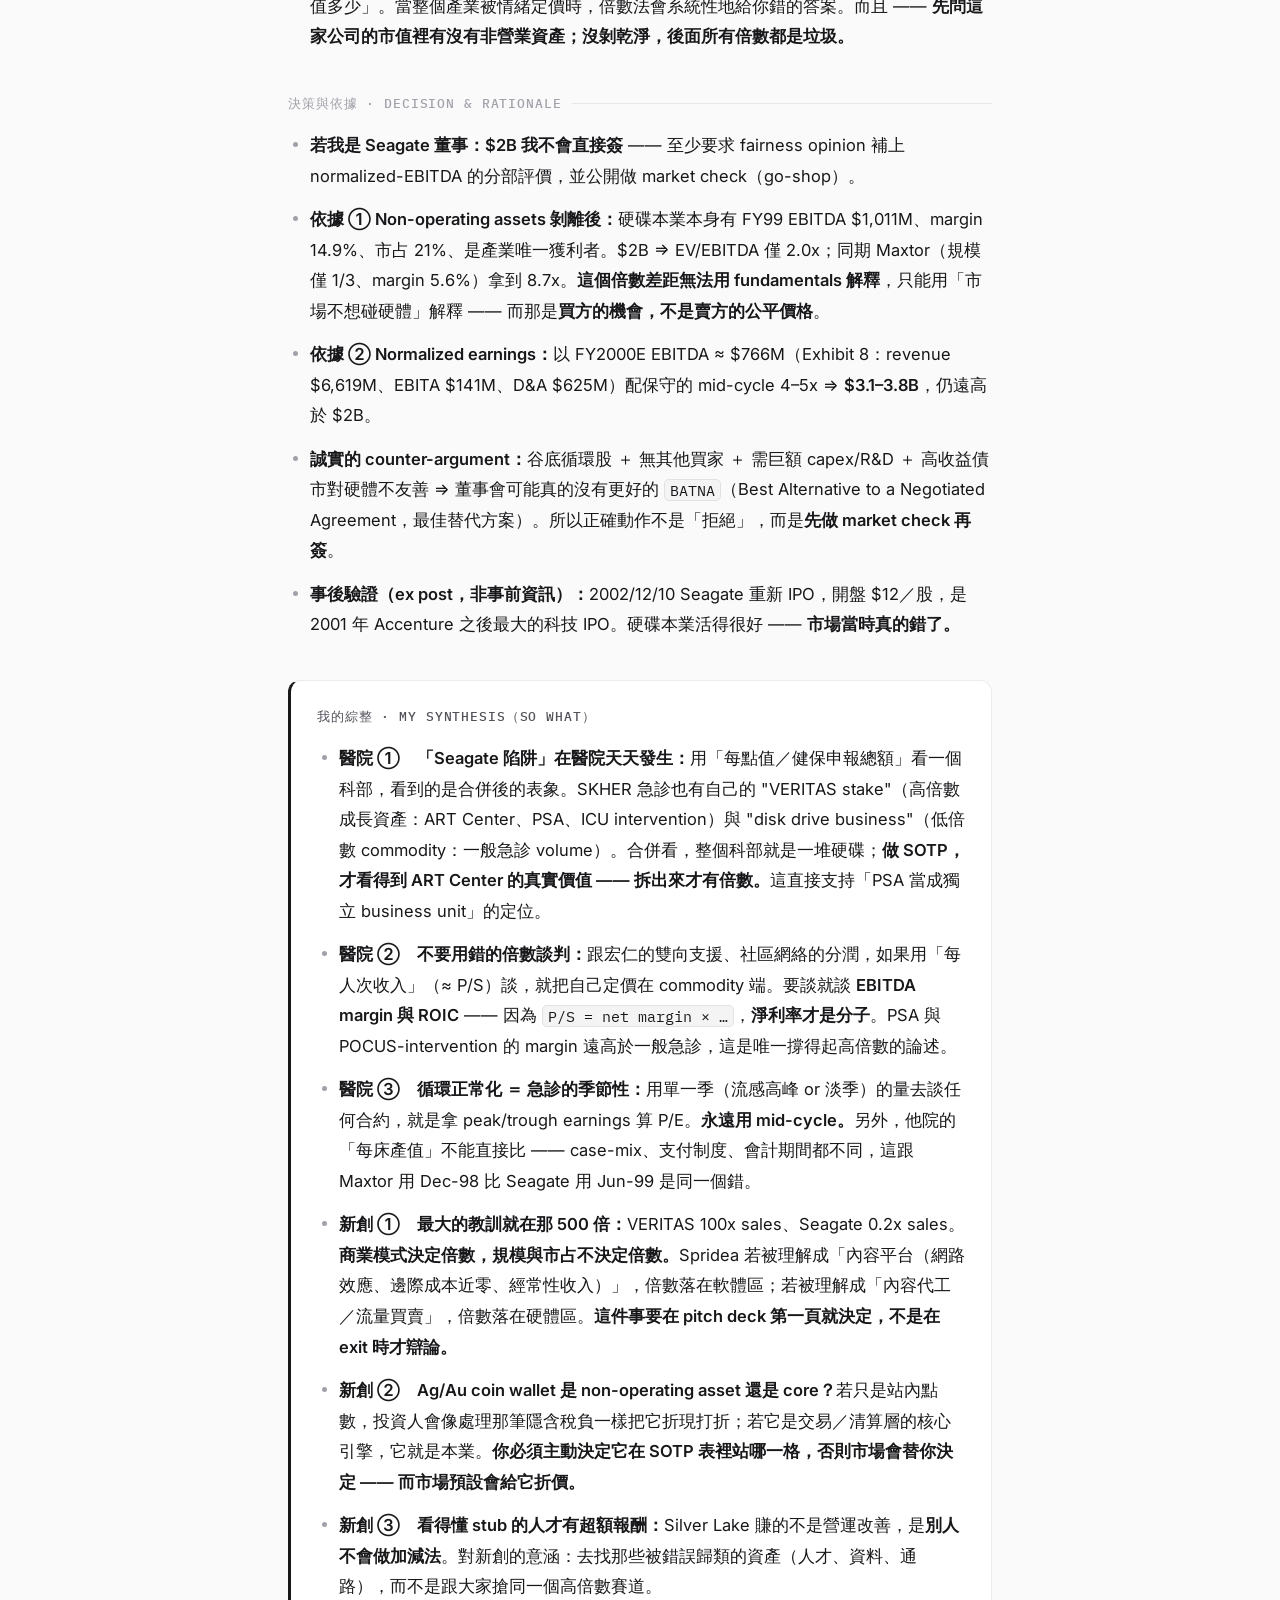
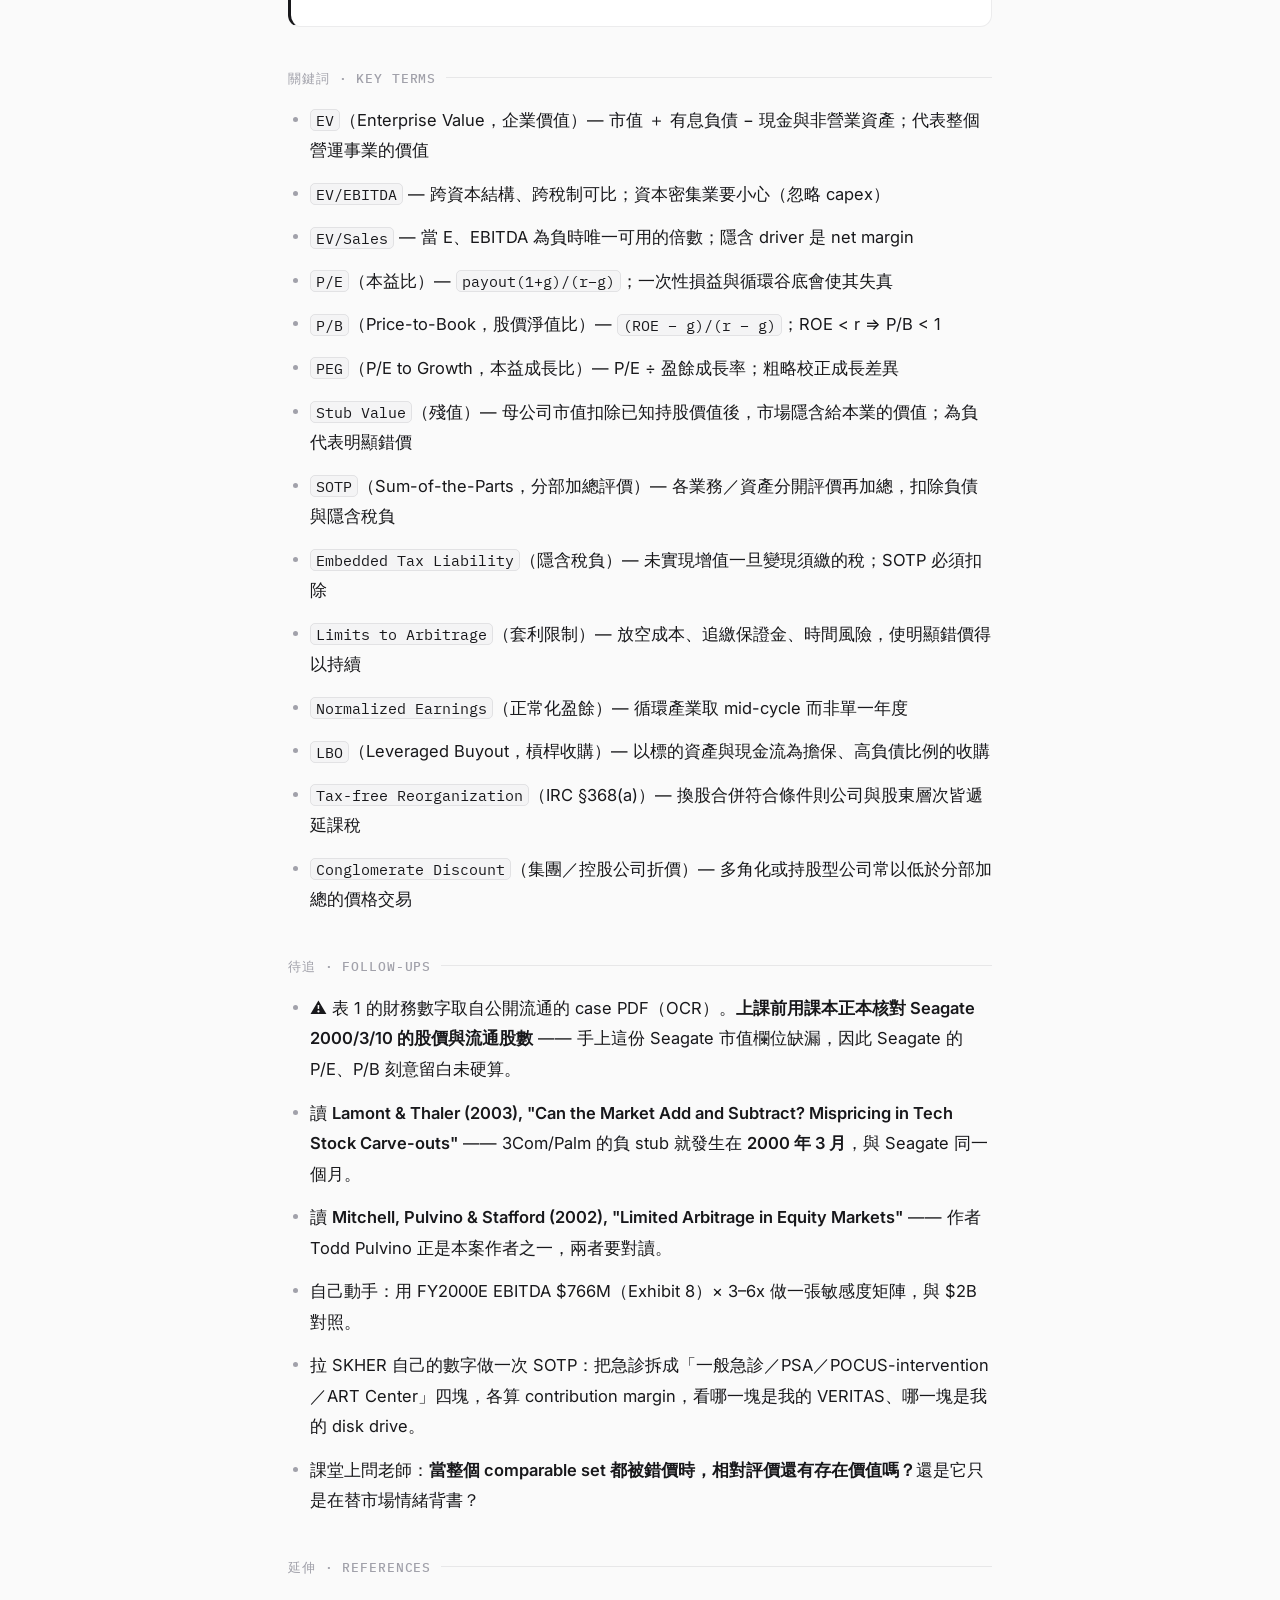
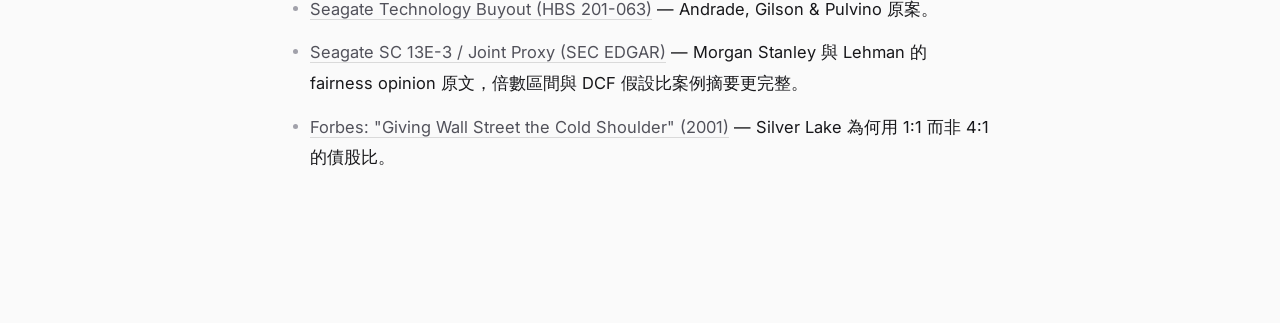
<file: notes/pmba-2026-07-12-market-multiples-seagate.html>
<!DOCTYPE html>
<html lang="zh-Hant">
<head>
<meta charset="utf-8">
<meta name="viewport" content="width=device-width, initial-scale=1">
<title>PMBA · 市場基本面比率評價：Seagate Technology Buyout</title>

<!-- ============================================================
     kb-meta — machine-readable metadata. build_manifest.py reads
     THIS to regenerate notes.json. Keep the keys exactly; fill values.
     domains: subset of ["hospital","startup"]. tags: framework names (EN).
     ============================================================ -->
<script type="application/json" id="kb-meta">
{
  "id": "pmba-2026-07-12-market-multiples-seagate",
  "prefix": "PMBA",
  "skill": "mba-class-note",
  "type": "class-note",
  "title": "市場基本面比率評價：Seagate Technology Buyout",
  "course": "財務管理／評價",
  "date": "2026-07-12",
  "topic": "市場基本面比率與相對評價 (Market Multiples / Relative Valuation)",
  "tags": ["Relative Valuation","Comparable Company Analysis","EV/EBITDA","EV/Sales","P/E","P/B","Sum-of-the-Parts","Stub Value","Normalized Earnings","LBO","Limits to Arbitrage"],
  "domains": ["hospital","startup"],
  "created": "2026-07-12T21:40:00+08:00",
  "file": "notes/pmba-2026-07-12-market-multiples-seagate.html"
}
</script>

<!-- ============================================================
     CRITICAL CSS — DO NOT EDIT. Copy verbatim into every note.
     Makes the note self-contained: it renders correctly on its own
     (e.g. on iPad, before it is filed into the KB repo) without
     depending on assets/kb.css. The shared sheet linked AFTER this
     block overrides it for full theming once the note is in the KB.
     ============================================================ -->
<style>
@import url('https://fonts.googleapis.com/css2?family=Fraunces:opsz,wght@9..144,400;9..144,500;9..144,600&family=Inter:wght@400;500;600&family=IBM+Plex+Mono:wght@400;500&display=swap');
:root{--bg:#fafafa;--surface:#fff;--surface-2:#f4f4f5;--border:rgba(24,24,27,.08);--text:#18181b;--text-2:#52525b;--text-3:#71717a;--text-4:#a1a1aa;--accent:#18181b;--radius:12px;--hospital:#8fa6b0;--startup:#b79a86;--correction:#a16207;--sans:"Inter",system-ui,"PingFang TC","Noto Sans TC",sans-serif;--mono:"IBM Plex Mono",ui-monospace,Menlo,monospace;--serif:"Fraunces",Georgia,"Noto Serif TC",serif;}
*{margin:0;padding:0;box-sizing:border-box;}
body{background:var(--bg);color:var(--text);font-family:var(--sans);font-size:16.5px;line-height:1.78;-webkit-font-smoothing:antialiased;}
.article-wrap{max-width:760px;margin:0 auto;padding:48px 28px 110px;}
.article-eyebrow{font-family:var(--mono);font-size:12.5px;color:var(--text-3);display:flex;flex-wrap:wrap;gap:8px;align-items:center;margin-bottom:18px;}
.badge{font-family:var(--mono);font-size:11.5px;padding:2px 8px;border-radius:6px;background:var(--surface-2);color:var(--text-2);}
h1.article-title{font-family:var(--serif);font-weight:600;font-size:40px;line-height:1.15;letter-spacing:-.02em;margin-bottom:20px;}
.tag{font-family:var(--mono);font-size:11.5px;color:var(--text-3);background:var(--surface-2);border-radius:6px;padding:2px 7px;}
.article-meta{display:flex;flex-wrap:wrap;gap:7px;margin-bottom:8px;}
.article-domains{display:flex;gap:10px;margin:14px 0 40px;padding-bottom:32px;border-bottom:1px solid var(--border);}
.domain-pill{display:flex;align-items:center;gap:7px;font-family:var(--mono);font-size:12.5px;color:var(--text-2);}
.dot{width:8px;height:8px;border-radius:50%;}.dot.hospital{background:var(--hospital);}.dot.startup{background:var(--startup);}
section.note-section{margin-bottom:40px;}
section.note-section>h2{font-family:var(--mono);font-size:13px;font-weight:500;text-transform:uppercase;letter-spacing:.07em;color:var(--text-4);margin-bottom:16px;}
.note-section ul{list-style:none;display:flex;flex-direction:column;gap:13px;}
.note-section li{position:relative;padding-left:22px;line-height:1.85;}
.note-section li::before{content:"";position:absolute;left:5px;top:12px;width:5px;height:5px;border-radius:50%;background:var(--text-4);}
.note-section li ul{margin-top:10px;}
.kb-term{font-family:var(--mono);font-size:.9em;background:var(--surface-2);border:1px solid var(--border);border-radius:5px;padding:.5px 5px;}
.correction{color:var(--correction);border-bottom:1px dashed var(--correction);cursor:help;}
section.synthesis{background:var(--surface);border:1px solid var(--border);border-left:3px solid var(--accent);border-radius:var(--radius);padding:24px 26px;}
.refs a{color:var(--text-2);border-bottom:1px solid var(--border-strong,rgba(24,24,27,.14));}
.refs a:hover{color:var(--text);}
.back-link{display:inline-flex;align-items:center;gap:6px;font-family:var(--mono);font-size:12.5px;color:var(--text-3);margin-bottom:28px;}
</style>

<!-- full shared theme (palette, header). Overrides critical CSS in-repo. -->
<link rel="stylesheet" href="../assets/kb.css">

<!-- note-local additions: data tables only. Does not touch the critical CSS above. -->
<style id="note-extra">
.kb-figure{margin:20px 0 6px;}
.kb-figure figcaption{font-family:var(--mono);font-size:12px;color:var(--text-4);margin-bottom:10px;letter-spacing:.03em;}
.kb-table-scroll{overflow-x:auto;-webkit-overflow-scrolling:touch;border:1px solid var(--border);border-radius:var(--radius);background:var(--surface);}
table.kb-table{border-collapse:collapse;width:100%;min-width:600px;font-size:13.5px;line-height:1.5;}
table.kb-table th,table.kb-table td{padding:9px 12px;text-align:right;border-bottom:1px solid var(--border);white-space:nowrap;}
table.kb-table thead th{font-family:var(--mono);font-size:11.5px;font-weight:500;color:var(--text-3);text-transform:none;letter-spacing:.02em;background:var(--surface-2);}
table.kb-table th:first-child,table.kb-table td:first-child{text-align:left;white-space:normal;color:var(--text-2);}
table.kb-table tbody tr:last-child td{border-bottom:none;}
table.kb-table tr.kb-row-key td{font-weight:600;color:var(--text);background:rgba(24,24,27,.025);}
table.kb-table tr.kb-row-total td{font-weight:600;border-top:1.5px solid rgba(24,24,27,.18);}
table.kb-table td.num{font-family:var(--mono);font-size:12.5px;}
table.kb-table .nm{color:var(--text-4);}
.kb-note{font-size:13px;color:var(--text-3);margin-top:10px;line-height:1.65;}
</style>
</head>
<body data-theme="grayscale">

<div class="article-wrap">
  <a class="back-link" href="../index.html">← 知識庫</a>

  <div class="article-eyebrow">
    <span class="badge">PMBA</span>
    <span>財務管理／評價</span><span>·</span><span>2026-07-12</span>
  </div>

  <h1 class="article-title">市場基本面比率評價：Seagate Technology Buyout</h1>

  <div class="article-meta">
    <span class="tag">Relative Valuation</span>
    <span class="tag">Comparable Company Analysis</span>
    <span class="tag">EV/EBITDA</span>
    <span class="tag">EV/Sales</span>
    <span class="tag">P/E</span>
    <span class="tag">P/B</span>
    <span class="tag">Sum-of-the-Parts</span>
    <span class="tag">Stub Value</span>
    <span class="tag">Normalized Earnings</span>
    <span class="tag">LBO</span>
    <span class="tag">Limits to Arbitrage</span>
  </div>

  <div class="article-domains">
    <span class="domain-pill"><span class="dot hospital"></span>醫院/急診</span>
    <span class="domain-pill"><span class="dot startup"></span>資訊新創</span>
  </div>

  <section class="note-section">
    <h2>核心概念 · Frameworks &amp; Concepts</h2>
    <ul>
      <li><span class="kb-term">Relative Valuation</span>（相對評價）— 不直接算內在價值，而是用可比公司的價格倍數乘上本公司的基本面（earnings、EBITDA、sales、book value）快速推估價值。優點是快、貼近市場；缺點是<b>會把市場當下的錯價一起繼承進來</b>。</li>
      <li><b>分子分母一致性（numerator–denominator matching）</b>— 整堂課最容易錯的地方。
        <ul>
          <li><b>Equity multiple</b>（<span class="kb-term">P/E</span>、<span class="kb-term">P/B</span>、<span class="kb-term">P/S</span>）：分子是 market cap，分母必須是股東可分配的量（net income、book equity）。</li>
          <li><b>EV multiple</b>（<span class="kb-term">EV/Sales</span>、<span class="kb-term">EV/EBITDA</span>、<span class="kb-term">EV/EBIT</span>）：分子是 <span class="kb-term">EV</span>（Enterprise Value，企業價值）＝ 市值 ＋ 淨負債 − 非營業資產；分母必須是還債之前的量。</li>
          <li>常見錯誤：P/EBITDA、EV/Net Income —— 兩邊求償順位不對齊，數字沒有意義。</li>
        </ul>
      </li>
      <li><b>倍數的基本面驅動因子</b>（由 Gordon Growth 推導）— 倍數只是 <span class="kb-term">DCF</span>（Discounted Cash Flow，折現現金流）的簡化式：
        <ul>
          <li><code>P/E = payout × (1+g) / (r − g)</code> → 高成長、低風險、低再投資需求 ⇒ 高 P/E</li>
          <li><code>P/B = (ROE − g) / (r − g)</code> → P/B 的靈魂是 <span class="kb-term">ROE</span>（Return on Equity，股東權益報酬率）；ROE &lt; r ⇒ P/B 必然 &lt; 1</li>
          <li><code>P/S ≈ net margin × payout × (1+g)/(r − g)</code> → P/S 的靈魂是<b>淨利率</b></li>
          <li>EV/EBITDA 隨 WACC ↓、g ↑、<span class="kb-term">ROIC</span>（Return on Invested Capital，投入資本報酬率）↑、資本密集度 ↓ 而上升</li>
          <li><b>So what：</b>兩家公司倍數不同，先問是哪個 driver 不同（成長？風險？ROIC？），而不是直接喊「便宜／貴」。</li>
        </ul>
      </li>
      <li><b>Non-operating assets（非營業資產）必須剝離</b> — 現金、交叉持股、投資部位不屬於本業：算 EV 時要扣掉，評價時分開加回（並扣掉隱含稅負）。<b>Seagate 案整個 fail 在這一條。</b></li>
      <li><span class="kb-term">Sum-of-the-Parts</span>（SOTP，分部加總評價）與 <span class="kb-term">Stub Value</span> — 集團價值 = Σ 各部門價值 ＋ 非營業資產 − 負債 − 隱含稅負；<code>Stub = 市值 − 已知資產價值</code>。<b>Stub 為負</b>＝市場給本業負的價值，理論上不該發生。</li>
      <li><span class="kb-term">Normalized Earnings</span>（景氣循環正常化）— 循環性產業（disk drive 是教科書級的循環股）谷底 E 極小 ⇒ P/E 假性爆高；頂峰 E 極大 ⇒ P/E 假性便宜。要用 mid-cycle EBITDA（Earnings Before Interest, Taxes, Depreciation and Amortization，稅息折舊攤銷前盈餘）或 EV/Sales。</li>
      <li><b>一次性項目要調整</b> — Seagate FY1999 淨利 $1,176M 內含 VERITAS 交易的資本利得；拿它算 <span class="kb-term">P/E</span>（Price-to-Earnings，本益比）等於自欺欺人。</li>
    </ul>
  </section>

  <section class="note-section">
    <h2>個案 · Case：Seagate Technology Buyout (HBS 201-063)</h2>
    <ul>
      <li><b>公司/背景（截至 2000/3）：</b>Seagate 是全球最大硬碟廠 —— 1999 年全球出貨市占 21.1%（enterprise 市場 41%），年營收約 65–70 億美元，是唯一垂直整合、也是 1999 年唯一還賺錢的獨立硬碟廠。</li>
      <li><b>事件起點：</b>1999/5 Seagate 將 NSMG（軟體事業）售予 VERITAS Software，換得 VERITAS 股票。其後半年 VERITAS 股價漲逾 200%，Seagate 只漲 25%。</li>
      <li><b>價值缺口：</b>Seagate 手上 128,059,966 股 VERITAS，一度超過 Seagate 全公司股權市值。對帳：128.06M × $168.69（2000/3/10）≈ <b>$21.6B 稅前</b>；若直接出售須繳 34% 公司稅，<b>稅後僅約 $14.3B</b>。市場等於給硬碟本業「零、甚至負」的價值。</li>
      <li><b>管理層歸因：</b>(1) 賣股的隱含稅負被資本化進股價；(2) 市場當時只愛網路與軟體，硬碟被當成 commodity。</li>
      <li><b>決策問題：</b>Silver Lake 該出多少錢買下 Seagate 的硬碟本業？這個價格對 Seagate 股東是不是「公平價格」？</li>
      <li><b>交易結構（兩段式）：</b>
        <ul>
          <li>Step 1：Silver Lake 主導的 Suez Acquisition Co. 以現金買下全部硬碟營運資產（含約 $765M 現金）—— 即 <span class="kb-term">LBO</span>（Leveraged Buyout，槓桿收購）。實際成交約 <b>20 億美元現金</b>。</li>
          <li>Step 2：剩下的 Seagate 空殼（128M 股 VERITAS ＋ 現金）與 VERITAS 換股合併，依 IRC §368(a) 屬 tax-free reorganization，公司與個人層次皆免稅。VERITAS 只用 109,330,300 股即換回自己的 128M 股。</li>
          <li>Seagate 股東總對價約 $77.50／股（約 0.467 股 VERITAS ＋ 約 $5 現金，以 2000/3/28 收盤價計）。2000/11/22 完成，為當時史上最大科技業 buyout，整包交易約 200 億美元。</li>
          <li>融資結構是 1:1 的債:股，而非傳統 LBO 的 4:1 —— 因為硬碟現金流波動太大（1998 虧 $690M、1999 賺 $260M、2000 又轉虧）。</li>
        </ul>
      </li>
    </ul>
  </section>

  <section class="note-section">
    <h2>當期同業比率比較 · Comparables（2000/3/10）</h2>

    <figure class="kb-figure">
      <figcaption>表 1 — 硬碟四強：基本面與市場基本面比率（US$M；財報取自 HBS Exhibit 3，市場資料為 2000/3/10）</figcaption>
      <div class="kb-table-scroll">
        <table class="kb-table">
          <thead>
            <tr>
              <th>項目</th>
              <th>Seagate<br>FY Jun-99</th>
              <th>Quantum HDD<br>FY Mar-99</th>
              <th>Western Digital<br>FY Jun-99</th>
              <th>Maxtor<br>FY Dec-98</th>
            </tr>
          </thead>
          <tbody>
            <tr><td>全球市占（1999 出貨量）</td><td class="num">21.1%</td><td class="num">17.1%</td><td class="num">11.1%</td><td class="num">13.3%</td></tr>
            <tr><td>Sales</td><td class="num">6,802</td><td class="num">3,599</td><td class="num">2,767</td><td class="num">2,409</td></tr>
            <tr><td>Gross margin %</td><td class="num">22.8%</td><td class="num">8.1%</td><td class="num">7.4%</td><td class="num">15.6%</td></tr>
            <tr class="kb-row-key"><td>EBITDA</td><td class="num">1,011</td><td class="num">(61)</td><td class="num">(188)</td><td class="num">134</td></tr>
            <tr class="kb-row-key"><td>EBITDA margin</td><td class="num">14.9%</td><td class="num nm">n.m.</td><td class="num nm">n.m.</td><td class="num">5.6%</td></tr>
            <tr><td>EBIT</td><td class="num">398</td><td class="num">(133)</td><td class="num">(319)</td><td class="num">60</td></tr>
            <tr><td>Net income</td><td class="num">1,176 ⚠</td><td class="num">(153)</td><td class="num">(493)</td><td class="num">31</td></tr>
            <tr><td>Cash</td><td class="num">1,623</td><td class="num">524</td><td class="num">226</td><td class="num">258</td></tr>
            <tr><td>Book debt (3/10/00)</td><td class="num">704</td><td class="num">110</td><td class="num">236</td><td class="num">114</td></tr>
            <tr><td>Book equity</td><td class="num">3,563</td><td class="num">791</td><td class="num">(154)</td><td class="num">169</td></tr>
            <tr><td>股價／股數 (3/10/00)</td><td class="num nm">見註</td><td class="num">$8.875 / 82.6M</td><td class="num">$5.1875 / 129.1M</td><td class="num">$11.625 / 113.2M</td></tr>
            <tr><td>Market cap</td><td class="num nm">被 VERITAS 汙染</td><td class="num">733</td><td class="num">670</td><td class="num">1,316</td></tr>
            <tr class="kb-row-key"><td>EV（市值＋負債−現金）</td><td class="num nm">—</td><td class="num">319</td><td class="num">680</td><td class="num">1,172</td></tr>
            <tr class="kb-row-total"><td>EV / Sales</td><td class="num nm">—</td><td class="num">0.09x</td><td class="num">0.25x</td><td class="num">0.49x</td></tr>
            <tr class="kb-row-total"><td>EV / EBITDA</td><td class="num nm">—</td><td class="num nm">n.m.（負）</td><td class="num nm">n.m.（負）</td><td class="num">8.7x</td></tr>
            <tr class="kb-row-total"><td>P/E</td><td class="num nm">n.m. ⚠</td><td class="num nm">n.m.</td><td class="num nm">n.m.</td><td class="num">42.5x</td></tr>
            <tr class="kb-row-total"><td>P/B</td><td class="num nm">—</td><td class="num">0.93x</td><td class="num nm">n.m.（負淨值）</td><td class="num">7.8x</td></tr>
            <tr><td>Equity beta</td><td class="num nm">—</td><td class="num">0.8</td><td class="num">0.6</td><td class="num">1.0</td></tr>
            <tr><td>Debt rating</td><td class="num">目標 BBB</td><td class="num">B2</td><td class="num">B2</td><td class="num">B1</td></tr>
          </tbody>
        </table>
      </div>
      <p class="kb-note">⚠ Seagate FY1999 淨利 $1,176M <b>不能</b>用來算 P/E —— 內含 VERITAS 相關一次性資本利得，本業 EBIT 只有 $398M。同理，Seagate 的 market cap <b>不能</b>直接除以本業獲利，因為市值裡藏著 $21.6B 的 VERITAS 部位。<b>這正是整個案子的價值來源。</b></p>
    </figure>

    <ul>
      <li><b>能用的倍數只剩 EV/Sales。</b>三家同業中兩家 EBITDA 為負、一家（WD）淨值為負 —— P/E、P/B、EV/EBITDA 全部 n.m.。循環股谷底時，倍數表會自我毀滅。</li>
      <li><b>同業倍數離散度極大：</b>EV/Sales 從 Quantum 0.09x 到 Maxtor 0.49x，<b>相差 5 倍</b>。選哪一個當 benchmark，答案就差 5 倍 —— 這是相對評價最大的軟肋。</li>
      <li><b>會計期間不對齊：</b>Seagate Jun-99、Quantum Mar-99、WD Jun-99、Maxtor <b>Dec-98</b>（Maxtor 那年剛好是難得的獲利年）。Maxtor 的 8.7x 是拿「相對好年」的 E 去比「已下跌」的 P —— 表面便宜、實際失真。<b>Comparables hygiene：期間、會計政策、資本結構都要先對齊。</b></li>
      <li><b>Seagate 是唯一正 EBITDA（14.9% margin）、市占第一，卻被市場當成同一堆廢鐵定價。</b></li>
    </ul>

    <figure class="kb-figure">
      <figcaption>表 2 — 用同業倍數回推 Seagate 硬碟本業價值（基礎：FY Jun-99 Sales 6,802 / EBITDA 1,011）</figcaption>
      <div class="kb-table-scroll">
        <table class="kb-table">
          <thead>
            <tr><th>方法</th><th>倍數</th><th>隱含硬碟本業價值</th></tr>
          </thead>
          <tbody>
            <tr><td>Quantum EV/Sales</td><td class="num">0.09x</td><td class="num">$0.6B</td></tr>
            <tr><td>Western Digital EV/Sales</td><td class="num">0.25x</td><td class="num">$1.7B</td></tr>
            <tr><td>Maxtor EV/Sales</td><td class="num">0.49x</td><td class="num">$3.3B</td></tr>
            <tr><td>Maxtor EV/EBITDA</td><td class="num">8.7x</td><td class="num">$8.8B</td></tr>
            <tr><td>Morgan Stanley DCF（CY2006 EBITA 6.0x–9.0x、折現率 15%）</td><td class="num">—</td><td class="num">約 $2–3B+</td></tr>
            <tr class="kb-row-total"><td><b>實際成交價（Silver Lake）</b></td><td class="num">—</td><td class="num"><b>$2.0B</b>（含隨附現金 $765M ⇒ ex-cash ≈ $1.2B）</td></tr>
            <tr class="kb-row-key"><td>成交價換算倍數（FY99）</td><td class="num">—</td><td class="num">EV/Sales 0.18–0.29x｜EV/EBITDA 1.2–2.0x</td></tr>
          </tbody>
        </table>
      </div>
      <p class="kb-note"><b>震撼對照組：</b>VERITAS 於 2000/3/10 市值 ＝ $168.69 × 393.6M ≈ <b>$66B</b>，年營收約 $0.6B ⇒ <b>EV/Sales 約 100x</b>。同一個 storage 產業，<b>軟體 100x sales、硬體 0.2x sales，相差約 500 倍</b>。<b>倍數反映的是商業模式與市場情緒，不是規模或市占。</b></p>
    </figure>
  </section>

  <section class="note-section">
    <h2>課堂討論 · Discussion</h2>
    <ul>
      <li><b>張力/爭點 ①　市場錯了，還是市場對了？</b>負 stub 派（Lamont &amp; Thaler；Mitchell–Pulvino–Stafford）認為這是明顯 mispricing，<span class="kb-term">Limits to Arbitrage</span>（放空成本、時間風險、稅）讓它持續。理性派認為：隱含稅負 ＋ 資本密集 ＋ 零定價權 ＋ 現金流劇烈波動 ⇒ 低倍數本來就合理。</li>
      <li><b>張力/爭點 ②　相對評價 vs. DCF：</b>若整個 comparable set 本身被錯價（2000 年硬碟全被打入冷宮），倍數法只會把錯價<b>複製</b>進來。DCF 是唯一能逆市場的工具 —— 但假設一調，答案就變。</li>
      <li><b>張力/爭點 ③　Fiduciary duty：</b>Luczo 因利益衝突被排除於董事會審議與表決之外，但 $2B 公不公平？交易宣布後有 17 件股東訴訟，最後以極小代價和解。而且<b>沒有競價 ＝ 沒有市場檢驗</b>，這是「公平價格」最大的破口。</li>
      <li><b>老師重點：</b>倍數法只能回答「相對於現在的市場，這個資產是貴還是便宜」，<b>不能</b>回答「它值多少」。當整個產業被情緒定價時，倍數法會系統性地給你錯的答案。而且 —— <b>先問這家公司的市值裡有沒有非營業資產；沒剝乾淨，後面所有倍數都是垃圾。</b></li>
    </ul>
  </section>

  <section class="note-section">
    <h2>決策與依據 · Decision &amp; Rationale</h2>
    <ul>
      <li><b>若我是 Seagate 董事：$2B 我不會直接簽</b> —— 至少要求 fairness opinion 補上 normalized-EBITDA 的分部評價，並公開做 market check（go-shop）。</li>
      <li><b>依據 ① Non-operating assets 剝離後：</b>硬碟本業本身有 FY99 EBITDA $1,011M、margin 14.9%、市占 21%、是產業唯一獲利者。$2B ⇒ EV/EBITDA 僅 2.0x；同期 Maxtor（規模僅 1/3、margin 5.6%）拿到 8.7x。<b>這個倍數差距無法用 fundamentals 解釋</b>，只能用「市場不想碰硬體」解釋 —— 而那是<b>買方的機會，不是賣方的公平價格</b>。</li>
      <li><b>依據 ② Normalized earnings：</b>以 FY2000E EBITDA ≈ $766M（Exhibit 8：revenue $6,619M、EBITA $141M、D&amp;A $625M）配保守的 mid-cycle 4–5x ⇒ <b>$3.1–3.8B</b>，仍遠高於 $2B。</li>
      <li><b>誠實的 counter-argument：</b>谷底循環股 ＋ 無其他買家 ＋ 需巨額 capex/R&amp;D ＋ 高收益債市對硬體不友善 ⇒ 董事會可能真的沒有更好的 <span class="kb-term">BATNA</span>（Best Alternative to a Negotiated Agreement，最佳替代方案）。所以正確動作不是「拒絕」，而是<b>先做 market check 再簽</b>。</li>
      <li><b>事後驗證（ex post，非事前資訊）：</b>2002/12/10 Seagate 重新 IPO，開盤 $12／股，是 2001 年 Accenture 之後最大的科技 IPO。硬碟本業活得很好 —— <b>市場當時真的錯了。</b></li>
    </ul>
  </section>

  <section class="note-section synthesis">
    <h2>我的綜整 · My Synthesis（So what）</h2>
    <ul>
      <li><b>醫院 ①　「Seagate 陷阱」在醫院天天發生：</b>用「每點值／健保申報總額」看一個科部，看到的是合併後的表象。SKHER 急診也有自己的 "VERITAS stake"（高倍數成長資產：ART Center、PSA、ICU intervention）與 "disk drive business"（低倍數 commodity：一般急診 volume）。合併看，整個科部就是一堆硬碟；<b>做 SOTP，才看得到 ART Center 的真實價值 —— 拆出來才有倍數。</b>這直接支持「PSA 當成獨立 business unit」的定位。</li>
      <li><b>醫院 ②　不要用錯的倍數談判：</b>跟宏仁的雙向支援、社區網絡的分潤，如果用「每人次收入」（≈ P/S）談，就把自己定價在 commodity 端。要談就談 <b>EBITDA margin 與 ROIC</b> —— 因為 <code>P/S = net margin × …</code>，<b>淨利率才是分子</b>。PSA 與 POCUS-intervention 的 margin 遠高於一般急診，這是唯一撐得起高倍數的論述。</li>
      <li><b>醫院 ③　循環正常化 ＝ 急診的季節性：</b>用單一季（流感高峰 or 淡季）的量去談任何合約，就是拿 peak/trough earnings 算 P/E。<b>永遠用 mid-cycle。</b>另外，他院的「每床產值」不能直接比 —— case-mix、支付制度、會計期間都不同，這跟 Maxtor 用 Dec-98 比 Seagate 用 Jun-99 是同一個錯。</li>
      <li><b>新創 ①　最大的教訓就在那 500 倍：</b>VERITAS 100x sales、Seagate 0.2x sales。<b>商業模式決定倍數，規模與市占不決定倍數。</b>Spridea 若被理解成「內容平台（網路效應、邊際成本近零、經常性收入）」，倍數落在軟體區；若被理解成「內容代工／流量買賣」，倍數落在硬體區。<b>這件事要在 pitch deck 第一頁就決定，不是在 exit 時才辯論。</b></li>
      <li><b>新創 ②　Ag/Au coin wallet 是 non-operating asset 還是 core？</b>若只是站內點數，投資人會像處理那筆隱含稅負一樣把它折現打折；若它是交易／清算層的核心引擎，它就是本業。<b>你必須主動決定它在 SOTP 表裡站哪一格，否則市場會替你決定 —— 而市場預設會給它折價。</b></li>
      <li><b>新創 ③　看得懂 stub 的人才有超額報酬：</b>Silver Lake 賺的不是營運改善，是<b>別人不會做加減法</b>。對新創的意涵：去找那些被錯誤歸類的資產（人才、資料、通路），而不是跟大家搶同一個高倍數賽道。</li>
    </ul>
  </section>

  <section class="note-section">
    <h2>關鍵詞 · Key terms</h2>
    <ul>
      <li><span class="kb-term">EV</span>（Enterprise Value，企業價值）— 市值 ＋ 有息負債 − 現金與非營業資產；代表整個營運事業的價值</li>
      <li><span class="kb-term">EV/EBITDA</span> — 跨資本結構、跨稅制可比；資本密集業要小心（忽略 capex）</li>
      <li><span class="kb-term">EV/Sales</span> — 當 E、EBITDA 為負時唯一可用的倍數；隱含 driver 是 net margin</li>
      <li><span class="kb-term">P/E</span>（本益比）— <code>payout(1+g)/(r−g)</code>；一次性損益與循環谷底會使其失真</li>
      <li><span class="kb-term">P/B</span>（Price-to-Book，股價淨值比）— <code>(ROE − g)/(r − g)</code>；ROE &lt; r ⇒ P/B &lt; 1</li>
      <li><span class="kb-term">PEG</span>（P/E to Growth，本益成長比）— P/E ÷ 盈餘成長率；粗略校正成長差異</li>
      <li><span class="kb-term">Stub Value</span>（殘值）— 母公司市值扣除已知持股價值後，市場隱含給本業的價值；為負代表明顯錯價</li>
      <li><span class="kb-term">SOTP</span>（Sum-of-the-Parts，分部加總評價）— 各業務／資產分開評價再加總，扣除負債與隱含稅負</li>
      <li><span class="kb-term">Embedded Tax Liability</span>（隱含稅負）— 未實現增值一旦變現須繳的稅；SOTP 必須扣除</li>
      <li><span class="kb-term">Limits to Arbitrage</span>（套利限制）— 放空成本、追繳保證金、時間風險，使明顯錯價得以持續</li>
      <li><span class="kb-term">Normalized Earnings</span>（正常化盈餘）— 循環產業取 mid-cycle 而非單一年度</li>
      <li><span class="kb-term">LBO</span>（Leveraged Buyout，槓桿收購）— 以標的資產與現金流為擔保、高負債比例的收購</li>
      <li><span class="kb-term">Tax-free Reorganization</span>（IRC §368(a)）— 換股合併符合條件則公司與股東層次皆遞延課稅</li>
      <li><span class="kb-term">Conglomerate Discount</span>（集團／控股公司折價）— 多角化或持股型公司常以低於分部加總的價格交易</li>
    </ul>
  </section>

  <section class="note-section">
    <h2>待追 · Follow-ups</h2>
    <ul>
      <li>⚠ 表 1 的財務數字取自公開流通的 case PDF（OCR）。<b>上課前用課本正本核對 Seagate 2000/3/10 的股價與流通股數</b> —— 手上這份 Seagate 市值欄位缺漏，因此 Seagate 的 P/E、P/B 刻意留白未硬算。</li>
      <li>讀 <b>Lamont &amp; Thaler (2003), "Can the Market Add and Subtract? Mispricing in Tech Stock Carve-outs"</b> —— 3Com/Palm 的負 stub 就發生在 <b>2000 年 3 月</b>，與 Seagate 同一個月。</li>
      <li>讀 <b>Mitchell, Pulvino &amp; Stafford (2002), "Limited Arbitrage in Equity Markets"</b> —— 作者 Todd Pulvino 正是本案作者之一，兩者要對讀。</li>
      <li>自己動手：用 FY2000E EBITDA $766M（Exhibit 8）× 3–6x 做一張敏感度矩陣，與 $2B 對照。</li>
      <li>拉 SKHER 自己的數字做一次 SOTP：把急診拆成「一般急診／PSA／POCUS-intervention／ART Center」四塊，各算 contribution margin，看哪一塊是我的 VERITAS、哪一塊是我的 disk drive。</li>
      <li>課堂上問老師：<b>當整個 comparable set 都被錯價時，相對評價還有存在價值嗎？</b>還是它只是在替市場情緒背書？</li>
    </ul>
  </section>

  <section class="note-section refs">
    <h2>延伸 · References</h2>
    <ul>
      <li><a href="https://store.hbr.org/product/seagate-technology-buyout/201063" target="_blank" rel="noopener">Seagate Technology Buyout (HBS 201-063)</a> — Andrade, Gilson &amp; Pulvino 原案。</li>
      <li><a href="https://www.sec.gov/Archives/edgar/data/0000354952/000095014900001945/ex1-a.txt" target="_blank" rel="noopener">Seagate SC 13E-3 / Joint Proxy (SEC EDGAR)</a> — Morgan Stanley 與 Lehman 的 fairness opinion 原文，倍數區間與 DCF 假設比案例摘要更完整。</li>
      <li><a href="https://www.forbes.com/forbes/2001/0514/222.html" target="_blank" rel="noopener">Forbes: "Giving Wall Street the Cold Shoulder" (2001)</a> — Silver Lake 為何用 1:1 而非 4:1 的債股比。</li>
    </ul>
  </section>
</div>
</body>
</html>
</file>
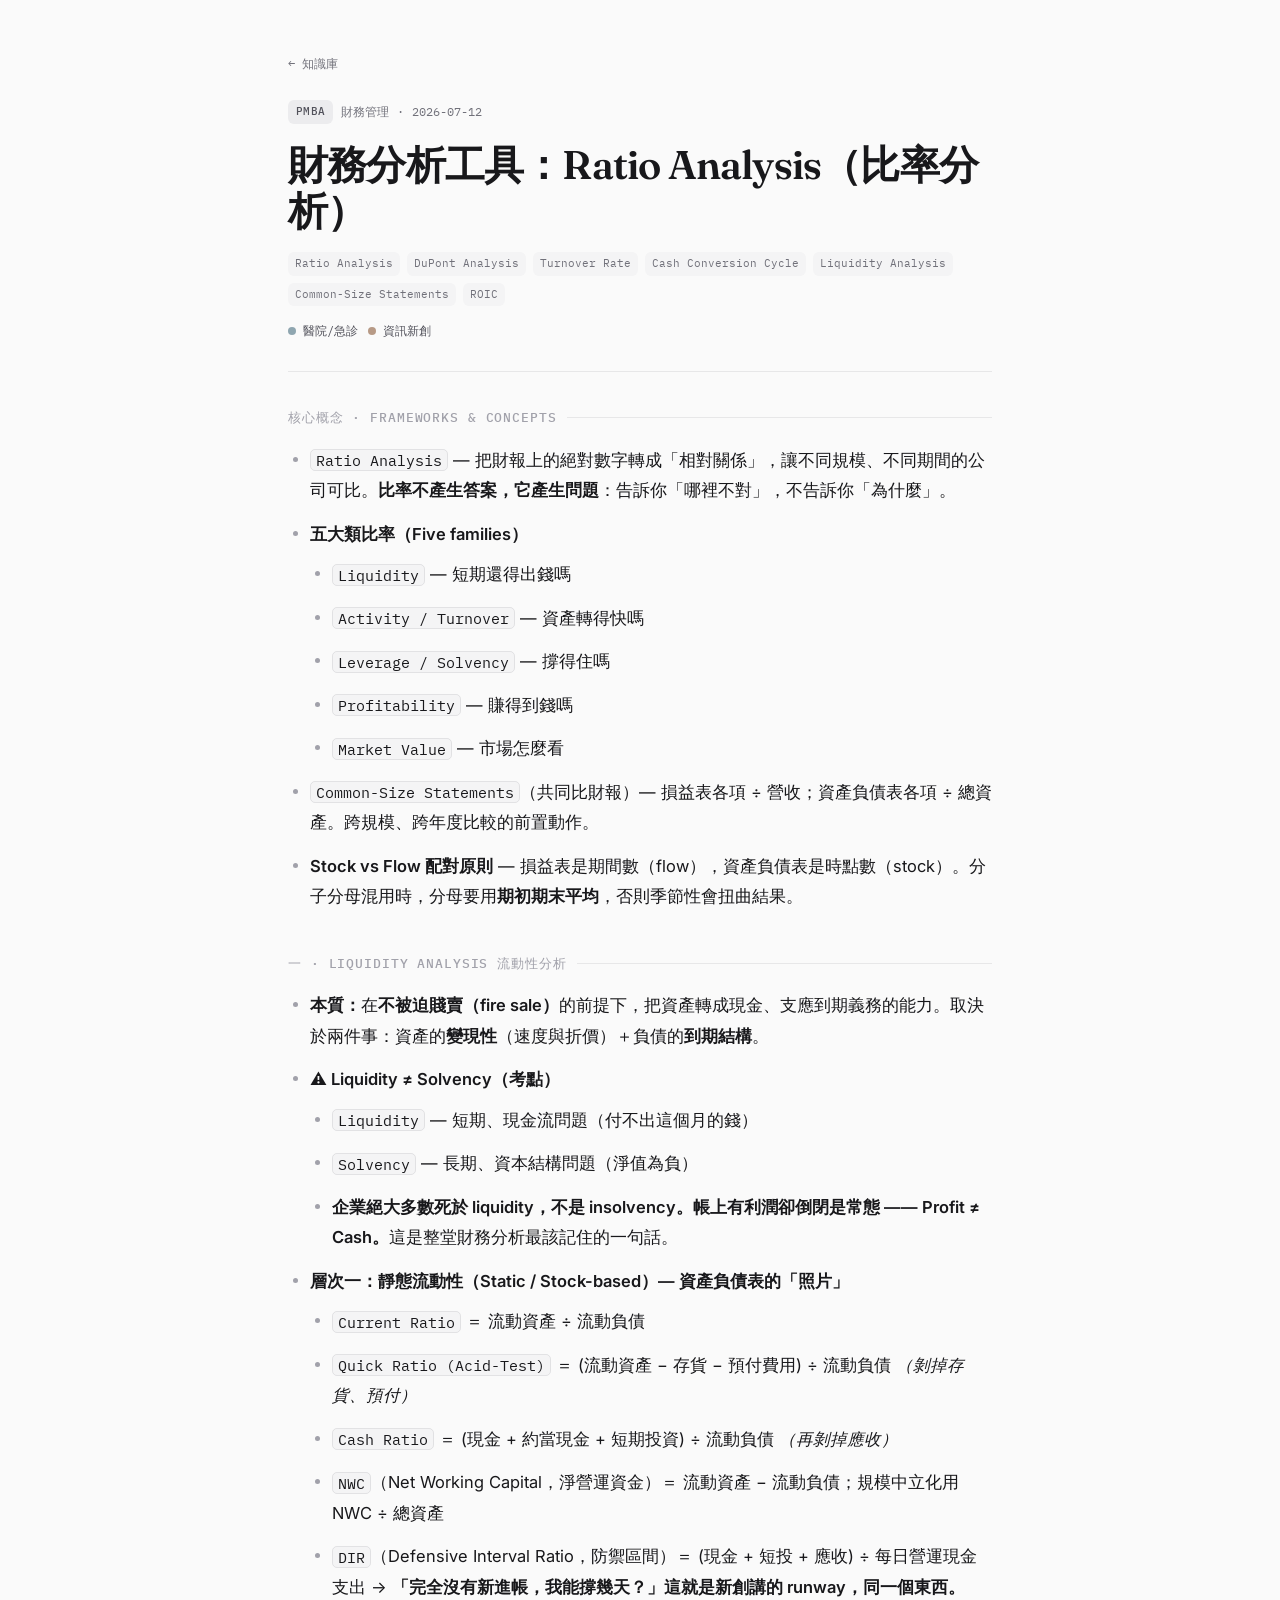
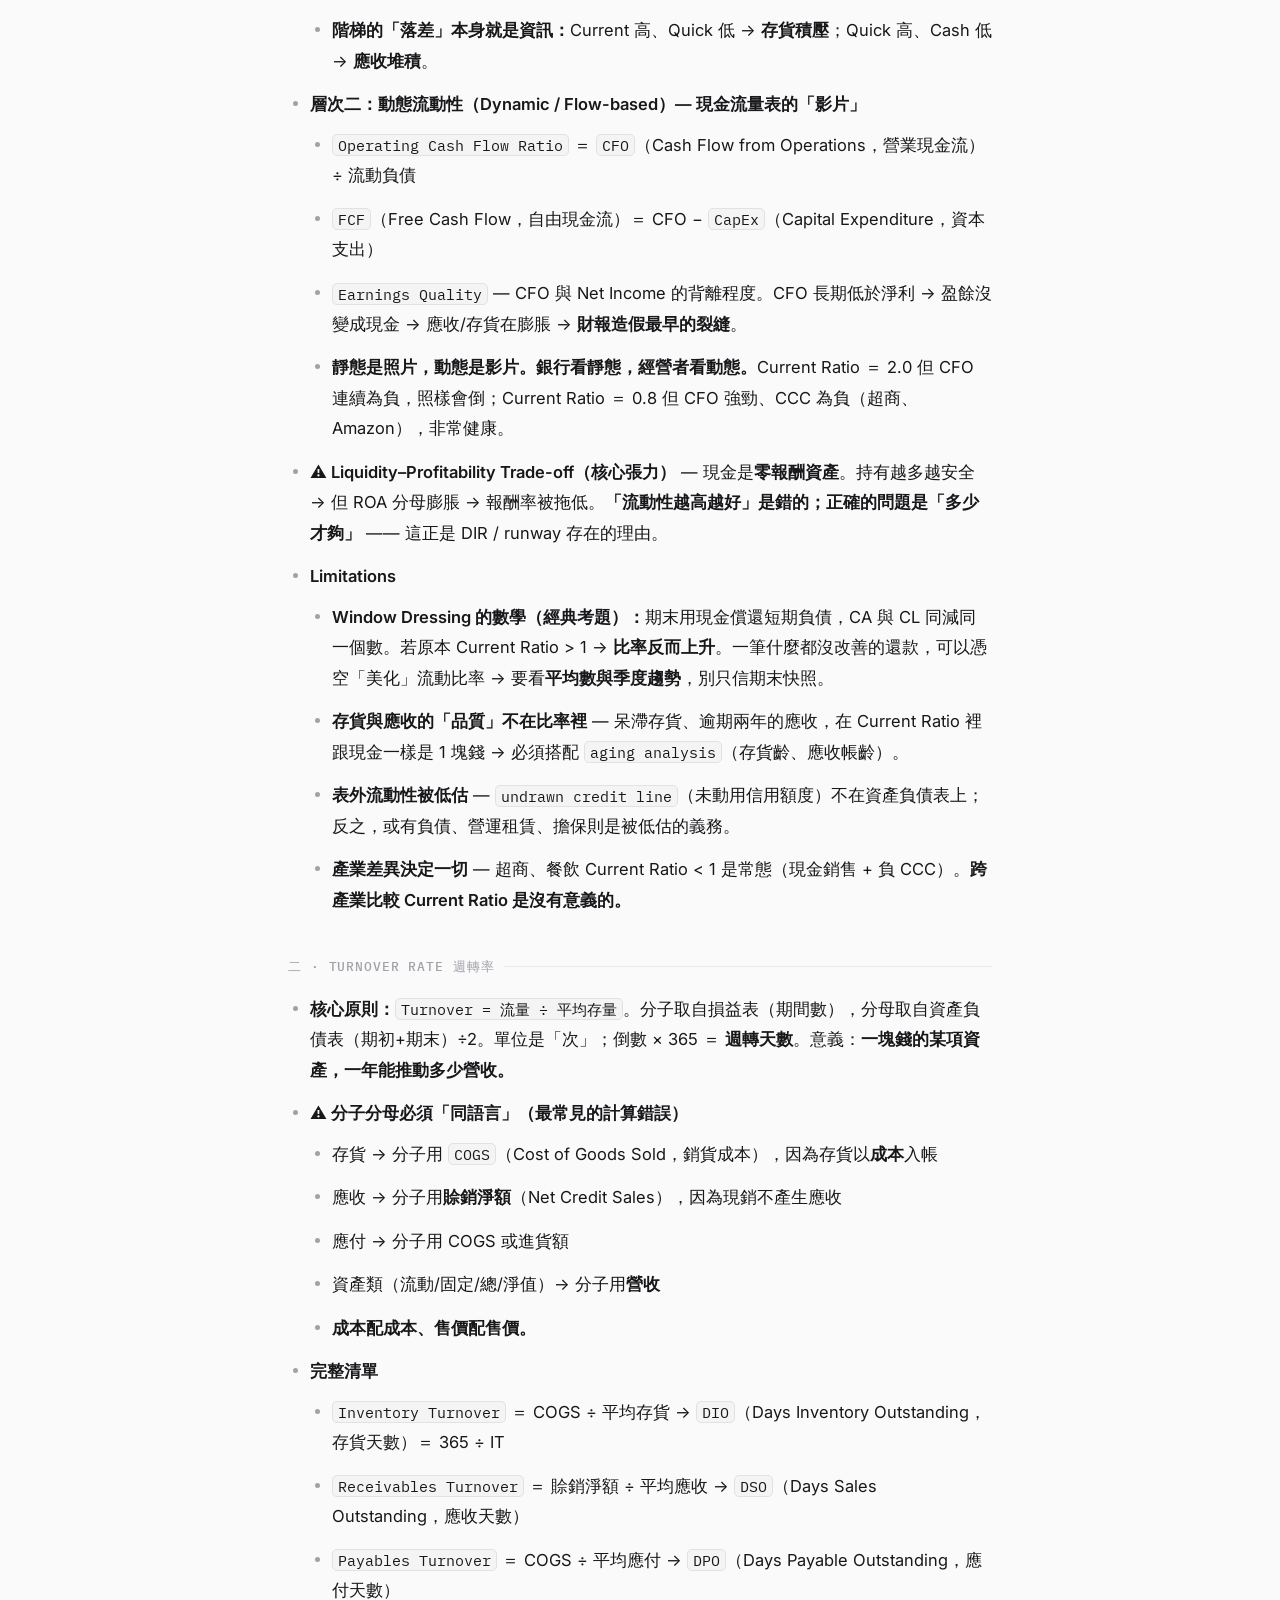
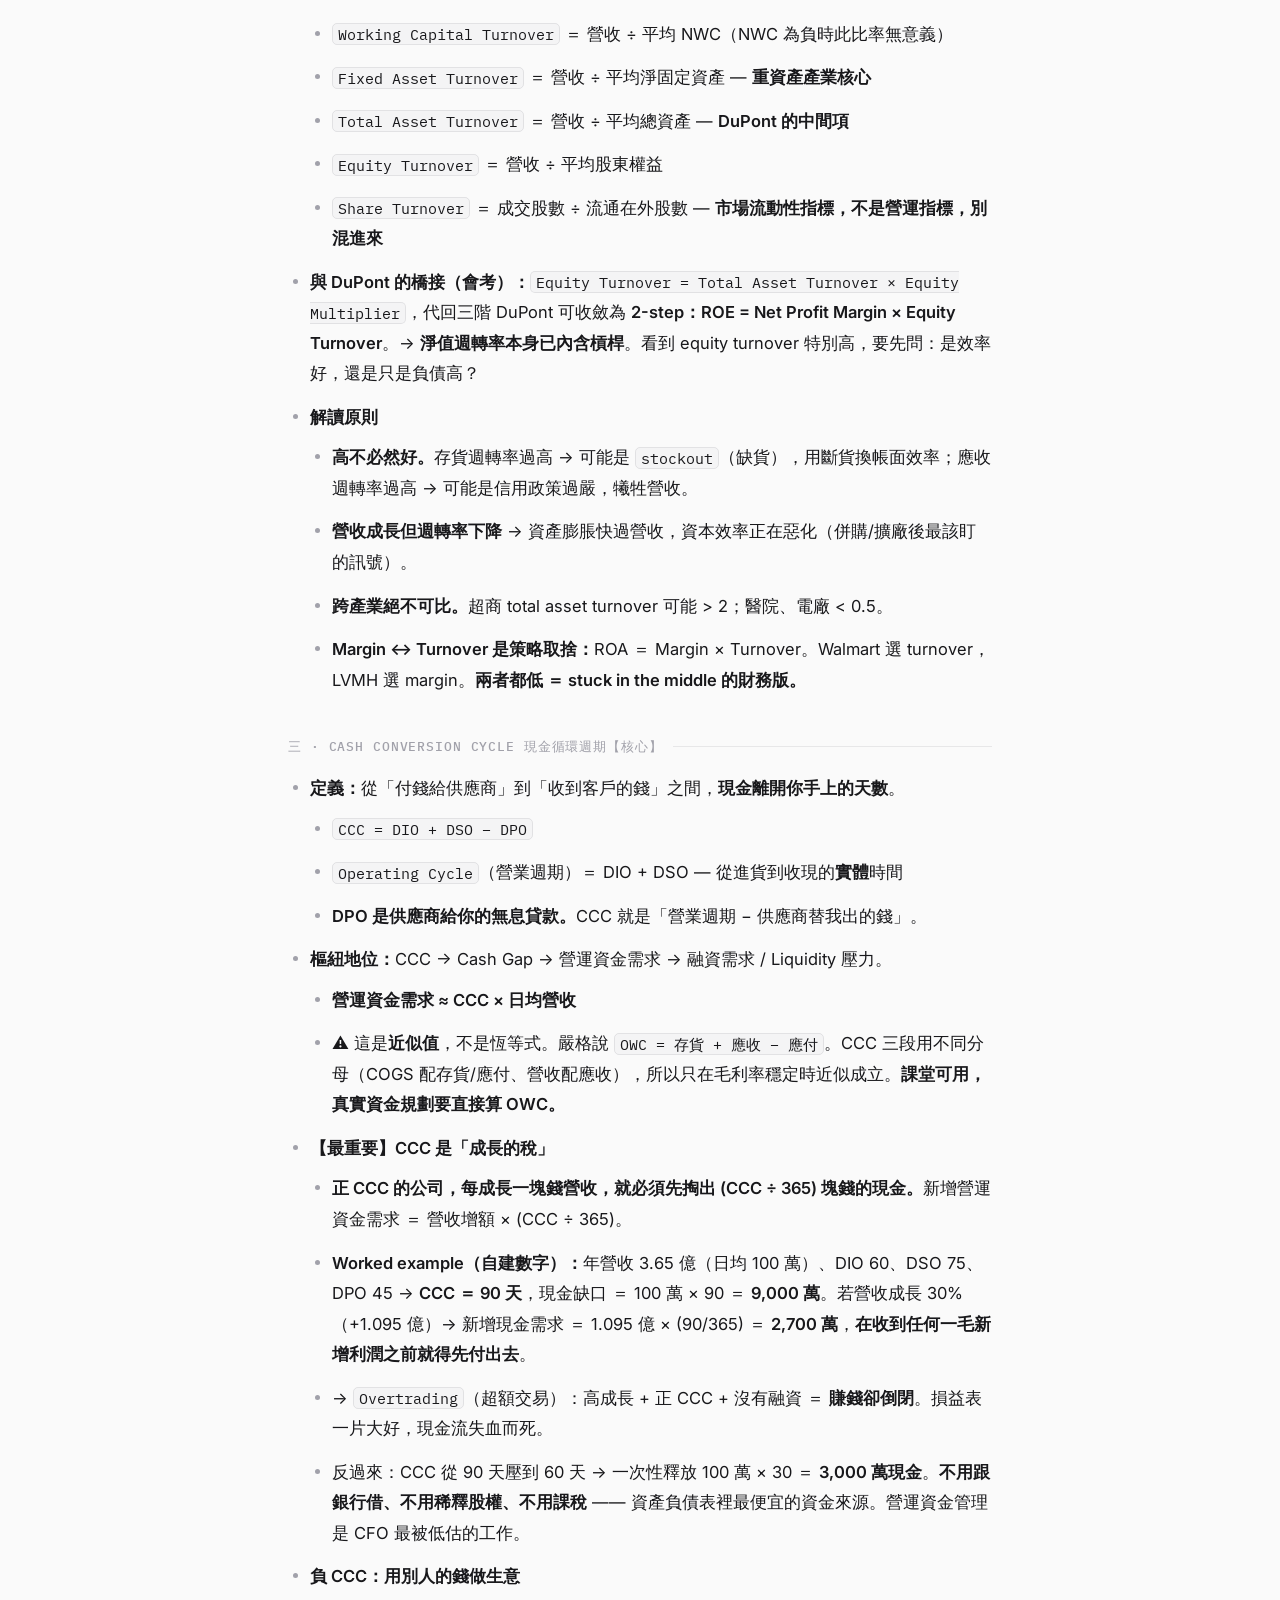
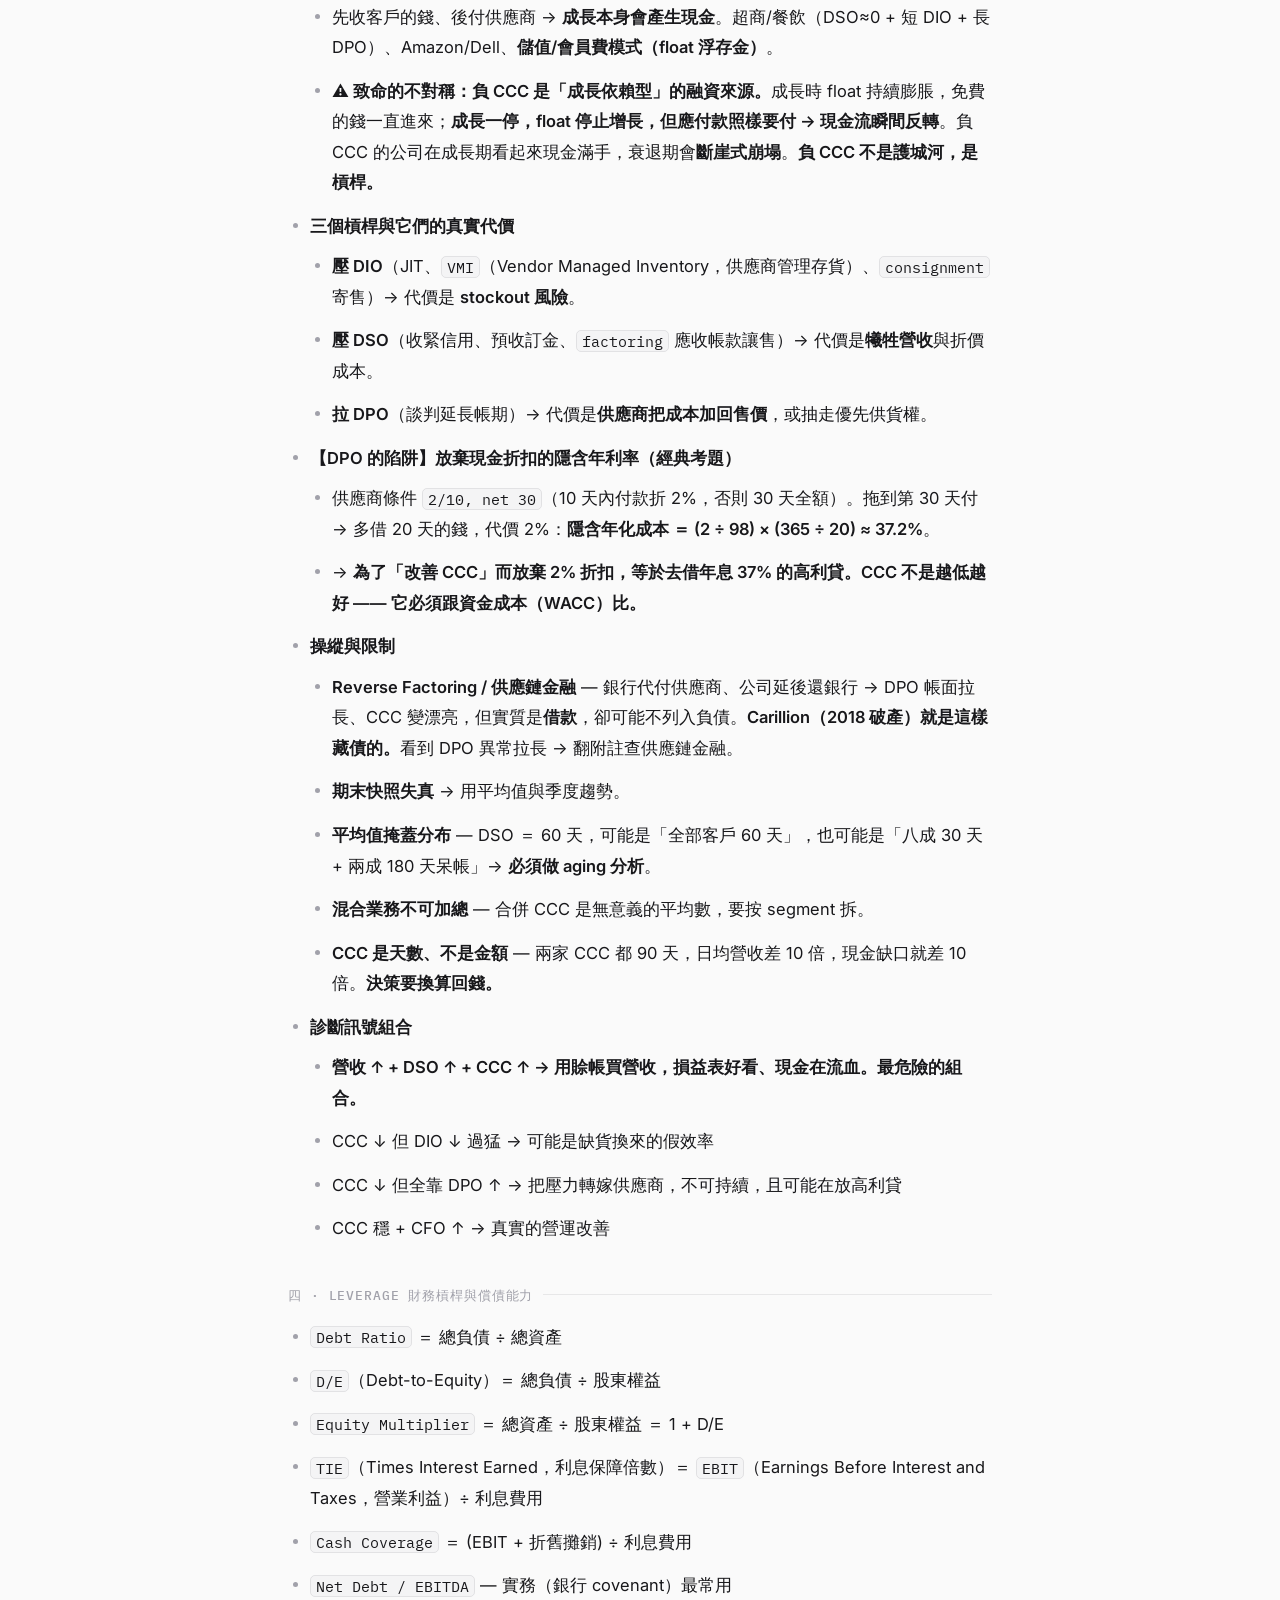
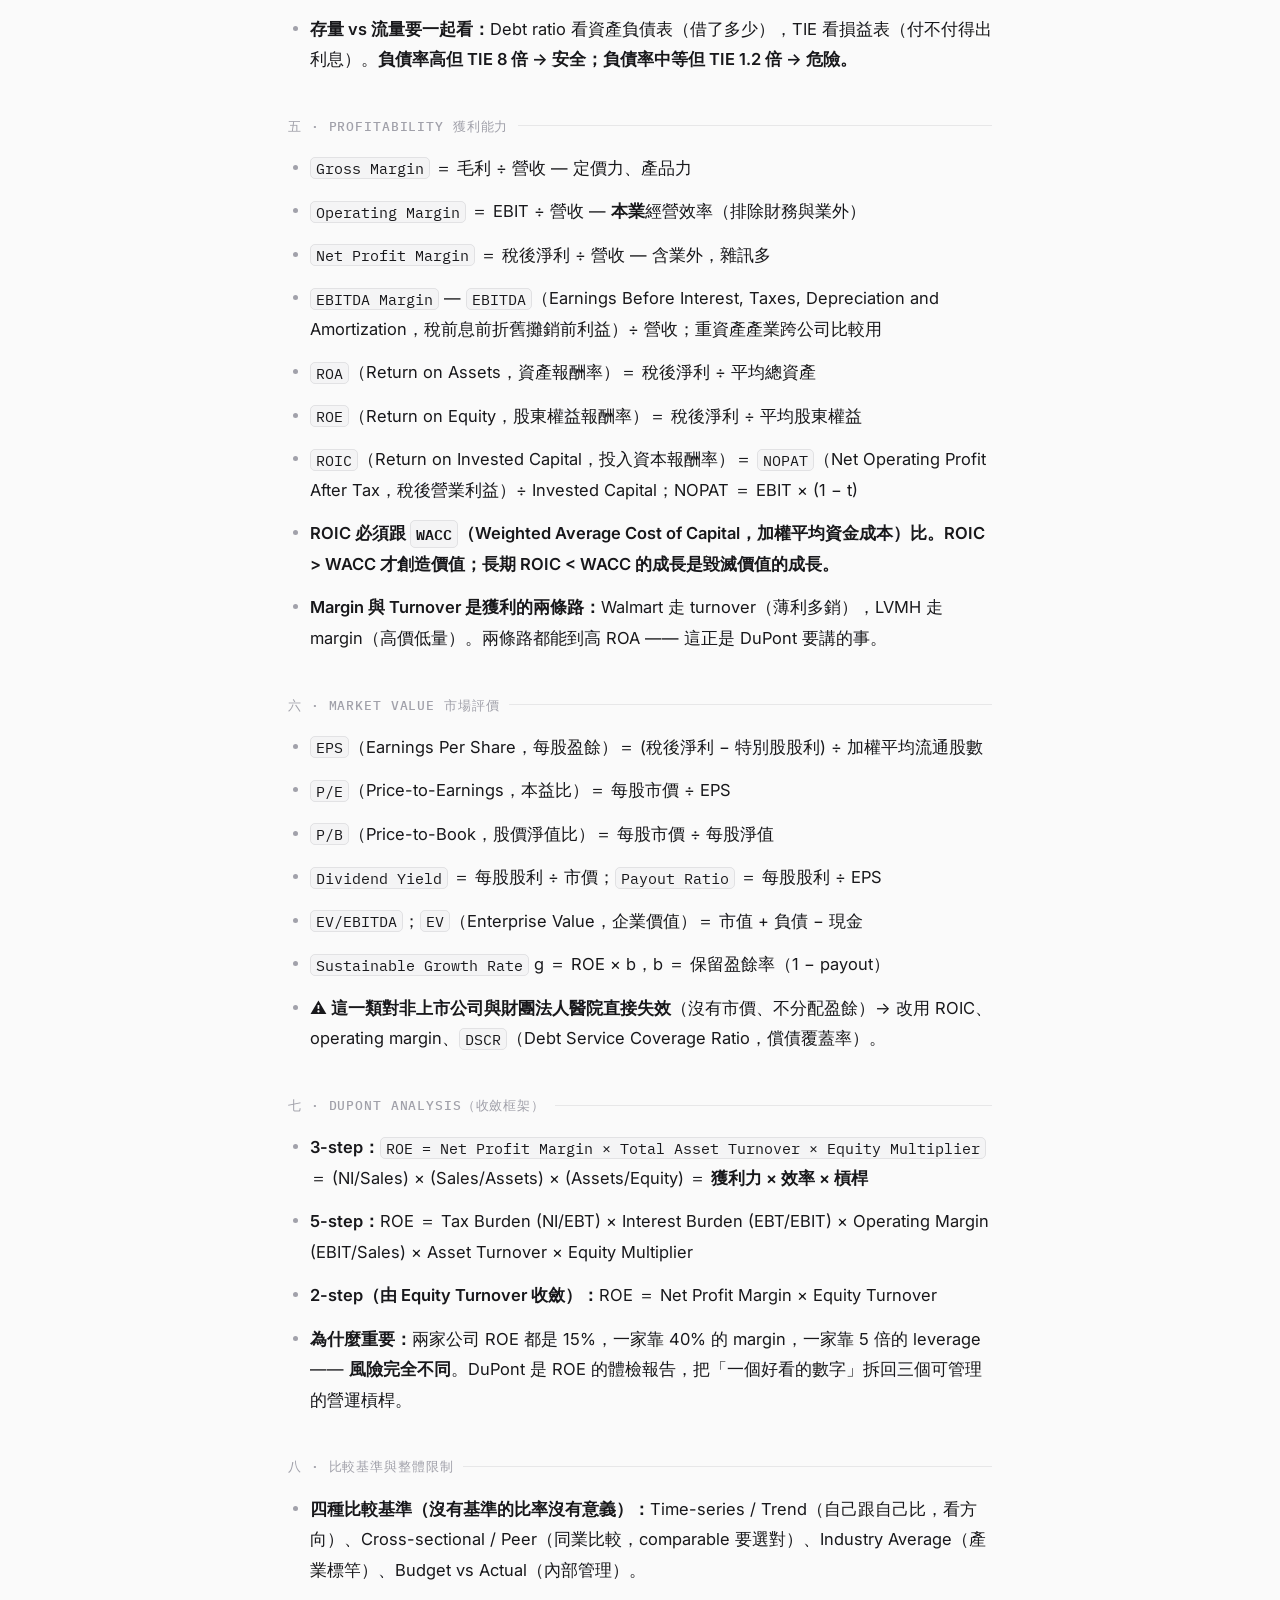
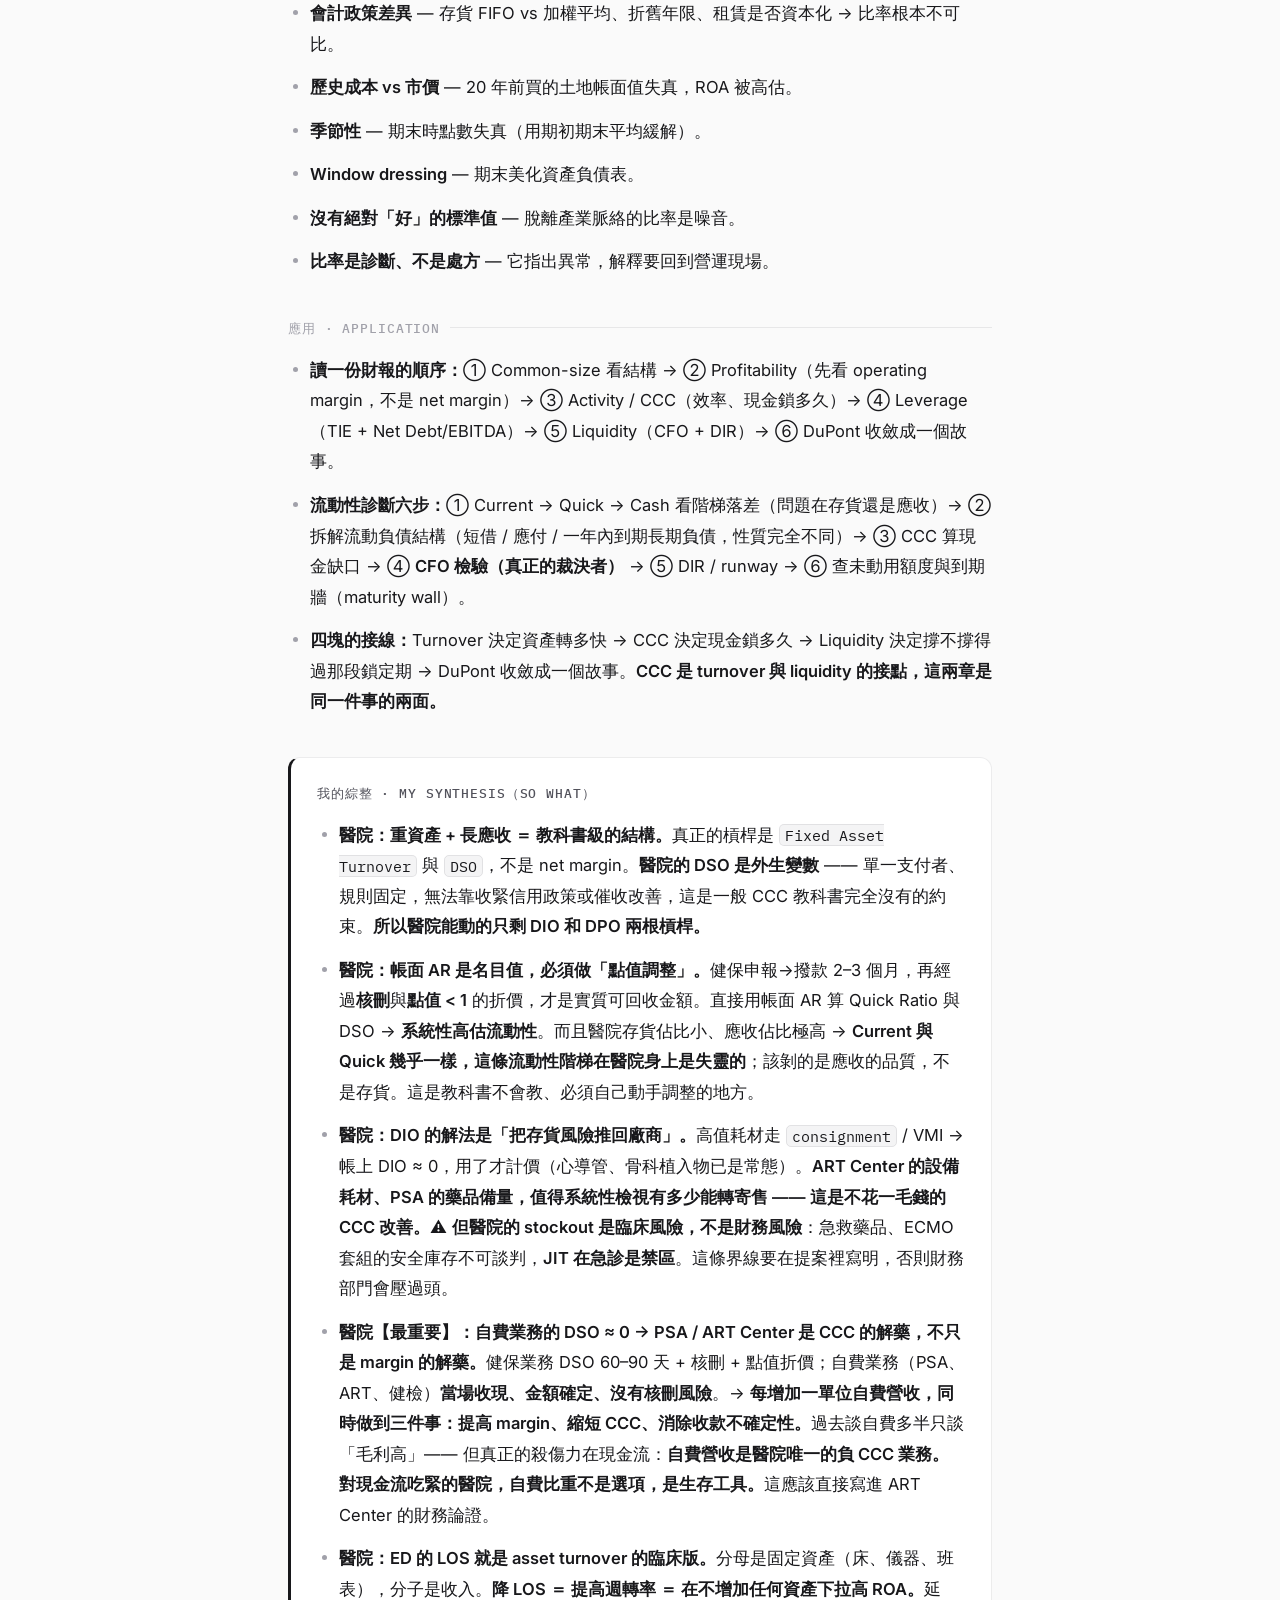
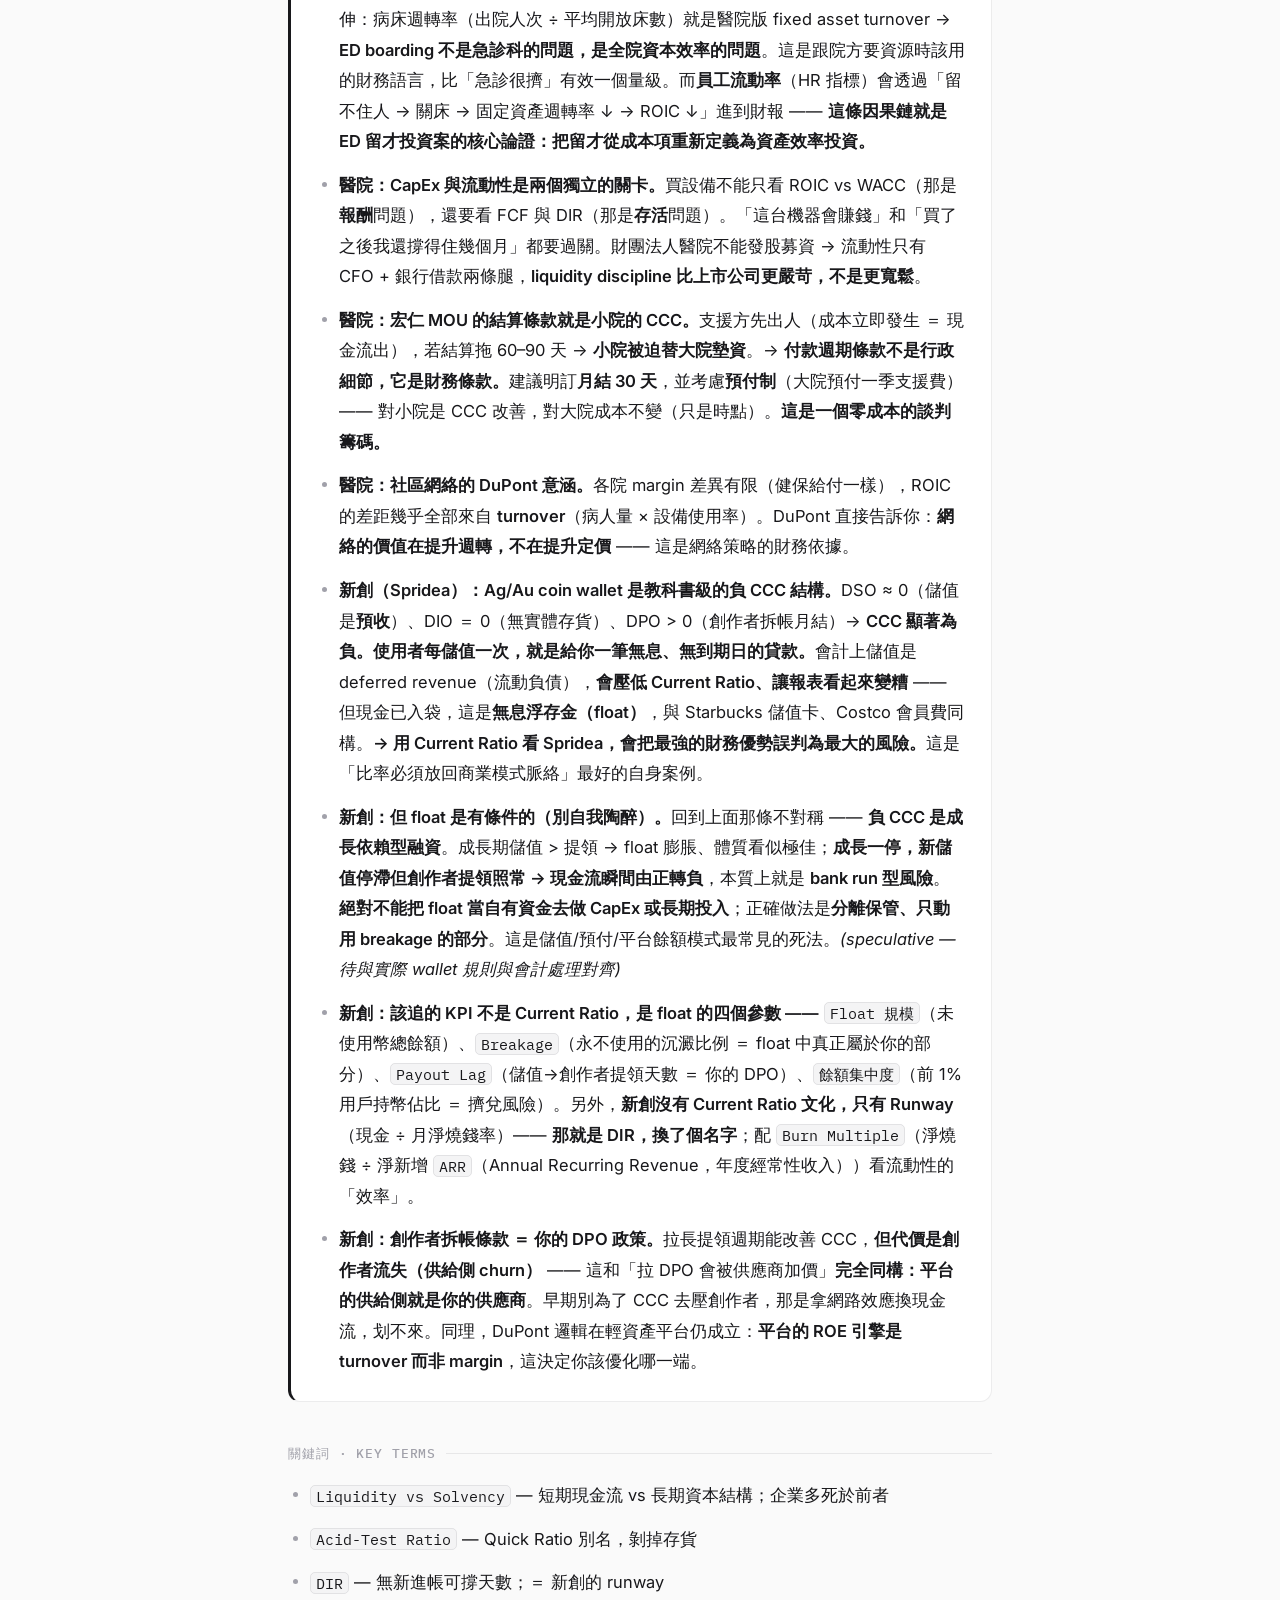
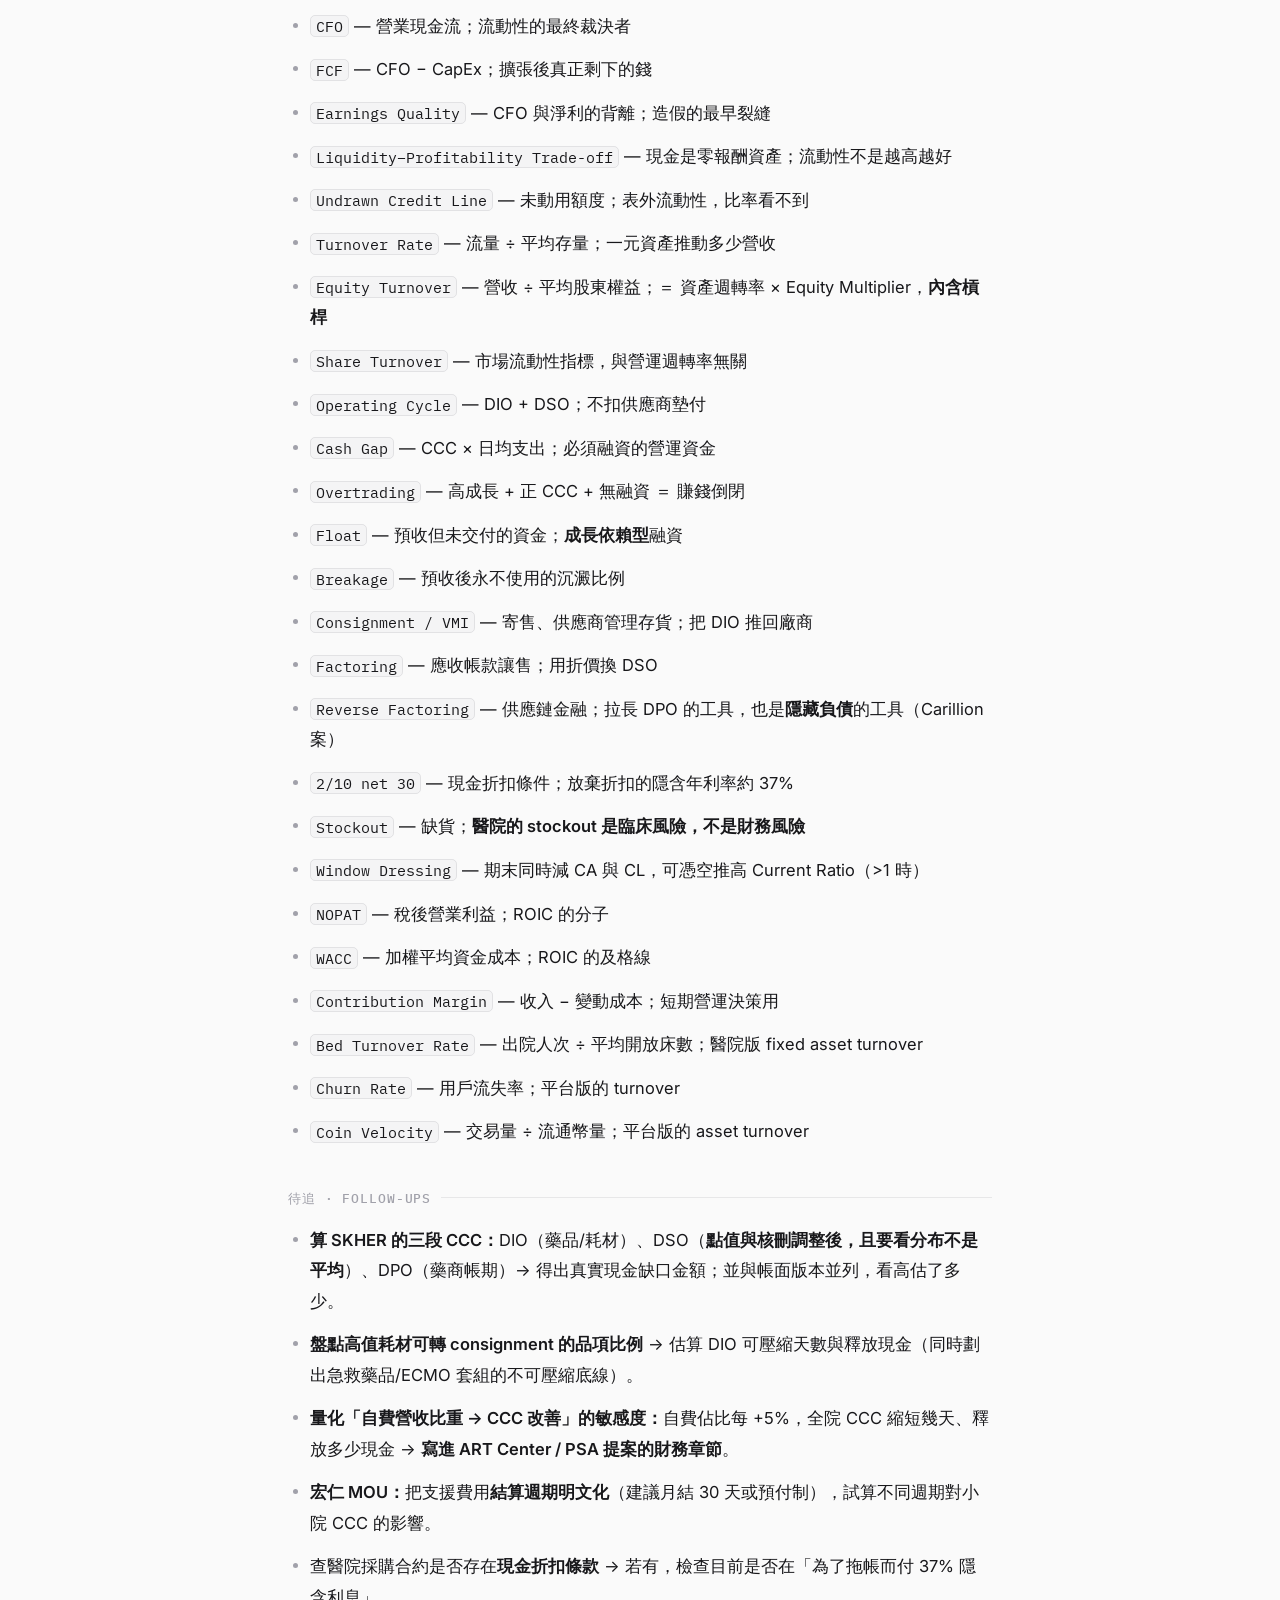
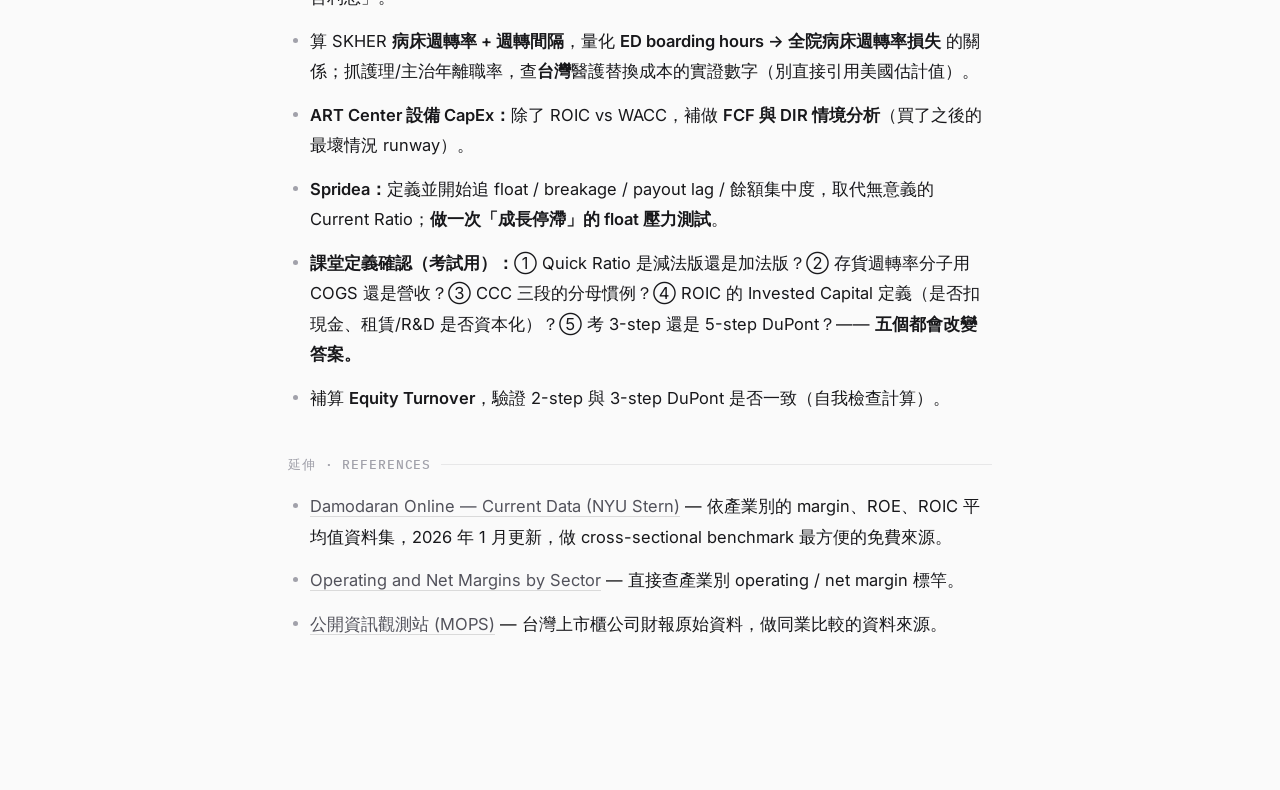
<file: notes/pmba-2026-07-12-ratio-analysis.html>
<!DOCTYPE html>
<html lang="zh-Hant">
<head>
<meta charset="utf-8">
<meta name="viewport" content="width=device-width, initial-scale=1">
<title>PMBA · 財務分析工具：Ratio Analysis（比率分析）</title>

<!-- ============================================================
     kb-meta — machine-readable metadata. build_manifest.py reads
     THIS to regenerate notes.json. Keep the keys exactly; fill values.
     domains: subset of ["hospital","startup"]. tags: framework names (EN).
     ============================================================ -->
<script type="application/json" id="kb-meta">
{
  "id": "pmba-2026-07-12-ratio-analysis",
  "prefix": "PMBA",
  "skill": "mba-class-note",
  "type": "class-note",
  "title": "財務分析工具：Ratio Analysis（比率分析）",
  "course": "財務管理",
  "date": "2026-07-12",
  "topic": "財務分析工具：比率分析",
  "tags": ["Ratio Analysis","DuPont Analysis","Turnover Rate","Cash Conversion Cycle","Liquidity Analysis","Common-Size Statements","ROIC"],
  "domains": ["hospital","startup"],
  "created": "2026-07-12T21:30:00+08:00",
  "file": "notes/pmba-2026-07-12-ratio-analysis.html"
}
</script>

<!-- ============================================================
     CRITICAL CSS — DO NOT EDIT. Copy verbatim into every note.
     Makes the note self-contained: it renders correctly on its own
     (e.g. on iPad, before it is filed into the KB repo) without
     depending on assets/kb.css. The shared sheet linked AFTER this
     block overrides it for full theming once the note is in the KB.
     ============================================================ -->
<style>
@import url('https://fonts.googleapis.com/css2?family=Fraunces:opsz,wght@9..144,400;9..144,500;9..144,600&family=Inter:wght@400;500;600&family=IBM+Plex+Mono:wght@400;500&display=swap');
:root{--bg:#fafafa;--surface:#fff;--surface-2:#f4f4f5;--border:rgba(24,24,27,.08);--text:#18181b;--text-2:#52525b;--text-3:#71717a;--text-4:#a1a1aa;--accent:#18181b;--radius:12px;--hospital:#8fa6b0;--startup:#b79a86;--correction:#a16207;--sans:"Inter",system-ui,"PingFang TC","Noto Sans TC",sans-serif;--mono:"IBM Plex Mono",ui-monospace,Menlo,monospace;--serif:"Fraunces",Georgia,"Noto Serif TC",serif;}
*{margin:0;padding:0;box-sizing:border-box;}
body{background:var(--bg);color:var(--text);font-family:var(--sans);font-size:16.5px;line-height:1.78;-webkit-font-smoothing:antialiased;}
.article-wrap{max-width:760px;margin:0 auto;padding:48px 28px 110px;}
.article-eyebrow{font-family:var(--mono);font-size:12.5px;color:var(--text-3);display:flex;flex-wrap:wrap;gap:8px;align-items:center;margin-bottom:18px;}
.badge{font-family:var(--mono);font-size:11.5px;padding:2px 8px;border-radius:6px;background:var(--surface-2);color:var(--text-2);}
h1.article-title{font-family:var(--serif);font-weight:600;font-size:40px;line-height:1.15;letter-spacing:-.02em;margin-bottom:20px;}
.tag{font-family:var(--mono);font-size:11.5px;color:var(--text-3);background:var(--surface-2);border-radius:6px;padding:2px 7px;}
.article-meta{display:flex;flex-wrap:wrap;gap:7px;margin-bottom:8px;}
.article-domains{display:flex;gap:10px;margin:14px 0 40px;padding-bottom:32px;border-bottom:1px solid var(--border);}
.domain-pill{display:flex;align-items:center;gap:7px;font-family:var(--mono);font-size:12.5px;color:var(--text-2);}
.dot{width:8px;height:8px;border-radius:50%;}.dot.hospital{background:var(--hospital);}.dot.startup{background:var(--startup);}
section.note-section{margin-bottom:40px;}
section.note-section>h2{font-family:var(--mono);font-size:13px;font-weight:500;text-transform:uppercase;letter-spacing:.07em;color:var(--text-4);margin-bottom:16px;}
.note-section ul{list-style:none;display:flex;flex-direction:column;gap:13px;}
.note-section li{position:relative;padding-left:22px;line-height:1.85;}
.note-section li::before{content:"";position:absolute;left:5px;top:12px;width:5px;height:5px;border-radius:50%;background:var(--text-4);}
.note-section li ul{margin-top:10px;}
.kb-term{font-family:var(--mono);font-size:.9em;background:var(--surface-2);border:1px solid var(--border);border-radius:5px;padding:.5px 5px;}
.correction{color:var(--correction);border-bottom:1px dashed var(--correction);cursor:help;}
section.synthesis{background:var(--surface);border:1px solid var(--border);border-left:3px solid var(--accent);border-radius:var(--radius);padding:24px 26px;}
.refs a{color:var(--text-2);border-bottom:1px solid var(--border-strong,rgba(24,24,27,.14));}
.refs a:hover{color:var(--text);}
.back-link{display:inline-flex;align-items:center;gap:6px;font-family:var(--mono);font-size:12.5px;color:var(--text-3);margin-bottom:28px;}
</style>

<!-- full shared theme (palette, header). Overrides critical CSS in-repo. -->
<link rel="stylesheet" href="../assets/kb.css">
</head>
<body data-theme="grayscale">

<div class="article-wrap">
  <a class="back-link" href="../index.html">← 知識庫</a>

  <div class="article-eyebrow">
    <span class="badge">PMBA</span>
    <span>財務管理</span><span>·</span><span>2026-07-12</span>
  </div>

  <h1 class="article-title">財務分析工具：Ratio Analysis（比率分析）</h1>

  <div class="article-meta"><span class="tag">Ratio Analysis</span><span class="tag">DuPont Analysis</span><span class="tag">Turnover Rate</span><span class="tag">Cash Conversion Cycle</span><span class="tag">Liquidity Analysis</span><span class="tag">Common-Size Statements</span><span class="tag">ROIC</span></div>

  <div class="article-domains"><span class="domain-pill"><span class="dot hospital"></span>醫院/急診</span><span class="domain-pill"><span class="dot startup"></span>資訊新創</span></div>

  <section class="note-section">
    <h2>核心概念 · Frameworks &amp; Concepts</h2>
    <ul>
      <li><span class="kb-term">Ratio Analysis</span> — 把財報上的絕對數字轉成「相對關係」，讓不同規模、不同期間的公司可比。<b>比率不產生答案，它產生問題</b>：告訴你「哪裡不對」，不告訴你「為什麼」。</li>

      <li><b>五大類比率（Five families）</b>
        <ul>
          <li><span class="kb-term">Liquidity</span> — 短期還得出錢嗎</li>
          <li><span class="kb-term">Activity / Turnover</span> — 資產轉得快嗎</li>
          <li><span class="kb-term">Leverage / Solvency</span> — 撐得住嗎</li>
          <li><span class="kb-term">Profitability</span> — 賺得到錢嗎</li>
          <li><span class="kb-term">Market Value</span> — 市場怎麼看</li>
        </ul>
      </li>

      <li><span class="kb-term">Common-Size Statements</span>（共同比財報）— 損益表各項 ÷ 營收；資產負債表各項 ÷ 總資產。跨規模、跨年度比較的前置動作。</li>

      <li><b>Stock vs Flow 配對原則</b> — 損益表是期間數（flow），資產負債表是時點數（stock）。分子分母混用時，分母要用<b>期初期末平均</b>，否則季節性會扭曲結果。</li>
    </ul>
  </section>

  <section class="note-section">
    <h2>一 · Liquidity Analysis 流動性分析</h2>
    <ul>
      <li><b>本質：</b>在<b>不被迫賤賣（fire sale）</b>的前提下，把資產轉成現金、支應到期義務的能力。取決於兩件事：資產的<b>變現性</b>（速度與折價）＋負債的<b>到期結構</b>。</li>

      <li><b>⚠ Liquidity ≠ Solvency（考點）</b>
        <ul>
          <li><span class="kb-term">Liquidity</span> — 短期、現金流問題（付不出這個月的錢）</li>
          <li><span class="kb-term">Solvency</span> — 長期、資本結構問題（淨值為負）</li>
          <li><b>企業絕大多數死於 liquidity，不是 insolvency。帳上有利潤卻倒閉是常態 —— Profit ≠ Cash。</b>這是整堂財務分析最該記住的一句話。</li>
        </ul>
      </li>

      <li><b>層次一：靜態流動性（Static / Stock-based）— 資產負債表的「照片」</b>
        <ul>
          <li><span class="kb-term">Current Ratio</span> ＝ 流動資產 ÷ 流動負債</li>
          <li><span class="kb-term">Quick Ratio (Acid-Test)</span> ＝ (流動資產 − 存貨 − 預付費用) ÷ 流動負債 <i>（剝掉存貨、預付）</i></li>
          <li><span class="kb-term">Cash Ratio</span> ＝ (現金 + 約當現金 + 短期投資) ÷ 流動負債 <i>（再剝掉應收）</i></li>
          <li><span class="kb-term">NWC</span>（Net Working Capital，淨營運資金）＝ 流動資產 − 流動負債；規模中立化用 NWC ÷ 總資產</li>
          <li><span class="kb-term">DIR</span>（Defensive Interval Ratio，防禦區間）＝ (現金 + 短投 + 應收) ÷ 每日營運現金支出 → <b>「完全沒有新進帳，我能撐幾天？」這就是新創講的 runway，同一個東西。</b></li>
          <li><b>階梯的「落差」本身就是資訊：</b>Current 高、Quick 低 → <b>存貨積壓</b>；Quick 高、Cash 低 → <b>應收堆積</b>。</li>
        </ul>
      </li>

      <li><b>層次二：動態流動性（Dynamic / Flow-based）— 現金流量表的「影片」</b>
        <ul>
          <li><span class="kb-term">Operating Cash Flow Ratio</span> ＝ <span class="kb-term">CFO</span>（Cash Flow from Operations，營業現金流）÷ 流動負債</li>
          <li><span class="kb-term">FCF</span>（Free Cash Flow，自由現金流）＝ CFO − <span class="kb-term">CapEx</span>（Capital Expenditure，資本支出）</li>
          <li><span class="kb-term">Earnings Quality</span> — CFO 與 Net Income 的背離程度。CFO 長期低於淨利 → 盈餘沒變成現金 → 應收/存貨在膨脹 → <b>財報造假最早的裂縫</b>。</li>
          <li><b>靜態是照片，動態是影片。銀行看靜態，經營者看動態。</b>Current Ratio ＝ 2.0 但 CFO 連續為負，照樣會倒；Current Ratio ＝ 0.8 但 CFO 強勁、CCC 為負（超商、Amazon），非常健康。</li>
        </ul>
      </li>

      <li><b>⚠ Liquidity–Profitability Trade-off（核心張力）</b> — 現金是<b>零報酬資產</b>。持有越多越安全 → 但 ROA 分母膨脹 → 報酬率被拖低。<b>「流動性越高越好」是錯的；正確的問題是「多少才夠」</b> —— 這正是 DIR / runway 存在的理由。</li>

      <li><b>Limitations</b>
        <ul>
          <li><b>Window Dressing 的數學（經典考題）：</b>期末用現金償還短期負債，CA 與 CL 同減同一個數。若原本 Current Ratio &gt; 1 → <b>比率反而上升</b>。一筆什麼都沒改善的還款，可以憑空「美化」流動比率 → 要看<b>平均數與季度趨勢</b>，別只信期末快照。</li>
          <li><b>存貨與應收的「品質」不在比率裡</b> — 呆滯存貨、逾期兩年的應收，在 Current Ratio 裡跟現金一樣是 1 塊錢 → 必須搭配 <span class="kb-term">aging analysis</span>（存貨齡、應收帳齡）。</li>
          <li><b>表外流動性被低估</b> — <span class="kb-term">undrawn credit line</span>（未動用信用額度）不在資產負債表上；反之，或有負債、營運租賃、擔保則是被低估的義務。</li>
          <li><b>產業差異決定一切</b> — 超商、餐飲 Current Ratio &lt; 1 是常態（現金銷售 + 負 CCC）。<b>跨產業比較 Current Ratio 是沒有意義的。</b></li>
        </ul>
      </li>
    </ul>
  </section>

  <section class="note-section">
    <h2>二 · Turnover Rate 週轉率</h2>
    <ul>
      <li><b>核心原則：</b><span class="kb-term">Turnover = 流量 ÷ 平均存量</span>。分子取自損益表（期間數），分母取自資產負債表（期初+期末）÷2。單位是「次」；倒數 × 365 ＝ <b>週轉天數</b>。意義：<b>一塊錢的某項資產，一年能推動多少營收。</b></li>

      <li><b>⚠ 分子分母必須「同語言」（最常見的計算錯誤）</b>
        <ul>
          <li>存貨 → 分子用 <span class="kb-term">COGS</span>（Cost of Goods Sold，銷貨成本），因為存貨以<b>成本</b>入帳</li>
          <li>應收 → 分子用<b>賒銷淨額</b>（Net Credit Sales），因為現銷不產生應收</li>
          <li>應付 → 分子用 COGS 或進貨額</li>
          <li>資產類（流動/固定/總/淨值）→ 分子用<b>營收</b></li>
          <li><b>成本配成本、售價配售價。</b></li>
        </ul>
      </li>

      <li><b>完整清單</b>
        <ul>
          <li><span class="kb-term">Inventory Turnover</span> ＝ COGS ÷ 平均存貨 → <span class="kb-term">DIO</span>（Days Inventory Outstanding，存貨天數）＝ 365 ÷ IT</li>
          <li><span class="kb-term">Receivables Turnover</span> ＝ 賒銷淨額 ÷ 平均應收 → <span class="kb-term">DSO</span>（Days Sales Outstanding，應收天數）</li>
          <li><span class="kb-term">Payables Turnover</span> ＝ COGS ÷ 平均應付 → <span class="kb-term">DPO</span>（Days Payable Outstanding，應付天數）</li>
          <li><span class="kb-term">Working Capital Turnover</span> ＝ 營收 ÷ 平均 NWC（NWC 為負時此比率無意義）</li>
          <li><span class="kb-term">Fixed Asset Turnover</span> ＝ 營收 ÷ 平均淨固定資產 — <b>重資產產業核心</b></li>
          <li><span class="kb-term">Total Asset Turnover</span> ＝ 營收 ÷ 平均總資產 — <b>DuPont 的中間項</b></li>
          <li><span class="kb-term">Equity Turnover</span> ＝ 營收 ÷ 平均股東權益</li>
          <li><span class="kb-term">Share Turnover</span> ＝ 成交股數 ÷ 流通在外股數 — <b>市場流動性指標，不是營運指標，別混進來</b></li>
        </ul>
      </li>

      <li><b>與 DuPont 的橋接（會考）：</b><span class="kb-term">Equity Turnover = Total Asset Turnover × Equity Multiplier</span>，代回三階 DuPont 可收斂為 <b>2-step：ROE = Net Profit Margin × Equity Turnover</b>。→ <b>淨值週轉率本身已內含槓桿</b>。看到 equity turnover 特別高，要先問：是效率好，還是只是負債高？</li>

      <li><b>解讀原則</b>
        <ul>
          <li><b>高不必然好。</b>存貨週轉率過高 → 可能是 <span class="kb-term">stockout</span>（缺貨），用斷貨換帳面效率；應收週轉率過高 → 可能是信用政策過嚴，犧牲營收。</li>
          <li><b>營收成長但週轉率下降</b> → 資產膨脹快過營收，資本效率正在惡化（併購/擴廠後最該盯的訊號）。</li>
          <li><b>跨產業絕不可比。</b>超商 total asset turnover 可能 &gt; 2；醫院、電廠 &lt; 0.5。</li>
          <li><b>Margin ↔ Turnover 是策略取捨：</b>ROA ＝ Margin × Turnover。Walmart 選 turnover，LVMH 選 margin。<b>兩者都低 ＝ stuck in the middle 的財務版。</b></li>
        </ul>
      </li>
    </ul>
  </section>

  <section class="note-section">
    <h2>三 · Cash Conversion Cycle 現金循環週期【核心】</h2>
    <ul>
      <li><b>定義：</b>從「付錢給供應商」到「收到客戶的錢」之間，<b>現金離開你手上的天數</b>。
        <ul>
          <li><span class="kb-term">CCC = DIO + DSO − DPO</span></li>
          <li><span class="kb-term">Operating Cycle</span>（營業週期）＝ DIO + DSO — 從進貨到收現的<b>實體</b>時間</li>
          <li><b>DPO 是供應商給你的無息貸款。</b>CCC 就是「營業週期 − 供應商替我出的錢」。</li>
        </ul>
      </li>

      <li><b>樞紐地位：</b>CCC → Cash Gap → 營運資金需求 → 融資需求 / Liquidity 壓力。
        <ul>
          <li><b>營運資金需求 ≈ CCC × 日均營收</b></li>
          <li>⚠ 這是<b>近似值</b>，不是恆等式。嚴格說 <span class="kb-term">OWC = 存貨 + 應收 − 應付</span>。CCC 三段用不同分母（COGS 配存貨/應付、營收配應收），所以只在毛利率穩定時近似成立。<b>課堂可用，真實資金規劃要直接算 OWC。</b></li>
        </ul>
      </li>

      <li><b>【最重要】CCC 是「成長的稅」</b>
        <ul>
          <li><b>正 CCC 的公司，每成長一塊錢營收，就必須先掏出 (CCC ÷ 365) 塊錢的現金。</b>新增營運資金需求 ＝ 營收增額 × (CCC ÷ 365)。</li>
          <li><b>Worked example（自建數字）：</b>年營收 3.65 億（日均 100 萬）、DIO 60、DSO 75、DPO 45 → <b>CCC ＝ 90 天</b>，現金缺口 ＝ 100 萬 × 90 ＝ <b>9,000 萬</b>。若營收成長 30%（+1.095 億）→ 新增現金需求 ＝ 1.095 億 × (90/365) ＝ <b>2,700 萬</b>，<b>在收到任何一毛新增利潤之前就得先付出去</b>。</li>
          <li>→ <span class="kb-term">Overtrading</span>（超額交易）：高成長 + 正 CCC + 沒有融資 ＝ <b>賺錢卻倒閉</b>。損益表一片大好，現金流失血而死。</li>
          <li>反過來：CCC 從 90 天壓到 60 天 → 一次性釋放 100 萬 × 30 ＝ <b>3,000 萬現金</b>。<b>不用跟銀行借、不用稀釋股權、不用課稅</b> —— 資產負債表裡最便宜的資金來源。營運資金管理是 CFO 最被低估的工作。</li>
        </ul>
      </li>

      <li><b>負 CCC：用別人的錢做生意</b>
        <ul>
          <li>先收客戶的錢、後付供應商 → <b>成長本身會產生現金</b>。超商/餐飲（DSO≈0 + 短 DIO + 長 DPO）、Amazon/Dell、<b>儲值/會員費模式（float 浮存金）</b>。</li>
          <li><b>⚠ 致命的不對稱：負 CCC 是「成長依賴型」的融資來源。</b>成長時 float 持續膨脹，免費的錢一直進來；<b>成長一停，float 停止增長，但應付款照樣要付 → 現金流瞬間反轉</b>。負 CCC 的公司在成長期看起來現金滿手，衰退期會<b>斷崖式崩塌</b>。<b>負 CCC 不是護城河，是槓桿。</b></li>
        </ul>
      </li>

      <li><b>三個槓桿與它們的真實代價</b>
        <ul>
          <li><b>壓 DIO</b>（JIT、<span class="kb-term">VMI</span>（Vendor Managed Inventory，供應商管理存貨）、<span class="kb-term">consignment</span> 寄售）→ 代價是 <b>stockout 風險</b>。</li>
          <li><b>壓 DSO</b>（收緊信用、預收訂金、<span class="kb-term">factoring</span> 應收帳款讓售）→ 代價是<b>犧牲營收</b>與折價成本。</li>
          <li><b>拉 DPO</b>（談判延長帳期）→ 代價是<b>供應商把成本加回售價</b>，或抽走優先供貨權。</li>
        </ul>
      </li>

      <li><b>【DPO 的陷阱】放棄現金折扣的隱含年利率（經典考題）</b>
        <ul>
          <li>供應商條件 <span class="kb-term">2/10, net 30</span>（10 天內付款折 2%，否則 30 天全額）。拖到第 30 天付 → 多借 20 天的錢，代價 2%：<b>隱含年化成本 ＝ (2 ÷ 98) × (365 ÷ 20) ≈ 37.2%</b>。</li>
          <li>→ <b>為了「改善 CCC」而放棄 2% 折扣，等於去借年息 37% 的高利貸。CCC 不是越低越好 —— 它必須跟資金成本（WACC）比。</b></li>
        </ul>
      </li>

      <li><b>操縱與限制</b>
        <ul>
          <li><b>Reverse Factoring / 供應鏈金融</b> — 銀行代付供應商、公司延後還銀行 → DPO 帳面拉長、CCC 變漂亮，但實質是<b>借款</b>，卻可能不列入負債。<b>Carillion（2018 破產）就是這樣藏債的。</b>看到 DPO 異常拉長 → 翻附註查供應鏈金融。</li>
          <li><b>期末快照失真</b> → 用平均值與季度趨勢。</li>
          <li><b>平均值掩蓋分布</b> — DSO ＝ 60 天，可能是「全部客戶 60 天」，也可能是「八成 30 天 + 兩成 180 天呆帳」→ <b>必須做 aging 分析</b>。</li>
          <li><b>混合業務不可加總</b> — 合併 CCC 是無意義的平均數，要按 segment 拆。</li>
          <li><b>CCC 是天數、不是金額</b> — 兩家 CCC 都 90 天，日均營收差 10 倍，現金缺口就差 10 倍。<b>決策要換算回錢。</b></li>
        </ul>
      </li>

      <li><b>診斷訊號組合</b>
        <ul>
          <li><b>營收 ↑ + DSO ↑ + CCC ↑ → 用賒帳買營收，損益表好看、現金在流血。最危險的組合。</b></li>
          <li>CCC ↓ 但 DIO ↓ 過猛 → 可能是缺貨換來的假效率</li>
          <li>CCC ↓ 但全靠 DPO ↑ → 把壓力轉嫁供應商，不可持續，且可能在放高利貸</li>
          <li>CCC 穩 + CFO ↑ → 真實的營運改善</li>
        </ul>
      </li>
    </ul>
  </section>

  <section class="note-section">
    <h2>四 · Leverage 財務槓桿與償債能力</h2>
    <ul>
      <li><span class="kb-term">Debt Ratio</span> ＝ 總負債 ÷ 總資產</li>
      <li><span class="kb-term">D/E</span>（Debt-to-Equity）＝ 總負債 ÷ 股東權益</li>
      <li><span class="kb-term">Equity Multiplier</span> ＝ 總資產 ÷ 股東權益 ＝ 1 + D/E</li>
      <li><span class="kb-term">TIE</span>（Times Interest Earned，利息保障倍數）＝ <span class="kb-term">EBIT</span>（Earnings Before Interest and Taxes，營業利益）÷ 利息費用</li>
      <li><span class="kb-term">Cash Coverage</span> ＝ (EBIT + 折舊攤銷) ÷ 利息費用</li>
      <li><span class="kb-term">Net Debt / EBITDA</span> — 實務（銀行 covenant）最常用</li>
      <li><b>存量 vs 流量要一起看：</b>Debt ratio 看資產負債表（借了多少），TIE 看損益表（付不付得出利息）。<b>負債率高但 TIE 8 倍 → 安全；負債率中等但 TIE 1.2 倍 → 危險。</b></li>
    </ul>
  </section>

  <section class="note-section">
    <h2>五 · Profitability 獲利能力</h2>
    <ul>
      <li><span class="kb-term">Gross Margin</span> ＝ 毛利 ÷ 營收 — 定價力、產品力</li>
      <li><span class="kb-term">Operating Margin</span> ＝ EBIT ÷ 營收 — <b>本業</b>經營效率（排除財務與業外）</li>
      <li><span class="kb-term">Net Profit Margin</span> ＝ 稅後淨利 ÷ 營收 — 含業外，雜訊多</li>
      <li><span class="kb-term">EBITDA Margin</span> — <span class="kb-term">EBITDA</span>（Earnings Before Interest, Taxes, Depreciation and Amortization，稅前息前折舊攤銷前利益）÷ 營收；重資產產業跨公司比較用</li>
      <li><span class="kb-term">ROA</span>（Return on Assets，資產報酬率）＝ 稅後淨利 ÷ 平均總資產</li>
      <li><span class="kb-term">ROE</span>（Return on Equity，股東權益報酬率）＝ 稅後淨利 ÷ 平均股東權益</li>
      <li><span class="kb-term">ROIC</span>（Return on Invested Capital，投入資本報酬率）＝ <span class="kb-term">NOPAT</span>（Net Operating Profit After Tax，稅後營業利益）÷ Invested Capital；NOPAT ＝ EBIT × (1 − t)</li>
      <li><b>ROIC 必須跟 <span class="kb-term">WACC</span>（Weighted Average Cost of Capital，加權平均資金成本）比。ROIC &gt; WACC 才創造價值；長期 ROIC &lt; WACC 的成長是毀滅價值的成長。</b></li>
      <li><b>Margin 與 Turnover 是獲利的兩條路：</b>Walmart 走 turnover（薄利多銷），LVMH 走 margin（高價低量）。兩條路都能到高 ROA —— 這正是 DuPont 要講的事。</li>
    </ul>
  </section>

  <section class="note-section">
    <h2>六 · Market Value 市場評價</h2>
    <ul>
      <li><span class="kb-term">EPS</span>（Earnings Per Share，每股盈餘）＝ (稅後淨利 − 特別股股利) ÷ 加權平均流通股數</li>
      <li><span class="kb-term">P/E</span>（Price-to-Earnings，本益比）＝ 每股市價 ÷ EPS</li>
      <li><span class="kb-term">P/B</span>（Price-to-Book，股價淨值比）＝ 每股市價 ÷ 每股淨值</li>
      <li><span class="kb-term">Dividend Yield</span> ＝ 每股股利 ÷ 市價；<span class="kb-term">Payout Ratio</span> ＝ 每股股利 ÷ EPS</li>
      <li><span class="kb-term">EV/EBITDA</span>；<span class="kb-term">EV</span>（Enterprise Value，企業價值）＝ 市值 + 負債 − 現金</li>
      <li><span class="kb-term">Sustainable Growth Rate</span> g ＝ ROE × b，b ＝ 保留盈餘率（1 − payout）</li>
      <li><b>⚠ 這一類對非上市公司與財團法人醫院直接失效</b>（沒有市價、不分配盈餘）→ 改用 ROIC、operating margin、<span class="kb-term">DSCR</span>（Debt Service Coverage Ratio，償債覆蓋率）。</li>
    </ul>
  </section>

  <section class="note-section">
    <h2>七 · DuPont Analysis（收斂框架）</h2>
    <ul>
      <li><b>3-step：</b><span class="kb-term">ROE = Net Profit Margin × Total Asset Turnover × Equity Multiplier</span> ＝ (NI/Sales) × (Sales/Assets) × (Assets/Equity) ＝ <b>獲利力 × 效率 × 槓桿</b></li>
      <li><b>5-step：</b>ROE ＝ Tax Burden (NI/EBT) × Interest Burden (EBT/EBIT) × Operating Margin (EBIT/Sales) × Asset Turnover × Equity Multiplier</li>
      <li><b>2-step（由 Equity Turnover 收斂）：</b>ROE ＝ Net Profit Margin × Equity Turnover</li>
      <li><b>為什麼重要：</b>兩家公司 ROE 都是 15%，一家靠 40% 的 margin，一家靠 5 倍的 leverage —— <b>風險完全不同</b>。DuPont 是 ROE 的體檢報告，把「一個好看的數字」拆回三個可管理的營運槓桿。</li>
    </ul>
  </section>

  <section class="note-section">
    <h2>八 · 比較基準與整體限制</h2>
    <ul>
      <li><b>四種比較基準（沒有基準的比率沒有意義）：</b>Time-series / Trend（自己跟自己比，看方向）、Cross-sectional / Peer（同業比較，comparable 要選對）、Industry Average（產業標竿）、Budget vs Actual（內部管理）。</li>
      <li><b>會計政策差異</b> — 存貨 FIFO vs 加權平均、折舊年限、租賃是否資本化 → 比率根本不可比。</li>
      <li><b>歷史成本 vs 市價</b> — 20 年前買的土地帳面值失真，ROA 被高估。</li>
      <li><b>季節性</b> — 期末時點數失真（用期初期末平均緩解）。</li>
      <li><b>Window dressing</b> — 期末美化資產負債表。</li>
      <li><b>沒有絕對「好」的標準值</b> — 脫離產業脈絡的比率是噪音。</li>
      <li><b>比率是診斷、不是處方</b> — 它指出異常，解釋要回到營運現場。</li>
    </ul>
  </section>

  <section class="note-section">
    <h2>應用 · Application</h2>
    <ul>
      <li><b>讀一份財報的順序：</b>① Common-size 看結構 → ② Profitability（先看 operating margin，不是 net margin）→ ③ Activity / CCC（效率、現金鎖多久）→ ④ Leverage（TIE + Net Debt/EBITDA）→ ⑤ Liquidity（CFO + DIR）→ ⑥ DuPont 收斂成一個故事。</li>
      <li><b>流動性診斷六步：</b>① Current → Quick → Cash 看階梯落差（問題在存貨還是應收）→ ② 拆解流動負債結構（短借 / 應付 / 一年內到期長期負債，性質完全不同）→ ③ CCC 算現金缺口 → ④ <b>CFO 檢驗（真正的裁決者）</b> → ⑤ DIR / runway → ⑥ 查未動用額度與到期牆（maturity wall）。</li>
      <li><b>四塊的接線：</b>Turnover 決定資產轉多快 → CCC 決定現金鎖多久 → Liquidity 決定撐不撐得過那段鎖定期 → DuPont 收斂成一個故事。<b>CCC 是 turnover 與 liquidity 的接點，這兩章是同一件事的兩面。</b></li>
    </ul>
  </section>

  <section class="note-section synthesis">
    <h2>我的綜整 · My Synthesis（So what）</h2>
    <ul>
      <li><b>醫院：重資產 + 長應收 ＝ 教科書級的結構。</b>真正的槓桿是 <span class="kb-term">Fixed Asset Turnover</span> 與 <span class="kb-term">DSO</span>，不是 net margin。<b>醫院的 DSO 是外生變數</b> —— 單一支付者、規則固定，無法靠收緊信用政策或催收改善，這是一般 CCC 教科書完全沒有的約束。<b>所以醫院能動的只剩 DIO 和 DPO 兩根槓桿。</b></li>

      <li><b>醫院：帳面 AR 是名目值，必須做「點值調整」。</b>健保申報→撥款 2–3 個月，再經過<b>核刪</b>與<b>點值 &lt; 1</b> 的折價，才是實質可回收金額。直接用帳面 AR 算 Quick Ratio 與 DSO → <b>系統性高估流動性</b>。而且醫院存貨佔比小、應收佔比極高 → <b>Current 與 Quick 幾乎一樣，這條流動性階梯在醫院身上是失靈的</b>；該剝的是應收的品質，不是存貨。這是教科書不會教、必須自己動手調整的地方。</li>

      <li><b>醫院：DIO 的解法是「把存貨風險推回廠商」。</b>高值耗材走 <span class="kb-term">consignment</span> / VMI → 帳上 DIO ≈ 0，用了才計價（心導管、骨科植入物已是常態）。<b>ART Center 的設備耗材、PSA 的藥品備量，值得系統性檢視有多少能轉寄售 —— 這是不花一毛錢的 CCC 改善。</b>⚠ <b>但醫院的 stockout 是臨床風險，不是財務風險</b>：急救藥品、ECMO 套組的安全庫存不可談判，<b>JIT 在急診是禁區</b>。這條界線要在提案裡寫明，否則財務部門會壓過頭。</li>

      <li><b>醫院【最重要】：自費業務的 DSO ≈ 0 → PSA / ART Center 是 CCC 的解藥，不只是 margin 的解藥。</b>健保業務 DSO 60–90 天 + 核刪 + 點值折價；自費業務（PSA、ART、健檢）<b>當場收現、金額確定、沒有核刪風險</b>。→ <b>每增加一單位自費營收，同時做到三件事：提高 margin、縮短 CCC、消除收款不確定性。</b>過去談自費多半只談「毛利高」—— 但真正的殺傷力在現金流：<b>自費營收是醫院唯一的負 CCC 業務。對現金流吃緊的醫院，自費比重不是選項，是生存工具。</b>這應該直接寫進 ART Center 的財務論證。</li>

      <li><b>醫院：ED 的 LOS 就是 asset turnover 的臨床版。</b>分母是固定資產（床、儀器、班表），分子是收入。<b>降 LOS ＝ 提高週轉率 ＝ 在不增加任何資產下拉高 ROA。</b>延伸：病床週轉率（出院人次 ÷ 平均開放床數）就是醫院版 fixed asset turnover → <b>ED boarding 不是急診科的問題，是全院資本效率的問題</b>。這是跟院方要資源時該用的財務語言，比「急診很擠」有效一個量級。而<b>員工流動率</b>（HR 指標）會透過「留不住人 → 關床 → 固定資產週轉率 ↓ → ROIC ↓」進到財報 —— <b>這條因果鏈就是 ED 留才投資案的核心論證：把留才從成本項重新定義為資產效率投資。</b></li>

      <li><b>醫院：CapEx 與流動性是兩個獨立的關卡。</b>買設備不能只看 ROIC vs WACC（那是<b>報酬</b>問題），還要看 FCF 與 DIR（那是<b>存活</b>問題）。「這台機器會賺錢」和「買了之後我還撐得住幾個月」都要過關。財團法人醫院不能發股募資 → 流動性只有 CFO + 銀行借款兩條腿，<b>liquidity discipline 比上市公司更嚴苛，不是更寬鬆</b>。</li>

      <li><b>醫院：宏仁 MOU 的結算條款就是小院的 CCC。</b>支援方先出人（成本立即發生 ＝ 現金流出），若結算拖 60–90 天 → <b>小院被迫替大院墊資</b>。→ <b>付款週期條款不是行政細節，它是財務條款。</b>建議明訂<b>月結 30 天</b>，並考慮<b>預付制</b>（大院預付一季支援費）—— 對小院是 CCC 改善，對大院成本不變（只是時點）。<b>這是一個零成本的談判籌碼。</b></li>

      <li><b>醫院：社區網絡的 DuPont 意涵。</b>各院 margin 差異有限（健保給付一樣），ROIC 的差距幾乎全部來自 <b>turnover</b>（病人量 × 設備使用率）。DuPont 直接告訴你：<b>網絡的價值在提升週轉，不在提升定價</b> —— 這是網絡策略的財務依據。</li>

      <li><b>新創（Spridea）：Ag/Au coin wallet 是教科書級的負 CCC 結構。</b>DSO ≈ 0（儲值是<b>預收</b>）、DIO ＝ 0（無實體存貨）、DPO &gt; 0（創作者拆帳月結）→ <b>CCC 顯著為負。使用者每儲值一次，就是給你一筆無息、無到期日的貸款。</b>會計上儲值是 deferred revenue（流動負債），<b>會壓低 Current Ratio、讓報表看起來變糟</b> —— 但現金已入袋，這是<b>無息浮存金（float）</b>，與 Starbucks 儲值卡、Costco 會員費同構。<b>→ 用 Current Ratio 看 Spridea，會把最強的財務優勢誤判為最大的風險。</b>這是「比率必須放回商業模式脈絡」最好的自身案例。</li>

      <li><b>新創：但 float 是有條件的（別自我陶醉）。</b>回到上面那條不對稱 —— <b>負 CCC 是成長依賴型融資</b>。成長期儲值 &gt; 提領 → float 膨脹、體質看似極佳；<b>成長一停，新儲值停滯但創作者提領照常 → 現金流瞬間由正轉負</b>，本質上就是 <b>bank run 型風險</b>。<b>絕對不能把 float 當自有資金去做 CapEx 或長期投入</b>；正確做法是<b>分離保管、只動用 breakage 的部分</b>。這是儲值/預付/平台餘額模式最常見的死法。<i>(speculative — 待與實際 wallet 規則與會計處理對齊)</i></li>

      <li><b>新創：該追的 KPI 不是 Current Ratio，是 float 的四個參數 ——</b> <span class="kb-term">Float 規模</span>（未使用幣總餘額）、<span class="kb-term">Breakage</span>（永不使用的沉澱比例 ＝ float 中真正屬於你的部分）、<span class="kb-term">Payout Lag</span>（儲值→創作者提領天數 ＝ 你的 DPO）、<span class="kb-term">餘額集中度</span>（前 1% 用戶持幣佔比 ＝ 擠兌風險）。另外，<b>新創沒有 Current Ratio 文化，只有 Runway</b>（現金 ÷ 月淨燒錢率）—— <b>那就是 DIR，換了個名字</b>；配 <span class="kb-term">Burn Multiple</span>（淨燒錢 ÷ 淨新增 <span class="kb-term">ARR</span>（Annual Recurring Revenue，年度經常性收入））看流動性的「效率」。</li>

      <li><b>新創：創作者拆帳條款 ＝ 你的 DPO 政策。</b>拉長提領週期能改善 CCC，<b>但代價是創作者流失（供給側 churn）</b> —— 這和「拉 DPO 會被供應商加價」<b>完全同構：平台的供給側就是你的供應商</b>。早期別為了 CCC 去壓創作者，那是拿網路效應換現金流，划不來。同理，DuPont 邏輯在輕資產平台仍成立：<b>平台的 ROE 引擎是 turnover 而非 margin</b>，這決定你該優化哪一端。</li>
    </ul>
  </section>

  <section class="note-section">
    <h2>關鍵詞 · Key terms</h2>
    <ul>
      <li><span class="kb-term">Liquidity vs Solvency</span> — 短期現金流 vs 長期資本結構；企業多死於前者</li>
      <li><span class="kb-term">Acid-Test Ratio</span> — Quick Ratio 別名，剝掉存貨</li>
      <li><span class="kb-term">DIR</span> — 無新進帳可撐天數；＝ 新創的 runway</li>
      <li><span class="kb-term">CFO</span> — 營業現金流；流動性的最終裁決者</li>
      <li><span class="kb-term">FCF</span> — CFO − CapEx；擴張後真正剩下的錢</li>
      <li><span class="kb-term">Earnings Quality</span> — CFO 與淨利的背離；造假的最早裂縫</li>
      <li><span class="kb-term">Liquidity–Profitability Trade-off</span> — 現金是零報酬資產；流動性不是越高越好</li>
      <li><span class="kb-term">Undrawn Credit Line</span> — 未動用額度；表外流動性，比率看不到</li>
      <li><span class="kb-term">Turnover Rate</span> — 流量 ÷ 平均存量；一元資產推動多少營收</li>
      <li><span class="kb-term">Equity Turnover</span> — 營收 ÷ 平均股東權益；＝ 資產週轉率 × Equity Multiplier，<b>內含槓桿</b></li>
      <li><span class="kb-term">Share Turnover</span> — 市場流動性指標，與營運週轉率無關</li>
      <li><span class="kb-term">Operating Cycle</span> — DIO + DSO；不扣供應商墊付</li>
      <li><span class="kb-term">Cash Gap</span> — CCC × 日均支出；必須融資的營運資金</li>
      <li><span class="kb-term">Overtrading</span> — 高成長 + 正 CCC + 無融資 ＝ 賺錢倒閉</li>
      <li><span class="kb-term">Float</span> — 預收但未交付的資金；<b>成長依賴型</b>融資</li>
      <li><span class="kb-term">Breakage</span> — 預收後永不使用的沉澱比例</li>
      <li><span class="kb-term">Consignment / VMI</span> — 寄售、供應商管理存貨；把 DIO 推回廠商</li>
      <li><span class="kb-term">Factoring</span> — 應收帳款讓售；用折價換 DSO</li>
      <li><span class="kb-term">Reverse Factoring</span> — 供應鏈金融；拉長 DPO 的工具，也是<b>隱藏負債</b>的工具（Carillion 案）</li>
      <li><span class="kb-term">2/10 net 30</span> — 現金折扣條件；放棄折扣的隱含年利率約 37%</li>
      <li><span class="kb-term">Stockout</span> — 缺貨；<b>醫院的 stockout 是臨床風險，不是財務風險</b></li>
      <li><span class="kb-term">Window Dressing</span> — 期末同時減 CA 與 CL，可憑空推高 Current Ratio（&gt;1 時）</li>
      <li><span class="kb-term">NOPAT</span> — 稅後營業利益；ROIC 的分子</li>
      <li><span class="kb-term">WACC</span> — 加權平均資金成本；ROIC 的及格線</li>
      <li><span class="kb-term">Contribution Margin</span> — 收入 − 變動成本；短期營運決策用</li>
      <li><span class="kb-term">Bed Turnover Rate</span> — 出院人次 ÷ 平均開放床數；醫院版 fixed asset turnover</li>
      <li><span class="kb-term">Churn Rate</span> — 用戶流失率；平台版的 turnover</li>
      <li><span class="kb-term">Coin Velocity</span> — 交易量 ÷ 流通幣量；平台版的 asset turnover</li>
    </ul>
  </section>

  <section class="note-section">
    <h2>待追 · Follow-ups</h2>
    <ul>
      <li><b>算 SKHER 的三段 CCC：</b>DIO（藥品/耗材）、DSO（<b>點值與核刪調整後，且要看分布不是平均</b>）、DPO（藥商帳期）→ 得出真實現金缺口金額；並與帳面版本並列，看高估了多少。</li>
      <li><b>盤點高值耗材可轉 consignment 的品項比例</b> → 估算 DIO 可壓縮天數與釋放現金（同時劃出急救藥品/ECMO 套組的不可壓縮底線）。</li>
      <li><b>量化「自費營收比重 → CCC 改善」的敏感度：</b>自費佔比每 +5%，全院 CCC 縮短幾天、釋放多少現金 → <b>寫進 ART Center / PSA 提案的財務章節</b>。</li>
      <li><b>宏仁 MOU：</b>把支援費用<b>結算週期明文化</b>（建議月結 30 天或預付制），試算不同週期對小院 CCC 的影響。</li>
      <li>查醫院採購合約是否存在<b>現金折扣條款</b> → 若有，檢查目前是否在「為了拖帳而付 37% 隱含利息」。</li>
      <li>算 SKHER <b>病床週轉率 + 週轉間隔</b>，量化 <b>ED boarding hours → 全院病床週轉率損失</b> 的關係；抓護理/主治年離職率，查<b>台灣</b>醫護替換成本的實證數字（別直接引用美國估計值）。</li>
      <li><b>ART Center 設備 CapEx：</b>除了 ROIC vs WACC，補做 <b>FCF 與 DIR 情境分析</b>（買了之後的最壞情況 runway）。</li>
      <li><b>Spridea：</b>定義並開始追 float / breakage / payout lag / 餘額集中度，取代無意義的 Current Ratio；<b>做一次「成長停滯」的 float 壓力測試</b>。</li>
      <li><b>課堂定義確認（考試用）：</b>① Quick Ratio 是減法版還是加法版？② 存貨週轉率分子用 COGS 還是營收？③ CCC 三段的分母慣例？④ ROIC 的 Invested Capital 定義（是否扣現金、租賃/R&amp;D 是否資本化）？⑤ 考 3-step 還是 5-step DuPont？—— <b>五個都會改變答案。</b></li>
      <li>補算 <b>Equity Turnover</b>，驗證 2-step 與 3-step DuPont 是否一致（自我檢查計算）。</li>
    </ul>
  </section>

  <section class="note-section refs">
    <h2>延伸 · References</h2>
    <ul>
      <li><a href="https://pages.stern.nyu.edu/~adamodar/New_Home_Page/datacurrent.html" target="_blank" rel="noopener">Damodaran Online — Current Data (NYU Stern)</a> — 依產業別的 margin、ROE、ROIC 平均值資料集，2026 年 1 月更新，做 cross-sectional benchmark 最方便的免費來源。</li>
      <li><a href="https://pages.stern.nyu.edu/~adamodar/New_Home_Page/datafile/margin.html" target="_blank" rel="noopener">Operating and Net Margins by Sector</a> — 直接查產業別 operating / net margin 標竿。</li>
      <li><a href="https://mops.twse.com.tw/" target="_blank" rel="noopener">公開資訊觀測站 (MOPS)</a> — 台灣上市櫃公司財報原始資料，做同業比較的資料來源。</li>
    </ul>
  </section>
</div>
</body>
</html>
</file>
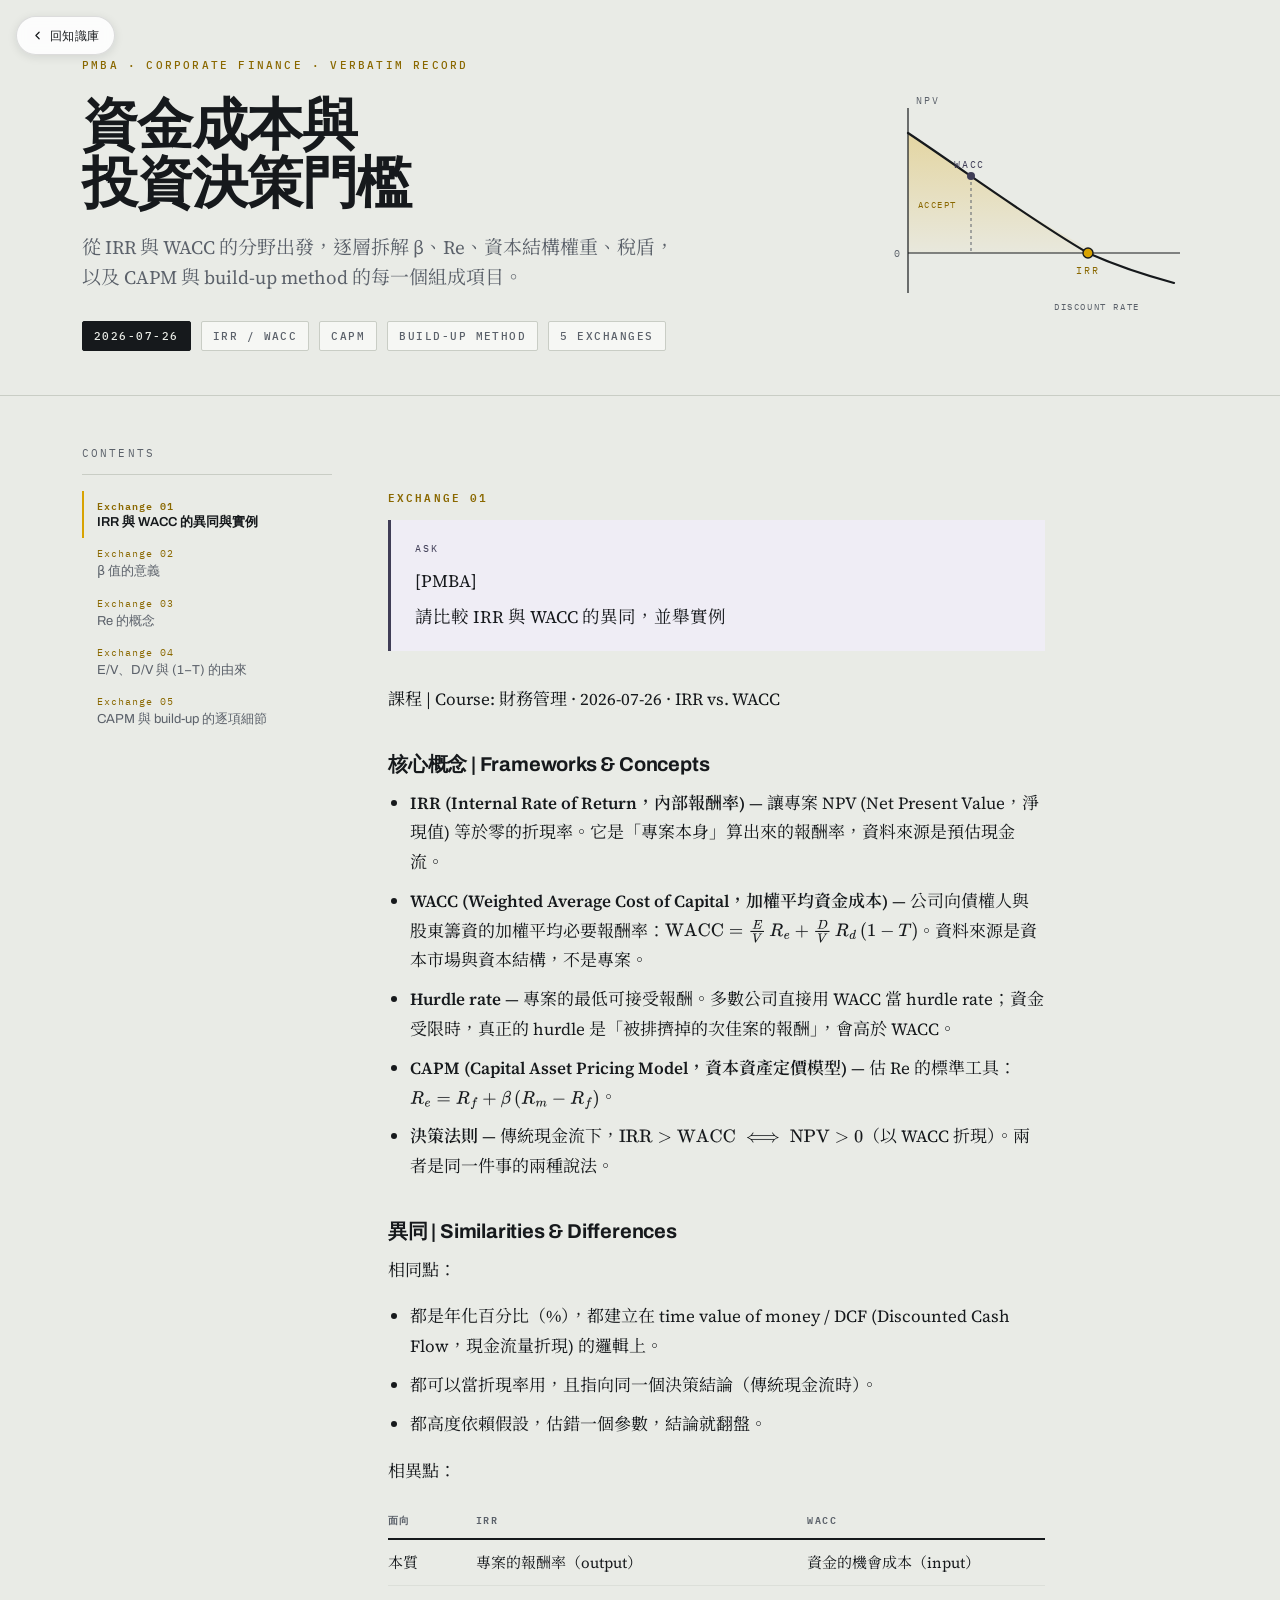
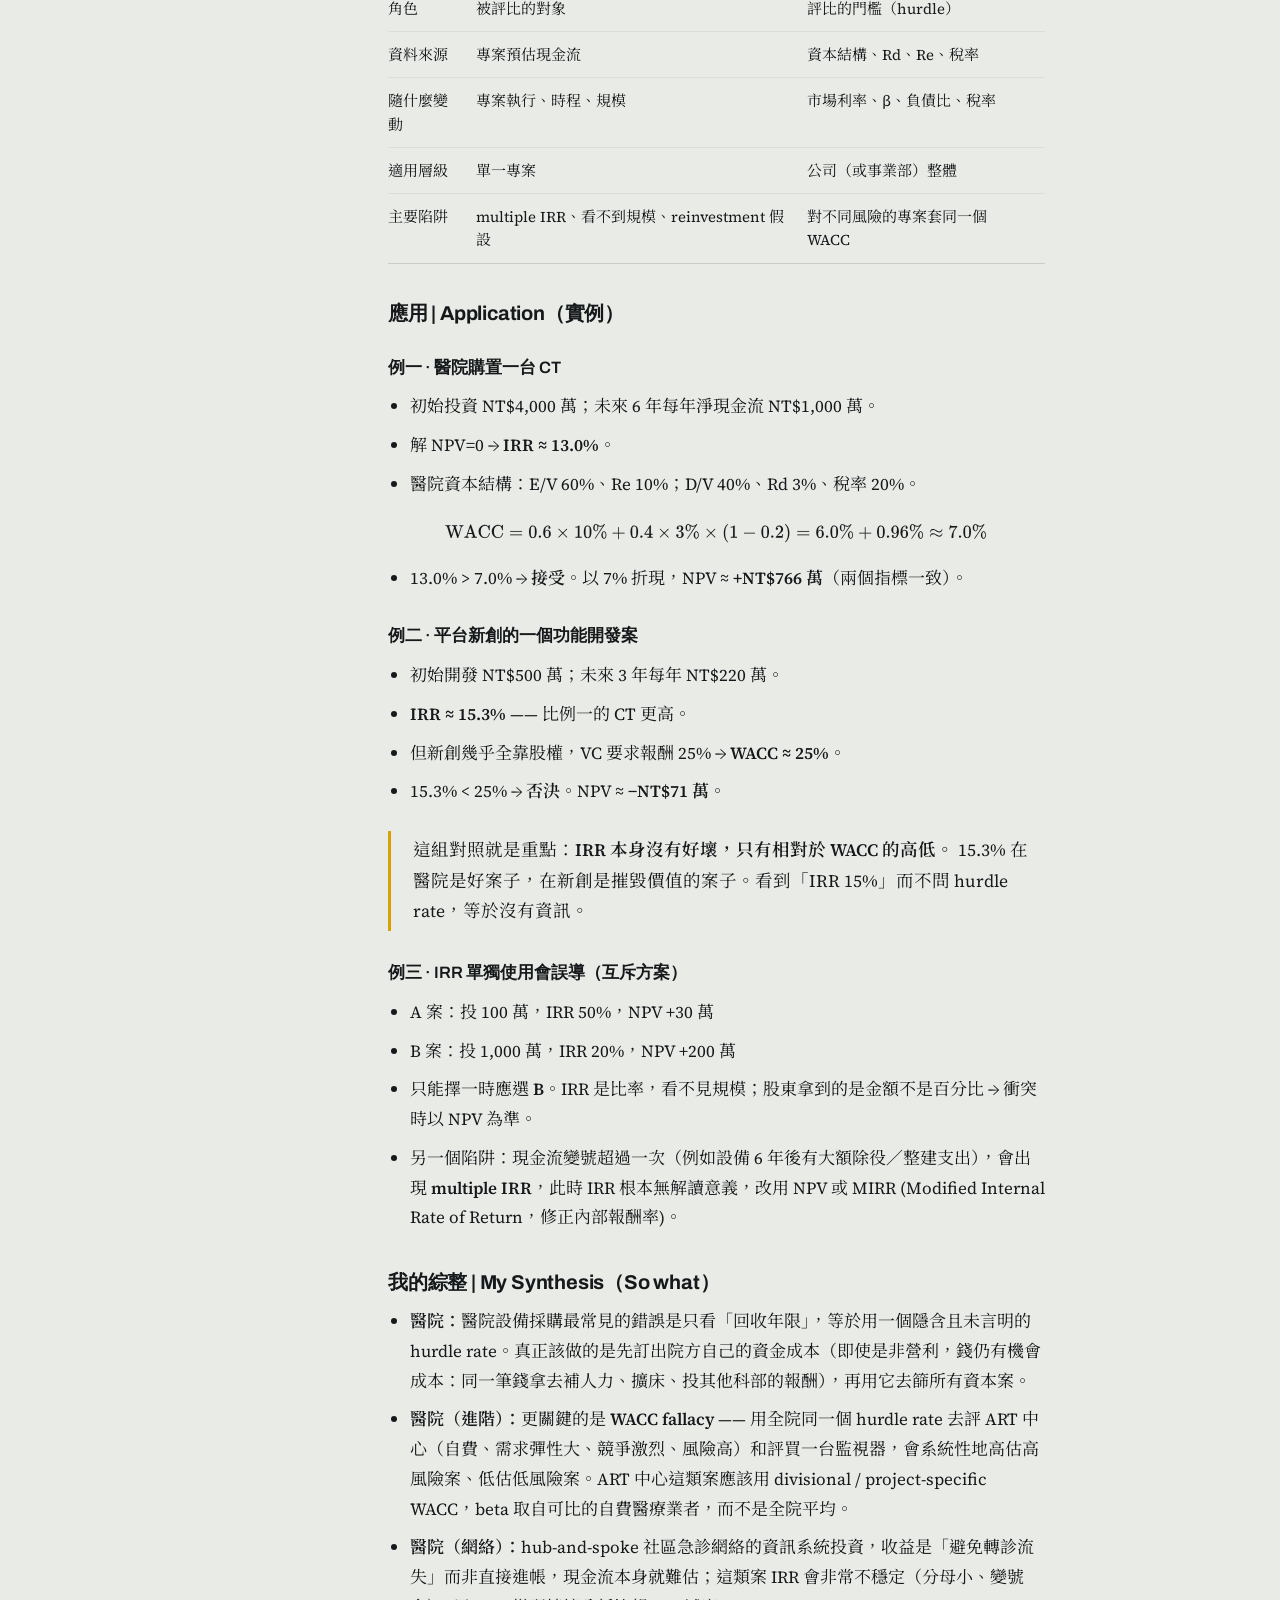
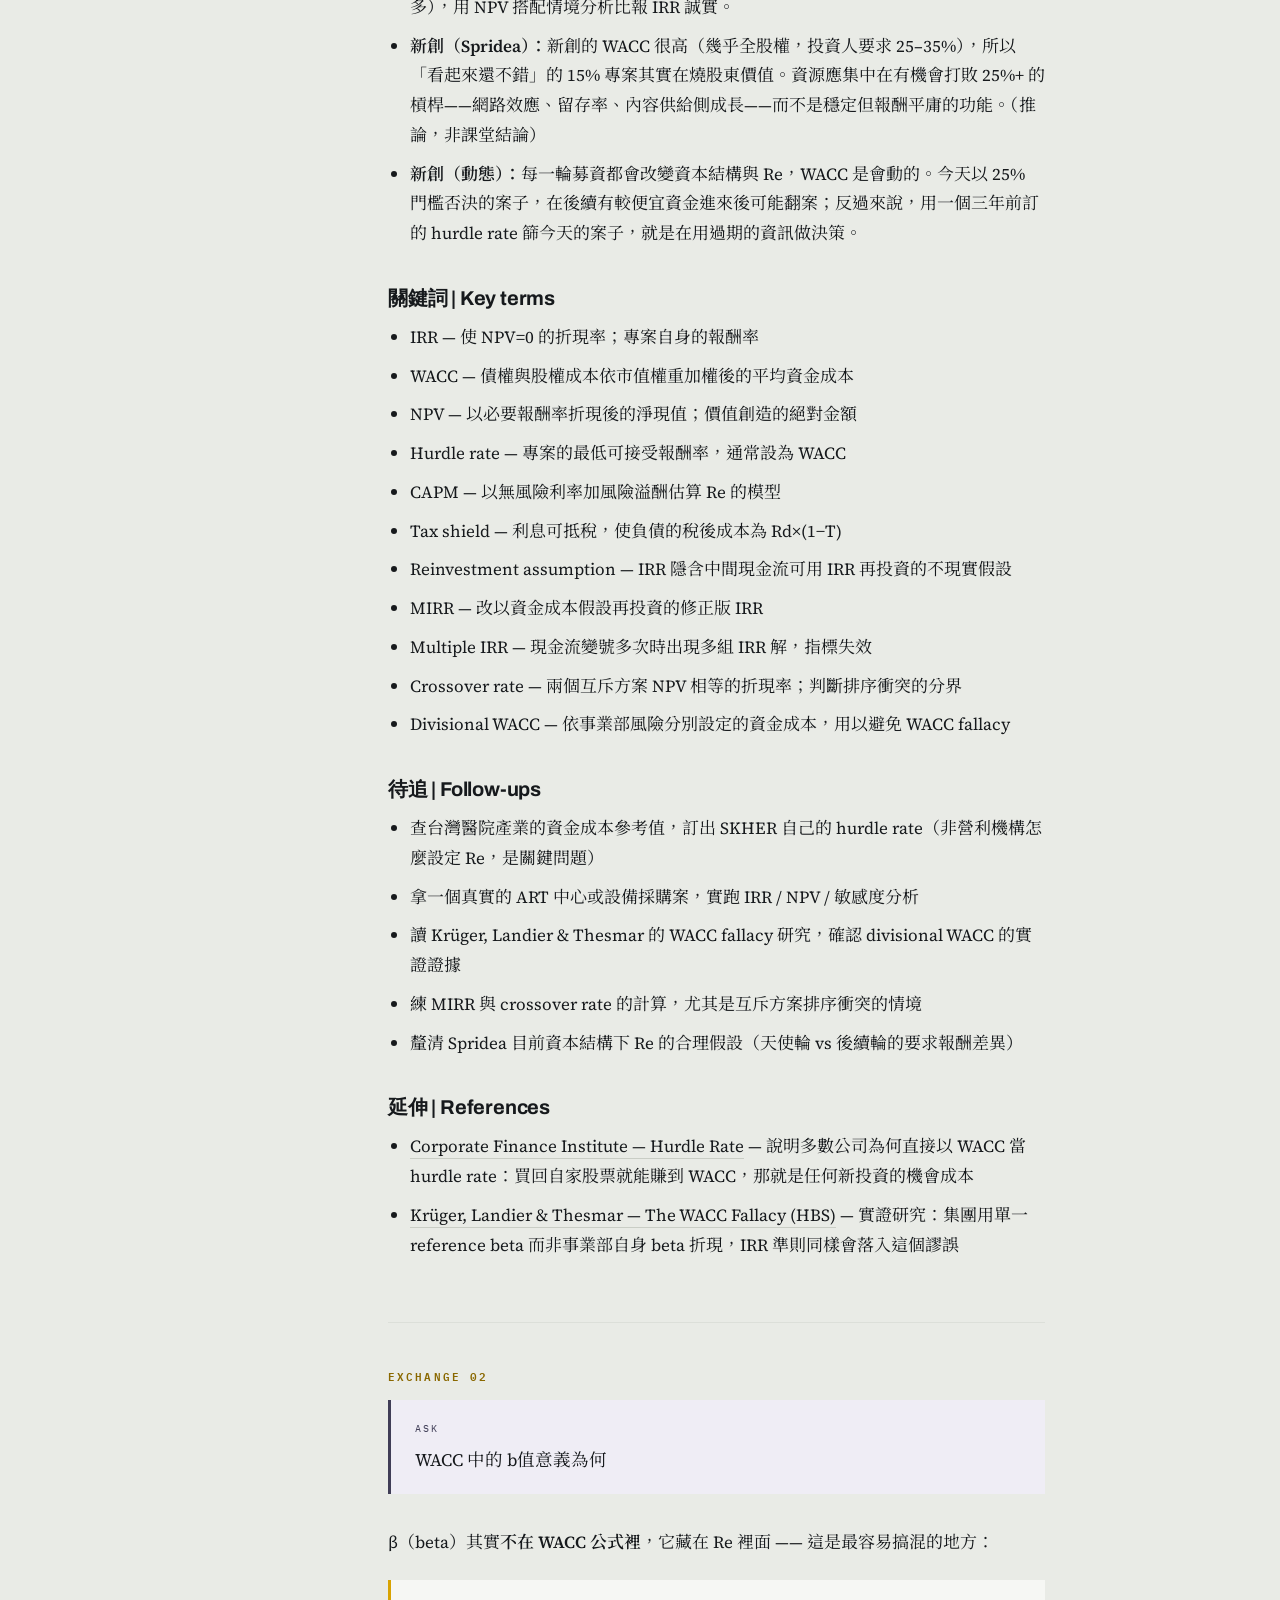
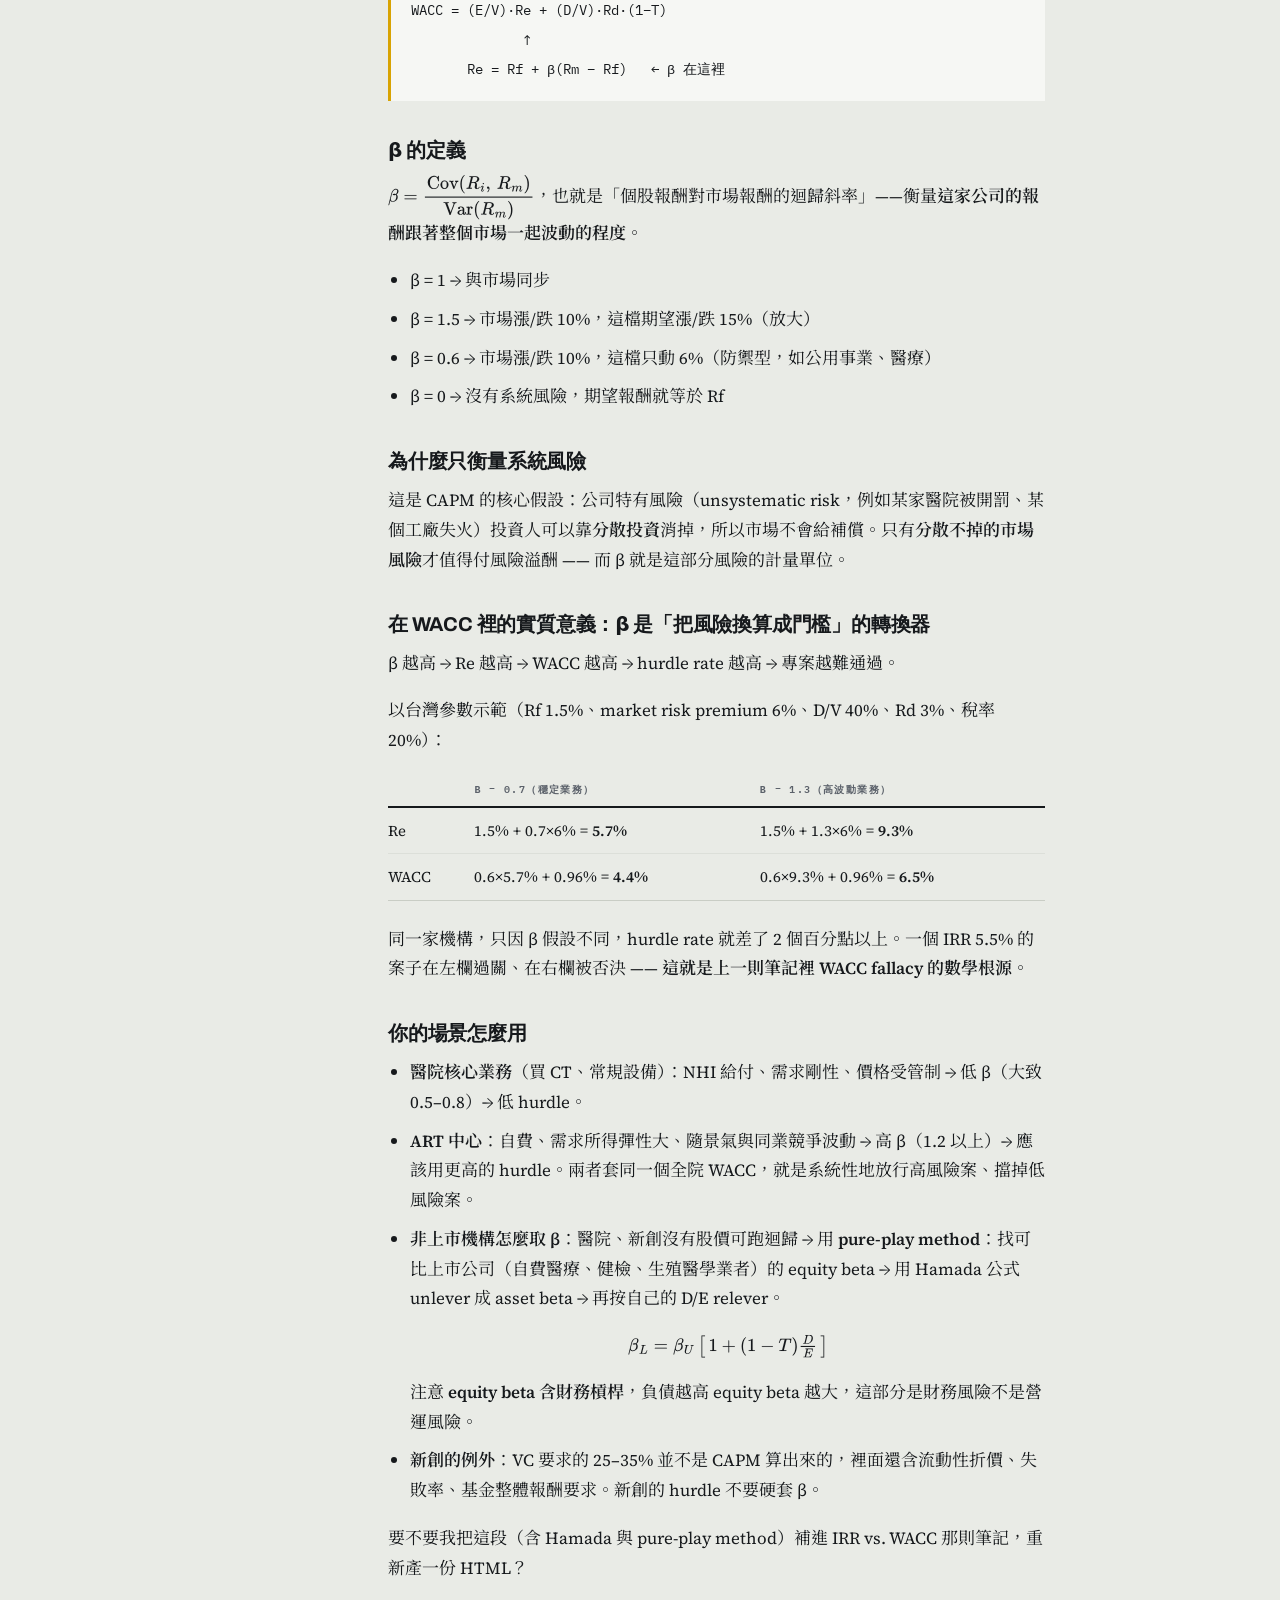
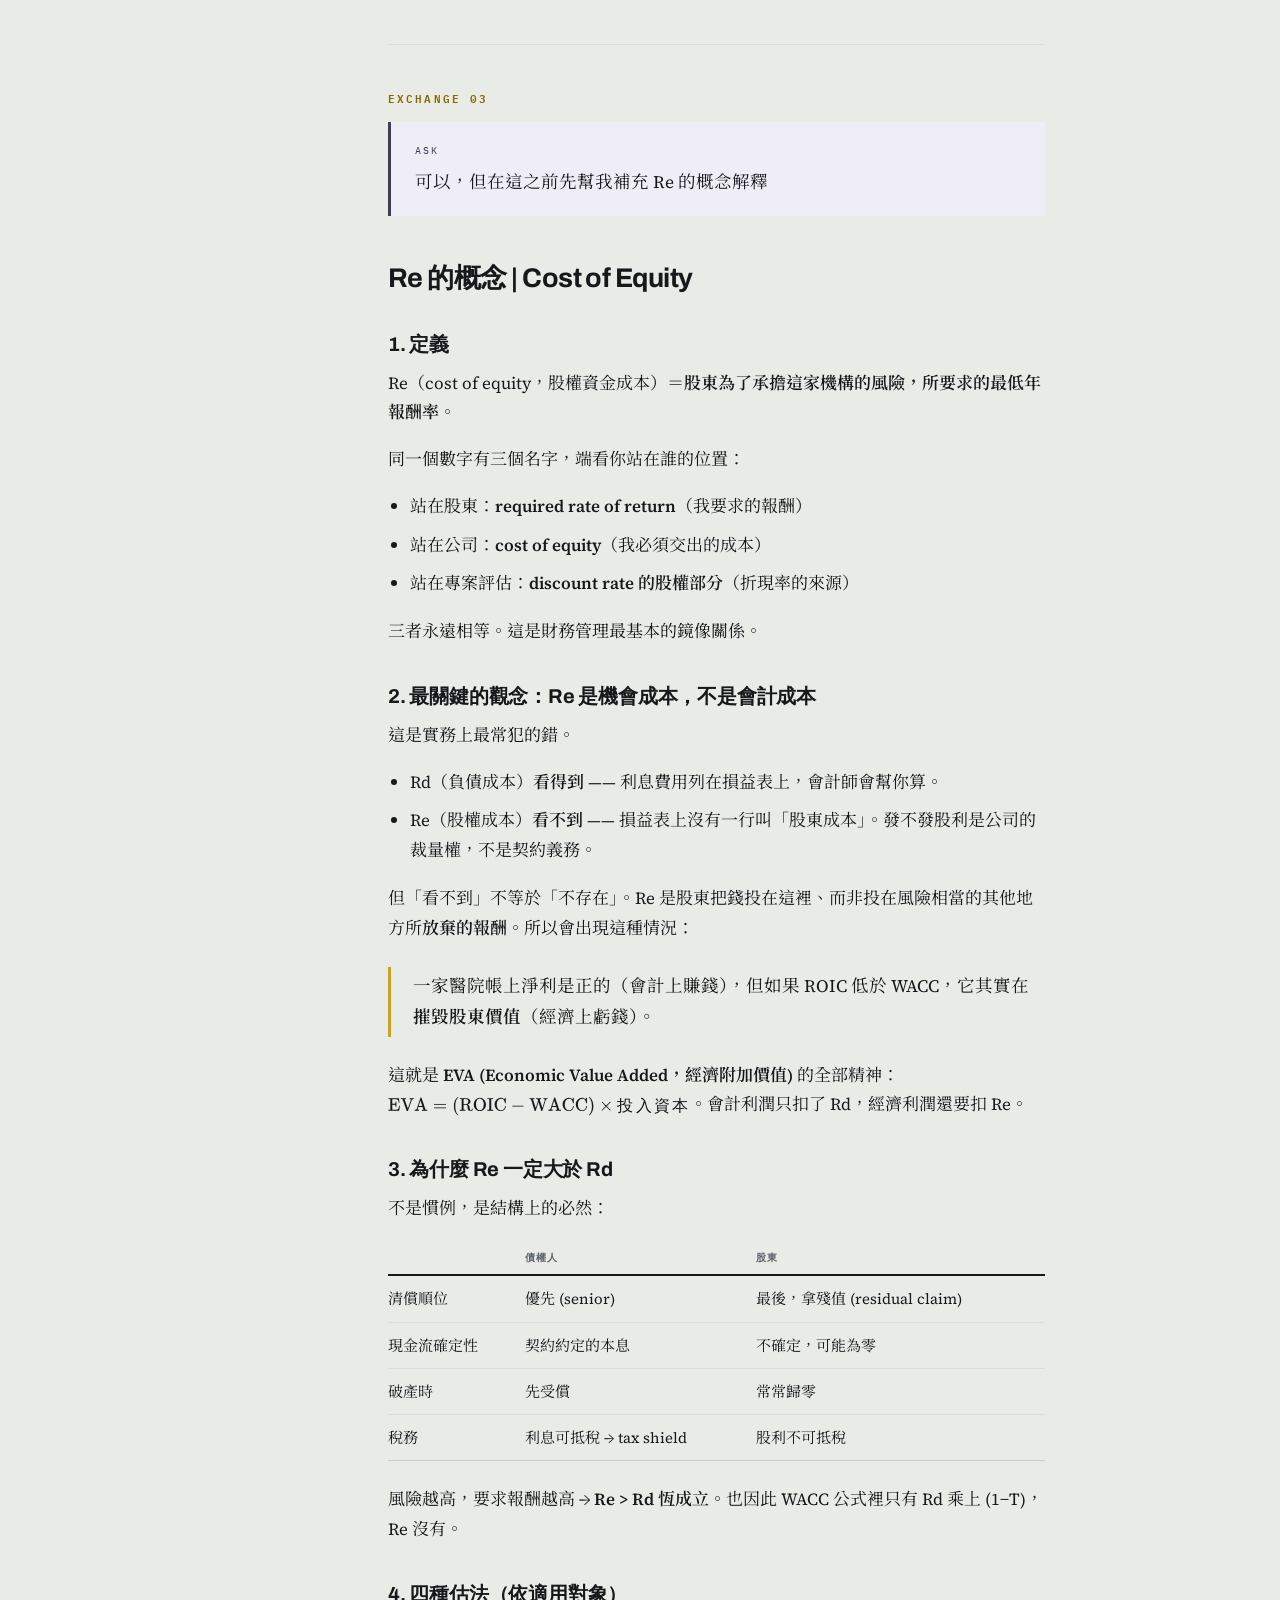
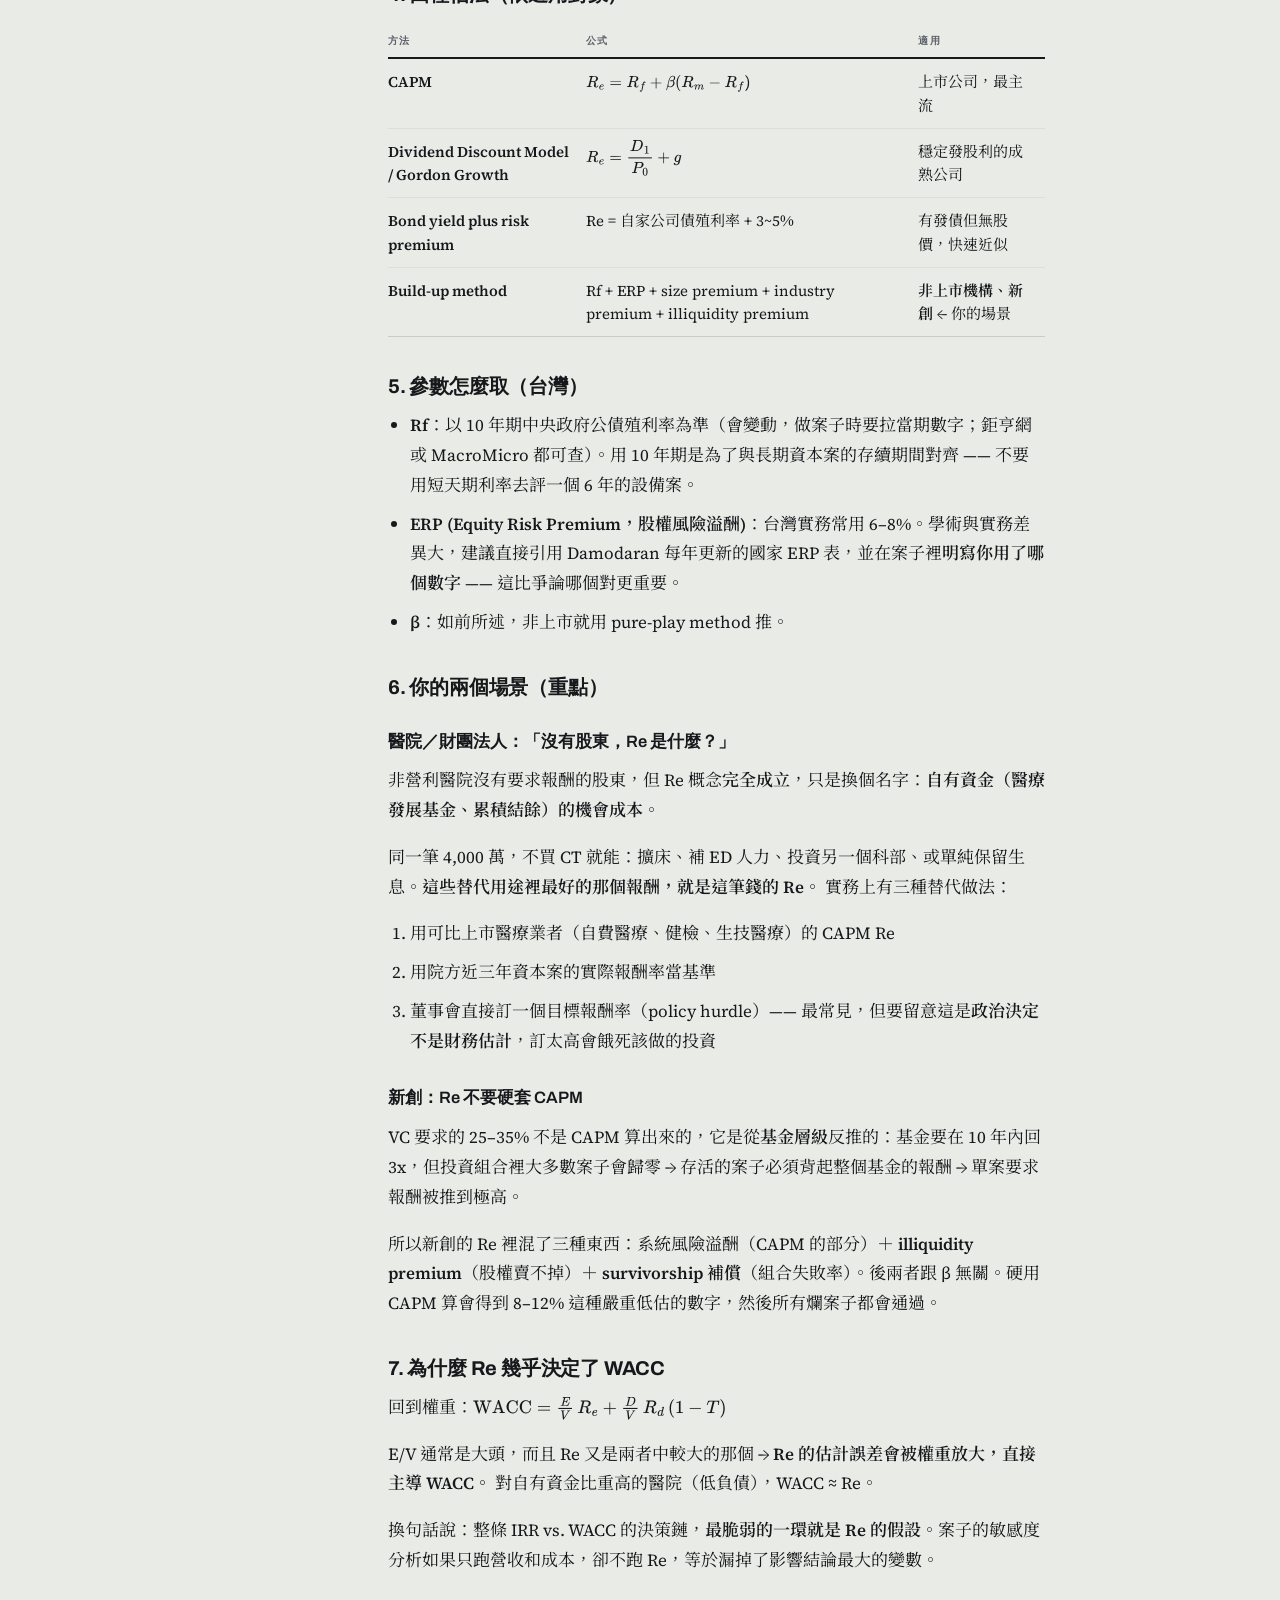
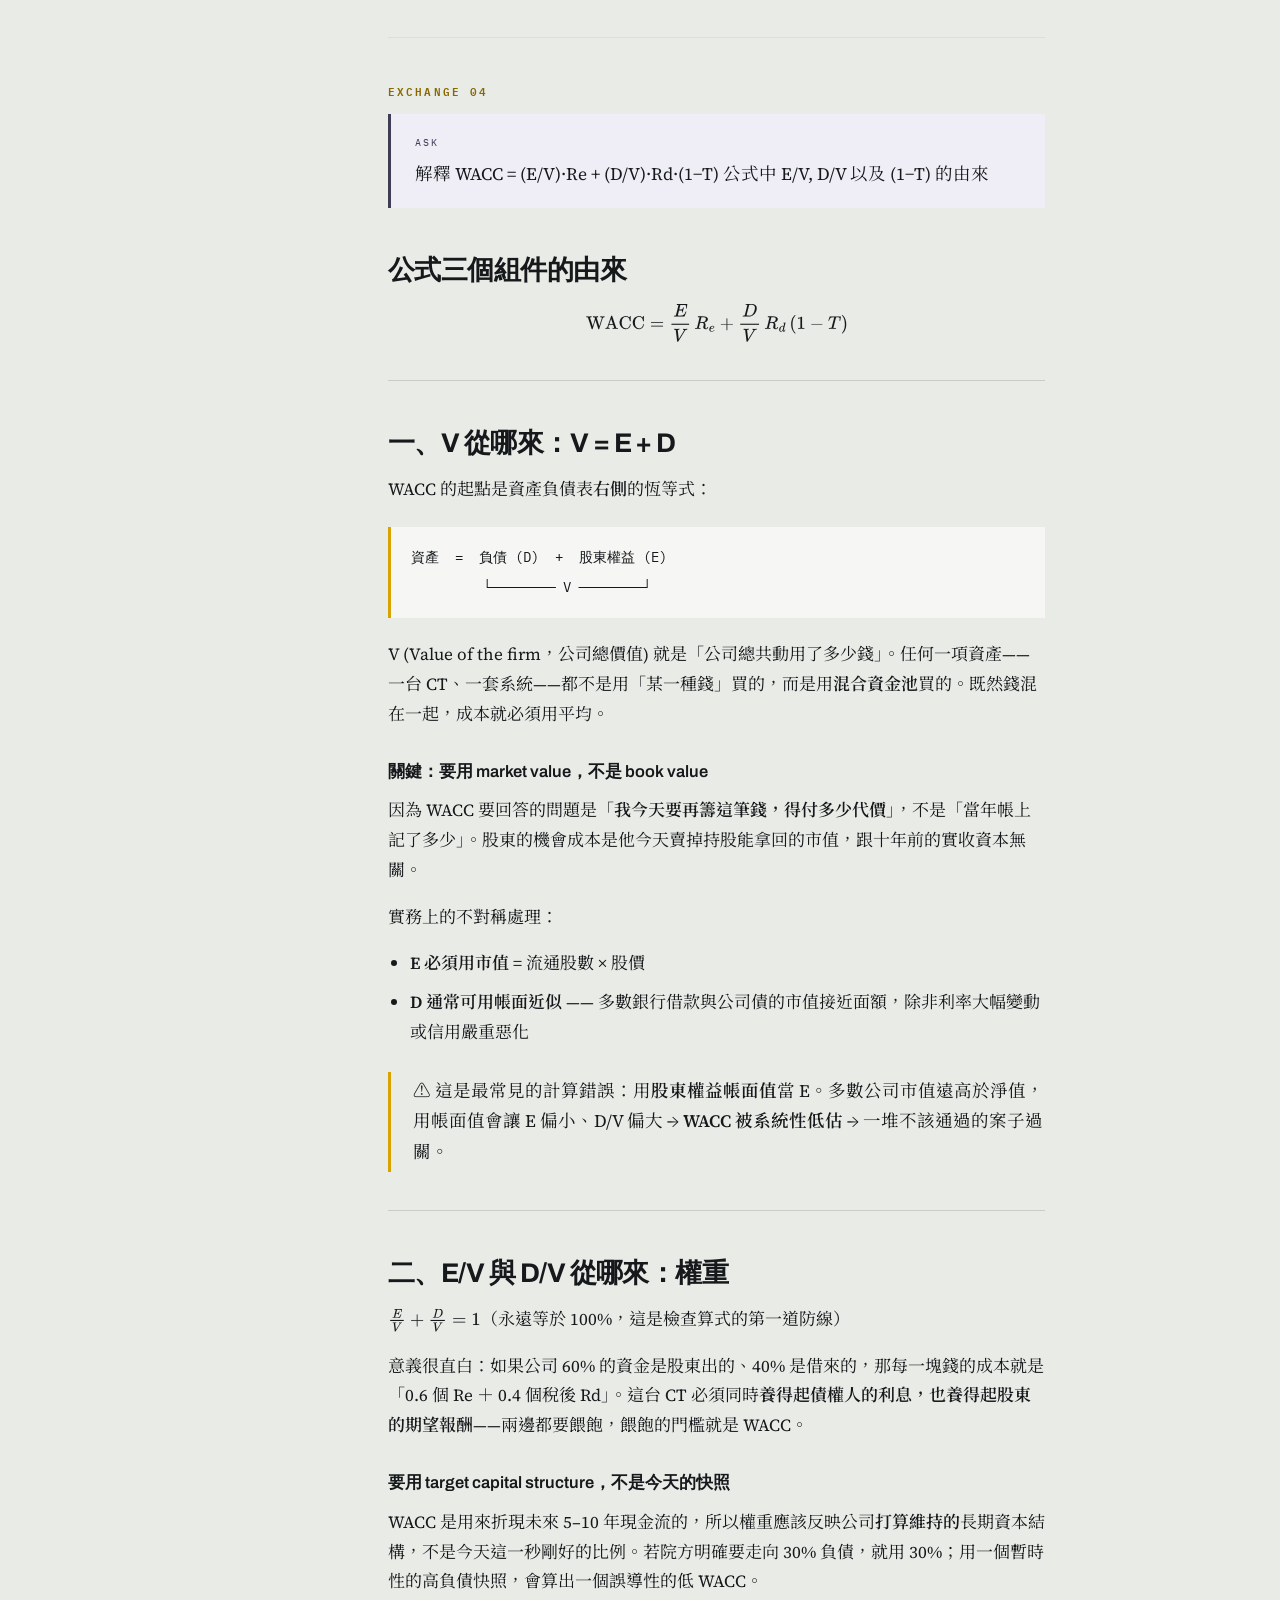
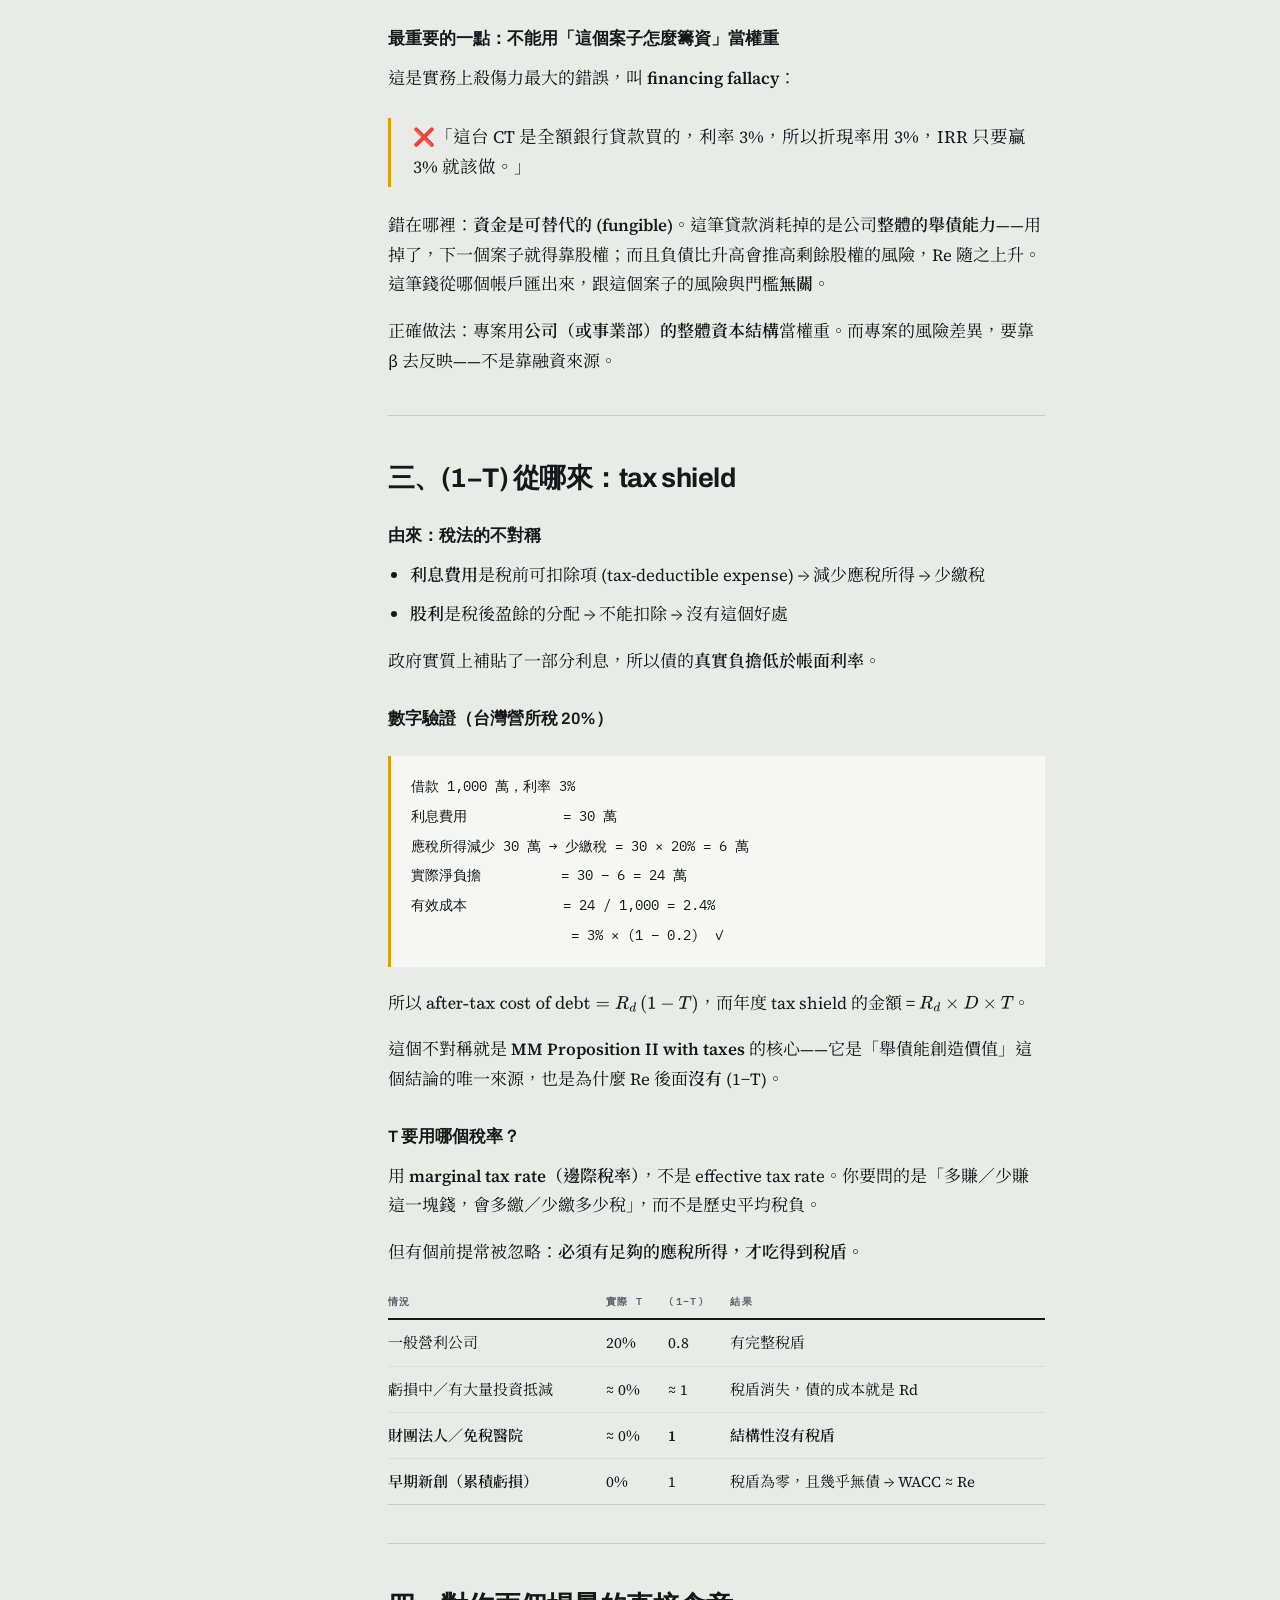
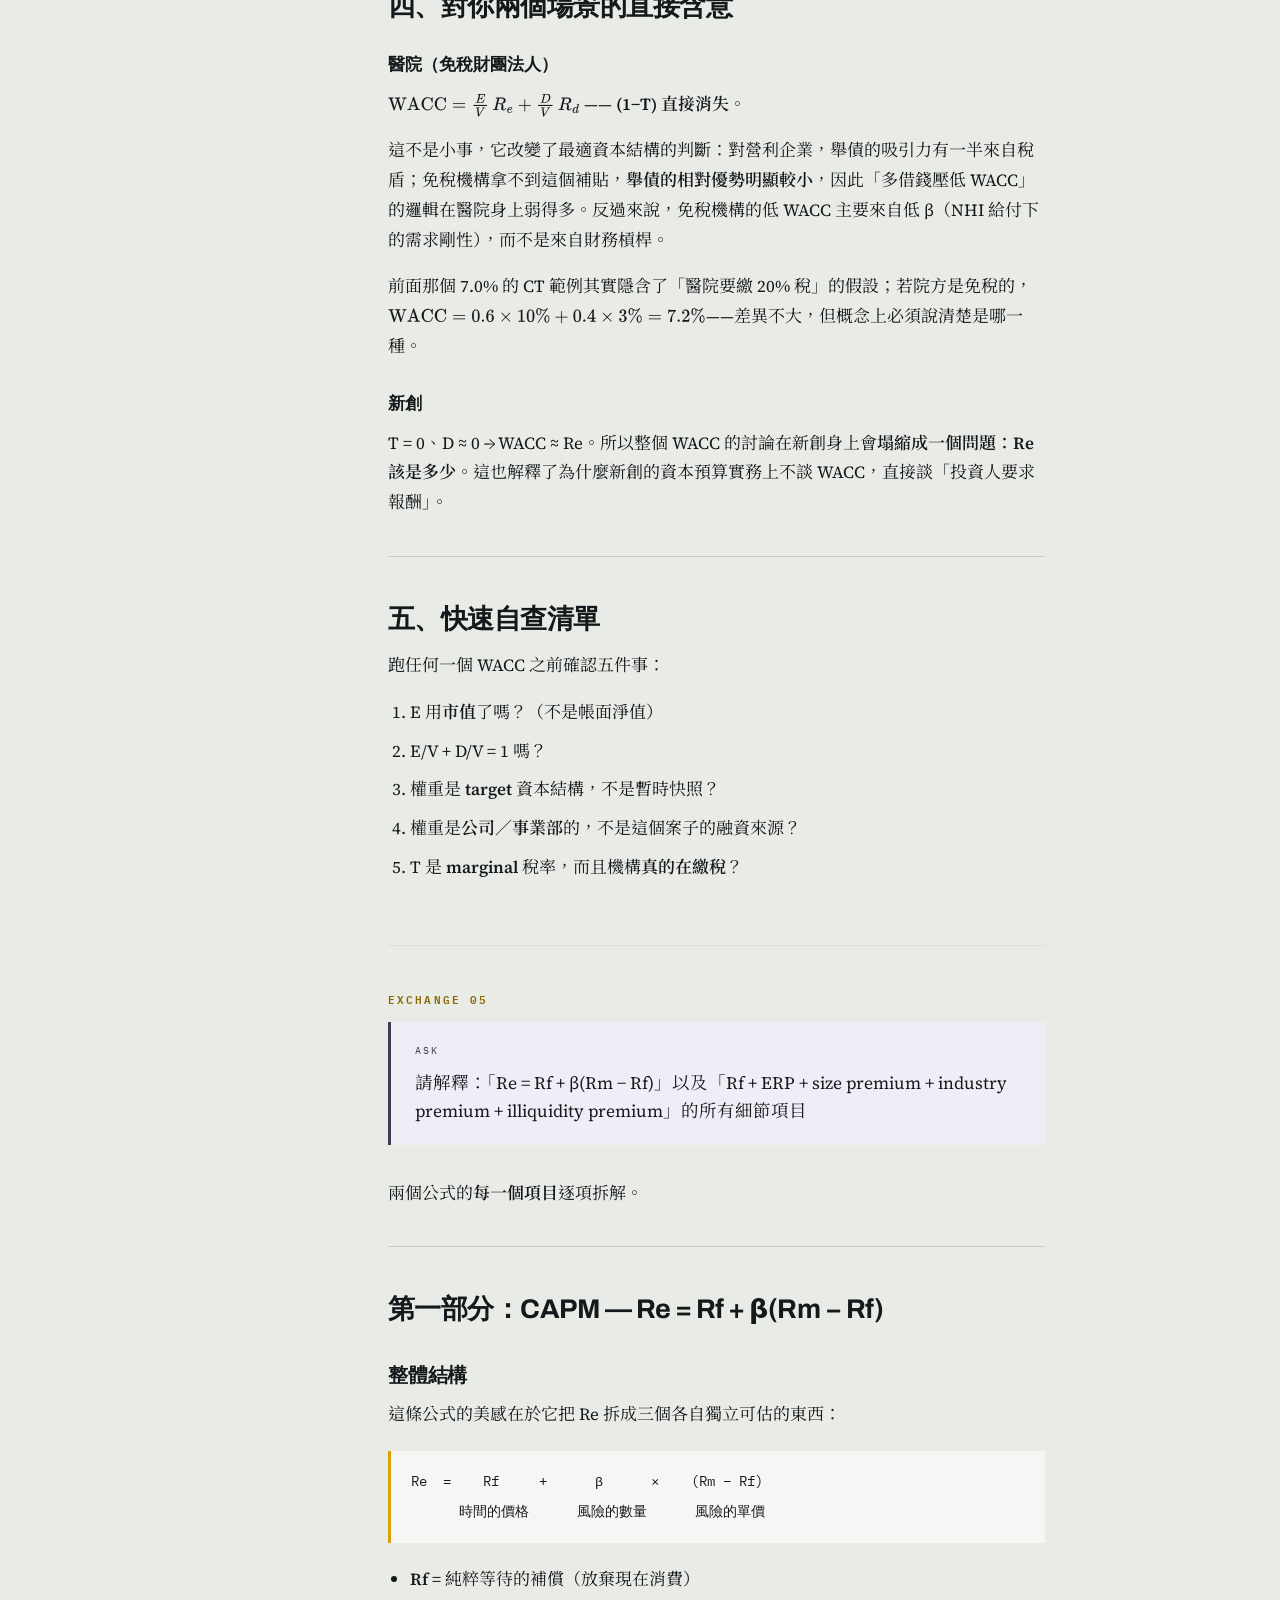
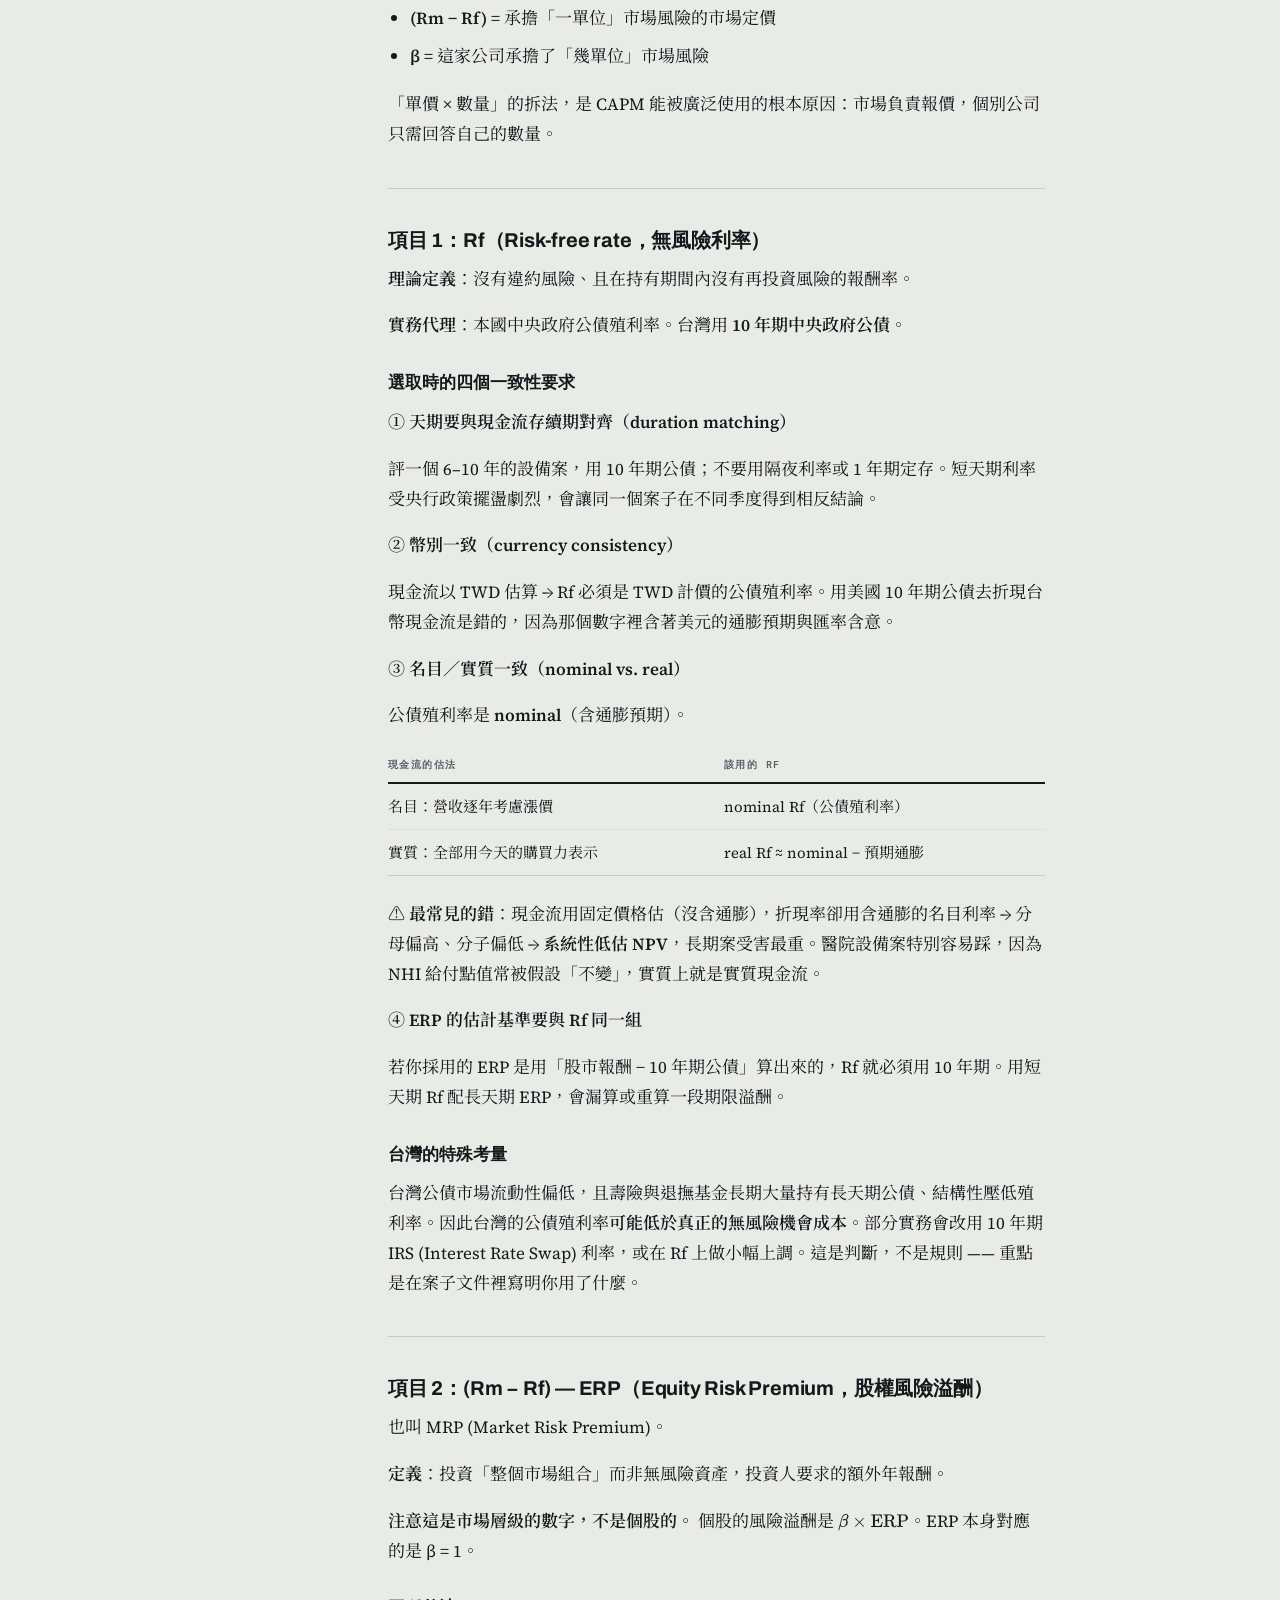
<file: notes/pmba-2026-07-26-cost-of-capital-verbatim.html>
<!DOCTYPE html>
<html lang="zh-Hant">
<head>
<meta charset="utf-8">
<meta name="viewport" content="width=device-width, initial-scale=1">
<title>資金成本與投資決策 — 對話逐字稿</title>
<link rel="preconnect" href="https://fonts.googleapis.com">
<link rel="preconnect" href="https://fonts.gstatic.com" crossorigin>
<link href="https://fonts.googleapis.com/css2?family=Archivo:wght@400;500;700;800&family=IBM+Plex+Mono:wght@400;500;600&family=Source+Serif+4:opsz,wght@8..60,400;8..60,600&family=Noto+Serif+TC:wght@400;600;700&display=swap" rel="stylesheet">
<style>

mjx-container[jax="SVG"] {
  direction: ltr;
}

mjx-container[jax="SVG"] > svg {
  overflow: visible;
  min-height: 1px;
  min-width: 1px;
}

mjx-container[jax="SVG"] > svg a {
  fill: blue;
  stroke: blue;
}

mjx-container[jax="SVG"][display="true"] {
  display: block;
  text-align: center;
  margin: 1em 0;
}

mjx-container[jax="SVG"][display="true"][width="full"] {
  display: flex;
}

mjx-container[jax="SVG"][justify="left"] {
  text-align: left;
}

mjx-container[jax="SVG"][justify="right"] {
  text-align: right;
}

g[data-mml-node="merror"] > g {
  fill: red;
  stroke: red;
}

g[data-mml-node="merror"] > rect[data-background] {
  fill: yellow;
  stroke: none;
}

g[data-mml-node="mtable"] > line[data-line], svg[data-table] > g > line[data-line] {
  stroke-width: 70px;
  fill: none;
}

g[data-mml-node="mtable"] > rect[data-frame], svg[data-table] > g > rect[data-frame] {
  stroke-width: 70px;
  fill: none;
}

g[data-mml-node="mtable"] > .mjx-dashed, svg[data-table] > g > .mjx-dashed {
  stroke-dasharray: 140;
}

g[data-mml-node="mtable"] > .mjx-dotted, svg[data-table] > g > .mjx-dotted {
  stroke-linecap: round;
  stroke-dasharray: 0,140;
}

g[data-mml-node="mtable"] > g > svg {
  overflow: visible;
}

[jax="SVG"] mjx-tool {
  display: inline-block;
  position: relative;
  width: 0;
  height: 0;
}

[jax="SVG"] mjx-tool > mjx-tip {
  position: absolute;
  top: 0;
  left: 0;
}

mjx-tool > mjx-tip {
  display: inline-block;
  padding: .2em;
  border: 1px solid #888;
  font-size: 70%;
  background-color: #F8F8F8;
  color: black;
  box-shadow: 2px 2px 5px #AAAAAA;
}

g[data-mml-node="maction"][data-toggle] {
  cursor: pointer;
}

mjx-status {
  display: block;
  position: fixed;
  left: 1em;
  bottom: 1em;
  min-width: 25%;
  padding: .2em .4em;
  border: 1px solid #888;
  font-size: 90%;
  background-color: #F8F8F8;
  color: black;
}

foreignObject[data-mjx-xml] {
  font-family: initial;
  line-height: normal;
  overflow: visible;
}

mjx-container[jax="SVG"] path[data-c], mjx-container[jax="SVG"] use[data-c] {
  stroke-width: 3;
}

</style>
<style>
:root{
  --substrate:#E9EBE6;
  --card:#F6F7F4;
  --ink:#16191C;
  --ink-soft:#5B616A;
  --rule:#C9CDC5;
  --rule-soft:#DCDFD9;
  --yellow:#D8A302;
  --yellow-deep:#8A6800;
  --silicon:#3F3D56;
  --ask-bg:#EFEDF5;
  --sans:"Archivo",system-ui,-apple-system,"PingFang TC","Noto Sans TC",sans-serif;
  --serif:"Source Serif 4","Noto Serif TC",Georgia,"Songti TC",serif;
  --mono:"IBM Plex Mono",ui-monospace,Menlo,Consolas,monospace;
}
*{box-sizing:border-box;}
html{-webkit-text-size-adjust:100%;scroll-behavior:smooth;}
body{
  margin:0;background:var(--substrate);color:var(--ink);
  font-family:var(--serif);font-size:17px;line-height:1.75;
  -webkit-font-smoothing:antialiased;
}
::selection{background:var(--yellow);color:var(--ink);}
a{color:var(--ink);text-decoration:none;border-bottom:1px solid var(--rule);}
a:hover{border-bottom-color:var(--yellow-deep);}
:focus-visible{outline:2px solid var(--yellow-deep);outline-offset:3px;}

/* ---------- HERO ---------- */
.hero{border-bottom:1px solid var(--rule);}
.hero-inner{
  max-width:1180px;margin:0 auto;padding:56px 32px 44px;
  display:grid;grid-template-columns:minmax(0,1fr) 340px;gap:40px;align-items:center;
}
.eyebrow{
  font-family:var(--mono);font-size:11px;font-weight:500;
  text-transform:uppercase;letter-spacing:.2em;color:var(--yellow-deep);
  margin-bottom:22px;
}
h1{
  font-family:var(--sans);font-weight:800;letter-spacing:-0.02em;
  font-size:clamp(34px,5.2vw,56px);line-height:1.04;margin:0 0 18px;
}
.subtitle{
  font-size:19px;line-height:1.6;color:var(--ink-soft);
  max-width:60ch;margin:0 0 28px;
}
.meta-row{
  display:flex;flex-wrap:wrap;gap:10px;
}
.chip{
  font-family:var(--mono);font-size:10.5px;font-weight:500;
  text-transform:uppercase;letter-spacing:.14em;
  padding:5px 11px;border:1px solid var(--rule);border-radius:2px;
  color:var(--ink-soft);background:var(--card);
}
.chip.solid{background:var(--ink);color:var(--substrate);border-color:var(--ink);}
.signature{width:100%;height:auto;}

/* ---------- LAYOUT ---------- */
.shell{
  max-width:1180px;margin:0 auto;padding:0 32px 120px;
  display:grid;grid-template-columns:250px minmax(0,1fr);gap:56px;
}
.toc{
  position:sticky;top:0;align-self:start;
  padding:48px 0;max-height:100vh;overflow-y:auto;
}
.toc-label{
  font-family:var(--mono);font-size:10.5px;text-transform:uppercase;
  letter-spacing:.2em;color:var(--ink-soft);
  padding-bottom:12px;border-bottom:1px solid var(--rule);margin-bottom:16px;
}
.toc ol{list-style:none;margin:0;padding:0;}
.toc li{margin-bottom:2px;}
.toc a{
  display:block;padding:7px 12px 7px 13px;border:0;border-left:2px solid transparent;
  font-family:var(--sans);font-size:13px;line-height:1.4;color:var(--ink-soft);
  transition:color .15s,border-color .15s;
}
.toc a:hover{color:var(--ink);}
.toc a.active{color:var(--ink);border-left-color:var(--yellow);font-weight:600;}
.toc .num{
  font-family:var(--mono);font-size:10px;letter-spacing:.1em;
  color:var(--yellow-deep);display:block;margin-bottom:1px;
}
main{padding:48px 0 0;max-width:73ch;}

/* ---------- EXCHANGE ---------- */
.exchange{margin-bottom:12px;padding-bottom:44px;border-bottom:1px solid var(--rule-soft);}
.exchange:last-of-type{border-bottom:0;}
.ex-num{
  font-family:var(--mono);font-size:10.5px;font-weight:600;
  text-transform:uppercase;letter-spacing:.2em;color:var(--yellow-deep);
  margin:44px 0 14px;
}
.ask{
  background:var(--ask-bg);border-left:3px solid var(--silicon);
  padding:20px 24px;margin-bottom:34px;
}
.ask .ask-label{
  font-family:var(--mono);font-size:10px;text-transform:uppercase;
  letter-spacing:.2em;color:var(--silicon);margin-bottom:9px;
}
.ask p{margin:0;font-size:17.5px;line-height:1.6;color:var(--ink);}
.ask p + p{margin-top:8px;}

/* ---------- PROSE ---------- */
main h2{
  font-family:var(--sans);font-weight:700;letter-spacing:-0.02em;
  font-size:27px;line-height:1.2;margin:46px 0 16px;
}
main h3{
  font-family:var(--sans);font-weight:700;letter-spacing:-0.01em;
  font-size:20px;line-height:1.3;margin:36px 0 12px;
}
main h4{
  font-family:var(--sans);font-weight:600;font-size:16.5px;
  margin:28px 0 10px;
}
main p{margin:0 0 17px;}
main ul,main ol{margin:0 0 18px;padding-left:22px;}
main li{margin-bottom:9px;}
main li > ul,main li > ol{margin-top:9px;margin-bottom:4px;}
strong{font-weight:600;}
hr{border:0;border-top:1px solid var(--rule);margin:38px 0;}
blockquote{
  margin:24px 0;padding:4px 0 4px 22px;border-left:3px solid var(--yellow);
  color:var(--ink);font-size:17.5px;
}
blockquote p:last-child{margin-bottom:0;}
code{
  font-family:var(--mono);font-size:.88em;background:var(--card);
  border:1px solid var(--rule-soft);border-radius:2px;padding:1px 5px;
}
pre{
  background:var(--card);border-left:3px solid var(--yellow);
  padding:16px 20px;margin:22px 0;overflow-x:auto;
}
pre code{background:none;border:0;padding:0;font-size:13.5px;line-height:1.7;}
.callout{
  background:var(--card);border:1px solid var(--rule);
  padding:18px 22px;margin:24px 0;
}
.callout p:last-child{margin-bottom:0;}

/* ---------- TABLE ---------- */
.table-wrap{overflow-x:auto;margin:24px 0;}
table{
  border-collapse:collapse;width:100%;font-size:15px;
  font-variant-numeric:tabular-nums;
}
thead th{
  font-family:var(--mono);font-size:10px;font-weight:600;
  text-transform:uppercase;letter-spacing:.14em;color:var(--ink-soft);
  text-align:left;padding:0 14px 9px 0;border-bottom:2px solid var(--ink);
  white-space:nowrap;
}
tbody td{
  padding:11px 14px 11px 0;border-bottom:1px solid var(--rule-soft);
  vertical-align:top;line-height:1.55;
}
tbody tr:last-child td{border-bottom:1px solid var(--rule);}

/* ---------- MATH ---------- */
mjx-container{overflow-x:auto;overflow-y:hidden;max-width:100%;}
mjx-container[display="true"]{margin:22px 0;}

/* ---------- FOOTER / TOP ---------- */
footer{
  border-top:1px solid var(--rule);margin-top:20px;padding:32px 0 0;
  font-family:var(--mono);font-size:10.5px;text-transform:uppercase;
  letter-spacing:.16em;color:var(--ink-soft);
}
#toTop{
  position:fixed;right:26px;bottom:26px;width:42px;height:42px;
  background:var(--ink);color:var(--substrate);border:0;border-radius:2px;
  font-family:var(--mono);font-size:15px;cursor:pointer;
  opacity:0;pointer-events:none;transition:opacity .2s;
}
#toTop.show{opacity:1;pointer-events:auto;}

/* ---------- MOTION ---------- */
body{animation:fade .5s ease-out;}
@keyframes fade{from{opacity:0}to{opacity:1}}
@media (prefers-reduced-motion:reduce){
  *{animation:none!important;transition:none!important;}
  html{scroll-behavior:auto;}
}

/* ---------- RESPONSIVE ---------- */
@media (max-width:1000px){
  .toc{display:none;}
  .shell{grid-template-columns:minmax(0,1fr);gap:0;padding:0 24px 90px;}
  .hero-inner{grid-template-columns:minmax(0,1fr);padding:40px 24px 34px;gap:28px;}
  .signature{max-width:330px;}
  main{padding-top:36px;}
}
@media (max-width:600px){
  body{font-size:16px;}
  .hero-inner{padding:32px 20px 28px;}
  .shell{padding:0 20px 70px;}
  .ask{padding:16px 18px;}
  main h2{font-size:23px;}
  #toTop{right:16px;bottom:16px;}
}

/* ---------- PRINT ---------- */
@media print{
  body{background:#fff;font-size:11pt;animation:none;}
  .toc,#toTop{display:none!important;}
  .shell{display:block;padding:0;max-width:100%;}
  .hero-inner{display:block;padding:0 0 18pt;}
  main{max-width:100%;padding:0;}
  .signature{max-width:250px;}
  .exchange{page-break-inside:auto;}
  .ask{page-break-inside:avoid;background:#f2f1f7!important;-webkit-print-color-adjust:exact;print-color-adjust:exact;}
  table,pre,blockquote,mjx-container{page-break-inside:avoid;}
  h2,h3,h4{page-break-after:avoid;}
  .table-wrap{overflow:visible;}
  a{border-bottom:0;}
}
</style>
<script type="application/json" id="kb-meta">
{
  "id": "pmba-2026-07-26-cost-of-capital-verbatim",
  "prefix": "PMBA",
  "skill": "verbatim-kb-meta",
  "type": "verbatim-transcript",
  "title": "資金成本與投資決策門檻",
  "course": "財務管理",
  "date": "2026-07-26",
  "topic": "資金成本、IRR vs WACC、CAPM、build-up method、資本結構權重、稅盾",
  "tags": ["Verbatim", "Cost of Capital", "WACC", "IRR", "Hurdle Rate", "CAPM", "Build-up Method", "Beta", "Cost of Equity (Re)", "Capital Structure", "Tax Shield", "Divisional WACC", "WACC Fallacy", "MIRR"],
  "domains": ["hospital", "startup"],
  "created": "2026-07-26T21:00:00+08:00",
  "file": "notes/pmba-2026-07-26-cost-of-capital-verbatim.html"
}
</script>
</head>
<body>

<a href="../index.html" aria-label="回知識庫" style="position:fixed;top:16px;left:16px;z-index:1000;display:inline-flex;align-items:center;gap:6px;padding:8px 14px;font-family:'IBM Plex Mono',ui-monospace,monospace;font-size:12px;letter-spacing:.04em;text-decoration:none;color:#16191C;background:rgba(255,255,255,.86);-webkit-backdrop-filter:blur(6px);backdrop-filter:blur(6px);border:1px solid rgba(22,25,28,.14);border-radius:999px;box-shadow:0 2px 10px rgba(22,25,28,.10);">
  <svg width="13" height="13" viewBox="0 0 24 24" fill="none" stroke="currentColor" stroke-width="2.2" stroke-linecap="round" stroke-linejoin="round" aria-hidden="true"><path d="M15 18l-6-6 6-6"/></svg>回知識庫</a>

<header class="hero">
  <div class="hero-inner">
    <div>
      <div class="eyebrow">PMBA · Corporate Finance · Verbatim Record</div>
      <h1>資金成本與<br>投資決策門檻</h1>
      <p class="subtitle">從 IRR 與 WACC 的分野出發，逐層拆解 β、Re、資本結構權重、稅盾，以及 CAPM 與 build-up method 的每一個組成項目。</p>
      <div class="meta-row">
        <span class="chip solid">2026-07-26</span>
        <span class="chip">IRR / WACC</span>
        <span class="chip">CAPM</span>
        <span class="chip">Build-up Method</span>
        <span class="chip">5 Exchanges</span>
      </div>
    </div>
    <svg class="signature" viewBox="0 0 340 250" xmlns="http://www.w3.org/2000/svg" role="img" aria-label="NPV profile：NPV 隨折現率遞減，於 IRR 處穿越零線">
      <defs>
        <linearGradient id="pos" x1="0" y1="0" x2="0" y2="1">
          <stop offset="0%" stop-color="#D8A302" stop-opacity="0.30"/>
          <stop offset="100%" stop-color="#D8A302" stop-opacity="0.04"/>
        </linearGradient>
      </defs>
      <path d="M50,55 C110,95 170,140 230,170 L230,175 L50,175 Z" fill="url(#pos)"/>
      <line x1="50" y1="175" x2="322" y2="175" stroke="#16191C" stroke-width="1.2"/>
      <line x1="50" y1="30" x2="50" y2="215" stroke="#16191C" stroke-width="1.2"/>
      <path d="M50,55 C110,95 170,140 230,175 C263,190 294,199 316,205"
            fill="none" stroke="#16191C" stroke-width="2.2" stroke-linecap="round"/>
      <line x1="113" y1="98" x2="113" y2="175" stroke="#5B616A" stroke-width="1" stroke-dasharray="3 3"/>
      <circle cx="113" cy="98" r="4" fill="#3F3D56"/>
      <circle cx="230" cy="175" r="5" fill="#D8A302" stroke="#16191C" stroke-width="1.4"/>
      <text x="58" y="26" font-family="IBM Plex Mono, monospace" font-size="9.5" letter-spacing="1.8" fill="#5B616A">NPV</text>
      <text x="96" y="90" font-family="IBM Plex Mono, monospace" font-size="9.5" letter-spacing="1.8" fill="#3F3D56">WACC</text>
      <text x="218" y="196" font-family="IBM Plex Mono, monospace" font-size="9.5" letter-spacing="1.8" fill="#8A6800">IRR</text>
      <text x="36" y="179" font-family="IBM Plex Mono, monospace" font-size="9.5" fill="#5B616A">0</text>
      <text x="196" y="232" font-family="IBM Plex Mono, monospace" font-size="9" letter-spacing="1.6" fill="#5B616A">DISCOUNT RATE</text>
      <text x="60" y="130" font-family="IBM Plex Mono, monospace" font-size="8.5" letter-spacing="1.4" fill="#8A6800">ACCEPT</text>
    </svg>
  </div>
</header>

<div class="shell">
  <nav class="toc" aria-label="目錄">
    <div class="toc-label">Contents</div>
    <ol>
      <li><a href="#ex01"><span class="num">Exchange 01</span>IRR 與 WACC 的異同與實例</a></li>
      <li><a href="#ex02"><span class="num">Exchange 02</span>β 值的意義</a></li>
      <li><a href="#ex03"><span class="num">Exchange 03</span>Re 的概念</a></li>
      <li><a href="#ex04"><span class="num">Exchange 04</span>E/V、D/V 與 (1−T) 的由來</a></li>
      <li><a href="#ex05"><span class="num">Exchange 05</span>CAPM 與 build-up 的逐項細節</a></li>
    </ol>
  </nav>

  <main>

    <section class="exchange" id="ex01">
      <div class="ex-num">Exchange 01</div>
      <div class="ask">
        <div class="ask-label">Ask</div>
        <p>[PMBA]</p>
        <p>請比較 IRR 與 WACC 的異同，並舉實例</p>
      </div>

      <p>課程 | Course: 財務管理 · 2026-07-26 · IRR vs. WACC</p>

      <h3>核心概念 | Frameworks &amp; Concepts</h3>
      <ul>
        <li><strong>IRR (Internal Rate of Return，內部報酬率)</strong> — 讓專案 NPV (Net Present Value，淨現值) 等於零的折現率。它是「專案本身」算出來的報酬率，資料來源是預估現金流。</li>
        <li><strong>WACC (Weighted Average Cost of Capital，加權平均資金成本)</strong> — 公司向債權人與股東籌資的加權平均必要報酬率：<span><mjx-container class="MathJax" jax="SVG"><svg style="vertical-align: -0.816ex;" xmlns="http://www.w3.org/2000/svg" width="31.389ex" height="2.8ex" role="img" focusable="false" viewBox="0 -877 13873.9 1237.5" xmlns:xlink="http://www.w3.org/1999/xlink"><defs><path id="MJX-11-TEX-N-57" d="M792 683Q810 680 914 680Q991 680 1003 683H1009V637H996Q931 633 915 598Q912 591 863 438T766 135T716 -17Q711 -22 694 -22Q676 -22 673 -15Q671 -13 593 231L514 477L435 234Q416 174 391 92T358 -6T341 -22H331Q314 -21 310 -15Q309 -14 208 302T104 622Q98 632 87 633Q73 637 35 637H18V683H27Q69 681 154 681Q164 681 181 681T216 681T249 682T276 683H287H298V637H285Q213 637 213 620Q213 616 289 381L364 144L427 339Q490 535 492 546Q487 560 482 578T475 602T468 618T461 628T449 633T433 636T408 637H380V683H388Q397 680 508 680Q629 680 650 683H660V637H647Q576 637 576 619L727 146Q869 580 869 600Q869 605 863 612T839 627T794 637H783V683H792Z"></path><path id="MJX-11-TEX-N-41" d="M255 0Q240 3 140 3Q48 3 39 0H32V46H47Q119 49 139 88Q140 91 192 245T295 553T348 708Q351 716 366 716H376Q396 715 400 709Q402 707 508 390L617 67Q624 54 636 51T687 46H717V0H708Q699 3 581 3Q458 3 437 0H427V46H440Q510 46 510 64Q510 66 486 138L462 209H229L209 150Q189 91 189 85Q189 72 209 59T259 46H264V0H255ZM447 255L345 557L244 256Q244 255 345 255H447Z"></path><path id="MJX-11-TEX-N-43" d="M56 342Q56 428 89 500T174 615T283 681T391 705Q394 705 400 705T408 704Q499 704 569 636L582 624L612 663Q639 700 643 704Q644 704 647 704T653 705H657Q660 705 666 699V419L660 413H626Q620 419 619 430Q610 512 571 572T476 651Q457 658 426 658Q322 658 252 588Q173 509 173 342Q173 221 211 151Q232 111 263 84T328 45T384 29T428 24Q517 24 571 93T626 244Q626 251 632 257H660L666 251V236Q661 133 590 56T403 -21Q262 -21 159 83T56 342Z"></path><path id="MJX-11-TEX-N-3D" d="M56 347Q56 360 70 367H707Q722 359 722 347Q722 336 708 328L390 327H72Q56 332 56 347ZM56 153Q56 168 72 173H708Q722 163 722 153Q722 140 707 133H70Q56 140 56 153Z"></path><path id="MJX-11-TEX-I-1D438" d="M492 213Q472 213 472 226Q472 230 477 250T482 285Q482 316 461 323T364 330H312Q311 328 277 192T243 52Q243 48 254 48T334 46Q428 46 458 48T518 61Q567 77 599 117T670 248Q680 270 683 272Q690 274 698 274Q718 274 718 261Q613 7 608 2Q605 0 322 0H133Q31 0 31 11Q31 13 34 25Q38 41 42 43T65 46Q92 46 125 49Q139 52 144 61Q146 66 215 342T285 622Q285 629 281 629Q273 632 228 634H197Q191 640 191 642T193 659Q197 676 203 680H757Q764 676 764 669Q764 664 751 557T737 447Q735 440 717 440H705Q698 445 698 453L701 476Q704 500 704 528Q704 558 697 578T678 609T643 625T596 632T532 634H485Q397 633 392 631Q388 629 386 622Q385 619 355 499T324 377Q347 376 372 376H398Q464 376 489 391T534 472Q538 488 540 490T557 493Q562 493 565 493T570 492T572 491T574 487T577 483L544 351Q511 218 508 216Q505 213 492 213Z"></path><path id="MJX-11-TEX-I-1D449" d="M52 648Q52 670 65 683H76Q118 680 181 680Q299 680 320 683H330Q336 677 336 674T334 656Q329 641 325 637H304Q282 635 274 635Q245 630 242 620Q242 618 271 369T301 118L374 235Q447 352 520 471T595 594Q599 601 599 609Q599 633 555 637Q537 637 537 648Q537 649 539 661Q542 675 545 679T558 683Q560 683 570 683T604 682T668 681Q737 681 755 683H762Q769 676 769 672Q769 655 760 640Q757 637 743 637Q730 636 719 635T698 630T682 623T670 615T660 608T652 599T645 592L452 282Q272 -9 266 -16Q263 -18 259 -21L241 -22H234Q216 -22 216 -15Q213 -9 177 305Q139 623 138 626Q133 637 76 637H59Q52 642 52 648Z"></path><path id="MJX-11-TEX-I-1D445" d="M230 637Q203 637 198 638T193 649Q193 676 204 682Q206 683 378 683Q550 682 564 680Q620 672 658 652T712 606T733 563T739 529Q739 484 710 445T643 385T576 351T538 338L545 333Q612 295 612 223Q612 212 607 162T602 80V71Q602 53 603 43T614 25T640 16Q668 16 686 38T712 85Q717 99 720 102T735 105Q755 105 755 93Q755 75 731 36Q693 -21 641 -21H632Q571 -21 531 4T487 82Q487 109 502 166T517 239Q517 290 474 313Q459 320 449 321T378 323H309L277 193Q244 61 244 59Q244 55 245 54T252 50T269 48T302 46H333Q339 38 339 37T336 19Q332 6 326 0H311Q275 2 180 2Q146 2 117 2T71 2T50 1Q33 1 33 10Q33 12 36 24Q41 43 46 45Q50 46 61 46H67Q94 46 127 49Q141 52 146 61Q149 65 218 339T287 628Q287 635 230 637ZM630 554Q630 586 609 608T523 636Q521 636 500 636T462 637H440Q393 637 386 627Q385 624 352 494T319 361Q319 360 388 360Q466 361 492 367Q556 377 592 426Q608 449 619 486T630 554Z"></path><path id="MJX-11-TEX-I-1D452" d="M39 168Q39 225 58 272T107 350T174 402T244 433T307 442H310Q355 442 388 420T421 355Q421 265 310 237Q261 224 176 223Q139 223 138 221Q138 219 132 186T125 128Q125 81 146 54T209 26T302 45T394 111Q403 121 406 121Q410 121 419 112T429 98T420 82T390 55T344 24T281 -1T205 -11Q126 -11 83 42T39 168ZM373 353Q367 405 305 405Q272 405 244 391T199 357T170 316T154 280T149 261Q149 260 169 260Q282 260 327 284T373 353Z"></path><path id="MJX-11-TEX-N-2B" d="M56 237T56 250T70 270H369V420L370 570Q380 583 389 583Q402 583 409 568V270H707Q722 262 722 250T707 230H409V-68Q401 -82 391 -82H389H387Q375 -82 369 -68V230H70Q56 237 56 250Z"></path><path id="MJX-11-TEX-I-1D437" d="M287 628Q287 635 230 637Q207 637 200 638T193 647Q193 655 197 667T204 682Q206 683 403 683Q570 682 590 682T630 676Q702 659 752 597T803 431Q803 275 696 151T444 3L430 1L236 0H125H72Q48 0 41 2T33 11Q33 13 36 25Q40 41 44 43T67 46Q94 46 127 49Q141 52 146 61Q149 65 218 339T287 628ZM703 469Q703 507 692 537T666 584T629 613T590 629T555 636Q553 636 541 636T512 636T479 637H436Q392 637 386 627Q384 623 313 339T242 52Q242 48 253 48T330 47Q335 47 349 47T373 46Q499 46 581 128Q617 164 640 212T683 339T703 469Z"></path><path id="MJX-11-TEX-I-1D451" d="M366 683Q367 683 438 688T511 694Q523 694 523 686Q523 679 450 384T375 83T374 68Q374 26 402 26Q411 27 422 35Q443 55 463 131Q469 151 473 152Q475 153 483 153H487H491Q506 153 506 145Q506 140 503 129Q490 79 473 48T445 8T417 -8Q409 -10 393 -10Q359 -10 336 5T306 36L300 51Q299 52 296 50Q294 48 292 46Q233 -10 172 -10Q117 -10 75 30T33 157Q33 205 53 255T101 341Q148 398 195 420T280 442Q336 442 364 400Q369 394 369 396Q370 400 396 505T424 616Q424 629 417 632T378 637H357Q351 643 351 645T353 664Q358 683 366 683ZM352 326Q329 405 277 405Q242 405 210 374T160 293Q131 214 119 129Q119 126 119 118T118 106Q118 61 136 44T179 26Q233 26 290 98L298 109L352 326Z"></path><path id="MJX-11-TEX-N-28" d="M94 250Q94 319 104 381T127 488T164 576T202 643T244 695T277 729T302 750H315H319Q333 750 333 741Q333 738 316 720T275 667T226 581T184 443T167 250T184 58T225 -81T274 -167T316 -220T333 -241Q333 -250 318 -250H315H302L274 -226Q180 -141 137 -14T94 250Z"></path><path id="MJX-11-TEX-N-31" d="M213 578L200 573Q186 568 160 563T102 556H83V602H102Q149 604 189 617T245 641T273 663Q275 666 285 666Q294 666 302 660V361L303 61Q310 54 315 52T339 48T401 46H427V0H416Q395 3 257 3Q121 3 100 0H88V46H114Q136 46 152 46T177 47T193 50T201 52T207 57T213 61V578Z"></path><path id="MJX-11-TEX-N-2212" d="M84 237T84 250T98 270H679Q694 262 694 250T679 230H98Q84 237 84 250Z"></path><path id="MJX-11-TEX-I-1D447" d="M40 437Q21 437 21 445Q21 450 37 501T71 602L88 651Q93 669 101 677H569H659Q691 677 697 676T704 667Q704 661 687 553T668 444Q668 437 649 437Q640 437 637 437T631 442L629 445Q629 451 635 490T641 551Q641 586 628 604T573 629Q568 630 515 631Q469 631 457 630T439 622Q438 621 368 343T298 60Q298 48 386 46Q418 46 427 45T436 36Q436 31 433 22Q429 4 424 1L422 0Q419 0 415 0Q410 0 363 1T228 2Q99 2 64 0H49Q43 6 43 9T45 27Q49 40 55 46H83H94Q174 46 189 55Q190 56 191 56Q196 59 201 76T241 233Q258 301 269 344Q339 619 339 625Q339 630 310 630H279Q212 630 191 624Q146 614 121 583T67 467Q60 445 57 441T43 437H40Z"></path><path id="MJX-11-TEX-N-29" d="M60 749L64 750Q69 750 74 750H86L114 726Q208 641 251 514T294 250Q294 182 284 119T261 12T224 -76T186 -143T145 -194T113 -227T90 -246Q87 -249 86 -250H74Q66 -250 63 -250T58 -247T55 -238Q56 -237 66 -225Q221 -64 221 250T66 725Q56 737 55 738Q55 746 60 749Z"></path></defs><g stroke="currentColor" fill="currentColor" stroke-width="0" transform="scale(1,-1)"><g data-mml-node="math"><g data-mml-node="mtext"><use data-c="57" xlink:href="#MJX-11-TEX-N-57"></use><use data-c="41" xlink:href="#MJX-11-TEX-N-41" transform="translate(1028,0)"></use><use data-c="43" xlink:href="#MJX-11-TEX-N-43" transform="translate(1778,0)"></use><use data-c="43" xlink:href="#MJX-11-TEX-N-43" transform="translate(2500,0)"></use></g><g data-mml-node="mo" transform="translate(3499.8,0)"><use data-c="3D" xlink:href="#MJX-11-TEX-N-3D"></use></g><g data-mml-node="mstyle" transform="translate(4555.6,0)"><g data-mml-node="mfrac"><g data-mml-node="mi" transform="translate(221.8,394) scale(0.707)"><use data-c="1D438" xlink:href="#MJX-11-TEX-I-1D438"></use></g><g data-mml-node="mi" transform="translate(220,-345) scale(0.707)"><use data-c="1D449" xlink:href="#MJX-11-TEX-I-1D449"></use></g><rect width="743.8" height="60" x="120" y="220"></rect></g></g><g data-mml-node="mstyle" transform="translate(5539.3,0)"><g data-mml-node="mspace"></g></g><g data-mml-node="msub" transform="translate(5706.3,0)"><g data-mml-node="mi"><use data-c="1D445" xlink:href="#MJX-11-TEX-I-1D445"></use></g><g data-mml-node="mi" transform="translate(792,-150) scale(0.707)"><use data-c="1D452" xlink:href="#MJX-11-TEX-I-1D452"></use></g></g><g data-mml-node="mo" transform="translate(7100.1,0)"><use data-c="2B" xlink:href="#MJX-11-TEX-N-2B"></use></g><g data-mml-node="mstyle" transform="translate(8100.3,0)"><g data-mml-node="mfrac"><g data-mml-node="mi" transform="translate(220,394) scale(0.707)"><use data-c="1D437" xlink:href="#MJX-11-TEX-I-1D437"></use></g><g data-mml-node="mi" transform="translate(240.9,-345) scale(0.707)"><use data-c="1D449" xlink:href="#MJX-11-TEX-I-1D449"></use></g><rect width="785.5" height="60" x="120" y="220"></rect></g></g><g data-mml-node="mstyle" transform="translate(9125.8,0)"><g data-mml-node="mspace"></g></g><g data-mml-node="msub" transform="translate(9292.8,0)"><g data-mml-node="mi"><use data-c="1D445" xlink:href="#MJX-11-TEX-I-1D445"></use></g><g data-mml-node="mi" transform="translate(792,-150) scale(0.707)"><use data-c="1D451" xlink:href="#MJX-11-TEX-I-1D451"></use></g></g><g data-mml-node="mstyle" transform="translate(10502.5,0)"><g data-mml-node="mspace"></g></g><g data-mml-node="mo" transform="translate(10669.5,0)"><use data-c="28" xlink:href="#MJX-11-TEX-N-28"></use></g><g data-mml-node="mn" transform="translate(11058.5,0)"><use data-c="31" xlink:href="#MJX-11-TEX-N-31"></use></g><g data-mml-node="mo" transform="translate(11780.7,0)"><use data-c="2212" xlink:href="#MJX-11-TEX-N-2212"></use></g><g data-mml-node="mi" transform="translate(12780.9,0)"><use data-c="1D447" xlink:href="#MJX-11-TEX-I-1D447"></use></g><g data-mml-node="mo" transform="translate(13484.9,0)"><use data-c="29" xlink:href="#MJX-11-TEX-N-29"></use></g></g></g></svg></mjx-container></span>。資料來源是資本市場與資本結構，不是專案。</li>
        <li><strong>Hurdle rate</strong> — 專案的最低可接受報酬。多數公司直接用 WACC 當 hurdle rate；資金受限時，真正的 hurdle 是「被排擠掉的次佳案的報酬」，會高於 WACC。</li>
        <li><strong>CAPM (Capital Asset Pricing Model，資本資產定價模型)</strong> — 估 Re 的標準工具：<span><mjx-container class="MathJax" jax="SVG"><svg style="vertical-align: -0.667ex;" xmlns="http://www.w3.org/2000/svg" width="23.497ex" height="2.364ex" role="img" focusable="false" viewBox="0 -750 10385.6 1045" xmlns:xlink="http://www.w3.org/1999/xlink"><defs><path id="MJX-12-TEX-I-1D445" d="M230 637Q203 637 198 638T193 649Q193 676 204 682Q206 683 378 683Q550 682 564 680Q620 672 658 652T712 606T733 563T739 529Q739 484 710 445T643 385T576 351T538 338L545 333Q612 295 612 223Q612 212 607 162T602 80V71Q602 53 603 43T614 25T640 16Q668 16 686 38T712 85Q717 99 720 102T735 105Q755 105 755 93Q755 75 731 36Q693 -21 641 -21H632Q571 -21 531 4T487 82Q487 109 502 166T517 239Q517 290 474 313Q459 320 449 321T378 323H309L277 193Q244 61 244 59Q244 55 245 54T252 50T269 48T302 46H333Q339 38 339 37T336 19Q332 6 326 0H311Q275 2 180 2Q146 2 117 2T71 2T50 1Q33 1 33 10Q33 12 36 24Q41 43 46 45Q50 46 61 46H67Q94 46 127 49Q141 52 146 61Q149 65 218 339T287 628Q287 635 230 637ZM630 554Q630 586 609 608T523 636Q521 636 500 636T462 637H440Q393 637 386 627Q385 624 352 494T319 361Q319 360 388 360Q466 361 492 367Q556 377 592 426Q608 449 619 486T630 554Z"></path><path id="MJX-12-TEX-I-1D452" d="M39 168Q39 225 58 272T107 350T174 402T244 433T307 442H310Q355 442 388 420T421 355Q421 265 310 237Q261 224 176 223Q139 223 138 221Q138 219 132 186T125 128Q125 81 146 54T209 26T302 45T394 111Q403 121 406 121Q410 121 419 112T429 98T420 82T390 55T344 24T281 -1T205 -11Q126 -11 83 42T39 168ZM373 353Q367 405 305 405Q272 405 244 391T199 357T170 316T154 280T149 261Q149 260 169 260Q282 260 327 284T373 353Z"></path><path id="MJX-12-TEX-N-3D" d="M56 347Q56 360 70 367H707Q722 359 722 347Q722 336 708 328L390 327H72Q56 332 56 347ZM56 153Q56 168 72 173H708Q722 163 722 153Q722 140 707 133H70Q56 140 56 153Z"></path><path id="MJX-12-TEX-I-1D453" d="M118 -162Q120 -162 124 -164T135 -167T147 -168Q160 -168 171 -155T187 -126Q197 -99 221 27T267 267T289 382V385H242Q195 385 192 387Q188 390 188 397L195 425Q197 430 203 430T250 431Q298 431 298 432Q298 434 307 482T319 540Q356 705 465 705Q502 703 526 683T550 630Q550 594 529 578T487 561Q443 561 443 603Q443 622 454 636T478 657L487 662Q471 668 457 668Q445 668 434 658T419 630Q412 601 403 552T387 469T380 433Q380 431 435 431Q480 431 487 430T498 424Q499 420 496 407T491 391Q489 386 482 386T428 385H372L349 263Q301 15 282 -47Q255 -132 212 -173Q175 -205 139 -205Q107 -205 81 -186T55 -132Q55 -95 76 -78T118 -61Q162 -61 162 -103Q162 -122 151 -136T127 -157L118 -162Z"></path><path id="MJX-12-TEX-N-2B" d="M56 237T56 250T70 270H369V420L370 570Q380 583 389 583Q402 583 409 568V270H707Q722 262 722 250T707 230H409V-68Q401 -82 391 -82H389H387Q375 -82 369 -68V230H70Q56 237 56 250Z"></path><path id="MJX-12-TEX-I-1D6FD" d="M29 -194Q23 -188 23 -186Q23 -183 102 134T186 465Q208 533 243 584T309 658Q365 705 429 705H431Q493 705 533 667T573 570Q573 465 469 396L482 383Q533 332 533 252Q533 139 448 65T257 -10Q227 -10 203 -2T165 17T143 40T131 59T126 65L62 -188Q60 -194 42 -194H29ZM353 431Q392 431 427 419L432 422Q436 426 439 429T449 439T461 453T472 471T484 495T493 524T501 560Q503 569 503 593Q503 611 502 616Q487 667 426 667Q384 667 347 643T286 582T247 514T224 455Q219 439 186 308T152 168Q151 163 151 147Q151 99 173 68Q204 26 260 26Q302 26 349 51T425 137Q441 171 449 214T457 279Q457 337 422 372Q380 358 347 358H337Q258 358 258 389Q258 396 261 403Q275 431 353 431Z"></path><path id="MJX-12-TEX-N-28" d="M94 250Q94 319 104 381T127 488T164 576T202 643T244 695T277 729T302 750H315H319Q333 750 333 741Q333 738 316 720T275 667T226 581T184 443T167 250T184 58T225 -81T274 -167T316 -220T333 -241Q333 -250 318 -250H315H302L274 -226Q180 -141 137 -14T94 250Z"></path><path id="MJX-12-TEX-I-1D45A" d="M21 287Q22 293 24 303T36 341T56 388T88 425T132 442T175 435T205 417T221 395T229 376L231 369Q231 367 232 367L243 378Q303 442 384 442Q401 442 415 440T441 433T460 423T475 411T485 398T493 385T497 373T500 364T502 357L510 367Q573 442 659 442Q713 442 746 415T780 336Q780 285 742 178T704 50Q705 36 709 31T724 26Q752 26 776 56T815 138Q818 149 821 151T837 153Q857 153 857 145Q857 144 853 130Q845 101 831 73T785 17T716 -10Q669 -10 648 17T627 73Q627 92 663 193T700 345Q700 404 656 404H651Q565 404 506 303L499 291L466 157Q433 26 428 16Q415 -11 385 -11Q372 -11 364 -4T353 8T350 18Q350 29 384 161L420 307Q423 322 423 345Q423 404 379 404H374Q288 404 229 303L222 291L189 157Q156 26 151 16Q138 -11 108 -11Q95 -11 87 -5T76 7T74 17Q74 30 112 181Q151 335 151 342Q154 357 154 369Q154 405 129 405Q107 405 92 377T69 316T57 280Q55 278 41 278H27Q21 284 21 287Z"></path><path id="MJX-12-TEX-N-2212" d="M84 237T84 250T98 270H679Q694 262 694 250T679 230H98Q84 237 84 250Z"></path><path id="MJX-12-TEX-N-29" d="M60 749L64 750Q69 750 74 750H86L114 726Q208 641 251 514T294 250Q294 182 284 119T261 12T224 -76T186 -143T145 -194T113 -227T90 -246Q87 -249 86 -250H74Q66 -250 63 -250T58 -247T55 -238Q56 -237 66 -225Q221 -64 221 250T66 725Q56 737 55 738Q55 746 60 749Z"></path></defs><g stroke="currentColor" fill="currentColor" stroke-width="0" transform="scale(1,-1)"><g data-mml-node="math"><g data-mml-node="msub"><g data-mml-node="mi"><use data-c="1D445" xlink:href="#MJX-12-TEX-I-1D445"></use></g><g data-mml-node="mi" transform="translate(792,-150) scale(0.707)"><use data-c="1D452" xlink:href="#MJX-12-TEX-I-1D452"></use></g></g><g data-mml-node="mo" transform="translate(1449.3,0)"><use data-c="3D" xlink:href="#MJX-12-TEX-N-3D"></use></g><g data-mml-node="msub" transform="translate(2505.1,0)"><g data-mml-node="mi"><use data-c="1D445" xlink:href="#MJX-12-TEX-I-1D445"></use></g><g data-mml-node="mi" transform="translate(792,-150) scale(0.707)"><use data-c="1D453" xlink:href="#MJX-12-TEX-I-1D453"></use></g></g><g data-mml-node="mo" transform="translate(3958.2,0)"><use data-c="2B" xlink:href="#MJX-12-TEX-N-2B"></use></g><g data-mml-node="mi" transform="translate(4958.4,0)"><use data-c="1D6FD" xlink:href="#MJX-12-TEX-I-1D6FD"></use></g><g data-mml-node="mstyle" transform="translate(5524.4,0)"><g data-mml-node="mspace"></g></g><g data-mml-node="mo" transform="translate(5691.4,0)"><use data-c="28" xlink:href="#MJX-12-TEX-N-28"></use></g><g data-mml-node="msub" transform="translate(6080.4,0)"><g data-mml-node="mi"><use data-c="1D445" xlink:href="#MJX-12-TEX-I-1D445"></use></g><g data-mml-node="mi" transform="translate(792,-150) scale(0.707)"><use data-c="1D45A" xlink:href="#MJX-12-TEX-I-1D45A"></use></g></g><g data-mml-node="mo" transform="translate(7765.5,0)"><use data-c="2212" xlink:href="#MJX-12-TEX-N-2212"></use></g><g data-mml-node="msub" transform="translate(8765.7,0)"><g data-mml-node="mi"><use data-c="1D445" xlink:href="#MJX-12-TEX-I-1D445"></use></g><g data-mml-node="mi" transform="translate(792,-150) scale(0.707)"><use data-c="1D453" xlink:href="#MJX-12-TEX-I-1D453"></use></g></g><g data-mml-node="mo" transform="translate(9996.6,0)"><use data-c="29" xlink:href="#MJX-12-TEX-N-29"></use></g></g></g></svg></mjx-container></span>。</li>
        <li><strong>決策法則</strong> — 傳統現金流下，<span><mjx-container class="MathJax" jax="SVG"><svg style="vertical-align: -0.09ex;" xmlns="http://www.w3.org/2000/svg" width="30.255ex" height="1.71ex" role="img" focusable="false" viewBox="0 -716 13372.7 756" xmlns:xlink="http://www.w3.org/1999/xlink"><defs><path id="MJX-13-TEX-N-49" d="M328 0Q307 3 180 3T32 0H21V46H43Q92 46 106 49T126 60Q128 63 128 342Q128 620 126 623Q122 628 118 630T96 635T43 637H21V683H32Q53 680 180 680T328 683H339V637H317Q268 637 254 634T234 623Q232 620 232 342Q232 63 234 60Q238 55 242 53T264 48T317 46H339V0H328Z"></path><path id="MJX-13-TEX-N-52" d="M130 622Q123 629 119 631T103 634T60 637H27V683H202H236H300Q376 683 417 677T500 648Q595 600 609 517Q610 512 610 501Q610 468 594 439T556 392T511 361T472 343L456 338Q459 335 467 332Q497 316 516 298T545 254T559 211T568 155T578 94Q588 46 602 31T640 16H645Q660 16 674 32T692 87Q692 98 696 101T712 105T728 103T732 90Q732 59 716 27T672 -16Q656 -22 630 -22Q481 -16 458 90Q456 101 456 163T449 246Q430 304 373 320L363 322L297 323H231V192L232 61Q238 51 249 49T301 46H334V0H323Q302 3 181 3Q59 3 38 0H27V46H60Q102 47 111 49T130 61V622ZM491 499V509Q491 527 490 539T481 570T462 601T424 623T362 636Q360 636 340 636T304 637H283Q238 637 234 628Q231 624 231 492V360H289Q390 360 434 378T489 456Q491 467 491 499Z"></path><path id="MJX-13-TEX-N-3E" d="M84 520Q84 528 88 533T96 539L99 540Q106 540 253 471T544 334L687 265Q694 260 694 250T687 235Q685 233 395 96L107 -40H101Q83 -38 83 -20Q83 -19 83 -17Q82 -10 98 -1Q117 9 248 71Q326 108 378 132L626 250L378 368Q90 504 86 509Q84 513 84 520Z"></path><path id="MJX-13-TEX-N-57" d="M792 683Q810 680 914 680Q991 680 1003 683H1009V637H996Q931 633 915 598Q912 591 863 438T766 135T716 -17Q711 -22 694 -22Q676 -22 673 -15Q671 -13 593 231L514 477L435 234Q416 174 391 92T358 -6T341 -22H331Q314 -21 310 -15Q309 -14 208 302T104 622Q98 632 87 633Q73 637 35 637H18V683H27Q69 681 154 681Q164 681 181 681T216 681T249 682T276 683H287H298V637H285Q213 637 213 620Q213 616 289 381L364 144L427 339Q490 535 492 546Q487 560 482 578T475 602T468 618T461 628T449 633T433 636T408 637H380V683H388Q397 680 508 680Q629 680 650 683H660V637H647Q576 637 576 619L727 146Q869 580 869 600Q869 605 863 612T839 627T794 637H783V683H792Z"></path><path id="MJX-13-TEX-N-41" d="M255 0Q240 3 140 3Q48 3 39 0H32V46H47Q119 49 139 88Q140 91 192 245T295 553T348 708Q351 716 366 716H376Q396 715 400 709Q402 707 508 390L617 67Q624 54 636 51T687 46H717V0H708Q699 3 581 3Q458 3 437 0H427V46H440Q510 46 510 64Q510 66 486 138L462 209H229L209 150Q189 91 189 85Q189 72 209 59T259 46H264V0H255ZM447 255L345 557L244 256Q244 255 345 255H447Z"></path><path id="MJX-13-TEX-N-43" d="M56 342Q56 428 89 500T174 615T283 681T391 705Q394 705 400 705T408 704Q499 704 569 636L582 624L612 663Q639 700 643 704Q644 704 647 704T653 705H657Q660 705 666 699V419L660 413H626Q620 419 619 430Q610 512 571 572T476 651Q457 658 426 658Q322 658 252 588Q173 509 173 342Q173 221 211 151Q232 111 263 84T328 45T384 29T428 24Q517 24 571 93T626 244Q626 251 632 257H660L666 251V236Q661 133 590 56T403 -21Q262 -21 159 83T56 342Z"></path><path id="MJX-13-TEX-N-27FA" d="M1438 514Q1438 525 1454 525Q1459 525 1462 525T1467 525T1471 524T1473 523T1475 520T1477 517T1480 512Q1517 438 1578 381T1689 300T1785 263Q1802 258 1802 250T1793 239T1756 228T1698 204Q1554 134 1480 -12Q1476 -21 1473 -22T1458 -24Q1438 -24 1438 -17Q1438 -13 1443 0Q1478 69 1529 123L1539 133H318L328 123Q379 69 414 0Q419 -13 419 -17Q419 -24 399 -24Q388 -24 385 -23T377 -12Q332 77 253 144T72 237Q62 240 59 242T56 250T59 257T70 262T89 268T119 278T160 296Q303 366 377 512Q382 522 385 523T401 525Q419 524 419 515Q419 510 414 500Q379 431 328 377L318 367H1539L1529 377Q1496 412 1467 458T1438 514ZM274 173H1583L1593 181Q1632 211 1710 250Q1709 251 1692 259T1647 283T1593 319L1583 327H930L927 328L602 327H274L264 319Q225 289 147 250Q148 249 165 241T210 217T264 181L274 173Z"></path><path id="MJX-13-TEX-N-4E" d="M42 46Q74 48 94 56T118 69T128 86V634H124Q114 637 52 637H25V683H232L235 680Q237 679 322 554T493 303L578 178V598Q572 608 568 613T544 627T492 637H475V683H483Q498 680 600 680Q706 680 715 683H724V637H707Q634 633 622 598L621 302V6L614 0H600Q585 0 582 3T481 150T282 443T171 605V345L172 86Q183 50 257 46H274V0H265Q250 3 150 3Q48 3 33 0H25V46H42Z"></path><path id="MJX-13-TEX-N-50" d="M130 622Q123 629 119 631T103 634T60 637H27V683H214Q237 683 276 683T331 684Q419 684 471 671T567 616Q624 563 624 489Q624 421 573 372T451 307Q429 302 328 301H234V181Q234 62 237 58Q245 47 304 46H337V0H326Q305 3 182 3Q47 3 38 0H27V46H60Q102 47 111 49T130 61V622ZM507 488Q507 514 506 528T500 564T483 597T450 620T397 635Q385 637 307 637H286Q237 637 234 628Q231 624 231 483V342H302H339Q390 342 423 349T481 382Q507 411 507 488Z"></path><path id="MJX-13-TEX-N-56" d="M114 620Q113 621 110 624T107 627T103 630T98 632T91 634T80 635T67 636T48 637H19V683H28Q46 680 152 680Q273 680 294 683H305V637H284Q223 634 223 620Q223 618 313 372T404 126L490 358Q575 588 575 597Q575 616 554 626T508 637H503V683H512Q527 680 627 680Q718 680 724 683H730V637H723Q648 637 627 596Q627 595 515 291T401 -14Q396 -22 382 -22H374H367Q353 -22 348 -14Q346 -12 231 303Q114 617 114 620Z"></path><path id="MJX-13-TEX-N-30" d="M96 585Q152 666 249 666Q297 666 345 640T423 548Q460 465 460 320Q460 165 417 83Q397 41 362 16T301 -15T250 -22Q224 -22 198 -16T137 16T82 83Q39 165 39 320Q39 494 96 585ZM321 597Q291 629 250 629Q208 629 178 597Q153 571 145 525T137 333Q137 175 145 125T181 46Q209 16 250 16Q290 16 318 46Q347 76 354 130T362 333Q362 478 354 524T321 597Z"></path></defs><g stroke="currentColor" fill="currentColor" stroke-width="0" transform="scale(1,-1)"><g data-mml-node="math"><g data-mml-node="mtext"><use data-c="49" xlink:href="#MJX-13-TEX-N-49"></use><use data-c="52" xlink:href="#MJX-13-TEX-N-52" transform="translate(361,0)"></use><use data-c="52" xlink:href="#MJX-13-TEX-N-52" transform="translate(1097,0)"></use></g><g data-mml-node="mo" transform="translate(2110.8,0)"><use data-c="3E" xlink:href="#MJX-13-TEX-N-3E"></use></g><g data-mml-node="mtext" transform="translate(3166.6,0)"><use data-c="57" xlink:href="#MJX-13-TEX-N-57"></use><use data-c="41" xlink:href="#MJX-13-TEX-N-41" transform="translate(1028,0)"></use><use data-c="43" xlink:href="#MJX-13-TEX-N-43" transform="translate(1778,0)"></use><use data-c="43" xlink:href="#MJX-13-TEX-N-43" transform="translate(2500,0)"></use></g><g data-mml-node="mstyle" transform="translate(6388.6,0)"><g data-mml-node="mspace"></g></g><g data-mml-node="mo" transform="translate(6944.3,0)"><use data-c="27FA" xlink:href="#MJX-13-TEX-N-27FA"></use></g><g data-mml-node="mstyle" transform="translate(8802.3,0)"><g data-mml-node="mspace"></g></g><g data-mml-node="mtext" transform="translate(9358.1,0)"><use data-c="4E" xlink:href="#MJX-13-TEX-N-4E"></use><use data-c="50" xlink:href="#MJX-13-TEX-N-50" transform="translate(750,0)"></use><use data-c="56" xlink:href="#MJX-13-TEX-N-56" transform="translate(1431,0)"></use></g><g data-mml-node="mo" transform="translate(11816.9,0)"><use data-c="3E" xlink:href="#MJX-13-TEX-N-3E"></use></g><g data-mml-node="mn" transform="translate(12872.7,0)"><use data-c="30" xlink:href="#MJX-13-TEX-N-30"></use></g></g></g></svg></mjx-container></span>（以 WACC 折現）。兩者是同一件事的兩種說法。</li>
      </ul>

      <h3>異同 | Similarities &amp; Differences</h3>
      <p>相同點：</p>
      <ul>
        <li>都是年化百分比（%），都建立在 time value of money / DCF (Discounted Cash Flow，現金流量折現) 的邏輯上。</li>
        <li>都可以當折現率用，且指向同一個決策結論（傳統現金流時）。</li>
        <li>都高度依賴假設，估錯一個參數，結論就翻盤。</li>
      </ul>
      <p>相異點：</p>
      <div class="table-wrap">
      <table>
        <thead><tr><th>面向</th><th>IRR</th><th>WACC</th></tr></thead>
        <tbody>
          <tr><td>本質</td><td>專案的報酬率（output）</td><td>資金的機會成本（input）</td></tr>
          <tr><td>角色</td><td>被評比的對象</td><td>評比的門檻（hurdle）</td></tr>
          <tr><td>資料來源</td><td>專案預估現金流</td><td>資本結構、Rd、Re、稅率</td></tr>
          <tr><td>隨什麼變動</td><td>專案執行、時程、規模</td><td>市場利率、β、負債比、稅率</td></tr>
          <tr><td>適用層級</td><td>單一專案</td><td>公司（或事業部）整體</td></tr>
          <tr><td>主要陷阱</td><td>multiple IRR、看不到規模、reinvestment 假設</td><td>對不同風險的專案套同一個 WACC</td></tr>
        </tbody>
      </table>
      </div>

      <h3>應用 | Application（實例）</h3>
      <h4>例一 · 醫院購置一台 CT</h4>
      <ul>
        <li>初始投資 NT$4,000 萬；未來 6 年每年淨現金流 NT$1,000 萬。</li>
        <li>解 NPV=0 → <strong>IRR ≈ 13.0%</strong>。</li>
        <li>醫院資本結構：E/V 60%、Re 10%；D/V 40%、Rd 3%、稅率 20%。</li>
      </ul>
      <mjx-container class="MathJax" jax="SVG" display="true"><svg style="vertical-align: -0.566ex;" xmlns="http://www.w3.org/2000/svg" width="67.123ex" height="2.262ex" role="img" focusable="false" viewBox="0 -750 29668.3 1000" xmlns:xlink="http://www.w3.org/1999/xlink"><defs><path id="MJX-1-TEX-N-57" d="M792 683Q810 680 914 680Q991 680 1003 683H1009V637H996Q931 633 915 598Q912 591 863 438T766 135T716 -17Q711 -22 694 -22Q676 -22 673 -15Q671 -13 593 231L514 477L435 234Q416 174 391 92T358 -6T341 -22H331Q314 -21 310 -15Q309 -14 208 302T104 622Q98 632 87 633Q73 637 35 637H18V683H27Q69 681 154 681Q164 681 181 681T216 681T249 682T276 683H287H298V637H285Q213 637 213 620Q213 616 289 381L364 144L427 339Q490 535 492 546Q487 560 482 578T475 602T468 618T461 628T449 633T433 636T408 637H380V683H388Q397 680 508 680Q629 680 650 683H660V637H647Q576 637 576 619L727 146Q869 580 869 600Q869 605 863 612T839 627T794 637H783V683H792Z"></path><path id="MJX-1-TEX-N-41" d="M255 0Q240 3 140 3Q48 3 39 0H32V46H47Q119 49 139 88Q140 91 192 245T295 553T348 708Q351 716 366 716H376Q396 715 400 709Q402 707 508 390L617 67Q624 54 636 51T687 46H717V0H708Q699 3 581 3Q458 3 437 0H427V46H440Q510 46 510 64Q510 66 486 138L462 209H229L209 150Q189 91 189 85Q189 72 209 59T259 46H264V0H255ZM447 255L345 557L244 256Q244 255 345 255H447Z"></path><path id="MJX-1-TEX-N-43" d="M56 342Q56 428 89 500T174 615T283 681T391 705Q394 705 400 705T408 704Q499 704 569 636L582 624L612 663Q639 700 643 704Q644 704 647 704T653 705H657Q660 705 666 699V419L660 413H626Q620 419 619 430Q610 512 571 572T476 651Q457 658 426 658Q322 658 252 588Q173 509 173 342Q173 221 211 151Q232 111 263 84T328 45T384 29T428 24Q517 24 571 93T626 244Q626 251 632 257H660L666 251V236Q661 133 590 56T403 -21Q262 -21 159 83T56 342Z"></path><path id="MJX-1-TEX-N-3D" d="M56 347Q56 360 70 367H707Q722 359 722 347Q722 336 708 328L390 327H72Q56 332 56 347ZM56 153Q56 168 72 173H708Q722 163 722 153Q722 140 707 133H70Q56 140 56 153Z"></path><path id="MJX-1-TEX-N-30" d="M96 585Q152 666 249 666Q297 666 345 640T423 548Q460 465 460 320Q460 165 417 83Q397 41 362 16T301 -15T250 -22Q224 -22 198 -16T137 16T82 83Q39 165 39 320Q39 494 96 585ZM321 597Q291 629 250 629Q208 629 178 597Q153 571 145 525T137 333Q137 175 145 125T181 46Q209 16 250 16Q290 16 318 46Q347 76 354 130T362 333Q362 478 354 524T321 597Z"></path><path id="MJX-1-TEX-N-2E" d="M78 60Q78 84 95 102T138 120Q162 120 180 104T199 61Q199 36 182 18T139 0T96 17T78 60Z"></path><path id="MJX-1-TEX-N-36" d="M42 313Q42 476 123 571T303 666Q372 666 402 630T432 550Q432 525 418 510T379 495Q356 495 341 509T326 548Q326 592 373 601Q351 623 311 626Q240 626 194 566Q147 500 147 364L148 360Q153 366 156 373Q197 433 263 433H267Q313 433 348 414Q372 400 396 374T435 317Q456 268 456 210V192Q456 169 451 149Q440 90 387 34T253 -22Q225 -22 199 -14T143 16T92 75T56 172T42 313ZM257 397Q227 397 205 380T171 335T154 278T148 216Q148 133 160 97T198 39Q222 21 251 21Q302 21 329 59Q342 77 347 104T352 209Q352 289 347 316T329 361Q302 397 257 397Z"></path><path id="MJX-1-TEX-N-D7" d="M630 29Q630 9 609 9Q604 9 587 25T493 118L389 222L284 117Q178 13 175 11Q171 9 168 9Q160 9 154 15T147 29Q147 36 161 51T255 146L359 250L255 354Q174 435 161 449T147 471Q147 480 153 485T168 490Q173 490 175 489Q178 487 284 383L389 278L493 382Q570 459 587 475T609 491Q630 491 630 471Q630 464 620 453T522 355L418 250L522 145Q606 61 618 48T630 29Z"></path><path id="MJX-1-TEX-N-31" d="M213 578L200 573Q186 568 160 563T102 556H83V602H102Q149 604 189 617T245 641T273 663Q275 666 285 666Q294 666 302 660V361L303 61Q310 54 315 52T339 48T401 46H427V0H416Q395 3 257 3Q121 3 100 0H88V46H114Q136 46 152 46T177 47T193 50T201 52T207 57T213 61V578Z"></path><path id="MJX-1-TEX-N-25" d="M465 605Q428 605 394 614T340 632T319 641Q332 608 332 548Q332 458 293 403T202 347Q145 347 101 402T56 548Q56 637 101 693T202 750Q241 750 272 719Q359 642 464 642Q580 642 650 732Q662 748 668 749Q670 750 673 750Q682 750 688 743T693 726Q178 -47 170 -52Q166 -56 160 -56Q147 -56 142 -45Q137 -36 142 -27Q143 -24 363 304Q469 462 525 546T581 630Q528 605 465 605ZM207 385Q235 385 263 427T292 548Q292 617 267 664T200 712Q193 712 186 709T167 698T147 668T134 615Q132 595 132 548V527Q132 436 165 403Q183 385 203 385H207ZM500 146Q500 234 544 290T647 347Q699 347 737 292T776 146T737 0T646 -56Q590 -56 545 0T500 146ZM651 -18Q679 -18 707 24T736 146Q736 215 711 262T644 309Q637 309 630 306T611 295T591 265T578 212Q577 200 577 146V124Q577 -18 647 -18H651Z"></path><path id="MJX-1-TEX-N-2B" d="M56 237T56 250T70 270H369V420L370 570Q380 583 389 583Q402 583 409 568V270H707Q722 262 722 250T707 230H409V-68Q401 -82 391 -82H389H387Q375 -82 369 -68V230H70Q56 237 56 250Z"></path><path id="MJX-1-TEX-N-34" d="M462 0Q444 3 333 3Q217 3 199 0H190V46H221Q241 46 248 46T265 48T279 53T286 61Q287 63 287 115V165H28V211L179 442Q332 674 334 675Q336 677 355 677H373L379 671V211H471V165H379V114Q379 73 379 66T385 54Q393 47 442 46H471V0H462ZM293 211V545L74 212L183 211H293Z"></path><path id="MJX-1-TEX-N-33" d="M127 463Q100 463 85 480T69 524Q69 579 117 622T233 665Q268 665 277 664Q351 652 390 611T430 522Q430 470 396 421T302 350L299 348Q299 347 308 345T337 336T375 315Q457 262 457 175Q457 96 395 37T238 -22Q158 -22 100 21T42 130Q42 158 60 175T105 193Q133 193 151 175T169 130Q169 119 166 110T159 94T148 82T136 74T126 70T118 67L114 66Q165 21 238 21Q293 21 321 74Q338 107 338 175V195Q338 290 274 322Q259 328 213 329L171 330L168 332Q166 335 166 348Q166 366 174 366Q202 366 232 371Q266 376 294 413T322 525V533Q322 590 287 612Q265 626 240 626Q208 626 181 615T143 592T132 580H135Q138 579 143 578T153 573T165 566T175 555T183 540T186 520Q186 498 172 481T127 463Z"></path><path id="MJX-1-TEX-N-28" d="M94 250Q94 319 104 381T127 488T164 576T202 643T244 695T277 729T302 750H315H319Q333 750 333 741Q333 738 316 720T275 667T226 581T184 443T167 250T184 58T225 -81T274 -167T316 -220T333 -241Q333 -250 318 -250H315H302L274 -226Q180 -141 137 -14T94 250Z"></path><path id="MJX-1-TEX-N-2212" d="M84 237T84 250T98 270H679Q694 262 694 250T679 230H98Q84 237 84 250Z"></path><path id="MJX-1-TEX-N-32" d="M109 429Q82 429 66 447T50 491Q50 562 103 614T235 666Q326 666 387 610T449 465Q449 422 429 383T381 315T301 241Q265 210 201 149L142 93L218 92Q375 92 385 97Q392 99 409 186V189H449V186Q448 183 436 95T421 3V0H50V19V31Q50 38 56 46T86 81Q115 113 136 137Q145 147 170 174T204 211T233 244T261 278T284 308T305 340T320 369T333 401T340 431T343 464Q343 527 309 573T212 619Q179 619 154 602T119 569T109 550Q109 549 114 549Q132 549 151 535T170 489Q170 464 154 447T109 429Z"></path><path id="MJX-1-TEX-N-29" d="M60 749L64 750Q69 750 74 750H86L114 726Q208 641 251 514T294 250Q294 182 284 119T261 12T224 -76T186 -143T145 -194T113 -227T90 -246Q87 -249 86 -250H74Q66 -250 63 -250T58 -247T55 -238Q56 -237 66 -225Q221 -64 221 250T66 725Q56 737 55 738Q55 746 60 749Z"></path><path id="MJX-1-TEX-N-39" d="M352 287Q304 211 232 211Q154 211 104 270T44 396Q42 412 42 436V444Q42 537 111 606Q171 666 243 666Q245 666 249 666T257 665H261Q273 665 286 663T323 651T370 619T413 560Q456 472 456 334Q456 194 396 97Q361 41 312 10T208 -22Q147 -22 108 7T68 93T121 149Q143 149 158 135T173 96Q173 78 164 65T148 49T135 44L131 43Q131 41 138 37T164 27T206 22H212Q272 22 313 86Q352 142 352 280V287ZM244 248Q292 248 321 297T351 430Q351 508 343 542Q341 552 337 562T323 588T293 615T246 625Q208 625 181 598Q160 576 154 546T147 441Q147 358 152 329T172 282Q197 248 244 248Z"></path><path id="MJX-1-TEX-N-2248" d="M55 319Q55 360 72 393T114 444T163 472T205 482Q207 482 213 482T223 483Q262 483 296 468T393 413L443 381Q502 346 553 346Q609 346 649 375T694 454Q694 465 698 474T708 483Q722 483 722 452Q722 386 675 338T555 289Q514 289 468 310T388 357T308 404T224 426Q164 426 125 393T83 318Q81 289 69 289Q55 289 55 319ZM55 85Q55 126 72 159T114 210T163 238T205 248Q207 248 213 248T223 249Q262 249 296 234T393 179L443 147Q502 112 553 112Q609 112 649 141T694 220Q694 249 708 249T722 217Q722 153 675 104T555 55Q514 55 468 76T388 123T308 170T224 192Q164 192 125 159T83 84Q80 55 69 55Q55 55 55 85Z"></path><path id="MJX-1-TEX-N-37" d="M55 458Q56 460 72 567L88 674Q88 676 108 676H128V672Q128 662 143 655T195 646T364 644H485V605L417 512Q408 500 387 472T360 435T339 403T319 367T305 330T292 284T284 230T278 162T275 80Q275 66 275 52T274 28V19Q270 2 255 -10T221 -22Q210 -22 200 -19T179 0T168 40Q168 198 265 368Q285 400 349 489L395 552H302Q128 552 119 546Q113 543 108 522T98 479L95 458V455H55V458Z"></path></defs><g stroke="currentColor" fill="currentColor" stroke-width="0" transform="scale(1,-1)"><g data-mml-node="math"><g data-mml-node="mtext"><use data-c="57" xlink:href="#MJX-1-TEX-N-57"></use><use data-c="41" xlink:href="#MJX-1-TEX-N-41" transform="translate(1028,0)"></use><use data-c="43" xlink:href="#MJX-1-TEX-N-43" transform="translate(1778,0)"></use><use data-c="43" xlink:href="#MJX-1-TEX-N-43" transform="translate(2500,0)"></use></g><g data-mml-node="mo" transform="translate(3499.8,0)"><use data-c="3D" xlink:href="#MJX-1-TEX-N-3D"></use></g><g data-mml-node="mn" transform="translate(4555.6,0)"><use data-c="30" xlink:href="#MJX-1-TEX-N-30"></use><use data-c="2E" xlink:href="#MJX-1-TEX-N-2E" transform="translate(500,0)"></use><use data-c="36" xlink:href="#MJX-1-TEX-N-36" transform="translate(778,0)"></use></g><g data-mml-node="mo" transform="translate(6055.8,0)"><use data-c="D7" xlink:href="#MJX-1-TEX-N-D7"></use></g><g data-mml-node="mn" transform="translate(7056,0)"><use data-c="31" xlink:href="#MJX-1-TEX-N-31"></use><use data-c="30" xlink:href="#MJX-1-TEX-N-30" transform="translate(500,0)"></use></g><g data-mml-node="mi" transform="translate(8056,0)"><use data-c="25" xlink:href="#MJX-1-TEX-N-25"></use></g><g data-mml-node="mo" transform="translate(9111.2,0)"><use data-c="2B" xlink:href="#MJX-1-TEX-N-2B"></use></g><g data-mml-node="mn" transform="translate(10111.4,0)"><use data-c="30" xlink:href="#MJX-1-TEX-N-30"></use><use data-c="2E" xlink:href="#MJX-1-TEX-N-2E" transform="translate(500,0)"></use><use data-c="34" xlink:href="#MJX-1-TEX-N-34" transform="translate(778,0)"></use></g><g data-mml-node="mo" transform="translate(11611.7,0)"><use data-c="D7" xlink:href="#MJX-1-TEX-N-D7"></use></g><g data-mml-node="mn" transform="translate(12611.9,0)"><use data-c="33" xlink:href="#MJX-1-TEX-N-33"></use></g><g data-mml-node="mi" transform="translate(13111.9,0)"><use data-c="25" xlink:href="#MJX-1-TEX-N-25"></use></g><g data-mml-node="mo" transform="translate(14167.1,0)"><use data-c="D7" xlink:href="#MJX-1-TEX-N-D7"></use></g><g data-mml-node="mo" transform="translate(15167.3,0)"><use data-c="28" xlink:href="#MJX-1-TEX-N-28"></use></g><g data-mml-node="mn" transform="translate(15556.3,0)"><use data-c="31" xlink:href="#MJX-1-TEX-N-31"></use></g><g data-mml-node="mo" transform="translate(16278.6,0)"><use data-c="2212" xlink:href="#MJX-1-TEX-N-2212"></use></g><g data-mml-node="mn" transform="translate(17278.8,0)"><use data-c="30" xlink:href="#MJX-1-TEX-N-30"></use><use data-c="2E" xlink:href="#MJX-1-TEX-N-2E" transform="translate(500,0)"></use><use data-c="32" xlink:href="#MJX-1-TEX-N-32" transform="translate(778,0)"></use></g><g data-mml-node="mo" transform="translate(18556.8,0)"><use data-c="29" xlink:href="#MJX-1-TEX-N-29"></use></g><g data-mml-node="mo" transform="translate(19223.6,0)"><use data-c="3D" xlink:href="#MJX-1-TEX-N-3D"></use></g><g data-mml-node="mn" transform="translate(20279.3,0)"><use data-c="36" xlink:href="#MJX-1-TEX-N-36"></use><use data-c="2E" xlink:href="#MJX-1-TEX-N-2E" transform="translate(500,0)"></use><use data-c="30" xlink:href="#MJX-1-TEX-N-30" transform="translate(778,0)"></use></g><g data-mml-node="mi" transform="translate(21557.3,0)"><use data-c="25" xlink:href="#MJX-1-TEX-N-25"></use></g><g data-mml-node="mo" transform="translate(22612.6,0)"><use data-c="2B" xlink:href="#MJX-1-TEX-N-2B"></use></g><g data-mml-node="mn" transform="translate(23612.8,0)"><use data-c="30" xlink:href="#MJX-1-TEX-N-30"></use><use data-c="2E" xlink:href="#MJX-1-TEX-N-2E" transform="translate(500,0)"></use><use data-c="39" xlink:href="#MJX-1-TEX-N-39" transform="translate(778,0)"></use><use data-c="36" xlink:href="#MJX-1-TEX-N-36" transform="translate(1278,0)"></use></g><g data-mml-node="mi" transform="translate(25390.8,0)"><use data-c="25" xlink:href="#MJX-1-TEX-N-25"></use></g><g data-mml-node="mo" transform="translate(26501.6,0)"><use data-c="2248" xlink:href="#MJX-1-TEX-N-2248"></use></g><g data-mml-node="mn" transform="translate(27557.3,0)"><use data-c="37" xlink:href="#MJX-1-TEX-N-37"></use><use data-c="2E" xlink:href="#MJX-1-TEX-N-2E" transform="translate(500,0)"></use><use data-c="30" xlink:href="#MJX-1-TEX-N-30" transform="translate(778,0)"></use></g><g data-mml-node="mi" transform="translate(28835.3,0)"><use data-c="25" xlink:href="#MJX-1-TEX-N-25"></use></g></g></g></svg></mjx-container>
      <ul>
        <li>13.0% &gt; 7.0% → <strong>接受</strong>。以 7% 折現，NPV ≈ <strong>+NT$766 萬</strong>（兩個指標一致）。</li>
      </ul>

      <h4>例二 · 平台新創的一個功能開發案</h4>
      <ul>
        <li>初始開發 NT$500 萬；未來 3 年每年 NT$220 萬。</li>
        <li><strong>IRR ≈ 15.3%</strong> —— 比例一的 CT 更高。</li>
        <li>但新創幾乎全靠股權，VC 要求報酬 25% → <strong>WACC ≈ 25%</strong>。</li>
        <li>15.3% &lt; 25% → <strong>否決</strong>。NPV ≈ <strong>−NT$71 萬</strong>。</li>
      </ul>
      <blockquote>
        <p>這組對照就是重點：<strong>IRR 本身沒有好壞，只有相對於 WACC 的高低。</strong> 15.3% 在醫院是好案子，在新創是摧毀價值的案子。看到「IRR 15%」而不問 hurdle rate，等於沒有資訊。</p>
      </blockquote>

      <h4>例三 · IRR 單獨使用會誤導（互斥方案）</h4>
      <ul>
        <li>A 案：投 100 萬，IRR 50%，NPV +30 萬</li>
        <li>B 案：投 1,000 萬，IRR 20%，NPV +200 萬</li>
        <li>只能擇一時應選 <strong>B</strong>。IRR 是比率，看不見規模；股東拿到的是金額不是百分比 → 衝突時以 NPV 為準。</li>
        <li>另一個陷阱：現金流變號超過一次（例如設備 6 年後有大額除役／整建支出），會出現 <strong>multiple IRR</strong>，此時 IRR 根本無解讀意義，改用 NPV 或 MIRR (Modified Internal Rate of Return，修正內部報酬率)。</li>
      </ul>

      <h3>我的綜整 | My Synthesis（So what）</h3>
      <ul>
        <li><strong>醫院：</strong>醫院設備採購最常見的錯誤是只看「回收年限」，等於用一個隱含且未言明的 hurdle rate。真正該做的是先訂出院方自己的資金成本（即使是非營利，錢仍有機會成本：同一筆錢拿去補人力、擴床、投其他科部的報酬），再用它去篩所有資本案。</li>
        <li><strong>醫院（進階）：</strong>更關鍵的是 <strong>WACC fallacy</strong> —— 用全院同一個 hurdle rate 去評 ART 中心（自費、需求彈性大、競爭激烈、風險高）和評買一台監視器，會系統性地高估高風險案、低估低風險案。ART 中心這類案應該用 divisional / project-specific WACC，beta 取自可比的自費醫療業者，而不是全院平均。</li>
        <li><strong>醫院（網絡）：</strong>hub-and-spoke 社區急診網絡的資訊系統投資，收益是「避免轉診流失」而非直接進帳，現金流本身就難估；這類案 IRR 會非常不穩定（分母小、變號多），用 NPV 搭配情境分析比報 IRR 誠實。</li>
        <li><strong>新創（Spridea）：</strong>新創的 WACC 很高（幾乎全股權，投資人要求 25–35%），所以「看起來還不錯」的 15% 專案其實在燒股東價值。資源應集中在有機會打敗 25%+ 的槓桿——網路效應、留存率、內容供給側成長——而不是穩定但報酬平庸的功能。（推論，非課堂結論）</li>
        <li><strong>新創（動態）：</strong>每一輪募資都會改變資本結構與 Re，WACC 是會動的。今天以 25% 門檻否決的案子，在後續有較便宜資金進來後可能翻案；反過來說，用一個三年前訂的 hurdle rate 篩今天的案子，就是在用過期的資訊做決策。</li>
      </ul>

      <h3>關鍵詞 | Key terms</h3>
      <ul>
        <li>IRR — 使 NPV=0 的折現率；專案自身的報酬率</li>
        <li>WACC — 債權與股權成本依市值權重加權後的平均資金成本</li>
        <li>NPV — 以必要報酬率折現後的淨現值；價值創造的絕對金額</li>
        <li>Hurdle rate — 專案的最低可接受報酬率，通常設為 WACC</li>
        <li>CAPM — 以無風險利率加風險溢酬估算 Re 的模型</li>
        <li>Tax shield — 利息可抵稅，使負債的稅後成本為 Rd×(1−T)</li>
        <li>Reinvestment assumption — IRR 隱含中間現金流可用 IRR 再投資的不現實假設</li>
        <li>MIRR — 改以資金成本假設再投資的修正版 IRR</li>
        <li>Multiple IRR — 現金流變號多次時出現多組 IRR 解，指標失效</li>
        <li>Crossover rate — 兩個互斥方案 NPV 相等的折現率；判斷排序衝突的分界</li>
        <li>Divisional WACC — 依事業部風險分別設定的資金成本，用以避免 WACC fallacy</li>
      </ul>

      <h3>待追 | Follow-ups</h3>
      <ul>
        <li>查台灣醫院產業的資金成本參考值，訂出 SKHER 自己的 hurdle rate（非營利機構怎麼設定 Re，是關鍵問題）</li>
        <li>拿一個真實的 ART 中心或設備採購案，實跑 IRR / NPV / 敏感度分析</li>
        <li>讀 Krüger, Landier &amp; Thesmar 的 WACC fallacy 研究，確認 divisional WACC 的實證證據</li>
        <li>練 MIRR 與 crossover rate 的計算，尤其是互斥方案排序衝突的情境</li>
        <li>釐清 Spridea 目前資本結構下 Re 的合理假設（天使輪 vs 後續輪的要求報酬差異）</li>
      </ul>

      <h3>延伸 | References</h3>
      <ul>
        <li><a href="https://corporatefinanceinstitute.com/resources/valuation/hurdle-rate-definition/">Corporate Finance Institute — Hurdle Rate</a> — 說明多數公司為何直接以 WACC 當 hurdle rate：買回自家股票就能賺到 WACC，那就是任何新投資的機會成本</li>
        <li><a href="https://www.hbs.edu/faculty/Shared%20Documents/events/325/wacc_fallacy.pdf">Krüger, Landier &amp; Thesmar — The WACC Fallacy (HBS)</a> — 實證研究：集團用單一 reference beta 而非事業部自身 beta 折現，IRR 準則同樣會落入這個謬誤</li>
      </ul>
    </section>

    <section class="exchange" id="ex02">
      <div class="ex-num">Exchange 02</div>
      <div class="ask">
        <div class="ask-label">Ask</div>
        <p>WACC 中的 b值意義為何</p>
      </div>

      <p>β（beta）其實<strong>不在 WACC 公式裡</strong>，它藏在 Re 裡面 —— 這是最容易搞混的地方：</p>
      <pre><code>WACC = (E/V)·Re + (D/V)·Rd·(1−T)
              ↑
       Re = Rf + β(Rm − Rf)   ← β 在這裡</code></pre>

      <h3>β 的定義</h3>
      <p><span><mjx-container class="MathJax" jax="SVG"><svg style="vertical-align: -2.172ex;" xmlns="http://www.w3.org/2000/svg" width="18.163ex" height="5.475ex" role="img" focusable="false" viewBox="0 -1460 8028 2420" xmlns:xlink="http://www.w3.org/1999/xlink"><defs><path id="MJX-14-TEX-I-1D6FD" d="M29 -194Q23 -188 23 -186Q23 -183 102 134T186 465Q208 533 243 584T309 658Q365 705 429 705H431Q493 705 533 667T573 570Q573 465 469 396L482 383Q533 332 533 252Q533 139 448 65T257 -10Q227 -10 203 -2T165 17T143 40T131 59T126 65L62 -188Q60 -194 42 -194H29ZM353 431Q392 431 427 419L432 422Q436 426 439 429T449 439T461 453T472 471T484 495T493 524T501 560Q503 569 503 593Q503 611 502 616Q487 667 426 667Q384 667 347 643T286 582T247 514T224 455Q219 439 186 308T152 168Q151 163 151 147Q151 99 173 68Q204 26 260 26Q302 26 349 51T425 137Q441 171 449 214T457 279Q457 337 422 372Q380 358 347 358H337Q258 358 258 389Q258 396 261 403Q275 431 353 431Z"></path><path id="MJX-14-TEX-N-3D" d="M56 347Q56 360 70 367H707Q722 359 722 347Q722 336 708 328L390 327H72Q56 332 56 347ZM56 153Q56 168 72 173H708Q722 163 722 153Q722 140 707 133H70Q56 140 56 153Z"></path><path id="MJX-14-TEX-N-43" d="M56 342Q56 428 89 500T174 615T283 681T391 705Q394 705 400 705T408 704Q499 704 569 636L582 624L612 663Q639 700 643 704Q644 704 647 704T653 705H657Q660 705 666 699V419L660 413H626Q620 419 619 430Q610 512 571 572T476 651Q457 658 426 658Q322 658 252 588Q173 509 173 342Q173 221 211 151Q232 111 263 84T328 45T384 29T428 24Q517 24 571 93T626 244Q626 251 632 257H660L666 251V236Q661 133 590 56T403 -21Q262 -21 159 83T56 342Z"></path><path id="MJX-14-TEX-N-6F" d="M28 214Q28 309 93 378T250 448Q340 448 405 380T471 215Q471 120 407 55T250 -10Q153 -10 91 57T28 214ZM250 30Q372 30 372 193V225V250Q372 272 371 288T364 326T348 362T317 390T268 410Q263 411 252 411Q222 411 195 399Q152 377 139 338T126 246V226Q126 130 145 91Q177 30 250 30Z"></path><path id="MJX-14-TEX-N-76" d="M338 431Q344 429 422 429Q479 429 503 431H508V385H497Q439 381 423 345Q421 341 356 172T288 -2Q283 -11 263 -11Q244 -11 239 -2Q99 359 98 364Q93 378 82 381T43 385H19V431H25L33 430Q41 430 53 430T79 430T104 429T122 428Q217 428 232 431H240V385H226Q187 384 184 370Q184 366 235 234L286 102L377 341V349Q377 363 367 372T349 383T335 385H331V431H338Z"></path><path id="MJX-14-TEX-N-28" d="M94 250Q94 319 104 381T127 488T164 576T202 643T244 695T277 729T302 750H315H319Q333 750 333 741Q333 738 316 720T275 667T226 581T184 443T167 250T184 58T225 -81T274 -167T316 -220T333 -241Q333 -250 318 -250H315H302L274 -226Q180 -141 137 -14T94 250Z"></path><path id="MJX-14-TEX-I-1D445" d="M230 637Q203 637 198 638T193 649Q193 676 204 682Q206 683 378 683Q550 682 564 680Q620 672 658 652T712 606T733 563T739 529Q739 484 710 445T643 385T576 351T538 338L545 333Q612 295 612 223Q612 212 607 162T602 80V71Q602 53 603 43T614 25T640 16Q668 16 686 38T712 85Q717 99 720 102T735 105Q755 105 755 93Q755 75 731 36Q693 -21 641 -21H632Q571 -21 531 4T487 82Q487 109 502 166T517 239Q517 290 474 313Q459 320 449 321T378 323H309L277 193Q244 61 244 59Q244 55 245 54T252 50T269 48T302 46H333Q339 38 339 37T336 19Q332 6 326 0H311Q275 2 180 2Q146 2 117 2T71 2T50 1Q33 1 33 10Q33 12 36 24Q41 43 46 45Q50 46 61 46H67Q94 46 127 49Q141 52 146 61Q149 65 218 339T287 628Q287 635 230 637ZM630 554Q630 586 609 608T523 636Q521 636 500 636T462 637H440Q393 637 386 627Q385 624 352 494T319 361Q319 360 388 360Q466 361 492 367Q556 377 592 426Q608 449 619 486T630 554Z"></path><path id="MJX-14-TEX-I-1D456" d="M184 600Q184 624 203 642T247 661Q265 661 277 649T290 619Q290 596 270 577T226 557Q211 557 198 567T184 600ZM21 287Q21 295 30 318T54 369T98 420T158 442Q197 442 223 419T250 357Q250 340 236 301T196 196T154 83Q149 61 149 51Q149 26 166 26Q175 26 185 29T208 43T235 78T260 137Q263 149 265 151T282 153Q302 153 302 143Q302 135 293 112T268 61T223 11T161 -11Q129 -11 102 10T74 74Q74 91 79 106T122 220Q160 321 166 341T173 380Q173 404 156 404H154Q124 404 99 371T61 287Q60 286 59 284T58 281T56 279T53 278T49 278T41 278H27Q21 284 21 287Z"></path><path id="MJX-14-TEX-N-2C" d="M78 35T78 60T94 103T137 121Q165 121 187 96T210 8Q210 -27 201 -60T180 -117T154 -158T130 -185T117 -194Q113 -194 104 -185T95 -172Q95 -168 106 -156T131 -126T157 -76T173 -3V9L172 8Q170 7 167 6T161 3T152 1T140 0Q113 0 96 17Z"></path><path id="MJX-14-TEX-I-1D45A" d="M21 287Q22 293 24 303T36 341T56 388T88 425T132 442T175 435T205 417T221 395T229 376L231 369Q231 367 232 367L243 378Q303 442 384 442Q401 442 415 440T441 433T460 423T475 411T485 398T493 385T497 373T500 364T502 357L510 367Q573 442 659 442Q713 442 746 415T780 336Q780 285 742 178T704 50Q705 36 709 31T724 26Q752 26 776 56T815 138Q818 149 821 151T837 153Q857 153 857 145Q857 144 853 130Q845 101 831 73T785 17T716 -10Q669 -10 648 17T627 73Q627 92 663 193T700 345Q700 404 656 404H651Q565 404 506 303L499 291L466 157Q433 26 428 16Q415 -11 385 -11Q372 -11 364 -4T353 8T350 18Q350 29 384 161L420 307Q423 322 423 345Q423 404 379 404H374Q288 404 229 303L222 291L189 157Q156 26 151 16Q138 -11 108 -11Q95 -11 87 -5T76 7T74 17Q74 30 112 181Q151 335 151 342Q154 357 154 369Q154 405 129 405Q107 405 92 377T69 316T57 280Q55 278 41 278H27Q21 284 21 287Z"></path><path id="MJX-14-TEX-N-29" d="M60 749L64 750Q69 750 74 750H86L114 726Q208 641 251 514T294 250Q294 182 284 119T261 12T224 -76T186 -143T145 -194T113 -227T90 -246Q87 -249 86 -250H74Q66 -250 63 -250T58 -247T55 -238Q56 -237 66 -225Q221 -64 221 250T66 725Q56 737 55 738Q55 746 60 749Z"></path><path id="MJX-14-TEX-N-56" d="M114 620Q113 621 110 624T107 627T103 630T98 632T91 634T80 635T67 636T48 637H19V683H28Q46 680 152 680Q273 680 294 683H305V637H284Q223 634 223 620Q223 618 313 372T404 126L490 358Q575 588 575 597Q575 616 554 626T508 637H503V683H512Q527 680 627 680Q718 680 724 683H730V637H723Q648 637 627 596Q627 595 515 291T401 -14Q396 -22 382 -22H374H367Q353 -22 348 -14Q346 -12 231 303Q114 617 114 620Z"></path><path id="MJX-14-TEX-N-61" d="M137 305T115 305T78 320T63 359Q63 394 97 421T218 448Q291 448 336 416T396 340Q401 326 401 309T402 194V124Q402 76 407 58T428 40Q443 40 448 56T453 109V145H493V106Q492 66 490 59Q481 29 455 12T400 -6T353 12T329 54V58L327 55Q325 52 322 49T314 40T302 29T287 17T269 6T247 -2T221 -8T190 -11Q130 -11 82 20T34 107Q34 128 41 147T68 188T116 225T194 253T304 268H318V290Q318 324 312 340Q290 411 215 411Q197 411 181 410T156 406T148 403Q170 388 170 359Q170 334 154 320ZM126 106Q126 75 150 51T209 26Q247 26 276 49T315 109Q317 116 318 175Q318 233 317 233Q309 233 296 232T251 223T193 203T147 166T126 106Z"></path><path id="MJX-14-TEX-N-72" d="M36 46H50Q89 46 97 60V68Q97 77 97 91T98 122T98 161T98 203Q98 234 98 269T98 328L97 351Q94 370 83 376T38 385H20V408Q20 431 22 431L32 432Q42 433 60 434T96 436Q112 437 131 438T160 441T171 442H174V373Q213 441 271 441H277Q322 441 343 419T364 373Q364 352 351 337T313 322Q288 322 276 338T263 372Q263 381 265 388T270 400T273 405Q271 407 250 401Q234 393 226 386Q179 341 179 207V154Q179 141 179 127T179 101T180 81T180 66V61Q181 59 183 57T188 54T193 51T200 49T207 48T216 47T225 47T235 46T245 46H276V0H267Q249 3 140 3Q37 3 28 0H20V46H36Z"></path></defs><g stroke="currentColor" fill="currentColor" stroke-width="0" transform="scale(1,-1)"><g data-mml-node="math"><g data-mml-node="mi"><use data-c="1D6FD" xlink:href="#MJX-14-TEX-I-1D6FD"></use></g><g data-mml-node="mo" transform="translate(843.8,0)"><use data-c="3D" xlink:href="#MJX-14-TEX-N-3D"></use></g><g data-mml-node="mstyle" transform="translate(1899.6,0)"><g data-mml-node="mfrac"><g data-mml-node="mrow" transform="translate(220,710)"><g data-mml-node="TeXAtom" data-mjx-texclass="ORD"><g data-mml-node="mi"><use data-c="43" xlink:href="#MJX-14-TEX-N-43"></use><use data-c="6F" xlink:href="#MJX-14-TEX-N-6F" transform="translate(722,0)"></use><use data-c="76" xlink:href="#MJX-14-TEX-N-76" transform="translate(1222,0)"></use></g></g><g data-mml-node="mo" transform="translate(1750,0)"><use data-c="28" xlink:href="#MJX-14-TEX-N-28"></use></g><g data-mml-node="msub" transform="translate(2139,0)"><g data-mml-node="mi"><use data-c="1D445" xlink:href="#MJX-14-TEX-I-1D445"></use></g><g data-mml-node="mi" transform="translate(792,-150) scale(0.707)"><use data-c="1D456" xlink:href="#MJX-14-TEX-I-1D456"></use></g></g><g data-mml-node="mo" transform="translate(3225,0)"><use data-c="2C" xlink:href="#MJX-14-TEX-N-2C"></use></g><g data-mml-node="mstyle" transform="translate(3503,0)"><g data-mml-node="mspace"></g></g><g data-mml-node="msub" transform="translate(3836.6,0)"><g data-mml-node="mi"><use data-c="1D445" xlink:href="#MJX-14-TEX-I-1D445"></use></g><g data-mml-node="mi" transform="translate(792,-150) scale(0.707)"><use data-c="1D45A" xlink:href="#MJX-14-TEX-I-1D45A"></use></g></g><g data-mml-node="mo" transform="translate(5299.5,0)"><use data-c="29" xlink:href="#MJX-14-TEX-N-29"></use></g></g><g data-mml-node="mrow" transform="translate(1122.8,-710)"><g data-mml-node="TeXAtom" data-mjx-texclass="ORD"><g data-mml-node="mi"><use data-c="56" xlink:href="#MJX-14-TEX-N-56"></use><use data-c="61" xlink:href="#MJX-14-TEX-N-61" transform="translate(750,0)"></use><use data-c="72" xlink:href="#MJX-14-TEX-N-72" transform="translate(1250,0)"></use></g></g><g data-mml-node="mo" transform="translate(1642,0)"><use data-c="28" xlink:href="#MJX-14-TEX-N-28"></use></g><g data-mml-node="msub" transform="translate(2031,0)"><g data-mml-node="mi"><use data-c="1D445" xlink:href="#MJX-14-TEX-I-1D445"></use></g><g data-mml-node="mi" transform="translate(792,-150) scale(0.707)"><use data-c="1D45A" xlink:href="#MJX-14-TEX-I-1D45A"></use></g></g><g data-mml-node="mo" transform="translate(3493.8,0)"><use data-c="29" xlink:href="#MJX-14-TEX-N-29"></use></g></g><rect width="5888.5" height="60" x="120" y="220"></rect></g></g></g></g></svg></mjx-container></span>，也就是「個股報酬對市場報酬的迴歸斜率」——衡量<strong>這家公司的報酬跟著整個市場一起波動的程度</strong>。</p>
      <ul>
        <li>β = 1 → 與市場同步</li>
        <li>β = 1.5 → 市場漲/跌 10%，這檔期望漲/跌 15%（放大）</li>
        <li>β = 0.6 → 市場漲/跌 10%，這檔只動 6%（防禦型，如公用事業、醫療）</li>
        <li>β = 0 → 沒有系統風險，期望報酬就等於 Rf</li>
      </ul>

      <h3>為什麼只衡量系統風險</h3>
      <p>這是 CAPM 的核心假設：公司特有風險（unsystematic risk，例如某家醫院被開罰、某個工廠失火）投資人可以靠<strong>分散投資</strong>消掉，所以市場不會給補償。只有<strong>分散不掉的市場風險</strong>才值得付風險溢酬 —— 而 β 就是這部分風險的計量單位。</p>

      <h3>在 WACC 裡的實質意義：β 是「把風險換算成門檻」的轉換器</h3>
      <p>β 越高 → Re 越高 → WACC 越高 → hurdle rate 越高 → 專案越難通過。</p>
      <p>以台灣參數示範（Rf 1.5%、market risk premium 6%、D/V 40%、Rd 3%、稅率 20%）：</p>
      <div class="table-wrap">
      <table>
        <thead><tr><th></th><th>β = 0.7（穩定業務）</th><th>β = 1.3（高波動業務）</th></tr></thead>
        <tbody>
          <tr><td>Re</td><td>1.5% + 0.7×6% = <strong>5.7%</strong></td><td>1.5% + 1.3×6% = <strong>9.3%</strong></td></tr>
          <tr><td>WACC</td><td>0.6×5.7% + 0.96% = <strong>4.4%</strong></td><td>0.6×9.3% + 0.96% = <strong>6.5%</strong></td></tr>
        </tbody>
      </table>
      </div>
      <p>同一家機構，只因 β 假設不同，hurdle rate 就差了 2 個百分點以上。一個 IRR 5.5% 的案子在左欄過關、在右欄被否決 —— <strong>這就是上一則筆記裡 WACC fallacy 的數學根源</strong>。</p>

      <h3>你的場景怎麼用</h3>
      <ul>
        <li><strong>醫院核心業務</strong>（買 CT、常規設備）：NHI 給付、需求剛性、價格受管制 → 低 β（大致 0.5–0.8）→ 低 hurdle。</li>
        <li><strong>ART 中心</strong>：自費、需求所得彈性大、隨景氣與同業競爭波動 → 高 β（1.2 以上）→ 應該用更高的 hurdle。兩者套同一個全院 WACC，就是系統性地放行高風險案、擋掉低風險案。</li>
        <li><strong>非上市機構怎麼取 β</strong>：醫院、新創沒有股價可跑迴歸 → 用 <strong>pure-play method</strong>：找可比上市公司（自費醫療、健檢、生殖醫學業者）的 equity beta → 用 Hamada 公式 unlever 成 asset beta → 再按自己的 D/E relever。
          <p><mjx-container class="MathJax" jax="SVG" display="true"><svg style="vertical-align: -0.791ex;" xmlns="http://www.w3.org/2000/svg" width="24.758ex" height="2.775ex" role="img" focusable="false" viewBox="0 -877 10942.8 1226.5" xmlns:xlink="http://www.w3.org/1999/xlink"><defs><path id="MJX-2-TEX-I-1D6FD" d="M29 -194Q23 -188 23 -186Q23 -183 102 134T186 465Q208 533 243 584T309 658Q365 705 429 705H431Q493 705 533 667T573 570Q573 465 469 396L482 383Q533 332 533 252Q533 139 448 65T257 -10Q227 -10 203 -2T165 17T143 40T131 59T126 65L62 -188Q60 -194 42 -194H29ZM353 431Q392 431 427 419L432 422Q436 426 439 429T449 439T461 453T472 471T484 495T493 524T501 560Q503 569 503 593Q503 611 502 616Q487 667 426 667Q384 667 347 643T286 582T247 514T224 455Q219 439 186 308T152 168Q151 163 151 147Q151 99 173 68Q204 26 260 26Q302 26 349 51T425 137Q441 171 449 214T457 279Q457 337 422 372Q380 358 347 358H337Q258 358 258 389Q258 396 261 403Q275 431 353 431Z"></path><path id="MJX-2-TEX-I-1D43F" d="M228 637Q194 637 192 641Q191 643 191 649Q191 673 202 682Q204 683 217 683Q271 680 344 680Q485 680 506 683H518Q524 677 524 674T522 656Q517 641 513 637H475Q406 636 394 628Q387 624 380 600T313 336Q297 271 279 198T252 88L243 52Q243 48 252 48T311 46H328Q360 46 379 47T428 54T478 72T522 106T564 161Q580 191 594 228T611 270Q616 273 628 273H641Q647 264 647 262T627 203T583 83T557 9Q555 4 553 3T537 0T494 -1Q483 -1 418 -1T294 0H116Q32 0 32 10Q32 17 34 24Q39 43 44 45Q48 46 59 46H65Q92 46 125 49Q139 52 144 61Q147 65 216 339T285 628Q285 635 228 637Z"></path><path id="MJX-2-TEX-N-3D" d="M56 347Q56 360 70 367H707Q722 359 722 347Q722 336 708 328L390 327H72Q56 332 56 347ZM56 153Q56 168 72 173H708Q722 163 722 153Q722 140 707 133H70Q56 140 56 153Z"></path><path id="MJX-2-TEX-I-1D448" d="M107 637Q73 637 71 641Q70 643 70 649Q70 673 81 682Q83 683 98 683Q139 681 234 681Q268 681 297 681T342 682T362 682Q378 682 378 672Q378 670 376 658Q371 641 366 638H364Q362 638 359 638T352 638T343 637T334 637Q295 636 284 634T266 623Q265 621 238 518T184 302T154 169Q152 155 152 140Q152 86 183 55T269 24Q336 24 403 69T501 205L552 406Q599 598 599 606Q599 633 535 637Q511 637 511 648Q511 650 513 660Q517 676 519 679T529 683Q532 683 561 682T645 680Q696 680 723 681T752 682Q767 682 767 672Q767 650 759 642Q756 637 737 637Q666 633 648 597Q646 592 598 404Q557 235 548 205Q515 105 433 42T263 -22Q171 -22 116 34T60 167V183Q60 201 115 421Q164 622 164 628Q164 635 107 637Z"></path><path id="MJX-2-TEX-SO-5B" d="M202 -349V850H394V810H242V-309H394V-349H202Z"></path><path id="MJX-2-TEX-N-31" d="M213 578L200 573Q186 568 160 563T102 556H83V602H102Q149 604 189 617T245 641T273 663Q275 666 285 666Q294 666 302 660V361L303 61Q310 54 315 52T339 48T401 46H427V0H416Q395 3 257 3Q121 3 100 0H88V46H114Q136 46 152 46T177 47T193 50T201 52T207 57T213 61V578Z"></path><path id="MJX-2-TEX-N-2B" d="M56 237T56 250T70 270H369V420L370 570Q380 583 389 583Q402 583 409 568V270H707Q722 262 722 250T707 230H409V-68Q401 -82 391 -82H389H387Q375 -82 369 -68V230H70Q56 237 56 250Z"></path><path id="MJX-2-TEX-N-28" d="M94 250Q94 319 104 381T127 488T164 576T202 643T244 695T277 729T302 750H315H319Q333 750 333 741Q333 738 316 720T275 667T226 581T184 443T167 250T184 58T225 -81T274 -167T316 -220T333 -241Q333 -250 318 -250H315H302L274 -226Q180 -141 137 -14T94 250Z"></path><path id="MJX-2-TEX-N-2212" d="M84 237T84 250T98 270H679Q694 262 694 250T679 230H98Q84 237 84 250Z"></path><path id="MJX-2-TEX-I-1D447" d="M40 437Q21 437 21 445Q21 450 37 501T71 602L88 651Q93 669 101 677H569H659Q691 677 697 676T704 667Q704 661 687 553T668 444Q668 437 649 437Q640 437 637 437T631 442L629 445Q629 451 635 490T641 551Q641 586 628 604T573 629Q568 630 515 631Q469 631 457 630T439 622Q438 621 368 343T298 60Q298 48 386 46Q418 46 427 45T436 36Q436 31 433 22Q429 4 424 1L422 0Q419 0 415 0Q410 0 363 1T228 2Q99 2 64 0H49Q43 6 43 9T45 27Q49 40 55 46H83H94Q174 46 189 55Q190 56 191 56Q196 59 201 76T241 233Q258 301 269 344Q339 619 339 625Q339 630 310 630H279Q212 630 191 624Q146 614 121 583T67 467Q60 445 57 441T43 437H40Z"></path><path id="MJX-2-TEX-N-29" d="M60 749L64 750Q69 750 74 750H86L114 726Q208 641 251 514T294 250Q294 182 284 119T261 12T224 -76T186 -143T145 -194T113 -227T90 -246Q87 -249 86 -250H74Q66 -250 63 -250T58 -247T55 -238Q56 -237 66 -225Q221 -64 221 250T66 725Q56 737 55 738Q55 746 60 749Z"></path><path id="MJX-2-TEX-I-1D437" d="M287 628Q287 635 230 637Q207 637 200 638T193 647Q193 655 197 667T204 682Q206 683 403 683Q570 682 590 682T630 676Q702 659 752 597T803 431Q803 275 696 151T444 3L430 1L236 0H125H72Q48 0 41 2T33 11Q33 13 36 25Q40 41 44 43T67 46Q94 46 127 49Q141 52 146 61Q149 65 218 339T287 628ZM703 469Q703 507 692 537T666 584T629 613T590 629T555 636Q553 636 541 636T512 636T479 637H436Q392 637 386 627Q384 623 313 339T242 52Q242 48 253 48T330 47Q335 47 349 47T373 46Q499 46 581 128Q617 164 640 212T683 339T703 469Z"></path><path id="MJX-2-TEX-I-1D438" d="M492 213Q472 213 472 226Q472 230 477 250T482 285Q482 316 461 323T364 330H312Q311 328 277 192T243 52Q243 48 254 48T334 46Q428 46 458 48T518 61Q567 77 599 117T670 248Q680 270 683 272Q690 274 698 274Q718 274 718 261Q613 7 608 2Q605 0 322 0H133Q31 0 31 11Q31 13 34 25Q38 41 42 43T65 46Q92 46 125 49Q139 52 144 61Q146 66 215 342T285 622Q285 629 281 629Q273 632 228 634H197Q191 640 191 642T193 659Q197 676 203 680H757Q764 676 764 669Q764 664 751 557T737 447Q735 440 717 440H705Q698 445 698 453L701 476Q704 500 704 528Q704 558 697 578T678 609T643 625T596 632T532 634H485Q397 633 392 631Q388 629 386 622Q385 619 355 499T324 377Q347 376 372 376H398Q464 376 489 391T534 472Q538 488 540 490T557 493Q562 493 565 493T570 492T572 491T574 487T577 483L544 351Q511 218 508 216Q505 213 492 213Z"></path><path id="MJX-2-TEX-SO-5D" d="M22 810V850H214V-349H22V-309H174V810H22Z"></path></defs><g stroke="currentColor" fill="currentColor" stroke-width="0" transform="scale(1,-1)"><g data-mml-node="math"><g data-mml-node="msub"><g data-mml-node="mi"><use data-c="1D6FD" xlink:href="#MJX-2-TEX-I-1D6FD"></use></g><g data-mml-node="mi" transform="translate(599,-150) scale(0.707)"><use data-c="1D43F" xlink:href="#MJX-2-TEX-I-1D43F"></use></g></g><g data-mml-node="mo" transform="translate(1408.3,0)"><use data-c="3D" xlink:href="#MJX-2-TEX-N-3D"></use></g><g data-mml-node="msub" transform="translate(2464.1,0)"><g data-mml-node="mi"><use data-c="1D6FD" xlink:href="#MJX-2-TEX-I-1D6FD"></use></g><g data-mml-node="mi" transform="translate(599,-150) scale(0.707)"><use data-c="1D448" xlink:href="#MJX-2-TEX-I-1D448"></use></g></g><g data-mml-node="mstyle" transform="translate(3655.4,0)"><g data-mml-node="mspace"></g></g><g data-mml-node="TeXAtom" data-mjx-texclass="OPEN" transform="translate(3822.4,0)"><g data-mml-node="mo" transform="translate(0 -0.5)"><use data-c="5B" xlink:href="#MJX-2-TEX-SO-5B"></use></g></g><g data-mml-node="mstyle" transform="translate(4239.4,0)"><g data-mml-node="mspace"></g></g><g data-mml-node="mn" transform="translate(4406.4,0)"><use data-c="31" xlink:href="#MJX-2-TEX-N-31"></use></g><g data-mml-node="mo" transform="translate(5128.7,0)"><use data-c="2B" xlink:href="#MJX-2-TEX-N-2B"></use></g><g data-mml-node="mo" transform="translate(6128.9,0)"><use data-c="28" xlink:href="#MJX-2-TEX-N-28"></use></g><g data-mml-node="mn" transform="translate(6517.9,0)"><use data-c="31" xlink:href="#MJX-2-TEX-N-31"></use></g><g data-mml-node="mo" transform="translate(7240.1,0)"><use data-c="2212" xlink:href="#MJX-2-TEX-N-2212"></use></g><g data-mml-node="mi" transform="translate(8240.3,0)"><use data-c="1D447" xlink:href="#MJX-2-TEX-I-1D447"></use></g><g data-mml-node="mo" transform="translate(8944.3,0)"><use data-c="29" xlink:href="#MJX-2-TEX-N-29"></use></g><g data-mml-node="mstyle" transform="translate(9333.3,0)"><g data-mml-node="mfrac"><g data-mml-node="mi" transform="translate(220,394) scale(0.707)"><use data-c="1D437" xlink:href="#MJX-2-TEX-I-1D437"></use></g><g data-mml-node="mi" transform="translate(242.6,-345) scale(0.707)"><use data-c="1D438" xlink:href="#MJX-2-TEX-I-1D438"></use></g><rect width="785.5" height="60" x="120" y="220"></rect></g></g><g data-mml-node="mstyle" transform="translate(10358.8,0)"><g data-mml-node="mspace"></g></g><g data-mml-node="TeXAtom" data-mjx-texclass="CLOSE" transform="translate(10525.8,0)"><g data-mml-node="mo" transform="translate(0 -0.5)"><use data-c="5D" xlink:href="#MJX-2-TEX-SO-5D"></use></g></g></g></g></svg></mjx-container></p>
          注意 <strong>equity beta 含財務槓桿</strong>，負債越高 equity beta 越大，這部分是財務風險不是營運風險。</li>
        <li><strong>新創的例外</strong>：VC 要求的 25–35% 並不是 CAPM 算出來的，裡面還含流動性折價、失敗率、基金整體報酬要求。新創的 hurdle 不要硬套 β。</li>
      </ul>
      <p>要不要我把這段（含 Hamada 與 pure-play method）補進 IRR vs. WACC 那則筆記，重新產一份 HTML？</p>
    </section>

    <section class="exchange" id="ex03">
      <div class="ex-num">Exchange 03</div>
      <div class="ask">
        <div class="ask-label">Ask</div>
        <p>可以，但在這之前先幫我補充 Re 的概念解釋</p>
      </div>

      <h2>Re 的概念 | Cost of Equity</h2>

      <h3>1. 定義</h3>
      <p>Re（cost of equity，股權資金成本）＝<strong>股東為了承擔這家機構的風險，所要求的最低年報酬率</strong>。</p>
      <p>同一個數字有三個名字，端看你站在誰的位置：</p>
      <ul>
        <li>站在股東：<strong>required rate of return</strong>（我要求的報酬）</li>
        <li>站在公司：<strong>cost of equity</strong>（我必須交出的成本）</li>
        <li>站在專案評估：<strong>discount rate 的股權部分</strong>（折現率的來源）</li>
      </ul>
      <p>三者永遠相等。這是財務管理最基本的鏡像關係。</p>

      <h3>2. 最關鍵的觀念：Re 是機會成本，不是會計成本</h3>
      <p>這是實務上最常犯的錯。</p>
      <ul>
        <li>Rd（負債成本）<strong>看得到</strong> —— 利息費用列在損益表上，會計師會幫你算。</li>
        <li>Re（股權成本）<strong>看不到</strong> —— 損益表上沒有一行叫「股東成本」。發不發股利是公司的裁量權，不是契約義務。</li>
      </ul>
      <p>但「看不到」不等於「不存在」。Re 是股東把錢投在這裡、而非投在風險相當的其他地方所<strong>放棄的報酬</strong>。所以會出現這種情況：</p>
      <blockquote>
        <p>一家醫院帳上淨利是正的（會計上賺錢），但如果 ROIC 低於 WACC，它其實在<strong>摧毀股東價值</strong>（經濟上虧錢）。</p>
      </blockquote>
      <p>這就是 <strong>EVA (Economic Value Added，經濟附加價值)</strong> 的全部精神：<span><mjx-container class="MathJax" jax="SVG"><svg style="vertical-align: -0.566ex;" xmlns="http://www.w3.org/2000/svg" width="37.458ex" height="2.262ex" role="img" focusable="false" viewBox="0 -750 16556.4 1000" xmlns:xlink="http://www.w3.org/1999/xlink"><defs><path id="MJX-15-TEX-N-45" d="M128 619Q121 626 117 628T101 631T58 634H25V680H597V676Q599 670 611 560T625 444V440H585V444Q584 447 582 465Q578 500 570 526T553 571T528 601T498 619T457 629T411 633T353 634Q266 634 251 633T233 622Q233 622 233 621Q232 619 232 497V376H286Q359 378 377 385Q413 401 416 469Q416 471 416 473V493H456V213H416V233Q415 268 408 288T383 317T349 328T297 330Q290 330 286 330H232V196V114Q232 57 237 52Q243 47 289 47H340H391Q428 47 452 50T505 62T552 92T584 146Q594 172 599 200T607 247T612 270V273H652V270Q651 267 632 137T610 3V0H25V46H58Q100 47 109 49T128 61V619Z"></path><path id="MJX-15-TEX-N-56" d="M114 620Q113 621 110 624T107 627T103 630T98 632T91 634T80 635T67 636T48 637H19V683H28Q46 680 152 680Q273 680 294 683H305V637H284Q223 634 223 620Q223 618 313 372T404 126L490 358Q575 588 575 597Q575 616 554 626T508 637H503V683H512Q527 680 627 680Q718 680 724 683H730V637H723Q648 637 627 596Q627 595 515 291T401 -14Q396 -22 382 -22H374H367Q353 -22 348 -14Q346 -12 231 303Q114 617 114 620Z"></path><path id="MJX-15-TEX-N-41" d="M255 0Q240 3 140 3Q48 3 39 0H32V46H47Q119 49 139 88Q140 91 192 245T295 553T348 708Q351 716 366 716H376Q396 715 400 709Q402 707 508 390L617 67Q624 54 636 51T687 46H717V0H708Q699 3 581 3Q458 3 437 0H427V46H440Q510 46 510 64Q510 66 486 138L462 209H229L209 150Q189 91 189 85Q189 72 209 59T259 46H264V0H255ZM447 255L345 557L244 256Q244 255 345 255H447Z"></path><path id="MJX-15-TEX-N-3D" d="M56 347Q56 360 70 367H707Q722 359 722 347Q722 336 708 328L390 327H72Q56 332 56 347ZM56 153Q56 168 72 173H708Q722 163 722 153Q722 140 707 133H70Q56 140 56 153Z"></path><path id="MJX-15-TEX-N-28" d="M94 250Q94 319 104 381T127 488T164 576T202 643T244 695T277 729T302 750H315H319Q333 750 333 741Q333 738 316 720T275 667T226 581T184 443T167 250T184 58T225 -81T274 -167T316 -220T333 -241Q333 -250 318 -250H315H302L274 -226Q180 -141 137 -14T94 250Z"></path><path id="MJX-15-TEX-N-52" d="M130 622Q123 629 119 631T103 634T60 637H27V683H202H236H300Q376 683 417 677T500 648Q595 600 609 517Q610 512 610 501Q610 468 594 439T556 392T511 361T472 343L456 338Q459 335 467 332Q497 316 516 298T545 254T559 211T568 155T578 94Q588 46 602 31T640 16H645Q660 16 674 32T692 87Q692 98 696 101T712 105T728 103T732 90Q732 59 716 27T672 -16Q656 -22 630 -22Q481 -16 458 90Q456 101 456 163T449 246Q430 304 373 320L363 322L297 323H231V192L232 61Q238 51 249 49T301 46H334V0H323Q302 3 181 3Q59 3 38 0H27V46H60Q102 47 111 49T130 61V622ZM491 499V509Q491 527 490 539T481 570T462 601T424 623T362 636Q360 636 340 636T304 637H283Q238 637 234 628Q231 624 231 492V360H289Q390 360 434 378T489 456Q491 467 491 499Z"></path><path id="MJX-15-TEX-N-4F" d="M56 340Q56 423 86 494T164 610T270 680T388 705Q521 705 621 601T722 341Q722 260 693 191T617 75T510 4T388 -22T267 3T160 74T85 189T56 340ZM467 647Q426 665 388 665Q360 665 331 654T269 620T213 549T179 439Q174 411 174 354Q174 144 277 61Q327 20 385 20H389H391Q474 20 537 99Q603 188 603 354Q603 411 598 439Q577 592 467 647Z"></path><path id="MJX-15-TEX-N-49" d="M328 0Q307 3 180 3T32 0H21V46H43Q92 46 106 49T126 60Q128 63 128 342Q128 620 126 623Q122 628 118 630T96 635T43 637H21V683H32Q53 680 180 680T328 683H339V637H317Q268 637 254 634T234 623Q232 620 232 342Q232 63 234 60Q238 55 242 53T264 48T317 46H339V0H328Z"></path><path id="MJX-15-TEX-N-43" d="M56 342Q56 428 89 500T174 615T283 681T391 705Q394 705 400 705T408 704Q499 704 569 636L582 624L612 663Q639 700 643 704Q644 704 647 704T653 705H657Q660 705 666 699V419L660 413H626Q620 419 619 430Q610 512 571 572T476 651Q457 658 426 658Q322 658 252 588Q173 509 173 342Q173 221 211 151Q232 111 263 84T328 45T384 29T428 24Q517 24 571 93T626 244Q626 251 632 257H660L666 251V236Q661 133 590 56T403 -21Q262 -21 159 83T56 342Z"></path><path id="MJX-15-TEX-N-2212" d="M84 237T84 250T98 270H679Q694 262 694 250T679 230H98Q84 237 84 250Z"></path><path id="MJX-15-TEX-N-57" d="M792 683Q810 680 914 680Q991 680 1003 683H1009V637H996Q931 633 915 598Q912 591 863 438T766 135T716 -17Q711 -22 694 -22Q676 -22 673 -15Q671 -13 593 231L514 477L435 234Q416 174 391 92T358 -6T341 -22H331Q314 -21 310 -15Q309 -14 208 302T104 622Q98 632 87 633Q73 637 35 637H18V683H27Q69 681 154 681Q164 681 181 681T216 681T249 682T276 683H287H298V637H285Q213 637 213 620Q213 616 289 381L364 144L427 339Q490 535 492 546Q487 560 482 578T475 602T468 618T461 628T449 633T433 636T408 637H380V683H388Q397 680 508 680Q629 680 650 683H660V637H647Q576 637 576 619L727 146Q869 580 869 600Q869 605 863 612T839 627T794 637H783V683H792Z"></path><path id="MJX-15-TEX-N-29" d="M60 749L64 750Q69 750 74 750H86L114 726Q208 641 251 514T294 250Q294 182 284 119T261 12T224 -76T186 -143T145 -194T113 -227T90 -246Q87 -249 86 -250H74Q66 -250 63 -250T58 -247T55 -238Q56 -237 66 -225Q221 -64 221 250T66 725Q56 737 55 738Q55 746 60 749Z"></path><path id="MJX-15-TEX-N-D7" d="M630 29Q630 9 609 9Q604 9 587 25T493 118L389 222L284 117Q178 13 175 11Q171 9 168 9Q160 9 154 15T147 29Q147 36 161 51T255 146L359 250L255 354Q174 435 161 449T147 471Q147 480 153 485T168 490Q173 490 175 489Q178 487 284 383L389 278L493 382Q570 459 587 475T609 491Q630 491 630 471Q630 464 620 453T522 355L418 250L522 145Q606 61 618 48T630 29Z"></path></defs><g stroke="currentColor" fill="currentColor" stroke-width="0" transform="scale(1,-1)"><g data-mml-node="math"><g data-mml-node="mtext"><use data-c="45" xlink:href="#MJX-15-TEX-N-45"></use><use data-c="56" xlink:href="#MJX-15-TEX-N-56" transform="translate(681,0)"></use><use data-c="41" xlink:href="#MJX-15-TEX-N-41" transform="translate(1431,0)"></use></g><g data-mml-node="mo" transform="translate(2458.8,0)"><use data-c="3D" xlink:href="#MJX-15-TEX-N-3D"></use></g><g data-mml-node="mo" transform="translate(3514.6,0)"><use data-c="28" xlink:href="#MJX-15-TEX-N-28"></use></g><g data-mml-node="mtext" transform="translate(3903.6,0)"><use data-c="52" xlink:href="#MJX-15-TEX-N-52"></use><use data-c="4F" xlink:href="#MJX-15-TEX-N-4F" transform="translate(736,0)"></use><use data-c="49" xlink:href="#MJX-15-TEX-N-49" transform="translate(1514,0)"></use><use data-c="43" xlink:href="#MJX-15-TEX-N-43" transform="translate(1875,0)"></use></g><g data-mml-node="mo" transform="translate(6722.8,0)"><use data-c="2212" xlink:href="#MJX-15-TEX-N-2212"></use></g><g data-mml-node="mtext" transform="translate(7723,0)"><use data-c="57" xlink:href="#MJX-15-TEX-N-57"></use><use data-c="41" xlink:href="#MJX-15-TEX-N-41" transform="translate(1028,0)"></use><use data-c="43" xlink:href="#MJX-15-TEX-N-43" transform="translate(1778,0)"></use><use data-c="43" xlink:href="#MJX-15-TEX-N-43" transform="translate(2500,0)"></use></g><g data-mml-node="mo" transform="translate(10945,0)"><use data-c="29" xlink:href="#MJX-15-TEX-N-29"></use></g><g data-mml-node="mo" transform="translate(11556.2,0)"><use data-c="D7" xlink:href="#MJX-15-TEX-N-D7"></use></g><g data-mml-node="mtext" transform="translate(12556.4,0)"><text data-variant="normal" transform="scale(1,-1)" font-size="884px" font-family="serif">投</text><text data-variant="normal" transform="translate(1000,0) scale(1,-1)" font-size="884px" font-family="serif">入</text><text data-variant="normal" transform="translate(2000,0) scale(1,-1)" font-size="884px" font-family="serif">資</text><text data-variant="normal" transform="translate(3000,0) scale(1,-1)" font-size="884px" font-family="serif">本</text></g></g></g></svg></mjx-container></span>。會計利潤只扣了 Rd，經濟利潤還要扣 Re。</p>

      <h3>3. 為什麼 Re 一定大於 Rd</h3>
      <p>不是慣例，是結構上的必然：</p>
      <div class="table-wrap">
      <table>
        <thead><tr><th></th><th>債權人</th><th>股東</th></tr></thead>
        <tbody>
          <tr><td>清償順位</td><td>優先 (senior)</td><td>最後，拿殘值 (residual claim)</td></tr>
          <tr><td>現金流確定性</td><td>契約約定的本息</td><td>不確定，可能為零</td></tr>
          <tr><td>破產時</td><td>先受償</td><td>常常歸零</td></tr>
          <tr><td>稅務</td><td>利息可抵稅 → tax shield</td><td>股利不可抵稅</td></tr>
        </tbody>
      </table>
      </div>
      <p>風險越高，要求報酬越高 → <strong>Re &gt; Rd 恆成立</strong>。也因此 WACC 公式裡只有 Rd 乘上 (1−T)，Re 沒有。</p>

      <h3>4. 四種估法（依適用對象）</h3>
      <div class="table-wrap">
      <table>
        <thead><tr><th>方法</th><th>公式</th><th>適用</th></tr></thead>
        <tbody>
          <tr><td><strong>CAPM</strong></td><td><mjx-container class="MathJax" jax="SVG"><svg style="vertical-align: -0.667ex;" xmlns="http://www.w3.org/2000/svg" width="23.119ex" height="2.364ex" role="img" focusable="false" viewBox="0 -750 10218.6 1045" xmlns:xlink="http://www.w3.org/1999/xlink"><defs><path id="MJX-16-TEX-I-1D445" d="M230 637Q203 637 198 638T193 649Q193 676 204 682Q206 683 378 683Q550 682 564 680Q620 672 658 652T712 606T733 563T739 529Q739 484 710 445T643 385T576 351T538 338L545 333Q612 295 612 223Q612 212 607 162T602 80V71Q602 53 603 43T614 25T640 16Q668 16 686 38T712 85Q717 99 720 102T735 105Q755 105 755 93Q755 75 731 36Q693 -21 641 -21H632Q571 -21 531 4T487 82Q487 109 502 166T517 239Q517 290 474 313Q459 320 449 321T378 323H309L277 193Q244 61 244 59Q244 55 245 54T252 50T269 48T302 46H333Q339 38 339 37T336 19Q332 6 326 0H311Q275 2 180 2Q146 2 117 2T71 2T50 1Q33 1 33 10Q33 12 36 24Q41 43 46 45Q50 46 61 46H67Q94 46 127 49Q141 52 146 61Q149 65 218 339T287 628Q287 635 230 637ZM630 554Q630 586 609 608T523 636Q521 636 500 636T462 637H440Q393 637 386 627Q385 624 352 494T319 361Q319 360 388 360Q466 361 492 367Q556 377 592 426Q608 449 619 486T630 554Z"></path><path id="MJX-16-TEX-I-1D452" d="M39 168Q39 225 58 272T107 350T174 402T244 433T307 442H310Q355 442 388 420T421 355Q421 265 310 237Q261 224 176 223Q139 223 138 221Q138 219 132 186T125 128Q125 81 146 54T209 26T302 45T394 111Q403 121 406 121Q410 121 419 112T429 98T420 82T390 55T344 24T281 -1T205 -11Q126 -11 83 42T39 168ZM373 353Q367 405 305 405Q272 405 244 391T199 357T170 316T154 280T149 261Q149 260 169 260Q282 260 327 284T373 353Z"></path><path id="MJX-16-TEX-N-3D" d="M56 347Q56 360 70 367H707Q722 359 722 347Q722 336 708 328L390 327H72Q56 332 56 347ZM56 153Q56 168 72 173H708Q722 163 722 153Q722 140 707 133H70Q56 140 56 153Z"></path><path id="MJX-16-TEX-I-1D453" d="M118 -162Q120 -162 124 -164T135 -167T147 -168Q160 -168 171 -155T187 -126Q197 -99 221 27T267 267T289 382V385H242Q195 385 192 387Q188 390 188 397L195 425Q197 430 203 430T250 431Q298 431 298 432Q298 434 307 482T319 540Q356 705 465 705Q502 703 526 683T550 630Q550 594 529 578T487 561Q443 561 443 603Q443 622 454 636T478 657L487 662Q471 668 457 668Q445 668 434 658T419 630Q412 601 403 552T387 469T380 433Q380 431 435 431Q480 431 487 430T498 424Q499 420 496 407T491 391Q489 386 482 386T428 385H372L349 263Q301 15 282 -47Q255 -132 212 -173Q175 -205 139 -205Q107 -205 81 -186T55 -132Q55 -95 76 -78T118 -61Q162 -61 162 -103Q162 -122 151 -136T127 -157L118 -162Z"></path><path id="MJX-16-TEX-N-2B" d="M56 237T56 250T70 270H369V420L370 570Q380 583 389 583Q402 583 409 568V270H707Q722 262 722 250T707 230H409V-68Q401 -82 391 -82H389H387Q375 -82 369 -68V230H70Q56 237 56 250Z"></path><path id="MJX-16-TEX-I-1D6FD" d="M29 -194Q23 -188 23 -186Q23 -183 102 134T186 465Q208 533 243 584T309 658Q365 705 429 705H431Q493 705 533 667T573 570Q573 465 469 396L482 383Q533 332 533 252Q533 139 448 65T257 -10Q227 -10 203 -2T165 17T143 40T131 59T126 65L62 -188Q60 -194 42 -194H29ZM353 431Q392 431 427 419L432 422Q436 426 439 429T449 439T461 453T472 471T484 495T493 524T501 560Q503 569 503 593Q503 611 502 616Q487 667 426 667Q384 667 347 643T286 582T247 514T224 455Q219 439 186 308T152 168Q151 163 151 147Q151 99 173 68Q204 26 260 26Q302 26 349 51T425 137Q441 171 449 214T457 279Q457 337 422 372Q380 358 347 358H337Q258 358 258 389Q258 396 261 403Q275 431 353 431Z"></path><path id="MJX-16-TEX-N-28" d="M94 250Q94 319 104 381T127 488T164 576T202 643T244 695T277 729T302 750H315H319Q333 750 333 741Q333 738 316 720T275 667T226 581T184 443T167 250T184 58T225 -81T274 -167T316 -220T333 -241Q333 -250 318 -250H315H302L274 -226Q180 -141 137 -14T94 250Z"></path><path id="MJX-16-TEX-I-1D45A" d="M21 287Q22 293 24 303T36 341T56 388T88 425T132 442T175 435T205 417T221 395T229 376L231 369Q231 367 232 367L243 378Q303 442 384 442Q401 442 415 440T441 433T460 423T475 411T485 398T493 385T497 373T500 364T502 357L510 367Q573 442 659 442Q713 442 746 415T780 336Q780 285 742 178T704 50Q705 36 709 31T724 26Q752 26 776 56T815 138Q818 149 821 151T837 153Q857 153 857 145Q857 144 853 130Q845 101 831 73T785 17T716 -10Q669 -10 648 17T627 73Q627 92 663 193T700 345Q700 404 656 404H651Q565 404 506 303L499 291L466 157Q433 26 428 16Q415 -11 385 -11Q372 -11 364 -4T353 8T350 18Q350 29 384 161L420 307Q423 322 423 345Q423 404 379 404H374Q288 404 229 303L222 291L189 157Q156 26 151 16Q138 -11 108 -11Q95 -11 87 -5T76 7T74 17Q74 30 112 181Q151 335 151 342Q154 357 154 369Q154 405 129 405Q107 405 92 377T69 316T57 280Q55 278 41 278H27Q21 284 21 287Z"></path><path id="MJX-16-TEX-N-2212" d="M84 237T84 250T98 270H679Q694 262 694 250T679 230H98Q84 237 84 250Z"></path><path id="MJX-16-TEX-N-29" d="M60 749L64 750Q69 750 74 750H86L114 726Q208 641 251 514T294 250Q294 182 284 119T261 12T224 -76T186 -143T145 -194T113 -227T90 -246Q87 -249 86 -250H74Q66 -250 63 -250T58 -247T55 -238Q56 -237 66 -225Q221 -64 221 250T66 725Q56 737 55 738Q55 746 60 749Z"></path></defs><g stroke="currentColor" fill="currentColor" stroke-width="0" transform="scale(1,-1)"><g data-mml-node="math"><g data-mml-node="msub"><g data-mml-node="mi"><use data-c="1D445" xlink:href="#MJX-16-TEX-I-1D445"></use></g><g data-mml-node="mi" transform="translate(792,-150) scale(0.707)"><use data-c="1D452" xlink:href="#MJX-16-TEX-I-1D452"></use></g></g><g data-mml-node="mo" transform="translate(1449.3,0)"><use data-c="3D" xlink:href="#MJX-16-TEX-N-3D"></use></g><g data-mml-node="msub" transform="translate(2505.1,0)"><g data-mml-node="mi"><use data-c="1D445" xlink:href="#MJX-16-TEX-I-1D445"></use></g><g data-mml-node="mi" transform="translate(792,-150) scale(0.707)"><use data-c="1D453" xlink:href="#MJX-16-TEX-I-1D453"></use></g></g><g data-mml-node="mo" transform="translate(3958.2,0)"><use data-c="2B" xlink:href="#MJX-16-TEX-N-2B"></use></g><g data-mml-node="mi" transform="translate(4958.4,0)"><use data-c="1D6FD" xlink:href="#MJX-16-TEX-I-1D6FD"></use></g><g data-mml-node="mo" transform="translate(5524.4,0)"><use data-c="28" xlink:href="#MJX-16-TEX-N-28"></use></g><g data-mml-node="msub" transform="translate(5913.4,0)"><g data-mml-node="mi"><use data-c="1D445" xlink:href="#MJX-16-TEX-I-1D445"></use></g><g data-mml-node="mi" transform="translate(792,-150) scale(0.707)"><use data-c="1D45A" xlink:href="#MJX-16-TEX-I-1D45A"></use></g></g><g data-mml-node="mo" transform="translate(7598.5,0)"><use data-c="2212" xlink:href="#MJX-16-TEX-N-2212"></use></g><g data-mml-node="msub" transform="translate(8598.7,0)"><g data-mml-node="mi"><use data-c="1D445" xlink:href="#MJX-16-TEX-I-1D445"></use></g><g data-mml-node="mi" transform="translate(792,-150) scale(0.707)"><use data-c="1D453" xlink:href="#MJX-16-TEX-I-1D453"></use></g></g><g data-mml-node="mo" transform="translate(9829.6,0)"><use data-c="29" xlink:href="#MJX-16-TEX-N-29"></use></g></g></g></svg></mjx-container></td><td>上市公司，最主流</td></tr>
          <tr><td><strong>Dividend Discount Model / Gordon Growth</strong></td><td><mjx-container class="MathJax" jax="SVG"><svg style="vertical-align: -1.927ex;" xmlns="http://www.w3.org/2000/svg" width="13.369ex" height="5.001ex" role="img" focusable="false" viewBox="0 -1359 5909.1 2210.6" xmlns:xlink="http://www.w3.org/1999/xlink"><defs><path id="MJX-17-TEX-I-1D445" d="M230 637Q203 637 198 638T193 649Q193 676 204 682Q206 683 378 683Q550 682 564 680Q620 672 658 652T712 606T733 563T739 529Q739 484 710 445T643 385T576 351T538 338L545 333Q612 295 612 223Q612 212 607 162T602 80V71Q602 53 603 43T614 25T640 16Q668 16 686 38T712 85Q717 99 720 102T735 105Q755 105 755 93Q755 75 731 36Q693 -21 641 -21H632Q571 -21 531 4T487 82Q487 109 502 166T517 239Q517 290 474 313Q459 320 449 321T378 323H309L277 193Q244 61 244 59Q244 55 245 54T252 50T269 48T302 46H333Q339 38 339 37T336 19Q332 6 326 0H311Q275 2 180 2Q146 2 117 2T71 2T50 1Q33 1 33 10Q33 12 36 24Q41 43 46 45Q50 46 61 46H67Q94 46 127 49Q141 52 146 61Q149 65 218 339T287 628Q287 635 230 637ZM630 554Q630 586 609 608T523 636Q521 636 500 636T462 637H440Q393 637 386 627Q385 624 352 494T319 361Q319 360 388 360Q466 361 492 367Q556 377 592 426Q608 449 619 486T630 554Z"></path><path id="MJX-17-TEX-I-1D452" d="M39 168Q39 225 58 272T107 350T174 402T244 433T307 442H310Q355 442 388 420T421 355Q421 265 310 237Q261 224 176 223Q139 223 138 221Q138 219 132 186T125 128Q125 81 146 54T209 26T302 45T394 111Q403 121 406 121Q410 121 419 112T429 98T420 82T390 55T344 24T281 -1T205 -11Q126 -11 83 42T39 168ZM373 353Q367 405 305 405Q272 405 244 391T199 357T170 316T154 280T149 261Q149 260 169 260Q282 260 327 284T373 353Z"></path><path id="MJX-17-TEX-N-3D" d="M56 347Q56 360 70 367H707Q722 359 722 347Q722 336 708 328L390 327H72Q56 332 56 347ZM56 153Q56 168 72 173H708Q722 163 722 153Q722 140 707 133H70Q56 140 56 153Z"></path><path id="MJX-17-TEX-I-1D437" d="M287 628Q287 635 230 637Q207 637 200 638T193 647Q193 655 197 667T204 682Q206 683 403 683Q570 682 590 682T630 676Q702 659 752 597T803 431Q803 275 696 151T444 3L430 1L236 0H125H72Q48 0 41 2T33 11Q33 13 36 25Q40 41 44 43T67 46Q94 46 127 49Q141 52 146 61Q149 65 218 339T287 628ZM703 469Q703 507 692 537T666 584T629 613T590 629T555 636Q553 636 541 636T512 636T479 637H436Q392 637 386 627Q384 623 313 339T242 52Q242 48 253 48T330 47Q335 47 349 47T373 46Q499 46 581 128Q617 164 640 212T683 339T703 469Z"></path><path id="MJX-17-TEX-N-31" d="M213 578L200 573Q186 568 160 563T102 556H83V602H102Q149 604 189 617T245 641T273 663Q275 666 285 666Q294 666 302 660V361L303 61Q310 54 315 52T339 48T401 46H427V0H416Q395 3 257 3Q121 3 100 0H88V46H114Q136 46 152 46T177 47T193 50T201 52T207 57T213 61V578Z"></path><path id="MJX-17-TEX-I-1D443" d="M287 628Q287 635 230 637Q206 637 199 638T192 648Q192 649 194 659Q200 679 203 681T397 683Q587 682 600 680Q664 669 707 631T751 530Q751 453 685 389Q616 321 507 303Q500 302 402 301H307L277 182Q247 66 247 59Q247 55 248 54T255 50T272 48T305 46H336Q342 37 342 35Q342 19 335 5Q330 0 319 0Q316 0 282 1T182 2Q120 2 87 2T51 1Q33 1 33 11Q33 13 36 25Q40 41 44 43T67 46Q94 46 127 49Q141 52 146 61Q149 65 218 339T287 628ZM645 554Q645 567 643 575T634 597T609 619T560 635Q553 636 480 637Q463 637 445 637T416 636T404 636Q391 635 386 627Q384 621 367 550T332 412T314 344Q314 342 395 342H407H430Q542 342 590 392Q617 419 631 471T645 554Z"></path><path id="MJX-17-TEX-N-30" d="M96 585Q152 666 249 666Q297 666 345 640T423 548Q460 465 460 320Q460 165 417 83Q397 41 362 16T301 -15T250 -22Q224 -22 198 -16T137 16T82 83Q39 165 39 320Q39 494 96 585ZM321 597Q291 629 250 629Q208 629 178 597Q153 571 145 525T137 333Q137 175 145 125T181 46Q209 16 250 16Q290 16 318 46Q347 76 354 130T362 333Q362 478 354 524T321 597Z"></path><path id="MJX-17-TEX-N-2B" d="M56 237T56 250T70 270H369V420L370 570Q380 583 389 583Q402 583 409 568V270H707Q722 262 722 250T707 230H409V-68Q401 -82 391 -82H389H387Q375 -82 369 -68V230H70Q56 237 56 250Z"></path><path id="MJX-17-TEX-I-1D454" d="M311 43Q296 30 267 15T206 0Q143 0 105 45T66 160Q66 265 143 353T314 442Q361 442 401 394L404 398Q406 401 409 404T418 412T431 419T447 422Q461 422 470 413T480 394Q480 379 423 152T363 -80Q345 -134 286 -169T151 -205Q10 -205 10 -137Q10 -111 28 -91T74 -71Q89 -71 102 -80T116 -111Q116 -121 114 -130T107 -144T99 -154T92 -162L90 -164H91Q101 -167 151 -167Q189 -167 211 -155Q234 -144 254 -122T282 -75Q288 -56 298 -13Q311 35 311 43ZM384 328L380 339Q377 350 375 354T369 368T359 382T346 393T328 402T306 405Q262 405 221 352Q191 313 171 233T151 117Q151 38 213 38Q269 38 323 108L331 118L384 328Z"></path></defs><g stroke="currentColor" fill="currentColor" stroke-width="0" transform="scale(1,-1)"><g data-mml-node="math"><g data-mml-node="msub"><g data-mml-node="mi"><use data-c="1D445" xlink:href="#MJX-17-TEX-I-1D445"></use></g><g data-mml-node="mi" transform="translate(792,-150) scale(0.707)"><use data-c="1D452" xlink:href="#MJX-17-TEX-I-1D452"></use></g></g><g data-mml-node="mo" transform="translate(1449.3,0)"><use data-c="3D" xlink:href="#MJX-17-TEX-N-3D"></use></g><g data-mml-node="mstyle" transform="translate(2505.1,0)"><g data-mml-node="mfrac"><g data-mml-node="msub" transform="translate(220,676)"><g data-mml-node="mi"><use data-c="1D437" xlink:href="#MJX-17-TEX-I-1D437"></use></g><g data-mml-node="mn" transform="translate(861,-150) scale(0.707)"><use data-c="31" xlink:href="#MJX-17-TEX-N-31"></use></g></g><g data-mml-node="msub" transform="translate(313,-686)"><g data-mml-node="mi"><use data-c="1D443" xlink:href="#MJX-17-TEX-I-1D443"></use></g><g data-mml-node="mn" transform="translate(675,-150) scale(0.707)"><use data-c="30" xlink:href="#MJX-17-TEX-N-30"></use></g></g><rect width="1464.6" height="60" x="120" y="220"></rect></g></g><g data-mml-node="mo" transform="translate(4431.8,0)"><use data-c="2B" xlink:href="#MJX-17-TEX-N-2B"></use></g><g data-mml-node="mi" transform="translate(5432.1,0)"><use data-c="1D454" xlink:href="#MJX-17-TEX-I-1D454"></use></g></g></g></svg></mjx-container></td><td>穩定發股利的成熟公司</td></tr>
          <tr><td><strong>Bond yield plus risk premium</strong></td><td>Re = 自家公司債殖利率 + 3~5%</td><td>有發債但無股價，快速近似</td></tr>
          <tr><td><strong>Build-up method</strong></td><td>Rf + ERP + size premium + industry premium + illiquidity premium</td><td><strong>非上市機構、新創</strong> ← 你的場景</td></tr>
        </tbody>
      </table>
      </div>

      <h3>5. 參數怎麼取（台灣）</h3>
      <ul>
        <li><strong>Rf</strong>：以 10 年期中央政府公債殖利率為準（會變動，做案子時要拉當期數字；鉅亨網或 MacroMicro 都可查）。用 10 年期是為了與長期資本案的存續期間對齊 —— 不要用短天期利率去評一個 6 年的設備案。</li>
        <li><strong>ERP (Equity Risk Premium，股權風險溢酬)</strong>：台灣實務常用 6–8%。學術與實務差異大，建議直接引用 Damodaran 每年更新的國家 ERP 表，並在案子裡<strong>明寫你用了哪個數字</strong> —— 這比爭論哪個對更重要。</li>
        <li><strong>β</strong>：如前所述，非上市就用 pure-play method 推。</li>
      </ul>

      <h3>6. 你的兩個場景（重點）</h3>
      <h4>醫院／財團法人：「沒有股東，Re 是什麼？」</h4>
      <p>非營利醫院沒有要求報酬的股東，但 Re 概念<strong>完全成立</strong>，只是換個名字：<strong>自有資金（醫療發展基金、累積結餘）的機會成本</strong>。</p>
      <p>同一筆 4,000 萬，不買 CT 就能：擴床、補 ED 人力、投資另一個科部、或單純保留生息。<strong>這些替代用途裡最好的那個報酬，就是這筆錢的 Re。</strong> 實務上有三種替代做法：</p>
      <ol>
        <li>用可比上市醫療業者（自費醫療、健檢、生技醫療）的 CAPM Re</li>
        <li>用院方近三年資本案的實際報酬率當基準</li>
        <li>董事會直接訂一個目標報酬率（policy hurdle）—— 最常見，但要留意這是<strong>政治決定不是財務估計</strong>，訂太高會餓死該做的投資</li>
      </ol>

      <h4>新創：Re 不要硬套 CAPM</h4>
      <p>VC 要求的 25–35% 不是 CAPM 算出來的，它是從<strong>基金層級</strong>反推的：基金要在 10 年內回 3x，但投資組合裡大多數案子會歸零 → 存活的案子必須背起整個基金的報酬 → 單案要求報酬被推到極高。</p>
      <p>所以新創的 Re 裡混了三種東西：系統風險溢酬（CAPM 的部分）＋ <strong>illiquidity premium</strong>（股權賣不掉）＋ <strong>survivorship 補償</strong>（組合失敗率）。後兩者跟 β 無關。硬用 CAPM 算會得到 8–12% 這種嚴重低估的數字，然後所有爛案子都會通過。</p>

      <h3>7. 為什麼 Re 幾乎決定了 WACC</h3>
      <p>回到權重：<span><mjx-container class="MathJax" jax="SVG"><svg style="vertical-align: -0.816ex;" xmlns="http://www.w3.org/2000/svg" width="31.389ex" height="2.8ex" role="img" focusable="false" viewBox="0 -877 13873.9 1237.5" xmlns:xlink="http://www.w3.org/1999/xlink"><defs><path id="MJX-18-TEX-N-57" d="M792 683Q810 680 914 680Q991 680 1003 683H1009V637H996Q931 633 915 598Q912 591 863 438T766 135T716 -17Q711 -22 694 -22Q676 -22 673 -15Q671 -13 593 231L514 477L435 234Q416 174 391 92T358 -6T341 -22H331Q314 -21 310 -15Q309 -14 208 302T104 622Q98 632 87 633Q73 637 35 637H18V683H27Q69 681 154 681Q164 681 181 681T216 681T249 682T276 683H287H298V637H285Q213 637 213 620Q213 616 289 381L364 144L427 339Q490 535 492 546Q487 560 482 578T475 602T468 618T461 628T449 633T433 636T408 637H380V683H388Q397 680 508 680Q629 680 650 683H660V637H647Q576 637 576 619L727 146Q869 580 869 600Q869 605 863 612T839 627T794 637H783V683H792Z"></path><path id="MJX-18-TEX-N-41" d="M255 0Q240 3 140 3Q48 3 39 0H32V46H47Q119 49 139 88Q140 91 192 245T295 553T348 708Q351 716 366 716H376Q396 715 400 709Q402 707 508 390L617 67Q624 54 636 51T687 46H717V0H708Q699 3 581 3Q458 3 437 0H427V46H440Q510 46 510 64Q510 66 486 138L462 209H229L209 150Q189 91 189 85Q189 72 209 59T259 46H264V0H255ZM447 255L345 557L244 256Q244 255 345 255H447Z"></path><path id="MJX-18-TEX-N-43" d="M56 342Q56 428 89 500T174 615T283 681T391 705Q394 705 400 705T408 704Q499 704 569 636L582 624L612 663Q639 700 643 704Q644 704 647 704T653 705H657Q660 705 666 699V419L660 413H626Q620 419 619 430Q610 512 571 572T476 651Q457 658 426 658Q322 658 252 588Q173 509 173 342Q173 221 211 151Q232 111 263 84T328 45T384 29T428 24Q517 24 571 93T626 244Q626 251 632 257H660L666 251V236Q661 133 590 56T403 -21Q262 -21 159 83T56 342Z"></path><path id="MJX-18-TEX-N-3D" d="M56 347Q56 360 70 367H707Q722 359 722 347Q722 336 708 328L390 327H72Q56 332 56 347ZM56 153Q56 168 72 173H708Q722 163 722 153Q722 140 707 133H70Q56 140 56 153Z"></path><path id="MJX-18-TEX-I-1D438" d="M492 213Q472 213 472 226Q472 230 477 250T482 285Q482 316 461 323T364 330H312Q311 328 277 192T243 52Q243 48 254 48T334 46Q428 46 458 48T518 61Q567 77 599 117T670 248Q680 270 683 272Q690 274 698 274Q718 274 718 261Q613 7 608 2Q605 0 322 0H133Q31 0 31 11Q31 13 34 25Q38 41 42 43T65 46Q92 46 125 49Q139 52 144 61Q146 66 215 342T285 622Q285 629 281 629Q273 632 228 634H197Q191 640 191 642T193 659Q197 676 203 680H757Q764 676 764 669Q764 664 751 557T737 447Q735 440 717 440H705Q698 445 698 453L701 476Q704 500 704 528Q704 558 697 578T678 609T643 625T596 632T532 634H485Q397 633 392 631Q388 629 386 622Q385 619 355 499T324 377Q347 376 372 376H398Q464 376 489 391T534 472Q538 488 540 490T557 493Q562 493 565 493T570 492T572 491T574 487T577 483L544 351Q511 218 508 216Q505 213 492 213Z"></path><path id="MJX-18-TEX-I-1D449" d="M52 648Q52 670 65 683H76Q118 680 181 680Q299 680 320 683H330Q336 677 336 674T334 656Q329 641 325 637H304Q282 635 274 635Q245 630 242 620Q242 618 271 369T301 118L374 235Q447 352 520 471T595 594Q599 601 599 609Q599 633 555 637Q537 637 537 648Q537 649 539 661Q542 675 545 679T558 683Q560 683 570 683T604 682T668 681Q737 681 755 683H762Q769 676 769 672Q769 655 760 640Q757 637 743 637Q730 636 719 635T698 630T682 623T670 615T660 608T652 599T645 592L452 282Q272 -9 266 -16Q263 -18 259 -21L241 -22H234Q216 -22 216 -15Q213 -9 177 305Q139 623 138 626Q133 637 76 637H59Q52 642 52 648Z"></path><path id="MJX-18-TEX-I-1D445" d="M230 637Q203 637 198 638T193 649Q193 676 204 682Q206 683 378 683Q550 682 564 680Q620 672 658 652T712 606T733 563T739 529Q739 484 710 445T643 385T576 351T538 338L545 333Q612 295 612 223Q612 212 607 162T602 80V71Q602 53 603 43T614 25T640 16Q668 16 686 38T712 85Q717 99 720 102T735 105Q755 105 755 93Q755 75 731 36Q693 -21 641 -21H632Q571 -21 531 4T487 82Q487 109 502 166T517 239Q517 290 474 313Q459 320 449 321T378 323H309L277 193Q244 61 244 59Q244 55 245 54T252 50T269 48T302 46H333Q339 38 339 37T336 19Q332 6 326 0H311Q275 2 180 2Q146 2 117 2T71 2T50 1Q33 1 33 10Q33 12 36 24Q41 43 46 45Q50 46 61 46H67Q94 46 127 49Q141 52 146 61Q149 65 218 339T287 628Q287 635 230 637ZM630 554Q630 586 609 608T523 636Q521 636 500 636T462 637H440Q393 637 386 627Q385 624 352 494T319 361Q319 360 388 360Q466 361 492 367Q556 377 592 426Q608 449 619 486T630 554Z"></path><path id="MJX-18-TEX-I-1D452" d="M39 168Q39 225 58 272T107 350T174 402T244 433T307 442H310Q355 442 388 420T421 355Q421 265 310 237Q261 224 176 223Q139 223 138 221Q138 219 132 186T125 128Q125 81 146 54T209 26T302 45T394 111Q403 121 406 121Q410 121 419 112T429 98T420 82T390 55T344 24T281 -1T205 -11Q126 -11 83 42T39 168ZM373 353Q367 405 305 405Q272 405 244 391T199 357T170 316T154 280T149 261Q149 260 169 260Q282 260 327 284T373 353Z"></path><path id="MJX-18-TEX-N-2B" d="M56 237T56 250T70 270H369V420L370 570Q380 583 389 583Q402 583 409 568V270H707Q722 262 722 250T707 230H409V-68Q401 -82 391 -82H389H387Q375 -82 369 -68V230H70Q56 237 56 250Z"></path><path id="MJX-18-TEX-I-1D437" d="M287 628Q287 635 230 637Q207 637 200 638T193 647Q193 655 197 667T204 682Q206 683 403 683Q570 682 590 682T630 676Q702 659 752 597T803 431Q803 275 696 151T444 3L430 1L236 0H125H72Q48 0 41 2T33 11Q33 13 36 25Q40 41 44 43T67 46Q94 46 127 49Q141 52 146 61Q149 65 218 339T287 628ZM703 469Q703 507 692 537T666 584T629 613T590 629T555 636Q553 636 541 636T512 636T479 637H436Q392 637 386 627Q384 623 313 339T242 52Q242 48 253 48T330 47Q335 47 349 47T373 46Q499 46 581 128Q617 164 640 212T683 339T703 469Z"></path><path id="MJX-18-TEX-I-1D451" d="M366 683Q367 683 438 688T511 694Q523 694 523 686Q523 679 450 384T375 83T374 68Q374 26 402 26Q411 27 422 35Q443 55 463 131Q469 151 473 152Q475 153 483 153H487H491Q506 153 506 145Q506 140 503 129Q490 79 473 48T445 8T417 -8Q409 -10 393 -10Q359 -10 336 5T306 36L300 51Q299 52 296 50Q294 48 292 46Q233 -10 172 -10Q117 -10 75 30T33 157Q33 205 53 255T101 341Q148 398 195 420T280 442Q336 442 364 400Q369 394 369 396Q370 400 396 505T424 616Q424 629 417 632T378 637H357Q351 643 351 645T353 664Q358 683 366 683ZM352 326Q329 405 277 405Q242 405 210 374T160 293Q131 214 119 129Q119 126 119 118T118 106Q118 61 136 44T179 26Q233 26 290 98L298 109L352 326Z"></path><path id="MJX-18-TEX-N-28" d="M94 250Q94 319 104 381T127 488T164 576T202 643T244 695T277 729T302 750H315H319Q333 750 333 741Q333 738 316 720T275 667T226 581T184 443T167 250T184 58T225 -81T274 -167T316 -220T333 -241Q333 -250 318 -250H315H302L274 -226Q180 -141 137 -14T94 250Z"></path><path id="MJX-18-TEX-N-31" d="M213 578L200 573Q186 568 160 563T102 556H83V602H102Q149 604 189 617T245 641T273 663Q275 666 285 666Q294 666 302 660V361L303 61Q310 54 315 52T339 48T401 46H427V0H416Q395 3 257 3Q121 3 100 0H88V46H114Q136 46 152 46T177 47T193 50T201 52T207 57T213 61V578Z"></path><path id="MJX-18-TEX-N-2212" d="M84 237T84 250T98 270H679Q694 262 694 250T679 230H98Q84 237 84 250Z"></path><path id="MJX-18-TEX-I-1D447" d="M40 437Q21 437 21 445Q21 450 37 501T71 602L88 651Q93 669 101 677H569H659Q691 677 697 676T704 667Q704 661 687 553T668 444Q668 437 649 437Q640 437 637 437T631 442L629 445Q629 451 635 490T641 551Q641 586 628 604T573 629Q568 630 515 631Q469 631 457 630T439 622Q438 621 368 343T298 60Q298 48 386 46Q418 46 427 45T436 36Q436 31 433 22Q429 4 424 1L422 0Q419 0 415 0Q410 0 363 1T228 2Q99 2 64 0H49Q43 6 43 9T45 27Q49 40 55 46H83H94Q174 46 189 55Q190 56 191 56Q196 59 201 76T241 233Q258 301 269 344Q339 619 339 625Q339 630 310 630H279Q212 630 191 624Q146 614 121 583T67 467Q60 445 57 441T43 437H40Z"></path><path id="MJX-18-TEX-N-29" d="M60 749L64 750Q69 750 74 750H86L114 726Q208 641 251 514T294 250Q294 182 284 119T261 12T224 -76T186 -143T145 -194T113 -227T90 -246Q87 -249 86 -250H74Q66 -250 63 -250T58 -247T55 -238Q56 -237 66 -225Q221 -64 221 250T66 725Q56 737 55 738Q55 746 60 749Z"></path></defs><g stroke="currentColor" fill="currentColor" stroke-width="0" transform="scale(1,-1)"><g data-mml-node="math"><g data-mml-node="mtext"><use data-c="57" xlink:href="#MJX-18-TEX-N-57"></use><use data-c="41" xlink:href="#MJX-18-TEX-N-41" transform="translate(1028,0)"></use><use data-c="43" xlink:href="#MJX-18-TEX-N-43" transform="translate(1778,0)"></use><use data-c="43" xlink:href="#MJX-18-TEX-N-43" transform="translate(2500,0)"></use></g><g data-mml-node="mo" transform="translate(3499.8,0)"><use data-c="3D" xlink:href="#MJX-18-TEX-N-3D"></use></g><g data-mml-node="mstyle" transform="translate(4555.6,0)"><g data-mml-node="mfrac"><g data-mml-node="mi" transform="translate(221.8,394) scale(0.707)"><use data-c="1D438" xlink:href="#MJX-18-TEX-I-1D438"></use></g><g data-mml-node="mi" transform="translate(220,-345) scale(0.707)"><use data-c="1D449" xlink:href="#MJX-18-TEX-I-1D449"></use></g><rect width="743.8" height="60" x="120" y="220"></rect></g></g><g data-mml-node="mstyle" transform="translate(5539.3,0)"><g data-mml-node="mspace"></g></g><g data-mml-node="msub" transform="translate(5706.3,0)"><g data-mml-node="mi"><use data-c="1D445" xlink:href="#MJX-18-TEX-I-1D445"></use></g><g data-mml-node="mi" transform="translate(792,-150) scale(0.707)"><use data-c="1D452" xlink:href="#MJX-18-TEX-I-1D452"></use></g></g><g data-mml-node="mo" transform="translate(7100.1,0)"><use data-c="2B" xlink:href="#MJX-18-TEX-N-2B"></use></g><g data-mml-node="mstyle" transform="translate(8100.3,0)"><g data-mml-node="mfrac"><g data-mml-node="mi" transform="translate(220,394) scale(0.707)"><use data-c="1D437" xlink:href="#MJX-18-TEX-I-1D437"></use></g><g data-mml-node="mi" transform="translate(240.9,-345) scale(0.707)"><use data-c="1D449" xlink:href="#MJX-18-TEX-I-1D449"></use></g><rect width="785.5" height="60" x="120" y="220"></rect></g></g><g data-mml-node="mstyle" transform="translate(9125.8,0)"><g data-mml-node="mspace"></g></g><g data-mml-node="msub" transform="translate(9292.8,0)"><g data-mml-node="mi"><use data-c="1D445" xlink:href="#MJX-18-TEX-I-1D445"></use></g><g data-mml-node="mi" transform="translate(792,-150) scale(0.707)"><use data-c="1D451" xlink:href="#MJX-18-TEX-I-1D451"></use></g></g><g data-mml-node="mstyle" transform="translate(10502.5,0)"><g data-mml-node="mspace"></g></g><g data-mml-node="mo" transform="translate(10669.5,0)"><use data-c="28" xlink:href="#MJX-18-TEX-N-28"></use></g><g data-mml-node="mn" transform="translate(11058.5,0)"><use data-c="31" xlink:href="#MJX-18-TEX-N-31"></use></g><g data-mml-node="mo" transform="translate(11780.7,0)"><use data-c="2212" xlink:href="#MJX-18-TEX-N-2212"></use></g><g data-mml-node="mi" transform="translate(12780.9,0)"><use data-c="1D447" xlink:href="#MJX-18-TEX-I-1D447"></use></g><g data-mml-node="mo" transform="translate(13484.9,0)"><use data-c="29" xlink:href="#MJX-18-TEX-N-29"></use></g></g></g></svg></mjx-container></span></p>
      <p>E/V 通常是大頭，而且 Re 又是兩者中較大的那個 → <strong>Re 的估計誤差會被權重放大，直接主導 WACC。</strong> 對自有資金比重高的醫院（低負債），WACC ≈ Re。</p>
      <p>換句話說：整條 IRR vs. WACC 的決策鏈，<strong>最脆弱的一環就是 Re 的假設</strong>。案子的敏感度分析如果只跑營收和成本，卻不跑 Re，等於漏掉了影響結論最大的變數。</p>
    </section>

    <section class="exchange" id="ex04">
      <div class="ex-num">Exchange 04</div>
      <div class="ask">
        <div class="ask-label">Ask</div>
        <p>解釋 WACC = (E/V)·Re + (D/V)·Rd·(1−T) 公式中 E/V, D/V 以及 (1−T) 的由來</p>
      </div>

      <h2>公式三個組件的由來</h2>
      <mjx-container class="MathJax" jax="SVG" display="true"><svg style="vertical-align: -1.602ex;" xmlns="http://www.w3.org/2000/svg" width="32.447ex" height="4.676ex" role="img" focusable="false" viewBox="0 -1359 14341.7 2067" xmlns:xlink="http://www.w3.org/1999/xlink"><defs><path id="MJX-3-TEX-N-57" d="M792 683Q810 680 914 680Q991 680 1003 683H1009V637H996Q931 633 915 598Q912 591 863 438T766 135T716 -17Q711 -22 694 -22Q676 -22 673 -15Q671 -13 593 231L514 477L435 234Q416 174 391 92T358 -6T341 -22H331Q314 -21 310 -15Q309 -14 208 302T104 622Q98 632 87 633Q73 637 35 637H18V683H27Q69 681 154 681Q164 681 181 681T216 681T249 682T276 683H287H298V637H285Q213 637 213 620Q213 616 289 381L364 144L427 339Q490 535 492 546Q487 560 482 578T475 602T468 618T461 628T449 633T433 636T408 637H380V683H388Q397 680 508 680Q629 680 650 683H660V637H647Q576 637 576 619L727 146Q869 580 869 600Q869 605 863 612T839 627T794 637H783V683H792Z"></path><path id="MJX-3-TEX-N-41" d="M255 0Q240 3 140 3Q48 3 39 0H32V46H47Q119 49 139 88Q140 91 192 245T295 553T348 708Q351 716 366 716H376Q396 715 400 709Q402 707 508 390L617 67Q624 54 636 51T687 46H717V0H708Q699 3 581 3Q458 3 437 0H427V46H440Q510 46 510 64Q510 66 486 138L462 209H229L209 150Q189 91 189 85Q189 72 209 59T259 46H264V0H255ZM447 255L345 557L244 256Q244 255 345 255H447Z"></path><path id="MJX-3-TEX-N-43" d="M56 342Q56 428 89 500T174 615T283 681T391 705Q394 705 400 705T408 704Q499 704 569 636L582 624L612 663Q639 700 643 704Q644 704 647 704T653 705H657Q660 705 666 699V419L660 413H626Q620 419 619 430Q610 512 571 572T476 651Q457 658 426 658Q322 658 252 588Q173 509 173 342Q173 221 211 151Q232 111 263 84T328 45T384 29T428 24Q517 24 571 93T626 244Q626 251 632 257H660L666 251V236Q661 133 590 56T403 -21Q262 -21 159 83T56 342Z"></path><path id="MJX-3-TEX-N-3D" d="M56 347Q56 360 70 367H707Q722 359 722 347Q722 336 708 328L390 327H72Q56 332 56 347ZM56 153Q56 168 72 173H708Q722 163 722 153Q722 140 707 133H70Q56 140 56 153Z"></path><path id="MJX-3-TEX-I-1D438" d="M492 213Q472 213 472 226Q472 230 477 250T482 285Q482 316 461 323T364 330H312Q311 328 277 192T243 52Q243 48 254 48T334 46Q428 46 458 48T518 61Q567 77 599 117T670 248Q680 270 683 272Q690 274 698 274Q718 274 718 261Q613 7 608 2Q605 0 322 0H133Q31 0 31 11Q31 13 34 25Q38 41 42 43T65 46Q92 46 125 49Q139 52 144 61Q146 66 215 342T285 622Q285 629 281 629Q273 632 228 634H197Q191 640 191 642T193 659Q197 676 203 680H757Q764 676 764 669Q764 664 751 557T737 447Q735 440 717 440H705Q698 445 698 453L701 476Q704 500 704 528Q704 558 697 578T678 609T643 625T596 632T532 634H485Q397 633 392 631Q388 629 386 622Q385 619 355 499T324 377Q347 376 372 376H398Q464 376 489 391T534 472Q538 488 540 490T557 493Q562 493 565 493T570 492T572 491T574 487T577 483L544 351Q511 218 508 216Q505 213 492 213Z"></path><path id="MJX-3-TEX-I-1D449" d="M52 648Q52 670 65 683H76Q118 680 181 680Q299 680 320 683H330Q336 677 336 674T334 656Q329 641 325 637H304Q282 635 274 635Q245 630 242 620Q242 618 271 369T301 118L374 235Q447 352 520 471T595 594Q599 601 599 609Q599 633 555 637Q537 637 537 648Q537 649 539 661Q542 675 545 679T558 683Q560 683 570 683T604 682T668 681Q737 681 755 683H762Q769 676 769 672Q769 655 760 640Q757 637 743 637Q730 636 719 635T698 630T682 623T670 615T660 608T652 599T645 592L452 282Q272 -9 266 -16Q263 -18 259 -21L241 -22H234Q216 -22 216 -15Q213 -9 177 305Q139 623 138 626Q133 637 76 637H59Q52 642 52 648Z"></path><path id="MJX-3-TEX-I-1D445" d="M230 637Q203 637 198 638T193 649Q193 676 204 682Q206 683 378 683Q550 682 564 680Q620 672 658 652T712 606T733 563T739 529Q739 484 710 445T643 385T576 351T538 338L545 333Q612 295 612 223Q612 212 607 162T602 80V71Q602 53 603 43T614 25T640 16Q668 16 686 38T712 85Q717 99 720 102T735 105Q755 105 755 93Q755 75 731 36Q693 -21 641 -21H632Q571 -21 531 4T487 82Q487 109 502 166T517 239Q517 290 474 313Q459 320 449 321T378 323H309L277 193Q244 61 244 59Q244 55 245 54T252 50T269 48T302 46H333Q339 38 339 37T336 19Q332 6 326 0H311Q275 2 180 2Q146 2 117 2T71 2T50 1Q33 1 33 10Q33 12 36 24Q41 43 46 45Q50 46 61 46H67Q94 46 127 49Q141 52 146 61Q149 65 218 339T287 628Q287 635 230 637ZM630 554Q630 586 609 608T523 636Q521 636 500 636T462 637H440Q393 637 386 627Q385 624 352 494T319 361Q319 360 388 360Q466 361 492 367Q556 377 592 426Q608 449 619 486T630 554Z"></path><path id="MJX-3-TEX-I-1D452" d="M39 168Q39 225 58 272T107 350T174 402T244 433T307 442H310Q355 442 388 420T421 355Q421 265 310 237Q261 224 176 223Q139 223 138 221Q138 219 132 186T125 128Q125 81 146 54T209 26T302 45T394 111Q403 121 406 121Q410 121 419 112T429 98T420 82T390 55T344 24T281 -1T205 -11Q126 -11 83 42T39 168ZM373 353Q367 405 305 405Q272 405 244 391T199 357T170 316T154 280T149 261Q149 260 169 260Q282 260 327 284T373 353Z"></path><path id="MJX-3-TEX-N-2B" d="M56 237T56 250T70 270H369V420L370 570Q380 583 389 583Q402 583 409 568V270H707Q722 262 722 250T707 230H409V-68Q401 -82 391 -82H389H387Q375 -82 369 -68V230H70Q56 237 56 250Z"></path><path id="MJX-3-TEX-I-1D437" d="M287 628Q287 635 230 637Q207 637 200 638T193 647Q193 655 197 667T204 682Q206 683 403 683Q570 682 590 682T630 676Q702 659 752 597T803 431Q803 275 696 151T444 3L430 1L236 0H125H72Q48 0 41 2T33 11Q33 13 36 25Q40 41 44 43T67 46Q94 46 127 49Q141 52 146 61Q149 65 218 339T287 628ZM703 469Q703 507 692 537T666 584T629 613T590 629T555 636Q553 636 541 636T512 636T479 637H436Q392 637 386 627Q384 623 313 339T242 52Q242 48 253 48T330 47Q335 47 349 47T373 46Q499 46 581 128Q617 164 640 212T683 339T703 469Z"></path><path id="MJX-3-TEX-I-1D451" d="M366 683Q367 683 438 688T511 694Q523 694 523 686Q523 679 450 384T375 83T374 68Q374 26 402 26Q411 27 422 35Q443 55 463 131Q469 151 473 152Q475 153 483 153H487H491Q506 153 506 145Q506 140 503 129Q490 79 473 48T445 8T417 -8Q409 -10 393 -10Q359 -10 336 5T306 36L300 51Q299 52 296 50Q294 48 292 46Q233 -10 172 -10Q117 -10 75 30T33 157Q33 205 53 255T101 341Q148 398 195 420T280 442Q336 442 364 400Q369 394 369 396Q370 400 396 505T424 616Q424 629 417 632T378 637H357Q351 643 351 645T353 664Q358 683 366 683ZM352 326Q329 405 277 405Q242 405 210 374T160 293Q131 214 119 129Q119 126 119 118T118 106Q118 61 136 44T179 26Q233 26 290 98L298 109L352 326Z"></path><path id="MJX-3-TEX-N-28" d="M94 250Q94 319 104 381T127 488T164 576T202 643T244 695T277 729T302 750H315H319Q333 750 333 741Q333 738 316 720T275 667T226 581T184 443T167 250T184 58T225 -81T274 -167T316 -220T333 -241Q333 -250 318 -250H315H302L274 -226Q180 -141 137 -14T94 250Z"></path><path id="MJX-3-TEX-N-31" d="M213 578L200 573Q186 568 160 563T102 556H83V602H102Q149 604 189 617T245 641T273 663Q275 666 285 666Q294 666 302 660V361L303 61Q310 54 315 52T339 48T401 46H427V0H416Q395 3 257 3Q121 3 100 0H88V46H114Q136 46 152 46T177 47T193 50T201 52T207 57T213 61V578Z"></path><path id="MJX-3-TEX-N-2212" d="M84 237T84 250T98 270H679Q694 262 694 250T679 230H98Q84 237 84 250Z"></path><path id="MJX-3-TEX-I-1D447" d="M40 437Q21 437 21 445Q21 450 37 501T71 602L88 651Q93 669 101 677H569H659Q691 677 697 676T704 667Q704 661 687 553T668 444Q668 437 649 437Q640 437 637 437T631 442L629 445Q629 451 635 490T641 551Q641 586 628 604T573 629Q568 630 515 631Q469 631 457 630T439 622Q438 621 368 343T298 60Q298 48 386 46Q418 46 427 45T436 36Q436 31 433 22Q429 4 424 1L422 0Q419 0 415 0Q410 0 363 1T228 2Q99 2 64 0H49Q43 6 43 9T45 27Q49 40 55 46H83H94Q174 46 189 55Q190 56 191 56Q196 59 201 76T241 233Q258 301 269 344Q339 619 339 625Q339 630 310 630H279Q212 630 191 624Q146 614 121 583T67 467Q60 445 57 441T43 437H40Z"></path><path id="MJX-3-TEX-N-29" d="M60 749L64 750Q69 750 74 750H86L114 726Q208 641 251 514T294 250Q294 182 284 119T261 12T224 -76T186 -143T145 -194T113 -227T90 -246Q87 -249 86 -250H74Q66 -250 63 -250T58 -247T55 -238Q56 -237 66 -225Q221 -64 221 250T66 725Q56 737 55 738Q55 746 60 749Z"></path></defs><g stroke="currentColor" fill="currentColor" stroke-width="0" transform="scale(1,-1)"><g data-mml-node="math"><g data-mml-node="mtext"><use data-c="57" xlink:href="#MJX-3-TEX-N-57"></use><use data-c="41" xlink:href="#MJX-3-TEX-N-41" transform="translate(1028,0)"></use><use data-c="43" xlink:href="#MJX-3-TEX-N-43" transform="translate(1778,0)"></use><use data-c="43" xlink:href="#MJX-3-TEX-N-43" transform="translate(2500,0)"></use></g><g data-mml-node="mo" transform="translate(3499.8,0)"><use data-c="3D" xlink:href="#MJX-3-TEX-N-3D"></use></g><g data-mml-node="mfrac" transform="translate(4555.6,0)"><g data-mml-node="mi" transform="translate(222.5,676)"><use data-c="1D438" xlink:href="#MJX-3-TEX-I-1D438"></use></g><g data-mml-node="mi" transform="translate(220,-686)"><use data-c="1D449" xlink:href="#MJX-3-TEX-I-1D449"></use></g><rect width="969" height="60" x="120" y="220"></rect></g><g data-mml-node="mstyle" transform="translate(5764.6,0)"><g data-mml-node="mspace"></g></g><g data-mml-node="msub" transform="translate(5931.6,0)"><g data-mml-node="mi"><use data-c="1D445" xlink:href="#MJX-3-TEX-I-1D445"></use></g><g data-mml-node="mi" transform="translate(792,-150) scale(0.707)"><use data-c="1D452" xlink:href="#MJX-3-TEX-I-1D452"></use></g></g><g data-mml-node="mo" transform="translate(7325.3,0)"><use data-c="2B" xlink:href="#MJX-3-TEX-N-2B"></use></g><g data-mml-node="mfrac" transform="translate(8325.5,0)"><g data-mml-node="mi" transform="translate(220,676)"><use data-c="1D437" xlink:href="#MJX-3-TEX-I-1D437"></use></g><g data-mml-node="mi" transform="translate(249.5,-686)"><use data-c="1D449" xlink:href="#MJX-3-TEX-I-1D449"></use></g><rect width="1028" height="60" x="120" y="220"></rect></g><g data-mml-node="mstyle" transform="translate(9593.5,0)"><g data-mml-node="mspace"></g></g><g data-mml-node="msub" transform="translate(9760.5,0)"><g data-mml-node="mi"><use data-c="1D445" xlink:href="#MJX-3-TEX-I-1D445"></use></g><g data-mml-node="mi" transform="translate(792,-150) scale(0.707)"><use data-c="1D451" xlink:href="#MJX-3-TEX-I-1D451"></use></g></g><g data-mml-node="mstyle" transform="translate(10970.2,0)"><g data-mml-node="mspace"></g></g><g data-mml-node="mo" transform="translate(11137.2,0)"><use data-c="28" xlink:href="#MJX-3-TEX-N-28"></use></g><g data-mml-node="mn" transform="translate(11526.2,0)"><use data-c="31" xlink:href="#MJX-3-TEX-N-31"></use></g><g data-mml-node="mo" transform="translate(12248.4,0)"><use data-c="2212" xlink:href="#MJX-3-TEX-N-2212"></use></g><g data-mml-node="mi" transform="translate(13248.7,0)"><use data-c="1D447" xlink:href="#MJX-3-TEX-I-1D447"></use></g><g data-mml-node="mo" transform="translate(13952.7,0)"><use data-c="29" xlink:href="#MJX-3-TEX-N-29"></use></g></g></g></svg></mjx-container>

      <hr>

      <h2>一、V 從哪來：V = E + D</h2>
      <p>WACC 的起點是資產負債表<strong>右側</strong>的恆等式：</p>
      <pre><code>資產  =  負債 (D)  +  股東權益 (E)
         └──────── V ────────┘</code></pre>
      <p>V (Value of the firm，公司總價值) 就是「公司總共動用了多少錢」。任何一項資產——一台 CT、一套系統——都不是用「某一種錢」買的，而是用<strong>混合資金池</strong>買的。既然錢混在一起，成本就必須用平均。</p>

      <h4>關鍵：要用 market value，不是 book value</h4>
      <p>因為 WACC 要回答的問題是「<strong>我今天要再籌這筆錢，得付多少代價</strong>」，不是「當年帳上記了多少」。股東的機會成本是他今天賣掉持股能拿回的市值，跟十年前的實收資本無關。</p>
      <p>實務上的不對稱處理：</p>
      <ul>
        <li><strong>E 必須用市值</strong> = 流通股數 × 股價</li>
        <li><strong>D 通常可用帳面近似</strong> —— 多數銀行借款與公司債的市值接近面額，除非利率大幅變動或信用嚴重惡化</li>
      </ul>
      <blockquote>
        <p>⚠️ 這是最常見的計算錯誤：用<strong>股東權益帳面值</strong>當 E。多數公司市值遠高於淨值，用帳面值會讓 E 偏小、D/V 偏大 → <strong>WACC 被系統性低估</strong> → 一堆不該通過的案子過關。</p>
      </blockquote>

      <hr>

      <h2>二、E/V 與 D/V 從哪來：權重</h2>
      <p><span><mjx-container class="MathJax" jax="SVG"><svg style="vertical-align: -0.816ex;" xmlns="http://www.w3.org/2000/svg" width="11.46ex" height="2.8ex" role="img" focusable="false" viewBox="0 -877 5065.2 1237.5" xmlns:xlink="http://www.w3.org/1999/xlink"><defs><path id="MJX-19-TEX-I-1D438" d="M492 213Q472 213 472 226Q472 230 477 250T482 285Q482 316 461 323T364 330H312Q311 328 277 192T243 52Q243 48 254 48T334 46Q428 46 458 48T518 61Q567 77 599 117T670 248Q680 270 683 272Q690 274 698 274Q718 274 718 261Q613 7 608 2Q605 0 322 0H133Q31 0 31 11Q31 13 34 25Q38 41 42 43T65 46Q92 46 125 49Q139 52 144 61Q146 66 215 342T285 622Q285 629 281 629Q273 632 228 634H197Q191 640 191 642T193 659Q197 676 203 680H757Q764 676 764 669Q764 664 751 557T737 447Q735 440 717 440H705Q698 445 698 453L701 476Q704 500 704 528Q704 558 697 578T678 609T643 625T596 632T532 634H485Q397 633 392 631Q388 629 386 622Q385 619 355 499T324 377Q347 376 372 376H398Q464 376 489 391T534 472Q538 488 540 490T557 493Q562 493 565 493T570 492T572 491T574 487T577 483L544 351Q511 218 508 216Q505 213 492 213Z"></path><path id="MJX-19-TEX-I-1D449" d="M52 648Q52 670 65 683H76Q118 680 181 680Q299 680 320 683H330Q336 677 336 674T334 656Q329 641 325 637H304Q282 635 274 635Q245 630 242 620Q242 618 271 369T301 118L374 235Q447 352 520 471T595 594Q599 601 599 609Q599 633 555 637Q537 637 537 648Q537 649 539 661Q542 675 545 679T558 683Q560 683 570 683T604 682T668 681Q737 681 755 683H762Q769 676 769 672Q769 655 760 640Q757 637 743 637Q730 636 719 635T698 630T682 623T670 615T660 608T652 599T645 592L452 282Q272 -9 266 -16Q263 -18 259 -21L241 -22H234Q216 -22 216 -15Q213 -9 177 305Q139 623 138 626Q133 637 76 637H59Q52 642 52 648Z"></path><path id="MJX-19-TEX-N-2B" d="M56 237T56 250T70 270H369V420L370 570Q380 583 389 583Q402 583 409 568V270H707Q722 262 722 250T707 230H409V-68Q401 -82 391 -82H389H387Q375 -82 369 -68V230H70Q56 237 56 250Z"></path><path id="MJX-19-TEX-I-1D437" d="M287 628Q287 635 230 637Q207 637 200 638T193 647Q193 655 197 667T204 682Q206 683 403 683Q570 682 590 682T630 676Q702 659 752 597T803 431Q803 275 696 151T444 3L430 1L236 0H125H72Q48 0 41 2T33 11Q33 13 36 25Q40 41 44 43T67 46Q94 46 127 49Q141 52 146 61Q149 65 218 339T287 628ZM703 469Q703 507 692 537T666 584T629 613T590 629T555 636Q553 636 541 636T512 636T479 637H436Q392 637 386 627Q384 623 313 339T242 52Q242 48 253 48T330 47Q335 47 349 47T373 46Q499 46 581 128Q617 164 640 212T683 339T703 469Z"></path><path id="MJX-19-TEX-N-3D" d="M56 347Q56 360 70 367H707Q722 359 722 347Q722 336 708 328L390 327H72Q56 332 56 347ZM56 153Q56 168 72 173H708Q722 163 722 153Q722 140 707 133H70Q56 140 56 153Z"></path><path id="MJX-19-TEX-N-31" d="M213 578L200 573Q186 568 160 563T102 556H83V602H102Q149 604 189 617T245 641T273 663Q275 666 285 666Q294 666 302 660V361L303 61Q310 54 315 52T339 48T401 46H427V0H416Q395 3 257 3Q121 3 100 0H88V46H114Q136 46 152 46T177 47T193 50T201 52T207 57T213 61V578Z"></path></defs><g stroke="currentColor" fill="currentColor" stroke-width="0" transform="scale(1,-1)"><g data-mml-node="math"><g data-mml-node="mfrac"><g data-mml-node="mi" transform="translate(221.8,394) scale(0.707)"><use data-c="1D438" xlink:href="#MJX-19-TEX-I-1D438"></use></g><g data-mml-node="mi" transform="translate(220,-345) scale(0.707)"><use data-c="1D449" xlink:href="#MJX-19-TEX-I-1D449"></use></g><rect width="743.8" height="60" x="120" y="220"></rect></g><g data-mml-node="mo" transform="translate(1206,0)"><use data-c="2B" xlink:href="#MJX-19-TEX-N-2B"></use></g><g data-mml-node="mfrac" transform="translate(2206.2,0)"><g data-mml-node="mi" transform="translate(220,394) scale(0.707)"><use data-c="1D437" xlink:href="#MJX-19-TEX-I-1D437"></use></g><g data-mml-node="mi" transform="translate(240.9,-345) scale(0.707)"><use data-c="1D449" xlink:href="#MJX-19-TEX-I-1D449"></use></g><rect width="785.5" height="60" x="120" y="220"></rect></g><g data-mml-node="mo" transform="translate(3509.5,0)"><use data-c="3D" xlink:href="#MJX-19-TEX-N-3D"></use></g><g data-mml-node="mn" transform="translate(4565.2,0)"><use data-c="31" xlink:href="#MJX-19-TEX-N-31"></use></g></g></g></svg></mjx-container></span>（永遠等於 100%，這是檢查算式的第一道防線）</p>
      <p>意義很直白：如果公司 60% 的資金是股東出的、40% 是借來的，那每一塊錢的成本就是「0.6 個 Re ＋ 0.4 個稅後 Rd」。這台 CT 必須同時<strong>養得起債權人的利息，也養得起股東的期望報酬</strong>——兩邊都要餵飽，餵飽的門檻就是 WACC。</p>

      <h4>要用 target capital structure，不是今天的快照</h4>
      <p>WACC 是用來折現未來 5–10 年現金流的，所以權重應該反映公司<strong>打算維持的</strong>長期資本結構，不是今天這一秒剛好的比例。若院方明確要走向 30% 負債，就用 30%；用一個暫時性的高負債快照，會算出一個誤導性的低 WACC。</p>

      <h4>最重要的一點：不能用「這個案子怎麼籌資」當權重</h4>
      <p>這是實務上殺傷力最大的錯誤，叫 <strong>financing fallacy</strong>：</p>
      <blockquote>
        <p>❌「這台 CT 是全額銀行貸款買的，利率 3%，所以折現率用 3%，IRR 只要贏 3% 就該做。」</p>
      </blockquote>
      <p>錯在哪裡：<strong>資金是可替代的 (fungible)</strong>。這筆貸款消耗掉的是公司<strong>整體的舉債能力</strong>——用掉了，下一個案子就得靠股權；而且負債比升高會推高剩餘股權的風險，Re 隨之上升。這筆錢從哪個帳戶匯出來，跟這個案子的風險與門檻<strong>無關</strong>。</p>
      <p>正確做法：專案用<strong>公司（或事業部）的整體資本結構</strong>當權重。而專案的風險差異，要靠 β 去反映——不是靠融資來源。</p>

      <hr>

      <h2>三、(1−T) 從哪來：tax shield</h2>
      <h4>由來：稅法的不對稱</h4>
      <ul>
        <li><strong>利息費用</strong>是稅前可扣除項 (tax-deductible expense) → 減少應稅所得 → 少繳稅</li>
        <li><strong>股利</strong>是稅後盈餘的分配 → 不能扣除 → 沒有這個好處</li>
      </ul>
      <p>政府實質上補貼了一部分利息，所以債的<strong>真實負擔低於帳面利率</strong>。</p>

      <h4>數字驗證（台灣營所稅 20%）</h4>
      <pre><code>借款 1,000 萬，利率 3%
利息費用            = 30 萬
應稅所得減少 30 萬 → 少繳稅 = 30 × 20% = 6 萬
實際淨負擔          = 30 − 6 = 24 萬
有效成本            = 24 / 1,000 = 2.4%
                    = 3% × (1 − 0.2)  ✓</code></pre>
      <p>所以 <span><mjx-container class="MathJax" jax="SVG"><svg style="vertical-align: -0.566ex;" xmlns="http://www.w3.org/2000/svg" width="33.764ex" height="2.262ex" role="img" focusable="false" viewBox="0 -750 14923.7 1000" xmlns:xlink="http://www.w3.org/1999/xlink"><defs><path id="MJX-20-TEX-N-61" d="M137 305T115 305T78 320T63 359Q63 394 97 421T218 448Q291 448 336 416T396 340Q401 326 401 309T402 194V124Q402 76 407 58T428 40Q443 40 448 56T453 109V145H493V106Q492 66 490 59Q481 29 455 12T400 -6T353 12T329 54V58L327 55Q325 52 322 49T314 40T302 29T287 17T269 6T247 -2T221 -8T190 -11Q130 -11 82 20T34 107Q34 128 41 147T68 188T116 225T194 253T304 268H318V290Q318 324 312 340Q290 411 215 411Q197 411 181 410T156 406T148 403Q170 388 170 359Q170 334 154 320ZM126 106Q126 75 150 51T209 26Q247 26 276 49T315 109Q317 116 318 175Q318 233 317 233Q309 233 296 232T251 223T193 203T147 166T126 106Z"></path><path id="MJX-20-TEX-N-66" d="M273 0Q255 3 146 3Q43 3 34 0H26V46H42Q70 46 91 49Q99 52 103 60Q104 62 104 224V385H33V431H104V497L105 564L107 574Q126 639 171 668T266 704Q267 704 275 704T289 705Q330 702 351 679T372 627Q372 604 358 590T321 576T284 590T270 627Q270 647 288 667H284Q280 668 273 668Q245 668 223 647T189 592Q183 572 182 497V431H293V385H185V225Q185 63 186 61T189 57T194 54T199 51T206 49T213 48T222 47T231 47T241 46T251 46H282V0H273Z"></path><path id="MJX-20-TEX-N-74" d="M27 422Q80 426 109 478T141 600V615H181V431H316V385H181V241Q182 116 182 100T189 68Q203 29 238 29Q282 29 292 100Q293 108 293 146V181H333V146V134Q333 57 291 17Q264 -10 221 -10Q187 -10 162 2T124 33T105 68T98 100Q97 107 97 248V385H18V422H27Z"></path><path id="MJX-20-TEX-N-65" d="M28 218Q28 273 48 318T98 391T163 433T229 448Q282 448 320 430T378 380T406 316T415 245Q415 238 408 231H126V216Q126 68 226 36Q246 30 270 30Q312 30 342 62Q359 79 369 104L379 128Q382 131 395 131H398Q415 131 415 121Q415 117 412 108Q393 53 349 21T250 -11Q155 -11 92 58T28 218ZM333 275Q322 403 238 411H236Q228 411 220 410T195 402T166 381T143 340T127 274V267H333V275Z"></path><path id="MJX-20-TEX-N-72" d="M36 46H50Q89 46 97 60V68Q97 77 97 91T98 122T98 161T98 203Q98 234 98 269T98 328L97 351Q94 370 83 376T38 385H20V408Q20 431 22 431L32 432Q42 433 60 434T96 436Q112 437 131 438T160 441T171 442H174V373Q213 441 271 441H277Q322 441 343 419T364 373Q364 352 351 337T313 322Q288 322 276 338T263 372Q263 381 265 388T270 400T273 405Q271 407 250 401Q234 393 226 386Q179 341 179 207V154Q179 141 179 127T179 101T180 81T180 66V61Q181 59 183 57T188 54T193 51T200 49T207 48T216 47T225 47T235 46T245 46H276V0H267Q249 3 140 3Q37 3 28 0H20V46H36Z"></path><path id="MJX-20-TEX-N-2D" d="M11 179V252H277V179H11Z"></path><path id="MJX-20-TEX-N-78" d="M201 0Q189 3 102 3Q26 3 17 0H11V46H25Q48 47 67 52T96 61T121 78T139 96T160 122T180 150L226 210L168 288Q159 301 149 315T133 336T122 351T113 363T107 370T100 376T94 379T88 381T80 383Q74 383 44 385H16V431H23Q59 429 126 429Q219 429 229 431H237V385Q201 381 201 369Q201 367 211 353T239 315T268 274L272 270L297 304Q329 345 329 358Q329 364 327 369T322 376T317 380T310 384L307 385H302V431H309Q324 428 408 428Q487 428 493 431H499V385H492Q443 385 411 368Q394 360 377 341T312 257L296 236L358 151Q424 61 429 57T446 50Q464 46 499 46H516V0H510H502Q494 1 482 1T457 2T432 2T414 3Q403 3 377 3T327 1L304 0H295V46H298Q309 46 320 51T331 63Q331 65 291 120L250 175Q249 174 219 133T185 88Q181 83 181 74Q181 63 188 55T206 46Q208 46 208 23V0H201Z"></path><path id="MJX-20-TEX-N-20" d=""></path><path id="MJX-20-TEX-N-63" d="M370 305T349 305T313 320T297 358Q297 381 312 396Q317 401 317 402T307 404Q281 408 258 408Q209 408 178 376Q131 329 131 219Q131 137 162 90Q203 29 272 29Q313 29 338 55T374 117Q376 125 379 127T395 129H409Q415 123 415 120Q415 116 411 104T395 71T366 33T318 2T249 -11Q163 -11 99 53T34 214Q34 318 99 383T250 448T370 421T404 357Q404 334 387 320Z"></path><path id="MJX-20-TEX-N-6F" d="M28 214Q28 309 93 378T250 448Q340 448 405 380T471 215Q471 120 407 55T250 -10Q153 -10 91 57T28 214ZM250 30Q372 30 372 193V225V250Q372 272 371 288T364 326T348 362T317 390T268 410Q263 411 252 411Q222 411 195 399Q152 377 139 338T126 246V226Q126 130 145 91Q177 30 250 30Z"></path><path id="MJX-20-TEX-N-73" d="M295 316Q295 356 268 385T190 414Q154 414 128 401Q98 382 98 349Q97 344 98 336T114 312T157 287Q175 282 201 278T245 269T277 256Q294 248 310 236T342 195T359 133Q359 71 321 31T198 -10H190Q138 -10 94 26L86 19L77 10Q71 4 65 -1L54 -11H46H42Q39 -11 33 -5V74V132Q33 153 35 157T45 162H54Q66 162 70 158T75 146T82 119T101 77Q136 26 198 26Q295 26 295 104Q295 133 277 151Q257 175 194 187T111 210Q75 227 54 256T33 318Q33 357 50 384T93 424T143 442T187 447H198Q238 447 268 432L283 424L292 431Q302 440 314 448H322H326Q329 448 335 442V310L329 304H301Q295 310 295 316Z"></path><path id="MJX-20-TEX-N-64" d="M376 495Q376 511 376 535T377 568Q377 613 367 624T316 637H298V660Q298 683 300 683L310 684Q320 685 339 686T376 688Q393 689 413 690T443 693T454 694H457V390Q457 84 458 81Q461 61 472 55T517 46H535V0Q533 0 459 -5T380 -11H373V44L365 37Q307 -11 235 -11Q158 -11 96 50T34 215Q34 315 97 378T244 442Q319 442 376 393V495ZM373 342Q328 405 260 405Q211 405 173 369Q146 341 139 305T131 211Q131 155 138 120T173 59Q203 26 251 26Q322 26 373 103V342Z"></path><path id="MJX-20-TEX-N-62" d="M307 -11Q234 -11 168 55L158 37Q156 34 153 28T147 17T143 10L138 1L118 0H98V298Q98 599 97 603Q94 622 83 628T38 637H20V660Q20 683 22 683L32 684Q42 685 61 686T98 688Q115 689 135 690T165 693T176 694H179V543Q179 391 180 391L183 394Q186 397 192 401T207 411T228 421T254 431T286 439T323 442Q401 442 461 379T522 216Q522 115 458 52T307 -11ZM182 98Q182 97 187 90T196 79T206 67T218 55T233 44T250 35T271 29T295 26Q330 26 363 46T412 113Q424 148 424 212Q424 287 412 323Q385 405 300 405Q270 405 239 390T188 347L182 339V98Z"></path><path id="MJX-20-TEX-N-3D" d="M56 347Q56 360 70 367H707Q722 359 722 347Q722 336 708 328L390 327H72Q56 332 56 347ZM56 153Q56 168 72 173H708Q722 163 722 153Q722 140 707 133H70Q56 140 56 153Z"></path><path id="MJX-20-TEX-I-1D445" d="M230 637Q203 637 198 638T193 649Q193 676 204 682Q206 683 378 683Q550 682 564 680Q620 672 658 652T712 606T733 563T739 529Q739 484 710 445T643 385T576 351T538 338L545 333Q612 295 612 223Q612 212 607 162T602 80V71Q602 53 603 43T614 25T640 16Q668 16 686 38T712 85Q717 99 720 102T735 105Q755 105 755 93Q755 75 731 36Q693 -21 641 -21H632Q571 -21 531 4T487 82Q487 109 502 166T517 239Q517 290 474 313Q459 320 449 321T378 323H309L277 193Q244 61 244 59Q244 55 245 54T252 50T269 48T302 46H333Q339 38 339 37T336 19Q332 6 326 0H311Q275 2 180 2Q146 2 117 2T71 2T50 1Q33 1 33 10Q33 12 36 24Q41 43 46 45Q50 46 61 46H67Q94 46 127 49Q141 52 146 61Q149 65 218 339T287 628Q287 635 230 637ZM630 554Q630 586 609 608T523 636Q521 636 500 636T462 637H440Q393 637 386 627Q385 624 352 494T319 361Q319 360 388 360Q466 361 492 367Q556 377 592 426Q608 449 619 486T630 554Z"></path><path id="MJX-20-TEX-I-1D451" d="M366 683Q367 683 438 688T511 694Q523 694 523 686Q523 679 450 384T375 83T374 68Q374 26 402 26Q411 27 422 35Q443 55 463 131Q469 151 473 152Q475 153 483 153H487H491Q506 153 506 145Q506 140 503 129Q490 79 473 48T445 8T417 -8Q409 -10 393 -10Q359 -10 336 5T306 36L300 51Q299 52 296 50Q294 48 292 46Q233 -10 172 -10Q117 -10 75 30T33 157Q33 205 53 255T101 341Q148 398 195 420T280 442Q336 442 364 400Q369 394 369 396Q370 400 396 505T424 616Q424 629 417 632T378 637H357Q351 643 351 645T353 664Q358 683 366 683ZM352 326Q329 405 277 405Q242 405 210 374T160 293Q131 214 119 129Q119 126 119 118T118 106Q118 61 136 44T179 26Q233 26 290 98L298 109L352 326Z"></path><path id="MJX-20-TEX-N-28" d="M94 250Q94 319 104 381T127 488T164 576T202 643T244 695T277 729T302 750H315H319Q333 750 333 741Q333 738 316 720T275 667T226 581T184 443T167 250T184 58T225 -81T274 -167T316 -220T333 -241Q333 -250 318 -250H315H302L274 -226Q180 -141 137 -14T94 250Z"></path><path id="MJX-20-TEX-N-31" d="M213 578L200 573Q186 568 160 563T102 556H83V602H102Q149 604 189 617T245 641T273 663Q275 666 285 666Q294 666 302 660V361L303 61Q310 54 315 52T339 48T401 46H427V0H416Q395 3 257 3Q121 3 100 0H88V46H114Q136 46 152 46T177 47T193 50T201 52T207 57T213 61V578Z"></path><path id="MJX-20-TEX-N-2212" d="M84 237T84 250T98 270H679Q694 262 694 250T679 230H98Q84 237 84 250Z"></path><path id="MJX-20-TEX-I-1D447" d="M40 437Q21 437 21 445Q21 450 37 501T71 602L88 651Q93 669 101 677H569H659Q691 677 697 676T704 667Q704 661 687 553T668 444Q668 437 649 437Q640 437 637 437T631 442L629 445Q629 451 635 490T641 551Q641 586 628 604T573 629Q568 630 515 631Q469 631 457 630T439 622Q438 621 368 343T298 60Q298 48 386 46Q418 46 427 45T436 36Q436 31 433 22Q429 4 424 1L422 0Q419 0 415 0Q410 0 363 1T228 2Q99 2 64 0H49Q43 6 43 9T45 27Q49 40 55 46H83H94Q174 46 189 55Q190 56 191 56Q196 59 201 76T241 233Q258 301 269 344Q339 619 339 625Q339 630 310 630H279Q212 630 191 624Q146 614 121 583T67 467Q60 445 57 441T43 437H40Z"></path><path id="MJX-20-TEX-N-29" d="M60 749L64 750Q69 750 74 750H86L114 726Q208 641 251 514T294 250Q294 182 284 119T261 12T224 -76T186 -143T145 -194T113 -227T90 -246Q87 -249 86 -250H74Q66 -250 63 -250T58 -247T55 -238Q56 -237 66 -225Q221 -64 221 250T66 725Q56 737 55 738Q55 746 60 749Z"></path></defs><g stroke="currentColor" fill="currentColor" stroke-width="0" transform="scale(1,-1)"><g data-mml-node="math"><g data-mml-node="mtext"><use data-c="61" xlink:href="#MJX-20-TEX-N-61"></use><use data-c="66" xlink:href="#MJX-20-TEX-N-66" transform="translate(500,0)"></use><use data-c="74" xlink:href="#MJX-20-TEX-N-74" transform="translate(806,0)"></use><use data-c="65" xlink:href="#MJX-20-TEX-N-65" transform="translate(1195,0)"></use><use data-c="72" xlink:href="#MJX-20-TEX-N-72" transform="translate(1639,0)"></use><use data-c="2D" xlink:href="#MJX-20-TEX-N-2D" transform="translate(2031,0)"></use><use data-c="74" xlink:href="#MJX-20-TEX-N-74" transform="translate(2364,0)"></use><use data-c="61" xlink:href="#MJX-20-TEX-N-61" transform="translate(2753,0)"></use><use data-c="78" xlink:href="#MJX-20-TEX-N-78" transform="translate(3253,0)"></use><use data-c="20" xlink:href="#MJX-20-TEX-N-20" transform="translate(3781,0)"></use><use data-c="63" xlink:href="#MJX-20-TEX-N-63" transform="translate(4031,0)"></use><use data-c="6F" xlink:href="#MJX-20-TEX-N-6F" transform="translate(4475,0)"></use><use data-c="73" xlink:href="#MJX-20-TEX-N-73" transform="translate(4975,0)"></use><use data-c="74" xlink:href="#MJX-20-TEX-N-74" transform="translate(5369,0)"></use><use data-c="20" xlink:href="#MJX-20-TEX-N-20" transform="translate(5758,0)"></use><use data-c="6F" xlink:href="#MJX-20-TEX-N-6F" transform="translate(6008,0)"></use><use data-c="66" xlink:href="#MJX-20-TEX-N-66" transform="translate(6508,0)"></use><use data-c="20" xlink:href="#MJX-20-TEX-N-20" transform="translate(6814,0)"></use><use data-c="64" xlink:href="#MJX-20-TEX-N-64" transform="translate(7064,0)"></use><use data-c="65" xlink:href="#MJX-20-TEX-N-65" transform="translate(7620,0)"></use><use data-c="62" xlink:href="#MJX-20-TEX-N-62" transform="translate(8064,0)"></use><use data-c="74" xlink:href="#MJX-20-TEX-N-74" transform="translate(8620,0)"></use></g><g data-mml-node="mo" transform="translate(9286.8,0)"><use data-c="3D" xlink:href="#MJX-20-TEX-N-3D"></use></g><g data-mml-node="msub" transform="translate(10342.6,0)"><g data-mml-node="mi"><use data-c="1D445" xlink:href="#MJX-20-TEX-I-1D445"></use></g><g data-mml-node="mi" transform="translate(792,-150) scale(0.707)"><use data-c="1D451" xlink:href="#MJX-20-TEX-I-1D451"></use></g></g><g data-mml-node="mstyle" transform="translate(11552.3,0)"><g data-mml-node="mspace"></g></g><g data-mml-node="mo" transform="translate(11719.3,0)"><use data-c="28" xlink:href="#MJX-20-TEX-N-28"></use></g><g data-mml-node="mn" transform="translate(12108.3,0)"><use data-c="31" xlink:href="#MJX-20-TEX-N-31"></use></g><g data-mml-node="mo" transform="translate(12830.5,0)"><use data-c="2212" xlink:href="#MJX-20-TEX-N-2212"></use></g><g data-mml-node="mi" transform="translate(13830.7,0)"><use data-c="1D447" xlink:href="#MJX-20-TEX-I-1D447"></use></g><g data-mml-node="mo" transform="translate(14534.7,0)"><use data-c="29" xlink:href="#MJX-20-TEX-N-29"></use></g></g></g></svg></mjx-container></span>，而年度 tax shield 的金額 = <span><mjx-container class="MathJax" jax="SVG"><svg style="vertical-align: -0.355ex;" xmlns="http://www.w3.org/2000/svg" width="11.734ex" height="1.901ex" role="img" focusable="false" viewBox="0 -683 5186.6 840.1" xmlns:xlink="http://www.w3.org/1999/xlink"><defs><path id="MJX-21-TEX-I-1D445" d="M230 637Q203 637 198 638T193 649Q193 676 204 682Q206 683 378 683Q550 682 564 680Q620 672 658 652T712 606T733 563T739 529Q739 484 710 445T643 385T576 351T538 338L545 333Q612 295 612 223Q612 212 607 162T602 80V71Q602 53 603 43T614 25T640 16Q668 16 686 38T712 85Q717 99 720 102T735 105Q755 105 755 93Q755 75 731 36Q693 -21 641 -21H632Q571 -21 531 4T487 82Q487 109 502 166T517 239Q517 290 474 313Q459 320 449 321T378 323H309L277 193Q244 61 244 59Q244 55 245 54T252 50T269 48T302 46H333Q339 38 339 37T336 19Q332 6 326 0H311Q275 2 180 2Q146 2 117 2T71 2T50 1Q33 1 33 10Q33 12 36 24Q41 43 46 45Q50 46 61 46H67Q94 46 127 49Q141 52 146 61Q149 65 218 339T287 628Q287 635 230 637ZM630 554Q630 586 609 608T523 636Q521 636 500 636T462 637H440Q393 637 386 627Q385 624 352 494T319 361Q319 360 388 360Q466 361 492 367Q556 377 592 426Q608 449 619 486T630 554Z"></path><path id="MJX-21-TEX-I-1D451" d="M366 683Q367 683 438 688T511 694Q523 694 523 686Q523 679 450 384T375 83T374 68Q374 26 402 26Q411 27 422 35Q443 55 463 131Q469 151 473 152Q475 153 483 153H487H491Q506 153 506 145Q506 140 503 129Q490 79 473 48T445 8T417 -8Q409 -10 393 -10Q359 -10 336 5T306 36L300 51Q299 52 296 50Q294 48 292 46Q233 -10 172 -10Q117 -10 75 30T33 157Q33 205 53 255T101 341Q148 398 195 420T280 442Q336 442 364 400Q369 394 369 396Q370 400 396 505T424 616Q424 629 417 632T378 637H357Q351 643 351 645T353 664Q358 683 366 683ZM352 326Q329 405 277 405Q242 405 210 374T160 293Q131 214 119 129Q119 126 119 118T118 106Q118 61 136 44T179 26Q233 26 290 98L298 109L352 326Z"></path><path id="MJX-21-TEX-N-D7" d="M630 29Q630 9 609 9Q604 9 587 25T493 118L389 222L284 117Q178 13 175 11Q171 9 168 9Q160 9 154 15T147 29Q147 36 161 51T255 146L359 250L255 354Q174 435 161 449T147 471Q147 480 153 485T168 490Q173 490 175 489Q178 487 284 383L389 278L493 382Q570 459 587 475T609 491Q630 491 630 471Q630 464 620 453T522 355L418 250L522 145Q606 61 618 48T630 29Z"></path><path id="MJX-21-TEX-I-1D437" d="M287 628Q287 635 230 637Q207 637 200 638T193 647Q193 655 197 667T204 682Q206 683 403 683Q570 682 590 682T630 676Q702 659 752 597T803 431Q803 275 696 151T444 3L430 1L236 0H125H72Q48 0 41 2T33 11Q33 13 36 25Q40 41 44 43T67 46Q94 46 127 49Q141 52 146 61Q149 65 218 339T287 628ZM703 469Q703 507 692 537T666 584T629 613T590 629T555 636Q553 636 541 636T512 636T479 637H436Q392 637 386 627Q384 623 313 339T242 52Q242 48 253 48T330 47Q335 47 349 47T373 46Q499 46 581 128Q617 164 640 212T683 339T703 469Z"></path><path id="MJX-21-TEX-I-1D447" d="M40 437Q21 437 21 445Q21 450 37 501T71 602L88 651Q93 669 101 677H569H659Q691 677 697 676T704 667Q704 661 687 553T668 444Q668 437 649 437Q640 437 637 437T631 442L629 445Q629 451 635 490T641 551Q641 586 628 604T573 629Q568 630 515 631Q469 631 457 630T439 622Q438 621 368 343T298 60Q298 48 386 46Q418 46 427 45T436 36Q436 31 433 22Q429 4 424 1L422 0Q419 0 415 0Q410 0 363 1T228 2Q99 2 64 0H49Q43 6 43 9T45 27Q49 40 55 46H83H94Q174 46 189 55Q190 56 191 56Q196 59 201 76T241 233Q258 301 269 344Q339 619 339 625Q339 630 310 630H279Q212 630 191 624Q146 614 121 583T67 467Q60 445 57 441T43 437H40Z"></path></defs><g stroke="currentColor" fill="currentColor" stroke-width="0" transform="scale(1,-1)"><g data-mml-node="math"><g data-mml-node="msub"><g data-mml-node="mi"><use data-c="1D445" xlink:href="#MJX-21-TEX-I-1D445"></use></g><g data-mml-node="mi" transform="translate(792,-150) scale(0.707)"><use data-c="1D451" xlink:href="#MJX-21-TEX-I-1D451"></use></g></g><g data-mml-node="mo" transform="translate(1431.9,0)"><use data-c="D7" xlink:href="#MJX-21-TEX-N-D7"></use></g><g data-mml-node="mi" transform="translate(2432.1,0)"><use data-c="1D437" xlink:href="#MJX-21-TEX-I-1D437"></use></g><g data-mml-node="mo" transform="translate(3482.4,0)"><use data-c="D7" xlink:href="#MJX-21-TEX-N-D7"></use></g><g data-mml-node="mi" transform="translate(4482.6,0)"><use data-c="1D447" xlink:href="#MJX-21-TEX-I-1D447"></use></g></g></g></svg></mjx-container></span>。</p>
      <p>這個不對稱就是 <strong>MM Proposition II with taxes</strong> 的核心——它是「舉債能創造價值」這個結論的唯一來源，也是為什麼 Re 後面<strong>沒有</strong> (1−T)。</p>

      <h4>T 要用哪個稅率？</h4>
      <p>用 <strong>marginal tax rate（邊際稅率）</strong>，不是 effective tax rate。你要問的是「多賺／少賺這一塊錢，會多繳／少繳多少稅」，而不是歷史平均稅負。</p>
      <p>但有個前提常被忽略：<strong>必須有足夠的應稅所得，才吃得到稅盾。</strong></p>
      <div class="table-wrap">
      <table>
        <thead><tr><th>情況</th><th>實際 T</th><th>(1−T)</th><th>結果</th></tr></thead>
        <tbody>
          <tr><td>一般營利公司</td><td>20%</td><td>0.8</td><td>有完整稅盾</td></tr>
          <tr><td>虧損中／有大量投資抵減</td><td>≈ 0%</td><td>≈ 1</td><td>稅盾消失，債的成本就是 Rd</td></tr>
          <tr><td><strong>財團法人／免稅醫院</strong></td><td>≈ 0%</td><td><strong>1</strong></td><td><strong>結構性沒有稅盾</strong></td></tr>
          <tr><td><strong>早期新創（累積虧損）</strong></td><td>0%</td><td>1</td><td>稅盾為零，且幾乎無債 → WACC ≈ Re</td></tr>
        </tbody>
      </table>
      </div>

      <hr>

      <h2>四、對你兩個場景的直接含意</h2>
      <h4>醫院（免稅財團法人）</h4>
      <p><span><mjx-container class="MathJax" jax="SVG"><svg style="vertical-align: -0.816ex;" xmlns="http://www.w3.org/2000/svg" width="23.761ex" height="2.8ex" role="img" focusable="false" viewBox="0 -877 10502.5 1237.5" xmlns:xlink="http://www.w3.org/1999/xlink"><defs><path id="MJX-22-TEX-N-57" d="M792 683Q810 680 914 680Q991 680 1003 683H1009V637H996Q931 633 915 598Q912 591 863 438T766 135T716 -17Q711 -22 694 -22Q676 -22 673 -15Q671 -13 593 231L514 477L435 234Q416 174 391 92T358 -6T341 -22H331Q314 -21 310 -15Q309 -14 208 302T104 622Q98 632 87 633Q73 637 35 637H18V683H27Q69 681 154 681Q164 681 181 681T216 681T249 682T276 683H287H298V637H285Q213 637 213 620Q213 616 289 381L364 144L427 339Q490 535 492 546Q487 560 482 578T475 602T468 618T461 628T449 633T433 636T408 637H380V683H388Q397 680 508 680Q629 680 650 683H660V637H647Q576 637 576 619L727 146Q869 580 869 600Q869 605 863 612T839 627T794 637H783V683H792Z"></path><path id="MJX-22-TEX-N-41" d="M255 0Q240 3 140 3Q48 3 39 0H32V46H47Q119 49 139 88Q140 91 192 245T295 553T348 708Q351 716 366 716H376Q396 715 400 709Q402 707 508 390L617 67Q624 54 636 51T687 46H717V0H708Q699 3 581 3Q458 3 437 0H427V46H440Q510 46 510 64Q510 66 486 138L462 209H229L209 150Q189 91 189 85Q189 72 209 59T259 46H264V0H255ZM447 255L345 557L244 256Q244 255 345 255H447Z"></path><path id="MJX-22-TEX-N-43" d="M56 342Q56 428 89 500T174 615T283 681T391 705Q394 705 400 705T408 704Q499 704 569 636L582 624L612 663Q639 700 643 704Q644 704 647 704T653 705H657Q660 705 666 699V419L660 413H626Q620 419 619 430Q610 512 571 572T476 651Q457 658 426 658Q322 658 252 588Q173 509 173 342Q173 221 211 151Q232 111 263 84T328 45T384 29T428 24Q517 24 571 93T626 244Q626 251 632 257H660L666 251V236Q661 133 590 56T403 -21Q262 -21 159 83T56 342Z"></path><path id="MJX-22-TEX-N-3D" d="M56 347Q56 360 70 367H707Q722 359 722 347Q722 336 708 328L390 327H72Q56 332 56 347ZM56 153Q56 168 72 173H708Q722 163 722 153Q722 140 707 133H70Q56 140 56 153Z"></path><path id="MJX-22-TEX-I-1D438" d="M492 213Q472 213 472 226Q472 230 477 250T482 285Q482 316 461 323T364 330H312Q311 328 277 192T243 52Q243 48 254 48T334 46Q428 46 458 48T518 61Q567 77 599 117T670 248Q680 270 683 272Q690 274 698 274Q718 274 718 261Q613 7 608 2Q605 0 322 0H133Q31 0 31 11Q31 13 34 25Q38 41 42 43T65 46Q92 46 125 49Q139 52 144 61Q146 66 215 342T285 622Q285 629 281 629Q273 632 228 634H197Q191 640 191 642T193 659Q197 676 203 680H757Q764 676 764 669Q764 664 751 557T737 447Q735 440 717 440H705Q698 445 698 453L701 476Q704 500 704 528Q704 558 697 578T678 609T643 625T596 632T532 634H485Q397 633 392 631Q388 629 386 622Q385 619 355 499T324 377Q347 376 372 376H398Q464 376 489 391T534 472Q538 488 540 490T557 493Q562 493 565 493T570 492T572 491T574 487T577 483L544 351Q511 218 508 216Q505 213 492 213Z"></path><path id="MJX-22-TEX-I-1D449" d="M52 648Q52 670 65 683H76Q118 680 181 680Q299 680 320 683H330Q336 677 336 674T334 656Q329 641 325 637H304Q282 635 274 635Q245 630 242 620Q242 618 271 369T301 118L374 235Q447 352 520 471T595 594Q599 601 599 609Q599 633 555 637Q537 637 537 648Q537 649 539 661Q542 675 545 679T558 683Q560 683 570 683T604 682T668 681Q737 681 755 683H762Q769 676 769 672Q769 655 760 640Q757 637 743 637Q730 636 719 635T698 630T682 623T670 615T660 608T652 599T645 592L452 282Q272 -9 266 -16Q263 -18 259 -21L241 -22H234Q216 -22 216 -15Q213 -9 177 305Q139 623 138 626Q133 637 76 637H59Q52 642 52 648Z"></path><path id="MJX-22-TEX-I-1D445" d="M230 637Q203 637 198 638T193 649Q193 676 204 682Q206 683 378 683Q550 682 564 680Q620 672 658 652T712 606T733 563T739 529Q739 484 710 445T643 385T576 351T538 338L545 333Q612 295 612 223Q612 212 607 162T602 80V71Q602 53 603 43T614 25T640 16Q668 16 686 38T712 85Q717 99 720 102T735 105Q755 105 755 93Q755 75 731 36Q693 -21 641 -21H632Q571 -21 531 4T487 82Q487 109 502 166T517 239Q517 290 474 313Q459 320 449 321T378 323H309L277 193Q244 61 244 59Q244 55 245 54T252 50T269 48T302 46H333Q339 38 339 37T336 19Q332 6 326 0H311Q275 2 180 2Q146 2 117 2T71 2T50 1Q33 1 33 10Q33 12 36 24Q41 43 46 45Q50 46 61 46H67Q94 46 127 49Q141 52 146 61Q149 65 218 339T287 628Q287 635 230 637ZM630 554Q630 586 609 608T523 636Q521 636 500 636T462 637H440Q393 637 386 627Q385 624 352 494T319 361Q319 360 388 360Q466 361 492 367Q556 377 592 426Q608 449 619 486T630 554Z"></path><path id="MJX-22-TEX-I-1D452" d="M39 168Q39 225 58 272T107 350T174 402T244 433T307 442H310Q355 442 388 420T421 355Q421 265 310 237Q261 224 176 223Q139 223 138 221Q138 219 132 186T125 128Q125 81 146 54T209 26T302 45T394 111Q403 121 406 121Q410 121 419 112T429 98T420 82T390 55T344 24T281 -1T205 -11Q126 -11 83 42T39 168ZM373 353Q367 405 305 405Q272 405 244 391T199 357T170 316T154 280T149 261Q149 260 169 260Q282 260 327 284T373 353Z"></path><path id="MJX-22-TEX-N-2B" d="M56 237T56 250T70 270H369V420L370 570Q380 583 389 583Q402 583 409 568V270H707Q722 262 722 250T707 230H409V-68Q401 -82 391 -82H389H387Q375 -82 369 -68V230H70Q56 237 56 250Z"></path><path id="MJX-22-TEX-I-1D437" d="M287 628Q287 635 230 637Q207 637 200 638T193 647Q193 655 197 667T204 682Q206 683 403 683Q570 682 590 682T630 676Q702 659 752 597T803 431Q803 275 696 151T444 3L430 1L236 0H125H72Q48 0 41 2T33 11Q33 13 36 25Q40 41 44 43T67 46Q94 46 127 49Q141 52 146 61Q149 65 218 339T287 628ZM703 469Q703 507 692 537T666 584T629 613T590 629T555 636Q553 636 541 636T512 636T479 637H436Q392 637 386 627Q384 623 313 339T242 52Q242 48 253 48T330 47Q335 47 349 47T373 46Q499 46 581 128Q617 164 640 212T683 339T703 469Z"></path><path id="MJX-22-TEX-I-1D451" d="M366 683Q367 683 438 688T511 694Q523 694 523 686Q523 679 450 384T375 83T374 68Q374 26 402 26Q411 27 422 35Q443 55 463 131Q469 151 473 152Q475 153 483 153H487H491Q506 153 506 145Q506 140 503 129Q490 79 473 48T445 8T417 -8Q409 -10 393 -10Q359 -10 336 5T306 36L300 51Q299 52 296 50Q294 48 292 46Q233 -10 172 -10Q117 -10 75 30T33 157Q33 205 53 255T101 341Q148 398 195 420T280 442Q336 442 364 400Q369 394 369 396Q370 400 396 505T424 616Q424 629 417 632T378 637H357Q351 643 351 645T353 664Q358 683 366 683ZM352 326Q329 405 277 405Q242 405 210 374T160 293Q131 214 119 129Q119 126 119 118T118 106Q118 61 136 44T179 26Q233 26 290 98L298 109L352 326Z"></path></defs><g stroke="currentColor" fill="currentColor" stroke-width="0" transform="scale(1,-1)"><g data-mml-node="math"><g data-mml-node="mtext"><use data-c="57" xlink:href="#MJX-22-TEX-N-57"></use><use data-c="41" xlink:href="#MJX-22-TEX-N-41" transform="translate(1028,0)"></use><use data-c="43" xlink:href="#MJX-22-TEX-N-43" transform="translate(1778,0)"></use><use data-c="43" xlink:href="#MJX-22-TEX-N-43" transform="translate(2500,0)"></use></g><g data-mml-node="mo" transform="translate(3499.8,0)"><use data-c="3D" xlink:href="#MJX-22-TEX-N-3D"></use></g><g data-mml-node="mstyle" transform="translate(4555.6,0)"><g data-mml-node="mfrac"><g data-mml-node="mi" transform="translate(221.8,394) scale(0.707)"><use data-c="1D438" xlink:href="#MJX-22-TEX-I-1D438"></use></g><g data-mml-node="mi" transform="translate(220,-345) scale(0.707)"><use data-c="1D449" xlink:href="#MJX-22-TEX-I-1D449"></use></g><rect width="743.8" height="60" x="120" y="220"></rect></g></g><g data-mml-node="mstyle" transform="translate(5539.3,0)"><g data-mml-node="mspace"></g></g><g data-mml-node="msub" transform="translate(5706.3,0)"><g data-mml-node="mi"><use data-c="1D445" xlink:href="#MJX-22-TEX-I-1D445"></use></g><g data-mml-node="mi" transform="translate(792,-150) scale(0.707)"><use data-c="1D452" xlink:href="#MJX-22-TEX-I-1D452"></use></g></g><g data-mml-node="mo" transform="translate(7100.1,0)"><use data-c="2B" xlink:href="#MJX-22-TEX-N-2B"></use></g><g data-mml-node="mstyle" transform="translate(8100.3,0)"><g data-mml-node="mfrac"><g data-mml-node="mi" transform="translate(220,394) scale(0.707)"><use data-c="1D437" xlink:href="#MJX-22-TEX-I-1D437"></use></g><g data-mml-node="mi" transform="translate(240.9,-345) scale(0.707)"><use data-c="1D449" xlink:href="#MJX-22-TEX-I-1D449"></use></g><rect width="785.5" height="60" x="120" y="220"></rect></g></g><g data-mml-node="mstyle" transform="translate(9125.8,0)"><g data-mml-node="mspace"></g></g><g data-mml-node="msub" transform="translate(9292.8,0)"><g data-mml-node="mi"><use data-c="1D445" xlink:href="#MJX-22-TEX-I-1D445"></use></g><g data-mml-node="mi" transform="translate(792,-150) scale(0.707)"><use data-c="1D451" xlink:href="#MJX-22-TEX-I-1D451"></use></g></g></g></g></svg></mjx-container></span> —— <strong>(1−T) 直接消失</strong>。</p>
      <p>這不是小事，它改變了最適資本結構的判斷：對營利企業，舉債的吸引力有一半來自稅盾；免稅機構拿不到這個補貼，<strong>舉債的相對優勢明顯較小</strong>，因此「多借錢壓低 WACC」的邏輯在醫院身上弱得多。反過來說，免稅機構的低 WACC 主要來自低 β（NHI 給付下的需求剛性），而不是來自財務槓桿。</p>
      <p>前面那個 7.0% 的 CT 範例其實隱含了「醫院要繳 20% 稅」的假設；若院方是免稅的，<span><mjx-container class="MathJax" jax="SVG"><svg style="vertical-align: -0.186ex;" xmlns="http://www.w3.org/2000/svg" width="39.343ex" height="1.882ex" role="img" focusable="false" viewBox="0 -750 17389.4 832" xmlns:xlink="http://www.w3.org/1999/xlink"><defs><path id="MJX-23-TEX-N-57" d="M792 683Q810 680 914 680Q991 680 1003 683H1009V637H996Q931 633 915 598Q912 591 863 438T766 135T716 -17Q711 -22 694 -22Q676 -22 673 -15Q671 -13 593 231L514 477L435 234Q416 174 391 92T358 -6T341 -22H331Q314 -21 310 -15Q309 -14 208 302T104 622Q98 632 87 633Q73 637 35 637H18V683H27Q69 681 154 681Q164 681 181 681T216 681T249 682T276 683H287H298V637H285Q213 637 213 620Q213 616 289 381L364 144L427 339Q490 535 492 546Q487 560 482 578T475 602T468 618T461 628T449 633T433 636T408 637H380V683H388Q397 680 508 680Q629 680 650 683H660V637H647Q576 637 576 619L727 146Q869 580 869 600Q869 605 863 612T839 627T794 637H783V683H792Z"></path><path id="MJX-23-TEX-N-41" d="M255 0Q240 3 140 3Q48 3 39 0H32V46H47Q119 49 139 88Q140 91 192 245T295 553T348 708Q351 716 366 716H376Q396 715 400 709Q402 707 508 390L617 67Q624 54 636 51T687 46H717V0H708Q699 3 581 3Q458 3 437 0H427V46H440Q510 46 510 64Q510 66 486 138L462 209H229L209 150Q189 91 189 85Q189 72 209 59T259 46H264V0H255ZM447 255L345 557L244 256Q244 255 345 255H447Z"></path><path id="MJX-23-TEX-N-43" d="M56 342Q56 428 89 500T174 615T283 681T391 705Q394 705 400 705T408 704Q499 704 569 636L582 624L612 663Q639 700 643 704Q644 704 647 704T653 705H657Q660 705 666 699V419L660 413H626Q620 419 619 430Q610 512 571 572T476 651Q457 658 426 658Q322 658 252 588Q173 509 173 342Q173 221 211 151Q232 111 263 84T328 45T384 29T428 24Q517 24 571 93T626 244Q626 251 632 257H660L666 251V236Q661 133 590 56T403 -21Q262 -21 159 83T56 342Z"></path><path id="MJX-23-TEX-N-3D" d="M56 347Q56 360 70 367H707Q722 359 722 347Q722 336 708 328L390 327H72Q56 332 56 347ZM56 153Q56 168 72 173H708Q722 163 722 153Q722 140 707 133H70Q56 140 56 153Z"></path><path id="MJX-23-TEX-N-30" d="M96 585Q152 666 249 666Q297 666 345 640T423 548Q460 465 460 320Q460 165 417 83Q397 41 362 16T301 -15T250 -22Q224 -22 198 -16T137 16T82 83Q39 165 39 320Q39 494 96 585ZM321 597Q291 629 250 629Q208 629 178 597Q153 571 145 525T137 333Q137 175 145 125T181 46Q209 16 250 16Q290 16 318 46Q347 76 354 130T362 333Q362 478 354 524T321 597Z"></path><path id="MJX-23-TEX-N-2E" d="M78 60Q78 84 95 102T138 120Q162 120 180 104T199 61Q199 36 182 18T139 0T96 17T78 60Z"></path><path id="MJX-23-TEX-N-36" d="M42 313Q42 476 123 571T303 666Q372 666 402 630T432 550Q432 525 418 510T379 495Q356 495 341 509T326 548Q326 592 373 601Q351 623 311 626Q240 626 194 566Q147 500 147 364L148 360Q153 366 156 373Q197 433 263 433H267Q313 433 348 414Q372 400 396 374T435 317Q456 268 456 210V192Q456 169 451 149Q440 90 387 34T253 -22Q225 -22 199 -14T143 16T92 75T56 172T42 313ZM257 397Q227 397 205 380T171 335T154 278T148 216Q148 133 160 97T198 39Q222 21 251 21Q302 21 329 59Q342 77 347 104T352 209Q352 289 347 316T329 361Q302 397 257 397Z"></path><path id="MJX-23-TEX-N-D7" d="M630 29Q630 9 609 9Q604 9 587 25T493 118L389 222L284 117Q178 13 175 11Q171 9 168 9Q160 9 154 15T147 29Q147 36 161 51T255 146L359 250L255 354Q174 435 161 449T147 471Q147 480 153 485T168 490Q173 490 175 489Q178 487 284 383L389 278L493 382Q570 459 587 475T609 491Q630 491 630 471Q630 464 620 453T522 355L418 250L522 145Q606 61 618 48T630 29Z"></path><path id="MJX-23-TEX-N-31" d="M213 578L200 573Q186 568 160 563T102 556H83V602H102Q149 604 189 617T245 641T273 663Q275 666 285 666Q294 666 302 660V361L303 61Q310 54 315 52T339 48T401 46H427V0H416Q395 3 257 3Q121 3 100 0H88V46H114Q136 46 152 46T177 47T193 50T201 52T207 57T213 61V578Z"></path><path id="MJX-23-TEX-N-25" d="M465 605Q428 605 394 614T340 632T319 641Q332 608 332 548Q332 458 293 403T202 347Q145 347 101 402T56 548Q56 637 101 693T202 750Q241 750 272 719Q359 642 464 642Q580 642 650 732Q662 748 668 749Q670 750 673 750Q682 750 688 743T693 726Q178 -47 170 -52Q166 -56 160 -56Q147 -56 142 -45Q137 -36 142 -27Q143 -24 363 304Q469 462 525 546T581 630Q528 605 465 605ZM207 385Q235 385 263 427T292 548Q292 617 267 664T200 712Q193 712 186 709T167 698T147 668T134 615Q132 595 132 548V527Q132 436 165 403Q183 385 203 385H207ZM500 146Q500 234 544 290T647 347Q699 347 737 292T776 146T737 0T646 -56Q590 -56 545 0T500 146ZM651 -18Q679 -18 707 24T736 146Q736 215 711 262T644 309Q637 309 630 306T611 295T591 265T578 212Q577 200 577 146V124Q577 -18 647 -18H651Z"></path><path id="MJX-23-TEX-N-2B" d="M56 237T56 250T70 270H369V420L370 570Q380 583 389 583Q402 583 409 568V270H707Q722 262 722 250T707 230H409V-68Q401 -82 391 -82H389H387Q375 -82 369 -68V230H70Q56 237 56 250Z"></path><path id="MJX-23-TEX-N-34" d="M462 0Q444 3 333 3Q217 3 199 0H190V46H221Q241 46 248 46T265 48T279 53T286 61Q287 63 287 115V165H28V211L179 442Q332 674 334 675Q336 677 355 677H373L379 671V211H471V165H379V114Q379 73 379 66T385 54Q393 47 442 46H471V0H462ZM293 211V545L74 212L183 211H293Z"></path><path id="MJX-23-TEX-N-33" d="M127 463Q100 463 85 480T69 524Q69 579 117 622T233 665Q268 665 277 664Q351 652 390 611T430 522Q430 470 396 421T302 350L299 348Q299 347 308 345T337 336T375 315Q457 262 457 175Q457 96 395 37T238 -22Q158 -22 100 21T42 130Q42 158 60 175T105 193Q133 193 151 175T169 130Q169 119 166 110T159 94T148 82T136 74T126 70T118 67L114 66Q165 21 238 21Q293 21 321 74Q338 107 338 175V195Q338 290 274 322Q259 328 213 329L171 330L168 332Q166 335 166 348Q166 366 174 366Q202 366 232 371Q266 376 294 413T322 525V533Q322 590 287 612Q265 626 240 626Q208 626 181 615T143 592T132 580H135Q138 579 143 578T153 573T165 566T175 555T183 540T186 520Q186 498 172 481T127 463Z"></path><path id="MJX-23-TEX-N-37" d="M55 458Q56 460 72 567L88 674Q88 676 108 676H128V672Q128 662 143 655T195 646T364 644H485V605L417 512Q408 500 387 472T360 435T339 403T319 367T305 330T292 284T284 230T278 162T275 80Q275 66 275 52T274 28V19Q270 2 255 -10T221 -22Q210 -22 200 -19T179 0T168 40Q168 198 265 368Q285 400 349 489L395 552H302Q128 552 119 546Q113 543 108 522T98 479L95 458V455H55V458Z"></path><path id="MJX-23-TEX-N-32" d="M109 429Q82 429 66 447T50 491Q50 562 103 614T235 666Q326 666 387 610T449 465Q449 422 429 383T381 315T301 241Q265 210 201 149L142 93L218 92Q375 92 385 97Q392 99 409 186V189H449V186Q448 183 436 95T421 3V0H50V19V31Q50 38 56 46T86 81Q115 113 136 137Q145 147 170 174T204 211T233 244T261 278T284 308T305 340T320 369T333 401T340 431T343 464Q343 527 309 573T212 619Q179 619 154 602T119 569T109 550Q109 549 114 549Q132 549 151 535T170 489Q170 464 154 447T109 429Z"></path></defs><g stroke="currentColor" fill="currentColor" stroke-width="0" transform="scale(1,-1)"><g data-mml-node="math"><g data-mml-node="mtext"><use data-c="57" xlink:href="#MJX-23-TEX-N-57"></use><use data-c="41" xlink:href="#MJX-23-TEX-N-41" transform="translate(1028,0)"></use><use data-c="43" xlink:href="#MJX-23-TEX-N-43" transform="translate(1778,0)"></use><use data-c="43" xlink:href="#MJX-23-TEX-N-43" transform="translate(2500,0)"></use></g><g data-mml-node="mo" transform="translate(3499.8,0)"><use data-c="3D" xlink:href="#MJX-23-TEX-N-3D"></use></g><g data-mml-node="mn" transform="translate(4555.6,0)"><use data-c="30" xlink:href="#MJX-23-TEX-N-30"></use><use data-c="2E" xlink:href="#MJX-23-TEX-N-2E" transform="translate(500,0)"></use><use data-c="36" xlink:href="#MJX-23-TEX-N-36" transform="translate(778,0)"></use></g><g data-mml-node="mo" transform="translate(6055.8,0)"><use data-c="D7" xlink:href="#MJX-23-TEX-N-D7"></use></g><g data-mml-node="mn" transform="translate(7056,0)"><use data-c="31" xlink:href="#MJX-23-TEX-N-31"></use><use data-c="30" xlink:href="#MJX-23-TEX-N-30" transform="translate(500,0)"></use></g><g data-mml-node="mi" transform="translate(8056,0)"><use data-c="25" xlink:href="#MJX-23-TEX-N-25"></use></g><g data-mml-node="mo" transform="translate(9111.2,0)"><use data-c="2B" xlink:href="#MJX-23-TEX-N-2B"></use></g><g data-mml-node="mn" transform="translate(10111.4,0)"><use data-c="30" xlink:href="#MJX-23-TEX-N-30"></use><use data-c="2E" xlink:href="#MJX-23-TEX-N-2E" transform="translate(500,0)"></use><use data-c="34" xlink:href="#MJX-23-TEX-N-34" transform="translate(778,0)"></use></g><g data-mml-node="mo" transform="translate(11611.7,0)"><use data-c="D7" xlink:href="#MJX-23-TEX-N-D7"></use></g><g data-mml-node="mn" transform="translate(12611.9,0)"><use data-c="33" xlink:href="#MJX-23-TEX-N-33"></use></g><g data-mml-node="mi" transform="translate(13111.9,0)"><use data-c="25" xlink:href="#MJX-23-TEX-N-25"></use></g><g data-mml-node="mo" transform="translate(14222.7,0)"><use data-c="3D" xlink:href="#MJX-23-TEX-N-3D"></use></g><g data-mml-node="mn" transform="translate(15278.4,0)"><use data-c="37" xlink:href="#MJX-23-TEX-N-37"></use><use data-c="2E" xlink:href="#MJX-23-TEX-N-2E" transform="translate(500,0)"></use><use data-c="32" xlink:href="#MJX-23-TEX-N-32" transform="translate(778,0)"></use></g><g data-mml-node="mi" transform="translate(16556.4,0)"><use data-c="25" xlink:href="#MJX-23-TEX-N-25"></use></g></g></g></svg></mjx-container></span>——差異不大，但概念上必須說清楚是哪一種。</p>

      <h4>新創</h4>
      <p>T = 0、D ≈ 0 → WACC ≈ Re。所以整個 WACC 的討論在新創身上會<strong>塌縮成一個問題：Re 該是多少</strong>。這也解釋了為什麼新創的資本預算實務上不談 WACC，直接談「投資人要求報酬」。</p>

      <hr>

      <h2>五、快速自查清單</h2>
      <p>跑任何一個 WACC 之前確認五件事：</p>
      <ol>
        <li>E 用<strong>市值</strong>了嗎？（不是帳面淨值）</li>
        <li>E/V + D/V = 1 嗎？</li>
        <li>權重是 <strong>target</strong> 資本結構，不是暫時快照？</li>
        <li>權重是<strong>公司／事業部</strong>的，不是這個案子的融資來源？</li>
        <li>T 是 <strong>marginal</strong> 稅率，而且機構<strong>真的在繳稅</strong>？</li>
      </ol>
    </section>

    <section class="exchange" id="ex05">
      <div class="ex-num">Exchange 05</div>
      <div class="ask">
        <div class="ask-label">Ask</div>
        <p>請解釋：「Re = Rf + β(Rm − Rf)」以及「Rf + ERP + size premium + industry premium + illiquidity premium」的所有細節項目</p>
      </div>

      <p>兩個公式的<strong>每一個項目</strong>逐項拆解。</p>

      <hr>

      <h2>第一部分：CAPM — Re = Rf + β(Rm − Rf)</h2>

      <h3>整體結構</h3>
      <p>這條公式的美感在於它把 Re 拆成三個各自獨立可估的東西：</p>
      <pre><code>Re  =    Rf     +      β      ×    (Rm − Rf)
      時間的價格      風險的數量      風險的單價</code></pre>
      <ul>
        <li><strong>Rf</strong> = 純粹等待的補償（放棄現在消費）</li>
        <li><strong>(Rm − Rf)</strong> = 承擔「一單位」市場風險的市場定價</li>
        <li><strong>β</strong> = 這家公司承擔了「幾單位」市場風險</li>
      </ul>
      <p>「單價 × 數量」的拆法，是 CAPM 能被廣泛使用的根本原因：市場負責報價，個別公司只需回答自己的數量。</p>

      <hr>

      <h3>項目 1：Rf（Risk-free rate，無風險利率）</h3>
      <p><strong>理論定義</strong>：沒有違約風險、且在持有期間內沒有再投資風險的報酬率。</p>
      <p><strong>實務代理</strong>：本國中央政府公債殖利率。台灣用 <strong>10 年期中央政府公債</strong>。</p>

      <h4>選取時的四個一致性要求</h4>
      <p><strong>① 天期要與現金流存續期對齊（duration matching）</strong></p>
      <p>評一個 6–10 年的設備案，用 10 年期公債；不要用隔夜利率或 1 年期定存。短天期利率受央行政策擺盪劇烈，會讓同一個案子在不同季度得到相反結論。</p>
      <p><strong>② 幣別一致（currency consistency）</strong></p>
      <p>現金流以 TWD 估算 → Rf 必須是 TWD 計價的公債殖利率。用美國 10 年期公債去折現台幣現金流是錯的，因為那個數字裡含著美元的通膨預期與匯率含意。</p>
      <p><strong>③ 名目／實質一致（nominal vs. real）</strong></p>
      <p>公債殖利率是 <strong>nominal</strong>（含通膨預期）。</p>
      <div class="table-wrap">
      <table>
        <thead><tr><th>現金流的估法</th><th>該用的 Rf</th></tr></thead>
        <tbody>
          <tr><td>名目：營收逐年考慮漲價</td><td>nominal Rf（公債殖利率）</td></tr>
          <tr><td>實質：全部用今天的購買力表示</td><td>real Rf ≈ nominal − 預期通膨</td></tr>
        </tbody>
      </table>
      </div>
      <p>⚠️ <strong>最常見的錯</strong>：現金流用固定價格估（沒含通膨），折現率卻用含通膨的名目利率 → 分母偏高、分子偏低 → <strong>系統性低估 NPV</strong>，長期案受害最重。醫院設備案特別容易踩，因為 NHI 給付點值常被假設「不變」，實質上就是實質現金流。</p>
      <p><strong>④ ERP 的估計基準要與 Rf 同一組</strong></p>
      <p>若你採用的 ERP 是用「股市報酬 − 10 年期公債」算出來的，Rf 就必須用 10 年期。用短天期 Rf 配長天期 ERP，會漏算或重算一段期限溢酬。</p>

      <h4>台灣的特殊考量</h4>
      <p>台灣公債市場流動性偏低，且壽險與退撫基金長期大量持有長天期公債、結構性壓低殖利率。因此台灣的公債殖利率<strong>可能低於真正的無風險機會成本</strong>。部分實務會改用 10 年期 IRS (Interest Rate Swap) 利率，或在 Rf 上做小幅上調。這是判斷，不是規則 —— 重點是在案子文件裡寫明你用了什麼。</p>

      <hr>

      <h3>項目 2：(Rm − Rf) — ERP（Equity Risk Premium，股權風險溢酬）</h3>
      <p>也叫 MRP (Market Risk Premium)。</p>
      <p><strong>定義</strong>：投資「整個市場組合」而非無風險資產，投資人要求的額外年報酬。</p>
      <p><strong>注意這是市場層級的數字，不是個股的。</strong> 個股的風險溢酬是 <span><mjx-container class="MathJax" jax="SVG"><svg style="vertical-align: -0.439ex;" xmlns="http://www.w3.org/2000/svg" width="8.793ex" height="2.034ex" role="img" focusable="false" viewBox="0 -705 3886.4 899" xmlns:xlink="http://www.w3.org/1999/xlink"><defs><path id="MJX-24-TEX-I-1D6FD" d="M29 -194Q23 -188 23 -186Q23 -183 102 134T186 465Q208 533 243 584T309 658Q365 705 429 705H431Q493 705 533 667T573 570Q573 465 469 396L482 383Q533 332 533 252Q533 139 448 65T257 -10Q227 -10 203 -2T165 17T143 40T131 59T126 65L62 -188Q60 -194 42 -194H29ZM353 431Q392 431 427 419L432 422Q436 426 439 429T449 439T461 453T472 471T484 495T493 524T501 560Q503 569 503 593Q503 611 502 616Q487 667 426 667Q384 667 347 643T286 582T247 514T224 455Q219 439 186 308T152 168Q151 163 151 147Q151 99 173 68Q204 26 260 26Q302 26 349 51T425 137Q441 171 449 214T457 279Q457 337 422 372Q380 358 347 358H337Q258 358 258 389Q258 396 261 403Q275 431 353 431Z"></path><path id="MJX-24-TEX-N-D7" d="M630 29Q630 9 609 9Q604 9 587 25T493 118L389 222L284 117Q178 13 175 11Q171 9 168 9Q160 9 154 15T147 29Q147 36 161 51T255 146L359 250L255 354Q174 435 161 449T147 471Q147 480 153 485T168 490Q173 490 175 489Q178 487 284 383L389 278L493 382Q570 459 587 475T609 491Q630 491 630 471Q630 464 620 453T522 355L418 250L522 145Q606 61 618 48T630 29Z"></path><path id="MJX-24-TEX-N-45" d="M128 619Q121 626 117 628T101 631T58 634H25V680H597V676Q599 670 611 560T625 444V440H585V444Q584 447 582 465Q578 500 570 526T553 571T528 601T498 619T457 629T411 633T353 634Q266 634 251 633T233 622Q233 622 233 621Q232 619 232 497V376H286Q359 378 377 385Q413 401 416 469Q416 471 416 473V493H456V213H416V233Q415 268 408 288T383 317T349 328T297 330Q290 330 286 330H232V196V114Q232 57 237 52Q243 47 289 47H340H391Q428 47 452 50T505 62T552 92T584 146Q594 172 599 200T607 247T612 270V273H652V270Q651 267 632 137T610 3V0H25V46H58Q100 47 109 49T128 61V619Z"></path><path id="MJX-24-TEX-N-52" d="M130 622Q123 629 119 631T103 634T60 637H27V683H202H236H300Q376 683 417 677T500 648Q595 600 609 517Q610 512 610 501Q610 468 594 439T556 392T511 361T472 343L456 338Q459 335 467 332Q497 316 516 298T545 254T559 211T568 155T578 94Q588 46 602 31T640 16H645Q660 16 674 32T692 87Q692 98 696 101T712 105T728 103T732 90Q732 59 716 27T672 -16Q656 -22 630 -22Q481 -16 458 90Q456 101 456 163T449 246Q430 304 373 320L363 322L297 323H231V192L232 61Q238 51 249 49T301 46H334V0H323Q302 3 181 3Q59 3 38 0H27V46H60Q102 47 111 49T130 61V622ZM491 499V509Q491 527 490 539T481 570T462 601T424 623T362 636Q360 636 340 636T304 637H283Q238 637 234 628Q231 624 231 492V360H289Q390 360 434 378T489 456Q491 467 491 499Z"></path><path id="MJX-24-TEX-N-50" d="M130 622Q123 629 119 631T103 634T60 637H27V683H214Q237 683 276 683T331 684Q419 684 471 671T567 616Q624 563 624 489Q624 421 573 372T451 307Q429 302 328 301H234V181Q234 62 237 58Q245 47 304 46H337V0H326Q305 3 182 3Q47 3 38 0H27V46H60Q102 47 111 49T130 61V622ZM507 488Q507 514 506 528T500 564T483 597T450 620T397 635Q385 637 307 637H286Q237 637 234 628Q231 624 231 483V342H302H339Q390 342 423 349T481 382Q507 411 507 488Z"></path></defs><g stroke="currentColor" fill="currentColor" stroke-width="0" transform="scale(1,-1)"><g data-mml-node="math"><g data-mml-node="mi"><use data-c="1D6FD" xlink:href="#MJX-24-TEX-I-1D6FD"></use></g><g data-mml-node="mo" transform="translate(788.2,0)"><use data-c="D7" xlink:href="#MJX-24-TEX-N-D7"></use></g><g data-mml-node="mtext" transform="translate(1788.4,0)"><use data-c="45" xlink:href="#MJX-24-TEX-N-45"></use><use data-c="52" xlink:href="#MJX-24-TEX-N-52" transform="translate(681,0)"></use><use data-c="50" xlink:href="#MJX-24-TEX-N-50" transform="translate(1417,0)"></use></g></g></g></svg></mjx-container></span>。ERP 本身對應的是 β = 1。</p>

      <h4>三種估法</h4>
      <p><strong>① Historical ERP（歷史法）</strong></p>
      <p>算過去長期（50–100 年）股票報酬率減公債報酬率的平均。</p>
      <p>問題不少：</p>
      <ul>
        <li><strong>standard error 很大</strong> —— 用 100 年資料，ERP 的標準誤仍可達 2% 以上，統計上幾乎無法拒絕任何合理數值</li>
        <li><strong>算術平均 vs 幾何平均</strong> —— 兩者差 1–2 個百分點，折現多期現金流理論上偏向幾何平均</li>
        <li><strong>期間選擇敏感</strong> —— 起訖點差 10 年，答案就變</li>
        <li><strong>survivorship bias</strong> —— 用美國市場算出來的數字，隱含了「你當初選到了 20 世紀最成功的市場」</li>
      </ul>
      <p><strong>② Implied / forward-looking ERP（隱含法）</strong></p>
      <p>從當期指數價格與預期股利／盈餘反推市場隱含的必要報酬（Damodaran 每月更新美國市場的數字）。優點是反映<strong>當下</strong>的市場定價，而非歷史平均；缺點是依賴分析師預估。</p>
      <p><strong>③ Survey-based（問卷法）</strong></p>
      <p>直接調查 CFO、學者、評價師的使用值。它反映的是「市場實際在用什麼」，在需要說服董事會或審計時反而有用。</p>

      <h4>台灣的量級</h4>
      <p>實務常用 <strong>6–8%</strong>。標準做法是：</p>
      <mjx-container class="MathJax" jax="SVG" display="true"><svg style="vertical-align: -0.462ex;" xmlns="http://www.w3.org/2000/svg" width="56.676ex" height="2.158ex" role="img" focusable="false" viewBox="0 -750 25051 954" xmlns:xlink="http://www.w3.org/1999/xlink"><defs><path id="MJX-4-TEX-N-20" d=""></path><path id="MJX-4-TEX-N-45" d="M128 619Q121 626 117 628T101 631T58 634H25V680H597V676Q599 670 611 560T625 444V440H585V444Q584 447 582 465Q578 500 570 526T553 571T528 601T498 619T457 629T411 633T353 634Q266 634 251 633T233 622Q233 622 233 621Q232 619 232 497V376H286Q359 378 377 385Q413 401 416 469Q416 471 416 473V493H456V213H416V233Q415 268 408 288T383 317T349 328T297 330Q290 330 286 330H232V196V114Q232 57 237 52Q243 47 289 47H340H391Q428 47 452 50T505 62T552 92T584 146Q594 172 599 200T607 247T612 270V273H652V270Q651 267 632 137T610 3V0H25V46H58Q100 47 109 49T128 61V619Z"></path><path id="MJX-4-TEX-N-52" d="M130 622Q123 629 119 631T103 634T60 637H27V683H202H236H300Q376 683 417 677T500 648Q595 600 609 517Q610 512 610 501Q610 468 594 439T556 392T511 361T472 343L456 338Q459 335 467 332Q497 316 516 298T545 254T559 211T568 155T578 94Q588 46 602 31T640 16H645Q660 16 674 32T692 87Q692 98 696 101T712 105T728 103T732 90Q732 59 716 27T672 -16Q656 -22 630 -22Q481 -16 458 90Q456 101 456 163T449 246Q430 304 373 320L363 322L297 323H231V192L232 61Q238 51 249 49T301 46H334V0H323Q302 3 181 3Q59 3 38 0H27V46H60Q102 47 111 49T130 61V622ZM491 499V509Q491 527 490 539T481 570T462 601T424 623T362 636Q360 636 340 636T304 637H283Q238 637 234 628Q231 624 231 492V360H289Q390 360 434 378T489 456Q491 467 491 499Z"></path><path id="MJX-4-TEX-N-50" d="M130 622Q123 629 119 631T103 634T60 637H27V683H214Q237 683 276 683T331 684Q419 684 471 671T567 616Q624 563 624 489Q624 421 573 372T451 307Q429 302 328 301H234V181Q234 62 237 58Q245 47 304 46H337V0H326Q305 3 182 3Q47 3 38 0H27V46H60Q102 47 111 49T130 61V622ZM507 488Q507 514 506 528T500 564T483 597T450 620T397 635Q385 637 307 637H286Q237 637 234 628Q231 624 231 483V342H302H339Q390 342 423 349T481 382Q507 411 507 488Z"></path><path id="MJX-4-TEX-N-3D" d="M56 347Q56 360 70 367H707Q722 359 722 347Q722 336 708 328L390 327H72Q56 332 56 347ZM56 153Q56 168 72 173H708Q722 163 722 153Q722 140 707 133H70Q56 140 56 153Z"></path><path id="MJX-4-TEX-N-6D" d="M41 46H55Q94 46 102 60V68Q102 77 102 91T102 122T103 161T103 203Q103 234 103 269T102 328V351Q99 370 88 376T43 385H25V408Q25 431 27 431L37 432Q47 433 65 434T102 436Q119 437 138 438T167 441T178 442H181V402Q181 364 182 364T187 369T199 384T218 402T247 421T285 437Q305 442 336 442Q351 442 364 440T387 434T406 426T421 417T432 406T441 395T448 384T452 374T455 366L457 361L460 365Q463 369 466 373T475 384T488 397T503 410T523 422T546 432T572 439T603 442Q729 442 740 329Q741 322 741 190V104Q741 66 743 59T754 49Q775 46 803 46H819V0H811L788 1Q764 2 737 2T699 3Q596 3 587 0H579V46H595Q656 46 656 62Q657 64 657 200Q656 335 655 343Q649 371 635 385T611 402T585 404Q540 404 506 370Q479 343 472 315T464 232V168V108Q464 78 465 68T468 55T477 49Q498 46 526 46H542V0H534L510 1Q487 2 460 2T422 3Q319 3 310 0H302V46H318Q379 46 379 62Q380 64 380 200Q379 335 378 343Q372 371 358 385T334 402T308 404Q263 404 229 370Q202 343 195 315T187 232V168V108Q187 78 188 68T191 55T200 49Q221 46 249 46H265V0H257L234 1Q210 2 183 2T145 3Q42 3 33 0H25V46H41Z"></path><path id="MJX-4-TEX-N-61" d="M137 305T115 305T78 320T63 359Q63 394 97 421T218 448Q291 448 336 416T396 340Q401 326 401 309T402 194V124Q402 76 407 58T428 40Q443 40 448 56T453 109V145H493V106Q492 66 490 59Q481 29 455 12T400 -6T353 12T329 54V58L327 55Q325 52 322 49T314 40T302 29T287 17T269 6T247 -2T221 -8T190 -11Q130 -11 82 20T34 107Q34 128 41 147T68 188T116 225T194 253T304 268H318V290Q318 324 312 340Q290 411 215 411Q197 411 181 410T156 406T148 403Q170 388 170 359Q170 334 154 320ZM126 106Q126 75 150 51T209 26Q247 26 276 49T315 109Q317 116 318 175Q318 233 317 233Q309 233 296 232T251 223T193 203T147 166T126 106Z"></path><path id="MJX-4-TEX-N-74" d="M27 422Q80 426 109 478T141 600V615H181V431H316V385H181V241Q182 116 182 100T189 68Q203 29 238 29Q282 29 292 100Q293 108 293 146V181H333V146V134Q333 57 291 17Q264 -10 221 -10Q187 -10 162 2T124 33T105 68T98 100Q97 107 97 248V385H18V422H27Z"></path><path id="MJX-4-TEX-N-75" d="M383 58Q327 -10 256 -10H249Q124 -10 105 89Q104 96 103 226Q102 335 102 348T96 369Q86 385 36 385H25V408Q25 431 27 431L38 432Q48 433 67 434T105 436Q122 437 142 438T172 441T184 442H187V261Q188 77 190 64Q193 49 204 40Q224 26 264 26Q290 26 311 35T343 58T363 90T375 120T379 144Q379 145 379 161T380 201T380 248V315Q380 361 370 372T320 385H302V431Q304 431 378 436T457 442H464V264Q464 84 465 81Q468 61 479 55T524 46H542V0Q540 0 467 -5T390 -11H383V58Z"></path><path id="MJX-4-TEX-N-72" d="M36 46H50Q89 46 97 60V68Q97 77 97 91T98 122T98 161T98 203Q98 234 98 269T98 328L97 351Q94 370 83 376T38 385H20V408Q20 431 22 431L32 432Q42 433 60 434T96 436Q112 437 131 438T160 441T171 442H174V373Q213 441 271 441H277Q322 441 343 419T364 373Q364 352 351 337T313 322Q288 322 276 338T263 372Q263 381 265 388T270 400T273 405Q271 407 250 401Q234 393 226 386Q179 341 179 207V154Q179 141 179 127T179 101T180 81T180 66V61Q181 59 183 57T188 54T193 51T200 49T207 48T216 47T225 47T235 46T245 46H276V0H267Q249 3 140 3Q37 3 28 0H20V46H36Z"></path><path id="MJX-4-TEX-N-65" d="M28 218Q28 273 48 318T98 391T163 433T229 448Q282 448 320 430T378 380T406 316T415 245Q415 238 408 231H126V216Q126 68 226 36Q246 30 270 30Q312 30 342 62Q359 79 369 104L379 128Q382 131 395 131H398Q415 131 415 121Q415 117 412 108Q393 53 349 21T250 -11Q155 -11 92 58T28 218ZM333 275Q322 403 238 411H236Q228 411 220 410T195 402T166 381T143 340T127 274V267H333V275Z"></path><path id="MJX-4-TEX-N-6B" d="M36 46H50Q89 46 97 60V68Q97 77 97 91T97 124T98 167T98 217T98 272T98 329Q98 366 98 407T98 482T98 542T97 586T97 603Q94 622 83 628T38 637H20V660Q20 683 22 683L32 684Q42 685 61 686T98 688Q115 689 135 690T165 693T176 694H179V463L180 233L240 287Q300 341 304 347Q310 356 310 364Q310 383 289 385H284V431H293Q308 428 412 428Q475 428 484 431H489V385H476Q407 380 360 341Q286 278 286 274Q286 273 349 181T420 79Q434 60 451 53T500 46H511V0H505Q496 3 418 3Q322 3 307 0H299V46H306Q330 48 330 65Q330 72 326 79Q323 84 276 153T228 222L176 176V120V84Q176 65 178 59T189 49Q210 46 238 46H254V0H246Q231 3 137 3T28 0H20V46H36Z"></path><path id="MJX-4-TEX-N-2B" d="M56 237T56 250T70 270H369V420L370 570Q380 583 389 583Q402 583 409 568V270H707Q722 262 722 250T707 230H409V-68Q401 -82 391 -82H389H387Q375 -82 369 -68V230H70Q56 237 56 250Z"></path><path id="MJX-4-TEX-N-63" d="M370 305T349 305T313 320T297 358Q297 381 312 396Q317 401 317 402T307 404Q281 408 258 408Q209 408 178 376Q131 329 131 219Q131 137 162 90Q203 29 272 29Q313 29 338 55T374 117Q376 125 379 127T395 129H409Q415 123 415 120Q415 116 411 104T395 71T366 33T318 2T249 -11Q163 -11 99 53T34 214Q34 318 99 383T250 448T370 421T404 357Q404 334 387 320Z"></path><path id="MJX-4-TEX-N-6F" d="M28 214Q28 309 93 378T250 448Q340 448 405 380T471 215Q471 120 407 55T250 -10Q153 -10 91 57T28 214ZM250 30Q372 30 372 193V225V250Q372 272 371 288T364 326T348 362T317 390T268 410Q263 411 252 411Q222 411 195 399Q152 377 139 338T126 246V226Q126 130 145 91Q177 30 250 30Z"></path><path id="MJX-4-TEX-N-6E" d="M41 46H55Q94 46 102 60V68Q102 77 102 91T102 122T103 161T103 203Q103 234 103 269T102 328V351Q99 370 88 376T43 385H25V408Q25 431 27 431L37 432Q47 433 65 434T102 436Q119 437 138 438T167 441T178 442H181V402Q181 364 182 364T187 369T199 384T218 402T247 421T285 437Q305 442 336 442Q450 438 463 329Q464 322 464 190V104Q464 66 466 59T477 49Q498 46 526 46H542V0H534L510 1Q487 2 460 2T422 3Q319 3 310 0H302V46H318Q379 46 379 62Q380 64 380 200Q379 335 378 343Q372 371 358 385T334 402T308 404Q263 404 229 370Q202 343 195 315T187 232V168V108Q187 78 188 68T191 55T200 49Q221 46 249 46H265V0H257L234 1Q210 2 183 2T145 3Q42 3 33 0H25V46H41Z"></path><path id="MJX-4-TEX-N-79" d="M69 -66Q91 -66 104 -80T118 -116Q118 -134 109 -145T91 -160Q84 -163 97 -166Q104 -168 111 -168Q131 -168 148 -159T175 -138T197 -106T213 -75T225 -43L242 0L170 183Q150 233 125 297Q101 358 96 368T80 381Q79 382 78 382Q66 385 34 385H19V431H26L46 430Q65 430 88 429T122 428Q129 428 142 428T171 429T200 430T224 430L233 431H241V385H232Q183 385 185 366L286 112Q286 113 332 227L376 341V350Q376 365 366 373T348 383T334 385H331V431H337H344Q351 431 361 431T382 430T405 429T422 429Q477 429 503 431H508V385H497Q441 380 422 345Q420 343 378 235T289 9T227 -131Q180 -204 113 -204Q69 -204 44 -177T19 -116Q19 -89 35 -78T69 -66Z"></path><path id="MJX-4-TEX-N-69" d="M69 609Q69 637 87 653T131 669Q154 667 171 652T188 609Q188 579 171 564T129 549Q104 549 87 564T69 609ZM247 0Q232 3 143 3Q132 3 106 3T56 1L34 0H26V46H42Q70 46 91 49Q100 53 102 60T104 102V205V293Q104 345 102 359T88 378Q74 385 41 385H30V408Q30 431 32 431L42 432Q52 433 70 434T106 436Q123 437 142 438T171 441T182 442H185V62Q190 52 197 50T232 46H255V0H247Z"></path><path id="MJX-4-TEX-N-73" d="M295 316Q295 356 268 385T190 414Q154 414 128 401Q98 382 98 349Q97 344 98 336T114 312T157 287Q175 282 201 278T245 269T277 256Q294 248 310 236T342 195T359 133Q359 71 321 31T198 -10H190Q138 -10 94 26L86 19L77 10Q71 4 65 -1L54 -11H46H42Q39 -11 33 -5V74V132Q33 153 35 157T45 162H54Q66 162 70 158T75 146T82 119T101 77Q136 26 198 26Q295 26 295 104Q295 133 277 151Q257 175 194 187T111 210Q75 227 54 256T33 318Q33 357 50 384T93 424T143 442T187 447H198Q238 447 268 432L283 424L292 431Q302 440 314 448H322H326Q329 448 335 442V310L329 304H301Q295 310 295 316Z"></path><path id="MJX-4-TEX-N-70" d="M36 -148H50Q89 -148 97 -134V-126Q97 -119 97 -107T97 -77T98 -38T98 6T98 55T98 106Q98 140 98 177T98 243T98 296T97 335T97 351Q94 370 83 376T38 385H20V408Q20 431 22 431L32 432Q42 433 61 434T98 436Q115 437 135 438T165 441T176 442H179V416L180 390L188 397Q247 441 326 441Q407 441 464 377T522 216Q522 115 457 52T310 -11Q242 -11 190 33L182 40V-45V-101Q182 -128 184 -134T195 -145Q216 -148 244 -148H260V-194H252L228 -193Q205 -192 178 -192T140 -191Q37 -191 28 -194H20V-148H36ZM424 218Q424 292 390 347T305 402Q234 402 182 337V98Q222 26 294 26Q345 26 384 80T424 218Z"></path></defs><g stroke="currentColor" fill="currentColor" stroke-width="0" transform="scale(1,-1)"><g data-mml-node="math"><g data-mml-node="mtext"><text data-variant="normal" transform="scale(1,-1)" font-size="884px" font-family="serif">台</text><text data-variant="normal" transform="translate(1000,0) scale(1,-1)" font-size="884px" font-family="serif">灣</text><use data-c="20" xlink:href="#MJX-4-TEX-N-20" transform="translate(2000,0)"></use><use data-c="45" xlink:href="#MJX-4-TEX-N-45" transform="translate(2250,0)"></use><use data-c="52" xlink:href="#MJX-4-TEX-N-52" transform="translate(2931,0)"></use><use data-c="50" xlink:href="#MJX-4-TEX-N-50" transform="translate(3667,0)"></use></g><g data-mml-node="mo" transform="translate(4625.8,0)"><use data-c="3D" xlink:href="#MJX-4-TEX-N-3D"></use></g><g data-mml-node="mtext" transform="translate(5681.6,0)"><use data-c="6D" xlink:href="#MJX-4-TEX-N-6D"></use><use data-c="61" xlink:href="#MJX-4-TEX-N-61" transform="translate(833,0)"></use><use data-c="74" xlink:href="#MJX-4-TEX-N-74" transform="translate(1333,0)"></use><use data-c="75" xlink:href="#MJX-4-TEX-N-75" transform="translate(1722,0)"></use><use data-c="72" xlink:href="#MJX-4-TEX-N-72" transform="translate(2278,0)"></use><use data-c="65" xlink:href="#MJX-4-TEX-N-65" transform="translate(2670,0)"></use><use data-c="20" xlink:href="#MJX-4-TEX-N-20" transform="translate(3114,0)"></use><use data-c="6D" xlink:href="#MJX-4-TEX-N-6D" transform="translate(3364,0)"></use><use data-c="61" xlink:href="#MJX-4-TEX-N-61" transform="translate(4197,0)"></use><use data-c="72" xlink:href="#MJX-4-TEX-N-72" transform="translate(4697,0)"></use><use data-c="6B" xlink:href="#MJX-4-TEX-N-6B" transform="translate(5089,0)"></use><use data-c="65" xlink:href="#MJX-4-TEX-N-65" transform="translate(5617,0)"></use><use data-c="74" xlink:href="#MJX-4-TEX-N-74" transform="translate(6061,0)"></use><use data-c="20" xlink:href="#MJX-4-TEX-N-20" transform="translate(6450,0)"></use><use data-c="45" xlink:href="#MJX-4-TEX-N-45" transform="translate(6700,0)"></use><use data-c="52" xlink:href="#MJX-4-TEX-N-52" transform="translate(7381,0)"></use><use data-c="50" xlink:href="#MJX-4-TEX-N-50" transform="translate(8117,0)"></use></g><g data-mml-node="mo" transform="translate(14701.8,0)"><use data-c="2B" xlink:href="#MJX-4-TEX-N-2B"></use></g><g data-mml-node="mtext" transform="translate(15702,0)"><use data-c="63" xlink:href="#MJX-4-TEX-N-63"></use><use data-c="6F" xlink:href="#MJX-4-TEX-N-6F" transform="translate(444,0)"></use><use data-c="75" xlink:href="#MJX-4-TEX-N-75" transform="translate(944,0)"></use><use data-c="6E" xlink:href="#MJX-4-TEX-N-6E" transform="translate(1500,0)"></use><use data-c="74" xlink:href="#MJX-4-TEX-N-74" transform="translate(2056,0)"></use><use data-c="72" xlink:href="#MJX-4-TEX-N-72" transform="translate(2445,0)"></use><use data-c="79" xlink:href="#MJX-4-TEX-N-79" transform="translate(2837,0)"></use><use data-c="20" xlink:href="#MJX-4-TEX-N-20" transform="translate(3365,0)"></use><use data-c="72" xlink:href="#MJX-4-TEX-N-72" transform="translate(3615,0)"></use><use data-c="69" xlink:href="#MJX-4-TEX-N-69" transform="translate(4007,0)"></use><use data-c="73" xlink:href="#MJX-4-TEX-N-73" transform="translate(4285,0)"></use><use data-c="6B" xlink:href="#MJX-4-TEX-N-6B" transform="translate(4679,0)"></use><use data-c="20" xlink:href="#MJX-4-TEX-N-20" transform="translate(5207,0)"></use><use data-c="70" xlink:href="#MJX-4-TEX-N-70" transform="translate(5457,0)"></use><use data-c="72" xlink:href="#MJX-4-TEX-N-72" transform="translate(6013,0)"></use><use data-c="65" xlink:href="#MJX-4-TEX-N-65" transform="translate(6405,0)"></use><use data-c="6D" xlink:href="#MJX-4-TEX-N-6D" transform="translate(6849,0)"></use><use data-c="69" xlink:href="#MJX-4-TEX-N-69" transform="translate(7682,0)"></use><use data-c="75" xlink:href="#MJX-4-TEX-N-75" transform="translate(7960,0)"></use><use data-c="6D" xlink:href="#MJX-4-TEX-N-6D" transform="translate(8516,0)"></use></g></g></g></svg></mjx-container>
      <p>台灣主權評等在 AA 級區間，CRP (Country Risk Premium) 因此很小。要精確就直接引用 Damodaran 每年更新的國家溢酬表，並在案子裡明寫版本與日期。</p>

      <hr>

      <h3>項目 3：β</h3>
      <p>前面已談過核心概念，這裡補齊估計端的細節。</p>

      <h4>迴歸估計</h4>
      <mjx-container class="MathJax" jax="SVG" display="true"><svg style="vertical-align: -0.439ex;" xmlns="http://www.w3.org/2000/svg" width="18.476ex" height="2.034ex" role="img" focusable="false" viewBox="0 -705 8166.2 899" xmlns:xlink="http://www.w3.org/1999/xlink"><defs><path id="MJX-5-TEX-I-1D445" d="M230 637Q203 637 198 638T193 649Q193 676 204 682Q206 683 378 683Q550 682 564 680Q620 672 658 652T712 606T733 563T739 529Q739 484 710 445T643 385T576 351T538 338L545 333Q612 295 612 223Q612 212 607 162T602 80V71Q602 53 603 43T614 25T640 16Q668 16 686 38T712 85Q717 99 720 102T735 105Q755 105 755 93Q755 75 731 36Q693 -21 641 -21H632Q571 -21 531 4T487 82Q487 109 502 166T517 239Q517 290 474 313Q459 320 449 321T378 323H309L277 193Q244 61 244 59Q244 55 245 54T252 50T269 48T302 46H333Q339 38 339 37T336 19Q332 6 326 0H311Q275 2 180 2Q146 2 117 2T71 2T50 1Q33 1 33 10Q33 12 36 24Q41 43 46 45Q50 46 61 46H67Q94 46 127 49Q141 52 146 61Q149 65 218 339T287 628Q287 635 230 637ZM630 554Q630 586 609 608T523 636Q521 636 500 636T462 637H440Q393 637 386 627Q385 624 352 494T319 361Q319 360 388 360Q466 361 492 367Q556 377 592 426Q608 449 619 486T630 554Z"></path><path id="MJX-5-TEX-I-1D456" d="M184 600Q184 624 203 642T247 661Q265 661 277 649T290 619Q290 596 270 577T226 557Q211 557 198 567T184 600ZM21 287Q21 295 30 318T54 369T98 420T158 442Q197 442 223 419T250 357Q250 340 236 301T196 196T154 83Q149 61 149 51Q149 26 166 26Q175 26 185 29T208 43T235 78T260 137Q263 149 265 151T282 153Q302 153 302 143Q302 135 293 112T268 61T223 11T161 -11Q129 -11 102 10T74 74Q74 91 79 106T122 220Q160 321 166 341T173 380Q173 404 156 404H154Q124 404 99 371T61 287Q60 286 59 284T58 281T56 279T53 278T49 278T41 278H27Q21 284 21 287Z"></path><path id="MJX-5-TEX-N-3D" d="M56 347Q56 360 70 367H707Q722 359 722 347Q722 336 708 328L390 327H72Q56 332 56 347ZM56 153Q56 168 72 173H708Q722 163 722 153Q722 140 707 133H70Q56 140 56 153Z"></path><path id="MJX-5-TEX-I-1D6FC" d="M34 156Q34 270 120 356T309 442Q379 442 421 402T478 304Q484 275 485 237V208Q534 282 560 374Q564 388 566 390T582 393Q603 393 603 385Q603 376 594 346T558 261T497 161L486 147L487 123Q489 67 495 47T514 26Q528 28 540 37T557 60Q559 67 562 68T577 70Q597 70 597 62Q597 56 591 43Q579 19 556 5T512 -10H505Q438 -10 414 62L411 69L400 61Q390 53 370 41T325 18T267 -2T203 -11Q124 -11 79 39T34 156ZM208 26Q257 26 306 47T379 90L403 112Q401 255 396 290Q382 405 304 405Q235 405 183 332Q156 292 139 224T121 120Q121 71 146 49T208 26Z"></path><path id="MJX-5-TEX-N-2B" d="M56 237T56 250T70 270H369V420L370 570Q380 583 389 583Q402 583 409 568V270H707Q722 262 722 250T707 230H409V-68Q401 -82 391 -82H389H387Q375 -82 369 -68V230H70Q56 237 56 250Z"></path><path id="MJX-5-TEX-I-1D6FD" d="M29 -194Q23 -188 23 -186Q23 -183 102 134T186 465Q208 533 243 584T309 658Q365 705 429 705H431Q493 705 533 667T573 570Q573 465 469 396L482 383Q533 332 533 252Q533 139 448 65T257 -10Q227 -10 203 -2T165 17T143 40T131 59T126 65L62 -188Q60 -194 42 -194H29ZM353 431Q392 431 427 419L432 422Q436 426 439 429T449 439T461 453T472 471T484 495T493 524T501 560Q503 569 503 593Q503 611 502 616Q487 667 426 667Q384 667 347 643T286 582T247 514T224 455Q219 439 186 308T152 168Q151 163 151 147Q151 99 173 68Q204 26 260 26Q302 26 349 51T425 137Q441 171 449 214T457 279Q457 337 422 372Q380 358 347 358H337Q258 358 258 389Q258 396 261 403Q275 431 353 431Z"></path><path id="MJX-5-TEX-I-1D45A" d="M21 287Q22 293 24 303T36 341T56 388T88 425T132 442T175 435T205 417T221 395T229 376L231 369Q231 367 232 367L243 378Q303 442 384 442Q401 442 415 440T441 433T460 423T475 411T485 398T493 385T497 373T500 364T502 357L510 367Q573 442 659 442Q713 442 746 415T780 336Q780 285 742 178T704 50Q705 36 709 31T724 26Q752 26 776 56T815 138Q818 149 821 151T837 153Q857 153 857 145Q857 144 853 130Q845 101 831 73T785 17T716 -10Q669 -10 648 17T627 73Q627 92 663 193T700 345Q700 404 656 404H651Q565 404 506 303L499 291L466 157Q433 26 428 16Q415 -11 385 -11Q372 -11 364 -4T353 8T350 18Q350 29 384 161L420 307Q423 322 423 345Q423 404 379 404H374Q288 404 229 303L222 291L189 157Q156 26 151 16Q138 -11 108 -11Q95 -11 87 -5T76 7T74 17Q74 30 112 181Q151 335 151 342Q154 357 154 369Q154 405 129 405Q107 405 92 377T69 316T57 280Q55 278 41 278H27Q21 284 21 287Z"></path><path id="MJX-5-TEX-I-1D700" d="M190 -22Q124 -22 76 11T27 107Q27 174 97 232L107 239L99 248Q76 273 76 304Q76 364 144 408T290 452H302Q360 452 405 421Q428 405 428 392Q428 381 417 369T391 356Q382 356 371 365T338 383T283 392Q217 392 167 368T116 308Q116 289 133 272Q142 263 145 262T157 264Q188 278 238 278H243Q308 278 308 247Q308 206 223 206Q177 206 142 219L132 212Q68 169 68 112Q68 39 201 39Q253 39 286 49T328 72T345 94T362 105Q376 103 376 88Q376 79 365 62T334 26T275 -8T190 -22Z"></path></defs><g stroke="currentColor" fill="currentColor" stroke-width="0" transform="scale(1,-1)"><g data-mml-node="math"><g data-mml-node="msub"><g data-mml-node="mi"><use data-c="1D445" xlink:href="#MJX-5-TEX-I-1D445"></use></g><g data-mml-node="mi" transform="translate(792,-150) scale(0.707)"><use data-c="1D456" xlink:href="#MJX-5-TEX-I-1D456"></use></g></g><g data-mml-node="mo" transform="translate(1363.7,0)"><use data-c="3D" xlink:href="#MJX-5-TEX-N-3D"></use></g><g data-mml-node="mi" transform="translate(2419.5,0)"><use data-c="1D6FC" xlink:href="#MJX-5-TEX-I-1D6FC"></use></g><g data-mml-node="mo" transform="translate(3281.7,0)"><use data-c="2B" xlink:href="#MJX-5-TEX-N-2B"></use></g><g data-mml-node="mi" transform="translate(4282,0)"><use data-c="1D6FD" xlink:href="#MJX-5-TEX-I-1D6FD"></use></g><g data-mml-node="mstyle" transform="translate(4848,0)"><g data-mml-node="mspace"></g></g><g data-mml-node="msub" transform="translate(5015,0)"><g data-mml-node="mi"><use data-c="1D445" xlink:href="#MJX-5-TEX-I-1D445"></use></g><g data-mml-node="mi" transform="translate(792,-150) scale(0.707)"><use data-c="1D45A" xlink:href="#MJX-5-TEX-I-1D45A"></use></g></g><g data-mml-node="mo" transform="translate(6700,0)"><use data-c="2B" xlink:href="#MJX-5-TEX-N-2B"></use></g><g data-mml-node="mi" transform="translate(7700.2,0)"><use data-c="1D700" xlink:href="#MJX-5-TEX-I-1D700"></use></g></g></g></svg></mjx-container>
      <p>實務標準：<strong>60 個月的月報酬</strong>（或 2 年的週報酬）對市場指數迴歸，斜率即 β。</p>

      <h4>四個會改變答案的選擇</h4>
      <div class="table-wrap">
      <table>
        <thead><tr><th>選擇</th><th>常見做法</th><th>影響</th></tr></thead>
        <tbody>
          <tr><td><strong>market proxy</strong></td><td>台灣用 TAIEX 加權指數</td><td>用不同指數會得到不同 β</td></tr>
          <tr><td><strong>報酬頻率</strong></td><td>月 &gt; 週 &gt; 日</td><td>日資料雜訊大、小型股會因非同步交易低估 β</td></tr>
          <tr><td><strong>期間長度</strong></td><td>5 年</td><td>太短受單一事件污染，太長納入已改變的舊業務結構</td></tr>
          <tr><td><strong>是否調整</strong></td><td>見下</td><td>差異可達 0.2 以上</td></tr>
        </tbody>
      </table>
      </div>

      <h4>Adjusted beta（Blume adjustment）</h4>
      <p>實證上 β 有<strong>向 1 均值回歸</strong>的傾向（公司會多元化、成熟化）。Bloomberg 等系統因此報調整後 β：</p>
      <mjx-container class="MathJax" jax="SVG" display="true"><svg style="vertical-align: -0.464ex;" xmlns="http://www.w3.org/2000/svg" width="32.311ex" height="2.059ex" role="img" focusable="false" viewBox="0 -705 14281.4 910" xmlns:xlink="http://www.w3.org/1999/xlink"><defs><path id="MJX-6-TEX-N-61" d="M137 305T115 305T78 320T63 359Q63 394 97 421T218 448Q291 448 336 416T396 340Q401 326 401 309T402 194V124Q402 76 407 58T428 40Q443 40 448 56T453 109V145H493V106Q492 66 490 59Q481 29 455 12T400 -6T353 12T329 54V58L327 55Q325 52 322 49T314 40T302 29T287 17T269 6T247 -2T221 -8T190 -11Q130 -11 82 20T34 107Q34 128 41 147T68 188T116 225T194 253T304 268H318V290Q318 324 312 340Q290 411 215 411Q197 411 181 410T156 406T148 403Q170 388 170 359Q170 334 154 320ZM126 106Q126 75 150 51T209 26Q247 26 276 49T315 109Q317 116 318 175Q318 233 317 233Q309 233 296 232T251 223T193 203T147 166T126 106Z"></path><path id="MJX-6-TEX-N-64" d="M376 495Q376 511 376 535T377 568Q377 613 367 624T316 637H298V660Q298 683 300 683L310 684Q320 685 339 686T376 688Q393 689 413 690T443 693T454 694H457V390Q457 84 458 81Q461 61 472 55T517 46H535V0Q533 0 459 -5T380 -11H373V44L365 37Q307 -11 235 -11Q158 -11 96 50T34 215Q34 315 97 378T244 442Q319 442 376 393V495ZM373 342Q328 405 260 405Q211 405 173 369Q146 341 139 305T131 211Q131 155 138 120T173 59Q203 26 251 26Q322 26 373 103V342Z"></path><path id="MJX-6-TEX-N-6A" d="M98 609Q98 637 116 653T160 669Q183 667 200 652T217 609Q217 579 200 564T158 549Q133 549 116 564T98 609ZM28 -163Q58 -168 64 -168Q124 -168 135 -77Q137 -65 137 141T136 353Q132 371 120 377T72 385H52V408Q52 431 54 431L58 432Q62 432 70 432T87 433T108 434T133 436Q151 437 171 438T202 441T214 442H218V184Q217 -36 217 -59T211 -98Q195 -145 153 -175T58 -205Q9 -205 -23 -179T-55 -117Q-55 -94 -40 -79T-2 -64T36 -79T52 -118Q52 -143 28 -163Z"></path><path id="MJX-6-TEX-N-75" d="M383 58Q327 -10 256 -10H249Q124 -10 105 89Q104 96 103 226Q102 335 102 348T96 369Q86 385 36 385H25V408Q25 431 27 431L38 432Q48 433 67 434T105 436Q122 437 142 438T172 441T184 442H187V261Q188 77 190 64Q193 49 204 40Q224 26 264 26Q290 26 311 35T343 58T363 90T375 120T379 144Q379 145 379 161T380 201T380 248V315Q380 361 370 372T320 385H302V431Q304 431 378 436T457 442H464V264Q464 84 465 81Q468 61 479 55T524 46H542V0Q540 0 467 -5T390 -11H383V58Z"></path><path id="MJX-6-TEX-N-73" d="M295 316Q295 356 268 385T190 414Q154 414 128 401Q98 382 98 349Q97 344 98 336T114 312T157 287Q175 282 201 278T245 269T277 256Q294 248 310 236T342 195T359 133Q359 71 321 31T198 -10H190Q138 -10 94 26L86 19L77 10Q71 4 65 -1L54 -11H46H42Q39 -11 33 -5V74V132Q33 153 35 157T45 162H54Q66 162 70 158T75 146T82 119T101 77Q136 26 198 26Q295 26 295 104Q295 133 277 151Q257 175 194 187T111 210Q75 227 54 256T33 318Q33 357 50 384T93 424T143 442T187 447H198Q238 447 268 432L283 424L292 431Q302 440 314 448H322H326Q329 448 335 442V310L329 304H301Q295 310 295 316Z"></path><path id="MJX-6-TEX-N-74" d="M27 422Q80 426 109 478T141 600V615H181V431H316V385H181V241Q182 116 182 100T189 68Q203 29 238 29Q282 29 292 100Q293 108 293 146V181H333V146V134Q333 57 291 17Q264 -10 221 -10Q187 -10 162 2T124 33T105 68T98 100Q97 107 97 248V385H18V422H27Z"></path><path id="MJX-6-TEX-N-65" d="M28 218Q28 273 48 318T98 391T163 433T229 448Q282 448 320 430T378 380T406 316T415 245Q415 238 408 231H126V216Q126 68 226 36Q246 30 270 30Q312 30 342 62Q359 79 369 104L379 128Q382 131 395 131H398Q415 131 415 121Q415 117 412 108Q393 53 349 21T250 -11Q155 -11 92 58T28 218ZM333 275Q322 403 238 411H236Q228 411 220 410T195 402T166 381T143 340T127 274V267H333V275Z"></path><path id="MJX-6-TEX-N-A0" d=""></path><path id="MJX-6-TEX-I-1D6FD" d="M29 -194Q23 -188 23 -186Q23 -183 102 134T186 465Q208 533 243 584T309 658Q365 705 429 705H431Q493 705 533 667T573 570Q573 465 469 396L482 383Q533 332 533 252Q533 139 448 65T257 -10Q227 -10 203 -2T165 17T143 40T131 59T126 65L62 -188Q60 -194 42 -194H29ZM353 431Q392 431 427 419L432 422Q436 426 439 429T449 439T461 453T472 471T484 495T493 524T501 560Q503 569 503 593Q503 611 502 616Q487 667 426 667Q384 667 347 643T286 582T247 514T224 455Q219 439 186 308T152 168Q151 163 151 147Q151 99 173 68Q204 26 260 26Q302 26 349 51T425 137Q441 171 449 214T457 279Q457 337 422 372Q380 358 347 358H337Q258 358 258 389Q258 396 261 403Q275 431 353 431Z"></path><path id="MJX-6-TEX-N-3D" d="M56 347Q56 360 70 367H707Q722 359 722 347Q722 336 708 328L390 327H72Q56 332 56 347ZM56 153Q56 168 72 173H708Q722 163 722 153Q722 140 707 133H70Q56 140 56 153Z"></path><path id="MJX-6-TEX-N-30" d="M96 585Q152 666 249 666Q297 666 345 640T423 548Q460 465 460 320Q460 165 417 83Q397 41 362 16T301 -15T250 -22Q224 -22 198 -16T137 16T82 83Q39 165 39 320Q39 494 96 585ZM321 597Q291 629 250 629Q208 629 178 597Q153 571 145 525T137 333Q137 175 145 125T181 46Q209 16 250 16Q290 16 318 46Q347 76 354 130T362 333Q362 478 354 524T321 597Z"></path><path id="MJX-6-TEX-N-2E" d="M78 60Q78 84 95 102T138 120Q162 120 180 104T199 61Q199 36 182 18T139 0T96 17T78 60Z"></path><path id="MJX-6-TEX-N-33" d="M127 463Q100 463 85 480T69 524Q69 579 117 622T233 665Q268 665 277 664Q351 652 390 611T430 522Q430 470 396 421T302 350L299 348Q299 347 308 345T337 336T375 315Q457 262 457 175Q457 96 395 37T238 -22Q158 -22 100 21T42 130Q42 158 60 175T105 193Q133 193 151 175T169 130Q169 119 166 110T159 94T148 82T136 74T126 70T118 67L114 66Q165 21 238 21Q293 21 321 74Q338 107 338 175V195Q338 290 274 322Q259 328 213 329L171 330L168 332Q166 335 166 348Q166 366 174 366Q202 366 232 371Q266 376 294 413T322 525V533Q322 590 287 612Q265 626 240 626Q208 626 181 615T143 592T132 580H135Q138 579 143 578T153 573T165 566T175 555T183 540T186 520Q186 498 172 481T127 463Z"></path><path id="MJX-6-TEX-N-2B" d="M56 237T56 250T70 270H369V420L370 570Q380 583 389 583Q402 583 409 568V270H707Q722 262 722 250T707 230H409V-68Q401 -82 391 -82H389H387Q375 -82 369 -68V230H70Q56 237 56 250Z"></path><path id="MJX-6-TEX-N-36" d="M42 313Q42 476 123 571T303 666Q372 666 402 630T432 550Q432 525 418 510T379 495Q356 495 341 509T326 548Q326 592 373 601Q351 623 311 626Q240 626 194 566Q147 500 147 364L148 360Q153 366 156 373Q197 433 263 433H267Q313 433 348 414Q372 400 396 374T435 317Q456 268 456 210V192Q456 169 451 149Q440 90 387 34T253 -22Q225 -22 199 -14T143 16T92 75T56 172T42 313ZM257 397Q227 397 205 380T171 335T154 278T148 216Q148 133 160 97T198 39Q222 21 251 21Q302 21 329 59Q342 77 347 104T352 209Q352 289 347 316T329 361Q302 397 257 397Z"></path><path id="MJX-6-TEX-N-37" d="M55 458Q56 460 72 567L88 674Q88 676 108 676H128V672Q128 662 143 655T195 646T364 644H485V605L417 512Q408 500 387 472T360 435T339 403T319 367T305 330T292 284T284 230T278 162T275 80Q275 66 275 52T274 28V19Q270 2 255 -10T221 -22Q210 -22 200 -19T179 0T168 40Q168 198 265 368Q285 400 349 489L395 552H302Q128 552 119 546Q113 543 108 522T98 479L95 458V455H55V458Z"></path><path id="MJX-6-TEX-N-D7" d="M630 29Q630 9 609 9Q604 9 587 25T493 118L389 222L284 117Q178 13 175 11Q171 9 168 9Q160 9 154 15T147 29Q147 36 161 51T255 146L359 250L255 354Q174 435 161 449T147 471Q147 480 153 485T168 490Q173 490 175 489Q178 487 284 383L389 278L493 382Q570 459 587 475T609 491Q630 491 630 471Q630 464 620 453T522 355L418 250L522 145Q606 61 618 48T630 29Z"></path><path id="MJX-6-TEX-N-72" d="M36 46H50Q89 46 97 60V68Q97 77 97 91T98 122T98 161T98 203Q98 234 98 269T98 328L97 351Q94 370 83 376T38 385H20V408Q20 431 22 431L32 432Q42 433 60 434T96 436Q112 437 131 438T160 441T171 442H174V373Q213 441 271 441H277Q322 441 343 419T364 373Q364 352 351 337T313 322Q288 322 276 338T263 372Q263 381 265 388T270 400T273 405Q271 407 250 401Q234 393 226 386Q179 341 179 207V154Q179 141 179 127T179 101T180 81T180 66V61Q181 59 183 57T188 54T193 51T200 49T207 48T216 47T225 47T235 46T245 46H276V0H267Q249 3 140 3Q37 3 28 0H20V46H36Z"></path><path id="MJX-6-TEX-N-77" d="M90 368Q84 378 76 380T40 385H18V431H24L43 430Q62 430 84 429T116 428Q206 428 221 431H229V385H215Q177 383 177 368Q177 367 221 239L265 113L339 328L333 345Q323 374 316 379Q308 384 278 385H258V431H264Q270 428 348 428Q439 428 454 431H461V385H452Q404 385 404 369Q404 366 418 324T449 234T481 143L496 100L537 219Q579 341 579 347Q579 363 564 373T530 385H522V431H529Q541 428 624 428Q692 428 698 431H703V385H697Q696 385 691 385T682 384Q635 377 619 334L559 161Q546 124 528 71Q508 12 503 1T487 -11H479Q460 -11 456 -4Q455 -3 407 133L361 267Q359 263 266 -4Q261 -11 243 -11H238Q225 -11 220 -3L90 368Z"></path></defs><g stroke="currentColor" fill="currentColor" stroke-width="0" transform="scale(1,-1)"><g data-mml-node="math"><g data-mml-node="mtext"><use data-c="61" xlink:href="#MJX-6-TEX-N-61"></use><use data-c="64" xlink:href="#MJX-6-TEX-N-64" transform="translate(500,0)"></use><use data-c="6A" xlink:href="#MJX-6-TEX-N-6A" transform="translate(1056,0)"></use><use data-c="75" xlink:href="#MJX-6-TEX-N-75" transform="translate(1362,0)"></use><use data-c="73" xlink:href="#MJX-6-TEX-N-73" transform="translate(1918,0)"></use><use data-c="74" xlink:href="#MJX-6-TEX-N-74" transform="translate(2312,0)"></use><use data-c="65" xlink:href="#MJX-6-TEX-N-65" transform="translate(2701,0)"></use><use data-c="64" xlink:href="#MJX-6-TEX-N-64" transform="translate(3145,0)"></use><use data-c="A0" xlink:href="#MJX-6-TEX-N-A0" transform="translate(3701,0)"></use></g><g data-mml-node="mi" transform="translate(3951,0)"><use data-c="1D6FD" xlink:href="#MJX-6-TEX-I-1D6FD"></use></g><g data-mml-node="mo" transform="translate(4794.8,0)"><use data-c="3D" xlink:href="#MJX-6-TEX-N-3D"></use></g><g data-mml-node="mn" transform="translate(5850.6,0)"><use data-c="30" xlink:href="#MJX-6-TEX-N-30"></use><use data-c="2E" xlink:href="#MJX-6-TEX-N-2E" transform="translate(500,0)"></use><use data-c="33" xlink:href="#MJX-6-TEX-N-33" transform="translate(778,0)"></use><use data-c="33" xlink:href="#MJX-6-TEX-N-33" transform="translate(1278,0)"></use></g><g data-mml-node="mo" transform="translate(7850.8,0)"><use data-c="2B" xlink:href="#MJX-6-TEX-N-2B"></use></g><g data-mml-node="mn" transform="translate(8851,0)"><use data-c="30" xlink:href="#MJX-6-TEX-N-30"></use><use data-c="2E" xlink:href="#MJX-6-TEX-N-2E" transform="translate(500,0)"></use><use data-c="36" xlink:href="#MJX-6-TEX-N-36" transform="translate(778,0)"></use><use data-c="37" xlink:href="#MJX-6-TEX-N-37" transform="translate(1278,0)"></use></g><g data-mml-node="mo" transform="translate(10851.2,0)"><use data-c="D7" xlink:href="#MJX-6-TEX-N-D7"></use></g><g data-mml-node="mtext" transform="translate(11851.4,0)"><use data-c="72" xlink:href="#MJX-6-TEX-N-72"></use><use data-c="61" xlink:href="#MJX-6-TEX-N-61" transform="translate(392,0)"></use><use data-c="77" xlink:href="#MJX-6-TEX-N-77" transform="translate(892,0)"></use><use data-c="A0" xlink:href="#MJX-6-TEX-N-A0" transform="translate(1614,0)"></use></g><g data-mml-node="mi" transform="translate(13715.4,0)"><use data-c="1D6FD" xlink:href="#MJX-6-TEX-I-1D6FD"></use></g></g></g></svg></mjx-container>
      <p>看報表時要確認拿到的是 raw 還是 adjusted。</p>

      <h4>Equity beta vs. Asset beta（關鍵區分）</h4>
      <ul>
        <li><strong>βL（equity beta / levered beta）</strong> = 營運風險 ＋ 財務槓桿風險。從股價迴歸出來的是這個。</li>
        <li><strong>βU（asset beta / unlevered beta）</strong> = 純營運風險，剝掉負債影響。</li>
      </ul>
      <p><strong>Hamada equation</strong>：</p>
      <mjx-container class="MathJax" jax="SVG" display="true"><svg style="vertical-align: -1.552ex;" xmlns="http://www.w3.org/2000/svg" width="25.555ex" height="4.627ex" role="img" focusable="false" viewBox="0 -1359 11295.3 2045" xmlns:xlink="http://www.w3.org/1999/xlink"><defs><path id="MJX-7-TEX-I-1D6FD" d="M29 -194Q23 -188 23 -186Q23 -183 102 134T186 465Q208 533 243 584T309 658Q365 705 429 705H431Q493 705 533 667T573 570Q573 465 469 396L482 383Q533 332 533 252Q533 139 448 65T257 -10Q227 -10 203 -2T165 17T143 40T131 59T126 65L62 -188Q60 -194 42 -194H29ZM353 431Q392 431 427 419L432 422Q436 426 439 429T449 439T461 453T472 471T484 495T493 524T501 560Q503 569 503 593Q503 611 502 616Q487 667 426 667Q384 667 347 643T286 582T247 514T224 455Q219 439 186 308T152 168Q151 163 151 147Q151 99 173 68Q204 26 260 26Q302 26 349 51T425 137Q441 171 449 214T457 279Q457 337 422 372Q380 358 347 358H337Q258 358 258 389Q258 396 261 403Q275 431 353 431Z"></path><path id="MJX-7-TEX-I-1D43F" d="M228 637Q194 637 192 641Q191 643 191 649Q191 673 202 682Q204 683 217 683Q271 680 344 680Q485 680 506 683H518Q524 677 524 674T522 656Q517 641 513 637H475Q406 636 394 628Q387 624 380 600T313 336Q297 271 279 198T252 88L243 52Q243 48 252 48T311 46H328Q360 46 379 47T428 54T478 72T522 106T564 161Q580 191 594 228T611 270Q616 273 628 273H641Q647 264 647 262T627 203T583 83T557 9Q555 4 553 3T537 0T494 -1Q483 -1 418 -1T294 0H116Q32 0 32 10Q32 17 34 24Q39 43 44 45Q48 46 59 46H65Q92 46 125 49Q139 52 144 61Q147 65 216 339T285 628Q285 635 228 637Z"></path><path id="MJX-7-TEX-N-3D" d="M56 347Q56 360 70 367H707Q722 359 722 347Q722 336 708 328L390 327H72Q56 332 56 347ZM56 153Q56 168 72 173H708Q722 163 722 153Q722 140 707 133H70Q56 140 56 153Z"></path><path id="MJX-7-TEX-I-1D448" d="M107 637Q73 637 71 641Q70 643 70 649Q70 673 81 682Q83 683 98 683Q139 681 234 681Q268 681 297 681T342 682T362 682Q378 682 378 672Q378 670 376 658Q371 641 366 638H364Q362 638 359 638T352 638T343 637T334 637Q295 636 284 634T266 623Q265 621 238 518T184 302T154 169Q152 155 152 140Q152 86 183 55T269 24Q336 24 403 69T501 205L552 406Q599 598 599 606Q599 633 535 637Q511 637 511 648Q511 650 513 660Q517 676 519 679T529 683Q532 683 561 682T645 680Q696 680 723 681T752 682Q767 682 767 672Q767 650 759 642Q756 637 737 637Q666 633 648 597Q646 592 598 404Q557 235 548 205Q515 105 433 42T263 -22Q171 -22 116 34T60 167V183Q60 201 115 421Q164 622 164 628Q164 635 107 637Z"></path><path id="MJX-7-TEX-LO-5B" d="M224 -649V1150H455V1099H275V-598H455V-649H224Z"></path><path id="MJX-7-TEX-N-31" d="M213 578L200 573Q186 568 160 563T102 556H83V602H102Q149 604 189 617T245 641T273 663Q275 666 285 666Q294 666 302 660V361L303 61Q310 54 315 52T339 48T401 46H427V0H416Q395 3 257 3Q121 3 100 0H88V46H114Q136 46 152 46T177 47T193 50T201 52T207 57T213 61V578Z"></path><path id="MJX-7-TEX-N-2B" d="M56 237T56 250T70 270H369V420L370 570Q380 583 389 583Q402 583 409 568V270H707Q722 262 722 250T707 230H409V-68Q401 -82 391 -82H389H387Q375 -82 369 -68V230H70Q56 237 56 250Z"></path><path id="MJX-7-TEX-N-28" d="M94 250Q94 319 104 381T127 488T164 576T202 643T244 695T277 729T302 750H315H319Q333 750 333 741Q333 738 316 720T275 667T226 581T184 443T167 250T184 58T225 -81T274 -167T316 -220T333 -241Q333 -250 318 -250H315H302L274 -226Q180 -141 137 -14T94 250Z"></path><path id="MJX-7-TEX-N-2212" d="M84 237T84 250T98 270H679Q694 262 694 250T679 230H98Q84 237 84 250Z"></path><path id="MJX-7-TEX-I-1D447" d="M40 437Q21 437 21 445Q21 450 37 501T71 602L88 651Q93 669 101 677H569H659Q691 677 697 676T704 667Q704 661 687 553T668 444Q668 437 649 437Q640 437 637 437T631 442L629 445Q629 451 635 490T641 551Q641 586 628 604T573 629Q568 630 515 631Q469 631 457 630T439 622Q438 621 368 343T298 60Q298 48 386 46Q418 46 427 45T436 36Q436 31 433 22Q429 4 424 1L422 0Q419 0 415 0Q410 0 363 1T228 2Q99 2 64 0H49Q43 6 43 9T45 27Q49 40 55 46H83H94Q174 46 189 55Q190 56 191 56Q196 59 201 76T241 233Q258 301 269 344Q339 619 339 625Q339 630 310 630H279Q212 630 191 624Q146 614 121 583T67 467Q60 445 57 441T43 437H40Z"></path><path id="MJX-7-TEX-N-29" d="M60 749L64 750Q69 750 74 750H86L114 726Q208 641 251 514T294 250Q294 182 284 119T261 12T224 -76T186 -143T145 -194T113 -227T90 -246Q87 -249 86 -250H74Q66 -250 63 -250T58 -247T55 -238Q56 -237 66 -225Q221 -64 221 250T66 725Q56 737 55 738Q55 746 60 749Z"></path><path id="MJX-7-TEX-I-1D437" d="M287 628Q287 635 230 637Q207 637 200 638T193 647Q193 655 197 667T204 682Q206 683 403 683Q570 682 590 682T630 676Q702 659 752 597T803 431Q803 275 696 151T444 3L430 1L236 0H125H72Q48 0 41 2T33 11Q33 13 36 25Q40 41 44 43T67 46Q94 46 127 49Q141 52 146 61Q149 65 218 339T287 628ZM703 469Q703 507 692 537T666 584T629 613T590 629T555 636Q553 636 541 636T512 636T479 637H436Q392 637 386 627Q384 623 313 339T242 52Q242 48 253 48T330 47Q335 47 349 47T373 46Q499 46 581 128Q617 164 640 212T683 339T703 469Z"></path><path id="MJX-7-TEX-I-1D438" d="M492 213Q472 213 472 226Q472 230 477 250T482 285Q482 316 461 323T364 330H312Q311 328 277 192T243 52Q243 48 254 48T334 46Q428 46 458 48T518 61Q567 77 599 117T670 248Q680 270 683 272Q690 274 698 274Q718 274 718 261Q613 7 608 2Q605 0 322 0H133Q31 0 31 11Q31 13 34 25Q38 41 42 43T65 46Q92 46 125 49Q139 52 144 61Q146 66 215 342T285 622Q285 629 281 629Q273 632 228 634H197Q191 640 191 642T193 659Q197 676 203 680H757Q764 676 764 669Q764 664 751 557T737 447Q735 440 717 440H705Q698 445 698 453L701 476Q704 500 704 528Q704 558 697 578T678 609T643 625T596 632T532 634H485Q397 633 392 631Q388 629 386 622Q385 619 355 499T324 377Q347 376 372 376H398Q464 376 489 391T534 472Q538 488 540 490T557 493Q562 493 565 493T570 492T572 491T574 487T577 483L544 351Q511 218 508 216Q505 213 492 213Z"></path><path id="MJX-7-TEX-LO-5D" d="M16 1099V1150H247V-649H16V-598H196V1099H16Z"></path></defs><g stroke="currentColor" fill="currentColor" stroke-width="0" transform="scale(1,-1)"><g data-mml-node="math"><g data-mml-node="msub"><g data-mml-node="mi"><use data-c="1D6FD" xlink:href="#MJX-7-TEX-I-1D6FD"></use></g><g data-mml-node="mi" transform="translate(599,-150) scale(0.707)"><use data-c="1D43F" xlink:href="#MJX-7-TEX-I-1D43F"></use></g></g><g data-mml-node="mo" transform="translate(1408.3,0)"><use data-c="3D" xlink:href="#MJX-7-TEX-N-3D"></use></g><g data-mml-node="msub" transform="translate(2464.1,0)"><g data-mml-node="mi"><use data-c="1D6FD" xlink:href="#MJX-7-TEX-I-1D6FD"></use></g><g data-mml-node="mi" transform="translate(599,-150) scale(0.707)"><use data-c="1D448" xlink:href="#MJX-7-TEX-I-1D448"></use></g></g><g data-mml-node="mstyle" transform="translate(3655.4,0)"><g data-mml-node="mspace"></g></g><g data-mml-node="TeXAtom" data-mjx-texclass="OPEN" transform="translate(3822.4,0)"><g data-mml-node="mo" transform="translate(0 -0.5)"><use data-c="5B" xlink:href="#MJX-7-TEX-LO-5B"></use></g></g><g data-mml-node="mstyle" transform="translate(4294.4,0)"><g data-mml-node="mspace"></g></g><g data-mml-node="mn" transform="translate(4461.4,0)"><use data-c="31" xlink:href="#MJX-7-TEX-N-31"></use></g><g data-mml-node="mo" transform="translate(5183.7,0)"><use data-c="2B" xlink:href="#MJX-7-TEX-N-2B"></use></g><g data-mml-node="mo" transform="translate(6183.9,0)"><use data-c="28" xlink:href="#MJX-7-TEX-N-28"></use></g><g data-mml-node="mn" transform="translate(6572.9,0)"><use data-c="31" xlink:href="#MJX-7-TEX-N-31"></use></g><g data-mml-node="mo" transform="translate(7295.1,0)"><use data-c="2212" xlink:href="#MJX-7-TEX-N-2212"></use></g><g data-mml-node="mi" transform="translate(8295.3,0)"><use data-c="1D447" xlink:href="#MJX-7-TEX-I-1D447"></use></g><g data-mml-node="mo" transform="translate(8999.3,0)"><use data-c="29" xlink:href="#MJX-7-TEX-N-29"></use></g><g data-mml-node="mfrac" transform="translate(9388.3,0)"><g data-mml-node="mi" transform="translate(220,676)"><use data-c="1D437" xlink:href="#MJX-7-TEX-I-1D437"></use></g><g data-mml-node="mi" transform="translate(252,-686)"><use data-c="1D438" xlink:href="#MJX-7-TEX-I-1D438"></use></g><rect width="1028" height="60" x="120" y="220"></rect></g><g data-mml-node="mstyle" transform="translate(10656.3,0)"><g data-mml-node="mspace"></g></g><g data-mml-node="TeXAtom" data-mjx-texclass="CLOSE" transform="translate(10823.3,0)"><g data-mml-node="mo" transform="translate(0 -0.5)"><use data-c="5D" xlink:href="#MJX-7-TEX-LO-5D"></use></g></g></g></g></svg></mjx-container>
      <p>同一個事業，負債越多 → βL 越大 → Re 越高。這<strong>不是</strong>營運變危險了，是股東因為債權人先拿而承擔了更大的殘值波動。</p>

      <h4>Pure-play method 完整四步（非上市機構用）</h4>
      <ol>
        <li><strong>選可比公司</strong> —— 業務性質、客戶結構、成本結構相近的上市公司。數量建議 5–8 家，太少受個別公司污染。</li>
        <li><strong>各家 unlever</strong> —— 用<strong>每一家自己的</strong> D/E 與稅率反推 βU（不要用平均 D/E 一次算，槓桿差異大時會失真）。</li>
        <li><strong>取中位數</strong> —— 用 median 而非 mean，避免離群值。若樣本離散度很大，那本身就是訊號：你的可比群不夠像。</li>
        <li><strong>用自己的目標 D/E 與稅率 relever</strong> —— 得到自己的 βL，代入 CAPM。</li>
      </ol>

      <h4>β 的界限（很重要）</h4>
      <p>β 只捕捉<strong>系統風險</strong>。它對「這個 ART 中心會不會招不到病人」、「這個平台功能會不會沒人用」<strong>完全無話可說</strong>——那些是 unsystematic risk。</p>
      <p>處理專案特有風險的正確工具是：<strong>敏感度分析、情境分析、decision tree、real options</strong>。把它塞進折現率是懶惰且錯誤的做法，因為它會同時懲罰所有年份的現金流，而真實的專案風險通常集中在前期。</p>

      <hr>

      <h3>CAPM 的已知限制</h3>
      <div class="table-wrap">
      <table>
        <thead><tr><th>實證異常</th><th>內容</th></tr></thead>
        <tbody>
          <tr><td><strong>low-beta anomaly</strong></td><td>低 β 股的實際報酬高於 CAPM 預測，高 β 股低於預測</td></tr>
          <tr><td><strong>size effect</strong></td><td>小型股報酬高於 β 所能解釋</td></tr>
          <tr><td><strong>value effect</strong></td><td>高淨值市價比的股票報酬偏高</td></tr>
        </tbody>
      </table>
      </div>
      <p>這些促成了 <strong>Fama-French three-factor / five-factor models</strong>（加入 SMB、HML、profitability、investment 因子）。實務上大型企業評價仍以 CAPM 為主，因為簡單、可溝通、可稽核。</p>
      <p>而對<strong>非上市機構</strong>，CAPM 有個致命問題：<strong>沒有股價就跑不出 β</strong>。這就是 build-up method 存在的理由。</p>

      <hr>

      <h2>第二部分：Build-up Method</h2>
      <mjx-container class="MathJax" jax="SVG" display="true"><svg style="vertical-align: -0.667ex;" xmlns="http://www.w3.org/2000/svg" width="73.719ex" height="2.237ex" role="img" focusable="false" viewBox="0 -694 32583.8 989" xmlns:xlink="http://www.w3.org/1999/xlink"><defs><path id="MJX-8-TEX-I-1D445" d="M230 637Q203 637 198 638T193 649Q193 676 204 682Q206 683 378 683Q550 682 564 680Q620 672 658 652T712 606T733 563T739 529Q739 484 710 445T643 385T576 351T538 338L545 333Q612 295 612 223Q612 212 607 162T602 80V71Q602 53 603 43T614 25T640 16Q668 16 686 38T712 85Q717 99 720 102T735 105Q755 105 755 93Q755 75 731 36Q693 -21 641 -21H632Q571 -21 531 4T487 82Q487 109 502 166T517 239Q517 290 474 313Q459 320 449 321T378 323H309L277 193Q244 61 244 59Q244 55 245 54T252 50T269 48T302 46H333Q339 38 339 37T336 19Q332 6 326 0H311Q275 2 180 2Q146 2 117 2T71 2T50 1Q33 1 33 10Q33 12 36 24Q41 43 46 45Q50 46 61 46H67Q94 46 127 49Q141 52 146 61Q149 65 218 339T287 628Q287 635 230 637ZM630 554Q630 586 609 608T523 636Q521 636 500 636T462 637H440Q393 637 386 627Q385 624 352 494T319 361Q319 360 388 360Q466 361 492 367Q556 377 592 426Q608 449 619 486T630 554Z"></path><path id="MJX-8-TEX-I-1D452" d="M39 168Q39 225 58 272T107 350T174 402T244 433T307 442H310Q355 442 388 420T421 355Q421 265 310 237Q261 224 176 223Q139 223 138 221Q138 219 132 186T125 128Q125 81 146 54T209 26T302 45T394 111Q403 121 406 121Q410 121 419 112T429 98T420 82T390 55T344 24T281 -1T205 -11Q126 -11 83 42T39 168ZM373 353Q367 405 305 405Q272 405 244 391T199 357T170 316T154 280T149 261Q149 260 169 260Q282 260 327 284T373 353Z"></path><path id="MJX-8-TEX-N-3D" d="M56 347Q56 360 70 367H707Q722 359 722 347Q722 336 708 328L390 327H72Q56 332 56 347ZM56 153Q56 168 72 173H708Q722 163 722 153Q722 140 707 133H70Q56 140 56 153Z"></path><path id="MJX-8-TEX-I-1D453" d="M118 -162Q120 -162 124 -164T135 -167T147 -168Q160 -168 171 -155T187 -126Q197 -99 221 27T267 267T289 382V385H242Q195 385 192 387Q188 390 188 397L195 425Q197 430 203 430T250 431Q298 431 298 432Q298 434 307 482T319 540Q356 705 465 705Q502 703 526 683T550 630Q550 594 529 578T487 561Q443 561 443 603Q443 622 454 636T478 657L487 662Q471 668 457 668Q445 668 434 658T419 630Q412 601 403 552T387 469T380 433Q380 431 435 431Q480 431 487 430T498 424Q499 420 496 407T491 391Q489 386 482 386T428 385H372L349 263Q301 15 282 -47Q255 -132 212 -173Q175 -205 139 -205Q107 -205 81 -186T55 -132Q55 -95 76 -78T118 -61Q162 -61 162 -103Q162 -122 151 -136T127 -157L118 -162Z"></path><path id="MJX-8-TEX-N-2B" d="M56 237T56 250T70 270H369V420L370 570Q380 583 389 583Q402 583 409 568V270H707Q722 262 722 250T707 230H409V-68Q401 -82 391 -82H389H387Q375 -82 369 -68V230H70Q56 237 56 250Z"></path><path id="MJX-8-TEX-N-45" d="M128 619Q121 626 117 628T101 631T58 634H25V680H597V676Q599 670 611 560T625 444V440H585V444Q584 447 582 465Q578 500 570 526T553 571T528 601T498 619T457 629T411 633T353 634Q266 634 251 633T233 622Q233 622 233 621Q232 619 232 497V376H286Q359 378 377 385Q413 401 416 469Q416 471 416 473V493H456V213H416V233Q415 268 408 288T383 317T349 328T297 330Q290 330 286 330H232V196V114Q232 57 237 52Q243 47 289 47H340H391Q428 47 452 50T505 62T552 92T584 146Q594 172 599 200T607 247T612 270V273H652V270Q651 267 632 137T610 3V0H25V46H58Q100 47 109 49T128 61V619Z"></path><path id="MJX-8-TEX-N-52" d="M130 622Q123 629 119 631T103 634T60 637H27V683H202H236H300Q376 683 417 677T500 648Q595 600 609 517Q610 512 610 501Q610 468 594 439T556 392T511 361T472 343L456 338Q459 335 467 332Q497 316 516 298T545 254T559 211T568 155T578 94Q588 46 602 31T640 16H645Q660 16 674 32T692 87Q692 98 696 101T712 105T728 103T732 90Q732 59 716 27T672 -16Q656 -22 630 -22Q481 -16 458 90Q456 101 456 163T449 246Q430 304 373 320L363 322L297 323H231V192L232 61Q238 51 249 49T301 46H334V0H323Q302 3 181 3Q59 3 38 0H27V46H60Q102 47 111 49T130 61V622ZM491 499V509Q491 527 490 539T481 570T462 601T424 623T362 636Q360 636 340 636T304 637H283Q238 637 234 628Q231 624 231 492V360H289Q390 360 434 378T489 456Q491 467 491 499Z"></path><path id="MJX-8-TEX-N-50" d="M130 622Q123 629 119 631T103 634T60 637H27V683H214Q237 683 276 683T331 684Q419 684 471 671T567 616Q624 563 624 489Q624 421 573 372T451 307Q429 302 328 301H234V181Q234 62 237 58Q245 47 304 46H337V0H326Q305 3 182 3Q47 3 38 0H27V46H60Q102 47 111 49T130 61V622ZM507 488Q507 514 506 528T500 564T483 597T450 620T397 635Q385 637 307 637H286Q237 637 234 628Q231 624 231 483V342H302H339Q390 342 423 349T481 382Q507 411 507 488Z"></path><path id="MJX-8-TEX-N-73" d="M295 316Q295 356 268 385T190 414Q154 414 128 401Q98 382 98 349Q97 344 98 336T114 312T157 287Q175 282 201 278T245 269T277 256Q294 248 310 236T342 195T359 133Q359 71 321 31T198 -10H190Q138 -10 94 26L86 19L77 10Q71 4 65 -1L54 -11H46H42Q39 -11 33 -5V74V132Q33 153 35 157T45 162H54Q66 162 70 158T75 146T82 119T101 77Q136 26 198 26Q295 26 295 104Q295 133 277 151Q257 175 194 187T111 210Q75 227 54 256T33 318Q33 357 50 384T93 424T143 442T187 447H198Q238 447 268 432L283 424L292 431Q302 440 314 448H322H326Q329 448 335 442V310L329 304H301Q295 310 295 316Z"></path><path id="MJX-8-TEX-N-69" d="M69 609Q69 637 87 653T131 669Q154 667 171 652T188 609Q188 579 171 564T129 549Q104 549 87 564T69 609ZM247 0Q232 3 143 3Q132 3 106 3T56 1L34 0H26V46H42Q70 46 91 49Q100 53 102 60T104 102V205V293Q104 345 102 359T88 378Q74 385 41 385H30V408Q30 431 32 431L42 432Q52 433 70 434T106 436Q123 437 142 438T171 441T182 442H185V62Q190 52 197 50T232 46H255V0H247Z"></path><path id="MJX-8-TEX-N-7A" d="M42 263Q44 270 48 345T53 423V431H393Q399 425 399 415Q399 403 398 402L381 378Q364 355 331 309T265 220L134 41L182 40H206Q254 40 283 46T331 77Q352 105 359 185L361 201Q361 202 381 202H401V196Q401 195 393 103T384 6V0H209L34 1L31 3Q28 8 28 17Q28 30 29 31T160 210T294 394H236Q169 393 152 388Q127 382 113 367Q89 344 82 264V255H42V263Z"></path><path id="MJX-8-TEX-N-65" d="M28 218Q28 273 48 318T98 391T163 433T229 448Q282 448 320 430T378 380T406 316T415 245Q415 238 408 231H126V216Q126 68 226 36Q246 30 270 30Q312 30 342 62Q359 79 369 104L379 128Q382 131 395 131H398Q415 131 415 121Q415 117 412 108Q393 53 349 21T250 -11Q155 -11 92 58T28 218ZM333 275Q322 403 238 411H236Q228 411 220 410T195 402T166 381T143 340T127 274V267H333V275Z"></path><path id="MJX-8-TEX-N-20" d=""></path><path id="MJX-8-TEX-N-70" d="M36 -148H50Q89 -148 97 -134V-126Q97 -119 97 -107T97 -77T98 -38T98 6T98 55T98 106Q98 140 98 177T98 243T98 296T97 335T97 351Q94 370 83 376T38 385H20V408Q20 431 22 431L32 432Q42 433 61 434T98 436Q115 437 135 438T165 441T176 442H179V416L180 390L188 397Q247 441 326 441Q407 441 464 377T522 216Q522 115 457 52T310 -11Q242 -11 190 33L182 40V-45V-101Q182 -128 184 -134T195 -145Q216 -148 244 -148H260V-194H252L228 -193Q205 -192 178 -192T140 -191Q37 -191 28 -194H20V-148H36ZM424 218Q424 292 390 347T305 402Q234 402 182 337V98Q222 26 294 26Q345 26 384 80T424 218Z"></path><path id="MJX-8-TEX-N-72" d="M36 46H50Q89 46 97 60V68Q97 77 97 91T98 122T98 161T98 203Q98 234 98 269T98 328L97 351Q94 370 83 376T38 385H20V408Q20 431 22 431L32 432Q42 433 60 434T96 436Q112 437 131 438T160 441T171 442H174V373Q213 441 271 441H277Q322 441 343 419T364 373Q364 352 351 337T313 322Q288 322 276 338T263 372Q263 381 265 388T270 400T273 405Q271 407 250 401Q234 393 226 386Q179 341 179 207V154Q179 141 179 127T179 101T180 81T180 66V61Q181 59 183 57T188 54T193 51T200 49T207 48T216 47T225 47T235 46T245 46H276V0H267Q249 3 140 3Q37 3 28 0H20V46H36Z"></path><path id="MJX-8-TEX-N-6D" d="M41 46H55Q94 46 102 60V68Q102 77 102 91T102 122T103 161T103 203Q103 234 103 269T102 328V351Q99 370 88 376T43 385H25V408Q25 431 27 431L37 432Q47 433 65 434T102 436Q119 437 138 438T167 441T178 442H181V402Q181 364 182 364T187 369T199 384T218 402T247 421T285 437Q305 442 336 442Q351 442 364 440T387 434T406 426T421 417T432 406T441 395T448 384T452 374T455 366L457 361L460 365Q463 369 466 373T475 384T488 397T503 410T523 422T546 432T572 439T603 442Q729 442 740 329Q741 322 741 190V104Q741 66 743 59T754 49Q775 46 803 46H819V0H811L788 1Q764 2 737 2T699 3Q596 3 587 0H579V46H595Q656 46 656 62Q657 64 657 200Q656 335 655 343Q649 371 635 385T611 402T585 404Q540 404 506 370Q479 343 472 315T464 232V168V108Q464 78 465 68T468 55T477 49Q498 46 526 46H542V0H534L510 1Q487 2 460 2T422 3Q319 3 310 0H302V46H318Q379 46 379 62Q380 64 380 200Q379 335 378 343Q372 371 358 385T334 402T308 404Q263 404 229 370Q202 343 195 315T187 232V168V108Q187 78 188 68T191 55T200 49Q221 46 249 46H265V0H257L234 1Q210 2 183 2T145 3Q42 3 33 0H25V46H41Z"></path><path id="MJX-8-TEX-N-75" d="M383 58Q327 -10 256 -10H249Q124 -10 105 89Q104 96 103 226Q102 335 102 348T96 369Q86 385 36 385H25V408Q25 431 27 431L38 432Q48 433 67 434T105 436Q122 437 142 438T172 441T184 442H187V261Q188 77 190 64Q193 49 204 40Q224 26 264 26Q290 26 311 35T343 58T363 90T375 120T379 144Q379 145 379 161T380 201T380 248V315Q380 361 370 372T320 385H302V431Q304 431 378 436T457 442H464V264Q464 84 465 81Q468 61 479 55T524 46H542V0Q540 0 467 -5T390 -11H383V58Z"></path><path id="MJX-8-TEX-N-6E" d="M41 46H55Q94 46 102 60V68Q102 77 102 91T102 122T103 161T103 203Q103 234 103 269T102 328V351Q99 370 88 376T43 385H25V408Q25 431 27 431L37 432Q47 433 65 434T102 436Q119 437 138 438T167 441T178 442H181V402Q181 364 182 364T187 369T199 384T218 402T247 421T285 437Q305 442 336 442Q450 438 463 329Q464 322 464 190V104Q464 66 466 59T477 49Q498 46 526 46H542V0H534L510 1Q487 2 460 2T422 3Q319 3 310 0H302V46H318Q379 46 379 62Q380 64 380 200Q379 335 378 343Q372 371 358 385T334 402T308 404Q263 404 229 370Q202 343 195 315T187 232V168V108Q187 78 188 68T191 55T200 49Q221 46 249 46H265V0H257L234 1Q210 2 183 2T145 3Q42 3 33 0H25V46H41Z"></path><path id="MJX-8-TEX-N-64" d="M376 495Q376 511 376 535T377 568Q377 613 367 624T316 637H298V660Q298 683 300 683L310 684Q320 685 339 686T376 688Q393 689 413 690T443 693T454 694H457V390Q457 84 458 81Q461 61 472 55T517 46H535V0Q533 0 459 -5T380 -11H373V44L365 37Q307 -11 235 -11Q158 -11 96 50T34 215Q34 315 97 378T244 442Q319 442 376 393V495ZM373 342Q328 405 260 405Q211 405 173 369Q146 341 139 305T131 211Q131 155 138 120T173 59Q203 26 251 26Q322 26 373 103V342Z"></path><path id="MJX-8-TEX-N-74" d="M27 422Q80 426 109 478T141 600V615H181V431H316V385H181V241Q182 116 182 100T189 68Q203 29 238 29Q282 29 292 100Q293 108 293 146V181H333V146V134Q333 57 291 17Q264 -10 221 -10Q187 -10 162 2T124 33T105 68T98 100Q97 107 97 248V385H18V422H27Z"></path><path id="MJX-8-TEX-N-79" d="M69 -66Q91 -66 104 -80T118 -116Q118 -134 109 -145T91 -160Q84 -163 97 -166Q104 -168 111 -168Q131 -168 148 -159T175 -138T197 -106T213 -75T225 -43L242 0L170 183Q150 233 125 297Q101 358 96 368T80 381Q79 382 78 382Q66 385 34 385H19V431H26L46 430Q65 430 88 429T122 428Q129 428 142 428T171 429T200 430T224 430L233 431H241V385H232Q183 385 185 366L286 112Q286 113 332 227L376 341V350Q376 365 366 373T348 383T334 385H331V431H337H344Q351 431 361 431T382 430T405 429T422 429Q477 429 503 431H508V385H497Q441 380 422 345Q420 343 378 235T289 9T227 -131Q180 -204 113 -204Q69 -204 44 -177T19 -116Q19 -89 35 -78T69 -66Z"></path><path id="MJX-8-TEX-N-6C" d="M42 46H56Q95 46 103 60V68Q103 77 103 91T103 124T104 167T104 217T104 272T104 329Q104 366 104 407T104 482T104 542T103 586T103 603Q100 622 89 628T44 637H26V660Q26 683 28 683L38 684Q48 685 67 686T104 688Q121 689 141 690T171 693T182 694H185V379Q185 62 186 60Q190 52 198 49Q219 46 247 46H263V0H255L232 1Q209 2 183 2T145 3T107 3T57 1L34 0H26V46H42Z"></path><path id="MJX-8-TEX-N-71" d="M33 218Q33 308 95 374T236 441H246Q330 441 381 372L387 364Q388 364 404 403L420 442H457V156Q457 -132 458 -134Q462 -142 470 -145Q491 -148 519 -148H535V-194H527L504 -193Q480 -192 453 -192T415 -191Q312 -191 303 -194H295V-148H311Q339 -148 360 -145Q369 -141 371 -135T373 -106V-41V49Q313 -11 236 -11Q154 -11 94 53T33 218ZM376 300Q346 389 278 401Q275 401 269 401T261 402Q211 400 171 350T131 214Q131 137 165 82T253 27Q296 27 328 54T376 118V300Z"></path></defs><g stroke="currentColor" fill="currentColor" stroke-width="0" transform="scale(1,-1)"><g data-mml-node="math"><g data-mml-node="msub"><g data-mml-node="mi"><use data-c="1D445" xlink:href="#MJX-8-TEX-I-1D445"></use></g><g data-mml-node="mi" transform="translate(792,-150) scale(0.707)"><use data-c="1D452" xlink:href="#MJX-8-TEX-I-1D452"></use></g></g><g data-mml-node="mo" transform="translate(1449.3,0)"><use data-c="3D" xlink:href="#MJX-8-TEX-N-3D"></use></g><g data-mml-node="msub" transform="translate(2505.1,0)"><g data-mml-node="mi"><use data-c="1D445" xlink:href="#MJX-8-TEX-I-1D445"></use></g><g data-mml-node="mi" transform="translate(792,-150) scale(0.707)"><use data-c="1D453" xlink:href="#MJX-8-TEX-I-1D453"></use></g></g><g data-mml-node="mo" transform="translate(3958.2,0)"><use data-c="2B" xlink:href="#MJX-8-TEX-N-2B"></use></g><g data-mml-node="mtext" transform="translate(4958.4,0)"><use data-c="45" xlink:href="#MJX-8-TEX-N-45"></use><use data-c="52" xlink:href="#MJX-8-TEX-N-52" transform="translate(681,0)"></use><use data-c="50" xlink:href="#MJX-8-TEX-N-50" transform="translate(1417,0)"></use></g><g data-mml-node="mo" transform="translate(7278.6,0)"><use data-c="2B" xlink:href="#MJX-8-TEX-N-2B"></use></g><g data-mml-node="mtext" transform="translate(8278.9,0)"><use data-c="73" xlink:href="#MJX-8-TEX-N-73"></use><use data-c="69" xlink:href="#MJX-8-TEX-N-69" transform="translate(394,0)"></use><use data-c="7A" xlink:href="#MJX-8-TEX-N-7A" transform="translate(672,0)"></use><use data-c="65" xlink:href="#MJX-8-TEX-N-65" transform="translate(1116,0)"></use><use data-c="20" xlink:href="#MJX-8-TEX-N-20" transform="translate(1560,0)"></use><use data-c="70" xlink:href="#MJX-8-TEX-N-70" transform="translate(1810,0)"></use><use data-c="72" xlink:href="#MJX-8-TEX-N-72" transform="translate(2366,0)"></use><use data-c="65" xlink:href="#MJX-8-TEX-N-65" transform="translate(2758,0)"></use><use data-c="6D" xlink:href="#MJX-8-TEX-N-6D" transform="translate(3202,0)"></use><use data-c="69" xlink:href="#MJX-8-TEX-N-69" transform="translate(4035,0)"></use><use data-c="75" xlink:href="#MJX-8-TEX-N-75" transform="translate(4313,0)"></use><use data-c="6D" xlink:href="#MJX-8-TEX-N-6D" transform="translate(4869,0)"></use></g><g data-mml-node="mo" transform="translate(14203.1,0)"><use data-c="2B" xlink:href="#MJX-8-TEX-N-2B"></use></g><g data-mml-node="mtext" transform="translate(15203.3,0)"><use data-c="69" xlink:href="#MJX-8-TEX-N-69"></use><use data-c="6E" xlink:href="#MJX-8-TEX-N-6E" transform="translate(278,0)"></use><use data-c="64" xlink:href="#MJX-8-TEX-N-64" transform="translate(834,0)"></use><use data-c="75" xlink:href="#MJX-8-TEX-N-75" transform="translate(1390,0)"></use><use data-c="73" xlink:href="#MJX-8-TEX-N-73" transform="translate(1946,0)"></use><use data-c="74" xlink:href="#MJX-8-TEX-N-74" transform="translate(2340,0)"></use><use data-c="72" xlink:href="#MJX-8-TEX-N-72" transform="translate(2729,0)"></use><use data-c="79" xlink:href="#MJX-8-TEX-N-79" transform="translate(3121,0)"></use><use data-c="20" xlink:href="#MJX-8-TEX-N-20" transform="translate(3649,0)"></use><use data-c="70" xlink:href="#MJX-8-TEX-N-70" transform="translate(3899,0)"></use><use data-c="72" xlink:href="#MJX-8-TEX-N-72" transform="translate(4455,0)"></use><use data-c="65" xlink:href="#MJX-8-TEX-N-65" transform="translate(4847,0)"></use><use data-c="6D" xlink:href="#MJX-8-TEX-N-6D" transform="translate(5291,0)"></use><use data-c="69" xlink:href="#MJX-8-TEX-N-69" transform="translate(6124,0)"></use><use data-c="75" xlink:href="#MJX-8-TEX-N-75" transform="translate(6402,0)"></use><use data-c="6D" xlink:href="#MJX-8-TEX-N-6D" transform="translate(6958,0)"></use></g><g data-mml-node="mo" transform="translate(23216.5,0)"><use data-c="2B" xlink:href="#MJX-8-TEX-N-2B"></use></g><g data-mml-node="mtext" transform="translate(24216.8,0)"><use data-c="69" xlink:href="#MJX-8-TEX-N-69"></use><use data-c="6C" xlink:href="#MJX-8-TEX-N-6C" transform="translate(278,0)"></use><use data-c="6C" xlink:href="#MJX-8-TEX-N-6C" transform="translate(556,0)"></use><use data-c="69" xlink:href="#MJX-8-TEX-N-69" transform="translate(834,0)"></use><use data-c="71" xlink:href="#MJX-8-TEX-N-71" transform="translate(1112,0)"></use><use data-c="75" xlink:href="#MJX-8-TEX-N-75" transform="translate(1640,0)"></use><use data-c="69" xlink:href="#MJX-8-TEX-N-69" transform="translate(2196,0)"></use><use data-c="64" xlink:href="#MJX-8-TEX-N-64" transform="translate(2474,0)"></use><use data-c="69" xlink:href="#MJX-8-TEX-N-69" transform="translate(3030,0)"></use><use data-c="74" xlink:href="#MJX-8-TEX-N-74" transform="translate(3308,0)"></use><use data-c="79" xlink:href="#MJX-8-TEX-N-79" transform="translate(3697,0)"></use><use data-c="20" xlink:href="#MJX-8-TEX-N-20" transform="translate(4225,0)"></use><use data-c="70" xlink:href="#MJX-8-TEX-N-70" transform="translate(4475,0)"></use><use data-c="72" xlink:href="#MJX-8-TEX-N-72" transform="translate(5031,0)"></use><use data-c="65" xlink:href="#MJX-8-TEX-N-65" transform="translate(5423,0)"></use><use data-c="6D" xlink:href="#MJX-8-TEX-N-6D" transform="translate(5867,0)"></use><use data-c="69" xlink:href="#MJX-8-TEX-N-69" transform="translate(6700,0)"></use><use data-c="75" xlink:href="#MJX-8-TEX-N-75" transform="translate(6978,0)"></use><use data-c="6D" xlink:href="#MJX-8-TEX-N-6D" transform="translate(7534,0)"></use></g></g></g></svg></mjx-container>
      <p>（+ country risk premium + company-specific risk premium）</p>

      <h3>與 CAPM 的根本差異</h3>
      <div class="table-wrap">
      <table>
        <thead><tr><th></th><th>CAPM</th><th>Build-up</th></tr></thead>
        <tbody>
          <tr><td>運算</td><td><strong>乘法縮放</strong> —— ERP 乘上 β</td><td><strong>加法堆疊</strong> —— 各項風險溢酬相加</td></tr>
          <tr><td>β 的角色</td><td>核心</td><td>通常<strong>不出現</strong>（由 industry premium 取代）</td></tr>
          <tr><td>適用</td><td>上市公司</td><td>非上市、中小企業、新創</td></tr>
          <tr><td>主觀性</td><td>較低</td><td>較高，每一項都是判斷</td></tr>
        </tbody>
      </table>
      </div>
      <blockquote>
        <p>⚠️ 這是最重要的一句話：<strong>build-up 裡的 ERP 是以「β = 1」的身分加進去的</strong>，產業差異由 industry premium 調整。所以<strong>絕對不能同時乘 β 又加 industry premium</strong> —— 那是同一份風險算兩次。</p>
      </blockquote>

      <hr>

      <h3>項目 1：Rf</h3>
      <p>同 CAPM，不重複。</p>

      <h3>項目 2：ERP</h3>
      <p>同 CAPM，但如上所述，在 build-up 裡是以 β=1 的隱含身分直接相加。</p>

      <h3>項目 3：Size premium（規模溢酬，SP）</h3>
      <p><strong>由來</strong>：Banz (1981) 發現的 <strong>size effect</strong> —— 小公司的實際報酬長期高於 CAPM 預測值。</p>
      <p><strong>為什麼小公司要求報酬更高</strong>：</p>
      <ul>
        <li>資訊不透明，分析師覆蓋少 → 資訊風險</li>
        <li>業務集中（單一產品線、少數大客戶）→ 抗衝擊能力弱</li>
        <li>資本市場取得困難，遇到衰退時融資窗口先關</li>
        <li>管理層深度不足，關鍵人風險高</li>
      </ul>
      <p><strong>資料來源</strong>：Kroll（前身 Duff &amp; Phelps，再往前是 Ibbotson）的 <em>Cost of Capital Navigator</em>，按市值分成十個 decile 提供溢酬。這是付費資料庫，實務評價的標準引用來源。</p>
      <p><strong>概略量級</strong>（需查當期資料，這裡只是數量級參考）：</p>
      <div class="table-wrap">
      <table>
        <thead><tr><th>規模</th><th>size premium 概略</th></tr></thead>
        <tbody>
          <tr><td>大型</td><td>~0%</td></tr>
          <tr><td>中型</td><td>1–2%</td></tr>
          <tr><td>小型</td><td>3–4%</td></tr>
          <tr><td>微型</td><td>5%+</td></tr>
        </tbody>
      </table>
      </div>
      <p><strong>爭議</strong>：size effect 在 1980 年代之後明顯減弱，部分研究認為它從未真正存在（是資料探勘或 delisting bias 的產物），另一派認為它其實是 <strong>illiquidity 的代理變數</strong>。這個爭議有實際後果 → 見下面的 double counting 警告。</p>

      <h3>項目 4：Industry risk premium（產業溢酬，IRP）</h3>
      <p><strong>由來</strong>：把產業層級的系統風險差異從乘法形式轉成加法形式。實務算法就是：</p>
      <mjx-container class="MathJax" jax="SVG" display="true"><svg style="vertical-align: -0.666ex;" xmlns="http://www.w3.org/2000/svg" width="27.515ex" height="2.363ex" role="img" focusable="false" viewBox="0 -750 12161.7 1044.2" xmlns:xlink="http://www.w3.org/1999/xlink"><defs><path id="MJX-9-TEX-N-49" d="M328 0Q307 3 180 3T32 0H21V46H43Q92 46 106 49T126 60Q128 63 128 342Q128 620 126 623Q122 628 118 630T96 635T43 637H21V683H32Q53 680 180 680T328 683H339V637H317Q268 637 254 634T234 623Q232 620 232 342Q232 63 234 60Q238 55 242 53T264 48T317 46H339V0H328Z"></path><path id="MJX-9-TEX-N-52" d="M130 622Q123 629 119 631T103 634T60 637H27V683H202H236H300Q376 683 417 677T500 648Q595 600 609 517Q610 512 610 501Q610 468 594 439T556 392T511 361T472 343L456 338Q459 335 467 332Q497 316 516 298T545 254T559 211T568 155T578 94Q588 46 602 31T640 16H645Q660 16 674 32T692 87Q692 98 696 101T712 105T728 103T732 90Q732 59 716 27T672 -16Q656 -22 630 -22Q481 -16 458 90Q456 101 456 163T449 246Q430 304 373 320L363 322L297 323H231V192L232 61Q238 51 249 49T301 46H334V0H323Q302 3 181 3Q59 3 38 0H27V46H60Q102 47 111 49T130 61V622ZM491 499V509Q491 527 490 539T481 570T462 601T424 623T362 636Q360 636 340 636T304 637H283Q238 637 234 628Q231 624 231 492V360H289Q390 360 434 378T489 456Q491 467 491 499Z"></path><path id="MJX-9-TEX-N-50" d="M130 622Q123 629 119 631T103 634T60 637H27V683H214Q237 683 276 683T331 684Q419 684 471 671T567 616Q624 563 624 489Q624 421 573 372T451 307Q429 302 328 301H234V181Q234 62 237 58Q245 47 304 46H337V0H326Q305 3 182 3Q47 3 38 0H27V46H60Q102 47 111 49T130 61V622ZM507 488Q507 514 506 528T500 564T483 597T450 620T397 635Q385 637 307 637H286Q237 637 234 628Q231 624 231 483V342H302H339Q390 342 423 349T481 382Q507 411 507 488Z"></path><path id="MJX-9-TEX-N-3D" d="M56 347Q56 360 70 367H707Q722 359 722 347Q722 336 708 328L390 327H72Q56 332 56 347ZM56 153Q56 168 72 173H708Q722 163 722 153Q722 140 707 133H70Q56 140 56 153Z"></path><path id="MJX-9-TEX-N-28" d="M94 250Q94 319 104 381T127 488T164 576T202 643T244 695T277 729T302 750H315H319Q333 750 333 741Q333 738 316 720T275 667T226 581T184 443T167 250T184 58T225 -81T274 -167T316 -220T333 -241Q333 -250 318 -250H315H302L274 -226Q180 -141 137 -14T94 250Z"></path><path id="MJX-9-TEX-I-1D6FD" d="M29 -194Q23 -188 23 -186Q23 -183 102 134T186 465Q208 533 243 584T309 658Q365 705 429 705H431Q493 705 533 667T573 570Q573 465 469 396L482 383Q533 332 533 252Q533 139 448 65T257 -10Q227 -10 203 -2T165 17T143 40T131 59T126 65L62 -188Q60 -194 42 -194H29ZM353 431Q392 431 427 419L432 422Q436 426 439 429T449 439T461 453T472 471T484 495T493 524T501 560Q503 569 503 593Q503 611 502 616Q487 667 426 667Q384 667 347 643T286 582T247 514T224 455Q219 439 186 308T152 168Q151 163 151 147Q151 99 173 68Q204 26 260 26Q302 26 349 51T425 137Q441 171 449 214T457 279Q457 337 422 372Q380 358 347 358H337Q258 358 258 389Q258 396 261 403Q275 431 353 431Z"></path><path id="MJX-9-TEX-N-69" d="M69 609Q69 637 87 653T131 669Q154 667 171 652T188 609Q188 579 171 564T129 549Q104 549 87 564T69 609ZM247 0Q232 3 143 3Q132 3 106 3T56 1L34 0H26V46H42Q70 46 91 49Q100 53 102 60T104 102V205V293Q104 345 102 359T88 378Q74 385 41 385H30V408Q30 431 32 431L42 432Q52 433 70 434T106 436Q123 437 142 438T171 441T182 442H185V62Q190 52 197 50T232 46H255V0H247Z"></path><path id="MJX-9-TEX-N-6E" d="M41 46H55Q94 46 102 60V68Q102 77 102 91T102 122T103 161T103 203Q103 234 103 269T102 328V351Q99 370 88 376T43 385H25V408Q25 431 27 431L37 432Q47 433 65 434T102 436Q119 437 138 438T167 441T178 442H181V402Q181 364 182 364T187 369T199 384T218 402T247 421T285 437Q305 442 336 442Q450 438 463 329Q464 322 464 190V104Q464 66 466 59T477 49Q498 46 526 46H542V0H534L510 1Q487 2 460 2T422 3Q319 3 310 0H302V46H318Q379 46 379 62Q380 64 380 200Q379 335 378 343Q372 371 358 385T334 402T308 404Q263 404 229 370Q202 343 195 315T187 232V168V108Q187 78 188 68T191 55T200 49Q221 46 249 46H265V0H257L234 1Q210 2 183 2T145 3Q42 3 33 0H25V46H41Z"></path><path id="MJX-9-TEX-N-64" d="M376 495Q376 511 376 535T377 568Q377 613 367 624T316 637H298V660Q298 683 300 683L310 684Q320 685 339 686T376 688Q393 689 413 690T443 693T454 694H457V390Q457 84 458 81Q461 61 472 55T517 46H535V0Q533 0 459 -5T380 -11H373V44L365 37Q307 -11 235 -11Q158 -11 96 50T34 215Q34 315 97 378T244 442Q319 442 376 393V495ZM373 342Q328 405 260 405Q211 405 173 369Q146 341 139 305T131 211Q131 155 138 120T173 59Q203 26 251 26Q322 26 373 103V342Z"></path><path id="MJX-9-TEX-N-75" d="M383 58Q327 -10 256 -10H249Q124 -10 105 89Q104 96 103 226Q102 335 102 348T96 369Q86 385 36 385H25V408Q25 431 27 431L38 432Q48 433 67 434T105 436Q122 437 142 438T172 441T184 442H187V261Q188 77 190 64Q193 49 204 40Q224 26 264 26Q290 26 311 35T343 58T363 90T375 120T379 144Q379 145 379 161T380 201T380 248V315Q380 361 370 372T320 385H302V431Q304 431 378 436T457 442H464V264Q464 84 465 81Q468 61 479 55T524 46H542V0Q540 0 467 -5T390 -11H383V58Z"></path><path id="MJX-9-TEX-N-73" d="M295 316Q295 356 268 385T190 414Q154 414 128 401Q98 382 98 349Q97 344 98 336T114 312T157 287Q175 282 201 278T245 269T277 256Q294 248 310 236T342 195T359 133Q359 71 321 31T198 -10H190Q138 -10 94 26L86 19L77 10Q71 4 65 -1L54 -11H46H42Q39 -11 33 -5V74V132Q33 153 35 157T45 162H54Q66 162 70 158T75 146T82 119T101 77Q136 26 198 26Q295 26 295 104Q295 133 277 151Q257 175 194 187T111 210Q75 227 54 256T33 318Q33 357 50 384T93 424T143 442T187 447H198Q238 447 268 432L283 424L292 431Q302 440 314 448H322H326Q329 448 335 442V310L329 304H301Q295 310 295 316Z"></path><path id="MJX-9-TEX-N-74" d="M27 422Q80 426 109 478T141 600V615H181V431H316V385H181V241Q182 116 182 100T189 68Q203 29 238 29Q282 29 292 100Q293 108 293 146V181H333V146V134Q333 57 291 17Q264 -10 221 -10Q187 -10 162 2T124 33T105 68T98 100Q97 107 97 248V385H18V422H27Z"></path><path id="MJX-9-TEX-N-72" d="M36 46H50Q89 46 97 60V68Q97 77 97 91T98 122T98 161T98 203Q98 234 98 269T98 328L97 351Q94 370 83 376T38 385H20V408Q20 431 22 431L32 432Q42 433 60 434T96 436Q112 437 131 438T160 441T171 442H174V373Q213 441 271 441H277Q322 441 343 419T364 373Q364 352 351 337T313 322Q288 322 276 338T263 372Q263 381 265 388T270 400T273 405Q271 407 250 401Q234 393 226 386Q179 341 179 207V154Q179 141 179 127T179 101T180 81T180 66V61Q181 59 183 57T188 54T193 51T200 49T207 48T216 47T225 47T235 46T245 46H276V0H267Q249 3 140 3Q37 3 28 0H20V46H36Z"></path><path id="MJX-9-TEX-N-79" d="M69 -66Q91 -66 104 -80T118 -116Q118 -134 109 -145T91 -160Q84 -163 97 -166Q104 -168 111 -168Q131 -168 148 -159T175 -138T197 -106T213 -75T225 -43L242 0L170 183Q150 233 125 297Q101 358 96 368T80 381Q79 382 78 382Q66 385 34 385H19V431H26L46 430Q65 430 88 429T122 428Q129 428 142 428T171 429T200 430T224 430L233 431H241V385H232Q183 385 185 366L286 112Q286 113 332 227L376 341V350Q376 365 366 373T348 383T334 385H331V431H337H344Q351 431 361 431T382 430T405 429T422 429Q477 429 503 431H508V385H497Q441 380 422 345Q420 343 378 235T289 9T227 -131Q180 -204 113 -204Q69 -204 44 -177T19 -116Q19 -89 35 -78T69 -66Z"></path><path id="MJX-9-TEX-N-2212" d="M84 237T84 250T98 270H679Q694 262 694 250T679 230H98Q84 237 84 250Z"></path><path id="MJX-9-TEX-N-31" d="M213 578L200 573Q186 568 160 563T102 556H83V602H102Q149 604 189 617T245 641T273 663Q275 666 285 666Q294 666 302 660V361L303 61Q310 54 315 52T339 48T401 46H427V0H416Q395 3 257 3Q121 3 100 0H88V46H114Q136 46 152 46T177 47T193 50T201 52T207 57T213 61V578Z"></path><path id="MJX-9-TEX-N-29" d="M60 749L64 750Q69 750 74 750H86L114 726Q208 641 251 514T294 250Q294 182 284 119T261 12T224 -76T186 -143T145 -194T113 -227T90 -246Q87 -249 86 -250H74Q66 -250 63 -250T58 -247T55 -238Q56 -237 66 -225Q221 -64 221 250T66 725Q56 737 55 738Q55 746 60 749Z"></path><path id="MJX-9-TEX-N-D7" d="M630 29Q630 9 609 9Q604 9 587 25T493 118L389 222L284 117Q178 13 175 11Q171 9 168 9Q160 9 154 15T147 29Q147 36 161 51T255 146L359 250L255 354Q174 435 161 449T147 471Q147 480 153 485T168 490Q173 490 175 489Q178 487 284 383L389 278L493 382Q570 459 587 475T609 491Q630 491 630 471Q630 464 620 453T522 355L418 250L522 145Q606 61 618 48T630 29Z"></path><path id="MJX-9-TEX-N-45" d="M128 619Q121 626 117 628T101 631T58 634H25V680H597V676Q599 670 611 560T625 444V440H585V444Q584 447 582 465Q578 500 570 526T553 571T528 601T498 619T457 629T411 633T353 634Q266 634 251 633T233 622Q233 622 233 621Q232 619 232 497V376H286Q359 378 377 385Q413 401 416 469Q416 471 416 473V493H456V213H416V233Q415 268 408 288T383 317T349 328T297 330Q290 330 286 330H232V196V114Q232 57 237 52Q243 47 289 47H340H391Q428 47 452 50T505 62T552 92T584 146Q594 172 599 200T607 247T612 270V273H652V270Q651 267 632 137T610 3V0H25V46H58Q100 47 109 49T128 61V619Z"></path></defs><g stroke="currentColor" fill="currentColor" stroke-width="0" transform="scale(1,-1)"><g data-mml-node="math"><g data-mml-node="mtext"><use data-c="49" xlink:href="#MJX-9-TEX-N-49"></use><use data-c="52" xlink:href="#MJX-9-TEX-N-52" transform="translate(361,0)"></use><use data-c="50" xlink:href="#MJX-9-TEX-N-50" transform="translate(1097,0)"></use></g><g data-mml-node="mo" transform="translate(2055.8,0)"><use data-c="3D" xlink:href="#MJX-9-TEX-N-3D"></use></g><g data-mml-node="mo" transform="translate(3111.6,0)"><use data-c="28" xlink:href="#MJX-9-TEX-N-28"></use></g><g data-mml-node="msub" transform="translate(3500.6,0)"><g data-mml-node="mi"><use data-c="1D6FD" xlink:href="#MJX-9-TEX-I-1D6FD"></use></g><g data-mml-node="TeXAtom" transform="translate(599,-150) scale(0.707)" data-mjx-texclass="ORD"><g data-mml-node="mtext"><use data-c="69" xlink:href="#MJX-9-TEX-N-69"></use><use data-c="6E" xlink:href="#MJX-9-TEX-N-6E" transform="translate(278,0)"></use><use data-c="64" xlink:href="#MJX-9-TEX-N-64" transform="translate(834,0)"></use><use data-c="75" xlink:href="#MJX-9-TEX-N-75" transform="translate(1390,0)"></use><use data-c="73" xlink:href="#MJX-9-TEX-N-73" transform="translate(1946,0)"></use><use data-c="74" xlink:href="#MJX-9-TEX-N-74" transform="translate(2340,0)"></use><use data-c="72" xlink:href="#MJX-9-TEX-N-72" transform="translate(2729,0)"></use><use data-c="79" xlink:href="#MJX-9-TEX-N-79" transform="translate(3121,0)"></use></g></g></g><g data-mml-node="mo" transform="translate(6952,0)"><use data-c="2212" xlink:href="#MJX-9-TEX-N-2212"></use></g><g data-mml-node="mn" transform="translate(7952.2,0)"><use data-c="31" xlink:href="#MJX-9-TEX-N-31"></use></g><g data-mml-node="mo" transform="translate(8452.2,0)"><use data-c="29" xlink:href="#MJX-9-TEX-N-29"></use></g><g data-mml-node="mo" transform="translate(9063.5,0)"><use data-c="D7" xlink:href="#MJX-9-TEX-N-D7"></use></g><g data-mml-node="mtext" transform="translate(10063.7,0)"><use data-c="45" xlink:href="#MJX-9-TEX-N-45"></use><use data-c="52" xlink:href="#MJX-9-TEX-N-52" transform="translate(681,0)"></use><use data-c="50" xlink:href="#MJX-9-TEX-N-50" transform="translate(1417,0)"></use></g></g></g></svg></mjx-container>
      <p><strong>所以 IRP 可以是負的。</strong> 產業 β &lt; 1 的防禦型行業（公用事業、必需消費、<strong>醫療服務</strong>）算出來是負值，會<strong>降低</strong> Re。</p>
      <p>以他的場景試算（ERP 取 7%）：</p>
      <div class="table-wrap">
      <table>
        <thead><tr><th>產業</th><th>概略 β</th><th>IRP</th></tr></thead>
        <tbody>
          <tr><td>醫院／醫療服務</td><td>0.7</td><td>(0.7−1)×7% = <strong>−2.1%</strong></td></tr>
          <tr><td>自費醫療／生殖醫學</td><td>1.2</td><td>(1.2−1)×7% = <strong>+1.4%</strong></td></tr>
          <tr><td>平台軟體／網路服務</td><td>1.4</td><td>(1.4−1)×7% = <strong>+2.8%</strong></td></tr>
        </tbody>
      </table>
      </div>
      <p><strong>再強調一次</strong>：用了 IRP 就不要再乘 β。</p>

      <h3>項目 5：Illiquidity premium（流動性溢酬）</h3>
      <p><strong>由來</strong>：上市股票 T+2 就能變現；非上市股權要自己找買家、談估值、跑盡職調查，可能耗時數月且最後折價成交。投資人為承擔這個變現困難，要求額外補償。</p>
      <p><strong>兩種處理方式 —— 只能選一種</strong>：</p>
      <div class="table-wrap">
      <table>
        <thead><tr><th>做法</th><th>位置</th><th>概略量級</th></tr></thead>
        <tbody>
          <tr><td><strong>Illiquidity premium</strong></td><td>加在折現率上</td><td>2–5%</td></tr>
          <tr><td><strong>DLOM</strong> (Discount for Lack of Marketability)</td><td>從算出的價值上打折</td><td>20–35%</td></tr>
        </tbody>
      </table>
      </div>
      <p><strong>實證來源</strong>：restricted stock studies（受限股與流通股的價差）、pre-IPO studies（上市前交易價與上市價的差距）。兩類研究方法都有批評，量級區間很寬。</p>
      <p><strong>影響折價幅度的因素</strong>：公司規模、獲利穩定性、<strong>有無明確退出路徑</strong>（已在籌備 IPO 的公司折價小）、持股比例（控制權 vs. 少數股權）、有無 buy-sell agreement。</p>

      <h3>項目 6：Country risk premium（國家風險溢酬，CRP）</h3>
      <p>只在跨國評價時需要。</p>
      <p><strong>標準算法</strong>（Damodaran）：</p>
      <mjx-container class="MathJax" jax="SVG" display="true"><svg style="vertical-align: -2.272ex;" xmlns="http://www.w3.org/2000/svg" width="32.134ex" height="5.007ex" role="img" focusable="false" viewBox="0 -1209.2 14203.2 2213.3" xmlns:xlink="http://www.w3.org/1999/xlink"><defs><path id="MJX-10-TEX-N-43" d="M56 342Q56 428 89 500T174 615T283 681T391 705Q394 705 400 705T408 704Q499 704 569 636L582 624L612 663Q639 700 643 704Q644 704 647 704T653 705H657Q660 705 666 699V419L660 413H626Q620 419 619 430Q610 512 571 572T476 651Q457 658 426 658Q322 658 252 588Q173 509 173 342Q173 221 211 151Q232 111 263 84T328 45T384 29T428 24Q517 24 571 93T626 244Q626 251 632 257H660L666 251V236Q661 133 590 56T403 -21Q262 -21 159 83T56 342Z"></path><path id="MJX-10-TEX-N-52" d="M130 622Q123 629 119 631T103 634T60 637H27V683H202H236H300Q376 683 417 677T500 648Q595 600 609 517Q610 512 610 501Q610 468 594 439T556 392T511 361T472 343L456 338Q459 335 467 332Q497 316 516 298T545 254T559 211T568 155T578 94Q588 46 602 31T640 16H645Q660 16 674 32T692 87Q692 98 696 101T712 105T728 103T732 90Q732 59 716 27T672 -16Q656 -22 630 -22Q481 -16 458 90Q456 101 456 163T449 246Q430 304 373 320L363 322L297 323H231V192L232 61Q238 51 249 49T301 46H334V0H323Q302 3 181 3Q59 3 38 0H27V46H60Q102 47 111 49T130 61V622ZM491 499V509Q491 527 490 539T481 570T462 601T424 623T362 636Q360 636 340 636T304 637H283Q238 637 234 628Q231 624 231 492V360H289Q390 360 434 378T489 456Q491 467 491 499Z"></path><path id="MJX-10-TEX-N-50" d="M130 622Q123 629 119 631T103 634T60 637H27V683H214Q237 683 276 683T331 684Q419 684 471 671T567 616Q624 563 624 489Q624 421 573 372T451 307Q429 302 328 301H234V181Q234 62 237 58Q245 47 304 46H337V0H326Q305 3 182 3Q47 3 38 0H27V46H60Q102 47 111 49T130 61V622ZM507 488Q507 514 506 528T500 564T483 597T450 620T397 635Q385 637 307 637H286Q237 637 234 628Q231 624 231 483V342H302H339Q390 342 423 349T481 382Q507 411 507 488Z"></path><path id="MJX-10-TEX-N-3D" d="M56 347Q56 360 70 367H707Q722 359 722 347Q722 336 708 328L390 327H72Q56 332 56 347ZM56 153Q56 168 72 173H708Q722 163 722 153Q722 140 707 133H70Q56 140 56 153Z"></path><path id="MJX-10-TEX-N-D7" d="M630 29Q630 9 609 9Q604 9 587 25T493 118L389 222L284 117Q178 13 175 11Q171 9 168 9Q160 9 154 15T147 29Q147 36 161 51T255 146L359 250L255 354Q174 435 161 449T147 471Q147 480 153 485T168 490Q173 490 175 489Q178 487 284 383L389 278L493 382Q570 459 587 475T609 491Q630 491 630 471Q630 464 620 453T522 355L418 250L522 145Q606 61 618 48T630 29Z"></path><path id="MJX-10-TEX-I-1D70E" d="M184 -11Q116 -11 74 34T31 147Q31 247 104 333T274 430Q275 431 414 431H552Q553 430 555 429T559 427T562 425T565 422T567 420T569 416T570 412T571 407T572 401Q572 357 507 357Q500 357 490 357T476 358H416L421 348Q439 310 439 263Q439 153 359 71T184 -11ZM361 278Q361 358 276 358Q152 358 115 184Q114 180 114 178Q106 141 106 117Q106 67 131 47T188 26Q242 26 287 73Q316 103 334 153T356 233T361 278Z"></path></defs><g stroke="currentColor" fill="currentColor" stroke-width="0" transform="scale(1,-1)"><g data-mml-node="math"><g data-mml-node="mtext"><use data-c="43" xlink:href="#MJX-10-TEX-N-43"></use><use data-c="52" xlink:href="#MJX-10-TEX-N-52" transform="translate(722,0)"></use><use data-c="50" xlink:href="#MJX-10-TEX-N-50" transform="translate(1458,0)"></use></g><g data-mml-node="mo" transform="translate(2416.8,0)"><use data-c="3D" xlink:href="#MJX-10-TEX-N-3D"></use></g><g data-mml-node="mtext" transform="translate(3472.6,0)"><text data-variant="normal" transform="scale(1,-1)" font-size="884px" font-family="serif">主</text><text data-variant="normal" transform="translate(1000,0) scale(1,-1)" font-size="884px" font-family="serif">權</text><text data-variant="normal" transform="translate(2000,0) scale(1,-1)" font-size="884px" font-family="serif">債</text><text data-variant="normal" transform="translate(3000,0) scale(1,-1)" font-size="884px" font-family="serif">違</text><text data-variant="normal" transform="translate(4000,0) scale(1,-1)" font-size="884px" font-family="serif">約</text><text data-variant="normal" transform="translate(5000,0) scale(1,-1)" font-size="884px" font-family="serif">價</text><text data-variant="normal" transform="translate(6000,0) scale(1,-1)" font-size="884px" font-family="serif">差</text></g><g data-mml-node="mo" transform="translate(10694.8,0)"><use data-c="D7" xlink:href="#MJX-10-TEX-N-D7"></use></g><g data-mml-node="mfrac" transform="translate(11695,0)"><g data-mml-node="msub" transform="translate(220,778.2)"><g data-mml-node="mi"><use data-c="1D70E" xlink:href="#MJX-10-TEX-I-1D70E"></use></g><g data-mml-node="TeXAtom" transform="translate(604,-176.7) scale(0.707)" data-mjx-texclass="ORD"><g data-mml-node="mtext"><text data-variant="normal" transform="scale(1,-1)" font-size="884px" font-family="serif">股</text><text data-variant="normal" transform="translate(1000,0) scale(1,-1)" font-size="884px" font-family="serif">市</text></g></g></g><g data-mml-node="msub" transform="translate(220,-686)"><g data-mml-node="mi"><use data-c="1D70E" xlink:href="#MJX-10-TEX-I-1D70E"></use></g><g data-mml-node="TeXAtom" transform="translate(604,-176.7) scale(0.707)" data-mjx-texclass="ORD"><g data-mml-node="mtext"><text data-variant="normal" transform="scale(1,-1)" font-size="884px" font-family="serif">債</text><text data-variant="normal" transform="translate(1000,0) scale(1,-1)" font-size="884px" font-family="serif">市</text></g></g></g><rect width="2268.2" height="60" x="120" y="220"></rect></g></g></g></svg></mjx-container>
      <p>乘上波動比是因為股權承擔的國家風險大於債權。台灣主權評等在 AA 區間 → CRP 很小，本地案通常可省略。</p>

      <h3>項目 7：Company-specific risk premium（公司特有風險溢酬，CSRP）</h3>
      <p><strong>最有爭議、也最常被濫用的一項。</strong></p>
      <p>實務評價師常加 <strong>1–5%</strong> 來反映：</p>
      <ul>
        <li>管理層深度不足、無接班安排</li>
        <li>客戶集中（前三大客戶占營收過半）</li>
        <li>供應商集中或單一料源</li>
        <li><strong>Key person risk</strong>（公司高度依賴某一個人 —— 這在醫療與新創都極常見）</li>
        <li>財務揭露／內控品質不佳</li>
        <li>單一產品線、地域集中</li>
      </ul>
      <p><strong>理論上的問題</strong>：這些絕大多數是 <strong>unsystematic risk</strong>，按 CAPM 邏輯投資人可以分散掉，市場不該給補償。學術界的批評很直白：CSRP 是一個<strong>沒有理論約束的自由參數</strong>，等於讓評價師把想要的答案塞進分母。</p>
      <p><strong>實務上的現實</strong>：在中小企業評價、家族企業股權移轉、法院與稅務評價中被廣泛使用且被接受。</p>
      <p><strong>如果要用</strong>：每一項都必須逐條書面說明理由與量級依據。不要當成調節閥去湊出想要的估值 —— 那會在爭訟或審計時第一個被攻擊。</p>

      <hr>

      <h2>第三部分：套進你的兩個場景</h2>

      <h3>醫院（財團法人，非上市）</h3>
      <pre><code>Rf                  1.5%（10 年期公債，需查當期）
+ ERP               7.0%
+ IRP              −2.1%（醫療服務業 β≈0.7）
+ size premium      2.0%（中型機構）
+ illiquidity       ?（見下）
─────────────────────────
Re ≈ 8.4%（未含 illiquidity）</code></pre>
      <p><strong>關於 illiquidity premium 的一個重要判斷</strong>：非營利醫院的資產<strong>不是拿來賣的</strong>，沒有 exit 情境，所以「股權變現困難」這個溢酬在概念上並不適用。</p>
      <p>但真正該替代進來的是另一種成本：<strong>資本被鎖定的機會成本</strong>。一台 CT 的錢一旦花出去就不可逆（sunk、無二手市場），院方失去了未來三年把這筆錢轉投人力或其他科部的彈性。這個彈性有價值 —— 正確的處理不是塞進折現率，而是用 <strong>real options</strong> 的角度評估（分期建置、先租後買、保留擴充選擇權）。</p>
      <p><strong>ART 中心要分開算</strong>：自費、需求所得彈性大、同業競爭激烈 → IRP 應該從 −2.1% 換成 <strong>+1.4%</strong> 左右，Re 因此高出 3.5 個百分點。這就是前面 WACC fallacy 的具體數字。</p>

      <h3>新創（平台型）</h3>
      <p>先看 build-up 硬算的結果：</p>
      <pre><code>Rf                  1.5%
+ ERP               7.0%
+ IRP               2.8%（平台軟體 β≈1.4）
+ size premium      6.0%（微型）
+ illiquidity       5.0%
+ CSRP              5.0%（key person、單一產品線、無獲利紀錄）
─────────────────────────
Re ≈ 27.3%</code></pre>
      <p><strong>這個數字終於接近 VC 要求的 25–35%</strong> —— 但請注意它是怎麼來的：後三項（size + illiquidity + CSRP，共 16%）加起來比前三項還大，而這三項全都是判斷值。</p>
      <p>換句話說：<strong>build-up 能算出一個看起來合理的新創 Re，但那個數字的 60% 來自主觀判斷。</strong> 這也解釋了為什麼新創實務不談 build-up，直接談 VC 的 hurdle —— 至少那是一個真實的、可協商的市場價格，而不是六個假設的疊加。</p>

      <hr>

      <h2>第四部分：Double counting 檢核清單</h2>
      <p>Build-up 最大的技術風險是<strong>同一份風險被算兩次</strong>，每一次都會抬高 Re、壓低 NPV，最後餓死該做的投資。</p>
      <div class="table-wrap">
      <table>
        <thead><tr><th>⚠️ 不要同時做</th><th>為什麼</th></tr></thead>
        <tbody>
          <tr><td>乘 β <strong>且</strong> 加 industry premium</td><td>IRP 就是 β 的加法版本</td></tr>
          <tr><td>加 size premium <strong>且</strong> 加 illiquidity premium（未檢查重疊）</td><td>一派研究認為 size effect 本質就是 illiquidity</td></tr>
          <tr><td>在折現率加 illiquidity premium <strong>且</strong> 在價值上打 DLOM</td><td>同一個流動性問題扣兩次</td></tr>
          <tr><td>加 CSRP <strong>且</strong> 用悲觀情境的現金流</td><td>專案風險在分子扣過又在分母扣一次</td></tr>
        </tbody>
      </table>
      </div>
      <p><strong>最後一條原則，比上面所有技術細節都重要：</strong></p>
      <blockquote>
        <p><strong>不要用提高折現率去修正「現金流預測太樂觀」。</strong></p>
      </blockquote>
      <p>如果你認為某個科部提的營收預估過於樂觀，正確做法是<strong>改那個現金流</strong>（或跑情境分析），不是偷偷把 hurdle rate 從 8% 調到 15%。理由有三：</p>
      <ol>
        <li>提高折現率會<strong>指數式地</strong>懲罰後期現金流，而預測的樂觀偏誤通常在前期</li>
        <li>它把問題藏起來，讓提案人無從修正</li>
        <li>它變成一個不透明的政治工具 —— 想擋的案子調高、想過的案子調低</li>
      </ol>
      <p>這是我前面提到「hurdle rates destroy value」的實際機制。</p>
    </section>

    <footer>
      Verbatim Record · PMBA Corporate Finance · 2026-07-26 · 5 Exchanges
    </footer>
  </main>
</div>

<button id="toTop" aria-label="回到頂端">↑</button>

<script>
(function(){
  var links = Array.prototype.slice.call(document.querySelectorAll('.toc a'));
  var sections = links.map(function(a){ return document.getElementById(a.getAttribute('href').slice(1)); });
  function spy(){
    var pos = window.scrollY + 140, current = 0;
    for (var i = 0; i < sections.length; i++){
      if (sections[i] && sections[i].offsetTop <= pos) current = i;
    }
    links.forEach(function(a, i){ a.classList.toggle('active', i === current); });
    var b = document.getElementById('toTop');
    if (b) b.classList.toggle('show', window.scrollY > 600);
  }
  var ticking = false;
  window.addEventListener('scroll', function(){
    if (!ticking){ window.requestAnimationFrame(function(){ spy(); ticking = false; }); ticking = true; }
  }, {passive:true});
  var btn = document.getElementById('toTop');
  if (btn) btn.addEventListener('click', function(){ window.scrollTo({top:0, behavior:'smooth'}); });
  spy();
})();
</script>
</body>
</html>
</file>
<file: assets/kb.css>
/* ============================================================
   PMBA Knowledge Base — shared stylesheet
   Design language borrowed from "Spridea" (zinc grayscale;
   Fraunces / Inter / IBM Plex Mono).
   Single source of truth: change a token here, the whole KB follows.
   ============================================================ */

@import url('https://fonts.googleapis.com/css2?family=Fraunces:opsz,wght@9..144,400;9..144,500;9..144,600&family=Inter:wght@400;500;600&family=IBM+Plex+Mono:wght@400;500&display=swap');

:root {
  /* zinc ramp */
  --g-0:#ffffff; --g-50:#fafafa; --g-100:#f4f4f5; --g-150:#ececee;
  --g-200:#e4e4e7; --g-300:#d4d4d8; --g-400:#a1a1aa; --g-500:#71717a;
  --g-600:#52525b; --g-700:#3f3f46; --g-800:#27272a; --g-900:#18181b; --g-950:#0b0b0d;

  --bg: var(--g-50);
  --surface: var(--g-0);
  --surface-2: var(--g-100);
  --surface-3: var(--g-150);
  --border: rgba(24,24,27,0.08);
  --border-strong: rgba(24,24,27,0.14);
  --text: var(--g-900);
  --text-2: var(--g-600);
  --text-3: var(--g-500);
  --text-4: var(--g-400);
  --accent: var(--g-900);
  --accent-fg: var(--g-0);
  --correction:#a16207;  /* amber — marks fixes to the user's record (never red) */

  /* domain accents — desaturated, muted tones */
  --hospital:#8fa6b0;   /* muted blue   — 醫院/急診 */
  --startup:#b79a86;    /* clay         — 資訊新創   */

  --radius-sm:8px; --radius:12px; --radius-lg:18px; --radius-xl:24px;

  --shadow-sm: 0 1px 0 rgba(24,24,27,0.04), 0 1px 2px rgba(24,24,27,0.04);
  --shadow:    0 1px 0 rgba(24,24,27,0.03), 0 8px 24px -12px rgba(24,24,27,0.12);
  --shadow-lg: 0 20px 50px -18px rgba(24,24,27,0.18), 0 2px 6px -2px rgba(24,24,27,0.06);

  --sans:"Inter", ui-sans-serif, system-ui, -apple-system, "PingFang TC", "Noto Sans TC", Helvetica, Arial, sans-serif;
  --mono:"IBM Plex Mono", ui-monospace, SFMono-Regular, Menlo, monospace;
  --serif:"Fraunces", ui-serif, Georgia, "Noto Serif TC", serif;
}

* { margin:0; padding:0; box-sizing:border-box; }

body {
  background: var(--bg);
  color: var(--text);
  font-family: var(--sans);
  font-size: 16.5px;
  line-height: 1.78;
  -webkit-font-smoothing: antialiased;
}

a { color: inherit; text-decoration: none; }

/* ---------- header ---------- */
.top {
  display:flex; align-items:center; gap:20px;
  padding: 16px 28px;
  border-bottom: 1px solid var(--border);
  background: color-mix(in srgb, var(--surface) 80%, transparent);
  backdrop-filter: blur(8px);
  position: sticky; top:0; z-index:20;
}
.brand { display:flex; align-items:center; gap:10px; }
.brand a { display:flex; align-items:center; gap:10px; }
.brand-mark {
  width:30px; height:30px; border-radius:9px;
  background: var(--accent); color: var(--accent-fg);
  display:flex; align-items:center; justify-content:center;
}
.brand-mark svg { width:18px; height:18px; }
.brand-wordmark {
  font-family: var(--serif); font-weight:600; font-size:19px; letter-spacing:-0.01em;
}
.brand-tag {
  font-family: var(--mono); font-size:11px; color: var(--text-3);
  border-left:1px solid var(--border-strong); padding-left:10px; margin-left:2px;
}
.spacer { flex:1; }

.search {
  display:flex; align-items:center; gap:8px;
  background: var(--surface-2); border:1px solid var(--border);
  border-radius: var(--radius); padding:8px 12px; min-width:240px; max-width:420px; flex:1;
  color: var(--text-3);
}
.search:focus-within { border-color: var(--border-strong); }
.search input {
  border:0; background:transparent; outline:none; flex:1;
  font-family: var(--sans); font-size:14px; color: var(--text);
}
.search .kbd {
  font-family: var(--mono); font-size:11px; color: var(--text-4);
  border:1px solid var(--border); border-radius:6px; padding:1px 6px;
}

.icon-btn {
  width:34px; height:34px; border-radius: var(--radius-sm);
  border:1px solid var(--border); background: var(--surface);
  display:flex; align-items:center; justify-content:center; cursor:pointer; color: var(--text-2);
}
.icon-btn:hover { border-color: var(--border-strong); color: var(--text); }
.icon-btn svg { width:17px; height:17px; }

/* ---------- layout ---------- */
.wrap { max-width: 1180px; margin:0 auto; padding: 28px; }
.article-wrap { max-width: 760px; margin:0 auto; padding: 48px 28px 110px; }

/* ---------- filter bar ---------- */
.filters { display:flex; flex-wrap:wrap; align-items:center; gap:10px; margin-bottom:24px; }
.filter-group { display:flex; gap:6px; align-items:center; }
.filter-label { font-family: var(--mono); font-size:11px; color: var(--text-4); text-transform:uppercase; letter-spacing:0.04em; margin-right:2px; }
.chip {
  font-family: var(--mono); font-size:12px;
  padding:5px 12px; border-radius:999px; cursor:pointer;
  border:1px solid var(--border); background: var(--surface); color: var(--text-2);
  transition: all .12s ease;
}
.chip:hover { border-color: var(--border-strong); }
.chip[aria-pressed="true"] { background: var(--accent); color: var(--accent-fg); border-color: var(--accent); }

.count { font-family: var(--mono); font-size:12px; color: var(--text-4); margin-left:auto; }

/* ---------- note cards ---------- */
.grid { display:grid; grid-template-columns: repeat(auto-fill, minmax(280px, 1fr)); gap:18px; }
.card {
  display:block; background: var(--surface); border:1px solid var(--border);
  border-radius: var(--radius-lg); padding:20px; box-shadow: var(--shadow-sm);
  transition: box-shadow .15s ease, transform .15s ease, border-color .15s ease;
}
.card:hover { box-shadow: var(--shadow); transform: translateY(-2px); border-color: var(--border-strong); }
.card-eyebrow { display:flex; align-items:center; gap:8px; margin-bottom:10px; }
.badge {
  font-family: var(--mono); font-size:10.5px; font-weight:500; letter-spacing:0.03em;
  padding:2px 8px; border-radius:6px; background: var(--surface-3); color: var(--text-2);
}
.card-meta { font-family: var(--mono); font-size:11px; color: var(--text-4); }
.card h2 {
  font-family: var(--serif); font-weight:500; font-size:19px; line-height:1.3;
  letter-spacing:-0.01em; margin:2px 0 12px;
}
.card-tags { display:flex; flex-wrap:wrap; gap:6px; margin-top:auto; }
.tag {
  font-family: var(--mono); font-size:11px; color: var(--text-3);
  background: var(--surface-2); border-radius:6px; padding:2px 7px;
}
.domain-dots { display:flex; gap:5px; align-items:center; margin-top:12px; }
.dot { width:8px; height:8px; border-radius:50%; }
.dot.hospital { background: var(--hospital); }
.dot.startup { background: var(--startup); }
.dot-label { font-family: var(--mono); font-size:10.5px; color: var(--text-4); }

.empty { text-align:center; padding:80px 20px; color: var(--text-3); font-family: var(--mono); font-size:13px; }

/* ---------- article (note page) ---------- */
.article-eyebrow {
  font-family: var(--mono); font-size:12px; color: var(--text-3);
  display:flex; flex-wrap:wrap; gap:8px; align-items:center; margin-bottom:18px;
}
.article-eyebrow .badge { font-size:11px; }
h1.article-title {
  font-family: var(--serif); font-weight:600; font-size:40px; line-height:1.15;
  letter-spacing:-0.02em; margin-bottom:18px;
}
.article-meta { display:flex; flex-wrap:wrap; gap:7px; margin-bottom:8px; }
.article-domains { display:flex; gap:10px; margin:14px 0 34px; padding-bottom:30px; border-bottom:1px solid var(--border); }
.domain-pill { display:flex; align-items:center; gap:7px; font-family: var(--mono); font-size:12px; color: var(--text-2); }

section.note-section { margin-bottom:40px; }
section.note-section > h2 {
  font-family: var(--mono); font-size:12.5px; font-weight:500; text-transform:uppercase;
  letter-spacing:0.07em; color: var(--text-4); margin-bottom:16px;
  display:flex; align-items:center; gap:10px;
}
section.note-section > h2::after { content:""; flex:1; height:1px; background: var(--border); }
.note-section ul { list-style:none; display:flex; flex-direction:column; gap:13px; }
.note-section li ul { margin-top:10px; }
.note-section li {
  position:relative; padding-left:22px; color: var(--text); line-height:1.85;
}
.note-section li::before {
  content:""; position:absolute; left:5px; top:12px; width:5px; height:5px;
  border-radius:50%; background: var(--text-4);
}
.note-section li b, .note-section li strong { font-weight:600; }
.kb-term, .note-section code {
  font-family: var(--mono); font-size:0.9em; background: var(--surface-2);
  border:1px solid var(--border); border-radius:5px; padding:0.5px 5px; color: var(--text);
}

/* the signature synthesis section gets a soft tinted card */
section.synthesis {
  background: var(--surface); border:1px solid var(--border); border-left:3px solid var(--accent);
  border-radius: var(--radius); padding:24px 26px;
}
section.synthesis > h2 { color: var(--text-2); }
section.synthesis > h2::after { display:none; }

.correction { color: var(--correction); border-bottom:1px dashed var(--correction); cursor:help; }
.refs a { color: var(--text-2); border-bottom:1px solid var(--border-strong); }
.refs a:hover { color: var(--text); }

.back-link {
  display:inline-flex; align-items:center; gap:6px; font-family: var(--mono); font-size:12px;
  color: var(--text-3); margin-bottom:26px;
}
.back-link:hover { color: var(--text); }

@media (max-width: 640px) {
  .top { padding:12px 16px; gap:12px; }
  .brand-tag { display:none; }
  .wrap, .article-wrap { padding:20px 16px; }
  h1.article-title { font-size:30px; }
}

@media (prefers-reduced-motion: reduce) {
  * { transition:none !important; }
}
</file>
